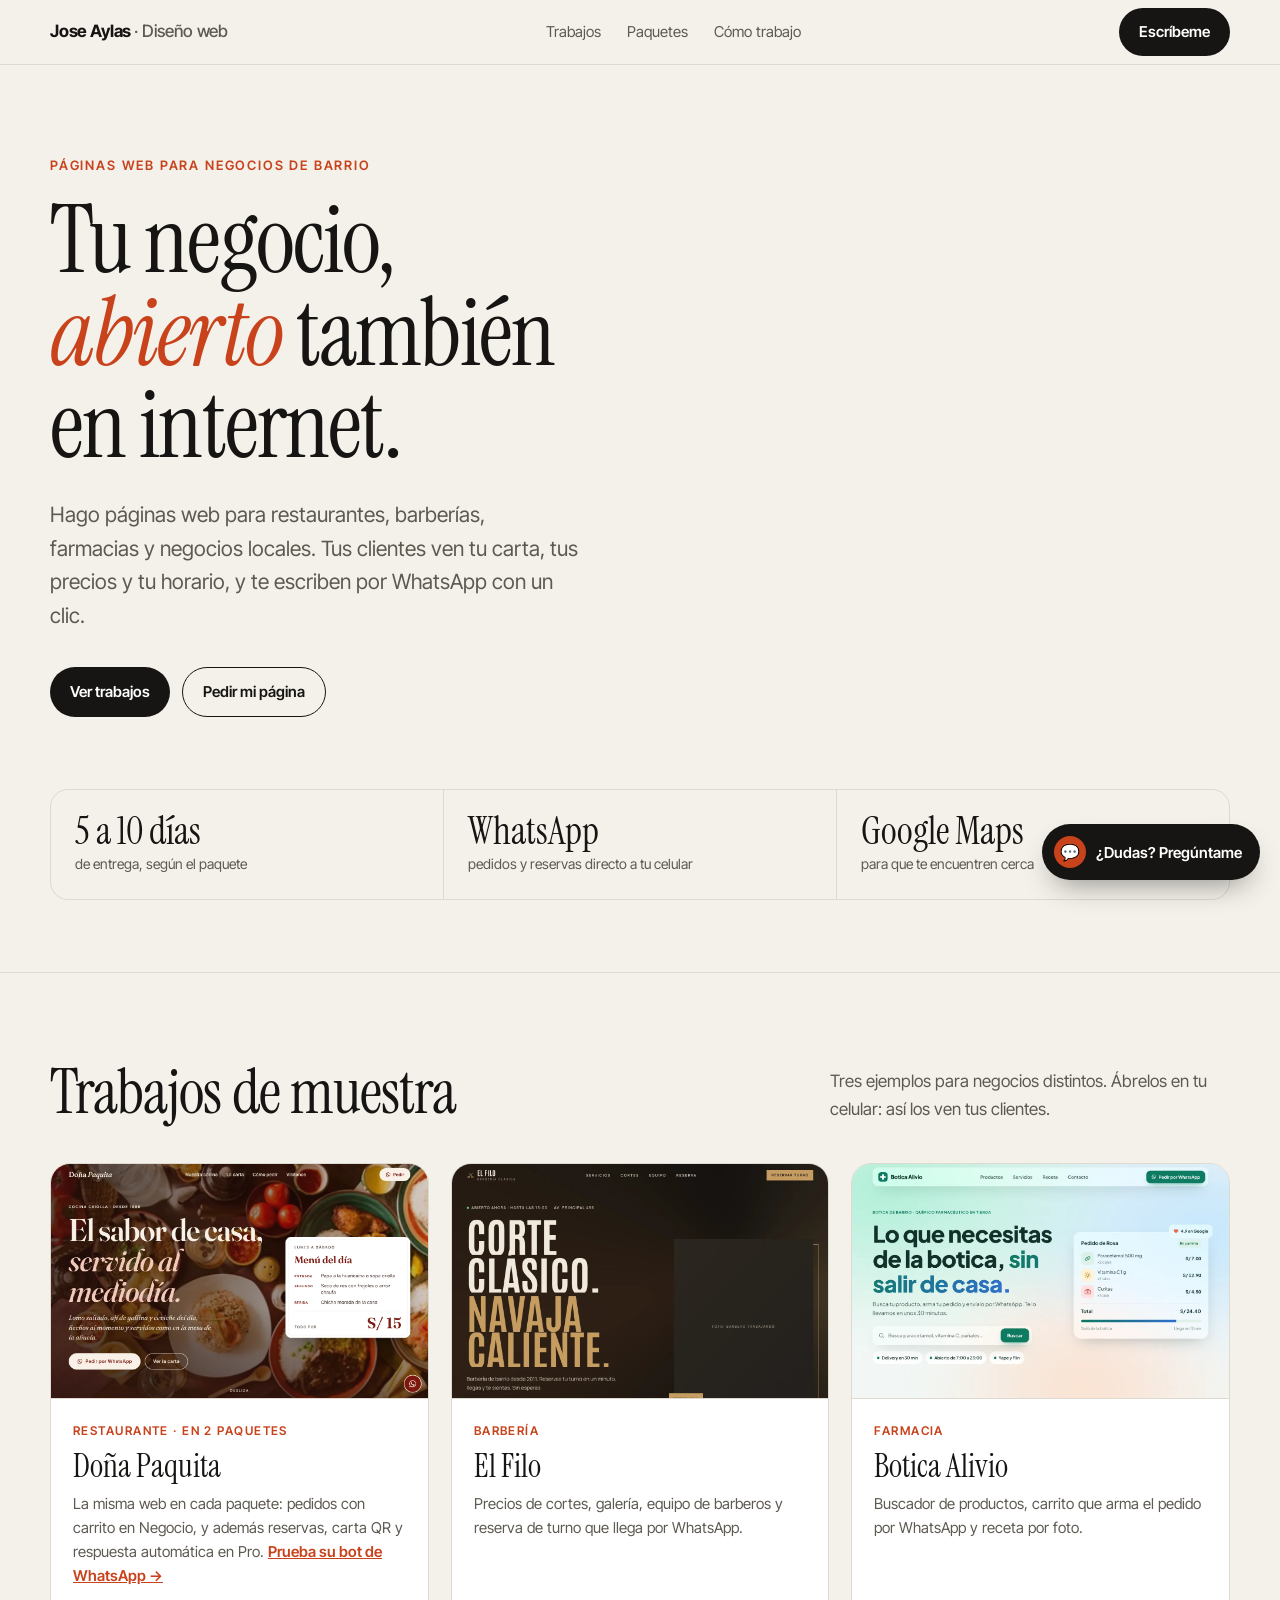
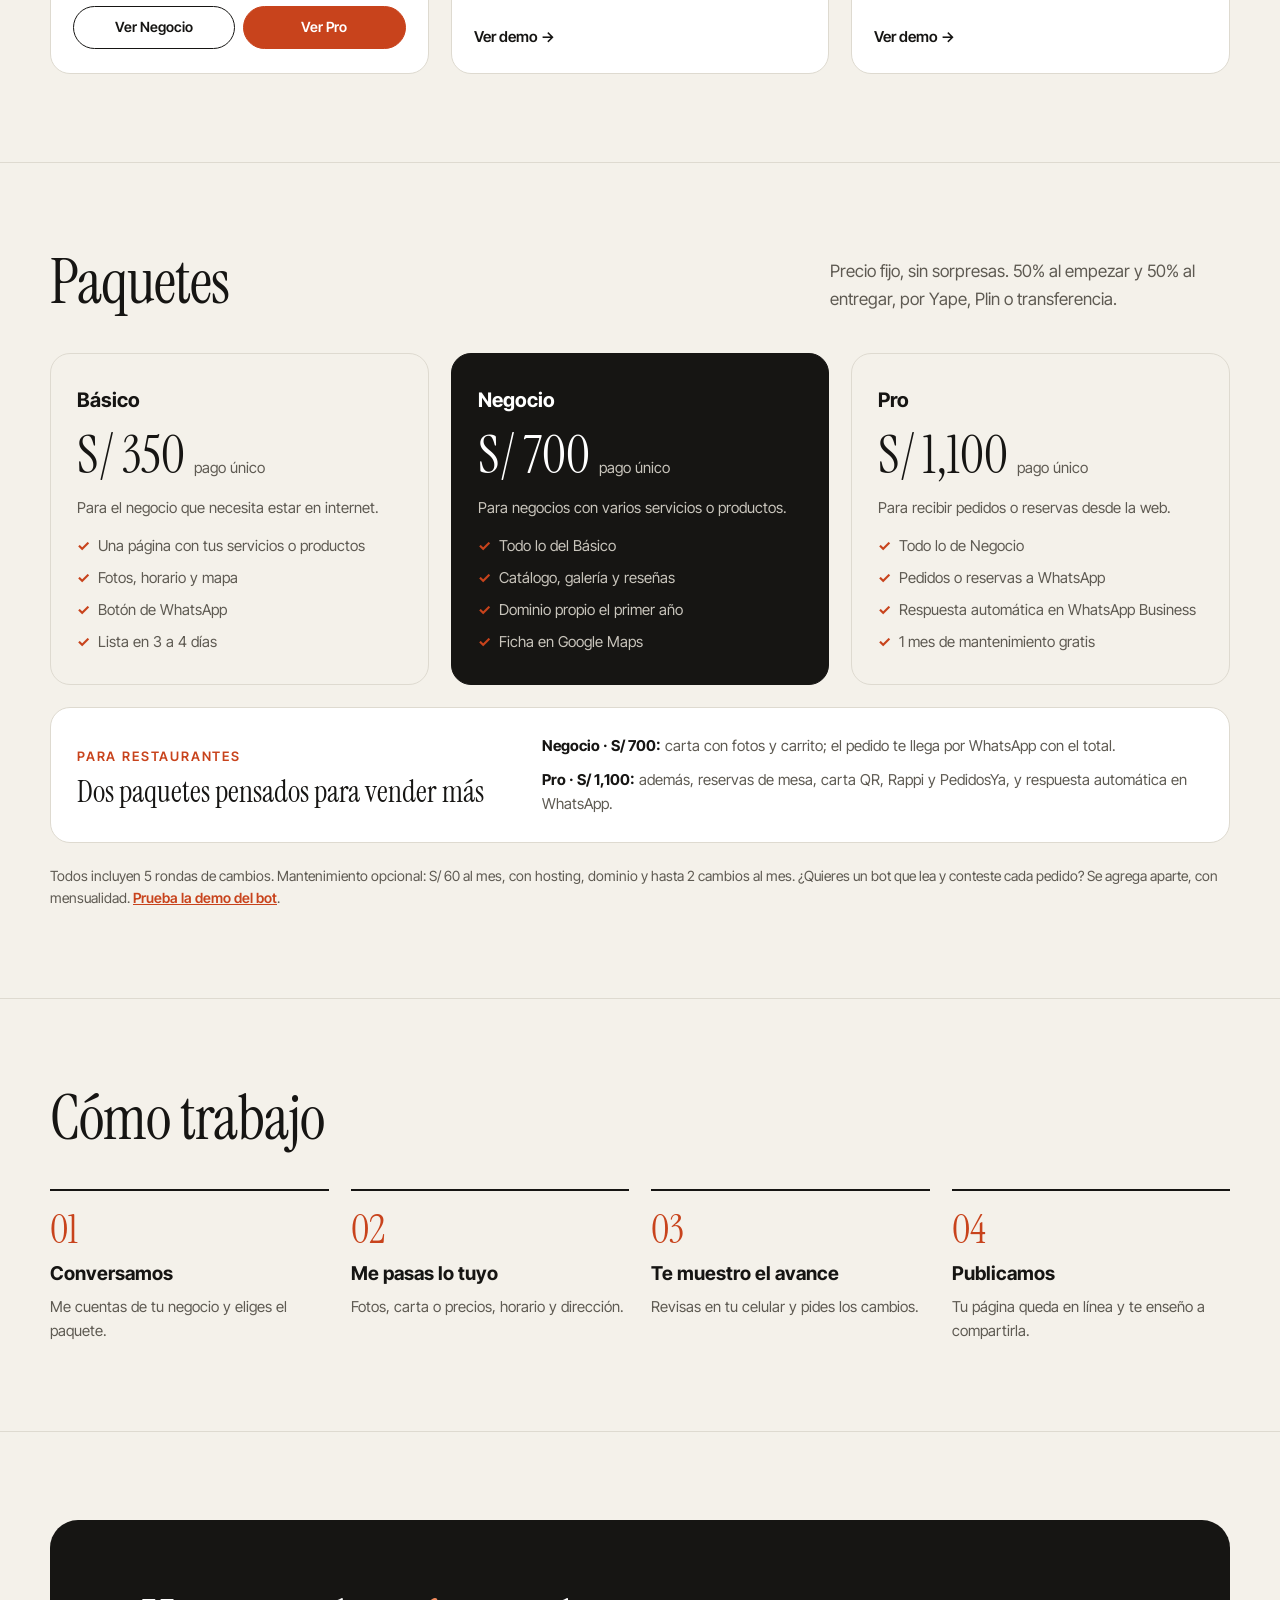
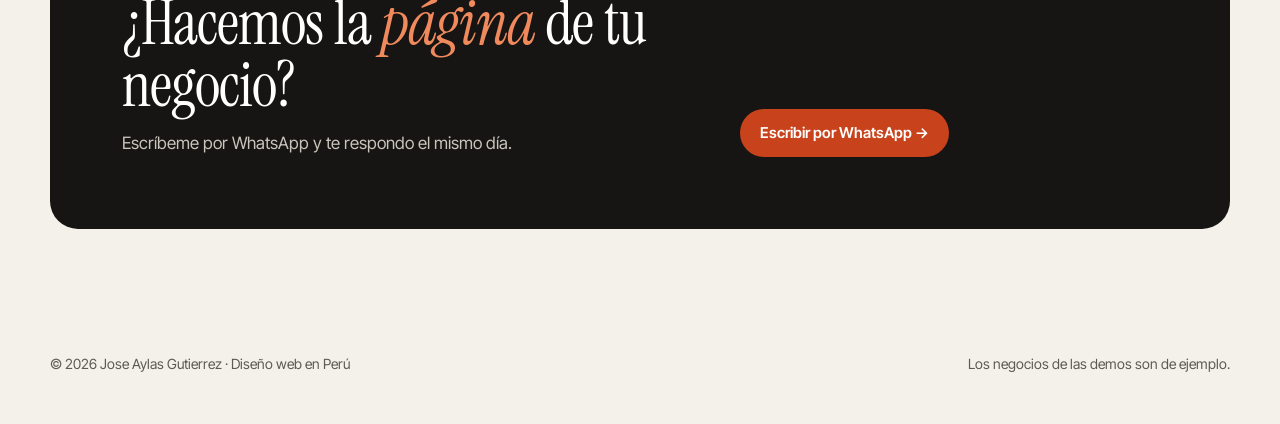
<file: index.html>
<!doctype html>
<html lang="es">
<head>
<meta charset="utf-8">
<meta name="viewport" content="width=device-width, initial-scale=1">
<title>Jose Aylas Gutierrez · Páginas web para negocios locales</title>
<meta name="description" content="Diseño páginas web para restaurantes, barberías, farmacias y negocios de barrio en Perú. Pedidos y reservas por WhatsApp, Google Maps y entrega en días.">
<link rel="canonical" href="https://wentoqleao.github.io/">
<meta property="og:title" content="Jose Aylas Gutierrez · Páginas web para negocios locales">
<meta property="og:description" content="Webs para restaurantes, barberías y farmacias con pedidos por WhatsApp.">
<meta property="og:image" content="https://wentoqleao.github.io/assets/dona-paquita.webp">
<meta property="og:type" content="website">
<!-- Google Search Console: pega aquí la etiqueta de verificación -->
<link rel="preconnect" href="https://fonts.googleapis.com">
<link rel="preconnect" href="https://fonts.gstatic.com" crossorigin>
<link href="https://fonts.googleapis.com/css2?family=Instrument+Serif:ital@0;1&family=Inter+Tight:wght@400;500;600;700&display=swap" rel="stylesheet">
<link rel="stylesheet" href="asistente.css?v=20261112">
<style>
:root{--bg:#F4F1EA;--card:#FFFFFF;--ink:#161513;--muted:#5E5A52;--line:#DEDAD0;--acc:#C8431C;--acc-ink:#FFFFFF}
*{box-sizing:border-box;margin:0;padding:0}
html{scroll-behavior:smooth}
body{background:var(--bg);color:var(--ink);font:400 17px/1.6 "Inter Tight",system-ui,sans-serif;-webkit-font-smoothing:antialiased}
a{color:inherit}
img{display:block;max-width:100%}
.wrap{width:min(1180px,100% - 32px);margin-inline:auto}
.serif{font-family:"Instrument Serif",Georgia,serif;font-weight:400}
header{position:sticky;top:0;z-index:5;background:color-mix(in srgb,var(--bg) 88%,transparent);backdrop-filter:blur(10px);border-bottom:1px solid var(--line)}
.bar{display:flex;align-items:center;justify-content:space-between;height:64px;gap:16px}
.logo{font-weight:700;letter-spacing:-.01em;text-decoration:none}
.logo span{color:var(--muted);font-weight:500}
nav{display:flex;gap:26px;font-size:15px}
nav a{text-decoration:none;color:var(--muted)}
nav a:hover{color:var(--ink)}
.btn{display:inline-flex;align-items:center;gap:8px;background:var(--ink);color:#fff;text-decoration:none;font-weight:600;font-size:15px;padding:12px 20px;border-radius:999px;transition:transform .2s,background .2s}
.btn:hover{transform:translateY(-2px);background:var(--acc)}
.btn.ghost{background:transparent;color:var(--ink);border:1px solid var(--ink)}
.btn.ghost:hover{background:var(--ink);color:#fff}
.hero{padding:96px 0 72px}
.kicker{font-size:13px;font-weight:600;letter-spacing:.14em;text-transform:uppercase;color:var(--acc)}
h1{font-size:clamp(46px,8vw,104px);line-height:.98;letter-spacing:-.02em;margin:18px 0 26px;max-width:12ch}
h1 em{color:var(--acc)}
.lead{font-size:clamp(18px,2vw,21px);color:var(--muted);max-width:44ch}
.cta{display:flex;flex-wrap:wrap;gap:12px;margin-top:34px}
.facts{display:grid;grid-template-columns:repeat(3,minmax(0,1fr));gap:1px;background:var(--line);border:1px solid var(--line);border-radius:18px;overflow:hidden;margin-top:72px}
.facts div{background:var(--bg);padding:22px 24px}
.facts b{display:block;font-family:"Instrument Serif",Georgia,serif;font-weight:400;font-size:38px;line-height:1}
.facts span{font-size:14px;color:var(--muted)}
section{padding:88px 0;border-top:1px solid var(--line)}
.head{display:flex;justify-content:space-between;align-items:end;gap:24px;margin-bottom:40px;flex-wrap:wrap}
h2{font-size:clamp(38px,5vw,62px);line-height:1;letter-spacing:-.015em}
.head p{color:var(--muted);max-width:40ch}
.demos{display:grid;grid-template-columns:repeat(3,minmax(0,1fr));gap:22px}
.demo{background:var(--card);border:1px solid var(--line);border-radius:20px;overflow:hidden;text-decoration:none;display:flex;flex-direction:column;transition:transform .25s,box-shadow .25s}
.demo:hover{transform:translateY(-6px);box-shadow:0 24px 50px -24px rgba(22,21,19,.35)}
.shot{aspect-ratio:16/10;overflow:hidden;background:#ddd;border-bottom:1px solid var(--line)}
.shot img{width:100%;height:100%;object-fit:cover;object-position:top;transition:transform .5s}
.demo:hover .shot img{transform:scale(1.04)}
.demo .body{padding:22px 22px 24px;display:flex;flex-direction:column;gap:10px;flex:1}
.tag{font-size:12px;font-weight:600;letter-spacing:.12em;text-transform:uppercase;color:var(--acc)}
.demo h3{font-family:"Instrument Serif",Georgia,serif;font-weight:400;font-size:32px;line-height:1}
.demo p{color:var(--muted);font-size:15px}
.demo p a,.note a{color:var(--acc);font-weight:600}
.demo .go{margin-top:auto;padding-top:8px;font-weight:600;font-size:15px}
a.shot{display:block}
.tiers{display:flex;gap:8px;margin-top:auto;padding-top:8px;flex-wrap:wrap}
.tiers a{flex:1;text-align:center;text-decoration:none;font-weight:600;font-size:14px;padding:9px 10px;border:1px solid var(--ink);border-radius:999px;transition:background .2s,color .2s}
.tiers a:hover{background:var(--ink);color:#fff}
.tiers a:last-child{background:var(--acc);border-color:var(--acc);color:#fff}
.resto{margin-top:22px;border:1px solid var(--line);border-radius:20px;padding:26px;display:grid;grid-template-columns:minmax(0,.8fr) minmax(0,1.2fr);gap:24px;align-items:center;background:var(--card)}
.resto h3{font-size:30px;line-height:1.05;margin-top:6px}
.resto ul{list-style:none;display:grid;gap:10px;font-size:15px;color:var(--muted)}
.resto b{color:var(--ink)}
@media (max-width:900px){.resto{grid-template-columns:minmax(0,1fr)}}
.packs.two{grid-template-columns:repeat(2,minmax(0,1fr));max-width:900px}
.packs{display:grid;grid-template-columns:repeat(3,minmax(0,1fr));gap:22px}
.pack{border:1px solid var(--line);border-radius:20px;padding:30px 26px;background:var(--bg);display:flex;flex-direction:column;gap:14px}
.pack.star{background:var(--ink);color:#fff;border-color:var(--ink)}
.pack.star .muted,.pack.star li{color:#C9C5BC}
.pack h3{font-size:20px}
.price{font-family:"Instrument Serif",Georgia,serif;font-size:52px;line-height:1}
.price small{font-family:"Inter Tight",sans-serif;font-size:15px;color:var(--muted)}
.pack.star .price small{color:#C9C5BC}
.muted{color:var(--muted);font-size:15px}
.pack ul{list-style:none;display:grid;gap:8px;font-size:15px;color:var(--muted)}
.pack li::before{content:"✓";color:var(--acc);font-weight:700;margin-right:8px}
.note{margin-top:22px;font-size:14px;color:var(--muted)}
.steps{display:grid;grid-template-columns:repeat(4,minmax(0,1fr));gap:22px;counter-reset:s}
.step{border-top:2px solid var(--ink);padding-top:18px}
.step::before{counter-increment:s;content:"0" counter(s);font-family:"Instrument Serif",Georgia,serif;font-size:40px;color:var(--acc);display:block;line-height:1;margin-bottom:10px}
.step h3{font-size:19px;margin-bottom:6px}
.step p{color:var(--muted);font-size:15px}
.contact{background:var(--ink);color:#fff;border-radius:28px;padding:clamp(36px,6vw,72px);display:grid;grid-template-columns:minmax(0,1.4fr) minmax(0,1fr);gap:32px;align-items:end}
.contact h2 em{color:#F08A5D}
.contact p{color:#C9C5BC}
.contact .btn{background:var(--acc)}
.contact .btn:hover{background:#fff;color:var(--ink)}
footer{padding:36px 0 48px;font-size:14px;color:var(--muted)}
footer .wrap{display:flex;justify-content:space-between;gap:16px;flex-wrap:wrap}
@media (max-width:900px){
  nav{display:none}
  .demos,.packs,.packs.two{grid-template-columns:minmax(0,1fr)}
  .steps{grid-template-columns:repeat(2,minmax(0,1fr))}
  .contact{grid-template-columns:minmax(0,1fr)}
}
@media (max-width:560px){
  .hero{padding:64px 0 48px}
  .facts{grid-template-columns:minmax(0,1fr)}
  .steps{grid-template-columns:minmax(0,1fr)}
  section{padding:64px 0}
  .bar .btn{padding:10px 16px;font-size:14px}
}
/* Proporción: el título no desborda pantallas bajas */
@media (min-width:700px){.hero{padding:clamp(56px,10svh,96px) 0 clamp(48px,8svh,72px)}h1{font-size:clamp(46px,min(7.4vw,12svh),104px)}}
</style>
</head>
<body>
<header>
  <div class="wrap bar">
    <a class="logo" href="#">Jose Aylas <span>· Diseño web</span></a>
    <nav><a href="#trabajos">Trabajos</a><a href="#paquetes">Paquetes</a><a href="#proceso">Cómo trabajo</a></nav>
    <a class="btn" href="#contacto">Escríbeme</a>
  </div>
</header>

<main>
  <div class="wrap hero">
    <p class="kicker">Páginas web para negocios de barrio</p>
    <h1 class="serif">Tu negocio, <em>abierto</em> también en internet.</h1>
    <p class="lead">Hago páginas web para restaurantes, barberías, farmacias y negocios locales. Tus clientes ven tu carta, tus precios y tu horario, y te escriben por WhatsApp con un clic.</p>
    <div class="cta">
      <a class="btn" href="#trabajos">Ver trabajos</a>
      <a class="btn ghost" href="#contacto">Pedir mi página</a>
    </div>
    <div class="facts">
      <div><b>5 a 10 días</b><span>de entrega, según el paquete</span></div>
      <div><b>WhatsApp</b><span>pedidos y reservas directo a tu celular</span></div>
      <div><b>Google Maps</b><span>para que te encuentren cerca</span></div>
    </div>
  </div>

  <section id="trabajos">
    <div class="wrap">
      <div class="head">
        <h2 class="serif">Trabajos de muestra</h2>
        <p>Tres ejemplos para negocios distintos. Ábrelos en tu celular: así los ven tus clientes.</p>
      </div>
      <div class="demos">
        <div class="demo">
          <a class="shot" href="dona-paquita/"><img src="assets/dona-paquita.webp" alt="Página web del restaurante Doña Paquita" loading="lazy" width="1280" height="800"></a>
          <div class="body">
            <span class="tag">Restaurante · en 2 paquetes</span>
            <h3>Doña Paquita</h3>
            <p>La misma web en cada paquete: pedidos con carrito en Negocio, y además reservas, carta QR y respuesta automática en Pro. <a href="bot-whatsapp/">Prueba su bot de WhatsApp →</a></p>
            <div class="tiers"><a href="dona-paquita/">Ver Negocio</a><a href="dona-paquita-pro/">Ver Pro</a></div>
          </div>
        </div>
        <a class="demo" href="el-filo-barberia/">
          <div class="shot"><img src="assets/el-filo-barberia.webp" alt="Página web de la barbería El Filo" loading="lazy" width="1280" height="800"></div>
          <div class="body">
            <span class="tag">Barbería</span>
            <h3>El Filo</h3>
            <p>Precios de cortes, galería, equipo de barberos y reserva de turno que llega por WhatsApp.</p>
            <span class="go">Ver demo →</span>
          </div>
        </a>
        <a class="demo" href="botica-alivio/">
          <div class="shot"><img src="assets/botica-alivio.webp" alt="Página web de la farmacia Botica Alivio" loading="lazy" width="1280" height="800"></div>
          <div class="body">
            <span class="tag">Farmacia</span>
            <h3>Botica Alivio</h3>
            <p>Buscador de productos, carrito que arma el pedido por WhatsApp y receta por foto.</p>
            <span class="go">Ver demo →</span>
          </div>
        </a>
      </div>
    </div>
  </section>

  <section id="paquetes">
    <div class="wrap">
      <div class="head">
        <h2 class="serif">Paquetes</h2>
        <p>Precio fijo, sin sorpresas. 50% al empezar y 50% al entregar, por Yape, Plin o transferencia.</p>
      </div>
      <div class="packs">
        <div class="pack">
          <h3>Básico</h3>
          <div class="price">S/ 350 <small>pago único</small></div>
          <p class="muted">Para el negocio que necesita estar en internet.</p>
          <ul><li>Una página con tus servicios o productos</li><li>Fotos, horario y mapa</li><li>Botón de WhatsApp</li><li>Lista en 3 a 4 días</li></ul>
        </div>
        <div class="pack star">
          <h3>Negocio</h3>
          <div class="price">S/ 700 <small>pago único</small></div>
          <p class="muted">Para negocios con varios servicios o productos.</p>
          <ul><li>Todo lo del Básico</li><li>Catálogo, galería y reseñas</li><li>Dominio propio el primer año</li><li>Ficha en Google Maps</li></ul>
        </div>
        <div class="pack">
          <h3>Pro</h3>
          <div class="price">S/ 1,100 <small>pago único</small></div>
          <p class="muted">Para recibir pedidos o reservas desde la web.</p>
          <ul><li>Todo lo de Negocio</li><li>Pedidos o reservas a WhatsApp</li><li>Respuesta automática en WhatsApp Business</li><li>1 mes de mantenimiento gratis</li></ul>
        </div>
      </div>
      <div class="resto">
        <div><span class="kicker">Para restaurantes</span><h3 class="serif">Dos paquetes pensados para vender más</h3></div>
        <ul>
          <li><b>Negocio · S/ 700:</b> carta con fotos y carrito; el pedido te llega por WhatsApp con el total.</li>
          <li><b>Pro · S/ 1,100:</b> además, reservas de mesa, carta QR, Rappi y PedidosYa, y respuesta automática en WhatsApp.</li>
        </ul>
      </div>
      <p class="note">Todos incluyen 5 rondas de cambios. Mantenimiento opcional: S/ 60 al mes, con hosting, dominio y hasta 2 cambios al mes. ¿Quieres un bot que lea y conteste cada pedido? Se agrega aparte, con mensualidad. <a href="bot-whatsapp/">Prueba la demo del bot</a>.</p>
    </div>
  </section>

  <section id="proceso">
    <div class="wrap">
      <div class="head"><h2 class="serif">Cómo trabajo</h2></div>
      <div class="steps">
        <div class="step"><h3>Conversamos</h3><p>Me cuentas de tu negocio y eliges el paquete.</p></div>
        <div class="step"><h3>Me pasas lo tuyo</h3><p>Fotos, carta o precios, horario y dirección.</p></div>
        <div class="step"><h3>Te muestro el avance</h3><p>Revisas en tu celular y pides los cambios.</p></div>
        <div class="step"><h3>Publicamos</h3><p>Tu página queda en línea y te enseño a compartirla.</p></div>
      </div>
    </div>
  </section>

  <section id="contacto">
    <div class="wrap">
      <div class="contact">
        <div>
          <h2 class="serif">¿Hacemos la <em>página</em> de tu negocio?</h2>
          <p style="margin-top:14px">Escríbeme por WhatsApp y te respondo el mismo día.</p>
        </div>
        <div><a class="btn" href="https://wa.me/51933952330?text=Hola%20Jose%2C%20vi%20tu%20portafolio%20y%20quiero%20una%20p%C3%A1gina%20web%20para%20mi%20negocio." target="_blank" rel="noopener">Escribir por WhatsApp →</a></div>
      </div>
    </div>
  </section>
</main>

<footer>
  <div class="wrap"><span>© 2026 Jose Aylas Gutierrez · Diseño web en Perú</span><span>Los negocios de las demos son de ejemplo.</span></div>
</footer>
<script src="asistente.js?v=20261112" defer></script>
</body>
</html>
</file>
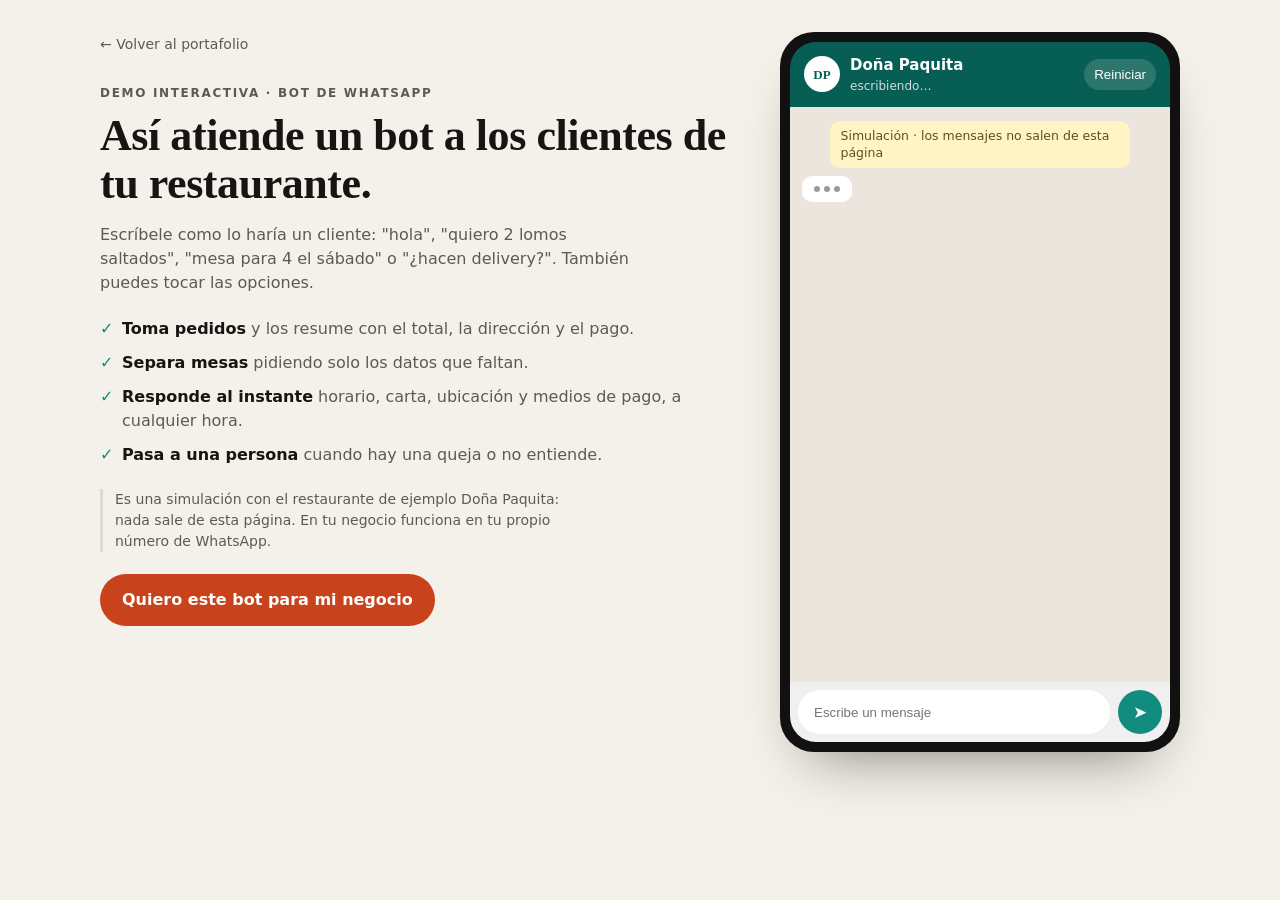
<file: bot-whatsapp/index.html>
<!doctype html>
<html lang="es">
<head>
<meta charset="utf-8">
<meta name="robots" content="noindex">
<meta http-equiv="Content-Security-Policy" content="default-src 'self'; script-src 'self'; style-src 'self'; img-src 'self' data:; font-src 'self'; connect-src 'none'; object-src 'none'; base-uri 'self'; form-action 'none'; upgrade-insecure-requests">
<meta name="referrer" content="strict-origin-when-cross-origin">
<meta name="viewport" content="width=device-width, initial-scale=1, viewport-fit=cover">
<title>Demo de bot de WhatsApp para restaurantes · Jose Aylas Gutierrez</title>
<meta name="description" content="Prueba cómo un bot de WhatsApp atiende un restaurante: carta, pedidos, reservas, horario y delivery.">
<meta name="theme-color" content="#075E54">
<link rel="stylesheet" href="bot.css?v=20261110">
</head>
<body>
<main class="layout">
  <section class="intro">
    <a class="back" href="../">← Volver al portafolio</a>
    <p class="kicker">Demo interactiva · bot de WhatsApp</p>
    <h1>Así atiende un bot a los clientes de tu restaurante.</h1>
    <p>Escríbele como lo haría un cliente: "hola", "quiero 2 lomos saltados", "mesa para 4 el sábado" o "¿hacen delivery?". También puedes tocar las opciones.</p>
    <ul class="feats">
      <li><b>Toma pedidos</b> y los resume con el total, la dirección y el pago.</li>
      <li><b>Separa mesas</b> pidiendo solo los datos que faltan.</li>
      <li><b>Responde al instante</b> horario, carta, ubicación y medios de pago, a cualquier hora.</li>
      <li><b>Pasa a una persona</b> cuando hay una queja o no entiende.</li>
    </ul>
    <p class="note">Es una simulación con el restaurante de ejemplo Doña Paquita: nada sale de esta página. En tu negocio funciona en tu propio número de WhatsApp.</p>
    <a class="cta" href="https://wa.me/51933952330?text=Hola%20Jose%2C%20prob%C3%A9%20la%20demo%20del%20bot%20y%20quiero%20uno%20para%20mi%20negocio" target="_blank" rel="noopener noreferrer">Quiero este bot para mi negocio</a>
  </section>

  <section class="phone" aria-label="Simulación de chat de WhatsApp">
    <header class="ph-head">
      <span class="avatar" aria-hidden="true">DP</span>
      <div><b>Doña Paquita</b><span data-status>Cuenta de empresa</span></div>
      <button class="reset" type="button" data-reset aria-label="Reiniciar la conversación">Reiniciar</button>
    </header>
    <div class="chat" data-chat role="log" aria-live="polite" aria-relevant="additions"></div>
    <div class="chips" data-chips></div>
    <form class="composer" data-form autocomplete="off">
      <label class="sr" for="msg">Escribe un mensaje</label>
      <input id="msg" name="msg" type="text" maxlength="200" placeholder="Escribe un mensaje" data-input>
      <button type="submit" aria-label="Enviar">➤</button>
    </form>
  </section>
</main>
<script src="bot.js?v=20261110"></script>
</body>
</html>
</file>
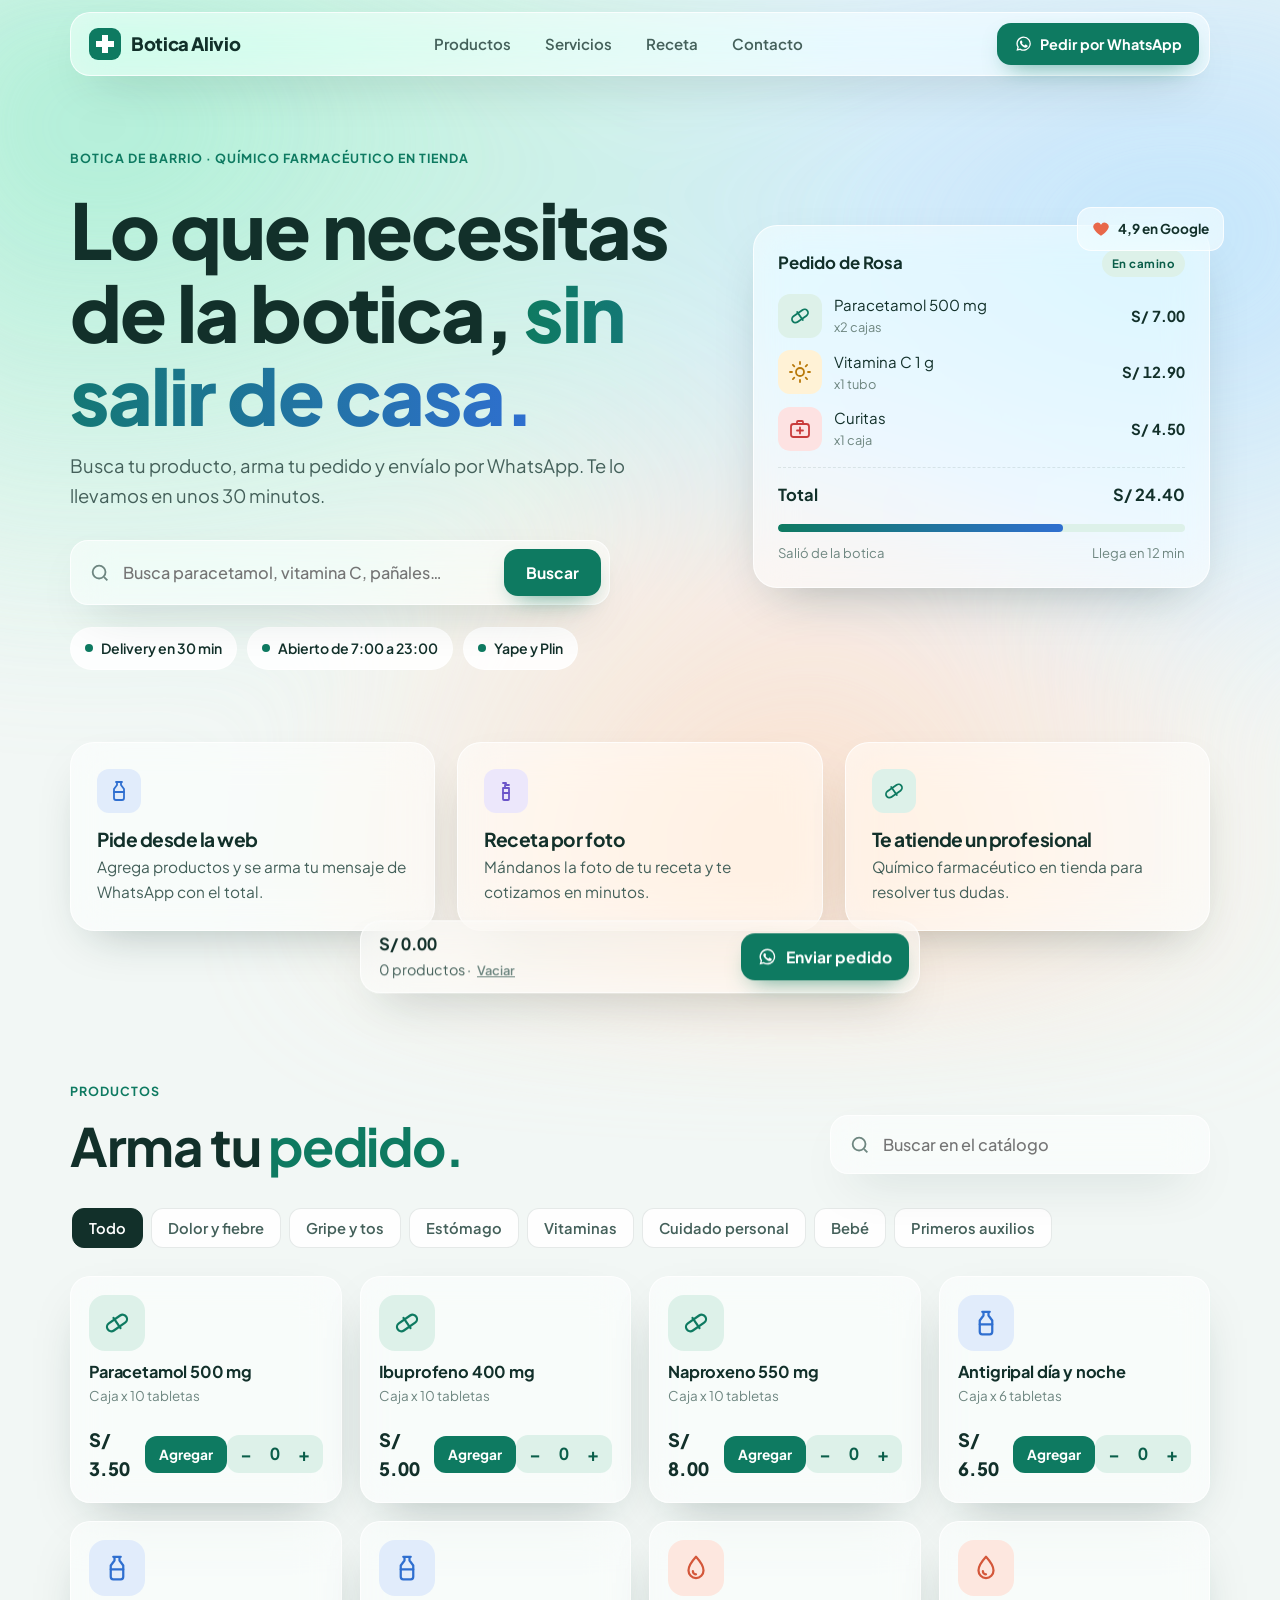
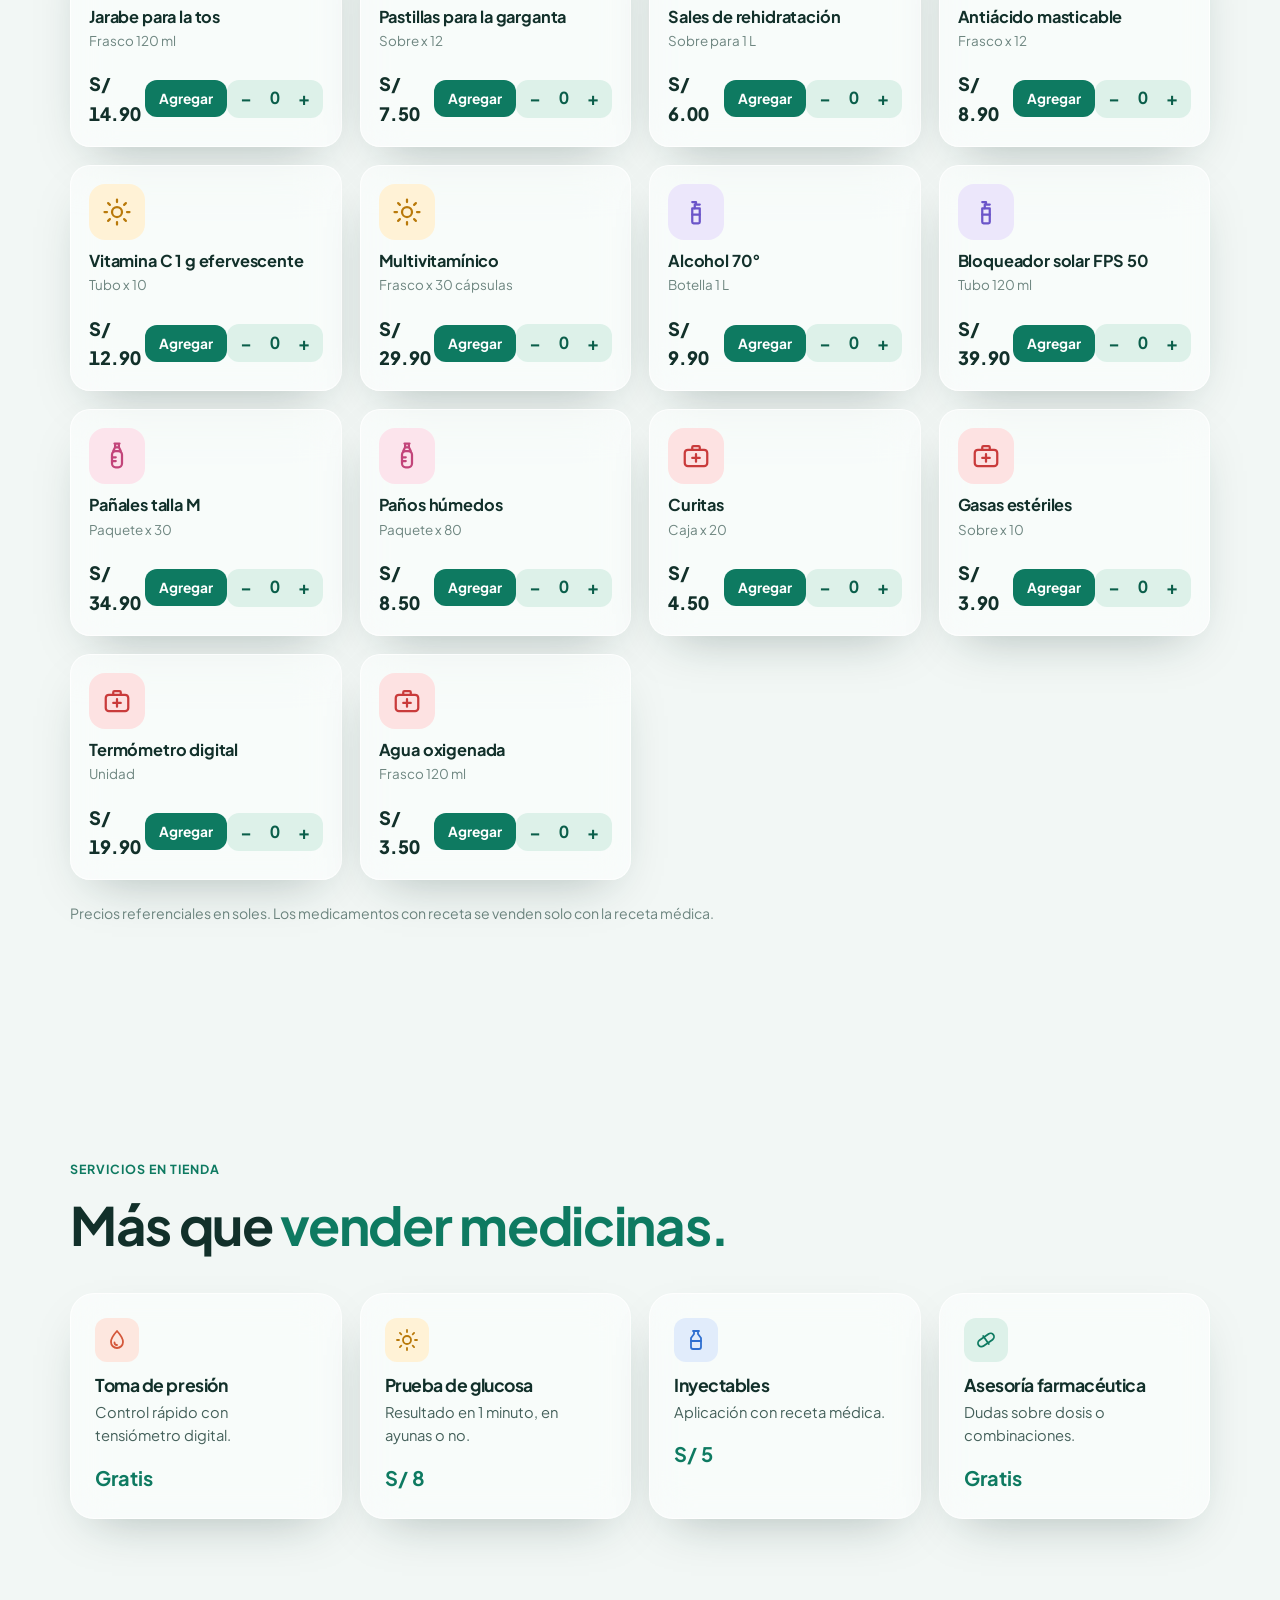
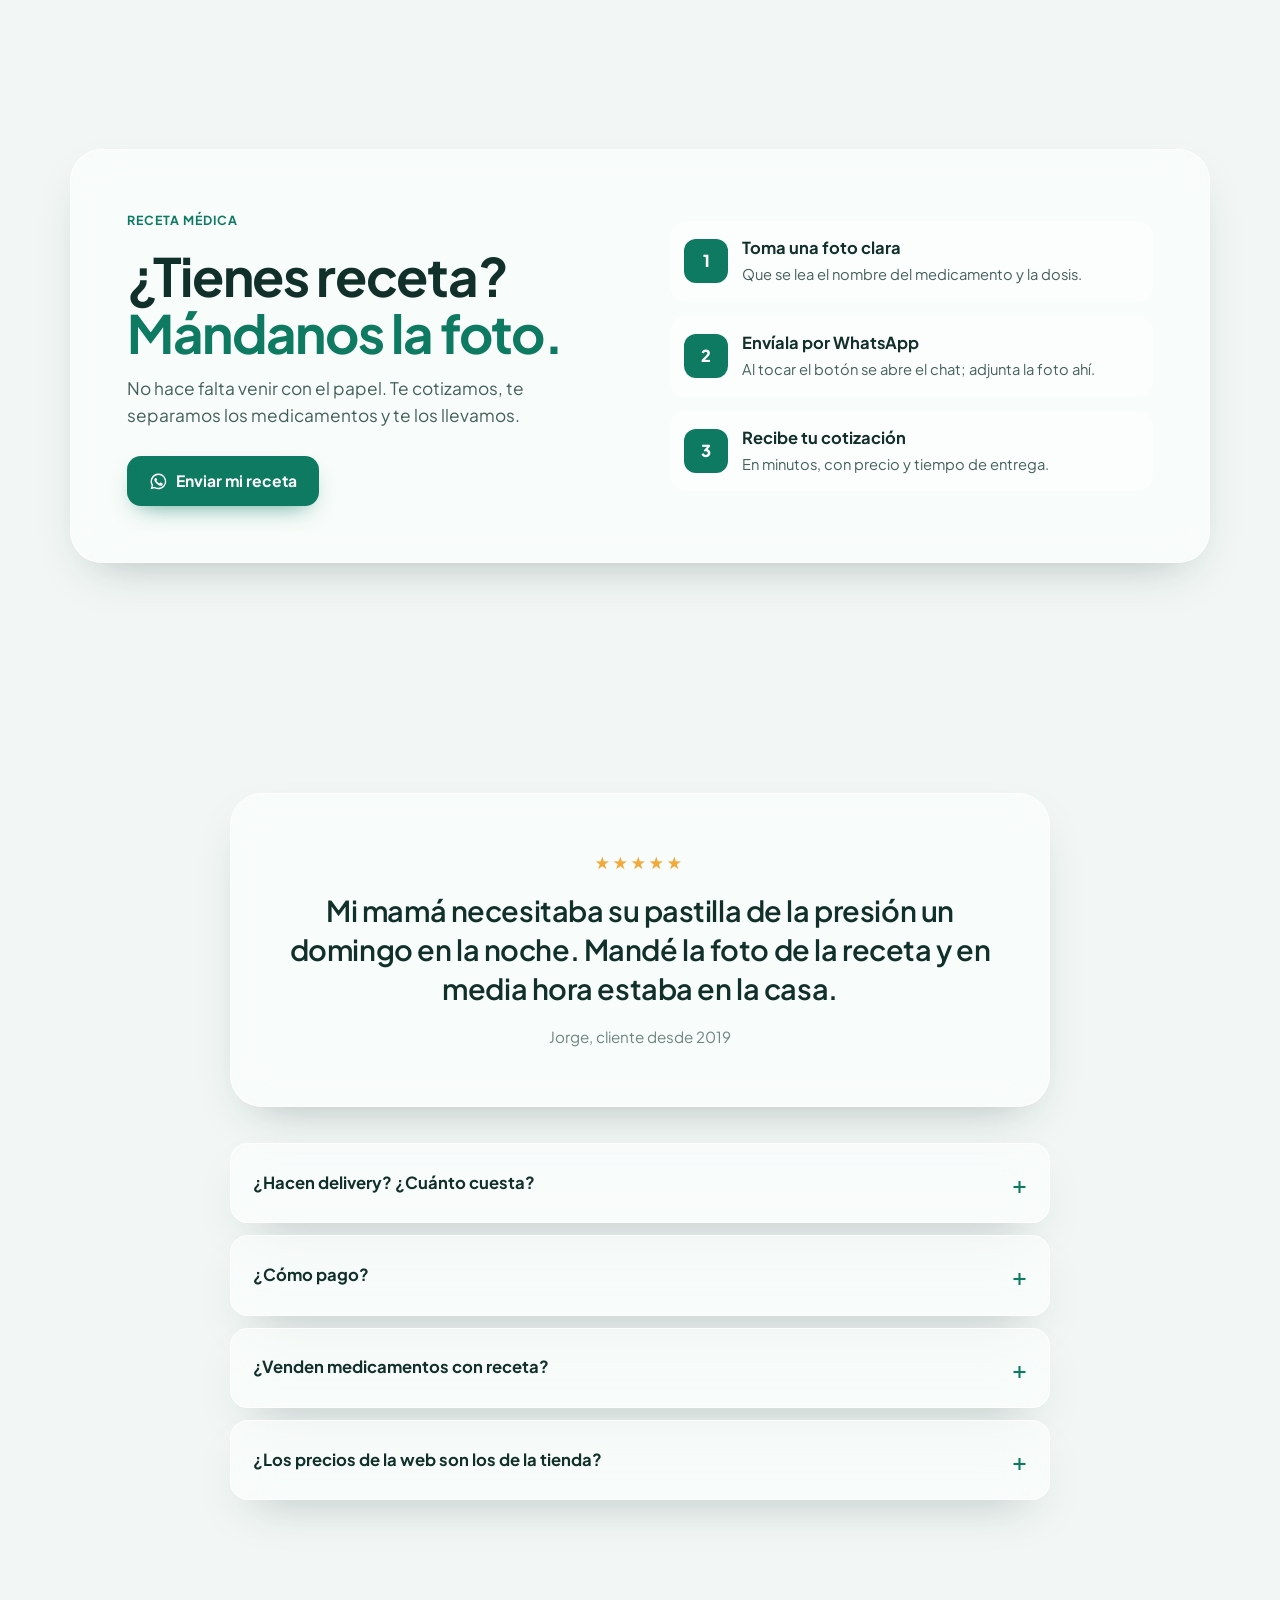
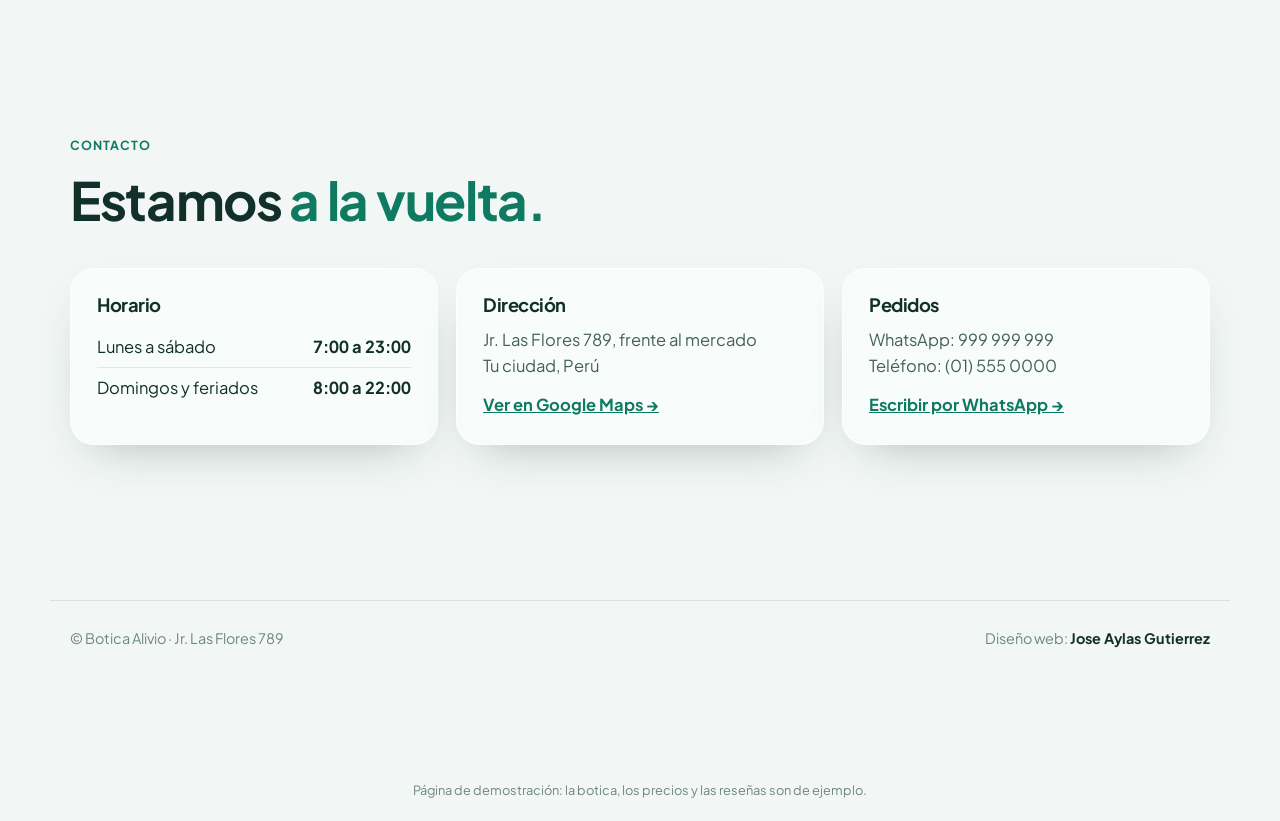
<file: botica-alivio/index.html>
<!doctype html>
<html lang="es">
<head>
<meta charset="utf-8">
<meta name="robots" content="noindex, follow">
<meta name="viewport" content="width=device-width, initial-scale=1, viewport-fit=cover">
<title>Botica Alivio</title>
<meta name="description" content="Botica de barrio con delivery en 30 minutos. Arma tu pedido y envíalo por WhatsApp.">
<meta name="theme-color" content="#0E7A61">
<script>document.documentElement.classList.add("js")</script>
<link rel="preconnect" href="https://fonts.googleapis.com">
<link rel="preconnect" href="https://fonts.gstatic.com" crossorigin>
<link rel="stylesheet" href="https://fonts.googleapis.com/css2?family=Plus+Jakarta+Sans:wght@400;500;600;700;800&display=swap">
<link rel="stylesheet" href="styles.css?v=20261108">
<script defer src="main.js?v=20261108"></script>
</head>
<body>
<a class="skip" href="#contenido">Saltar al contenido</a>
<div class="mesh" aria-hidden="true"></div>
<header class="nav">
  <div class="wrap"><div class="nav-in glass">
    <a class="logo" href="#inicio"><svg viewBox="0 0 32 32" aria-hidden="true"><rect width="32" height="32" rx="9" fill="#0E7A61"/><path d="M13 7h6v6h6v6h-6v6h-6v-6H7v-6h6z" fill="#fff"/></svg>Botica Alivio</a>
    <nav class="nav-links" aria-label="Secciones"><span class="nav-pill" aria-hidden="true"></span><a href="#productos">Productos</a><a href="#servicios">Servicios</a><a href="#receta">Receta</a><a href="#contacto">Contacto</a></nav>
    <a class="btn" href="https://wa.me/51999999999?text=Hola%2C%20quisiera%20hacer%20un%20pedido" target="_blank" rel="noopener"><svg viewBox="0 0 24 24" aria-hidden="true"><path d="M12 2a10 10 0 0 0-8.6 15.1L2 22l5-1.3A10 10 0 1 0 12 2zm0 18.2a8.2 8.2 0 0 1-4.2-1.2l-.3-.2-3 .8.8-2.9-.2-.3A8.2 8.2 0 1 1 12 20.2zm4.5-6.1c-.2-.1-1.5-.7-1.7-.8s-.4-.1-.6.1-.7.8-.8 1-.3.2-.5.1a6.7 6.7 0 0 1-3.3-2.9c-.2-.4.2-.4.7-1.3.1-.2 0-.3 0-.4l-.8-1.8c-.2-.5-.4-.4-.6-.4h-.5a1 1 0 0 0-.7.3 3 3 0 0 0-.9 2.2 5.2 5.2 0 0 0 1.1 2.7 11.8 11.8 0 0 0 4.5 4c1.7.7 2.3.8 3.2.6a2.7 2.7 0 0 0 1.8-1.2 2.2 2.2 0 0 0 .1-1.3c0-.1-.2-.2-.5-.3z"/></svg><span>Pedir por WhatsApp</span></a>
  </div></div>
</header>
<main id="contenido">
  <section class="hero" id="inicio">
    <div class="wrap hero-grid">
      <div class="reveal">
        <span class="eyebrow">Botica de barrio · Químico farmacéutico en tienda</span>
        <h1>Lo que necesitas de la botica, <em>sin salir de casa.</em></h1>
        <p class="sec-sub">Busca tu producto, arma tu pedido y envíalo por WhatsApp. Te lo llevamos en unos 30 minutos.</p>
        <form class="search glass" data-hero-search role="search"><svg viewBox="0 0 24 24" aria-hidden="true"><circle cx="11" cy="11" r="7"/><path d="m20 20-3.5-3.5"/></svg><label class="sr" for="s-hero" style="position:absolute;width:1px;height:1px;overflow:hidden;clip:rect(0 0 0 0)">Buscar producto</label><input id="s-hero" data-search type="search" placeholder="Busca paracetamol, vitamina C, pañales…" autocomplete="off"><button class="btn" type="submit" data-magnetic>Buscar</button></form>
        <div class="chips"><span class="chip"><i></i>Delivery en 30 min</span><span class="chip"><i></i>Abierto de 7:00 a 23:00</span><span class="chip"><i></i>Yape y Plin</span></div>
      </div>
      <div class="reveal" style="--d:150ms;position:relative">
        <div class="order glass" aria-label="Ejemplo de pedido">
          <div class="order-top"><b>Pedido de Rosa</b><span class="badge">En camino</span></div>
          <ul><li><span class="ico" style="background:#DDF1E9"><svg viewBox="0 0 24 24" fill="none" stroke="#0E7A61" stroke-width="1.8" stroke-linecap="round" stroke-linejoin="round" aria-hidden="true"><rect x="3" y="8.5" width="18" height="7" rx="3.5" transform="rotate(-35 12 12)"/><path d="m9.2 7.9 5.6 8.2"/></svg></span><span>Paracetamol 500 mg<small>x2 cajas</small></span><b>S/ 7.00</b></li><li><span class="ico" style="background:#FFF2D6"><svg viewBox="0 0 24 24" fill="none" stroke="#B9790A" stroke-width="1.8" stroke-linecap="round" stroke-linejoin="round" aria-hidden="true"><circle cx="12" cy="12" r="4"/><path d="M12 2v2M12 20v2M4.9 4.9l1.4 1.4M17.7 17.7l1.4 1.4M2 12h2M20 12h2M4.9 19.1l1.4-1.4M17.7 6.3l1.4-1.4"/></svg></span><span>Vitamina C 1 g<small>x1 tubo</small></span><b>S/ 12.90</b></li><li><span class="ico" style="background:#FDE2E2"><svg viewBox="0 0 24 24" fill="none" stroke="#C93B3B" stroke-width="1.8" stroke-linecap="round" stroke-linejoin="round" aria-hidden="true"><rect x="3" y="7" width="18" height="13" rx="2.5"/><path d="M9 7V5a1 1 0 0 1 1-1h4a1 1 0 0 1 1 1v2M12 10.5v6M9 13.5h6"/></svg></span><span>Curitas<small>x1 caja</small></span><b>S/ 4.50</b></li></ul>
          <div class="order-total"><span>Total</span><span>S/ 24.40</span></div>
          <div class="track"><i></i></div>
          <div class="order-foot"><span>Salió de la botica</span><span>Llega en 12 min</span></div>
        </div>
        <span class="float-pill glass"><svg viewBox="0 0 24 24" aria-hidden="true"><path d="M12 21s-7-4.4-9.3-9A5.3 5.3 0 0 1 12 6.2 5.3 5.3 0 0 1 21.3 12C19 16.6 12 21 12 21z"/></svg>4,9 en Google</span>
      </div>
    </div>
  </section>

  <div class="wrap benefits">
    <div class="benefit glass reveal"><span class="ico" style="background:#E1ECFB"><svg viewBox="0 0 24 24" fill="none" stroke="#2F6FD0" stroke-width="1.8" stroke-linecap="round" stroke-linejoin="round" aria-hidden="true"><path d="M9 3h6M10 3v3l-3 4v9a2 2 0 0 0 2 2h6a2 2 0 0 0 2-2v-9l-3-4V3"/><path d="M7 13h10"/></svg></span><h3>Pide desde la web</h3><p>Agrega productos y se arma tu mensaje de WhatsApp con el total.</p></div>
    <div class="benefit glass reveal" style="--d:100ms"><span class="ico" style="background:#ECE7FB"><svg viewBox="0 0 24 24" fill="none" stroke="#6B55C9" stroke-width="1.8" stroke-linecap="round" stroke-linejoin="round" aria-hidden="true"><path d="M9 9h6v11a1 1 0 0 1-1 1h-4a1 1 0 0 1-1-1z"/><path d="M11 9V6h4M12 6V4h-3"/><path d="M9 14h6"/></svg></span><h3>Receta por foto</h3><p>Mándanos la foto de tu receta y te cotizamos en minutos.</p></div>
    <div class="benefit glass reveal" style="--d:200ms"><span class="ico" style="background:#DDF1E9"><svg viewBox="0 0 24 24" fill="none" stroke="#0E7A61" stroke-width="1.8" stroke-linecap="round" stroke-linejoin="round" aria-hidden="true"><rect x="3" y="8.5" width="18" height="7" rx="3.5" transform="rotate(-35 12 12)"/><path d="m9.2 7.9 5.6 8.2"/></svg></span><h3>Te atiende un profesional</h3><p>Químico farmacéutico en tienda para resolver tus dudas.</p></div>
  </div>

  <section id="productos">
    <div class="wrap">
      <div class="cat-head reveal">
        <div><span class="eyebrow">Productos</span><h2 class="sec-title">Arma tu <em>pedido.</em></h2></div>
        <form class="search glass" role="search" onsubmit="return false" style="margin-top:0;flex:1;max-width:380px"><svg viewBox="0 0 24 24" aria-hidden="true"><circle cx="11" cy="11" r="7"/><path d="m20 20-3.5-3.5"/></svg><label for="s-cat" style="position:absolute;width:1px;height:1px;overflow:hidden;clip:rect(0 0 0 0)">Buscar en el catálogo</label><input id="s-cat" data-search type="search" placeholder="Buscar en el catálogo" autocomplete="off"></form>
      </div>
      <div class="cats" role="group" aria-label="Categorías"><button class="cat" type="button" id="c-todo" data-cat="todo" aria-pressed="true">Todo</button><button class="cat" type="button" id="c-dolor" data-cat="dolor" aria-pressed="false">Dolor y fiebre</button><button class="cat" type="button" id="c-gripe" data-cat="gripe" aria-pressed="false">Gripe y tos</button><button class="cat" type="button" id="c-estomago" data-cat="estomago" aria-pressed="false">Estómago</button><button class="cat" type="button" id="c-vitaminas" data-cat="vitaminas" aria-pressed="false">Vitaminas</button><button class="cat" type="button" id="c-cuidado" data-cat="cuidado" aria-pressed="false">Cuidado personal</button><button class="cat" type="button" id="c-bebe" data-cat="bebe" aria-pressed="false">Bebé</button><button class="cat" type="button" id="c-auxilios" data-cat="auxilios" aria-pressed="false">Primeros auxilios</button></div>
      <div class="products">
        <article class="prod glass reveal" data-id="p0" data-cat="dolor" data-name="Paracetamol 500 mg (Caja x 10 tabletas)" data-price="3.50" data-q="Paracetamol 500 mg Caja x 10 tabletas Dolor y fiebre" style="--d:0ms">
          <span class="ico" style="background:#DDF1E9"><svg viewBox="0 0 24 24" fill="none" stroke="#0E7A61" stroke-width="1.8" stroke-linecap="round" stroke-linejoin="round" aria-hidden="true"><rect x="3" y="8.5" width="18" height="7" rx="3.5" transform="rotate(-35 12 12)"/><path d="m9.2 7.9 5.6 8.2"/></svg></span>
          <div><h3>Paracetamol 500 mg</h3><small>Caja x 10 tabletas</small></div>
          <div class="prod-foot"><span class="price">S/ 3.50</span><button class="add" type="button" aria-label="Agregar Paracetamol 500 mg">Agregar</button><span class="qty" hidden><button type="button" data-minus aria-label="Quitar uno">−</button><output>0</output><button type="button" data-plus aria-label="Agregar uno">+</button></span></div>
        </article>
        <article class="prod glass reveal" data-id="p1" data-cat="dolor" data-name="Ibuprofeno 400 mg (Caja x 10 tabletas)" data-price="5.00" data-q="Ibuprofeno 400 mg Caja x 10 tabletas Dolor y fiebre" style="--d:60ms">
          <span class="ico" style="background:#DDF1E9"><svg viewBox="0 0 24 24" fill="none" stroke="#0E7A61" stroke-width="1.8" stroke-linecap="round" stroke-linejoin="round" aria-hidden="true"><rect x="3" y="8.5" width="18" height="7" rx="3.5" transform="rotate(-35 12 12)"/><path d="m9.2 7.9 5.6 8.2"/></svg></span>
          <div><h3>Ibuprofeno 400 mg</h3><small>Caja x 10 tabletas</small></div>
          <div class="prod-foot"><span class="price">S/ 5.00</span><button class="add" type="button" aria-label="Agregar Ibuprofeno 400 mg">Agregar</button><span class="qty" hidden><button type="button" data-minus aria-label="Quitar uno">−</button><output>0</output><button type="button" data-plus aria-label="Agregar uno">+</button></span></div>
        </article>
        <article class="prod glass reveal" data-id="p2" data-cat="dolor" data-name="Naproxeno 550 mg (Caja x 10 tabletas)" data-price="8.00" data-q="Naproxeno 550 mg Caja x 10 tabletas Dolor y fiebre" style="--d:120ms">
          <span class="ico" style="background:#DDF1E9"><svg viewBox="0 0 24 24" fill="none" stroke="#0E7A61" stroke-width="1.8" stroke-linecap="round" stroke-linejoin="round" aria-hidden="true"><rect x="3" y="8.5" width="18" height="7" rx="3.5" transform="rotate(-35 12 12)"/><path d="m9.2 7.9 5.6 8.2"/></svg></span>
          <div><h3>Naproxeno 550 mg</h3><small>Caja x 10 tabletas</small></div>
          <div class="prod-foot"><span class="price">S/ 8.00</span><button class="add" type="button" aria-label="Agregar Naproxeno 550 mg">Agregar</button><span class="qty" hidden><button type="button" data-minus aria-label="Quitar uno">−</button><output>0</output><button type="button" data-plus aria-label="Agregar uno">+</button></span></div>
        </article>
        <article class="prod glass reveal" data-id="p3" data-cat="gripe" data-name="Antigripal día y noche (Caja x 6 tabletas)" data-price="6.50" data-q="Antigripal día y noche Caja x 6 tabletas Gripe y tos" style="--d:180ms">
          <span class="ico" style="background:#E1ECFB"><svg viewBox="0 0 24 24" fill="none" stroke="#2F6FD0" stroke-width="1.8" stroke-linecap="round" stroke-linejoin="round" aria-hidden="true"><path d="M9 3h6M10 3v3l-3 4v9a2 2 0 0 0 2 2h6a2 2 0 0 0 2-2v-9l-3-4V3"/><path d="M7 13h10"/></svg></span>
          <div><h3>Antigripal día y noche</h3><small>Caja x 6 tabletas</small></div>
          <div class="prod-foot"><span class="price">S/ 6.50</span><button class="add" type="button" aria-label="Agregar Antigripal día y noche">Agregar</button><span class="qty" hidden><button type="button" data-minus aria-label="Quitar uno">−</button><output>0</output><button type="button" data-plus aria-label="Agregar uno">+</button></span></div>
        </article>
        <article class="prod glass reveal" data-id="p4" data-cat="gripe" data-name="Jarabe para la tos (Frasco 120 ml)" data-price="14.90" data-q="Jarabe para la tos Frasco 120 ml Gripe y tos" style="--d:0ms">
          <span class="ico" style="background:#E1ECFB"><svg viewBox="0 0 24 24" fill="none" stroke="#2F6FD0" stroke-width="1.8" stroke-linecap="round" stroke-linejoin="round" aria-hidden="true"><path d="M9 3h6M10 3v3l-3 4v9a2 2 0 0 0 2 2h6a2 2 0 0 0 2-2v-9l-3-4V3"/><path d="M7 13h10"/></svg></span>
          <div><h3>Jarabe para la tos</h3><small>Frasco 120 ml</small></div>
          <div class="prod-foot"><span class="price">S/ 14.90</span><button class="add" type="button" aria-label="Agregar Jarabe para la tos">Agregar</button><span class="qty" hidden><button type="button" data-minus aria-label="Quitar uno">−</button><output>0</output><button type="button" data-plus aria-label="Agregar uno">+</button></span></div>
        </article>
        <article class="prod glass reveal" data-id="p5" data-cat="gripe" data-name="Pastillas para la garganta (Sobre x 12)" data-price="7.50" data-q="Pastillas para la garganta Sobre x 12 Gripe y tos" style="--d:60ms">
          <span class="ico" style="background:#E1ECFB"><svg viewBox="0 0 24 24" fill="none" stroke="#2F6FD0" stroke-width="1.8" stroke-linecap="round" stroke-linejoin="round" aria-hidden="true"><path d="M9 3h6M10 3v3l-3 4v9a2 2 0 0 0 2 2h6a2 2 0 0 0 2-2v-9l-3-4V3"/><path d="M7 13h10"/></svg></span>
          <div><h3>Pastillas para la garganta</h3><small>Sobre x 12</small></div>
          <div class="prod-foot"><span class="price">S/ 7.50</span><button class="add" type="button" aria-label="Agregar Pastillas para la garganta">Agregar</button><span class="qty" hidden><button type="button" data-minus aria-label="Quitar uno">−</button><output>0</output><button type="button" data-plus aria-label="Agregar uno">+</button></span></div>
        </article>
        <article class="prod glass reveal" data-id="p6" data-cat="estomago" data-name="Sales de rehidratación (Sobre para 1 L)" data-price="6.00" data-q="Sales de rehidratación Sobre para 1 L Estómago" style="--d:120ms">
          <span class="ico" style="background:#FDE7DF"><svg viewBox="0 0 24 24" fill="none" stroke="#D4573A" stroke-width="1.8" stroke-linecap="round" stroke-linejoin="round" aria-hidden="true"><path d="M12 3s6 6.5 6 11a6 6 0 0 1-12 0c0-4.5 6-11 6-11z"/><path d="M9.5 14.5a2.5 2.5 0 0 0 2.5 2.5"/></svg></span>
          <div><h3>Sales de rehidratación</h3><small>Sobre para 1 L</small></div>
          <div class="prod-foot"><span class="price">S/ 6.00</span><button class="add" type="button" aria-label="Agregar Sales de rehidratación">Agregar</button><span class="qty" hidden><button type="button" data-minus aria-label="Quitar uno">−</button><output>0</output><button type="button" data-plus aria-label="Agregar uno">+</button></span></div>
        </article>
        <article class="prod glass reveal" data-id="p7" data-cat="estomago" data-name="Antiácido masticable (Frasco x 12)" data-price="8.90" data-q="Antiácido masticable Frasco x 12 Estómago" style="--d:180ms">
          <span class="ico" style="background:#FDE7DF"><svg viewBox="0 0 24 24" fill="none" stroke="#D4573A" stroke-width="1.8" stroke-linecap="round" stroke-linejoin="round" aria-hidden="true"><path d="M12 3s6 6.5 6 11a6 6 0 0 1-12 0c0-4.5 6-11 6-11z"/><path d="M9.5 14.5a2.5 2.5 0 0 0 2.5 2.5"/></svg></span>
          <div><h3>Antiácido masticable</h3><small>Frasco x 12</small></div>
          <div class="prod-foot"><span class="price">S/ 8.90</span><button class="add" type="button" aria-label="Agregar Antiácido masticable">Agregar</button><span class="qty" hidden><button type="button" data-minus aria-label="Quitar uno">−</button><output>0</output><button type="button" data-plus aria-label="Agregar uno">+</button></span></div>
        </article>
        <article class="prod glass reveal" data-id="p8" data-cat="vitaminas" data-name="Vitamina C 1 g efervescente (Tubo x 10)" data-price="12.90" data-q="Vitamina C 1 g efervescente Tubo x 10 Vitaminas" style="--d:0ms">
          <span class="ico" style="background:#FFF2D6"><svg viewBox="0 0 24 24" fill="none" stroke="#B9790A" stroke-width="1.8" stroke-linecap="round" stroke-linejoin="round" aria-hidden="true"><circle cx="12" cy="12" r="4"/><path d="M12 2v2M12 20v2M4.9 4.9l1.4 1.4M17.7 17.7l1.4 1.4M2 12h2M20 12h2M4.9 19.1l1.4-1.4M17.7 6.3l1.4-1.4"/></svg></span>
          <div><h3>Vitamina C 1 g efervescente</h3><small>Tubo x 10</small></div>
          <div class="prod-foot"><span class="price">S/ 12.90</span><button class="add" type="button" aria-label="Agregar Vitamina C 1 g efervescente">Agregar</button><span class="qty" hidden><button type="button" data-minus aria-label="Quitar uno">−</button><output>0</output><button type="button" data-plus aria-label="Agregar uno">+</button></span></div>
        </article>
        <article class="prod glass reveal" data-id="p9" data-cat="vitaminas" data-name="Multivitamínico (Frasco x 30 cápsulas)" data-price="29.90" data-q="Multivitamínico Frasco x 30 cápsulas Vitaminas" style="--d:60ms">
          <span class="ico" style="background:#FFF2D6"><svg viewBox="0 0 24 24" fill="none" stroke="#B9790A" stroke-width="1.8" stroke-linecap="round" stroke-linejoin="round" aria-hidden="true"><circle cx="12" cy="12" r="4"/><path d="M12 2v2M12 20v2M4.9 4.9l1.4 1.4M17.7 17.7l1.4 1.4M2 12h2M20 12h2M4.9 19.1l1.4-1.4M17.7 6.3l1.4-1.4"/></svg></span>
          <div><h3>Multivitamínico</h3><small>Frasco x 30 cápsulas</small></div>
          <div class="prod-foot"><span class="price">S/ 29.90</span><button class="add" type="button" aria-label="Agregar Multivitamínico">Agregar</button><span class="qty" hidden><button type="button" data-minus aria-label="Quitar uno">−</button><output>0</output><button type="button" data-plus aria-label="Agregar uno">+</button></span></div>
        </article>
        <article class="prod glass reveal" data-id="p10" data-cat="cuidado" data-name="Alcohol 70° (Botella 1 L)" data-price="9.90" data-q="Alcohol 70° Botella 1 L Cuidado personal" style="--d:120ms">
          <span class="ico" style="background:#ECE7FB"><svg viewBox="0 0 24 24" fill="none" stroke="#6B55C9" stroke-width="1.8" stroke-linecap="round" stroke-linejoin="round" aria-hidden="true"><path d="M9 9h6v11a1 1 0 0 1-1 1h-4a1 1 0 0 1-1-1z"/><path d="M11 9V6h4M12 6V4h-3"/><path d="M9 14h6"/></svg></span>
          <div><h3>Alcohol 70°</h3><small>Botella 1 L</small></div>
          <div class="prod-foot"><span class="price">S/ 9.90</span><button class="add" type="button" aria-label="Agregar Alcohol 70°">Agregar</button><span class="qty" hidden><button type="button" data-minus aria-label="Quitar uno">−</button><output>0</output><button type="button" data-plus aria-label="Agregar uno">+</button></span></div>
        </article>
        <article class="prod glass reveal" data-id="p11" data-cat="cuidado" data-name="Bloqueador solar FPS 50 (Tubo 120 ml)" data-price="39.90" data-q="Bloqueador solar FPS 50 Tubo 120 ml Cuidado personal" style="--d:180ms">
          <span class="ico" style="background:#ECE7FB"><svg viewBox="0 0 24 24" fill="none" stroke="#6B55C9" stroke-width="1.8" stroke-linecap="round" stroke-linejoin="round" aria-hidden="true"><path d="M9 9h6v11a1 1 0 0 1-1 1h-4a1 1 0 0 1-1-1z"/><path d="M11 9V6h4M12 6V4h-3"/><path d="M9 14h6"/></svg></span>
          <div><h3>Bloqueador solar FPS 50</h3><small>Tubo 120 ml</small></div>
          <div class="prod-foot"><span class="price">S/ 39.90</span><button class="add" type="button" aria-label="Agregar Bloqueador solar FPS 50">Agregar</button><span class="qty" hidden><button type="button" data-minus aria-label="Quitar uno">−</button><output>0</output><button type="button" data-plus aria-label="Agregar uno">+</button></span></div>
        </article>
        <article class="prod glass reveal" data-id="p12" data-cat="bebe" data-name="Pañales talla M (Paquete x 30)" data-price="34.90" data-q="Pañales talla M Paquete x 30 Bebé" style="--d:0ms">
          <span class="ico" style="background:#FCE4EC"><svg viewBox="0 0 24 24" fill="none" stroke="#C2457A" stroke-width="1.8" stroke-linecap="round" stroke-linejoin="round" aria-hidden="true"><path d="M10 2h4M10.5 2v3h3V2M9 8l1.5-3h3L15 8"/><rect x="8" y="8" width="8" height="13" rx="3"/><path d="M8 13h3M8 16h3"/></svg></span>
          <div><h3>Pañales talla M</h3><small>Paquete x 30</small></div>
          <div class="prod-foot"><span class="price">S/ 34.90</span><button class="add" type="button" aria-label="Agregar Pañales talla M">Agregar</button><span class="qty" hidden><button type="button" data-minus aria-label="Quitar uno">−</button><output>0</output><button type="button" data-plus aria-label="Agregar uno">+</button></span></div>
        </article>
        <article class="prod glass reveal" data-id="p13" data-cat="bebe" data-name="Paños húmedos (Paquete x 80)" data-price="8.50" data-q="Paños húmedos Paquete x 80 Bebé" style="--d:60ms">
          <span class="ico" style="background:#FCE4EC"><svg viewBox="0 0 24 24" fill="none" stroke="#C2457A" stroke-width="1.8" stroke-linecap="round" stroke-linejoin="round" aria-hidden="true"><path d="M10 2h4M10.5 2v3h3V2M9 8l1.5-3h3L15 8"/><rect x="8" y="8" width="8" height="13" rx="3"/><path d="M8 13h3M8 16h3"/></svg></span>
          <div><h3>Paños húmedos</h3><small>Paquete x 80</small></div>
          <div class="prod-foot"><span class="price">S/ 8.50</span><button class="add" type="button" aria-label="Agregar Paños húmedos">Agregar</button><span class="qty" hidden><button type="button" data-minus aria-label="Quitar uno">−</button><output>0</output><button type="button" data-plus aria-label="Agregar uno">+</button></span></div>
        </article>
        <article class="prod glass reveal" data-id="p14" data-cat="auxilios" data-name="Curitas (Caja x 20)" data-price="4.50" data-q="Curitas Caja x 20 Primeros auxilios" style="--d:120ms">
          <span class="ico" style="background:#FDE2E2"><svg viewBox="0 0 24 24" fill="none" stroke="#C93B3B" stroke-width="1.8" stroke-linecap="round" stroke-linejoin="round" aria-hidden="true"><rect x="3" y="7" width="18" height="13" rx="2.5"/><path d="M9 7V5a1 1 0 0 1 1-1h4a1 1 0 0 1 1 1v2M12 10.5v6M9 13.5h6"/></svg></span>
          <div><h3>Curitas</h3><small>Caja x 20</small></div>
          <div class="prod-foot"><span class="price">S/ 4.50</span><button class="add" type="button" aria-label="Agregar Curitas">Agregar</button><span class="qty" hidden><button type="button" data-minus aria-label="Quitar uno">−</button><output>0</output><button type="button" data-plus aria-label="Agregar uno">+</button></span></div>
        </article>
        <article class="prod glass reveal" data-id="p15" data-cat="auxilios" data-name="Gasas estériles (Sobre x 10)" data-price="3.90" data-q="Gasas estériles Sobre x 10 Primeros auxilios" style="--d:180ms">
          <span class="ico" style="background:#FDE2E2"><svg viewBox="0 0 24 24" fill="none" stroke="#C93B3B" stroke-width="1.8" stroke-linecap="round" stroke-linejoin="round" aria-hidden="true"><rect x="3" y="7" width="18" height="13" rx="2.5"/><path d="M9 7V5a1 1 0 0 1 1-1h4a1 1 0 0 1 1 1v2M12 10.5v6M9 13.5h6"/></svg></span>
          <div><h3>Gasas estériles</h3><small>Sobre x 10</small></div>
          <div class="prod-foot"><span class="price">S/ 3.90</span><button class="add" type="button" aria-label="Agregar Gasas estériles">Agregar</button><span class="qty" hidden><button type="button" data-minus aria-label="Quitar uno">−</button><output>0</output><button type="button" data-plus aria-label="Agregar uno">+</button></span></div>
        </article>
        <article class="prod glass reveal" data-id="p16" data-cat="auxilios" data-name="Termómetro digital (Unidad)" data-price="19.90" data-q="Termómetro digital Unidad Primeros auxilios" style="--d:0ms">
          <span class="ico" style="background:#FDE2E2"><svg viewBox="0 0 24 24" fill="none" stroke="#C93B3B" stroke-width="1.8" stroke-linecap="round" stroke-linejoin="round" aria-hidden="true"><rect x="3" y="7" width="18" height="13" rx="2.5"/><path d="M9 7V5a1 1 0 0 1 1-1h4a1 1 0 0 1 1 1v2M12 10.5v6M9 13.5h6"/></svg></span>
          <div><h3>Termómetro digital</h3><small>Unidad</small></div>
          <div class="prod-foot"><span class="price">S/ 19.90</span><button class="add" type="button" aria-label="Agregar Termómetro digital">Agregar</button><span class="qty" hidden><button type="button" data-minus aria-label="Quitar uno">−</button><output>0</output><button type="button" data-plus aria-label="Agregar uno">+</button></span></div>
        </article>
        <article class="prod glass reveal" data-id="p17" data-cat="auxilios" data-name="Agua oxigenada (Frasco 120 ml)" data-price="3.50" data-q="Agua oxigenada Frasco 120 ml Primeros auxilios" style="--d:60ms">
          <span class="ico" style="background:#FDE2E2"><svg viewBox="0 0 24 24" fill="none" stroke="#C93B3B" stroke-width="1.8" stroke-linecap="round" stroke-linejoin="round" aria-hidden="true"><rect x="3" y="7" width="18" height="13" rx="2.5"/><path d="M9 7V5a1 1 0 0 1 1-1h4a1 1 0 0 1 1 1v2M12 10.5v6M9 13.5h6"/></svg></span>
          <div><h3>Agua oxigenada</h3><small>Frasco 120 ml</small></div>
          <div class="prod-foot"><span class="price">S/ 3.50</span><button class="add" type="button" aria-label="Agregar Agua oxigenada">Agregar</button><span class="qty" hidden><button type="button" data-minus aria-label="Quitar uno">−</button><output>0</output><button type="button" data-plus aria-label="Agregar uno">+</button></span></div>
        </article>
      </div>
      <p class="empty" data-empty hidden>No encontramos ese producto. Escríbenos por WhatsApp y te decimos si lo tenemos.</p>
      <p class="note">Precios referenciales en soles. Los medicamentos con receta se venden solo con la receta médica.</p>
    </div>
  </section>

  <section id="servicios">
    <div class="wrap">
      <div class="reveal"><span class="eyebrow">Servicios en tienda</span><h2 class="sec-title">Más que <em>vender medicinas.</em></h2></div>
      <div class="serv-grid">
<div class="serv glass reveal" style="--d:0ms"><span class="ico" style="background:#FDE7DF"><svg viewBox="0 0 24 24" fill="none" stroke="#D4573A" stroke-width="1.8" stroke-linecap="round" stroke-linejoin="round" aria-hidden="true"><path d="M12 3s6 6.5 6 11a6 6 0 0 1-12 0c0-4.5 6-11 6-11z"/><path d="M9.5 14.5a2.5 2.5 0 0 0 2.5 2.5"/></svg></span><h3>Toma de presión</h3><p>Control rápido con tensiómetro digital.</p><b>Gratis</b></div>
<div class="serv glass reveal" style="--d:80ms"><span class="ico" style="background:#FFF2D6"><svg viewBox="0 0 24 24" fill="none" stroke="#B9790A" stroke-width="1.8" stroke-linecap="round" stroke-linejoin="round" aria-hidden="true"><circle cx="12" cy="12" r="4"/><path d="M12 2v2M12 20v2M4.9 4.9l1.4 1.4M17.7 17.7l1.4 1.4M2 12h2M20 12h2M4.9 19.1l1.4-1.4M17.7 6.3l1.4-1.4"/></svg></span><h3>Prueba de glucosa</h3><p>Resultado en 1 minuto, en ayunas o no.</p><b>S/ 8</b></div>
<div class="serv glass reveal" style="--d:160ms"><span class="ico" style="background:#E1ECFB"><svg viewBox="0 0 24 24" fill="none" stroke="#2F6FD0" stroke-width="1.8" stroke-linecap="round" stroke-linejoin="round" aria-hidden="true"><path d="M9 3h6M10 3v3l-3 4v9a2 2 0 0 0 2 2h6a2 2 0 0 0 2-2v-9l-3-4V3"/><path d="M7 13h10"/></svg></span><h3>Inyectables</h3><p>Aplicación con receta médica.</p><b>S/ 5</b></div>
<div class="serv glass reveal" style="--d:240ms"><span class="ico" style="background:#DDF1E9"><svg viewBox="0 0 24 24" fill="none" stroke="#0E7A61" stroke-width="1.8" stroke-linecap="round" stroke-linejoin="round" aria-hidden="true"><rect x="3" y="8.5" width="18" height="7" rx="3.5" transform="rotate(-35 12 12)"/><path d="m9.2 7.9 5.6 8.2"/></svg></span><h3>Asesoría farmacéutica</h3><p>Dudas sobre dosis o combinaciones.</p><b>Gratis</b></div>
      </div>
    </div>
  </section>

  <section id="receta">
    <div class="wrap">
      <div class="receta glass reveal">
        <div><span class="eyebrow">Receta médica</span><h2 class="sec-title">¿Tienes receta? <em>Mándanos la foto.</em></h2><p class="sec-sub">No hace falta venir con el papel. Te cotizamos, te separamos los medicamentos y te los llevamos.</p>
          <div style="margin-top:26px"><a class="btn" data-magnetic href="https://wa.me/51999999999?text=Hola%2C%20les%20env%C3%ADo%20la%20foto%20de%20mi%20receta%20para%20que%20me%20coticen" target="_blank" rel="noopener"><svg viewBox="0 0 24 24" aria-hidden="true"><path d="M12 2a10 10 0 0 0-8.6 15.1L2 22l5-1.3A10 10 0 1 0 12 2zm0 18.2a8.2 8.2 0 0 1-4.2-1.2l-.3-.2-3 .8.8-2.9-.2-.3A8.2 8.2 0 1 1 12 20.2zm4.5-6.1c-.2-.1-1.5-.7-1.7-.8s-.4-.1-.6.1-.7.8-.8 1-.3.2-.5.1a6.7 6.7 0 0 1-3.3-2.9c-.2-.4.2-.4.7-1.3.1-.2 0-.3 0-.4l-.8-1.8c-.2-.5-.4-.4-.6-.4h-.5a1 1 0 0 0-.7.3 3 3 0 0 0-.9 2.2 5.2 5.2 0 0 0 1.1 2.7 11.8 11.8 0 0 0 4.5 4c1.7.7 2.3.8 3.2.6a2.7 2.7 0 0 0 1.8-1.2 2.2 2.2 0 0 0 .1-1.3c0-.1-.2-.2-.5-.3z"/></svg>Enviar mi receta</a></div></div>
        <ol class="steps">
          <li><div><b>Toma una foto clara</b><span>Que se lea el nombre del medicamento y la dosis.</span></div></li>
          <li><div><b>Envíala por WhatsApp</b><span>Al tocar el botón se abre el chat; adjunta la foto ahí.</span></div></li>
          <li><div><b>Recibe tu cotización</b><span>En minutos, con precio y tiempo de entrega.</span></div></li>
        </ol>
      </div>
    </div>
  </section>

  <section>
    <div class="wrap">
      <figure class="quote glass reveal" style="margin:0 auto"><div class="stars" aria-label="5 de 5 estrellas">★★★★★</div><blockquote style="margin:0"><p>Mi mamá necesitaba su pastilla de la presión un domingo en la noche. Mandé la foto de la receta y en media hora estaba en la casa.</p></blockquote><cite>Jorge, cliente desde 2019</cite></figure>
      <div class="faq">
<details class="glass reveal"><summary>¿Hacen delivery? ¿Cuánto cuesta?</summary><p>Sí. Dentro de 2 km el delivery es gratis desde S/ 30 de compra; si no, cuesta S/ 4. Llega en unos 30 minutos.</p></details>
<details class="glass reveal"><summary>¿Cómo pago?</summary><p>Con Yape, Plin, tarjeta o efectivo. En delivery puedes pagar al recibir.</p></details>
<details class="glass reveal"><summary>¿Venden medicamentos con receta?</summary><p>Sí, pero necesitamos ver la receta. Envíanos la foto por WhatsApp y te cotizamos.</p></details>
<details class="glass reveal"><summary>¿Los precios de la web son los de la tienda?</summary><p>Son precios referenciales. Te confirmamos el total por WhatsApp antes de despachar.</p></details>
      </div>
    </div>
  </section>

  <section id="contacto">
    <div class="wrap">
      <div class="reveal"><span class="eyebrow">Contacto</span><h2 class="sec-title">Estamos <em>a la vuelta.</em></h2></div>
      <div class="contact">
        <div class="glass reveal"><h3>Horario</h3><table class="horas"><tr><td>Lunes a sábado</td><td>7:00 a 23:00</td></tr><tr><td>Domingos y feriados</td><td>8:00 a 22:00</td></tr></table></div>
        <div class="glass reveal" style="--d:100ms"><h3>Dirección</h3><address>Jr. Las Flores 789, frente al mercado<br>Tu ciudad, Perú</address><a class="link" href="https://maps.google.com/?q=botica" target="_blank" rel="noopener">Ver en Google Maps →</a></div>
        <div class="glass reveal" style="--d:200ms"><h3>Pedidos</h3><address>WhatsApp: 999 999 999<br>Teléfono: (01) 555 0000</address><a class="link" href="https://wa.me/51999999999?text=Hola%2C%20quisiera%20hacer%20un%20pedido" target="_blank" rel="noopener">Escribir por WhatsApp →</a></div>
      </div>
    </div>
  </section>
</main>
<footer>
  <div class="wrap foot"><span>© Botica Alivio · Jr. Las Flores 789</span><span>Diseño web: <b>Jose Aylas Gutierrez</b></span></div>
</footer>
<p class="demo-note">Página de demostración: la botica, los precios y las reseñas son de ejemplo.</p>
<div class="cart glass" data-cart aria-live="polite">
  <div class="cart-info"><b data-cart-total>S/ 0.00</b><span data-cart-count>0 productos</span> · <button class="cart-clear" type="button" data-clear>Vaciar</button></div>
  <a class="btn" data-cart-link href="https://wa.me/51999999999?text=Hola%2C%20quisiera%20hacer%20un%20pedido" target="_blank" rel="noopener"><svg viewBox="0 0 24 24" aria-hidden="true"><path d="M12 2a10 10 0 0 0-8.6 15.1L2 22l5-1.3A10 10 0 1 0 12 2zm0 18.2a8.2 8.2 0 0 1-4.2-1.2l-.3-.2-3 .8.8-2.9-.2-.3A8.2 8.2 0 1 1 12 20.2zm4.5-6.1c-.2-.1-1.5-.7-1.7-.8s-.4-.1-.6.1-.7.8-.8 1-.3.2-.5.1a6.7 6.7 0 0 1-3.3-2.9c-.2-.4.2-.4.7-1.3.1-.2 0-.3 0-.4l-.8-1.8c-.2-.5-.4-.4-.6-.4h-.5a1 1 0 0 0-.7.3 3 3 0 0 0-.9 2.2 5.2 5.2 0 0 0 1.1 2.7 11.8 11.8 0 0 0 4.5 4c1.7.7 2.3.8 3.2.6a2.7 2.7 0 0 0 1.8-1.2 2.2 2.2 0 0 0 .1-1.3c0-.1-.2-.2-.5-.3z"/></svg>Enviar pedido</a>
</div>
</body>
</html>
</file>
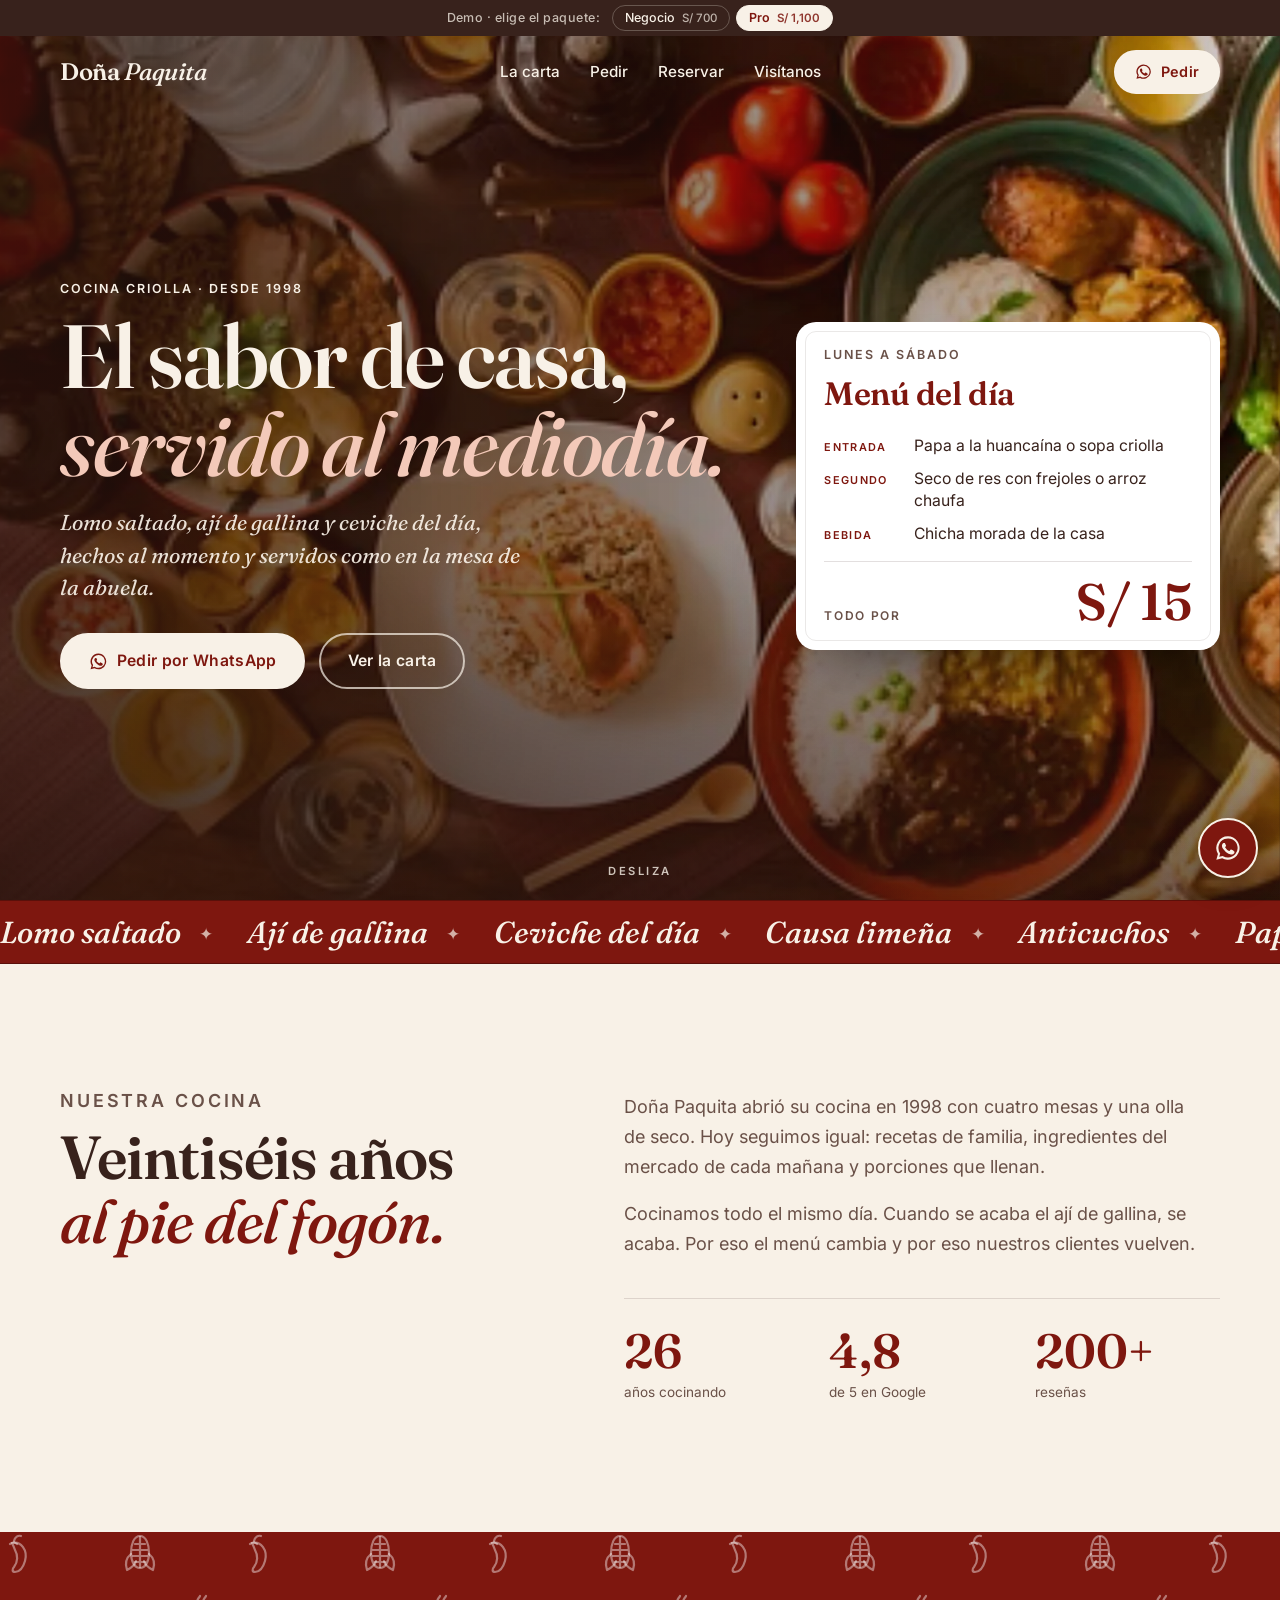
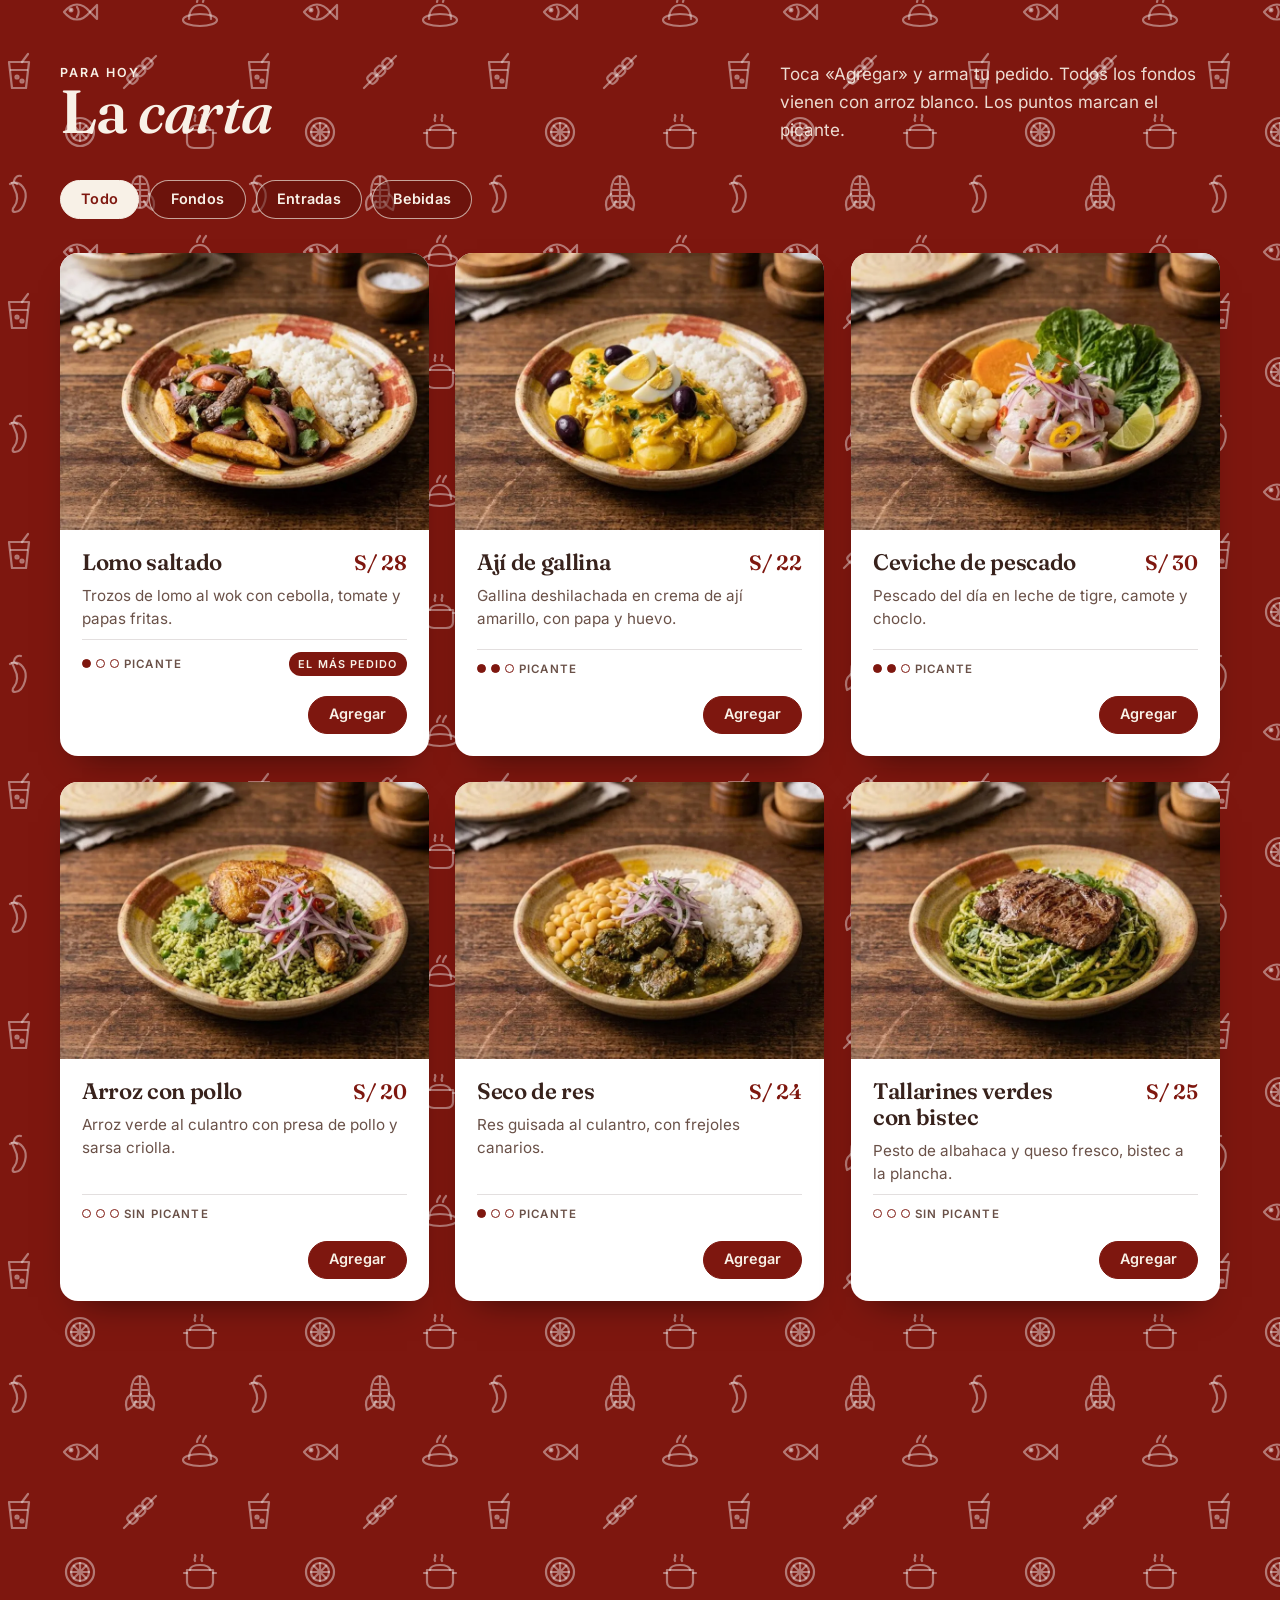
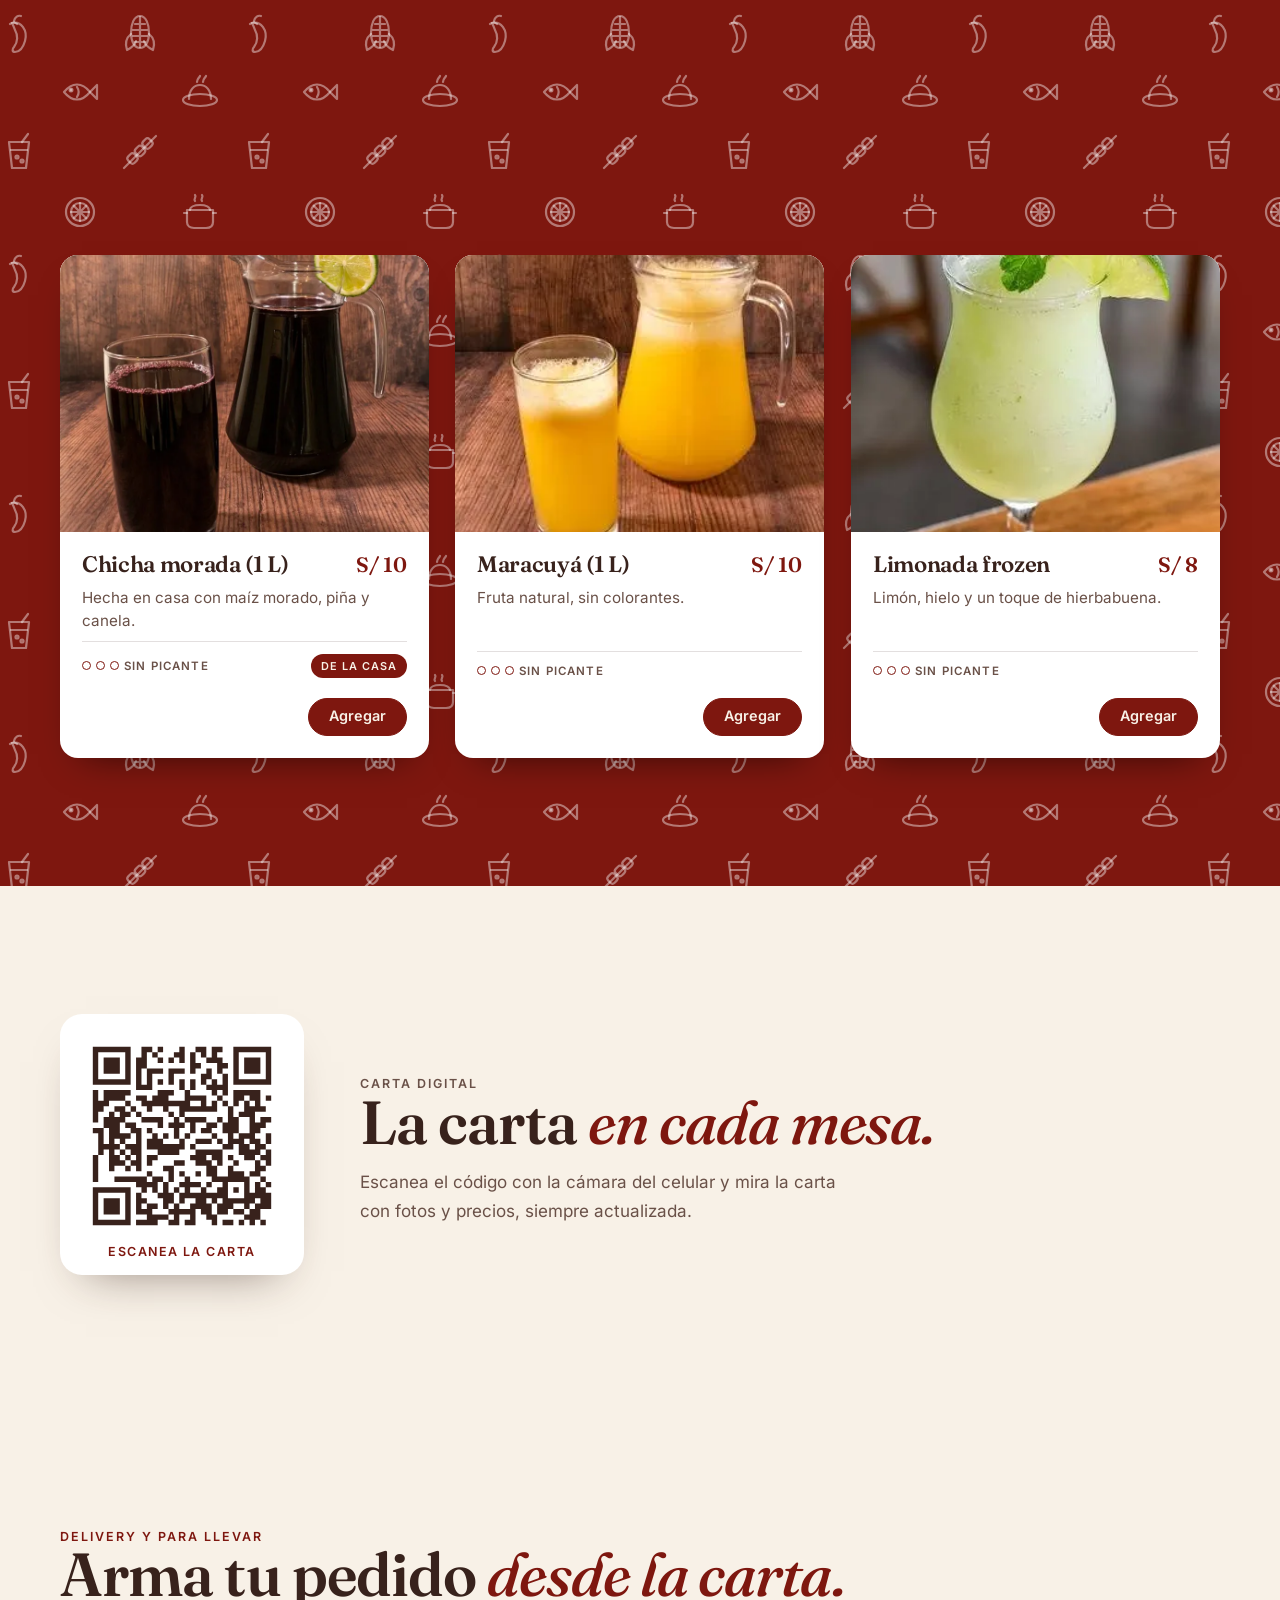
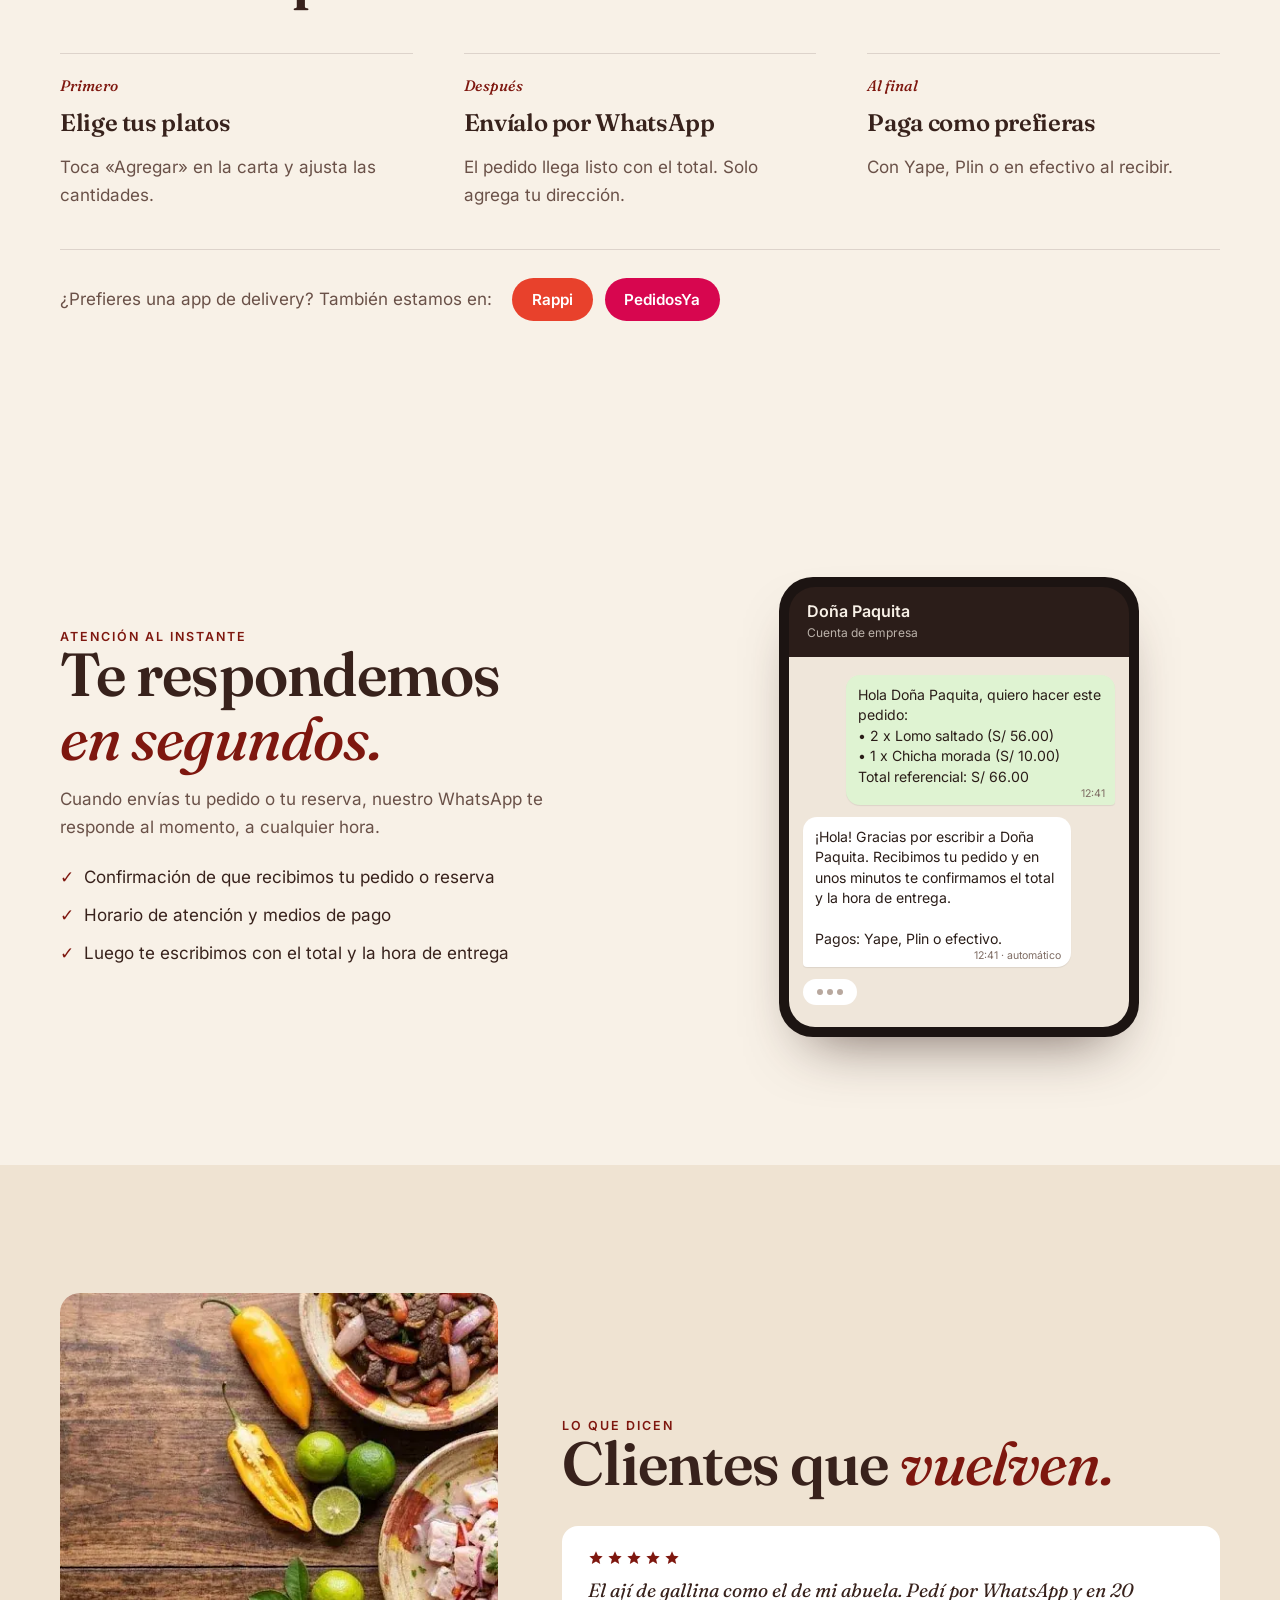
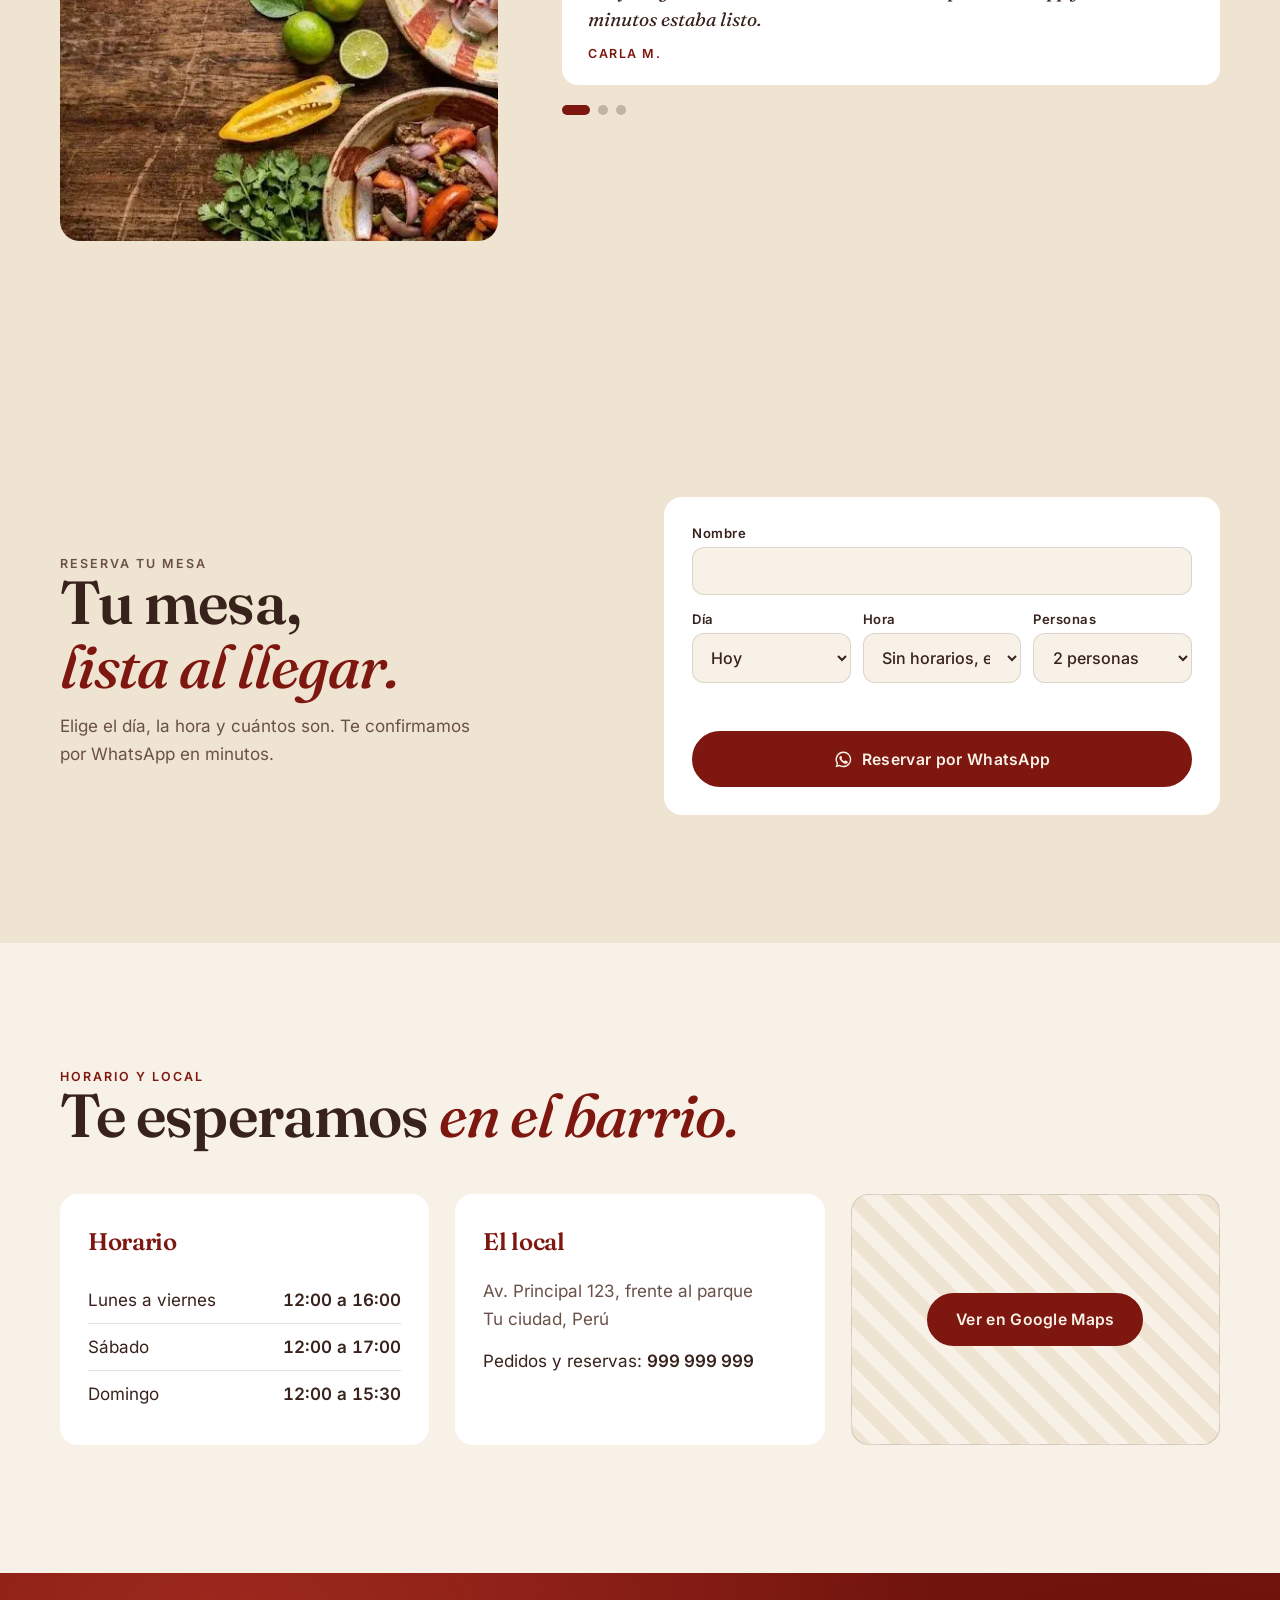
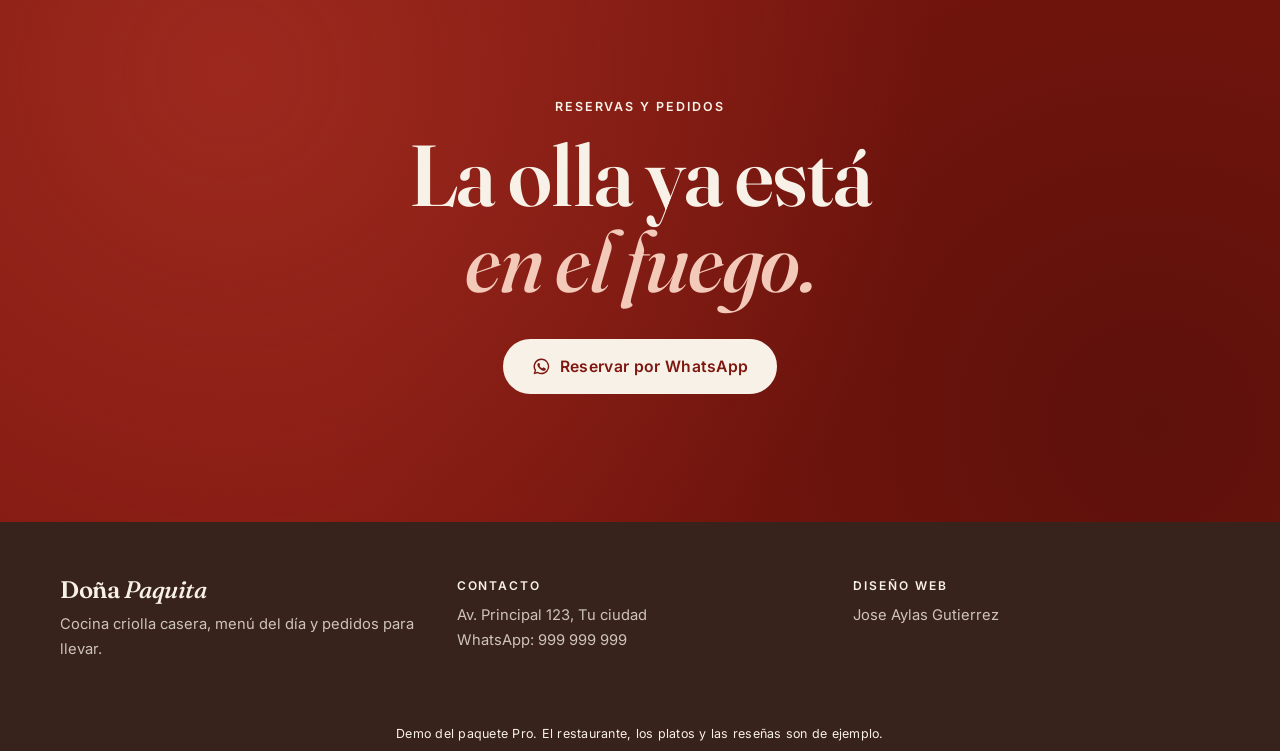
<file: dona-paquita-pro/index.html>
<!doctype html>
<html lang="es">
<head>
<meta charset="utf-8">
<meta name="robots" content="noindex, follow">
<meta http-equiv="Content-Security-Policy" content="default-src 'self'; script-src 'self' 'sha256-qOhFsq0QMV2REqNwk5hGH5bZE9SkX6gt6yeyKdYPv+U='; style-src 'self' 'unsafe-inline'; img-src 'self' data:; font-src 'self'; connect-src 'self'; object-src 'none'; base-uri 'self'; form-action 'none'; upgrade-insecure-requests">
<meta name="referrer" content="strict-origin-when-cross-origin">
<link rel="preload" href="assets/fonts/fraunces.woff2" as="font" type="font/woff2" crossorigin>
<link rel="preload" href="assets/fonts/inter.woff2" as="font" type="font/woff2" crossorigin>

<meta name="viewport" content="width=device-width, initial-scale=1, viewport-fit=cover">
<title>Doña Paquita · Demo paquete Pro</title>
<meta name="description" content="Cocina criolla casera desde 1998. Menú del día, carta y pedidos por WhatsApp.">
<meta name="theme-color" content="#7E170F">
<script>document.documentElement.classList.add("js")</script>
<link rel="stylesheet" href="styles.css?v=20261108">
<script defer src="main.js?v=20261108"></script>
<script defer src="pedidos.js?v=20261108"></script>
</head>
<body class="pk-pro">
<a class="skip" href="#contenido">Saltar al contenido</a>
<nav class="pk" aria-label="Paquetes de esta demo"><span class="pk-l">Demo · elige el paquete:</span><a href="../dona-paquita/">Negocio <small>S/ 700</small></a><a href="../dona-paquita-pro/" aria-current="page">Pro <small>S/ 1,100</small></a></nav>
<div class="splash" data-splash aria-hidden="true"><div class="splash-in"><b>Doña <em>Paquita</em></b><small>Cocina criolla · desde 1998</small></div></div>
<div class="progress" data-progress aria-hidden="true"></div>
<div class="cursor" data-cursor aria-hidden="true"><i class="dot"></i><i class="ring"></i></div>

<header class="nav" data-nav>
  <div class="wrap nav-in">
    <a class="logo" href="#inicio">Doña <em>Paquita</em></a>
    <nav class="nav-links" aria-label="Secciones">
      <a href="#carta">La carta</a>
      <a href="#pedir">Pedir</a>
      <a href="#reservas">Reservar</a>
      <a href="#visitanos">Visítanos</a>
    </nav>
    <a class="btn" href="https://wa.me/51999999999?text=Hola%2C%20quisiera%20hacer%20un%20pedido" target="_blank" rel="noopener noreferrer"><svg viewBox="0 0 24 24" aria-hidden="true"><path d="M12 2a10 10 0 0 0-8.6 15.1L2 22l5-1.3A10 10 0 1 0 12 2zm0 18.2a8.2 8.2 0 0 1-4.2-1.2l-.3-.2-3 .8.8-2.9-.2-.3A8.2 8.2 0 1 1 12 20.2zm4.5-6.1c-.2-.1-1.5-.7-1.7-.8s-.4-.1-.6.1-.7.8-.8 1-.3.2-.5.1a6.7 6.7 0 0 1-3.3-2.9c-.2-.4.2-.4.7-1.3.1-.2 0-.3 0-.4l-.8-1.8c-.2-.5-.4-.4-.6-.4h-.5a1 1 0 0 0-.7.3 3 3 0 0 0-.9 2.2 5.2 5.2 0 0 0 1.1 2.7 11.8 11.8 0 0 0 4.5 4c1.7.7 2.3.8 3.2.6a2.7 2.7 0 0 0 1.8-1.2 2.2 2.2 0 0 0 .1-1.3c0-.1-.2-.2-.5-.3z"/></svg>Pedir</a>
  </div>
</header>

<main id="contenido">
  <section class="hero" id="inicio" style="padding:0">
    <div class="hero-bg" aria-hidden="true"></div>
    <div class="wrap hero-in">
      <div>
        <p class="kicker">Cocina criolla · Desde 1998</p>
        <h1 data-split>El sabor de casa,<br><em>servido al mediodía.</em></h1>
        <p class="sub">Lomo saltado, ají de gallina y ceviche del día, hechos al momento y servidos como en la mesa de la abuela.</p>
        <div class="ctas">
          <a class="btn btn-light" href="https://wa.me/51999999999?text=Hola%2C%20quisiera%20hacer%20un%20pedido" target="_blank" rel="noopener noreferrer"><svg viewBox="0 0 24 24" aria-hidden="true"><path d="M12 2a10 10 0 0 0-8.6 15.1L2 22l5-1.3A10 10 0 1 0 12 2zm0 18.2a8.2 8.2 0 0 1-4.2-1.2l-.3-.2-3 .8.8-2.9-.2-.3A8.2 8.2 0 1 1 12 20.2zm4.5-6.1c-.2-.1-1.5-.7-1.7-.8s-.4-.1-.6.1-.7.8-.8 1-.3.2-.5.1a6.7 6.7 0 0 1-3.3-2.9c-.2-.4.2-.4.7-1.3.1-.2 0-.3 0-.4l-.8-1.8c-.2-.5-.4-.4-.6-.4h-.5a1 1 0 0 0-.7.3 3 3 0 0 0-.9 2.2 5.2 5.2 0 0 0 1.1 2.7 11.8 11.8 0 0 0 4.5 4c1.7.7 2.3.8 3.2.6a2.7 2.7 0 0 0 1.8-1.2 2.2 2.2 0 0 0 .1-1.3c0-.1-.2-.2-.5-.3z"/></svg>Pedir por WhatsApp</a>
          <a class="btn btn-line" href="#carta">Ver la carta</a>
        </div>
      </div>
      <aside class="menu-card reveal" style="--d:300ms" aria-label="Menú del día">
        <p class="kicker">Lunes a sábado</p>
        <h2>Menú del día</h2>
        <ul>
          <li><b>Entrada</b><span>Papa a la huancaína o sopa criolla</span></li>
          <li><b>Segundo</b><span>Seco de res con frejoles o arroz chaufa</span></li>
          <li><b>Bebida</b><span>Chicha morada de la casa</span></li>
        </ul>
        <div class="menu-price"><span>Todo por</span><strong>S/ 15</strong></div>
      </aside>
    </div>
    <a class="scroll-cue" href="#historia">Desliza</a>
  </section>

  <div class="marquee" aria-hidden="true"><div class="marquee-track"><span>Lomo saltado</span><span>Ají de gallina</span><span>Ceviche del día</span><span>Causa limeña</span><span>Anticuchos</span><span>Papa a la huancaína</span><span>Chicha morada</span><span>Seco de res</span><span>Lomo saltado</span><span>Ají de gallina</span><span>Ceviche del día</span><span>Causa limeña</span><span>Anticuchos</span><span>Papa a la huancaína</span><span>Chicha morada</span><span>Seco de res</span></div></div>

  <section class="story" id="historia">
    <div class="wrap story-grid">
      <div class="reveal">
        <p class="kicker">Nuestra cocina</p>
        <h2 class="sec-title">Veintiséis años <em>al pie del fogón.</em></h2>
      </div>
      <div class="reveal" style="--d:120ms">
        <p>Doña Paquita abrió su cocina en 1998 con cuatro mesas y una olla de seco. Hoy seguimos igual: recetas de familia, ingredientes del mercado de cada mañana y porciones que llenan.</p>
        <p>Cocinamos todo el mismo día. Cuando se acaba el ají de gallina, se acaba. Por eso el menú cambia y por eso nuestros clientes vuelven.</p>
        <div class="stats">
          <div><b data-count="26">26</b><span>años cocinando</span></div>
          <div><b data-count="4.8">4,8</b><span>de 5 en Google</span></div>
          <div><b data-count="200" data-suffix="+">200+</b><span>reseñas</span></div>
        </div>
      </div>
    </div>
  </section>

  <section class="red" id="carta">
    <div class="wrap">
      <div class="carta-head reveal">
        <div><p class="kicker">Para hoy</p><h2 class="sec-title">La <em>carta</em></h2></div>
        <p>Toca «Agregar» y arma tu pedido. Todos los fondos vienen con arroz blanco. Los puntos marcan el picante.</p>
      </div>
      <div class="filtros reveal" role="group" aria-label="Filtrar la carta">
        <button class="filtro" type="button" id="f-todo" data-cat="todo" aria-pressed="true">Todo</button>
        <button class="filtro" type="button" id="f-fondos" data-cat="fondos" aria-pressed="false">Fondos</button>
        <button class="filtro" type="button" id="f-entradas" data-cat="entradas" aria-pressed="false">Entradas</button>
        <button class="filtro" type="button" id="f-bebidas" data-cat="bebidas" aria-pressed="false">Bebidas</button>
      </div>
      <div class="platos">
        <article class="dish reveal" data-cat="fondos" data-tilt style="--d:0ms">
          <div class="dish-img"><img src="assets/img/platos/lomo-saltado.webp" alt="Lomo saltado" loading="lazy" width="800" height="600"></div>
          <div class="dish-body">
            <div class="dish-top"><h3>Lomo saltado</h3><span class="price">S/ 28</span></div>
            <p>Trozos de lomo al wok con cebolla, tomate y papas fritas.</p>
            <div class="dish-foot"><span class="hot" aria-label="Picante 1 de 3"><i class="on"></i><i></i><i></i> Picante</span><span class="tag">El más pedido</span></div>
          </div>
        </article>
        <article class="dish reveal" data-cat="fondos" data-tilt style="--d:90ms">
          <div class="dish-img"><img src="assets/img/platos/aji-de-gallina.webp" alt="Ají de gallina" loading="lazy" width="800" height="600"></div>
          <div class="dish-body">
            <div class="dish-top"><h3>Ají de gallina</h3><span class="price">S/ 22</span></div>
            <p>Gallina deshilachada en crema de ají amarillo, con papa y huevo.</p>
            <div class="dish-foot"><span class="hot" aria-label="Picante 2 de 3"><i class="on"></i><i class="on"></i><i></i> Picante</span></div>
          </div>
        </article>
        <article class="dish reveal" data-cat="fondos" data-tilt style="--d:180ms">
          <div class="dish-img"><img src="assets/img/platos/ceviche-de-pescado.webp" alt="Ceviche de pescado" loading="lazy" width="800" height="600"></div>
          <div class="dish-body">
            <div class="dish-top"><h3>Ceviche de pescado</h3><span class="price">S/ 30</span></div>
            <p>Pescado del día en leche de tigre, camote y choclo.</p>
            <div class="dish-foot"><span class="hot" aria-label="Picante 2 de 3"><i class="on"></i><i class="on"></i><i></i> Picante</span></div>
          </div>
        </article>
        <article class="dish reveal" data-cat="fondos" data-tilt style="--d:0ms">
          <div class="dish-img"><img src="assets/img/platos/arroz-con-pollo.webp" alt="Arroz con pollo" loading="lazy" width="800" height="600"></div>
          <div class="dish-body">
            <div class="dish-top"><h3>Arroz con pollo</h3><span class="price">S/ 20</span></div>
            <p>Arroz verde al culantro con presa de pollo y sarsa criolla.</p>
            <div class="dish-foot"><span class="hot" aria-label="Sin picante"><i></i><i></i><i></i> Sin picante</span></div>
          </div>
        </article>
        <article class="dish reveal" data-cat="fondos" data-tilt style="--d:90ms">
          <div class="dish-img"><img src="assets/img/platos/seco-de-res.webp" alt="Seco de res" loading="lazy" width="800" height="600"></div>
          <div class="dish-body">
            <div class="dish-top"><h3>Seco de res</h3><span class="price">S/ 24</span></div>
            <p>Res guisada al culantro, con frejoles canarios.</p>
            <div class="dish-foot"><span class="hot" aria-label="Picante 1 de 3"><i class="on"></i><i></i><i></i> Picante</span></div>
          </div>
        </article>
        <article class="dish reveal" data-cat="fondos" data-tilt style="--d:180ms">
          <div class="dish-img"><img src="assets/img/platos/tallarines-verdes-con-bistec.webp" alt="Tallarines verdes con bistec" loading="lazy" width="800" height="600"></div>
          <div class="dish-body">
            <div class="dish-top"><h3>Tallarines verdes con bistec</h3><span class="price">S/ 25</span></div>
            <p>Pesto de albahaca y queso fresco, bistec a la plancha.</p>
            <div class="dish-foot"><span class="hot" aria-label="Sin picante"><i></i><i></i><i></i> Sin picante</span></div>
          </div>
        </article>
        <article class="dish reveal" data-cat="entradas" data-tilt style="--d:0ms">
          <div class="dish-img"><img src="assets/img/platos/papa-a-la-huancaina.webp" alt="Papa a la huancaína" loading="lazy" width="800" height="600"></div>
          <div class="dish-body">
            <div class="dish-top"><h3>Papa a la huancaína</h3><span class="price">S/ 12</span></div>
            <p>Papa amarilla bañada en crema de ají y queso.</p>
            <div class="dish-foot"><span class="hot" aria-label="Picante 1 de 3"><i class="on"></i><i></i><i></i> Picante</span><span class="tag light">Vegetariano</span></div>
          </div>
        </article>
        <article class="dish reveal" data-cat="entradas" data-tilt style="--d:90ms">
          <div class="dish-img"><img src="assets/img/platos/causa-limena.webp" alt="Causa limeña" loading="lazy" width="800" height="600"></div>
          <div class="dish-body">
            <div class="dish-top"><h3>Causa limeña</h3><span class="price">S/ 14</span></div>
            <p>Masa de papa al limón rellena de pollo y palta.</p>
            <div class="dish-foot"><span class="hot" aria-label="Picante 1 de 3"><i class="on"></i><i></i><i></i> Picante</span></div>
          </div>
        </article>
        <article class="dish reveal" data-cat="entradas" data-tilt style="--d:180ms">
          <div class="dish-img"><img src="assets/img/platos/anticuchos.webp" alt="Anticuchos (2 palitos)" loading="lazy" width="800" height="600"></div>
          <div class="dish-body">
            <div class="dish-top"><h3>Anticuchos (2 palitos)</h3><span class="price">S/ 16</span></div>
            <p>Corazón de res a la parrilla con papa y choclo.</p>
            <div class="dish-foot"><span class="hot" aria-label="Picante 2 de 3"><i class="on"></i><i class="on"></i><i></i> Picante</span></div>
          </div>
        </article>
        <article class="dish reveal" data-cat="bebidas" data-tilt style="--d:0ms">
          <div class="dish-img"><img src="assets/img/platos/chicha-morada.webp" alt="Chicha morada (1 L)" loading="lazy" width="800" height="600"></div>
          <div class="dish-body">
            <div class="dish-top"><h3>Chicha morada (1 L)</h3><span class="price">S/ 10</span></div>
            <p>Hecha en casa con maíz morado, piña y canela.</p>
            <div class="dish-foot"><span class="hot" aria-label="Sin picante"><i></i><i></i><i></i> Sin picante</span><span class="tag">De la casa</span></div>
          </div>
        </article>
        <article class="dish reveal" data-cat="bebidas" data-tilt style="--d:90ms">
          <div class="dish-img"><img src="assets/img/platos/maracuya.webp" alt="Maracuyá (1 L)" loading="lazy" width="800" height="600"></div>
          <div class="dish-body">
            <div class="dish-top"><h3>Maracuyá (1 L)</h3><span class="price">S/ 10</span></div>
            <p>Fruta natural, sin colorantes.</p>
            <div class="dish-foot"><span class="hot" aria-label="Sin picante"><i></i><i></i><i></i> Sin picante</span></div>
          </div>
        </article>
        <article class="dish reveal" data-cat="bebidas" data-tilt style="--d:180ms">
          <div class="dish-img"><img src="assets/img/platos/limonada-frozen.webp" alt="Limonada frozen" loading="lazy" width="800" height="600"></div>
          <div class="dish-body">
            <div class="dish-top"><h3>Limonada frozen</h3><span class="price">S/ 8</span></div>
            <p>Limón, hielo y un toque de hierbabuena.</p>
            <div class="dish-foot"><span class="hot" aria-label="Sin picante"><i></i><i></i><i></i> Sin picante</span></div>
          </div>
        </article>
      </div>
    </div>
  </section>

  <section class="qr-sec" id="qr">
    <div class="wrap qr-grid">
      <div class="qr-card reveal"><img src="assets/img/qr-carta.svg" alt="Código QR que abre la carta" width="200" height="200"><span>Escanea la carta</span></div>
      <div class="reveal" style="--d:120ms">
        <p class="kicker">Carta digital</p>
        <h2 class="sec-title">La carta <em>en cada mesa.</em></h2>
        <p>Escanea el código con la cámara del celular y mira la carta con fotos y precios, siempre actualizada.</p>
      </div>
    </div>
  </section>
  <section id="pedir">
    <div class="wrap">
      <div class="reveal"><p class="kicker">Delivery y para llevar</p><h2 class="sec-title">Arma tu pedido <em>desde la carta.</em></h2></div>
      <div class="pedir-grid">
        <div class="step reveal"><span class="n">Primero</span><h3>Elige tus platos</h3><p>Toca «Agregar» en la carta y ajusta las cantidades.</p></div>
        <div class="step reveal" style="--d:120ms"><span class="n">Después</span><h3>Envíalo por WhatsApp</h3><p>El pedido llega listo con el total. Solo agrega tu dirección.</p></div>
        <div class="step reveal" style="--d:240ms"><span class="n">Al final</span><h3>Paga como prefieras</h3><p>Con Yape, Plin o en efectivo al recibir.</p></div>
      </div>
      <div class="apps reveal">
        <p>¿Prefieres una app de delivery? También estamos en:</p>
        <a class="app-btn rappi" href="https://www.rappi.com.pe/" target="_blank" rel="noopener noreferrer">Rappi</a>
        <a class="app-btn pya" href="https://www.pedidosya.com.pe/" target="_blank" rel="noopener noreferrer">PedidosYa</a>
      </div>
    </div>
  </section>
  <section class="bot-sec" id="respuesta">
    <div class="wrap bot-grid">
      <div class="reveal">
        <p class="kicker">Atención al instante</p>
        <h2 class="sec-title">Te respondemos <em>en segundos.</em></h2>
        <p>Cuando envías tu pedido o tu reserva, nuestro WhatsApp te responde al momento, a cualquier hora.</p>
        <ul class="bot-list">
          <li>Confirmación de que recibimos tu pedido o reserva</li>
          <li>Horario de atención y medios de pago</li>
          <li>Luego te escribimos con el total y la hora de entrega</li>
        </ul>
      </div>
      <div class="phone reveal" style="--d:150ms" role="img" aria-label="Ejemplo de conversación: el cliente envía su pedido y recibe una respuesta automática al instante">
        <div class="ph-head"><b>Doña Paquita</b><span>Cuenta de empresa</span></div>
        <div class="ph-body" aria-hidden="true">
          <p class="msg out">Hola Doña Paquita, quiero hacer este pedido:<br>• 2 x Lomo saltado (S/ 56.00)<br>• 1 x Chicha morada (S/ 10.00)<br>Total referencial: S/ 66.00<span class="t">12:41</span></p>
          <p class="msg in">¡Hola! Gracias por escribir a Doña Paquita. Recibimos tu pedido y en unos minutos te confirmamos el total y la hora de entrega.<br><br>Pagos: Yape, Plin o efectivo.<span class="t">12:41 · automático</span></p>
          <div class="typing"><i></i><i></i><i></i></div>
        </div>
      </div>
    </div>
  </section>

  <section class="reviews" id="resenas">
    <div class="wrap rev-grid">
      <div class="rev-photo reveal"><img src="assets/img/carta.webp" alt="Mesa con lomo saltado, ceviche y ají amarillo" loading="lazy" width="1024" height="572"></div>
      <div class="reveal" style="--d:120ms">
        <p class="kicker">Lo que dicen</p>
        <h2 class="sec-title">Clientes que <em>vuelven.</em></h2>
        <div class="rev-list" data-reviews>
          <blockquote><div class="stars" aria-label="5 de 5 estrellas"><svg viewBox="0 0 24 24" aria-hidden="true"><path d="m12 2 3 6.6 7 .7-5.3 4.8 1.6 7L12 17.3 5.7 21l1.6-7L2 9.3l7-.7z"/></svg><svg viewBox="0 0 24 24" aria-hidden="true"><path d="m12 2 3 6.6 7 .7-5.3 4.8 1.6 7L12 17.3 5.7 21l1.6-7L2 9.3l7-.7z"/></svg><svg viewBox="0 0 24 24" aria-hidden="true"><path d="m12 2 3 6.6 7 .7-5.3 4.8 1.6 7L12 17.3 5.7 21l1.6-7L2 9.3l7-.7z"/></svg><svg viewBox="0 0 24 24" aria-hidden="true"><path d="m12 2 3 6.6 7 .7-5.3 4.8 1.6 7L12 17.3 5.7 21l1.6-7L2 9.3l7-.7z"/></svg><svg viewBox="0 0 24 24" aria-hidden="true"><path d="m12 2 3 6.6 7 .7-5.3 4.8 1.6 7L12 17.3 5.7 21l1.6-7L2 9.3l7-.7z"/></svg></div><p>El ají de gallina como el de mi abuela. Pedí por WhatsApp y en 20 minutos estaba listo.</p><cite>Carla M.</cite></blockquote>
          <blockquote><div class="stars" aria-label="5 de 5 estrellas"><svg viewBox="0 0 24 24" aria-hidden="true"><path d="m12 2 3 6.6 7 .7-5.3 4.8 1.6 7L12 17.3 5.7 21l1.6-7L2 9.3l7-.7z"/></svg><svg viewBox="0 0 24 24" aria-hidden="true"><path d="m12 2 3 6.6 7 .7-5.3 4.8 1.6 7L12 17.3 5.7 21l1.6-7L2 9.3l7-.7z"/></svg><svg viewBox="0 0 24 24" aria-hidden="true"><path d="m12 2 3 6.6 7 .7-5.3 4.8 1.6 7L12 17.3 5.7 21l1.6-7L2 9.3l7-.7z"/></svg><svg viewBox="0 0 24 24" aria-hidden="true"><path d="m12 2 3 6.6 7 .7-5.3 4.8 1.6 7L12 17.3 5.7 21l1.6-7L2 9.3l7-.7z"/></svg><svg viewBox="0 0 24 24" aria-hidden="true"><path d="m12 2 3 6.6 7 .7-5.3 4.8 1.6 7L12 17.3 5.7 21l1.6-7L2 9.3l7-.7z"/></svg></div><p>El menú de 15 soles es lo mejor de la zona. Vengo todos los días desde la oficina.</p><cite>Luis R.</cite></blockquote>
          <blockquote><div class="stars" aria-label="5 de 5 estrellas"><svg viewBox="0 0 24 24" aria-hidden="true"><path d="m12 2 3 6.6 7 .7-5.3 4.8 1.6 7L12 17.3 5.7 21l1.6-7L2 9.3l7-.7z"/></svg><svg viewBox="0 0 24 24" aria-hidden="true"><path d="m12 2 3 6.6 7 .7-5.3 4.8 1.6 7L12 17.3 5.7 21l1.6-7L2 9.3l7-.7z"/></svg><svg viewBox="0 0 24 24" aria-hidden="true"><path d="m12 2 3 6.6 7 .7-5.3 4.8 1.6 7L12 17.3 5.7 21l1.6-7L2 9.3l7-.7z"/></svg><svg viewBox="0 0 24 24" aria-hidden="true"><path d="m12 2 3 6.6 7 .7-5.3 4.8 1.6 7L12 17.3 5.7 21l1.6-7L2 9.3l7-.7z"/></svg><svg viewBox="0 0 24 24" aria-hidden="true"><path d="m12 2 3 6.6 7 .7-5.3 4.8 1.6 7L12 17.3 5.7 21l1.6-7L2 9.3l7-.7z"/></svg></div><p>Atención rápida y el lomo saltado bien servido. La chicha morada es de verdad.</p><cite>Andrea P.</cite></blockquote>
        </div>
        <div class="dots" data-dots></div>
      </div>
    </div>
  </section>
  <section class="reservas" id="reservas">
    <div class="wrap res-grid">
      <div class="reveal">
        <p class="kicker">Reserva tu mesa</p>
        <h2 class="sec-title">Tu mesa, <em>lista al llegar.</em></h2>
        <p>Elige el día, la hora y cuántos son. Te confirmamos por WhatsApp en minutos.</p>
      </div>
      <form class="card res-form reveal" style="--d:120ms" data-reserva novalidate>
        <label for="r-nombre">Nombre<input id="r-nombre" name="nombre" autocomplete="name" maxlength="40" required></label>
        <div class="row">
          <label for="r-dia">Día<select id="r-dia" name="dia"></select></label>
          <label for="r-hora">Hora<select id="r-hora" name="hora"></select></label>
          <label for="r-personas">Personas<select id="r-personas" name="personas"></select></label>
        </div>
        <p class="err" data-err role="alert"></p>
        <button class="btn" type="submit"><svg viewBox="0 0 24 24" aria-hidden="true"><path d="M12 2a10 10 0 0 0-8.6 15.1L2 22l5-1.3A10 10 0 1 0 12 2zm0 18.2a8.2 8.2 0 0 1-4.2-1.2l-.3-.2-3 .8.8-2.9-.2-.3A8.2 8.2 0 1 1 12 20.2zm4.5-6.1c-.2-.1-1.5-.7-1.7-.8s-.4-.1-.6.1-.7.8-.8 1-.3.2-.5.1a6.7 6.7 0 0 1-3.3-2.9c-.2-.4.2-.4.7-1.3.1-.2 0-.3 0-.4l-.8-1.8c-.2-.5-.4-.4-.6-.4h-.5a1 1 0 0 0-.7.3 3 3 0 0 0-.9 2.2 5.2 5.2 0 0 0 1.1 2.7 11.8 11.8 0 0 0 4.5 4c1.7.7 2.3.8 3.2.6a2.7 2.7 0 0 0 1.8-1.2 2.2 2.2 0 0 0 .1-1.3c0-.1-.2-.2-.5-.3z"/></svg>Reservar por WhatsApp</button>
        <p class="res-ok" data-ok hidden>Se abrió WhatsApp con tu reserva. ¿No se abrió? <a data-oklink href="#" target="_blank" rel="noopener noreferrer">Toca aquí</a>.</p>
      </form>
    </div>
  </section>

  <section id="visitanos">
    <div class="wrap">
      <div class="reveal"><p class="kicker">Horario y local</p><h2 class="sec-title">Te esperamos <em>en el barrio.</em></h2></div>
      <div class="visit-grid">
        <div class="card reveal">
          <h3>Horario</h3>
          <table class="horas">
            <tr><td>Lunes a viernes</td><td>12:00 a 16:00</td></tr>
            <tr><td>Sábado</td><td>12:00 a 17:00</td></tr>
            <tr><td>Domingo</td><td>12:00 a 15:30</td></tr>
          </table>
        </div>
        <div class="card reveal" style="--d:120ms">
          <h3>El local</h3>
          <address>Av. Principal 123, frente al parque<br>Tu ciudad, Perú</address>
          <p>Pedidos y reservas: <b>999 999 999</b></p>
        </div>
        <a class="mapa reveal" style="--d:240ms" href="https://www.google.com/maps/search/?api=1&amp;query=Av.%20Principal%20123" target="_blank" rel="noopener noreferrer"><span class="btn">Ver en Google Maps</span></a>
      </div>
    </div>
  </section>

  <section class="red cierre">
    <div class="wrap reveal">
      <p class="kicker">Reservas y pedidos</p>
      <h2>La olla ya está <em>en el fuego.</em></h2>
      <a class="btn btn-light" href="https://wa.me/51999999999?text=Hola%2C%20quisiera%20hacer%20un%20pedido" target="_blank" rel="noopener noreferrer"><svg viewBox="0 0 24 24" aria-hidden="true"><path d="M12 2a10 10 0 0 0-8.6 15.1L2 22l5-1.3A10 10 0 1 0 12 2zm0 18.2a8.2 8.2 0 0 1-4.2-1.2l-.3-.2-3 .8.8-2.9-.2-.3A8.2 8.2 0 1 1 12 20.2zm4.5-6.1c-.2-.1-1.5-.7-1.7-.8s-.4-.1-.6.1-.7.8-.8 1-.3.2-.5.1a6.7 6.7 0 0 1-3.3-2.9c-.2-.4.2-.4.7-1.3.1-.2 0-.3 0-.4l-.8-1.8c-.2-.5-.4-.4-.6-.4h-.5a1 1 0 0 0-.7.3 3 3 0 0 0-.9 2.2 5.2 5.2 0 0 0 1.1 2.7 11.8 11.8 0 0 0 4.5 4c1.7.7 2.3.8 3.2.6a2.7 2.7 0 0 0 1.8-1.2 2.2 2.2 0 0 0 .1-1.3c0-.1-.2-.2-.5-.3z"/></svg>Reservar por WhatsApp</a>
    </div>
  </section>
</main>

<footer>
  <div class="wrap foot-grid">
    <div><a class="logo" href="#inicio">Doña <em>Paquita</em></a><p>Cocina criolla casera, menú del día y pedidos para llevar.</p></div>
    <div><h4>Contacto</h4><p>Av. Principal 123, Tu ciudad<br>WhatsApp: 999 999 999</p></div>
    <div><h4>Diseño web</h4><p>Jose Aylas Gutierrez</p></div>
  </div>
</footer>
<div class="demo-note">Demo del paquete Pro. El restaurante, los platos y las reseñas son de ejemplo.</div>

<a class="float-wa" href="https://wa.me/51999999999?text=Hola%2C%20quisiera%20hacer%20un%20pedido" target="_blank" rel="noopener noreferrer" aria-label="Escribir por WhatsApp"><svg viewBox="0 0 24 24" aria-hidden="true"><path d="M12 2a10 10 0 0 0-8.6 15.1L2 22l5-1.3A10 10 0 1 0 12 2zm0 18.2a8.2 8.2 0 0 1-4.2-1.2l-.3-.2-3 .8.8-2.9-.2-.3A8.2 8.2 0 1 1 12 20.2zm4.5-6.1c-.2-.1-1.5-.7-1.7-.8s-.4-.1-.6.1-.7.8-.8 1-.3.2-.5.1a6.7 6.7 0 0 1-3.3-2.9c-.2-.4.2-.4.7-1.3.1-.2 0-.3 0-.4l-.8-1.8c-.2-.5-.4-.4-.6-.4h-.5a1 1 0 0 0-.7.3 3 3 0 0 0-.9 2.2 5.2 5.2 0 0 0 1.1 2.7 11.8 11.8 0 0 0 4.5 4c1.7.7 2.3.8 3.2.6a2.7 2.7 0 0 0 1.8-1.2 2.2 2.2 0 0 0 .1-1.3c0-.1-.2-.2-.5-.3z"/></svg></a>
<div class="cartbar" data-cart aria-hidden="true" aria-label="Tu pedido"><div class="info"><b data-cart-count>0 platos</b><span data-cart-total>S/ 0.00</span></div><a class="btn" data-cart-link href="#" target="_blank" rel="noopener noreferrer">Enviar pedido</a><button class="clear" type="button" data-clear aria-label="Vaciar pedido">×</button></div>
<nav class="tabbar" aria-label="Accesos rápidos">
  <a href="#inicio" class="activo"><svg viewBox="0 0 24 24" aria-hidden="true"><path d="M3 11 12 3l9 8v10h-6v-6H9v6H3z"/></svg>Inicio</a>
  <a href="#carta"><svg viewBox="0 0 24 24" aria-hidden="true"><path d="M5 3h14v18H5zM8 7h8v2H8zm0 4h8v2H8zm0 4h5v2H8z"/></svg>Carta</a>
  <a href="#pedir"><svg viewBox="0 0 24 24" aria-hidden="true"><path d="M6 7h12l-1 14H7zM9 7a3 3 0 0 1 6 0h-2a1 1 0 0 0-2 0z"/></svg>Pedir</a>
  <a href="#reservas"><svg viewBox="0 0 24 24" aria-hidden="true"><path d="M7 2h2v2h6V2h2v2h3v18H4V4h3zm11 8H6v10h12zM8 12h3v3H8z"/></svg>Reservar</a>
  <a class="wa" href="https://wa.me/51999999999?text=Hola%2C%20quisiera%20hacer%20un%20pedido" target="_blank" rel="noopener noreferrer"><svg viewBox="0 0 24 24" aria-hidden="true"><path d="M12 2a10 10 0 0 0-8.6 15.1L2 22l5-1.3A10 10 0 1 0 12 2zm0 18.2a8.2 8.2 0 0 1-4.2-1.2l-.3-.2-3 .8.8-2.9-.2-.3A8.2 8.2 0 1 1 12 20.2zm4.5-6.1c-.2-.1-1.5-.7-1.7-.8s-.4-.1-.6.1-.7.8-.8 1-.3.2-.5.1a6.7 6.7 0 0 1-3.3-2.9c-.2-.4.2-.4.7-1.3.1-.2 0-.3 0-.4l-.8-1.8c-.2-.5-.4-.4-.6-.4h-.5a1 1 0 0 0-.7.3 3 3 0 0 0-.9 2.2 5.2 5.2 0 0 0 1.1 2.7 11.8 11.8 0 0 0 4.5 4c1.7.7 2.3.8 3.2.6a2.7 2.7 0 0 0 1.8-1.2 2.2 2.2 0 0 0 .1-1.3c0-.1-.2-.2-.5-.3z"/></svg>WhatsApp</a>
</nav>
</body>
</html>
</file>
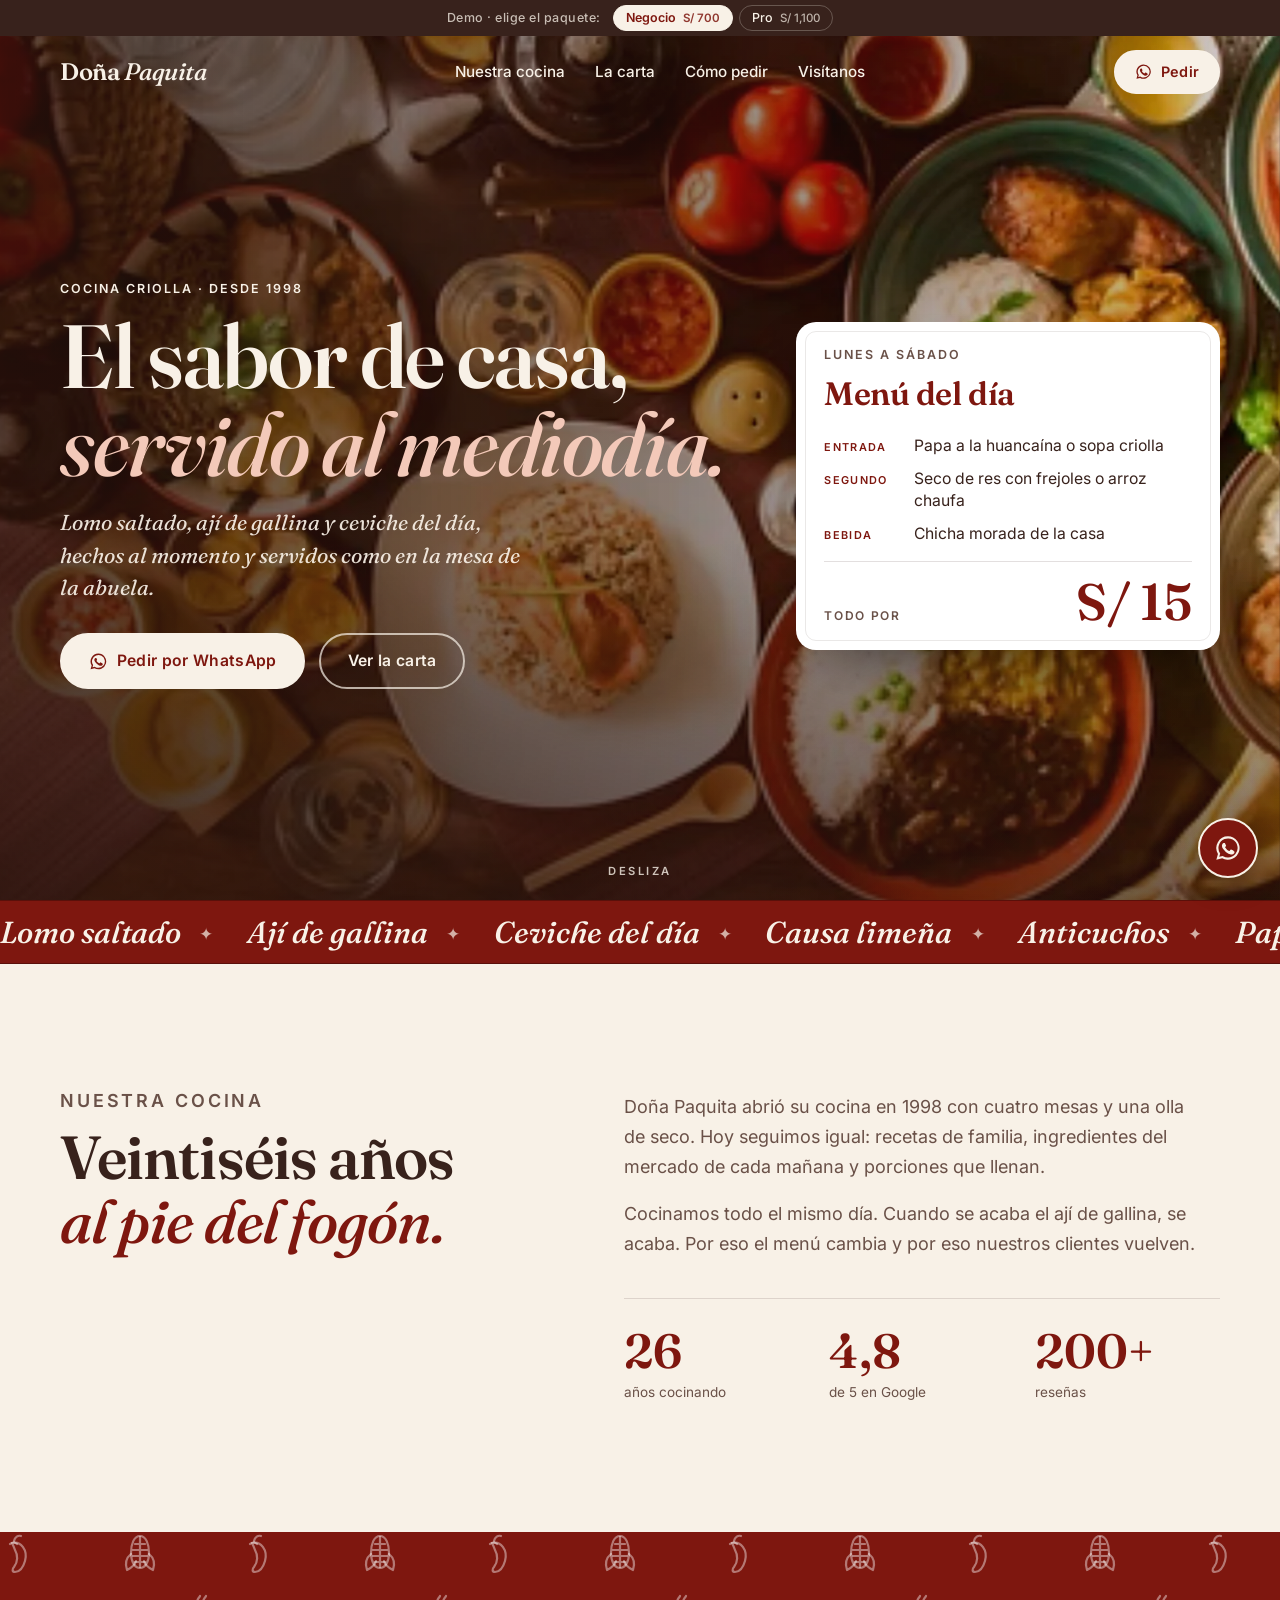
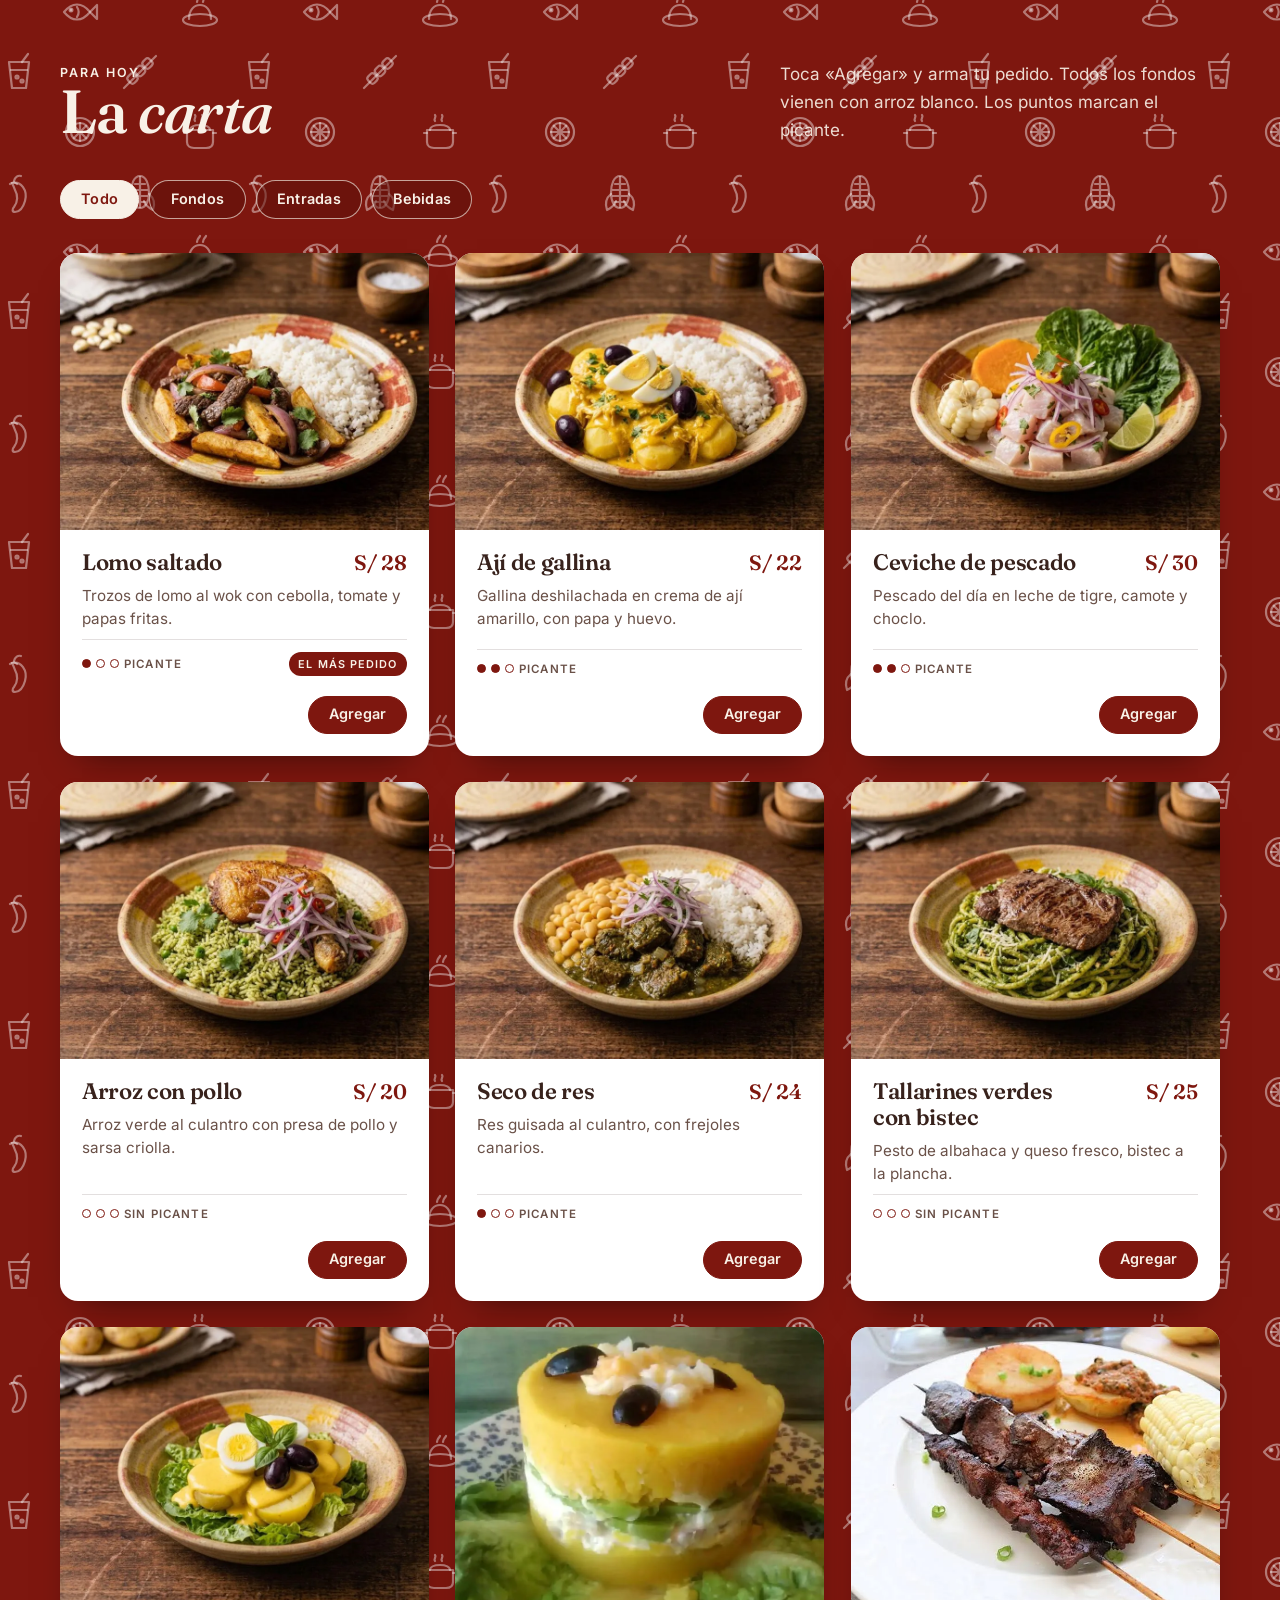
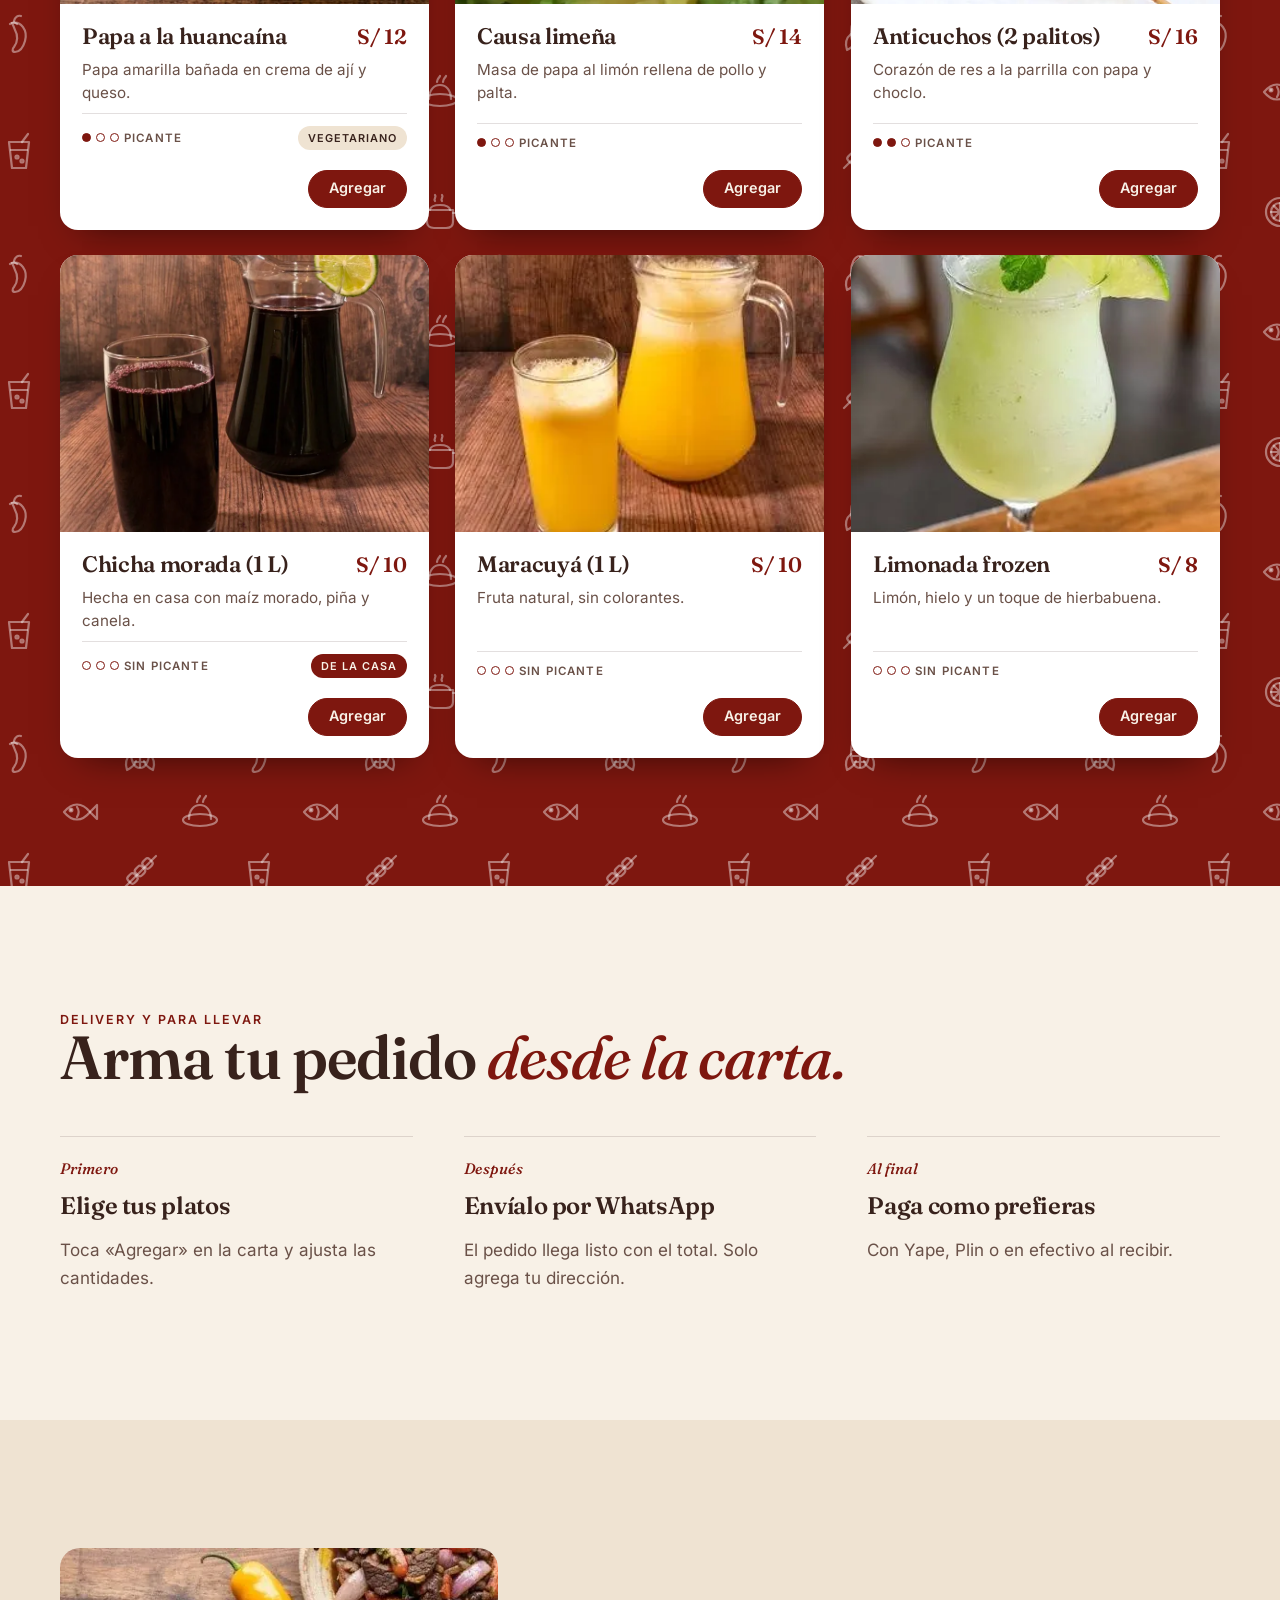
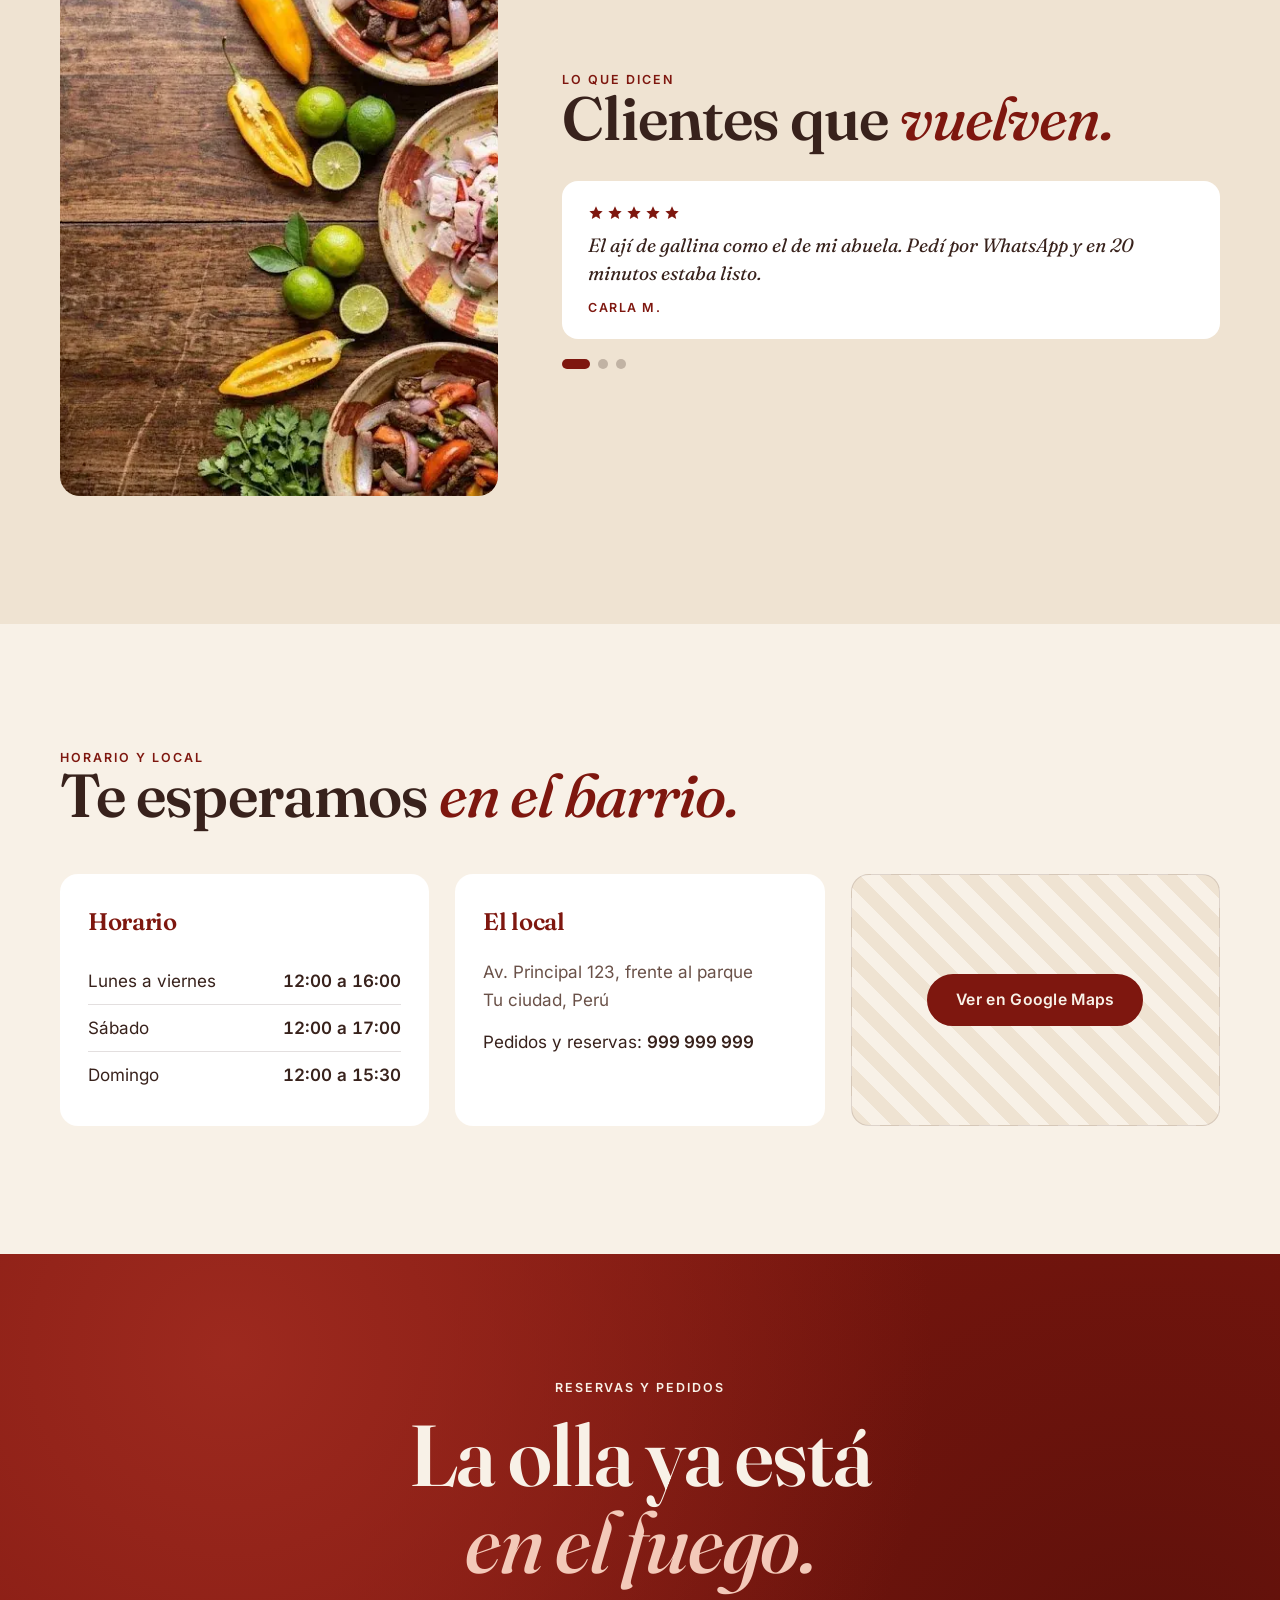
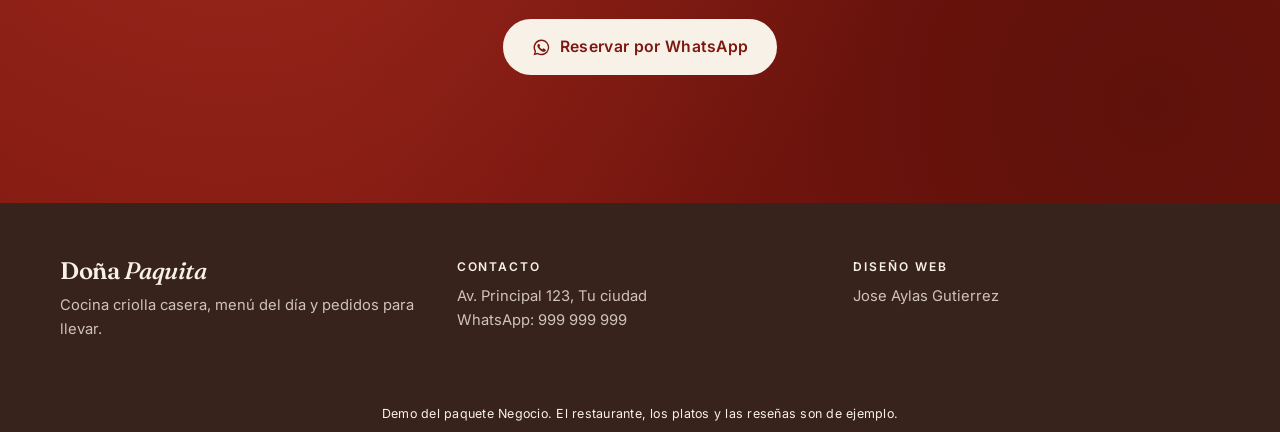
<file: dona-paquita/index.html>
<!doctype html>
<html lang="es">
<head>
<meta charset="utf-8">
<meta name="robots" content="noindex, follow">
<meta http-equiv="Content-Security-Policy" content="default-src 'self'; script-src 'self' 'sha256-qOhFsq0QMV2REqNwk5hGH5bZE9SkX6gt6yeyKdYPv+U='; style-src 'self' 'unsafe-inline'; img-src 'self' data:; font-src 'self'; connect-src 'self'; object-src 'none'; base-uri 'self'; form-action 'none'; upgrade-insecure-requests">
<meta name="referrer" content="strict-origin-when-cross-origin">
<link rel="preload" href="assets/fonts/fraunces.woff2" as="font" type="font/woff2" crossorigin>
<link rel="preload" href="assets/fonts/inter.woff2" as="font" type="font/woff2" crossorigin>

<meta name="viewport" content="width=device-width, initial-scale=1, viewport-fit=cover">
<title>Doña Paquita · Demo paquete Negocio</title>
<meta name="description" content="Cocina criolla casera desde 1998. Menú del día, carta y pedidos por WhatsApp.">
<meta name="theme-color" content="#7E170F">
<script>document.documentElement.classList.add("js")</script>
<link rel="stylesheet" href="styles.css?v=20261108">
<script defer src="main.js?v=20261108"></script>
<script defer src="pedidos.js?v=20261108"></script>
</head>
<body class="pk-negocio">
<a class="skip" href="#contenido">Saltar al contenido</a>
<nav class="pk" aria-label="Paquetes de esta demo"><span class="pk-l">Demo · elige el paquete:</span><a href="../dona-paquita/" aria-current="page">Negocio <small>S/ 700</small></a><a href="../dona-paquita-pro/">Pro <small>S/ 1,100</small></a></nav>
<div class="splash" data-splash aria-hidden="true"><div class="splash-in"><b>Doña <em>Paquita</em></b><small>Cocina criolla · desde 1998</small></div></div>
<div class="progress" data-progress aria-hidden="true"></div>
<div class="cursor" data-cursor aria-hidden="true"><i class="dot"></i><i class="ring"></i></div>

<header class="nav" data-nav>
  <div class="wrap nav-in">
    <a class="logo" href="#inicio">Doña <em>Paquita</em></a>
    <nav class="nav-links" aria-label="Secciones">
      <a href="#historia">Nuestra cocina</a>
      <a href="#carta">La carta</a>
      <a href="#pedir">Cómo pedir</a>
      <a href="#visitanos">Visítanos</a>
    </nav>
    <a class="btn" href="https://wa.me/51999999999?text=Hola%2C%20quisiera%20hacer%20un%20pedido" target="_blank" rel="noopener noreferrer"><svg viewBox="0 0 24 24" aria-hidden="true"><path d="M12 2a10 10 0 0 0-8.6 15.1L2 22l5-1.3A10 10 0 1 0 12 2zm0 18.2a8.2 8.2 0 0 1-4.2-1.2l-.3-.2-3 .8.8-2.9-.2-.3A8.2 8.2 0 1 1 12 20.2zm4.5-6.1c-.2-.1-1.5-.7-1.7-.8s-.4-.1-.6.1-.7.8-.8 1-.3.2-.5.1a6.7 6.7 0 0 1-3.3-2.9c-.2-.4.2-.4.7-1.3.1-.2 0-.3 0-.4l-.8-1.8c-.2-.5-.4-.4-.6-.4h-.5a1 1 0 0 0-.7.3 3 3 0 0 0-.9 2.2 5.2 5.2 0 0 0 1.1 2.7 11.8 11.8 0 0 0 4.5 4c1.7.7 2.3.8 3.2.6a2.7 2.7 0 0 0 1.8-1.2 2.2 2.2 0 0 0 .1-1.3c0-.1-.2-.2-.5-.3z"/></svg>Pedir</a>
  </div>
</header>

<main id="contenido">
  <section class="hero" id="inicio" style="padding:0">
    <div class="hero-bg" aria-hidden="true"></div>
    <div class="wrap hero-in">
      <div>
        <p class="kicker">Cocina criolla · Desde 1998</p>
        <h1 data-split>El sabor de casa,<br><em>servido al mediodía.</em></h1>
        <p class="sub">Lomo saltado, ají de gallina y ceviche del día, hechos al momento y servidos como en la mesa de la abuela.</p>
        <div class="ctas">
          <a class="btn btn-light" href="https://wa.me/51999999999?text=Hola%2C%20quisiera%20hacer%20un%20pedido" target="_blank" rel="noopener noreferrer"><svg viewBox="0 0 24 24" aria-hidden="true"><path d="M12 2a10 10 0 0 0-8.6 15.1L2 22l5-1.3A10 10 0 1 0 12 2zm0 18.2a8.2 8.2 0 0 1-4.2-1.2l-.3-.2-3 .8.8-2.9-.2-.3A8.2 8.2 0 1 1 12 20.2zm4.5-6.1c-.2-.1-1.5-.7-1.7-.8s-.4-.1-.6.1-.7.8-.8 1-.3.2-.5.1a6.7 6.7 0 0 1-3.3-2.9c-.2-.4.2-.4.7-1.3.1-.2 0-.3 0-.4l-.8-1.8c-.2-.5-.4-.4-.6-.4h-.5a1 1 0 0 0-.7.3 3 3 0 0 0-.9 2.2 5.2 5.2 0 0 0 1.1 2.7 11.8 11.8 0 0 0 4.5 4c1.7.7 2.3.8 3.2.6a2.7 2.7 0 0 0 1.8-1.2 2.2 2.2 0 0 0 .1-1.3c0-.1-.2-.2-.5-.3z"/></svg>Pedir por WhatsApp</a>
          <a class="btn btn-line" href="#carta">Ver la carta</a>
        </div>
      </div>
      <aside class="menu-card reveal" style="--d:300ms" aria-label="Menú del día">
        <p class="kicker">Lunes a sábado</p>
        <h2>Menú del día</h2>
        <ul>
          <li><b>Entrada</b><span>Papa a la huancaína o sopa criolla</span></li>
          <li><b>Segundo</b><span>Seco de res con frejoles o arroz chaufa</span></li>
          <li><b>Bebida</b><span>Chicha morada de la casa</span></li>
        </ul>
        <div class="menu-price"><span>Todo por</span><strong>S/ 15</strong></div>
      </aside>
    </div>
    <a class="scroll-cue" href="#historia">Desliza</a>
  </section>

  <div class="marquee" aria-hidden="true"><div class="marquee-track"><span>Lomo saltado</span><span>Ají de gallina</span><span>Ceviche del día</span><span>Causa limeña</span><span>Anticuchos</span><span>Papa a la huancaína</span><span>Chicha morada</span><span>Seco de res</span><span>Lomo saltado</span><span>Ají de gallina</span><span>Ceviche del día</span><span>Causa limeña</span><span>Anticuchos</span><span>Papa a la huancaína</span><span>Chicha morada</span><span>Seco de res</span></div></div>

  <section class="story" id="historia">
    <div class="wrap story-grid">
      <div class="reveal">
        <p class="kicker">Nuestra cocina</p>
        <h2 class="sec-title">Veintiséis años <em>al pie del fogón.</em></h2>
      </div>
      <div class="reveal" style="--d:120ms">
        <p>Doña Paquita abrió su cocina en 1998 con cuatro mesas y una olla de seco. Hoy seguimos igual: recetas de familia, ingredientes del mercado de cada mañana y porciones que llenan.</p>
        <p>Cocinamos todo el mismo día. Cuando se acaba el ají de gallina, se acaba. Por eso el menú cambia y por eso nuestros clientes vuelven.</p>
        <div class="stats">
          <div><b data-count="26">26</b><span>años cocinando</span></div>
          <div><b data-count="4.8">4,8</b><span>de 5 en Google</span></div>
          <div><b data-count="200" data-suffix="+">200+</b><span>reseñas</span></div>
        </div>
      </div>
    </div>
  </section>

  <section class="red" id="carta">
    <div class="wrap">
      <div class="carta-head reveal">
        <div><p class="kicker">Para hoy</p><h2 class="sec-title">La <em>carta</em></h2></div>
        <p>Toca «Agregar» y arma tu pedido. Todos los fondos vienen con arroz blanco. Los puntos marcan el picante.</p>
      </div>
      <div class="filtros reveal" role="group" aria-label="Filtrar la carta">
        <button class="filtro" type="button" id="f-todo" data-cat="todo" aria-pressed="true">Todo</button>
        <button class="filtro" type="button" id="f-fondos" data-cat="fondos" aria-pressed="false">Fondos</button>
        <button class="filtro" type="button" id="f-entradas" data-cat="entradas" aria-pressed="false">Entradas</button>
        <button class="filtro" type="button" id="f-bebidas" data-cat="bebidas" aria-pressed="false">Bebidas</button>
      </div>
      <div class="platos">
        <article class="dish reveal" data-cat="fondos" data-tilt style="--d:0ms">
          <div class="dish-img"><img src="assets/img/platos/lomo-saltado.webp" alt="Lomo saltado" loading="lazy" width="800" height="600"></div>
          <div class="dish-body">
            <div class="dish-top"><h3>Lomo saltado</h3><span class="price">S/ 28</span></div>
            <p>Trozos de lomo al wok con cebolla, tomate y papas fritas.</p>
            <div class="dish-foot"><span class="hot" aria-label="Picante 1 de 3"><i class="on"></i><i></i><i></i> Picante</span><span class="tag">El más pedido</span></div>
          </div>
        </article>
        <article class="dish reveal" data-cat="fondos" data-tilt style="--d:90ms">
          <div class="dish-img"><img src="assets/img/platos/aji-de-gallina.webp" alt="Ají de gallina" loading="lazy" width="800" height="600"></div>
          <div class="dish-body">
            <div class="dish-top"><h3>Ají de gallina</h3><span class="price">S/ 22</span></div>
            <p>Gallina deshilachada en crema de ají amarillo, con papa y huevo.</p>
            <div class="dish-foot"><span class="hot" aria-label="Picante 2 de 3"><i class="on"></i><i class="on"></i><i></i> Picante</span></div>
          </div>
        </article>
        <article class="dish reveal" data-cat="fondos" data-tilt style="--d:180ms">
          <div class="dish-img"><img src="assets/img/platos/ceviche-de-pescado.webp" alt="Ceviche de pescado" loading="lazy" width="800" height="600"></div>
          <div class="dish-body">
            <div class="dish-top"><h3>Ceviche de pescado</h3><span class="price">S/ 30</span></div>
            <p>Pescado del día en leche de tigre, camote y choclo.</p>
            <div class="dish-foot"><span class="hot" aria-label="Picante 2 de 3"><i class="on"></i><i class="on"></i><i></i> Picante</span></div>
          </div>
        </article>
        <article class="dish reveal" data-cat="fondos" data-tilt style="--d:0ms">
          <div class="dish-img"><img src="assets/img/platos/arroz-con-pollo.webp" alt="Arroz con pollo" loading="lazy" width="800" height="600"></div>
          <div class="dish-body">
            <div class="dish-top"><h3>Arroz con pollo</h3><span class="price">S/ 20</span></div>
            <p>Arroz verde al culantro con presa de pollo y sarsa criolla.</p>
            <div class="dish-foot"><span class="hot" aria-label="Sin picante"><i></i><i></i><i></i> Sin picante</span></div>
          </div>
        </article>
        <article class="dish reveal" data-cat="fondos" data-tilt style="--d:90ms">
          <div class="dish-img"><img src="assets/img/platos/seco-de-res.webp" alt="Seco de res" loading="lazy" width="800" height="600"></div>
          <div class="dish-body">
            <div class="dish-top"><h3>Seco de res</h3><span class="price">S/ 24</span></div>
            <p>Res guisada al culantro, con frejoles canarios.</p>
            <div class="dish-foot"><span class="hot" aria-label="Picante 1 de 3"><i class="on"></i><i></i><i></i> Picante</span></div>
          </div>
        </article>
        <article class="dish reveal" data-cat="fondos" data-tilt style="--d:180ms">
          <div class="dish-img"><img src="assets/img/platos/tallarines-verdes-con-bistec.webp" alt="Tallarines verdes con bistec" loading="lazy" width="800" height="600"></div>
          <div class="dish-body">
            <div class="dish-top"><h3>Tallarines verdes con bistec</h3><span class="price">S/ 25</span></div>
            <p>Pesto de albahaca y queso fresco, bistec a la plancha.</p>
            <div class="dish-foot"><span class="hot" aria-label="Sin picante"><i></i><i></i><i></i> Sin picante</span></div>
          </div>
        </article>
        <article class="dish reveal" data-cat="entradas" data-tilt style="--d:0ms">
          <div class="dish-img"><img src="assets/img/platos/papa-a-la-huancaina.webp" alt="Papa a la huancaína" loading="lazy" width="800" height="600"></div>
          <div class="dish-body">
            <div class="dish-top"><h3>Papa a la huancaína</h3><span class="price">S/ 12</span></div>
            <p>Papa amarilla bañada en crema de ají y queso.</p>
            <div class="dish-foot"><span class="hot" aria-label="Picante 1 de 3"><i class="on"></i><i></i><i></i> Picante</span><span class="tag light">Vegetariano</span></div>
          </div>
        </article>
        <article class="dish reveal" data-cat="entradas" data-tilt style="--d:90ms">
          <div class="dish-img"><img src="assets/img/platos/causa-limena.webp" alt="Causa limeña" loading="lazy" width="800" height="600"></div>
          <div class="dish-body">
            <div class="dish-top"><h3>Causa limeña</h3><span class="price">S/ 14</span></div>
            <p>Masa de papa al limón rellena de pollo y palta.</p>
            <div class="dish-foot"><span class="hot" aria-label="Picante 1 de 3"><i class="on"></i><i></i><i></i> Picante</span></div>
          </div>
        </article>
        <article class="dish reveal" data-cat="entradas" data-tilt style="--d:180ms">
          <div class="dish-img"><img src="assets/img/platos/anticuchos.webp" alt="Anticuchos (2 palitos)" loading="lazy" width="800" height="600"></div>
          <div class="dish-body">
            <div class="dish-top"><h3>Anticuchos (2 palitos)</h3><span class="price">S/ 16</span></div>
            <p>Corazón de res a la parrilla con papa y choclo.</p>
            <div class="dish-foot"><span class="hot" aria-label="Picante 2 de 3"><i class="on"></i><i class="on"></i><i></i> Picante</span></div>
          </div>
        </article>
        <article class="dish reveal" data-cat="bebidas" data-tilt style="--d:0ms">
          <div class="dish-img"><img src="assets/img/platos/chicha-morada.webp" alt="Chicha morada (1 L)" loading="lazy" width="800" height="600"></div>
          <div class="dish-body">
            <div class="dish-top"><h3>Chicha morada (1 L)</h3><span class="price">S/ 10</span></div>
            <p>Hecha en casa con maíz morado, piña y canela.</p>
            <div class="dish-foot"><span class="hot" aria-label="Sin picante"><i></i><i></i><i></i> Sin picante</span><span class="tag">De la casa</span></div>
          </div>
        </article>
        <article class="dish reveal" data-cat="bebidas" data-tilt style="--d:90ms">
          <div class="dish-img"><img src="assets/img/platos/maracuya.webp" alt="Maracuyá (1 L)" loading="lazy" width="800" height="600"></div>
          <div class="dish-body">
            <div class="dish-top"><h3>Maracuyá (1 L)</h3><span class="price">S/ 10</span></div>
            <p>Fruta natural, sin colorantes.</p>
            <div class="dish-foot"><span class="hot" aria-label="Sin picante"><i></i><i></i><i></i> Sin picante</span></div>
          </div>
        </article>
        <article class="dish reveal" data-cat="bebidas" data-tilt style="--d:180ms">
          <div class="dish-img"><img src="assets/img/platos/limonada-frozen.webp" alt="Limonada frozen" loading="lazy" width="800" height="600"></div>
          <div class="dish-body">
            <div class="dish-top"><h3>Limonada frozen</h3><span class="price">S/ 8</span></div>
            <p>Limón, hielo y un toque de hierbabuena.</p>
            <div class="dish-foot"><span class="hot" aria-label="Sin picante"><i></i><i></i><i></i> Sin picante</span></div>
          </div>
        </article>
      </div>
    </div>
  </section>

  <section id="pedir">
    <div class="wrap">
      <div class="reveal"><p class="kicker">Delivery y para llevar</p><h2 class="sec-title">Arma tu pedido <em>desde la carta.</em></h2></div>
      <div class="pedir-grid">
        <div class="step reveal"><span class="n">Primero</span><h3>Elige tus platos</h3><p>Toca «Agregar» en la carta y ajusta las cantidades.</p></div>
        <div class="step reveal" style="--d:120ms"><span class="n">Después</span><h3>Envíalo por WhatsApp</h3><p>El pedido llega listo con el total. Solo agrega tu dirección.</p></div>
        <div class="step reveal" style="--d:240ms"><span class="n">Al final</span><h3>Paga como prefieras</h3><p>Con Yape, Plin o en efectivo al recibir.</p></div>
      </div>
    </div>
  </section>

  <section class="reviews" id="resenas">
    <div class="wrap rev-grid">
      <div class="rev-photo reveal"><img src="assets/img/carta.webp" alt="Mesa con lomo saltado, ceviche y ají amarillo" loading="lazy" width="1024" height="572"></div>
      <div class="reveal" style="--d:120ms">
        <p class="kicker">Lo que dicen</p>
        <h2 class="sec-title">Clientes que <em>vuelven.</em></h2>
        <div class="rev-list" data-reviews>
          <blockquote><div class="stars" aria-label="5 de 5 estrellas"><svg viewBox="0 0 24 24" aria-hidden="true"><path d="m12 2 3 6.6 7 .7-5.3 4.8 1.6 7L12 17.3 5.7 21l1.6-7L2 9.3l7-.7z"/></svg><svg viewBox="0 0 24 24" aria-hidden="true"><path d="m12 2 3 6.6 7 .7-5.3 4.8 1.6 7L12 17.3 5.7 21l1.6-7L2 9.3l7-.7z"/></svg><svg viewBox="0 0 24 24" aria-hidden="true"><path d="m12 2 3 6.6 7 .7-5.3 4.8 1.6 7L12 17.3 5.7 21l1.6-7L2 9.3l7-.7z"/></svg><svg viewBox="0 0 24 24" aria-hidden="true"><path d="m12 2 3 6.6 7 .7-5.3 4.8 1.6 7L12 17.3 5.7 21l1.6-7L2 9.3l7-.7z"/></svg><svg viewBox="0 0 24 24" aria-hidden="true"><path d="m12 2 3 6.6 7 .7-5.3 4.8 1.6 7L12 17.3 5.7 21l1.6-7L2 9.3l7-.7z"/></svg></div><p>El ají de gallina como el de mi abuela. Pedí por WhatsApp y en 20 minutos estaba listo.</p><cite>Carla M.</cite></blockquote>
          <blockquote><div class="stars" aria-label="5 de 5 estrellas"><svg viewBox="0 0 24 24" aria-hidden="true"><path d="m12 2 3 6.6 7 .7-5.3 4.8 1.6 7L12 17.3 5.7 21l1.6-7L2 9.3l7-.7z"/></svg><svg viewBox="0 0 24 24" aria-hidden="true"><path d="m12 2 3 6.6 7 .7-5.3 4.8 1.6 7L12 17.3 5.7 21l1.6-7L2 9.3l7-.7z"/></svg><svg viewBox="0 0 24 24" aria-hidden="true"><path d="m12 2 3 6.6 7 .7-5.3 4.8 1.6 7L12 17.3 5.7 21l1.6-7L2 9.3l7-.7z"/></svg><svg viewBox="0 0 24 24" aria-hidden="true"><path d="m12 2 3 6.6 7 .7-5.3 4.8 1.6 7L12 17.3 5.7 21l1.6-7L2 9.3l7-.7z"/></svg><svg viewBox="0 0 24 24" aria-hidden="true"><path d="m12 2 3 6.6 7 .7-5.3 4.8 1.6 7L12 17.3 5.7 21l1.6-7L2 9.3l7-.7z"/></svg></div><p>El menú de 15 soles es lo mejor de la zona. Vengo todos los días desde la oficina.</p><cite>Luis R.</cite></blockquote>
          <blockquote><div class="stars" aria-label="5 de 5 estrellas"><svg viewBox="0 0 24 24" aria-hidden="true"><path d="m12 2 3 6.6 7 .7-5.3 4.8 1.6 7L12 17.3 5.7 21l1.6-7L2 9.3l7-.7z"/></svg><svg viewBox="0 0 24 24" aria-hidden="true"><path d="m12 2 3 6.6 7 .7-5.3 4.8 1.6 7L12 17.3 5.7 21l1.6-7L2 9.3l7-.7z"/></svg><svg viewBox="0 0 24 24" aria-hidden="true"><path d="m12 2 3 6.6 7 .7-5.3 4.8 1.6 7L12 17.3 5.7 21l1.6-7L2 9.3l7-.7z"/></svg><svg viewBox="0 0 24 24" aria-hidden="true"><path d="m12 2 3 6.6 7 .7-5.3 4.8 1.6 7L12 17.3 5.7 21l1.6-7L2 9.3l7-.7z"/></svg><svg viewBox="0 0 24 24" aria-hidden="true"><path d="m12 2 3 6.6 7 .7-5.3 4.8 1.6 7L12 17.3 5.7 21l1.6-7L2 9.3l7-.7z"/></svg></div><p>Atención rápida y el lomo saltado bien servido. La chicha morada es de verdad.</p><cite>Andrea P.</cite></blockquote>
        </div>
        <div class="dots" data-dots></div>
      </div>
    </div>
  </section>

  <section id="visitanos">
    <div class="wrap">
      <div class="reveal"><p class="kicker">Horario y local</p><h2 class="sec-title">Te esperamos <em>en el barrio.</em></h2></div>
      <div class="visit-grid">
        <div class="card reveal">
          <h3>Horario</h3>
          <table class="horas">
            <tr><td>Lunes a viernes</td><td>12:00 a 16:00</td></tr>
            <tr><td>Sábado</td><td>12:00 a 17:00</td></tr>
            <tr><td>Domingo</td><td>12:00 a 15:30</td></tr>
          </table>
        </div>
        <div class="card reveal" style="--d:120ms">
          <h3>El local</h3>
          <address>Av. Principal 123, frente al parque<br>Tu ciudad, Perú</address>
          <p>Pedidos y reservas: <b>999 999 999</b></p>
        </div>
        <a class="mapa reveal" style="--d:240ms" href="https://www.google.com/maps/search/?api=1&amp;query=Av.%20Principal%20123" target="_blank" rel="noopener noreferrer"><span class="btn">Ver en Google Maps</span></a>
      </div>
    </div>
  </section>

  <section class="red cierre">
    <div class="wrap reveal">
      <p class="kicker">Reservas y pedidos</p>
      <h2>La olla ya está <em>en el fuego.</em></h2>
      <a class="btn btn-light" href="https://wa.me/51999999999?text=Hola%2C%20quisiera%20hacer%20un%20pedido" target="_blank" rel="noopener noreferrer"><svg viewBox="0 0 24 24" aria-hidden="true"><path d="M12 2a10 10 0 0 0-8.6 15.1L2 22l5-1.3A10 10 0 1 0 12 2zm0 18.2a8.2 8.2 0 0 1-4.2-1.2l-.3-.2-3 .8.8-2.9-.2-.3A8.2 8.2 0 1 1 12 20.2zm4.5-6.1c-.2-.1-1.5-.7-1.7-.8s-.4-.1-.6.1-.7.8-.8 1-.3.2-.5.1a6.7 6.7 0 0 1-3.3-2.9c-.2-.4.2-.4.7-1.3.1-.2 0-.3 0-.4l-.8-1.8c-.2-.5-.4-.4-.6-.4h-.5a1 1 0 0 0-.7.3 3 3 0 0 0-.9 2.2 5.2 5.2 0 0 0 1.1 2.7 11.8 11.8 0 0 0 4.5 4c1.7.7 2.3.8 3.2.6a2.7 2.7 0 0 0 1.8-1.2 2.2 2.2 0 0 0 .1-1.3c0-.1-.2-.2-.5-.3z"/></svg>Reservar por WhatsApp</a>
    </div>
  </section>
</main>

<footer>
  <div class="wrap foot-grid">
    <div><a class="logo" href="#inicio">Doña <em>Paquita</em></a><p>Cocina criolla casera, menú del día y pedidos para llevar.</p></div>
    <div><h4>Contacto</h4><p>Av. Principal 123, Tu ciudad<br>WhatsApp: 999 999 999</p></div>
    <div><h4>Diseño web</h4><p>Jose Aylas Gutierrez</p></div>
  </div>
</footer>
<div class="demo-note">Demo del paquete Negocio. El restaurante, los platos y las reseñas son de ejemplo.</div>

<a class="float-wa" href="https://wa.me/51999999999?text=Hola%2C%20quisiera%20hacer%20un%20pedido" target="_blank" rel="noopener noreferrer" aria-label="Escribir por WhatsApp"><svg viewBox="0 0 24 24" aria-hidden="true"><path d="M12 2a10 10 0 0 0-8.6 15.1L2 22l5-1.3A10 10 0 1 0 12 2zm0 18.2a8.2 8.2 0 0 1-4.2-1.2l-.3-.2-3 .8.8-2.9-.2-.3A8.2 8.2 0 1 1 12 20.2zm4.5-6.1c-.2-.1-1.5-.7-1.7-.8s-.4-.1-.6.1-.7.8-.8 1-.3.2-.5.1a6.7 6.7 0 0 1-3.3-2.9c-.2-.4.2-.4.7-1.3.1-.2 0-.3 0-.4l-.8-1.8c-.2-.5-.4-.4-.6-.4h-.5a1 1 0 0 0-.7.3 3 3 0 0 0-.9 2.2 5.2 5.2 0 0 0 1.1 2.7 11.8 11.8 0 0 0 4.5 4c1.7.7 2.3.8 3.2.6a2.7 2.7 0 0 0 1.8-1.2 2.2 2.2 0 0 0 .1-1.3c0-.1-.2-.2-.5-.3z"/></svg></a>
<div class="cartbar" data-cart aria-hidden="true" aria-label="Tu pedido"><div class="info"><b data-cart-count>0 platos</b><span data-cart-total>S/ 0.00</span></div><a class="btn" data-cart-link href="#" target="_blank" rel="noopener noreferrer">Enviar pedido</a><button class="clear" type="button" data-clear aria-label="Vaciar pedido">×</button></div>
<nav class="tabbar" aria-label="Accesos rápidos">
  <a href="#inicio" class="activo"><svg viewBox="0 0 24 24" aria-hidden="true"><path d="M3 11 12 3l9 8v10h-6v-6H9v6H3z"/></svg>Inicio</a>
  <a href="#carta"><svg viewBox="0 0 24 24" aria-hidden="true"><path d="M5 3h14v18H5zM8 7h8v2H8zm0 4h8v2H8zm0 4h5v2H8z"/></svg>Carta</a>
  <a href="#pedir"><svg viewBox="0 0 24 24" aria-hidden="true"><path d="M6 7h12l-1 14H7zM9 7a3 3 0 0 1 6 0h-2a1 1 0 0 0-2 0z"/></svg>Pedir</a>
  <a href="#visitanos"><svg viewBox="0 0 24 24" aria-hidden="true"><path d="M12 2a7 7 0 0 0-7 7c0 5 7 13 7 13s7-8 7-13a7 7 0 0 0-7-7zm0 9.5A2.5 2.5 0 1 1 12 6.5a2.5 2.5 0 0 1 0 5z"/></svg>Local</a>
  <a class="wa" href="https://wa.me/51999999999?text=Hola%2C%20quisiera%20hacer%20un%20pedido" target="_blank" rel="noopener noreferrer"><svg viewBox="0 0 24 24" aria-hidden="true"><path d="M12 2a10 10 0 0 0-8.6 15.1L2 22l5-1.3A10 10 0 1 0 12 2zm0 18.2a8.2 8.2 0 0 1-4.2-1.2l-.3-.2-3 .8.8-2.9-.2-.3A8.2 8.2 0 1 1 12 20.2zm4.5-6.1c-.2-.1-1.5-.7-1.7-.8s-.4-.1-.6.1-.7.8-.8 1-.3.2-.5.1a6.7 6.7 0 0 1-3.3-2.9c-.2-.4.2-.4.7-1.3.1-.2 0-.3 0-.4l-.8-1.8c-.2-.5-.4-.4-.6-.4h-.5a1 1 0 0 0-.7.3 3 3 0 0 0-.9 2.2 5.2 5.2 0 0 0 1.1 2.7 11.8 11.8 0 0 0 4.5 4c1.7.7 2.3.8 3.2.6a2.7 2.7 0 0 0 1.8-1.2 2.2 2.2 0 0 0 .1-1.3c0-.1-.2-.2-.5-.3z"/></svg>WhatsApp</a>
</nav>
</body>
</html>
</file>
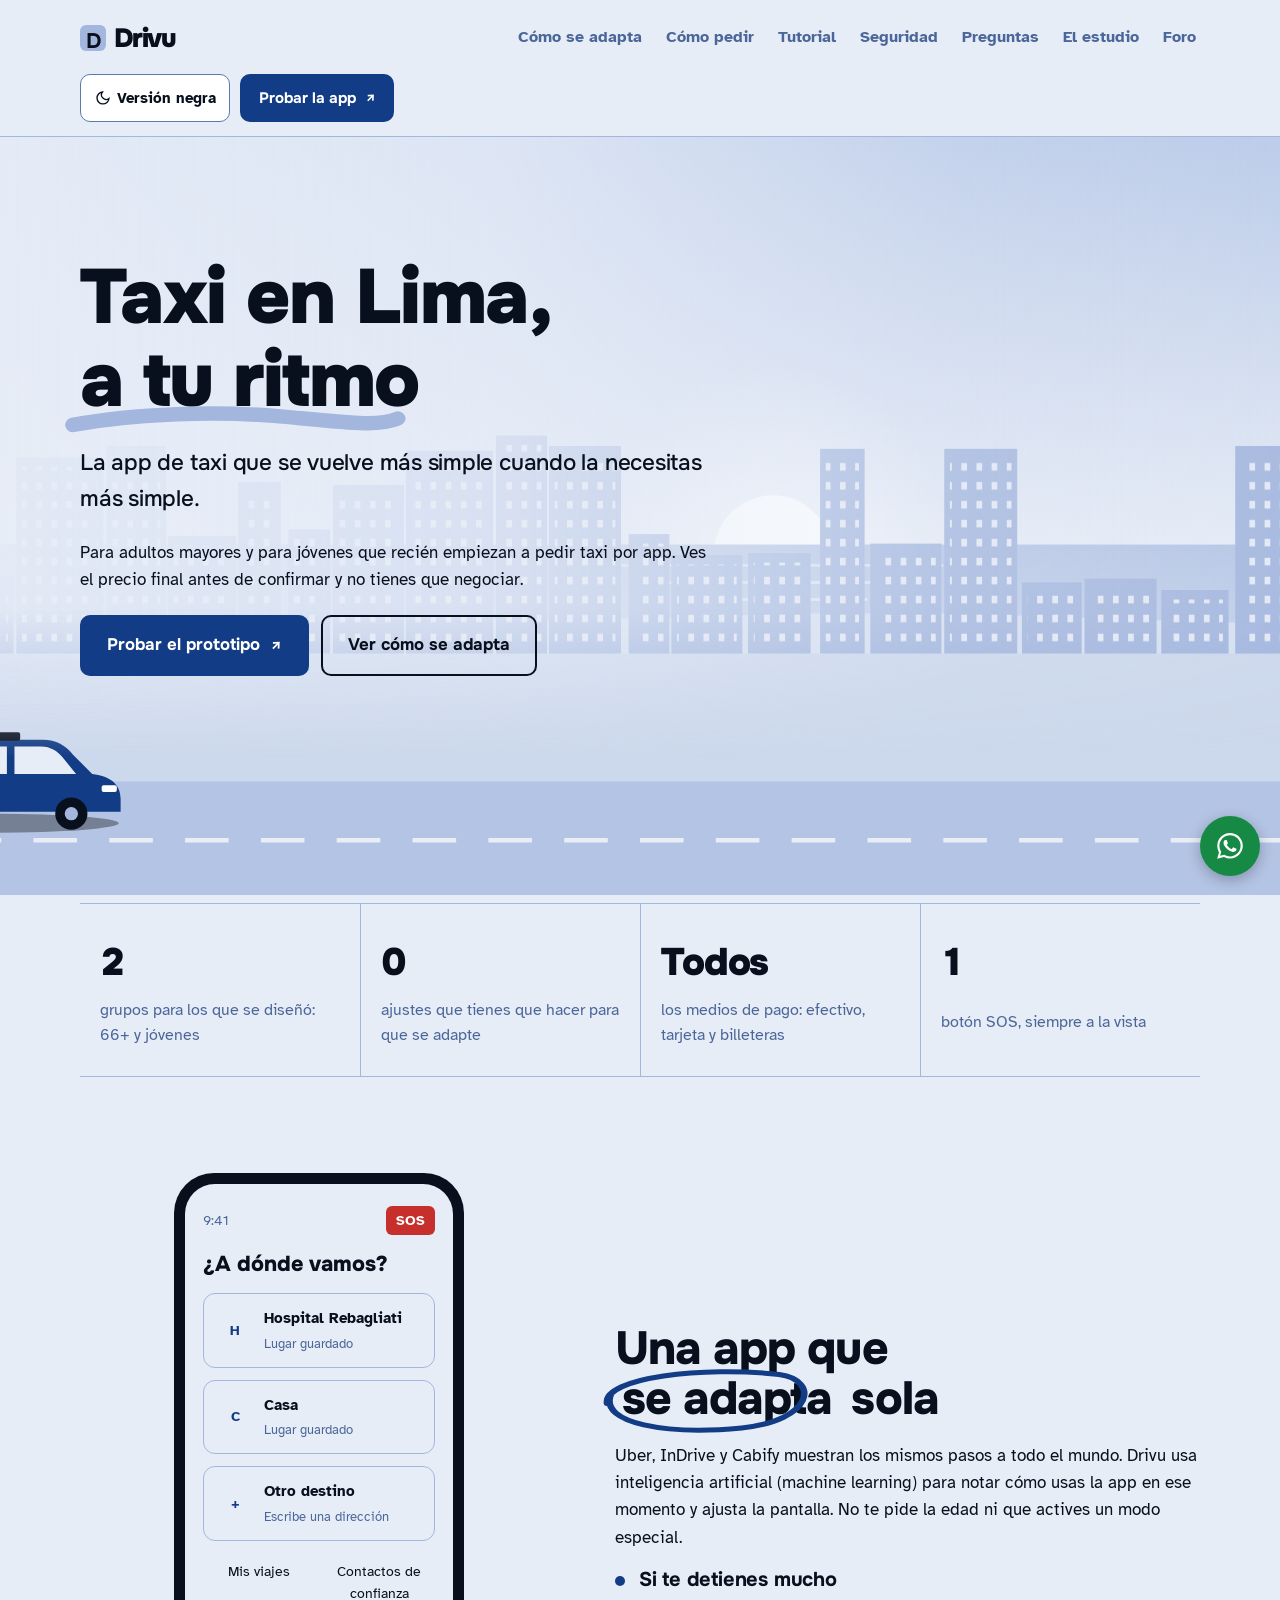
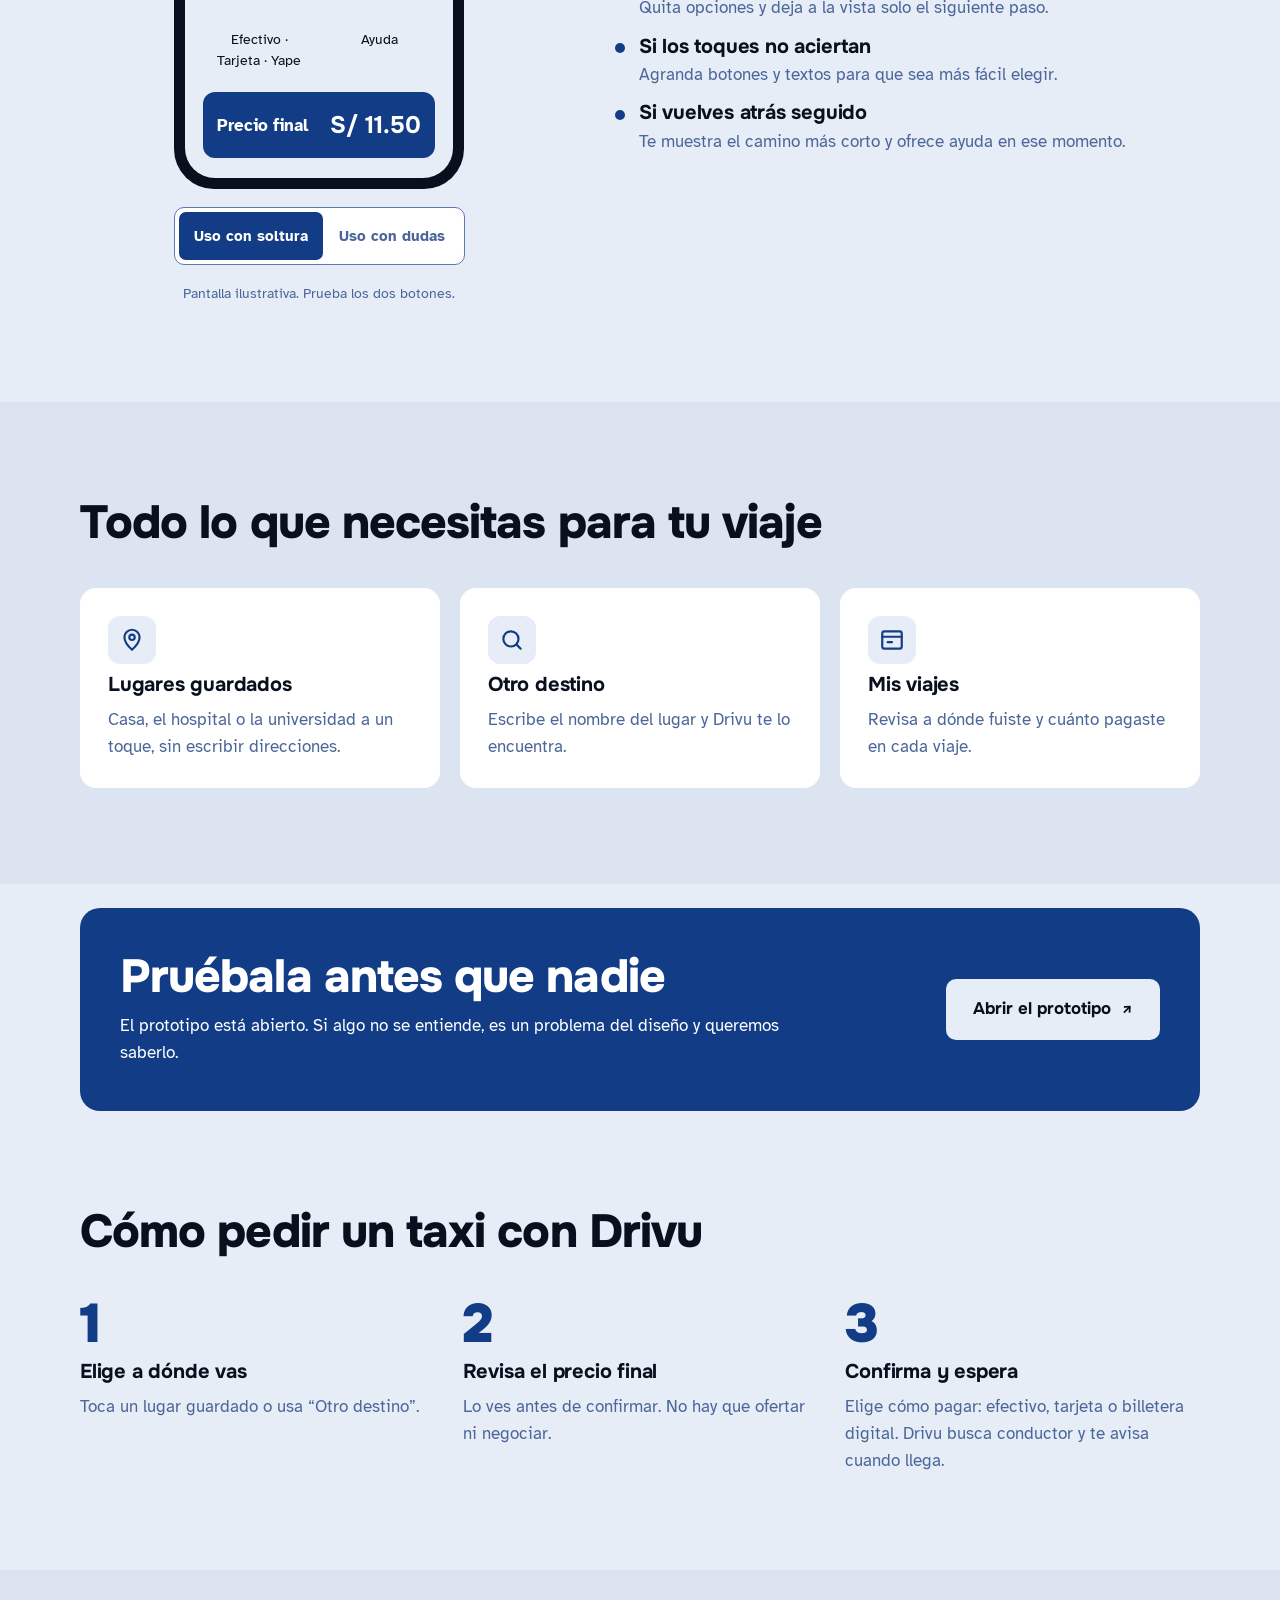
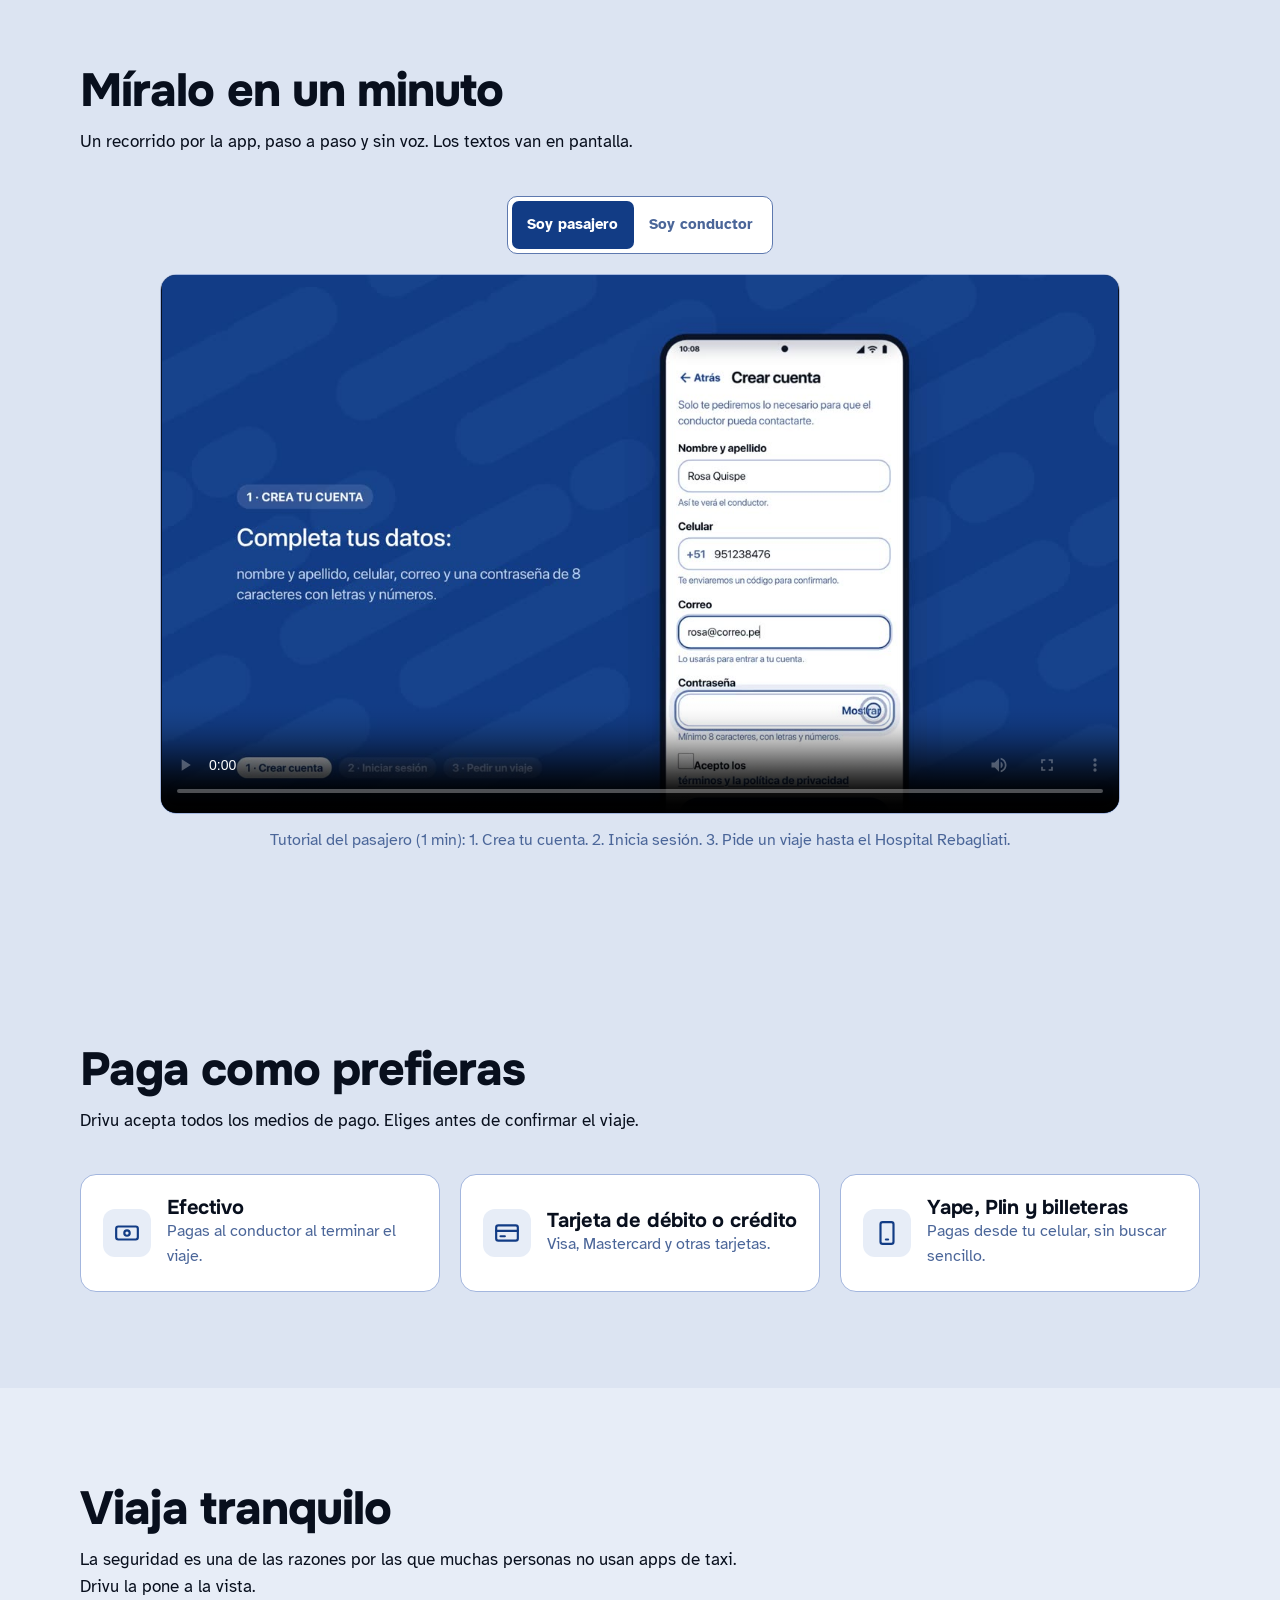
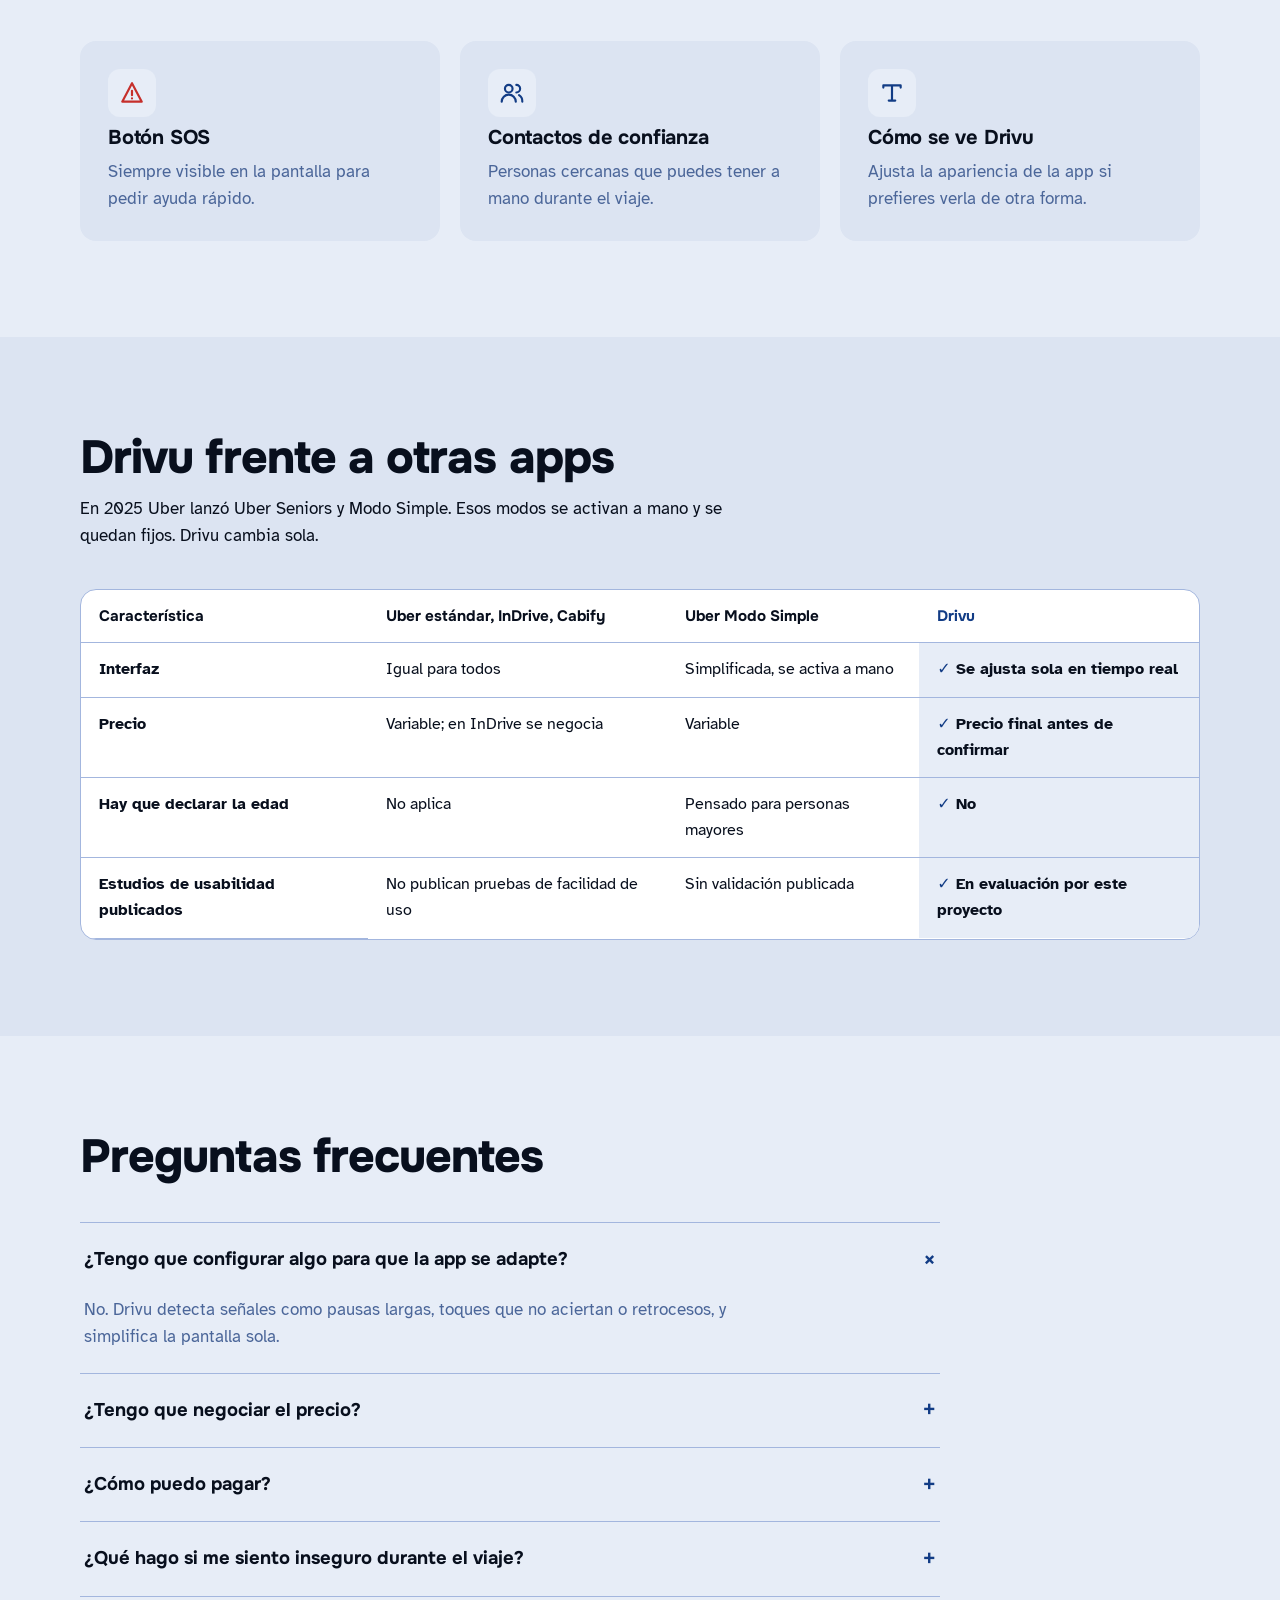
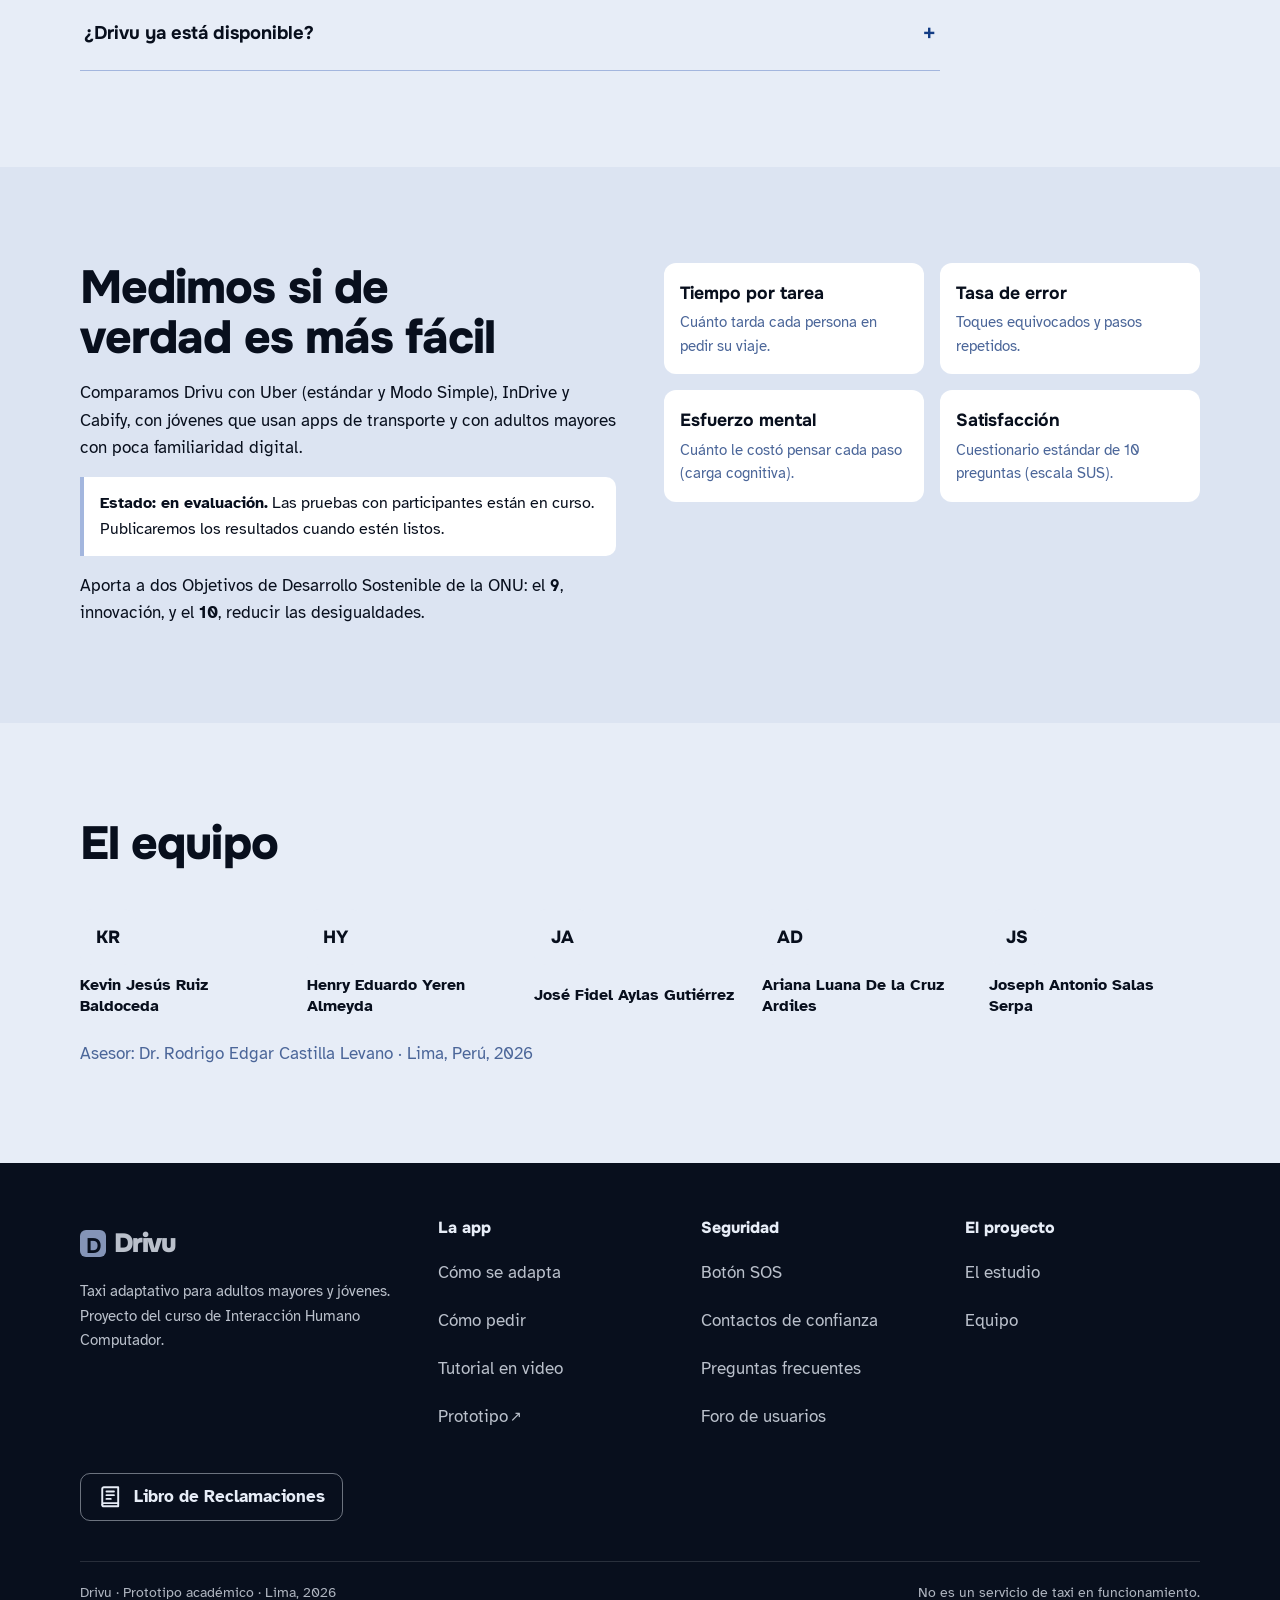
<file: drivu/index.html>
<!doctype html><html lang="es"><head><meta charset="utf-8"><meta name="viewport" content="width=device-width,initial-scale=1,viewport-fit=cover"></head><body>
<title>Drivu Taxi Lima</title>
<link rel="preconnect" href="https://fonts.googleapis.com">
<link rel="preconnect" href="https://fonts.gstatic.com" crossorigin>
<link rel="stylesheet" href="https://fonts.googleapis.com/css2?family=Onest:wght@500;700;800;900&family=Atkinson+Hyperlegible:wght@400;700&display=swap">
<style>
/* Reset básico */
:root{padding-top:0!important;padding-bottom:0!important}
html{-webkit-text-size-adjust:100%}
body{margin:0}
img,svg{max-width:100%}
[hidden]{display:none!important}

/* Layout: estructura de landing tipo inDrive (una columna larga, hero con formulario, grupos de 3 tarjetas, FAQ en acordeón, footer como mapa del sitio). Diseño plano: bloques separados por color, sin sombras ni degradados; el trazo de "marcador" es el único recurso gráfico. */
:root{
  --bg:#E7EDF7; --band:#DCE4F2; --surface:#FFFFFF; --ink:#080F1D; --muted:#4B6699; --line:#A3B6DE;
  --accent:#123C85; --accent-ink:#FFFFFF; --link:#123C85; --hi:#A3B6DE; --hi-ink:#080F1D; --danger:#C62F2B;
  --dark:#080F1D; --dark-ink:#E7EDF7; --chip:#E7EDF7; --control:#5E79AF; --focus:#123C85; --phone:#080F1D; --screen:#E7EDF7;
  --ov:231,237,247; --sk0:#B8C9E8; --sk1:#D3DDF0; --sk2:#E7EDF7; --sk3:#EFF3FA; --sea0:#B4C4E4; --sea1:#C9D6EE; --win:#FFFFFF; --sun:#FFFFFF; --hill:#D6E0F1; --bld:#A3B6DE; --gnd:#CCD8EC; --road:#B4C4E4; --dash:#FFFFFF; --car:#123C85; --carwin:#E7EDF7; --wheel:#080F1D; --lamp:#FFFFFF; --hub:#A3B6DE;
  --f-display:"Onest","Segoe UI",system-ui,sans-serif;
  --f-body:"Atkinson Hyperlegible","Verdana",system-ui,sans-serif;
  --r:10px; --wrap:1160px;
}
@media (prefers-color-scheme: dark){:root:not([data-theme="light"]){
  --bg:#080F1D; --band:#0C1526; --surface:#101B2D; --ink:#E7EDF7; --muted:#A3B6DE; --line:#2B3C5A;
  --accent:#A3B6DE; --accent-ink:#080F1D; --link:#A3B6DE; --hi:#A3B6DE; --hi-ink:#080F1D; --danger:#D23C35;
  --dark:#050A14; --dark-ink:#E7EDF7; --chip:#172B52; --control:#5E79AF; --focus:#A3B6DE; --phone:#03060D; --screen:#101B2D;
  --ov:8,15,29; --sk0:#080F1D; --sk1:#101B2D; --sk2:#123C85; --sk3:#5E79AF; --sea0:#123C85; --sea1:#101B2D; --win:#A3B6DE; --sun:#A3B6DE; --hill:#101B2D; --bld:#0C1526; --gnd:#101B2D; --road:#080F1D; --dash:#A3B6DE; --car:#A3B6DE; --carwin:#123C85; --wheel:#080F1D; --lamp:#E7EDF7; --hub:#5E79AF; color-scheme:dark }}
:root[data-theme="dark"]{
  --bg:#080F1D; --band:#0C1526; --surface:#101B2D; --ink:#E7EDF7; --muted:#A3B6DE; --line:#2B3C5A;
  --accent:#A3B6DE; --accent-ink:#080F1D; --link:#A3B6DE; --hi:#A3B6DE; --hi-ink:#080F1D; --danger:#D23C35;
  --dark:#050A14; --dark-ink:#E7EDF7; --chip:#172B52; --control:#5E79AF; --focus:#A3B6DE; --phone:#03060D; --screen:#101B2D;
  --ov:8,15,29; --sk0:#080F1D; --sk1:#101B2D; --sk2:#123C85; --sk3:#5E79AF; --sea0:#123C85; --sea1:#101B2D; --win:#A3B6DE; --sun:#A3B6DE; --hill:#101B2D; --bld:#0C1526; --gnd:#101B2D; --road:#080F1D; --dash:#A3B6DE; --car:#A3B6DE; --carwin:#123C85; --wheel:#080F1D; --lamp:#E7EDF7; --hub:#5E79AF; color-scheme:dark }

*{box-sizing:border-box}
body{background:var(--bg);color:var(--ink);font-family:var(--f-body);font-size:1.0625rem;line-height:1.6}
.wrap{max-width:var(--wrap);margin-inline:auto;padding-inline:max(20px,env(safe-area-inset-left,0px)) max(20px,env(safe-area-inset-right,0px))}
h1,h2,h3{font-family:var(--f-display);line-height:1.08;text-wrap:balance;margin:0;letter-spacing:-.02em}
h1{font-size:clamp(2.6rem,6.2vw,4.8rem);font-weight:900}
h2{font-size:clamp(1.9rem,3.8vw,2.9rem);font-weight:800}
h3{font-size:1.25rem;font-weight:700;letter-spacing:-.01em}
p{margin:0;max-width:62ch}
a{color:var(--link)}
:focus-visible{outline:3px solid var(--focus);outline-offset:3px;border-radius:6px}
.hero-bg :focus-visible,footer :focus-visible,.banner :focus-visible{outline-color:#A3B6DE}
html{scroll-padding-top:calc(110px + env(safe-area-inset-top,0px))}
main:focus{outline:none}
.sr-only{position:absolute;width:1px;height:1px;padding:0;margin:-1px;overflow:hidden;clip:rect(0,0,0,0);white-space:nowrap;border:0}
.skip{position:absolute;left:16px;top:-80px;z-index:20;background:var(--ink);color:var(--bg);font-weight:700;padding:.8em 1.2em;border-radius:var(--r);text-decoration:none}
.skip:focus{top:calc(12px + env(safe-area-inset-top,0px))}
.ext{font-size:.85em;margin-left:.15em}
.sub{font-family:var(--f-display);font-weight:500;font-size:clamp(1.15rem,2vw,1.4rem);color:var(--muted);letter-spacing:-.01em}
.btn{display:inline-flex;align-items:center;justify-content:center;gap:.5em;font-family:var(--f-display);font-weight:700;text-decoration:none;padding:.9em 1.5em;border-radius:var(--r);border:2px solid var(--accent);font-size:1.05rem;cursor:pointer}
.btn.primary{background:var(--accent);color:var(--accent-ink)}
.btn.ghost{background:transparent;color:var(--ink);border-color:var(--ink)}

/* trazo de marcador */
.mark{position:relative;white-space:nowrap;display:inline-block}
.mark svg{position:absolute;left:-4%;bottom:-.18em;width:108%;height:.42em;overflow:visible;pointer-events:none}
.mark path{fill:none;stroke:var(--hi);stroke-width:9;stroke-linecap:round;stroke-linejoin:round}
.circle{position:relative;display:inline-block;padding-inline:.15em}
.circle svg{position:absolute;inset:-22% -10%;width:120%;height:144%;overflow:visible;pointer-events:none}
.circle path{fill:none;stroke:var(--accent);stroke-width:3.5;stroke-linecap:round}
@media (prefers-reduced-motion:no-preference){
  .mark path{stroke-dasharray:420;stroke-dashoffset:0;animation:draw 1s .25s ease-out both}
  @keyframes draw{from{stroke-dashoffset:420}to{stroke-dashoffset:0}}
}

/* header */
header.top{border-bottom:1px solid var(--line);position:sticky;top:0;padding-top:env(safe-area-inset-top,0px);background:var(--bg);z-index:5}
.bar{display:flex;align-items:center;justify-content:space-between;gap:12px;padding-block:14px;flex-wrap:wrap}
.logo{min-height:44px;font-family:var(--f-display);font-weight:900;font-size:1.65rem;letter-spacing:-.05em;color:var(--ink);text-decoration:none;display:inline-flex;align-items:center;gap:.3em}
.logo b{display:inline-grid;place-items:center;width:1.25em;height:1.25em;background:var(--hi);color:var(--hi-ink);border-radius:6px;font-size:.8em;letter-spacing:-.06em}
.bar nav{display:flex;gap:16px;flex-wrap:wrap}
.bar nav a{color:var(--muted);text-decoration:none;font-weight:700;font-size:.98rem;display:inline-flex;align-items:center;min-height:44px;padding-inline:4px}
.bar nav a:hover{color:var(--ink)}
.actions{display:flex;gap:10px;align-items:center}
.actions .btn{padding:.6em 1.1em;font-size:.95rem;min-height:44px}
.theme{font:inherit;font-weight:700;font-size:.95rem;min-height:44px;display:inline-flex;align-items:center;gap:.4em;border:1.5px solid var(--control);background:var(--surface);color:var(--ink);border-radius:var(--r);padding:.55em .9em;cursor:pointer}
.theme svg{width:1.05em;height:1.05em}

/* hero */
.hero{display:grid;grid-template-columns:minmax(0,640px);gap:48px;align-items:center;padding-block:120px calc(14vw + 40px)}
.hero > div{min-width:0;display:grid;gap:22px}
.order{background:var(--band);border-radius:16px;padding:24px;display:grid;gap:14px}
.order h3{font-size:1.15rem}
.field{display:grid;gap:6px}
.field label{font-weight:700;font-size:.92rem;color:var(--muted)}
.field select,.field input{font:inherit;font-size:1.05rem;padding:.8em .9em;border-radius:var(--r);border:1.5px solid var(--control);background:var(--surface);color:var(--ink);width:100%}
.fare{display:flex;justify-content:space-between;align-items:center;gap:12px;background:var(--surface);border:1.5px solid var(--line);border-radius:var(--r);padding:12px 14px}
.fare .amt{font-family:var(--f-display);font-weight:800;font-size:1.6rem;color:var(--ink)}
.badge{display:inline-flex;align-items:center;gap:.35em;background:var(--accent);color:var(--accent-ink);font-weight:700;font-size:.82rem;border-radius:6px;padding:.25em .6em}
.pay{display:flex;gap:8px;flex-wrap:wrap}
.pay button{flex:1 1 30%;min-width:0;min-height:48px;font:inherit;font-weight:700;padding:.7em;border-radius:var(--r);border:1.5px solid var(--control);background:var(--surface);color:var(--ink);cursor:pointer}
.pay button[aria-pressed="true"]{border-color:var(--accent);background:var(--chip)}
.note{font-size:1rem;color:var(--muted)}
#order-note.done{color:var(--ink);font-weight:700;background:var(--chip);border-radius:var(--r);padding:10px 12px}

/* hero con imagen de fondo: ilustración de la Costa Verde al atardecer, siempre oscura en ambos temas */
.hero-bg{position:relative;overflow:hidden;background:var(--sk3)}
.scene{position:absolute;inset:0;width:100%;height:100%;display:block}
.hero-bg::after{content:"";position:absolute;inset:0;background:linear-gradient(90deg,rgba(var(--ov),.92) 0%,rgba(var(--ov),.78) 38%,rgba(var(--ov),.25) 75%,rgba(var(--ov),.1) 100%)}
.hero-bg .hero{position:relative;z-index:1}
.hero-bg .hero > div{color:var(--ink)}
.hero-bg h1{color:var(--ink)}
.hero-bg .sub{color:var(--ink)}
.hero-bg .btn.ghost{color:var(--ink);border-color:var(--ink)}
.hero-bg :focus-visible{outline-color:var(--focus)}
.hero-bg::after{-webkit-mask-image:linear-gradient(180deg,#000 0,#000 62%,transparent 82%);mask-image:linear-gradient(180deg,#000 0,#000 62%,transparent 82%)}
.taxi{animation:drive 16s linear infinite}
.dashes{animation:dashes 1.6s linear infinite}
@keyframes drive{from{transform:translateX(-340px)}to{transform:translateX(1680px)}}
@keyframes dashes{to{stroke-dashoffset:-80}}
@media (prefers-reduced-motion:reduce){.taxi{transform:translateX(600px)}}
@media (max-width:960px){.hero-bg::after{background:linear-gradient(180deg,rgba(var(--ov),.9) 0%,rgba(var(--ov),.75) 55%,rgba(var(--ov),.55) 100%)}}
/* cifras */
.facts{display:grid;grid-template-columns:repeat(4,1fr);gap:0;border-block:1px solid var(--line)}
.fact{padding:28px 20px;display:grid;gap:4px;border-left:1px solid var(--line)}
.fact:first-child{border-left:0}
.fact b{font-family:var(--f-display);font-weight:900;font-size:2.4rem;letter-spacing:-.03em;font-variant-numeric:tabular-nums}
.fact span{color:var(--muted);font-size:.98rem}

section{padding-block:80px}
section.band{background:var(--band)}
.head{display:grid;gap:12px;margin-bottom:40px}

/* adaptación */
.adapt{display:grid;grid-template-columns:.9fr 1.1fr;gap:56px;align-items:center}
.adapt > div{min-width:0;display:grid;gap:18px}
.stage{display:grid;justify-items:center;gap:14px}
.phone{width:290px;max-width:100%;background:var(--phone);border-radius:40px;padding:11px}
.screen{background:var(--screen);border-radius:30px;padding:22px 18px 20px;min-height:520px;display:flex;flex-direction:column;gap:12px;transition:gap .4s}
.s-top{display:flex;justify-content:space-between;align-items:center;font-size:.9rem;color:var(--muted)}
.sos{background:var(--danger);color:#ffffff;font-weight:700;border-radius:6px;padding:.2em .7em;font-size:.9rem}
.greet{font-family:var(--f-display);font-weight:800;font-size:1.35rem;transition:font-size .4s}
.place{display:flex;align-items:center;gap:12px;background:var(--bg);border:1.5px solid var(--line);border-radius:12px;padding:12px 14px;transition:padding .4s,font-size .4s;font-size:.95rem}
.place b{display:block}.place small{color:var(--muted)}
.dot{flex:none;width:34px;height:34px;border-radius:8px;background:var(--chip);display:grid;place-items:center;font-weight:700;font-size:.85rem;color:var(--accent);transition:width .4s,height .4s}
.extras{display:grid;grid-template-columns:1fr 1fr;gap:8px;transition:opacity .35s,max-height .45s;max-height:200px;overflow:hidden}
.extras span{background:var(--chip);border-radius:8px;padding:8px;font-size:.85rem;text-align:center}
.price{margin-top:auto;background:var(--accent);color:var(--accent-ink);border-radius:12px;padding:14px;display:flex;justify-content:space-between;align-items:center;font-weight:700;transition:padding .4s,font-size .4s}
.price .amt{font-family:var(--f-display);font-size:1.5rem}
.phone.simple .screen{gap:16px}
.phone.simple .greet{font-size:1.7rem}
.phone.simple .place{padding:18px 16px;font-size:1.15rem}
.phone.simple .place.minor{display:none}
.phone.simple .dot{width:44px;height:44px}
.phone.simple .extras{opacity:0;max-height:0}
.phone.simple .price{padding:20px 16px;font-size:1.15rem}
.toggle{display:inline-flex;background:var(--surface);border:1.5px solid var(--control);border-radius:var(--r);padding:4px}
.toggle button{font:inherit;font-weight:700;font-size:.95rem;min-height:44px;border:0;background:transparent;color:var(--muted);padding:.5em 1em;border-radius:7px;cursor:pointer}
.toggle button[aria-pressed="true"]{background:var(--accent);color:var(--accent-ink)}
.caption{font-size:.88rem;color:var(--muted);text-align:center;max-width:34ch}
.signals{display:grid;gap:14px;list-style:none;margin:0;padding:0}
.signals li{display:grid;grid-template-columns:auto 1fr;gap:4px 14px;align-items:start}
.signals li::before{content:"";grid-row:span 2;width:10px;height:10px;margin-top:.45em;border-radius:50%;background:var(--accent)}
.signals p{color:var(--muted)}

/* tarjetas x3 */
.cards{display:grid;grid-template-columns:repeat(3,1fr);gap:20px}
.card{background:var(--band);border-radius:16px;padding:28px;display:grid;gap:10px;align-content:start}
section.band .card{background:var(--surface)}
.card p{color:var(--muted)}
.ico{width:48px;height:48px;border-radius:12px;background:var(--chip);color:var(--accent);display:grid;place-items:center}
.ico svg{width:26px;height:26px;fill:none;stroke:currentColor;stroke-width:2;stroke-linecap:round;stroke-linejoin:round}
.ico.red{color:var(--danger)}

/* banner */
.banner{background:var(--accent);color:var(--accent-ink);border-radius:20px;padding:44px 40px;display:flex;justify-content:space-between;align-items:center;gap:24px;flex-wrap:wrap}
.banner h2{color:var(--accent-ink);max-width:20ch}
.banner p{color:var(--accent-ink);margin-top:10px}
.banner .btn{background:var(--bg);color:var(--ink);border-color:var(--bg)}

/* pasos */
.steps{list-style:none;margin:0;padding:0;display:grid;grid-template-columns:repeat(3,1fr);gap:28px;counter-reset:n}
.steps li{counter-increment:n;display:grid;gap:10px;align-content:start}
.steps li::before{content:counter(n);font-family:var(--f-display);font-weight:900;font-size:3.4rem;line-height:1;color:var(--accent);letter-spacing:-.04em}
.steps p{color:var(--muted)}

/* pagos */
.payments{display:grid;grid-template-columns:repeat(3,1fr);gap:20px}
.payment{display:flex;gap:16px;align-items:center;border:1.5px solid var(--line);border-radius:16px;padding:22px;background:var(--surface)}
.payment .ico{flex:none}
.payment p{color:var(--muted);font-size:.98rem}

/* comparación */
.compare{overflow-x:auto;border:1.5px solid var(--line);border-radius:16px;background:var(--surface)}
table{width:100%;border-collapse:collapse;min-width:640px;font-size:1rem}
th,td{padding:14px 18px;text-align:left;border-bottom:1px solid var(--line);vertical-align:top}
thead th{font-family:var(--f-display);font-size:.95rem;font-weight:700}
thead th.us{color:var(--accent)}
tbody tr:last-child td{border-bottom:0}
td.us{background:var(--chip);font-weight:700}
td.us::before{content:"✓ ";color:var(--accent);font-weight:700}

/* FAQ */
.faq{display:grid;gap:0;border-top:1px solid var(--line);max-width:860px}
.faq details{border-bottom:1px solid var(--line)}
.faq summary{list-style:none;cursor:pointer;display:flex;justify-content:space-between;align-items:center;gap:16px;padding:22px 4px;font-family:var(--f-display);font-weight:700;font-size:1.15rem}
.faq summary::-webkit-details-marker{display:none}
.faq summary::after{content:"+";font-size:1.6rem;font-weight:500;line-height:1;color:var(--accent);transition:transform .2s}
.faq details[open] summary::after{transform:rotate(45deg)}
.faq details p{padding:0 4px 22px;color:var(--muted)}

/* estudio y equipo */
.study{display:grid;grid-template-columns:1fr 1fr;gap:48px;align-items:start}
.study > div{min-width:0;display:grid;gap:16px}
.metrics{display:grid;grid-template-columns:1fr 1fr;gap:12px}
.metric{background:var(--surface);border-radius:12px;padding:16px;display:grid;gap:4px}
.metric b{font-family:var(--f-display);font-size:1.1rem}
.metric span{color:var(--muted);font-size:.92rem}
.status{border-left:4px solid var(--hi);background:var(--surface);padding:14px 16px;border-radius:0 10px 10px 0;font-size:1rem}
.team{list-style:none;margin:0;padding:0;display:grid;grid-template-columns:repeat(5,1fr);gap:16px}
.team li{display:grid;gap:10px;justify-items:start}
.avatar{width:56px;height:56px;border-radius:12px;background:var(--chip);display:grid;place-items:center;font-family:var(--f-display);font-weight:800;color:var(--ink);font-size:1.1rem}
.team b{font-size:1rem;line-height:1.3}
.prof{margin-top:24px;color:var(--muted)}

/* footer */
footer{background:var(--dark);color:var(--dark-ink);padding-block:56px calc(32px + env(safe-area-inset-bottom,0px))}
.fcols{display:grid;grid-template-columns:1.4fr repeat(3,1fr);gap:28px}
.fcols h4{font-family:var(--f-display);font-size:1rem;margin:0 0 12px}
.fcols ul{list-style:none;margin:0;padding:0;display:grid;gap:8px}
.fcols a{color:var(--dark-ink);opacity:.8;text-decoration:none}
.fcols a:hover{opacity:1;text-decoration:underline}
.fcols p{opacity:.8;font-size:.95rem}
footer .logo{color:var(--dark-ink)}
.legal{border-top:1px solid rgba(248,249,250,.18);margin-top:40px;padding-top:20px;display:flex;justify-content:space-between;gap:12px;flex-wrap:wrap;font-size:.88rem;opacity:.75}

@media (max-width:960px){
  .hero,.adapt,.study{grid-template-columns:1fr}
  .facts{grid-template-columns:1fr 1fr}
  .fact:nth-child(3){border-left:0}
  .fact:nth-child(n+3){border-top:1px solid var(--line)}
  .cards,.steps{grid-template-columns:1fr 1fr}
  .payments{grid-template-columns:1fr}
  .team{grid-template-columns:repeat(3,1fr)}
  .fcols{grid-template-columns:1fr 1fr}
  .bar nav{display:none}
}
@media (max-width:600px){
  .wrap{padding-inline:max(16px,env(safe-area-inset-left,0px)) max(16px,env(safe-area-inset-right,0px))}
  .cards,.steps,.payments,.metrics{grid-template-columns:1fr}
  .team{grid-template-columns:1fr 1fr}
  .banner{padding:32px 22px}
  section{padding-block:60px}
  .actions .btn{display:none}
  .fact b{font-size:2rem}
}
/* adaptación por tamaño de pantalla */
@media (min-width:1600px){
  :root{--wrap:1440px}
  body{font-size:1.25rem}
  h1{font-size:5.8rem}
  h2{font-size:3.4rem}
  .sub{font-size:1.7rem}
  .hero{grid-template-columns:minmax(0,820px);padding-block:150px calc(14vw + 40px)}
  .btn{font-size:1.2rem}
  .phone{width:340px}
}
@media (min-width:2200px){
  :root{--wrap:1800px}
  body{font-size:1.5rem}
  h1{font-size:7.2rem}
  h2{font-size:4.2rem}
}
@media (min-width:601px) and (max-width:960px){
  .hero{padding-block:96px 104px}
  .btn{padding:.9em 1.4em}
}
@media (max-width:600px){
  .hero{padding-block:56px 240px}
  h1{font-size:2.5rem}
  .hero .btn{width:100%}
  .bar{flex-wrap:nowrap;gap:8px}
  .actions{margin-left:auto}
  .theme span{display:none}
  .theme{padding:.55em .7em}
  .logo{font-size:1.45rem}
  .bar nav#secciones{flex-basis:100%}
  .bar{flex-wrap:wrap}
  .facts{grid-template-columns:1fr 1fr}
  .phone{width:100%;max-width:300px}
}
@media (prefers-reduced-motion:reduce){*{transition:none!important;animation:none!important}}

/* menú de secciones en pantallas angostas */
.menu-btn{display:none;font:inherit;font-weight:700;min-height:44px;padding:.5em 1em;border:1.5px solid var(--control);border-radius:var(--r);background:var(--surface);color:var(--ink);cursor:pointer}
@media (max-width:960px){
  .menu-btn{display:inline-flex;align-items:center}
  .bar nav#secciones{display:none;order:5;width:100%;flex-direction:column;gap:0;border-top:1px solid var(--line);padding-top:6px}
  .bar nav#secciones.open{display:flex}
}
/* formulario */
.form-title{font-size:1.2rem;display:flex;align-items:center;gap:.5em;flex-wrap:wrap}
.tag-ej{font-family:var(--f-body);font-size:.8rem;font-weight:700;letter-spacing:.04em;text-transform:uppercase;background:var(--hi);color:var(--hi-ink);border-radius:6px;padding:.2em .55em}
fieldset.pay{border:0;margin:0;padding:0;min-width:0}
fieldset.pay legend{font-weight:700;font-size:.92rem;color:var(--muted);padding:0;margin-bottom:6px;float:left;width:100%}
.pay button[aria-pressed="true"]::before{content:"✓ ";color:var(--accent)}
.pay button[aria-pressed="true"]{border-width:2.5px}
/* tabla: encabezados de fila */
tbody th{font-weight:700;text-align:left}
/* pie de página */
.fcols h2.fh{font-family:var(--f-display);font-size:1rem;margin:0 0 12px;letter-spacing:0}
.fcols a{display:inline-flex;align-items:center;min-height:44px}
.fcols ul{gap:0}
/* criterios de la clase de diseño responsive y adaptativo */
/* objetivos táctiles de al menos 48 px y separación entre ellos */
.btn,.theme,.menu-btn,.toggle button,.bar nav a,.logo,.fcols a{min-height:48px}
.actions .btn{min-height:48px}
.faq summary{min-height:56px}
.theme{min-width:48px;justify-content:center}
.pay button{min-height:48px}
/* retroalimentación inmediata al tocar */
a,button,summary{-webkit-tap-highlight-color:rgba(18,60,133,.18)}
.btn,.theme,.menu-btn,.toggle button{transition:transform .08s,filter .15s}
.btn:active,.theme:active,.menu-btn:active,.toggle button:active{transform:scale(.97);filter:brightness(.92)}
.faq summary:active{background:var(--band)}
@media (hover:hover) and (pointer:fine){.btn:hover{filter:brightness(1.08)}.card:hover,.payment:hover{border-color:var(--accent)}}
/* contenido fluido */
section{padding-block:clamp(48px,8vw,96px)}
/* teléfono en horizontal: menos relleno vertical */
@media (orientation:landscape) and (max-height:520px){
  .hero{padding-block:48px 120px}
  section{padding-block:40px}
}
/* móvil: comparación apilada en tarjetas y acción principal al alcance del pulgar */
.cta-bar{display:none}
@media (max-width:600px){
  .compare{border:0;background:transparent;overflow:visible}
  table,thead,tbody,tr,th,td{display:block;min-width:0}
  thead{position:absolute;width:1px;height:1px;overflow:hidden;clip:rect(0,0,0,0)}
  table{min-width:0}
  tbody tr{background:var(--surface);border:1.5px solid var(--line);border-radius:16px;margin-bottom:14px;overflow:hidden}
  tbody th{padding:14px 16px;background:var(--band);font-family:var(--f-display)}
  tbody td{border-bottom:1px solid var(--line);padding:12px 16px}
  tbody tr td:last-child{border-bottom:0}
  tbody td::before{content:attr(data-label);display:block;font-size:.82rem;font-weight:700;color:var(--muted);margin-bottom:2px}
  td.us::before{content:attr(data-label);color:var(--accent)}
  .cta-bar{display:block;position:fixed;left:0;right:0;bottom:0;z-index:6;background:var(--bg);border-top:1px solid var(--line);padding:10px max(16px,env(safe-area-inset-right,0px)) calc(10px + env(safe-area-inset-bottom,0px)) max(16px,env(safe-area-inset-left,0px))}
  .cta-bar .btn{width:100%}
  body{padding-bottom:calc(80px + env(safe-area-inset-bottom,0px))}
}
@media (forced-colors:active){.btn,.theme,.menu-btn{border:2px solid ButtonText}}

/* tutorial en video */
.vid-ctl{display:flex;justify-content:center;margin-bottom:20px}
.video{max-width:960px;margin-inline:auto;border-radius:16px;overflow:hidden;background:#080F1D;aspect-ratio:16/9;border:1.5px solid var(--line)}
.video video{width:100%;height:100%;display:block;background:#080F1D}
.vid-note{max-width:960px;margin:14px auto 0;text-align:center}
@media (max-width:600px){.toggle{width:100%}.toggle button{flex:1}}

/* Libro de Reclamaciones (acceso en el footer) y botón flotante de WhatsApp */
.lr-pie{margin-top:32px}
.lr-link{display:inline-flex;align-items:center;gap:.6em;min-height:48px;padding:.55em 1em;border:1.5px solid rgba(231,237,247,.45);border-radius:var(--r);color:var(--dark-ink);text-decoration:none;font-weight:700}
.lr-link:hover{border-color:var(--dark-ink);text-decoration:underline}
.lr-link svg{width:1.5em;height:1.5em;flex:none;fill:none;stroke:currentColor;stroke-width:1.8;stroke-linecap:round;stroke-linejoin:round}
.wa-float{position:fixed;z-index:7;right:max(20px,env(safe-area-inset-right,0px));bottom:calc(24px + env(safe-area-inset-bottom,0px));width:60px;height:60px;border-radius:50%;background:#168A45;color:#FFFFFF;display:grid;place-items:center;box-shadow:0 4px 14px rgba(8,15,29,.28);text-decoration:none;transition:transform .18s ease,box-shadow .18s ease,background-color .18s ease,opacity .18s ease}
.wa-float svg{width:32px;height:32px;fill:currentColor}
.wa-float:hover{background:#12753A;box-shadow:0 8px 22px rgba(8,15,29,.34);transform:translateY(-2px)}
.wa-float:focus-visible{outline:3px solid var(--focus);outline-offset:4px}
@media (prefers-reduced-motion:reduce){.wa-float,.wa-float:hover{transition:none;transform:none}}
footer{padding-bottom:calc(104px + env(safe-area-inset-bottom,0px))}
@media (max-width:600px){
  .wa-float{width:56px;height:56px;right:max(16px,env(safe-area-inset-right,0px))}
  .wa-float.sobre-cta{bottom:calc(84px + env(safe-area-inset-bottom,0px))}
  .lr-pie{padding-right:72px}
  .wa-float.oculto{opacity:0;pointer-events:none;transform:translateY(12px)}
}
</style>

<a class="skip" href="#contenido">Saltar al contenido</a>
<header class="top">
  <div class="wrap bar">
    <a class="logo" href="#inicio"><b aria-hidden="true">D</b>Drivu<span class="sr-only">, ir al inicio</span></a>
    <button type="button" class="menu-btn" id="menu-btn" aria-expanded="false" aria-controls="secciones">Secciones</button>
    <nav aria-label="Secciones" id="secciones">
      <a href="#adapta">Cómo se adapta</a>
      <a href="#pedir">Cómo pedir</a>
      <a href="#tutorial">Tutorial</a>
      <a href="#seguridad">Seguridad</a>
      <a href="#preguntas">Preguntas</a>
      <a href="#estudio">El estudio</a>
      <a href="foro.html">Foro</a>
    </nav>
    <div class="actions">
      <button type="button" class="theme" id="theme" aria-label="Cambiar a versión negra"><svg viewBox="0 0 24 24" fill="none" stroke="currentColor" stroke-width="2" aria-hidden="true"><path d="M21 12.8A9 9 0 1 1 11.2 3a7 7 0 0 0 9.8 9.8z"/></svg><span>Versión negra</span></button>
      <a class="btn primary" href="https://claude.ai/artifact/MpJ3Tn1Fr54TbG2AzQWLHt" target="_blank" rel="noopener">Probar la app <span class="sr-only">(se abre en una pestaña nueva)</span><span class="ext" aria-hidden="true">↗</span></a>
    </div>
  </div>
</header>

<main id="contenido" tabindex="-1">
<div class="hero-bg" id="inicio">
<svg class="scene" viewBox="0 0 1600 800" preserveAspectRatio="xMidYMax slice" aria-hidden="true" focusable="false">
  <defs>
    <linearGradient id="sky" x1="0" y1="0" x2="0" y2="1"><stop offset="0" style="stop-color:var(--sk0)"/><stop offset=".45" style="stop-color:var(--sk1)"/><stop offset=".8" style="stop-color:var(--sk2)"/><stop offset="1" style="stop-color:var(--sk3)"/></linearGradient>
    <linearGradient id="sea" x1="0" y1="0" x2="0" y2="1"><stop offset="0" style="stop-color:var(--sea0)"/><stop offset="1" style="stop-color:var(--sea1)"/></linearGradient>
    <pattern id="win" width="16" height="20" patternUnits="userSpaceOnUse"><rect x="3" y="4" width="6" height="8" style="fill:var(--win)" opacity=".7"/></pattern>
    <radialGradient id="glow" cx=".5" cy=".5" r=".5"><stop offset="0" style="stop-color:var(--sun)" stop-opacity=".55"/><stop offset="1" style="stop-color:var(--sun)" stop-opacity="0"/></radialGradient>
  </defs>
  <rect width="1600" height="560" fill="url(#sky)"/>
  <circle cx="940" cy="430" r="190" fill="url(#glow)"/>
  <circle cx="940" cy="440" r="62" style="fill:var(--sun)"/>
  <rect y="430" width="1600" height="140" fill="url(#sea)"/>
  <path d="M760 452h360M800 470h280M840 488h200" style="stroke:var(--sun)" stroke-opacity=".45" stroke-width="3"/>
  <path d="M0 520 C 300 500, 600 515, 900 505 S 1400 520, 1600 512 V 700 H 0 Z" style="fill:var(--hill)"/>
  <g><rect x="-10" y="437" width="60" height="128" style="fill:var(--bld)"/><rect x="-4" y="447" width="48" height="94" fill="url(#win)"/><rect x="58" y="463" width="81" height="102" style="fill:var(--bld)"/><rect x="64" y="473" width="69" height="68" fill="url(#win)"/><rect x="142" y="338" width="92" height="227" style="fill:var(--bld)"/><rect x="148" y="348" width="80" height="193" fill="url(#win)"/><rect x="237" y="326" width="63" height="239" style="fill:var(--bld)"/><rect x="243" y="336" width="51" height="205" fill="url(#win)"/><rect x="302" y="421" width="72" height="144" style="fill:var(--bld)"/><rect x="308" y="431" width="60" height="110" fill="url(#win)"/><rect x="376" y="364" width="45" height="201" style="fill:var(--bld)"/><rect x="382" y="374" width="33" height="167" fill="url(#win)"/><rect x="429" y="414" width="44" height="151" style="fill:var(--bld)"/><rect x="435" y="424" width="32" height="117" fill="url(#win)"/><rect x="476" y="367" width="75" height="198" style="fill:var(--bld)"/><rect x="482" y="377" width="63" height="164" fill="url(#win)"/><rect x="553" y="331" width="92" height="234" style="fill:var(--bld)"/><rect x="559" y="341" width="80" height="200" fill="url(#win)"/><rect x="648" y="315" width="54" height="250" style="fill:var(--bld)"/><rect x="654" y="325" width="42" height="216" fill="url(#win)"/><rect x="704" y="326" width="76" height="239" style="fill:var(--bld)"/><rect x="710" y="336" width="64" height="205" fill="url(#win)"/><rect x="788" y="419" width="43" height="146" style="fill:var(--bld)"/><rect x="794" y="429" width="31" height="112" fill="url(#win)"/><rect x="833" y="441" width="75" height="124" style="fill:var(--bld)"/><rect x="839" y="451" width="63" height="90" fill="url(#win)"/><rect x="914" y="439" width="66" height="126" style="fill:var(--bld)"/><rect x="920" y="449" width="54" height="92" fill="url(#win)"/><rect x="990" y="329" width="47" height="236" style="fill:var(--bld)"/><rect x="996" y="339" width="35" height="202" fill="url(#win)"/><rect x="1043" y="429" width="75" height="136" style="fill:var(--bld)"/><rect x="1049" y="439" width="63" height="102" fill="url(#win)"/><rect x="1121" y="329" width="77" height="236" style="fill:var(--bld)"/><rect x="1127" y="339" width="65" height="202" fill="url(#win)"/><rect x="1203" y="470" width="63" height="95" style="fill:var(--bld)"/><rect x="1209" y="480" width="51" height="61" fill="url(#win)"/><rect x="1269" y="466" width="76" height="99" style="fill:var(--bld)"/><rect x="1275" y="476" width="64" height="65" fill="url(#win)"/><rect x="1350" y="478" width="71" height="87" style="fill:var(--bld)"/><rect x="1356" y="488" width="59" height="53" fill="url(#win)"/><rect x="1428" y="326" width="69" height="239" style="fill:var(--bld)"/><rect x="1434" y="336" width="57" height="205" fill="url(#win)"/><rect x="1506" y="399" width="63" height="166" style="fill:var(--bld)"/><rect x="1512" y="409" width="51" height="132" fill="url(#win)"/><rect x="1574" y="429" width="90" height="136" style="fill:var(--bld)"/><rect x="1580" y="439" width="78" height="102" fill="url(#win)"/></g>
  <rect y="545" width="1600" height="140" style="fill:var(--gnd)"/>
  <rect y="680" width="1600" height="120" style="fill:var(--road)"/>
  <path d="M0 742 H1600" style="stroke:var(--dash)" stroke-width="5" stroke-dasharray="46 34" opacity=".7" class="dashes"/>
  <g class="taxi"><g transform="translate(0 628)">
    <ellipse cx="120" cy="96" rx="130" ry="10" fill="#000" opacity=".35"/>
    <path d="M10 70 C 12 52, 30 46, 52 44 L 80 18 C 88 10, 98 8, 110 8 H 170 C 184 8, 194 14, 202 24 L 222 44 C 240 46, 252 54, 252 70 V 84 H 10 Z" style="fill:var(--car)"/>
    <path d="M90 22 C 96 16, 102 15, 110 15 H 132 V 44 H 70 Z" style="fill:var(--carwin)"/>
    <path d="M140 15 H 168 C 178 15, 186 20, 192 28 L 205 44 H 140 Z" style="fill:var(--carwin)"/>
    <rect x="112" y="0" width="34" height="9" rx="2" style="fill:var(--wheel)"/>
    <rect x="232" y="56" width="16" height="7" rx="2" style="fill:var(--lamp)"/>
    <circle cx="62" cy="86" r="17" style="fill:var(--wheel)"/><circle cx="62" cy="86" r="7" style="fill:var(--hub)"/>
    <circle cx="200" cy="86" r="17" style="fill:var(--wheel)"/><circle cx="200" cy="86" r="7" style="fill:var(--hub)"/>
  </g></g>
</svg>
<div class="wrap hero">
  <div>
    <h1>Taxi en Lima, <span class="mark">a tu ritmo<svg viewBox="0 0 200 20" preserveAspectRatio="none" aria-hidden="true"><path d="M4 13 C 40 6, 90 4, 130 8 S 185 14, 196 9"/></svg></span></h1>
    <p class="sub">La app de taxi que se vuelve más simple cuando la necesitas más simple.</p>
    <p>Para adultos mayores y para jóvenes que recién empiezan a pedir taxi por app. Ves el precio final antes de confirmar y no tienes que negociar.</p>
    <div style="display:flex;gap:12px;flex-wrap:wrap">
      <a class="btn primary" href="https://claude.ai/artifact/MpJ3Tn1Fr54TbG2AzQWLHt" target="_blank" rel="noopener">Probar el prototipo <span class="sr-only">(se abre en una pestaña nueva)</span><span class="ext" aria-hidden="true">↗</span></a>
      <a class="btn ghost" href="#adapta">Ver cómo se adapta</a>
    </div>
  </div>
</div>
</div>

<div class="wrap" style="padding-top:8px">
  <div class="facts">
    <div class="fact"><b>2</b><span>grupos para los que se diseñó: 66+ y jóvenes</span></div>
    <div class="fact"><b>0</b><span>ajustes que tienes que hacer para que se adapte</span></div>
    <div class="fact"><b>Todos</b><span>los medios de pago: efectivo, tarjeta y billeteras</span></div>
    <div class="fact"><b>1</b><span>botón SOS, siempre a la vista</span></div>
  </div>
</div>

<section id="adapta">
  <div class="wrap adapt">
    <div class="stage">
      <div class="phone" id="phone" role="img" aria-label="Ejemplo de la pantalla de inicio de Drivu en uso con soltura: pregunta ¿A dónde vamos?, muestra los lugares guardados Hospital Rebagliati y Casa, la opción Otro destino, accesos a Mis viajes, Contactos de confianza, pagos y Ayuda, el botón SOS y el precio final de 11.50 soles.">
        <div class="screen">
          <div class="s-top"><span>9:41</span><span class="sos">SOS</span></div>
          <div class="greet">¿A dónde vamos?</div>
          <div class="place"><span class="dot">H</span><span><b>Hospital Rebagliati</b><small>Lugar guardado</small></span></div>
          <div class="place"><span class="dot">C</span><span><b>Casa</b><small>Lugar guardado</small></span></div>
          <div class="place minor"><span class="dot">+</span><span><b>Otro destino</b><small>Escribe una dirección</small></span></div>
          <div class="extras"><span>Mis viajes</span><span>Contactos de confianza</span><span>Efectivo · Tarjeta · Yape</span><span>Ayuda</span></div>
          <div class="price"><span>Precio final</span><span class="amt">S/ 11.50</span></div>
        </div>
      </div>
      <div class="toggle" role="group" aria-label="Cambiar el ejemplo del celular">
        <button type="button" id="b-full" aria-pressed="true" aria-controls="phone">Uso con soltura</button>
        <button type="button" id="b-simple" aria-pressed="false" aria-controls="phone">Uso con dudas</button>
      </div>
      <p class="caption">Pantalla ilustrativa. Prueba los dos botones.</p>
    </div>
    <div>
      <h2>Una app que <span class="circle">se adapta<svg viewBox="0 0 120 50" preserveAspectRatio="none" aria-hidden="true"><path d="M8 28 C 6 10, 60 2, 100 8 C 122 12, 118 40, 80 45 C 40 50, 4 42, 10 22"/></svg></span> sola</h2>
      <p>Uber, InDrive y Cabify muestran los mismos pasos a todo el mundo. Drivu usa inteligencia artificial (machine learning) para notar cómo usas la app en ese momento y ajusta la pantalla. No te pide la edad ni que actives un modo especial.</p>
      <ul class="signals">
        <li><h3>Si te detienes mucho</h3><p>Quita opciones y deja a la vista solo el siguiente paso.</p></li>
        <li><h3>Si los toques no aciertan</h3><p>Agranda botones y textos para que sea más fácil elegir.</p></li>
        <li><h3>Si vuelves atrás seguido</h3><p>Te muestra el camino más corto y ofrece ayuda en ese momento.</p></li>
      </ul>
    </div>
  </div>
</section>

<section class="band">
  <div class="wrap">
    <div class="head"><h2>Todo lo que necesitas para tu viaje</h2></div>
    <div class="cards">
      <div class="card"><span class="ico"><svg viewBox="0 0 24 24" aria-hidden="true"><path d="M12 21s-7-6.2-7-11.5A7 7 0 0 1 19 9.5C19 14.8 12 21 12 21z"/><circle cx="12" cy="9.5" r="2.5"/></svg></span><h3>Lugares guardados</h3><p>Casa, el hospital o la universidad a un toque, sin escribir direcciones.</p></div>
      <div class="card"><span class="ico"><svg viewBox="0 0 24 24" aria-hidden="true"><circle cx="11" cy="11" r="7"/><path d="m20 20-3.5-3.5"/></svg></span><h3>Otro destino</h3><p>Escribe el nombre del lugar y Drivu te lo encuentra.</p></div>
      <div class="card"><span class="ico"><svg viewBox="0 0 24 24" aria-hidden="true"><rect x="3" y="4" width="18" height="16" rx="2"/><path d="M3 9h18M8 14h4"/></svg></span><h3>Mis viajes</h3><p>Revisa a dónde fuiste y cuánto pagaste en cada viaje.</p></div>
    </div>
  </div>
</section>

<div class="wrap" style="padding-block:24px 0">
  <div class="banner">
    <div><h2>Pruébala antes que nadie</h2><p>El prototipo está abierto. Si algo no se entiende, es un problema del diseño y queremos saberlo.</p></div>
    <a class="btn" href="https://claude.ai/artifact/MpJ3Tn1Fr54TbG2AzQWLHt" target="_blank" rel="noopener">Abrir el prototipo <span class="sr-only">(se abre en una pestaña nueva)</span><span class="ext" aria-hidden="true">↗</span></a>
  </div>
</div>

<section id="pedir">
  <div class="wrap">
    <div class="head"><h2>Cómo pedir un taxi con Drivu</h2></div>
    <ol class="steps">
      <li><h3>Elige a dónde vas</h3><p>Toca un lugar guardado o usa “Otro destino”.</p></li>
      <li><h3>Revisa el precio final</h3><p>Lo ves antes de confirmar. No hay que ofertar ni negociar.</p></li>
      <li><h3>Confirma y espera</h3><p>Elige cómo pagar: efectivo, tarjeta o billetera digital. Drivu busca conductor y te avisa cuando llega.</p></li>
    </ol>
  </div>
</section>
<section class="band" id="tutorial">
  <div class="wrap">
    <div class="head"><h2>Míralo en un minuto</h2><p>Un recorrido por la app, paso a paso y sin voz. Los textos van en pantalla.</p></div>
    <div class="vid-ctl">
      <div class="toggle" role="group" aria-label="Elegir tutorial">
        <button type="button" id="v-pas" aria-pressed="true" aria-controls="tut">Soy pasajero</button>
        <button type="button" id="v-con" aria-pressed="false" aria-controls="tut">Soy conductor</button>
      </div>
    </div>
    <div class="video">
      <video id="tut" controls playsinline preload="metadata" poster="media/poster-pasajero.jpg" src="media/tutorial-pasajero.mp4" aria-describedby="tut-desc">Tu navegador no puede reproducir este video.</video>
    </div>
    <p class="note vid-note" id="tut-desc">Tutorial del pasajero (1 min): 1. Crea tu cuenta. 2. Inicia sesión. 3. Pide un viaje hasta el Hospital Rebagliati.</p>
  </div>
</section>

<section class="band">
  <div class="wrap">
    <div class="head"><h2>Paga como prefieras</h2><p>Drivu acepta todos los medios de pago. Eliges antes de confirmar el viaje.</p></div>
    <div class="payments">
      <div class="payment"><span class="ico"><svg viewBox="0 0 24 24" aria-hidden="true"><rect x="2" y="6" width="20" height="12" rx="2"/><circle cx="12" cy="12" r="2.5"/></svg></span><div><h3>Efectivo</h3><p>Pagas al conductor al terminar el viaje.</p></div></div>
      <div class="payment"><span class="ico"><svg viewBox="0 0 24 24" aria-hidden="true"><rect x="2" y="5" width="20" height="14" rx="2"/><path d="M2 10h20M6 15h4"/></svg></span><div><h3>Tarjeta de débito o crédito</h3><p>Visa, Mastercard y otras tarjetas.</p></div></div>
      <div class="payment"><span class="ico"><svg viewBox="0 0 24 24" aria-hidden="true"><rect x="6" y="2" width="12" height="20" rx="2"/><path d="M11 18h2"/></svg></span><div><h3>Yape, Plin y billeteras</h3><p>Pagas desde tu celular, sin buscar sencillo.</p></div></div>
    </div>
  </div>
</section>

<section id="seguridad">
  <div class="wrap">
    <div class="head"><h2>Viaja tranquilo</h2><p>La seguridad es una de las razones por las que muchas personas no usan apps de taxi. Drivu la pone a la vista.</p></div>
    <div class="cards">
      <div class="card"><span class="ico red"><svg viewBox="0 0 24 24" aria-hidden="true"><path d="M12 3 3 20h18L12 3z"/><path d="M12 10v4M12 17h.01"/></svg></span><h3>Botón SOS</h3><p>Siempre visible en la pantalla para pedir ayuda rápido.</p></div>
      <div class="card"><span class="ico"><svg viewBox="0 0 24 24" aria-hidden="true"><circle cx="9" cy="8" r="3.5"/><path d="M2.5 20a6.5 6.5 0 0 1 13 0"/><path d="M16 4.5a3.5 3.5 0 0 1 0 7M18.5 14a6.5 6.5 0 0 1 3 6"/></svg></span><h3>Contactos de confianza</h3><p>Personas cercanas que puedes tener a mano durante el viaje.</p></div>
      <div class="card"><span class="ico"><svg viewBox="0 0 24 24" aria-hidden="true"><path d="M4 7V5h16v2M9 19h6M12 5v14"/></svg></span><h3>Cómo se ve Drivu</h3><p>Ajusta la apariencia de la app si prefieres verla de otra forma.</p></div>
    </div>
  </div>
</section>

<section class="band">
  <div class="wrap">
    <div class="head"><h2>Drivu frente a otras apps</h2><p>En 2025 Uber lanzó Uber Seniors y Modo Simple. Esos modos se activan a mano y se quedan fijos. Drivu cambia sola.</p></div>
    <div class="compare">
      <table>
        <caption class="sr-only">Comparación de Drivu con otras apps de taxi</caption>
        <thead><tr><th scope="col">Característica</th><th scope="col">Uber estándar, InDrive, Cabify</th><th scope="col">Uber Modo Simple</th><th scope="col" class="us">Drivu</th></tr></thead>
        <tbody>
          <tr><th scope="row">Interfaz</th><td data-label="Uber estándar, InDrive, Cabify">Igual para todos</td><td data-label="Uber Modo Simple">Simplificada, se activa a mano</td><td data-label="Drivu" class="us">Se ajusta sola en tiempo real</td></tr>
          <tr><th scope="row">Precio</th><td data-label="Uber estándar, InDrive, Cabify">Variable; en InDrive se negocia</td><td data-label="Uber Modo Simple">Variable</td><td data-label="Drivu" class="us">Precio final antes de confirmar</td></tr>
          <tr><th scope="row">Hay que declarar la edad</th><td data-label="Uber estándar, InDrive, Cabify">No aplica</td><td data-label="Uber Modo Simple">Pensado para personas mayores</td><td data-label="Drivu" class="us">No</td></tr>
          <tr><th scope="row">Estudios de usabilidad publicados</th><td data-label="Uber estándar, InDrive, Cabify">No publican pruebas de facilidad de uso</td><td data-label="Uber Modo Simple">Sin validación publicada</td><td data-label="Drivu" class="us">En evaluación por este proyecto</td></tr>
        </tbody>
      </table>
    </div>
  </div>
</section>

<section id="preguntas">
  <div class="wrap">
    <div class="head"><h2>Preguntas frecuentes</h2></div>
    <div class="faq">
      <details open><summary>¿Tengo que configurar algo para que la app se adapte?</summary><p>No. Drivu detecta señales como pausas largas, toques que no aciertan o retrocesos, y simplifica la pantalla sola.</p></details>
      <details><summary>¿Tengo que negociar el precio?</summary><p>No. Ves el precio final en “Revisa tu viaje” antes de confirmar.</p></details>
      <details><summary>¿Cómo puedo pagar?</summary><p>Con cualquier medio: efectivo, tarjeta de débito o crédito, Yape, Plin u otra billetera digital. Eliges antes de confirmar el viaje.</p></details>
      <details><summary>¿Qué hago si me siento inseguro durante el viaje?</summary><p>Toca el botón SOS, que siempre está a la vista. También puedes tener a mano tus contactos de confianza.</p></details>
      <details><summary>¿Drivu ya está disponible?</summary><p>Todavía no. Drivu es un prototipo académico del curso de Interacción Humano Computador y se está evaluando con usuarios. Puedes probar el prototipo en línea.</p></details>
    </div>
  </div>
</section>

<section class="band" id="estudio">
  <div class="wrap study">
    <div>
      <h2>Medimos si de verdad es más fácil</h2>
      <p>Comparamos Drivu con Uber (estándar y Modo Simple), InDrive y Cabify, con jóvenes que usan apps de transporte y con adultos mayores con poca familiaridad digital.</p>
      <p class="status"><b>Estado: en evaluación.</b> Las pruebas con participantes están en curso. Publicaremos los resultados cuando estén listos.</p>
      <p>Aporta a dos Objetivos de Desarrollo Sostenible de la ONU: el <b>9</b>, innovación, y el <b>10</b>, reducir las desigualdades.</p>
    </div>
    <div class="metrics">
      <div class="metric"><b>Tiempo por tarea</b><span>Cuánto tarda cada persona en pedir su viaje.</span></div>
      <div class="metric"><b>Tasa de error</b><span>Toques equivocados y pasos repetidos.</span></div>
      <div class="metric"><b>Esfuerzo mental</b><span>Cuánto le costó pensar cada paso (carga cognitiva).</span></div>
      <div class="metric"><b>Satisfacción</b><span>Cuestionario estándar de 10 preguntas (escala SUS).</span></div>
    </div>
  </div>
</section>

<section id="equipo">
  <div class="wrap">
    <div class="head"><h2>El equipo</h2></div>
    <ul class="team">
      <li><span class="avatar" aria-hidden="true">KR</span><b>Kevin Jesús Ruiz Baldoceda</b></li>
      <li><span class="avatar" aria-hidden="true">HY</span><b>Henry Eduardo Yeren Almeyda</b></li>
      <li><span class="avatar" aria-hidden="true">JA</span><b>José Fidel Aylas Gutiérrez</b></li>
      <li><span class="avatar" aria-hidden="true">AD</span><b>Ariana Luana De la Cruz Ardiles</b></li>
      <li><span class="avatar" aria-hidden="true">JS</span><b>Joseph Antonio Salas Serpa</b></li>
    </ul>
    <p class="prof">Asesor: Dr. Rodrigo Edgar Castilla Levano · Lima, Perú, 2026</p>
  </div>
</section>
<div class="cta-bar"><a class="btn primary" href="https://claude.ai/artifact/MpJ3Tn1Fr54TbG2AzQWLHt" target="_blank" rel="noopener">Probar el prototipo <span class="sr-only">(se abre en una pestaña nueva)</span><span class="ext" aria-hidden="true">↗</span></a></div>
</main>

<footer>
  <div class="wrap">
    <div class="fcols">
      <div><a class="logo" href="#inicio"><b aria-hidden="true">D</b>Drivu<span class="sr-only">, ir al inicio</span></a><p style="margin-top:12px">Taxi adaptativo para adultos mayores y jóvenes. Proyecto del curso de Interacción Humano Computador.</p></div>
      <div><h2 class="fh">La app</h2><ul><li><a href="#adapta">Cómo se adapta</a></li><li><a href="#pedir">Cómo pedir</a></li><li><a href="#tutorial">Tutorial en video</a></li><li><a href="https://claude.ai/artifact/MpJ3Tn1Fr54TbG2AzQWLHt" target="_blank" rel="noopener">Prototipo <span class="sr-only">(se abre en una pestaña nueva)</span><span class="ext" aria-hidden="true">↗</span></a></li></ul></div>
      <div><h2 class="fh">Seguridad</h2><ul><li><a href="#seguridad">Botón SOS</a></li><li><a href="#seguridad">Contactos de confianza</a></li><li><a href="#preguntas">Preguntas frecuentes</a></li><li><a href="foro.html">Foro de usuarios</a></li></ul></div>
      <div><h2 class="fh">El proyecto</h2><ul><li><a href="#estudio">El estudio</a></li><li><a href="#equipo">Equipo</a></li></ul></div>
    </div>
    <div class="lr-pie"><a class="lr-link" href="libro-de-reclamaciones.html"><svg viewBox="0 0 24 24" aria-hidden="true"><path d="M4 4.5A1.5 1.5 0 0 1 5.5 3H19v15H5.5A1.5 1.5 0 0 0 4 19.5z"/><path d="M4 19.5A1.5 1.5 0 0 0 5.5 21H19v-3"/><path d="M8 7h7M8 10.5h7M8 14h4"/></svg>Libro de Reclamaciones</a></div>
    <div class="legal"><span>Drivu · Prototipo académico · Lima, 2026</span><span>No es un servicio de taxi en funcionamiento.</span></div>
  </div>
</footer>
<a class="wa-float sobre-cta" href="https://wa.link/jjhop8" target="_blank" rel="noopener" aria-label="Contáctanos por WhatsApp" title="Contáctanos por WhatsApp"><svg viewBox="0 0 32 32" aria-hidden="true" focusable="false"><path d="M16.04 3C9 3 3.3 8.7 3.3 15.74c0 2.25.59 4.45 1.71 6.39L3.2 28.8l6.84-1.79a12.7 12.7 0 0 0 6 1.53h.01c7.03 0 12.75-5.72 12.75-12.75 0-3.4-1.33-6.6-3.74-9.01A12.66 12.66 0 0 0 16.04 3zm0 23.4h-.01a10.6 10.6 0 0 1-5.4-1.48l-.39-.23-4.06 1.06 1.08-3.96-.25-.41a10.57 10.57 0 0 1-1.62-5.64c0-5.85 4.76-10.61 10.62-10.61 2.83 0 5.5 1.11 7.5 3.11a10.55 10.55 0 0 1 3.1 7.51c0 5.86-4.76 10.65-10.57 10.65zm5.82-7.94c-.32-.16-1.89-.93-2.18-1.04-.29-.11-.5-.16-.72.16-.21.32-.82 1.04-1.01 1.25-.19.21-.37.24-.69.08-.32-.16-1.35-.5-2.57-1.59-.95-.85-1.59-1.9-1.78-2.22-.19-.32-.02-.49.14-.65.14-.14.32-.37.48-.56.16-.19.21-.32.32-.53.11-.21.05-.4-.03-.56-.08-.16-.72-1.73-.98-2.37-.26-.62-.52-.54-.72-.55h-.61c-.21 0-.56.08-.85.4-.29.32-1.12 1.09-1.12 2.66s1.14 3.09 1.3 3.3c.16.21 2.25 3.43 5.44 4.81.76.33 1.35.52 1.82.67.76.24 1.46.21 2.01.13.61-.09 1.89-.77 2.15-1.52.27-.74.27-1.38.19-1.52-.08-.13-.29-.21-.61-.37z"/></svg></a>

<script>
(function(){
  var phone=document.getElementById('phone'),f=document.getElementById('b-full'),s=document.getElementById('b-simple');
  var desc={full:phone.getAttribute('aria-label'),simple:'Ejemplo de la pantalla de Drivu cuando detecta dudas: letra y botones más grandes, solo los lugares guardados Hospital Rebagliati y Casa, el botón SOS y el precio final de 11.50 soles. Las opciones secundarias se ocultan.'};
  function set(simple){phone.classList.toggle('simple',simple);phone.setAttribute('aria-label',simple?desc.simple:desc.full);f.setAttribute('aria-pressed',String(!simple));s.setAttribute('aria-pressed',String(simple));}
  f.addEventListener('click',function(){set(false)});
  s.addEventListener('click',function(){set(true)});
})();
(function(){
  var root=document.documentElement,btn=document.getElementById('theme'),label=btn.querySelector('span');
  var moon='<path d="M21 12.8A9 9 0 1 1 11.2 3a7 7 0 0 0 9.8 9.8z"/>';
  var sun='<circle cx="12" cy="12" r="4"/><path d="M12 2v2M12 20v2M4.9 4.9l1.4 1.4M17.7 17.7l1.4 1.4M2 12h2M20 12h2M4.9 19.1l1.4-1.4M17.7 6.3l1.4-1.4"/>';
  function isDark(){var t=root.getAttribute('data-theme');return t?t==='dark':window.matchMedia('(prefers-color-scheme: dark)').matches;}
  function paint(){var d=isDark();label.textContent=d?'Versión clara':'Versión negra';btn.setAttribute('aria-label',d?'Cambiar a versión clara':'Cambiar a versión negra');btn.querySelector('svg').innerHTML=d?sun:moon;}
  try{var saved=localStorage.getItem('drivu-theme');if(saved)root.setAttribute('data-theme',saved);}catch(e){}
  paint();
  btn.addEventListener('click',function(){var next=isDark()?'light':'dark';root.setAttribute('data-theme',next);try{localStorage.setItem('drivu-theme',next);}catch(e){}paint();});
  try{window.matchMedia('(prefers-color-scheme: dark)').addEventListener('change',paint);}catch(e){}
})();

(function(){
  var b=document.getElementById('menu-btn'),n=document.getElementById('secciones');if(!b||!n)return;
  b.addEventListener('click',function(){var o=n.classList.toggle('open');b.setAttribute('aria-expanded',String(o));});
  n.addEventListener('click',function(e){if(e.target.closest('a')){n.classList.remove('open');b.setAttribute('aria-expanded','false');}});
  document.addEventListener('keydown',function(e){if(e.key==='Escape'&&n.classList.contains('open')){n.classList.remove('open');b.setAttribute('aria-expanded','false');b.focus();}});
})();

(function(){
  // Evita que la barra fija tape el elemento que recibe el foco (WCAG 2.4.11)
  var hdr=document.querySelector('header.top');if(!hdr)return;
  document.addEventListener('focusin',function(e){
    var el=e.target;if(!el||hdr.contains(el)||el.id==='contenido')return;
    var r=el.getBoundingClientRect(),hb=hdr.getBoundingClientRect().bottom;
    if(r.top<hb+8)window.scrollBy(0,r.top-hb-16);
  });
})();

(function(){
  var v=document.getElementById('tut'),a=document.getElementById('v-pas'),b=document.getElementById('v-con'),d=document.getElementById('tut-desc');if(!v||!a||!b)return;
  var T={pas:{src:'media/tutorial-pasajero.mp4',poster:'media/poster-pasajero.jpg',txt:'Tutorial del pasajero (1 min): 1. Crea tu cuenta. 2. Inicia sesión. 3. Pide un viaje hasta el Hospital Rebagliati.'},
         con:{src:'media/tutorial-conductor.mp4',poster:'media/poster-conductor.jpg',txt:'Tutorial del conductor (1 min): 1. Regístrate con tus datos y los de tu auto. 2. Inicia sesión. 3. Conéctate, acepta un viaje y termínalo.'}};
  function set(k){var t=T[k];v.pause();v.poster=t.poster;v.src=t.src;v.load();d.textContent=t.txt;a.setAttribute('aria-pressed',String(k==='pas'));b.setAttribute('aria-pressed',String(k==='con'));}
  a.addEventListener('click',function(){set('pas')});b.addEventListener('click',function(){set('con')});
})();
(function(){
  // En pantallas pequeñas el botón de WhatsApp se esconde mientras se escribe, para no tapar campos ni el teclado.
  var w=document.querySelector('.wa-float');if(!w)return;
  document.addEventListener('focusin',function(e){if(e.target.matches('input,textarea,select'))w.classList.add('oculto');});
  document.addEventListener('focusout',function(){w.classList.remove('oculto');});
})();
</script>

</body></html>
</file>
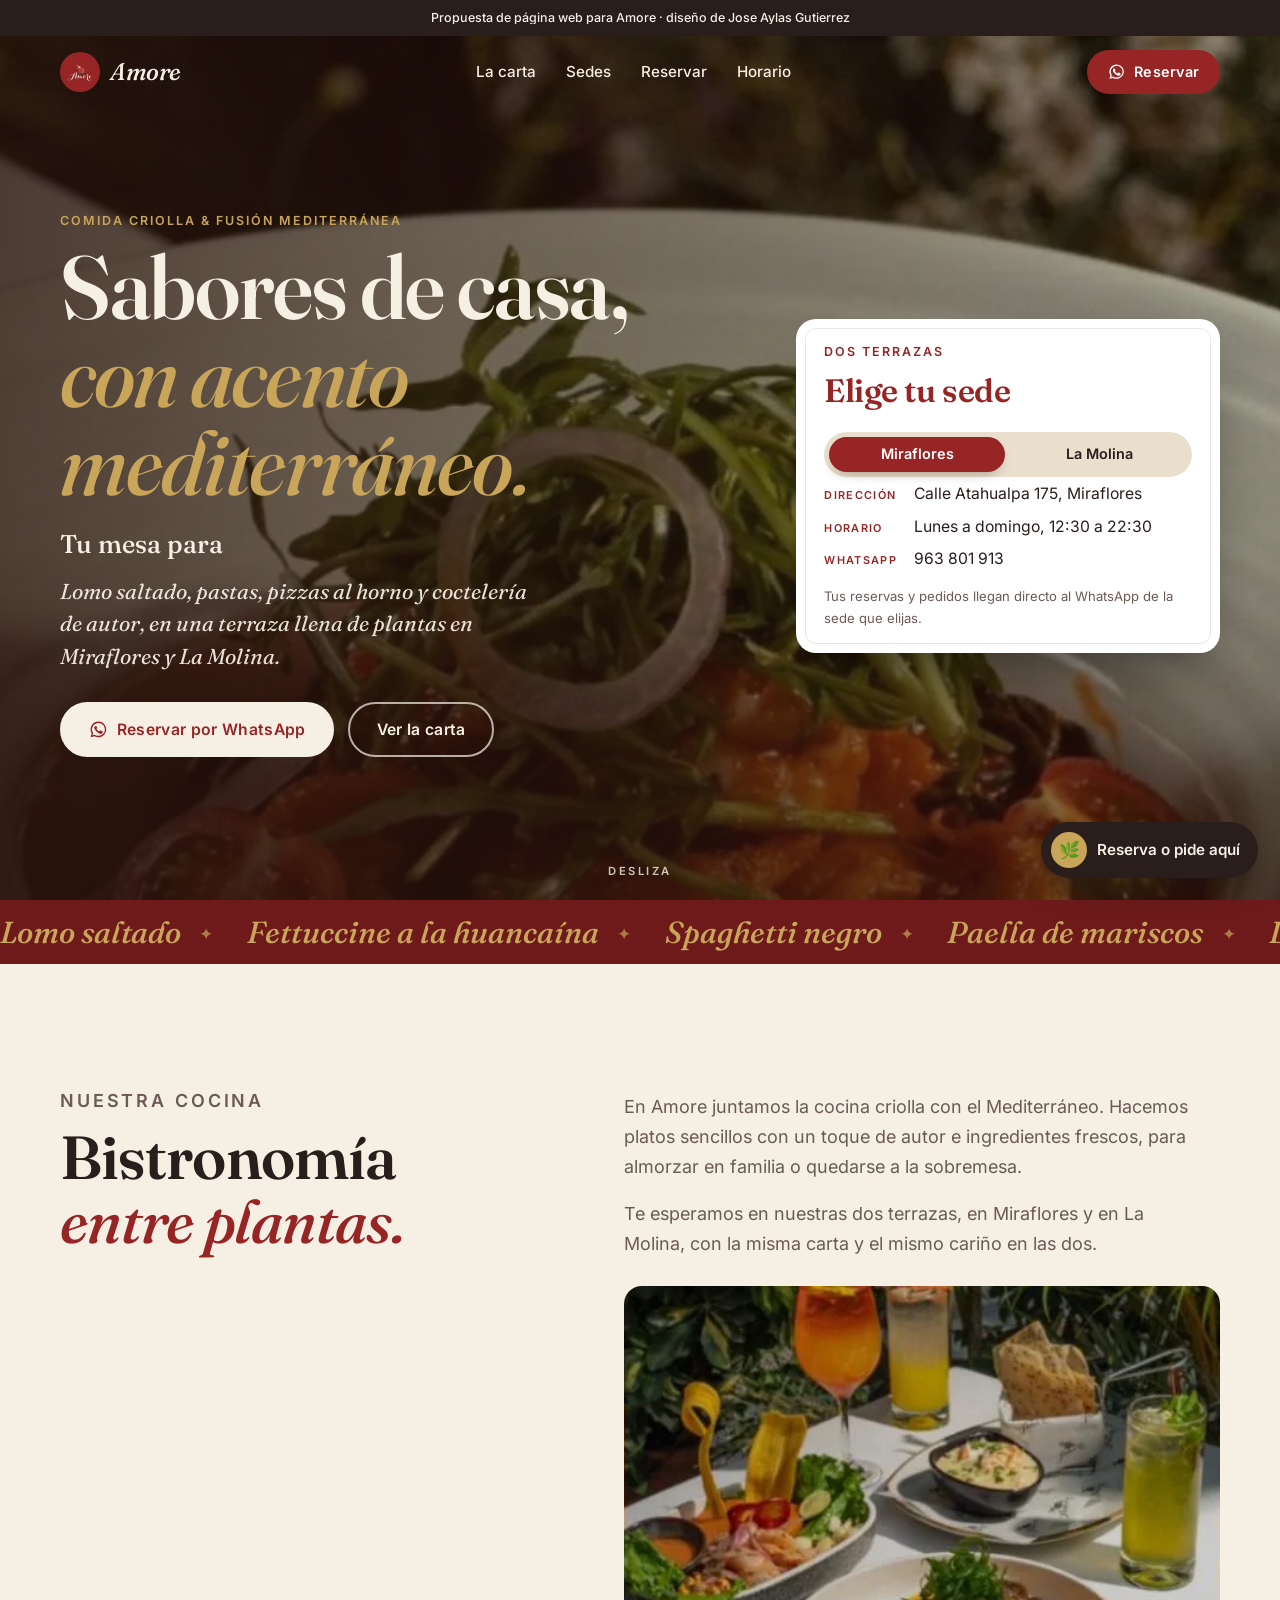
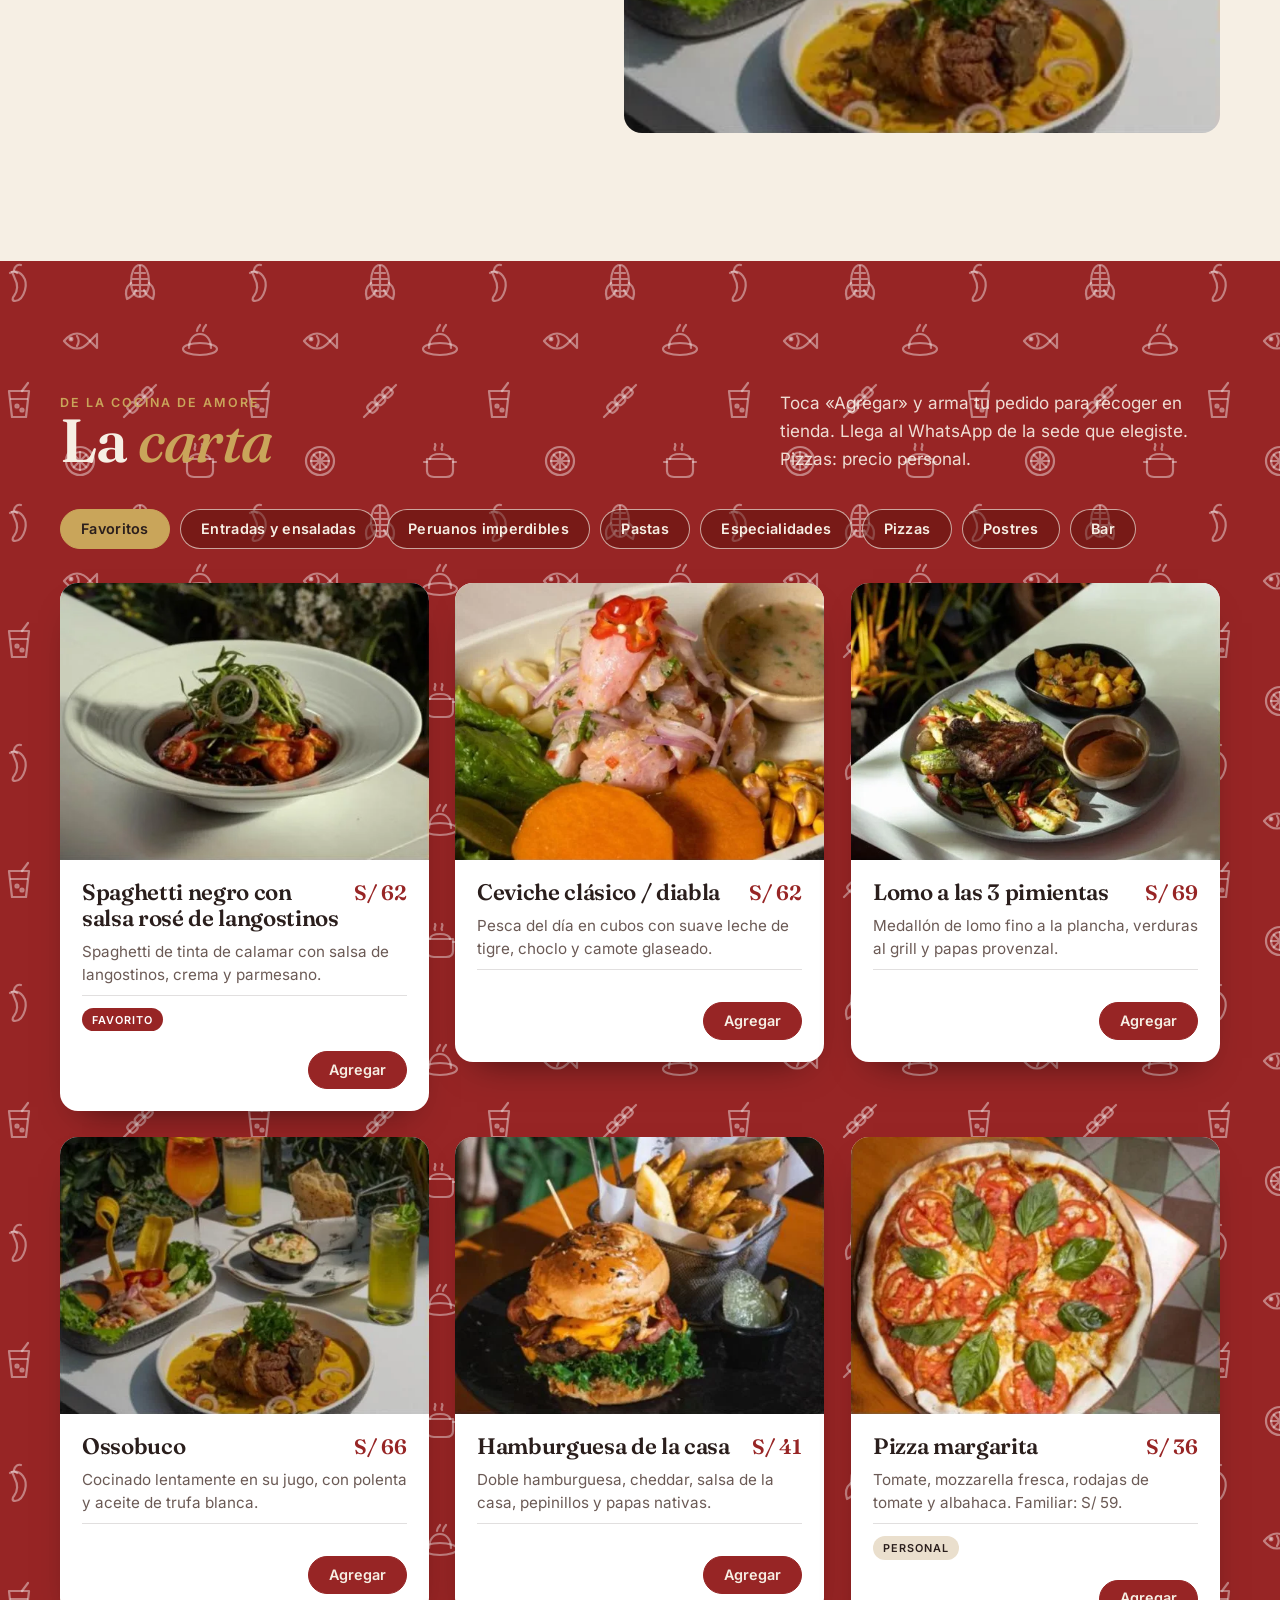
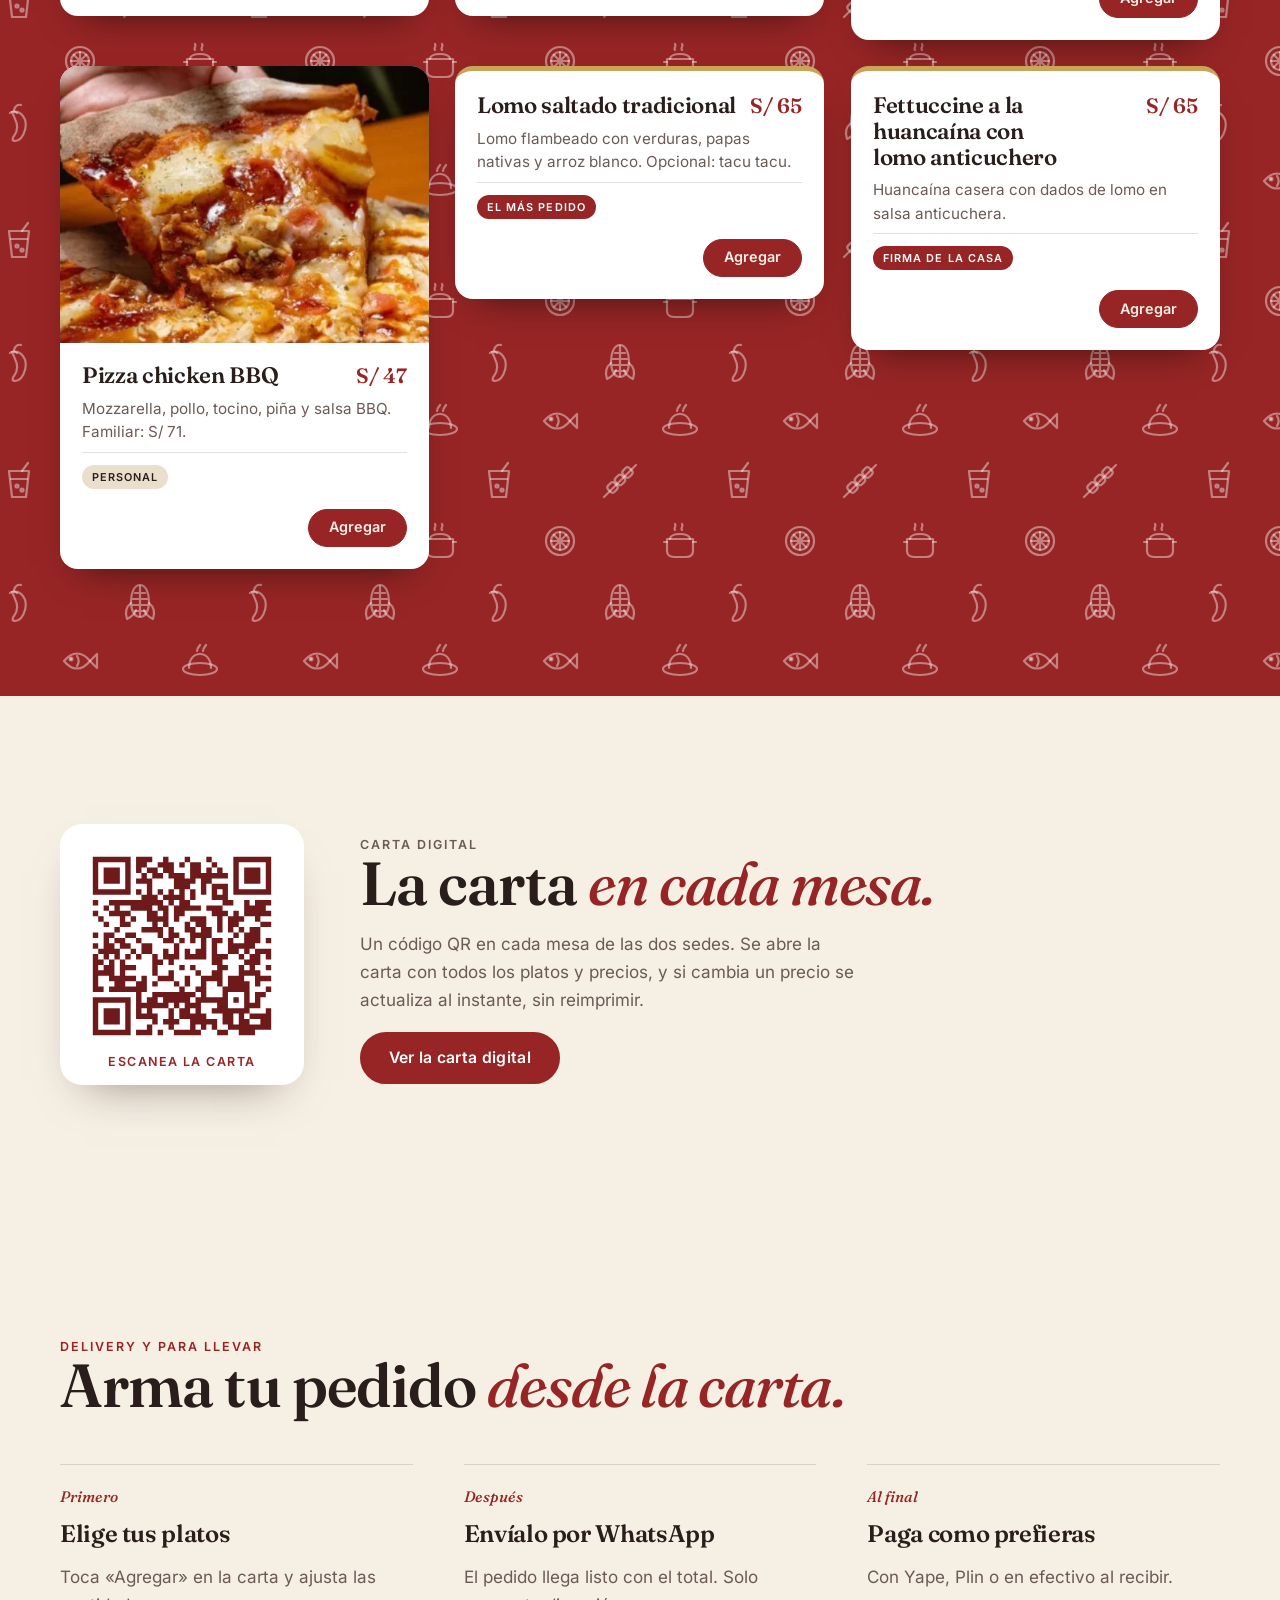
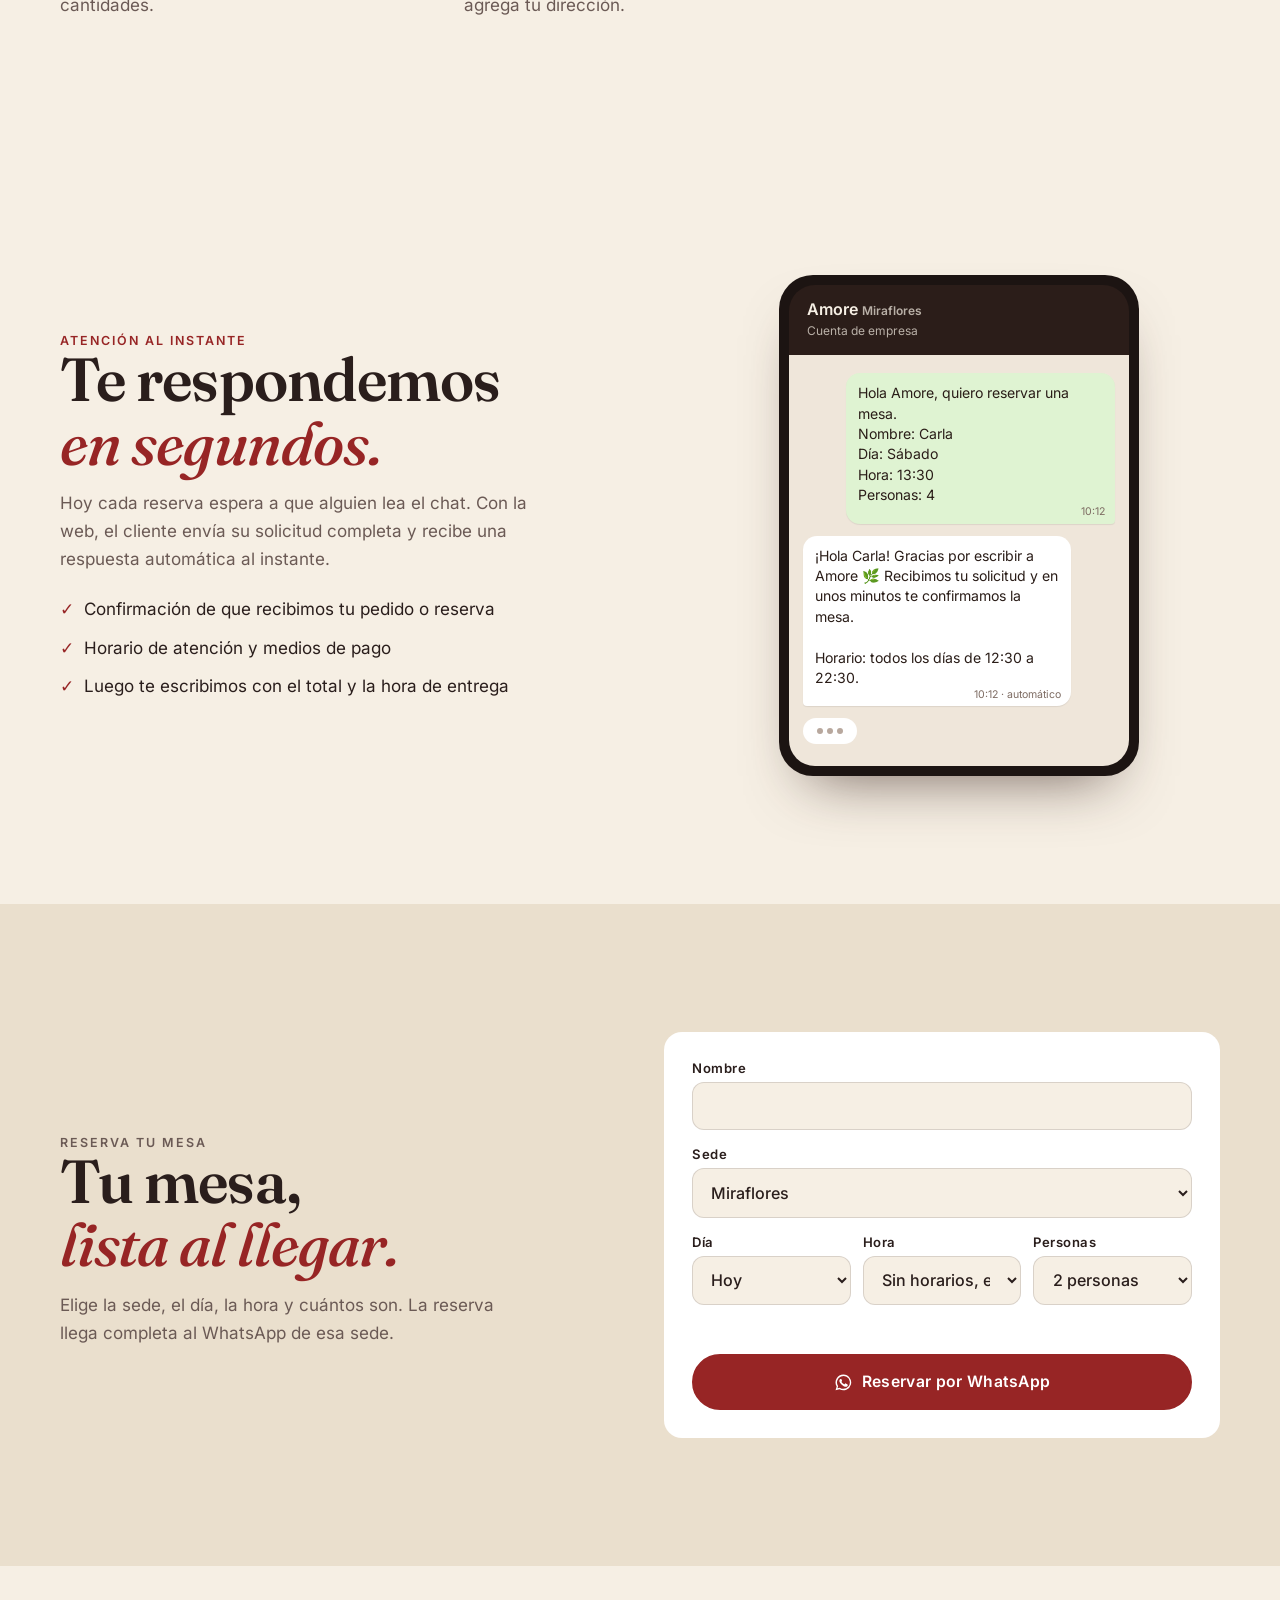
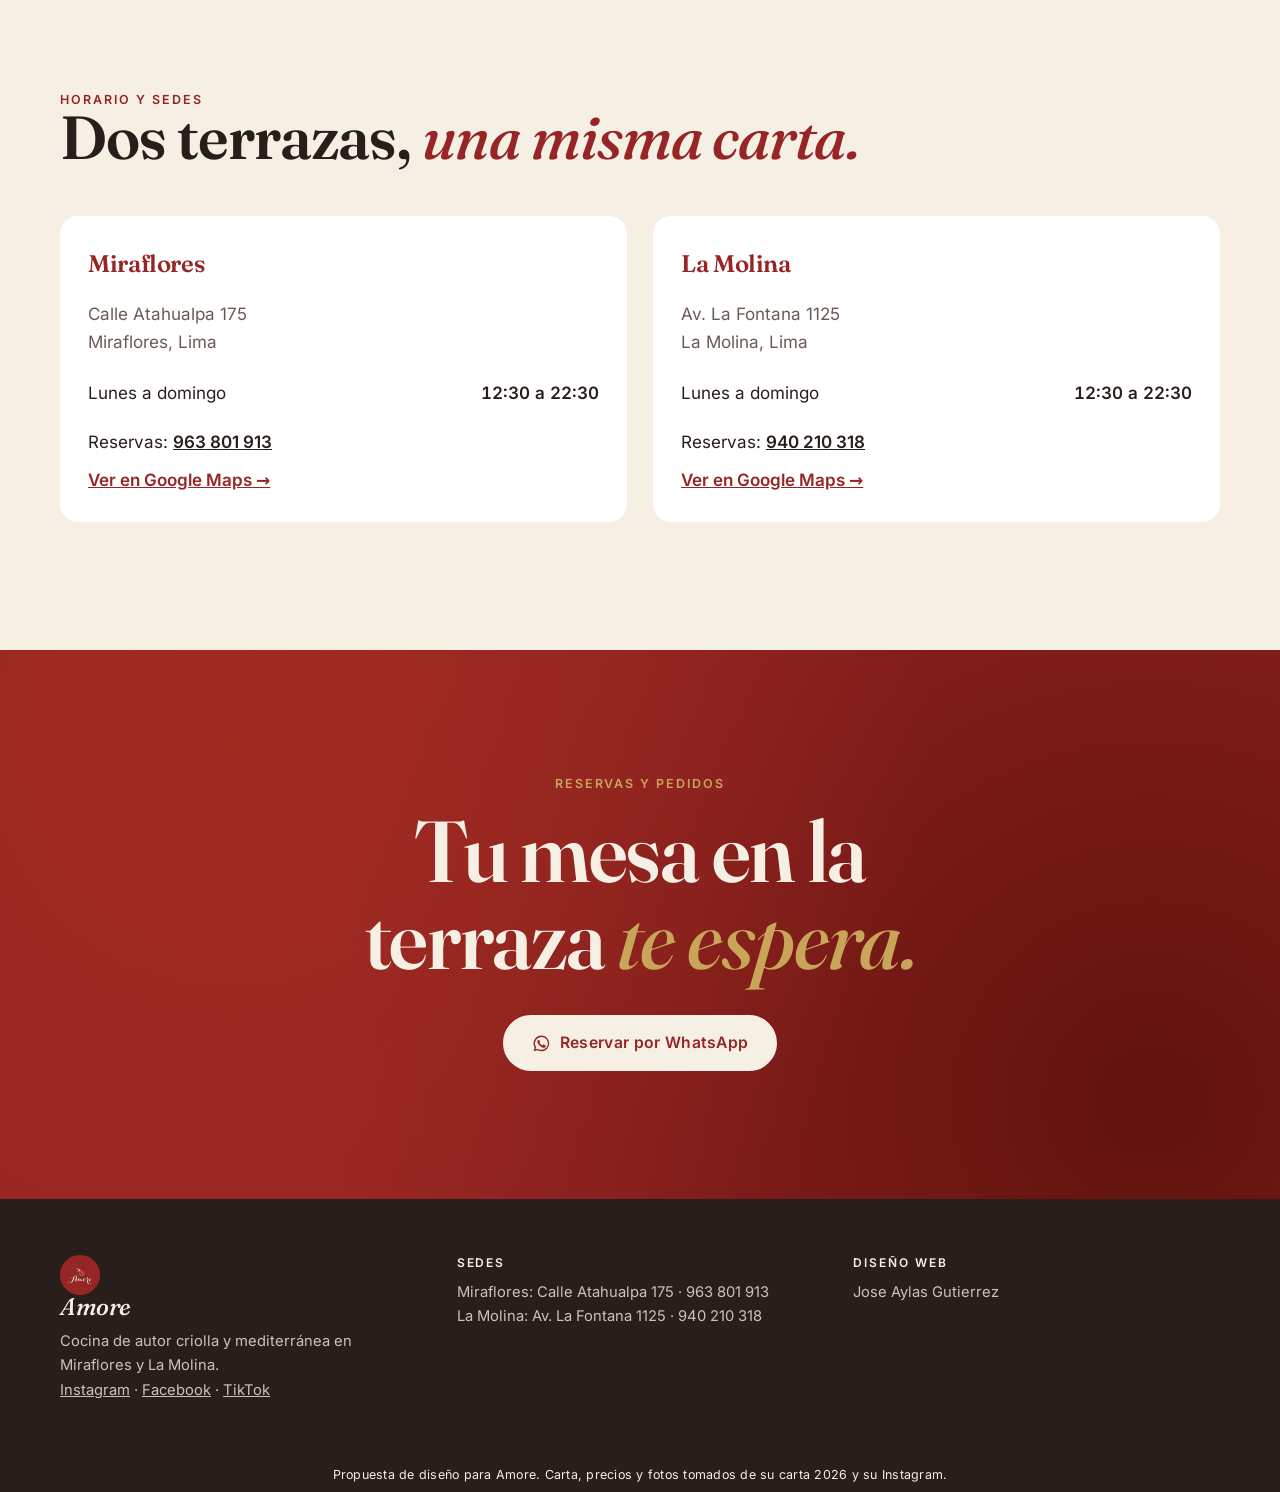
<file: propuestas/amore/index.html>
<!doctype html>
<html lang="es">
<head>
<meta charset="utf-8">
<meta name="robots" content="noindex, nofollow">
<meta http-equiv="Content-Security-Policy" content="default-src 'self'; script-src 'self' 'sha256-qOhFsq0QMV2REqNwk5hGH5bZE9SkX6gt6yeyKdYPv+U='; style-src 'self' 'unsafe-inline'; img-src 'self' data:; font-src 'self'; connect-src 'self'; object-src 'none'; base-uri 'self'; form-action 'none'; upgrade-insecure-requests">
<meta name="referrer" content="strict-origin-when-cross-origin">
<link rel="preload" href="assets/fonts/fraunces.woff2" as="font" type="font/woff2" crossorigin>
<link rel="preload" href="assets/fonts/inter.woff2" as="font" type="font/woff2" crossorigin>

<meta name="viewport" content="width=device-width, initial-scale=1, viewport-fit=cover">
<title>Amore · Restaurante en Miraflores y La Molina</title>
<meta name="description" content="Cocina de autor criolla y mediterránea en terraza. Reserva tu mesa en Miraflores o La Molina por WhatsApp.">
<meta name="theme-color" content="#6E1A1B">
<link rel="icon" href="assets/img/logo.webp">
<script>document.documentElement.classList.add("js")</script>
<link rel="stylesheet" href="styles.css?v=20261112b">
<link rel="stylesheet" href="asistente.css?v=20261113">
<script defer src="sede.js?v=20261112"></script>
<script defer src="main.js?v=20261112"></script>
<script defer src="pedidos.js?v=20261112"></script>
<script defer src="asistente.js?v=20261112"></script>
<script defer src="efectos.js?v=20261112b"></script>
</head>
<body class="pk-pro amore">
<a class="skip" href="#contenido">Saltar al contenido</a>
<div class="pk"><span>Propuesta de página web para Amore · diseño de Jose Aylas Gutierrez</span></div>
<div class="splash" data-splash aria-hidden="true"><div class="splash-in"><img src="assets/img/logo.webp" alt="" width="96" height="96"><b><em>Amore</em></b><small>Miraflores · La Molina</small></div></div>
<div class="progress" data-progress aria-hidden="true"></div>
<div class="cursor" data-cursor aria-hidden="true"><i class="dot"></i><i class="ring"></i></div>

<header class="nav" data-nav>
  <div class="wrap nav-in">
    <a class="logo" href="#inicio"><img src="assets/img/logo.webp" alt="" width="40" height="40"><em>Amore</em></a>
    <nav class="nav-links" aria-label="Secciones">
      <a href="#carta">La carta</a>
      <a href="#sedes">Sedes</a>
      <a href="#reservas">Reservar</a>
      <a href="#visitanos">Horario</a>
    </nav>
    <a class="btn btn-shine" href="https://wa.me/51963801913?text=Hola%20Amore%2C%20quisiera%20hacer%20una%20reserva" data-wa target="_blank" rel="noopener noreferrer"><svg viewBox="0 0 24 24" aria-hidden="true"><path d="M12 2a10 10 0 0 0-8.6 15.1L2 22l5-1.3A10 10 0 1 0 12 2zm0 18.2a8.2 8.2 0 0 1-4.2-1.2l-.3-.2-3 .8.8-2.9-.2-.3A8.2 8.2 0 1 1 12 20.2zm4.5-6.1c-.2-.1-1.5-.7-1.7-.8s-.4-.1-.6.1-.7.8-.8 1-.3.2-.5.1a6.7 6.7 0 0 1-3.3-2.9c-.2-.4.2-.4.7-1.3.1-.2 0-.3 0-.4l-.8-1.8c-.2-.5-.4-.4-.6-.4h-.5a1 1 0 0 0-.7.3 3 3 0 0 0-.9 2.2 5.2 5.2 0 0 0 1.1 2.7 11.8 11.8 0 0 0 4.5 4c1.7.7 2.3.8 3.2.6a2.7 2.7 0 0 0 1.8-1.2 2.2 2.2 0 0 0 .1-1.3c0-.1-.2-.2-.5-.3z"/></svg>Reservar</a>
  </div>
</header>

<main id="contenido">
  <section class="hero" id="inicio" style="padding:0">
    <div class="hero-bg" aria-hidden="true"></div>
    <div class="wrap hero-in">
      <div>
        <p class="kicker">Comida criolla &amp; fusión mediterránea</p>
        <h1 data-split>Sabores de casa,<br><em>con acento mediterráneo.</em></h1>
        <p class="rotator">Tu mesa para <span class="rot" data-words="cumpleaños|aniversario|almuerzo de trabajo|after office|domingo en familia|primera cita" aria-live="off"><span class="rot-w">cumpleaños</span></span></p>
        <p class="sub">Lomo saltado, pastas, pizzas al horno y coctelería de autor, en una terraza llena de plantas en Miraflores y La Molina.</p>
        <div class="ctas">
          <a class="btn btn-light btn-shine" href="https://wa.me/51963801913?text=Hola%20Amore%2C%20quisiera%20hacer%20una%20reserva" data-wa target="_blank" rel="noopener noreferrer"><svg viewBox="0 0 24 24" aria-hidden="true"><path d="M12 2a10 10 0 0 0-8.6 15.1L2 22l5-1.3A10 10 0 1 0 12 2zm0 18.2a8.2 8.2 0 0 1-4.2-1.2l-.3-.2-3 .8.8-2.9-.2-.3A8.2 8.2 0 1 1 12 20.2zm4.5-6.1c-.2-.1-1.5-.7-1.7-.8s-.4-.1-.6.1-.7.8-.8 1-.3.2-.5.1a6.7 6.7 0 0 1-3.3-2.9c-.2-.4.2-.4.7-1.3.1-.2 0-.3 0-.4l-.8-1.8c-.2-.5-.4-.4-.6-.4h-.5a1 1 0 0 0-.7.3 3 3 0 0 0-.9 2.2 5.2 5.2 0 0 0 1.1 2.7 11.8 11.8 0 0 0 4.5 4c1.7.7 2.3.8 3.2.6a2.7 2.7 0 0 0 1.8-1.2 2.2 2.2 0 0 0 .1-1.3c0-.1-.2-.2-.5-.3z"/></svg>Reservar por WhatsApp</a>
          <a class="btn btn-line" href="#carta">Ver la carta</a>
        </div>
      </div>
      <aside class="menu-card sede-card reveal" style="--d:300ms" aria-label="Elige tu sede" id="sedes">
        <p class="kicker">Dos terrazas</p>
        <h2>Elige tu sede</h2>
        <div class="sede-pick" role="group" aria-label="Elige tu sede"><button type="button" data-sede-btn="miraflores" aria-pressed="true">Miraflores</button><button type="button" data-sede-btn="lamolina" aria-pressed="false">La Molina</button></div>
        <ul>
          <li><b>Dirección</b><span data-sede-addr>Calle Atahualpa 175, Miraflores</span></li>
          <li><b>Horario</b><span>Lunes a domingo, 12:30 a 22:30</span></li>
          <li><b>WhatsApp</b><span data-sede-tel>963 801 913</span></li>
        </ul>
        <p class="sede-note">Tus reservas y pedidos llegan directo al WhatsApp de la sede que elijas.</p>
      </aside>
    </div>
    <a class="scroll-cue" href="#historia">Desliza</a>
  </section>

  <div class="marquee" aria-hidden="true"><div class="marquee-track"><span>Lomo saltado</span><span>Fettuccine a la huancaína</span><span>Spaghetti negro</span><span>Paella de mariscos</span><span>Lasaña de rabo</span><span>Ceviche carretillero</span><span>Tiramisú</span><span>Sangría</span><span>Lomo saltado</span><span>Fettuccine a la huancaína</span><span>Spaghetti negro</span><span>Paella de mariscos</span><span>Lasaña de rabo</span><span>Ceviche carretillero</span><span>Tiramisú</span><span>Sangría</span></div></div>

  <section class="story" id="historia">
    <div class="wrap story-grid">
      <div class="reveal">
        <p class="kicker">Nuestra cocina</p>
        <h2 class="sec-title">Bistronomía <em>entre plantas.</em></h2>
      </div>
      <div class="reveal" style="--d:120ms">
        <p>En Amore juntamos la cocina criolla con el Mediterráneo. Hacemos platos sencillos con un toque de autor e ingredientes frescos, para almorzar en familia o quedarse a la sobremesa.</p>
        <p>Te esperamos en nuestras dos terrazas, en Miraflores y en La Molina, con la misma carta y el mismo cariño en las dos.</p>
        <div class="story-photo"><img src="assets/img/ossobuco.webp" alt="Mesa en la terraza de Amore con ossobuco, ceviche y cócteles" loading="lazy" width="500" height="375"></div>
      </div>
    </div>
  </section>

  <section class="red" id="carta">
    <div class="wrap">
      <div class="carta-head reveal">
        <div><p class="kicker">De la cocina de Amore</p><h2 class="sec-title">La <em>carta</em></h2></div>
        <p>Toca «Agregar» y arma tu pedido para recoger en tienda. Llega al WhatsApp de la sede que elegiste. Pizzas: precio personal.</p>
      </div>
      <div class="filtros reveal" role="group" aria-label="Filtrar la carta">
        <button class="filtro" type="button" data-cat="favoritos" aria-pressed="true">Favoritos</button>
        <button class="filtro" type="button" data-cat="entradas" aria-pressed="false">Entradas y ensaladas</button>
        <button class="filtro" type="button" data-cat="peruanos" aria-pressed="false">Peruanos imperdibles</button>
        <button class="filtro" type="button" data-cat="pastas" aria-pressed="false">Pastas</button>
        <button class="filtro" type="button" data-cat="especialidades" aria-pressed="false">Especialidades</button>
        <button class="filtro" type="button" data-cat="pizzas" aria-pressed="false">Pizzas</button>
        <button class="filtro" type="button" data-cat="postres" aria-pressed="false">Postres</button>
        <button class="filtro" type="button" data-cat="bar" aria-pressed="false">Bar</button>
      </div>
      <div class="platos">
        <article class="dish reveal" data-cat="favoritos" data-tilt style="--d:0ms">
          <div class="dish-img"><img src="assets/img/spaghetti-negro.webp" alt="Spaghetti negro con salsa rosé de langostinos" loading="lazy" width="800" height="600"></div>
          <div class="dish-body">
            <div class="dish-top"><h3>Spaghetti negro con salsa rosé de langostinos</h3><span class="price">S/ 62</span></div>
            <p>Spaghetti de tinta de calamar con salsa de langostinos, crema y parmesano.</p>
            <div class="dish-foot"><span class="tag">Favorito</span></div>
          </div>
        </article>
        <article class="dish reveal" data-cat="favoritos" data-tilt style="--d:90ms">
          <div class="dish-img"><img src="assets/img/ceviche-clasico.webp" alt="Ceviche clásico / diabla" loading="lazy" width="800" height="600"></div>
          <div class="dish-body">
            <div class="dish-top"><h3>Ceviche clásico / diabla</h3><span class="price">S/ 62</span></div>
            <p>Pesca del día en cubos con suave leche de tigre, choclo y camote glaseado.</p>
            <div class="dish-foot"></div>
          </div>
        </article>
        <article class="dish reveal" data-cat="favoritos" data-tilt style="--d:180ms">
          <div class="dish-img"><img src="assets/img/lomo-3-pimientas.webp" alt="Lomo a las 3 pimientas" loading="lazy" width="800" height="600"></div>
          <div class="dish-body">
            <div class="dish-top"><h3>Lomo a las 3 pimientas</h3><span class="price">S/ 69</span></div>
            <p>Medallón de lomo fino a la plancha, verduras al grill y papas provenzal.</p>
            <div class="dish-foot"></div>
          </div>
        </article>
        <article class="dish reveal" data-cat="favoritos" data-tilt style="--d:0ms">
          <div class="dish-img"><img src="assets/img/ossobuco.webp" alt="Ossobuco" loading="lazy" width="800" height="600"></div>
          <div class="dish-body">
            <div class="dish-top"><h3>Ossobuco</h3><span class="price">S/ 66</span></div>
            <p>Cocinado lentamente en su jugo, con polenta y aceite de trufa blanca.</p>
            <div class="dish-foot"></div>
          </div>
        </article>
        <article class="dish reveal" data-cat="favoritos" data-tilt style="--d:90ms">
          <div class="dish-img"><img src="assets/img/hamburguesa.webp" alt="Hamburguesa de la casa" loading="lazy" width="800" height="600"></div>
          <div class="dish-body">
            <div class="dish-top"><h3>Hamburguesa de la casa</h3><span class="price">S/ 41</span></div>
            <p>Doble hamburguesa, cheddar, salsa de la casa, pepinillos y papas nativas.</p>
            <div class="dish-foot"></div>
          </div>
        </article>
        <article class="dish reveal" data-cat="favoritos" data-tilt style="--d:180ms">
          <div class="dish-img"><img src="assets/img/pizza-margarita.webp" alt="Pizza margarita" loading="lazy" width="800" height="600"></div>
          <div class="dish-body">
            <div class="dish-top"><h3>Pizza margarita</h3><span class="price">S/ 36</span></div>
            <p>Tomate, mozzarella fresca, rodajas de tomate y albahaca. Familiar: S/ 59.</p>
            <div class="dish-foot"><span class="tag light">Personal</span></div>
          </div>
        </article>
        <article class="dish reveal" data-cat="favoritos" data-tilt style="--d:0ms">
          <div class="dish-img"><img src="assets/img/pizza-chicken-bbq.webp" alt="Pizza chicken BBQ" loading="lazy" width="800" height="600"></div>
          <div class="dish-body">
            <div class="dish-top"><h3>Pizza chicken BBQ</h3><span class="price">S/ 47</span></div>
            <p>Mozzarella, pollo, tocino, piña y salsa BBQ. Familiar: S/ 71.</p>
            <div class="dish-foot"><span class="tag light">Personal</span></div>
          </div>
        </article>
        <article class="dish no-img reveal" data-cat="favoritos" data-tilt style="--d:90ms">
          <div class="dish-body">
            <div class="dish-top"><h3>Lomo saltado tradicional</h3><span class="price">S/ 65</span></div>
            <p>Lomo flambeado con verduras, papas nativas y arroz blanco. Opcional: tacu tacu.</p>
            <div class="dish-foot"><span class="tag">El más pedido</span></div>
          </div>
        </article>
        <article class="dish no-img reveal" data-cat="favoritos" data-tilt style="--d:180ms">
          <div class="dish-body">
            <div class="dish-top"><h3>Fettuccine a la huancaína con lomo anticuchero</h3><span class="price">S/ 65</span></div>
            <p>Huancaína casera con dados de lomo en salsa anticuchera.</p>
            <div class="dish-foot"><span class="tag">Firma de la casa</span></div>
          </div>
        </article>
        <article class="dish no-img reveal" data-cat="entradas" data-tilt style="--d:0ms" hidden>
          <div class="dish-body">
            <div class="dish-top"><h3>Fingers de polenta frita y pomodoro</h3><span class="price">S/ 29</span></div>
            <p>Bastones de polenta al panko con salsa pomodoro y salsa diabla.</p>
            <div class="dish-foot"></div>
          </div>
        </article>
        <article class="dish no-img reveal" data-cat="entradas" data-tilt style="--d:90ms" hidden>
          <div class="dish-body">
            <div class="dish-top"><h3>Ensalada Caesar con pollo</h3><span class="price">S/ 34</span></div>
            <p>Romana, parmesano, tocino, croutons, pollo y aliño de anchoas.</p>
            <div class="dish-foot"></div>
          </div>
        </article>
        <article class="dish no-img reveal" data-cat="entradas" data-tilt style="--d:180ms" hidden>
          <div class="dish-body">
            <div class="dish-top"><h3>Ensalada thai</h3><span class="price">S/ 39</span></div>
            <p>Mix de coles, hierbas, langostinos, maní tostado y vinagreta de manzana.</p>
            <div class="dish-foot"></div>
          </div>
        </article>
        <article class="dish no-img reveal" data-cat="entradas" data-tilt style="--d:0ms" hidden>
          <div class="dish-body">
            <div class="dish-top"><h3>Berenjena a la parmesana</h3><span class="price">S/ 38</span></div>
            <p>Berenjena grillada, pomodoro, mozzarella y parmesano gratinado.</p>
            <div class="dish-foot"></div>
          </div>
        </article>
        <article class="dish no-img reveal" data-cat="entradas" data-tilt style="--d:90ms" hidden>
          <div class="dish-body">
            <div class="dish-top"><h3>Langostinos al brandy</h3><span class="price">S/ 48</span></div>
            <p>Langostinos flambeados, cebolla blanca, crema de leche y parmesano.</p>
            <div class="dish-foot"></div>
          </div>
        </article>
        <article class="dish no-img reveal" data-cat="entradas" data-tilt style="--d:180ms" hidden>
          <div class="dish-body">
            <div class="dish-top"><h3>Carpaccio de lomo</h3><span class="price">S/ 48</span></div>
            <p>Láminas de lomo fino, cherry, alioli, parmesano y reducción de balsámico.</p>
            <div class="dish-foot"></div>
          </div>
        </article>
        <article class="dish no-img reveal" data-cat="entradas" data-tilt style="--d:0ms" hidden>
          <div class="dish-body">
            <div class="dish-top"><h3>Causas</h3><span class="price">S/ 49</span></div>
            <p>Acevichada o de langostinos al panko.</p>
            <div class="dish-foot"></div>
          </div>
        </article>
        <article class="dish no-img reveal" data-cat="entradas" data-tilt style="--d:90ms" hidden>
          <div class="dish-body">
            <div class="dish-top"><h3>Burrata rellena</h3><span class="price">S/ 51</span></div>
            <p>Tomate italiano, aceite de oliva extra virgen, albahaca y pesto genovés.</p>
            <div class="dish-foot"></div>
          </div>
        </article>
        <article class="dish no-img reveal" data-cat="entradas" data-tilt style="--d:180ms" hidden>
          <div class="dish-body">
            <div class="dish-top"><h3>Tartare Amore</h3><span class="price">S/ 63</span></div>
            <p>Salmón y pesca del día acevichada, palta y galleta crocante de quinua.</p>
            <div class="dish-foot"></div>
          </div>
        </article>
        <article class="dish no-img reveal" data-cat="entradas" data-tilt style="--d:0ms" hidden>
          <div class="dish-body">
            <div class="dish-top"><h3>Pulpo a la parrilla</h3><span class="price">S/ 65</span></div>
            <p>Con papas bebé a la crema y alioli de olivo.</p>
            <div class="dish-foot"></div>
          </div>
        </article>
        <article class="dish no-img reveal" data-cat="peruanos" data-tilt style="--d:90ms" hidden>
          <div class="dish-body">
            <div class="dish-top"><h3>Seco borracho</h3><span class="price">S/ 53</span></div>
            <p>Asado de tira en salsa de seco, frejol canario y arroz con choclo.</p>
            <div class="dish-foot"></div>
          </div>
        </article>
        <article class="dish no-img reveal" data-cat="peruanos" data-tilt style="--d:180ms" hidden>
          <div class="dish-body">
            <div class="dish-top"><h3>Tiradito nikkei</h3><span class="price">S/ 49</span></div>
            <p>Pescado en salsa nikkei cítrica, aceite de ajonjolí y palta.</p>
            <div class="dish-foot"></div>
          </div>
        </article>
        <article class="dish no-img reveal" data-cat="peruanos" data-tilt style="--d:0ms" hidden>
          <div class="dish-body">
            <div class="dish-top"><h3>Chicharrón de calamar</h3><span class="price">S/ 49</span></div>
            <p>Aros crocantes con yuca frita, choclo, cancha y leche de tigre.</p>
            <div class="dish-foot"></div>
          </div>
        </article>
        <article class="dish no-img reveal" data-cat="peruanos" data-tilt style="--d:90ms" hidden>
          <div class="dish-body">
            <div class="dish-top"><h3>Ceviche carretillero</h3><span class="price">S/ 65</span></div>
            <p>Ceviche con aros de calamar crocantes, choclo y camote glaseado.</p>
            <div class="dish-foot"></div>
          </div>
        </article>
        <article class="dish no-img reveal" data-cat="peruanos" data-tilt style="--d:180ms" hidden>
          <div class="dish-body">
            <div class="dish-top"><h3>Arroz con pato borracho</h3><span class="price">S/ 73</span></div>
            <p>Pato tostado, cerveza negra, chicha de jora y criolla con palta.</p>
            <div class="dish-foot"></div>
          </div>
        </article>
        <article class="dish no-img reveal" data-cat="pastas" data-tilt style="--d:0ms" hidden>
          <div class="dish-body">
            <div class="dish-top"><h3>Penne primavera</h3><span class="price">S/ 36</span></div>
            <p>Zucchini, champiñones, pimientos, berenjena y salsa rosse.</p>
            <div class="dish-foot"></div>
          </div>
        </article>
        <article class="dish no-img reveal" data-cat="pastas" data-tilt style="--d:90ms" hidden>
          <div class="dish-body">
            <div class="dish-top"><h3>Tortellini de ricotta en salsa pesto</h3><span class="price">S/ 44</span></div>
            <p>Pesto rústico con tomates cherry y albahaca.</p>
            <div class="dish-foot"></div>
          </div>
        </article>
        <article class="dish no-img reveal" data-cat="pastas" data-tilt style="--d:180ms" hidden>
          <div class="dish-body">
            <div class="dish-top"><h3>Lasagna de carne</h3><span class="price">S/ 46</span></div>
            <p>Ragú de carne, bechamel, mozzarella y parmesano.</p>
            <div class="dish-foot"></div>
          </div>
        </article>
        <article class="dish no-img reveal" data-cat="pastas" data-tilt style="--d:0ms" hidden>
          <div class="dish-body">
            <div class="dish-top"><h3>Gnocchis a los 4 quesos</h3><span class="price">S/ 48</span></div>
            <p>Queso azul, parmesano, gruyère y mozzarella gratinados.</p>
            <div class="dish-foot"></div>
          </div>
        </article>
        <article class="dish no-img reveal" data-cat="pastas" data-tilt style="--d:90ms" hidden>
          <div class="dish-body">
            <div class="dish-top"><h3>Pappardelle con ragú de cola de buey</h3><span class="price">S/ 46</span></div>
            <p>Guiso de cola de buey cocido lentamente y grana padano.</p>
            <div class="dish-foot"></div>
          </div>
        </article>
        <article class="dish no-img reveal" data-cat="pastas" data-tilt style="--d:180ms" hidden>
          <div class="dish-body">
            <div class="dish-top"><h3>Lasagna de cola de buey</h3><span class="price">S/ 47</span></div>
            <p>Bechamel, guiso de cola de buey, mozzarella y parmesano.</p>
            <div class="dish-foot"></div>
          </div>
        </article>
        <article class="dish no-img reveal" data-cat="pastas" data-tilt style="--d:0ms" hidden>
          <div class="dish-body">
            <div class="dish-top"><h3>Fettuccine en salsa de langostinos</h3><span class="price">S/ 62</span></div>
            <p>Langostinos, brandy, crema, tomates confitados y tierra de morcilla.</p>
            <div class="dish-foot"></div>
          </div>
        </article>
        <article class="dish no-img reveal" data-cat="pastas" data-tilt style="--d:90ms" hidden>
          <div class="dish-body">
            <div class="dish-top"><h3>Fettuccine frutti di mare</h3><span class="price">S/ 66</span></div>
            <p>Mariscos, pulpo, salsa americana, tomate concassé y crema.</p>
            <div class="dish-foot"></div>
          </div>
        </article>
        <article class="dish no-img reveal" data-cat="pastas" data-tilt style="--d:180ms" hidden>
          <div class="dish-body">
            <div class="dish-top"><h3>Spaghetti carbonara estilo Amore</h3><span class="price">S/ 54</span></div>
            <p>Salsa de yemas, tocino ahumado, parmesano y pimienta recién molida.</p>
            <div class="dish-foot"></div>
          </div>
        </article>
        <article class="dish no-img reveal" data-cat="especialidades" data-tilt style="--d:0ms" hidden>
          <div class="dish-body">
            <div class="dish-top"><h3>Milanesa napolitana</h3><span class="price">S/ 42</span></div>
            <p>Milanesa de pollo con pomodoro y queso gratinado, con papas fritas.</p>
            <div class="dish-foot"></div>
          </div>
        </article>
        <article class="dish no-img reveal" data-cat="especialidades" data-tilt style="--d:90ms" hidden>
          <div class="dish-body">
            <div class="dish-top"><h3>Chaufa estilo Amore</h3><span class="price">S/ 44</span></div>
            <p>Arroz al wok con pescado apanado al panko y huevo.</p>
            <div class="dish-foot"></div>
          </div>
        </article>
        <article class="dish no-img reveal" data-cat="especialidades" data-tilt style="--d:180ms" hidden>
          <div class="dish-body">
            <div class="dish-top"><h3>Pollo estilo Vietnam</h3><span class="price">S/ 44</span></div>
            <p>Pollo al wok con vegetales de temporada y salsa nuoc cham.</p>
            <div class="dish-foot"></div>
          </div>
        </article>
        <article class="dish no-img reveal" data-cat="especialidades" data-tilt style="--d:0ms" hidden>
          <div class="dish-body">
            <div class="dish-top"><h3>Yakimeshi</h3><span class="price">S/ 45</span></div>
            <p>Arroz al wok con langostinos al vino, tocino y pollo char-siu.</p>
            <div class="dish-foot"></div>
          </div>
        </article>
        <article class="dish no-img reveal" data-cat="especialidades" data-tilt style="--d:90ms" hidden>
          <div class="dish-body">
            <div class="dish-top"><h3>Arroz estilo paella</h3><span class="price">S/ 66</span></div>
            <p>Arroz arbóreo en caldo de mariscos, langostinos, conchas, pulpo y chorizo.</p>
            <div class="dish-foot"></div>
          </div>
        </article>
        <article class="dish no-img reveal" data-cat="especialidades" data-tilt style="--d:180ms" hidden>
          <div class="dish-body">
            <div class="dish-top"><h3>Codillo de cerdo crocante</h3><span class="price">S/ 69</span></div>
            <p>Codillo confitado al ajo con champiñones al ajillo.</p>
            <div class="dish-foot"></div>
          </div>
        </article>
        <article class="dish no-img reveal" data-cat="especialidades" data-tilt style="--d:0ms" hidden>
          <div class="dish-body">
            <div class="dish-top"><h3>Costillar a la BBQ</h3><span class="price">S/ 69</span></div>
            <p>Ribs de cerdo laqueados en BBQ casera, con pastel de papa.</p>
            <div class="dish-foot"></div>
          </div>
        </article>
        <article class="dish no-img reveal" data-cat="especialidades" data-tilt style="--d:90ms" hidden>
          <div class="dish-body">
            <div class="dish-top"><h3>Salmón thai</h3><span class="price">S/ 73</span></div>
            <p>Filete de salmón al curry con arroz oriental al wok.</p>
            <div class="dish-foot"></div>
          </div>
        </article>
        <article class="dish no-img reveal" data-cat="especialidades" data-tilt style="--d:180ms" hidden>
          <div class="dish-body">
            <div class="dish-top"><h3>Asado de tira</h3><span class="price">S/ 79</span></div>
            <p>Cocido lentamente, con gnocchis fritos.</p>
            <div class="dish-foot"></div>
          </div>
        </article>
        <article class="dish no-img reveal" data-cat="especialidades" data-tilt style="--d:0ms" hidden>
          <div class="dish-body">
            <div class="dish-top"><h3>Chita crocante al ajo</h3><span class="price">S/ 89</span></div>
            <p>Chita entera (500 g), chips de ajo, yuca frita y sarza criolla.</p>
            <div class="dish-foot"></div>
          </div>
        </article>
        <article class="dish no-img reveal" data-cat="especialidades" data-tilt style="--d:90ms" hidden>
          <div class="dish-body">
            <div class="dish-top"><h3>Arroz marinero Amore</h3><span class="price">S/ 109</span></div>
            <p>Arroz meloso norteño con pulpo, conchas, langostinos, pesca del día y gambas.</p>
            <div class="dish-foot"><span class="tag">Para compartir</span></div>
          </div>
        </article>
        <article class="dish no-img reveal" data-cat="pizzas" data-tilt style="--d:180ms" hidden>
          <div class="dish-body">
            <div class="dish-top"><h3>Pizza americana</h3><span class="price">S/ 36</span></div>
            <p>Tomate, mozzarella fresca y jamón. Familiar: S/ 59.</p>
            <div class="dish-foot"><span class="tag light">Personal</span></div>
          </div>
        </article>
        <article class="dish no-img reveal" data-cat="pizzas" data-tilt style="--d:0ms" hidden>
          <div class="dish-body">
            <div class="dish-top"><h3>Calzone clásico</h3><span class="price">S/ 36</span></div>
            <p>Tomate, mozzarella fresca y jamón. Familiar: S/ 61.</p>
            <div class="dish-foot"><span class="tag light">Personal</span></div>
          </div>
        </article>
        <article class="dish no-img reveal" data-cat="pizzas" data-tilt style="--d:90ms" hidden>
          <div class="dish-body">
            <div class="dish-top"><h3>Calzone campesino</h3><span class="price">S/ 41</span></div>
            <p>Tomate, mozzarella, jamón, cebolla, champiñones y aceituna negra. Familiar: S/ 65.</p>
            <div class="dish-foot"><span class="tag light">Personal</span></div>
          </div>
        </article>
        <article class="dish no-img reveal" data-cat="pizzas" data-tilt style="--d:180ms" hidden>
          <div class="dish-body">
            <div class="dish-top"><h3>Pizza internacional</h3><span class="price">S/ 41</span></div>
            <p>Mozzarella, cebolla blanca, jamón y champiñones. Familiar: S/ 69.</p>
            <div class="dish-foot"><span class="tag light">Personal</span></div>
          </div>
        </article>
        <article class="dish no-img reveal" data-cat="pizzas" data-tilt style="--d:0ms" hidden>
          <div class="dish-body">
            <div class="dish-top"><h3>Pizza carbonara</h3><span class="price">S/ 43</span></div>
            <p>Mozzarella, cebolla caramelizada, tocino, crema y tomillo. Familiar: S/ 69.</p>
            <div class="dish-foot"><span class="tag light">Personal</span></div>
          </div>
        </article>
        <article class="dish no-img reveal" data-cat="pizzas" data-tilt style="--d:90ms" hidden>
          <div class="dish-body">
            <div class="dish-top"><h3>Pizza pepperoni</h3><span class="price">S/ 41</span></div>
            <p>Tomate, mozzarella fresca y pepperoni. Familiar: S/ 64.</p>
            <div class="dish-foot"><span class="tag light">Personal</span></div>
          </div>
        </article>
        <article class="dish no-img reveal" data-cat="pizzas" data-tilt style="--d:180ms" hidden>
          <div class="dish-body">
            <div class="dish-top"><h3>Pizza hawaiana</h3><span class="price">S/ 41</span></div>
            <p>Mozzarella, piña, durazno y jamón. Familiar: S/ 63.</p>
            <div class="dish-foot"><span class="tag light">Personal</span></div>
          </div>
        </article>
        <article class="dish no-img reveal" data-cat="pizzas" data-tilt style="--d:0ms" hidden>
          <div class="dish-body">
            <div class="dish-top"><h3>Pizza mediterránea</h3><span class="price">S/ 41</span></div>
            <p>Mozzarella, aceitunas verdes, champiñones y tomate. Familiar: S/ 69.</p>
            <div class="dish-foot"><span class="tag light">Personal</span></div>
          </div>
        </article>
        <article class="dish no-img reveal" data-cat="pizzas" data-tilt style="--d:90ms" hidden>
          <div class="dish-body">
            <div class="dish-top"><h3>Pizza vegetariana especial</h3><span class="price">S/ 43</span></div>
            <p>Champiñones, zucchini, espárragos, pimientos y aceitunas. Familiar: S/ 71.</p>
            <div class="dish-foot"><span class="tag light">Personal</span></div>
          </div>
        </article>
        <article class="dish no-img reveal" data-cat="pizzas" data-tilt style="--d:180ms" hidden>
          <div class="dish-body">
            <div class="dish-top"><h3>Pizza Amore</h3><span class="price">S/ 44</span></div>
            <p>Mozzarella, pimiento, chorizo, champiñones y cebolla. Familiar: S/ 71.</p>
            <div class="dish-foot"><span class="tag light">Personal</span></div>
          </div>
        </article>
        <article class="dish no-img reveal" data-cat="pizzas" data-tilt style="--d:0ms" hidden>
          <div class="dish-body">
            <div class="dish-top"><h3>Pizza porcón prosciutto</h3><span class="price">S/ 47</span></div>
            <p>Mozzarella, hongos porcón, champiñones y prosciutto. Familiar: S/ 71.</p>
            <div class="dish-foot"><span class="tag light">Personal</span></div>
          </div>
        </article>
        <article class="dish no-img reveal" data-cat="pizzas" data-tilt style="--d:90ms" hidden>
          <div class="dish-body">
            <div class="dish-top"><h3>Pizza tres chanchitos</h3><span class="price">S/ 48</span></div>
            <p>Mozzarella, tocino, jamón y salchicha frankfurter. Familiar: S/ 71.</p>
            <div class="dish-foot"><span class="tag light">Personal</span></div>
          </div>
        </article>
        <article class="dish no-img reveal" data-cat="pizzas" data-tilt style="--d:180ms" hidden>
          <div class="dish-body">
            <div class="dish-top"><h3>Pizza ranchera</h3><span class="price">S/ 48</span></div>
            <p>Res, chorizo, pollo, tocino, pimientos y cebolla. Familiar: S/ 72.</p>
            <div class="dish-foot"><span class="tag light">Personal</span></div>
          </div>
        </article>
        <article class="dish no-img reveal" data-cat="pizzas" data-tilt style="--d:0ms" hidden>
          <div class="dish-body">
            <div class="dish-top"><h3>Focaccia</h3><span class="price">S/ 18</span></div>
            <div class="dish-foot"></div>
          </div>
        </article>
        <article class="dish no-img reveal" data-cat="postres" data-tilt style="--d:90ms" hidden>
          <div class="dish-body">
            <div class="dish-top"><h3>Brownie</h3><span class="price">S/ 26</span></div>
            <p>Doble chocolate con pecanas y helado de vainilla.</p>
            <div class="dish-foot"></div>
          </div>
        </article>
        <article class="dish no-img reveal" data-cat="postres" data-tilt style="--d:180ms" hidden>
          <div class="dish-body">
            <div class="dish-top"><h3>Crème brûlée</h3><span class="price">S/ 28</span></div>
            <p>Crema de vainilla horneada con azúcar flambeada.</p>
            <div class="dish-foot"></div>
          </div>
        </article>
        <article class="dish no-img reveal" data-cat="postres" data-tilt style="--d:0ms" hidden>
          <div class="dish-body">
            <div class="dish-top"><h3>Apple pie</h3><span class="price">S/ 29</span></div>
            <p>Pie tradicional de receta familiar.</p>
            <div class="dish-foot"></div>
          </div>
        </article>
        <article class="dish no-img reveal" data-cat="postres" data-tilt style="--d:90ms" hidden>
          <div class="dish-body">
            <div class="dish-top"><h3>Panqueque Amore</h3><span class="price">S/ 29</span></div>
            <p>Relleno de duraznos flambeados al ron y canela, con helado.</p>
            <div class="dish-foot"></div>
          </div>
        </article>
        <article class="dish no-img reveal" data-cat="postres" data-tilt style="--d:180ms" hidden>
          <div class="dish-body">
            <div class="dish-top"><h3>Merengado de chirimoya</h3><span class="price">S/ 34</span></div>
            <p>Chirimoya, merengues crocantes, manjar blanco y chantilly.</p>
            <div class="dish-foot"></div>
          </div>
        </article>
        <article class="dish no-img reveal" data-cat="postres" data-tilt style="--d:0ms" hidden>
          <div class="dish-body">
            <div class="dish-top"><h3>Volcán de chocolate</h3><span class="price">S/ 33</span></div>
            <p>Bizcochuelo de corazón líquido, caliente y con helado.</p>
            <div class="dish-foot"></div>
          </div>
        </article>
        <article class="dish no-img reveal" data-cat="postres" data-tilt style="--d:90ms" hidden>
          <div class="dish-body">
            <div class="dish-top"><h3>Tiramisú</h3><span class="price">S/ 33</span></div>
            <p>Bizcotelas en café y amaretto con crema de queso.</p>
            <div class="dish-foot"></div>
          </div>
        </article>
        <article class="dish no-img reveal" data-cat="postres" data-tilt style="--d:180ms" hidden>
          <div class="dish-body">
            <div class="dish-top"><h3>Mousse de lúcuma</h3><span class="price">S/ 33</span></div>
            <p>Base de brownie, mousse de lúcuma y fudge de chocolate.</p>
            <div class="dish-foot"></div>
          </div>
        </article>
        <article class="dish no-img reveal" data-cat="bar" data-tilt style="--d:0ms" hidden>
          <div class="dish-body">
            <div class="dish-top"><h3>Sangría de la casa (jarra 1 L)</h3><span class="price">S/ 69</span></div>
            <p>Vino tinto, naranja, fruta picada y pisco. Media jarra: S/ 41.</p>
            <div class="dish-foot"><span class="tag">Para compartir</span></div>
          </div>
        </article>
        <article class="dish no-img reveal" data-cat="bar" data-tilt style="--d:90ms" hidden>
          <div class="dish-body">
            <div class="dish-top"><h3>Pisco sour</h3><span class="price">S/ 35</span></div>
            <p>Pisco quebranta, limón, jarabe de goma y clara de huevo.</p>
            <div class="dish-foot"></div>
          </div>
        </article>
        <article class="dish no-img reveal" data-cat="bar" data-tilt style="--d:180ms" hidden>
          <div class="dish-body">
            <div class="dish-top"><h3>Chilcano macerado</h3><span class="price">S/ 36</span></div>
            <p>Macerado de coca, piña, arándanos, hierba luisa, kion y más.</p>
            <div class="dish-foot"></div>
          </div>
        </article>
        <article class="dish no-img reveal" data-cat="bar" data-tilt style="--d:0ms" hidden>
          <div class="dish-body">
            <div class="dish-top"><h3>Amore tonic</h3><span class="price">S/ 46</span></div>
            <p>Gin, cointreau, tónica, arándanos, maracuyá y ají amarillo.</p>
            <div class="dish-foot"><span class="tag">De autor</span></div>
          </div>
        </article>
        <article class="dish no-img reveal" data-cat="bar" data-tilt style="--d:90ms" hidden>
          <div class="dish-body">
            <div class="dish-top"><h3>Aperol spritz</h3><span class="price">S/ 34</span></div>
            <p>Aperol, espumante y agua gasificada.</p>
            <div class="dish-foot"></div>
          </div>
        </article>
        <article class="dish no-img reveal" data-cat="bar" data-tilt style="--d:180ms" hidden>
          <div class="dish-body">
            <div class="dish-top"><h3>Limonada frozen</h3><span class="price">S/ 16</span></div>
            <div class="dish-foot"></div>
          </div>
        </article>
        <article class="dish no-img reveal" data-cat="bar" data-tilt style="--d:0ms" hidden>
          <div class="dish-body">
            <div class="dish-top"><h3>Dolce Amore</h3><span class="price">S/ 16</span></div>
            <p>Piña natural, camu camu, hierba buena y jarabe de muña.</p>
            <div class="dish-foot"></div>
          </div>
        </article>
      </div>
    </div>
  </section>

  <section class="qr-sec" id="qr">
    <div class="wrap qr-grid">
      <div class="qr-card reveal"><img src="assets/img/qr-carta.svg" alt="Código QR que abre la carta" width="200" height="200"><span>Escanea la carta</span></div>
      <div class="reveal" style="--d:120ms">
        <p class="kicker">Carta digital</p>
        <h2 class="sec-title">La carta <em>en cada mesa.</em></h2>
        <p>Un código QR en cada mesa de las dos sedes. Se abre la carta con todos los platos y precios, y si cambia un precio se actualiza al instante, sin reimprimir.</p>
        <a class="btn btn-ver" href="carta/">Ver la carta digital</a>
      </div>
    </div>
  </section>
  <section id="pedir">
    <div class="wrap">
      <div class="reveal"><p class="kicker">Delivery y para llevar</p><h2 class="sec-title">Arma tu pedido <em>desde la carta.</em></h2></div>
      <div class="pedir-grid">
        <div class="step reveal"><span class="n">Primero</span><h3>Elige tus platos</h3><p>Toca «Agregar» en la carta y ajusta las cantidades.</p></div>
        <div class="step reveal" style="--d:120ms"><span class="n">Después</span><h3>Envíalo por WhatsApp</h3><p>El pedido llega listo con el total. Solo agrega tu dirección.</p></div>
        <div class="step reveal" style="--d:240ms"><span class="n">Al final</span><h3>Paga como prefieras</h3><p>Con Yape, Plin o en efectivo al recibir.</p></div>
      </div>
    </div>
  </section>
  <section class="bot-sec" id="respuesta">
    <div class="wrap bot-grid">
      <div class="reveal">
        <p class="kicker">Atención al instante</p>
        <h2 class="sec-title">Te respondemos <em>en segundos.</em></h2>
        <p>Hoy cada reserva espera a que alguien lea el chat. Con la web, el cliente envía su solicitud completa y recibe una respuesta automática al instante.</p>
        <ul class="bot-list">
          <li>Confirmación de que recibimos tu pedido o reserva</li>
          <li>Horario de atención y medios de pago</li>
          <li>Luego te escribimos con el total y la hora de entrega</li>
        </ul>
      </div>
      <div class="phone reveal" style="--d:150ms" role="img" aria-label="Ejemplo de conversación: el cliente envía su pedido y recibe una respuesta automática al instante">
        <div class="ph-head"><b>Amore <span data-sede-name>Miraflores</span></b><span>Cuenta de empresa</span></div>
        <div class="ph-body" aria-hidden="true">
          <p class="msg out">Hola Amore, quiero reservar una mesa.<br>Nombre: Carla<br>Día: Sábado<br>Hora: 13:30<br>Personas: 4<span class="t">10:12</span></p>
          <p class="msg in">¡Hola Carla! Gracias por escribir a Amore 🌿 Recibimos tu solicitud y en unos minutos te confirmamos la mesa.<br><br>Horario: todos los días de 12:30 a 22:30.<span class="t">10:12 · automático</span></p>
          <div class="typing"><i></i><i></i><i></i></div>
        </div>
      </div>
    </div>
  </section>

  <section class="reservas" id="reservas">
    <div class="wrap res-grid">
      <div class="reveal">
        <p class="kicker">Reserva tu mesa</p>
        <h2 class="sec-title">Tu mesa, <em>lista al llegar.</em></h2>
        <p>Elige la sede, el día, la hora y cuántos son. La reserva llega completa al WhatsApp de esa sede.</p>
      </div>
      <form class="card res-form reveal" style="--d:120ms" data-reserva novalidate>
        <label for="r-nombre">Nombre<input id="r-nombre" name="nombre" autocomplete="name" maxlength="40" required></label>
        <label for="r-sede">Sede<select id="r-sede" name="sede"><option value="miraflores">Miraflores</option><option value="lamolina">La Molina</option></select></label>
        <div class="row">
          <label for="r-dia">Día<select id="r-dia" name="dia"></select></label>
          <label for="r-hora">Hora<select id="r-hora" name="hora"></select></label>
          <label for="r-personas">Personas<select id="r-personas" name="personas"></select></label>
        </div>
        <p class="err" data-err role="alert"></p>
        <button class="btn btn-shine" type="submit"><svg viewBox="0 0 24 24" aria-hidden="true"><path d="M12 2a10 10 0 0 0-8.6 15.1L2 22l5-1.3A10 10 0 1 0 12 2zm0 18.2a8.2 8.2 0 0 1-4.2-1.2l-.3-.2-3 .8.8-2.9-.2-.3A8.2 8.2 0 1 1 12 20.2zm4.5-6.1c-.2-.1-1.5-.7-1.7-.8s-.4-.1-.6.1-.7.8-.8 1-.3.2-.5.1a6.7 6.7 0 0 1-3.3-2.9c-.2-.4.2-.4.7-1.3.1-.2 0-.3 0-.4l-.8-1.8c-.2-.5-.4-.4-.6-.4h-.5a1 1 0 0 0-.7.3 3 3 0 0 0-.9 2.2 5.2 5.2 0 0 0 1.1 2.7 11.8 11.8 0 0 0 4.5 4c1.7.7 2.3.8 3.2.6a2.7 2.7 0 0 0 1.8-1.2 2.2 2.2 0 0 0 .1-1.3c0-.1-.2-.2-.5-.3z"/></svg>Reservar por WhatsApp</button>
        <p class="res-ok" data-ok hidden>Se abrió WhatsApp con tu reserva. ¿No se abrió? <a data-oklink href="#" target="_blank" rel="noopener noreferrer">Toca aquí</a>.</p>
      </form>
    </div>
  </section>

  <section id="visitanos">
    <div class="wrap">
      <div class="reveal"><p class="kicker">Horario y sedes</p><h2 class="sec-title">Dos terrazas, <em>una misma carta.</em></h2></div>
      <div class="visit-grid sedes-grid">
        <div class="card reveal" style="--d:0ms">
          <h3>Miraflores</h3>
          <address>Calle Atahualpa 175<br>Miraflores, Lima</address>
          <table class="horas"><tr><td>Lunes a domingo</td><td>12:30 a 22:30</td></tr></table>
          <p>Reservas: <a href="https://wa.me/51963801913" target="_blank" rel="noopener noreferrer"><b>963 801 913</b></a></p>
          <a class="mapa-link" href="https://www.google.com/maps/search/?api=1&amp;query=Amore%20Miraflores%2C%20Calle%20Atahualpa%20175%2C%20Miraflores" target="_blank" rel="noopener noreferrer">Ver en Google Maps →</a>
        </div>
        <div class="card reveal" style="--d:120ms">
          <h3>La Molina</h3>
          <address>Av. La Fontana 1125<br>La Molina, Lima</address>
          <table class="horas"><tr><td>Lunes a domingo</td><td>12:30 a 22:30</td></tr></table>
          <p>Reservas: <a href="https://wa.me/51940210318" target="_blank" rel="noopener noreferrer"><b>940 210 318</b></a></p>
          <a class="mapa-link" href="https://www.google.com/maps/search/?api=1&amp;query=Amore%20La%20Molina%2C%20Av.%20La%20Fontana%201125%2C%20La%20Molina" target="_blank" rel="noopener noreferrer">Ver en Google Maps →</a>
        </div>
      </div>
    </div>
  </section>

  <section class="red cierre">
    <div class="wrap reveal">
      <p class="kicker">Reservas y pedidos</p>
      <h2>Tu mesa en la terraza <em>te espera.</em></h2>
      <a class="btn btn-light btn-shine" href="https://wa.me/51963801913?text=Hola%20Amore%2C%20quisiera%20hacer%20una%20reserva" data-wa target="_blank" rel="noopener noreferrer"><svg viewBox="0 0 24 24" aria-hidden="true"><path d="M12 2a10 10 0 0 0-8.6 15.1L2 22l5-1.3A10 10 0 1 0 12 2zm0 18.2a8.2 8.2 0 0 1-4.2-1.2l-.3-.2-3 .8.8-2.9-.2-.3A8.2 8.2 0 1 1 12 20.2zm4.5-6.1c-.2-.1-1.5-.7-1.7-.8s-.4-.1-.6.1-.7.8-.8 1-.3.2-.5.1a6.7 6.7 0 0 1-3.3-2.9c-.2-.4.2-.4.7-1.3.1-.2 0-.3 0-.4l-.8-1.8c-.2-.5-.4-.4-.6-.4h-.5a1 1 0 0 0-.7.3 3 3 0 0 0-.9 2.2 5.2 5.2 0 0 0 1.1 2.7 11.8 11.8 0 0 0 4.5 4c1.7.7 2.3.8 3.2.6a2.7 2.7 0 0 0 1.8-1.2 2.2 2.2 0 0 0 .1-1.3c0-.1-.2-.2-.5-.3z"/></svg>Reservar por WhatsApp</a>
    </div>
  </section>
</main>

<footer>
  <div class="wrap foot-grid">
    <div><a class="logo" href="#inicio"><img src="assets/img/logo.webp" alt="" width="40" height="40"><em>Amore</em></a><p>Cocina de autor criolla y mediterránea en Miraflores y La Molina.</p><p class="social"><a href="https://www.instagram.com/amoremiraflores/" target="_blank" rel="noopener noreferrer">Instagram</a> · <a href="https://www.facebook.com/amorelamolina/" target="_blank" rel="noopener noreferrer">Facebook</a> · <a href="https://www.tiktok.com/@restaurante_amore" target="_blank" rel="noopener noreferrer">TikTok</a></p></div>
    <div><h4>Sedes</h4><p>Miraflores: Calle Atahualpa 175 · 963 801 913<br>La Molina: Av. La Fontana 1125 · 940 210 318</p></div>
    <div><h4>Diseño web</h4><p>Jose Aylas Gutierrez</p></div>
  </div>
</footer>
<div class="demo-note">Propuesta de diseño para Amore. Carta, precios y fotos tomados de su carta 2026 y su Instagram.</div>

<div class="cartbar" data-cart aria-hidden="true" aria-label="Tu pedido"><div class="info"><b data-cart-count>0 platos</b><span data-cart-total>S/ 0.00</span></div><a class="btn" data-cart-link href="#" target="_blank" rel="noopener noreferrer">Enviar pedido</a><button class="clear" type="button" data-clear aria-label="Vaciar pedido">×</button></div>
<nav class="tabbar" aria-label="Accesos rápidos">
  <a href="#inicio" class="activo"><svg viewBox="0 0 24 24" aria-hidden="true"><path d="M3 11 12 3l9 8v10h-6v-6H9v6H3z"/></svg>Inicio</a>
  <a href="#carta"><svg viewBox="0 0 24 24" aria-hidden="true"><path d="M5 3h14v18H5zM8 7h8v2H8zm0 4h8v2H8zm0 4h5v2H8z"/></svg>Carta</a>
  <a href="#sedes"><svg viewBox="0 0 24 24" aria-hidden="true"><path d="M6 7h12l-1 14H7zM9 7a3 3 0 0 1 6 0h-2a1 1 0 0 0-2 0z"/></svg>Sedes</a>
  <a href="#reservas"><svg viewBox="0 0 24 24" aria-hidden="true"><path d="M7 2h2v2h6V2h2v2h3v18H4V4h3zm11 8H6v10h12zM8 12h3v3H8z"/></svg>Reservar</a>
  <a class="wa" href="https://wa.me/51963801913?text=Hola%20Amore%2C%20quisiera%20hacer%20una%20reserva" data-wa target="_blank" rel="noopener noreferrer"><svg viewBox="0 0 24 24" aria-hidden="true"><path d="M12 2a10 10 0 0 0-8.6 15.1L2 22l5-1.3A10 10 0 1 0 12 2zm0 18.2a8.2 8.2 0 0 1-4.2-1.2l-.3-.2-3 .8.8-2.9-.2-.3A8.2 8.2 0 1 1 12 20.2zm4.5-6.1c-.2-.1-1.5-.7-1.7-.8s-.4-.1-.6.1-.7.8-.8 1-.3.2-.5.1a6.7 6.7 0 0 1-3.3-2.9c-.2-.4.2-.4.7-1.3.1-.2 0-.3 0-.4l-.8-1.8c-.2-.5-.4-.4-.6-.4h-.5a1 1 0 0 0-.7.3 3 3 0 0 0-.9 2.2 5.2 5.2 0 0 0 1.1 2.7 11.8 11.8 0 0 0 4.5 4c1.7.7 2.3.8 3.2.6a2.7 2.7 0 0 0 1.8-1.2 2.2 2.2 0 0 0 .1-1.3c0-.1-.2-.2-.5-.3z"/></svg>WhatsApp</a>
</nav>
</body>
</html>
</file>
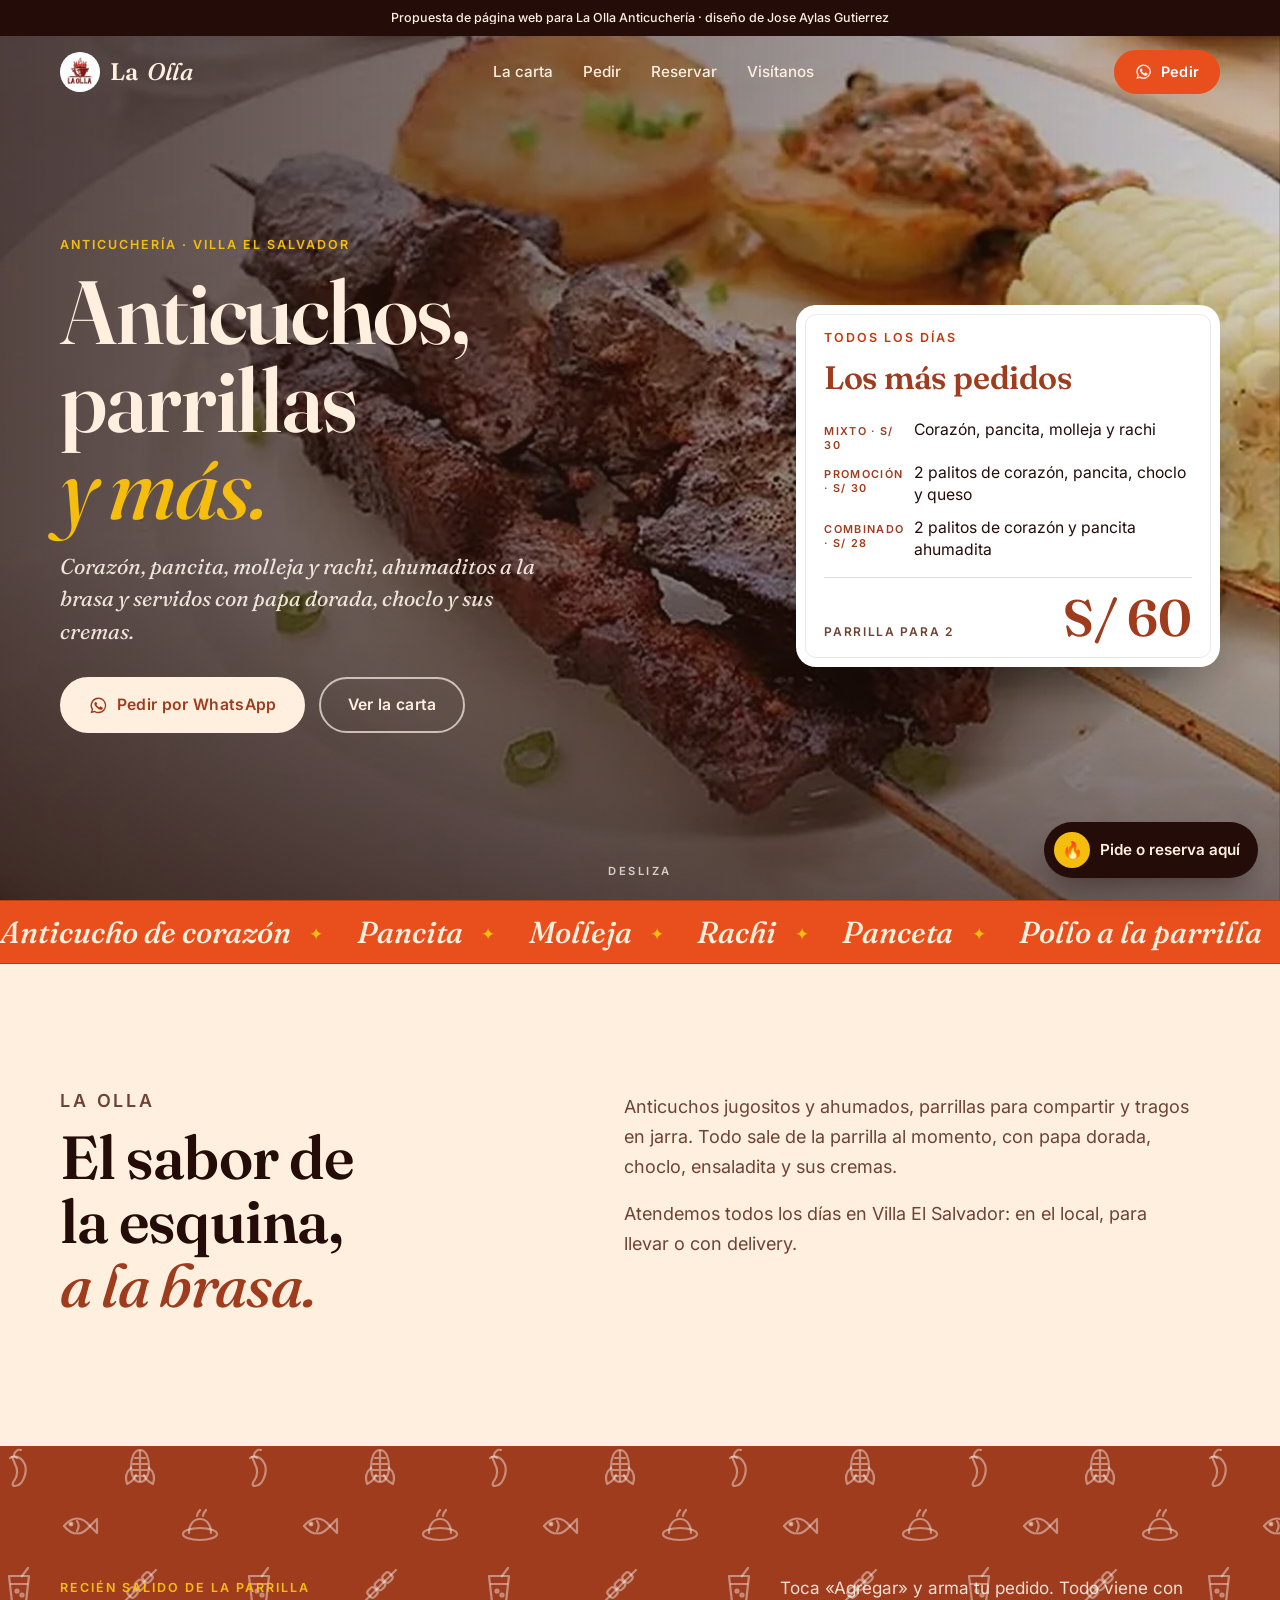
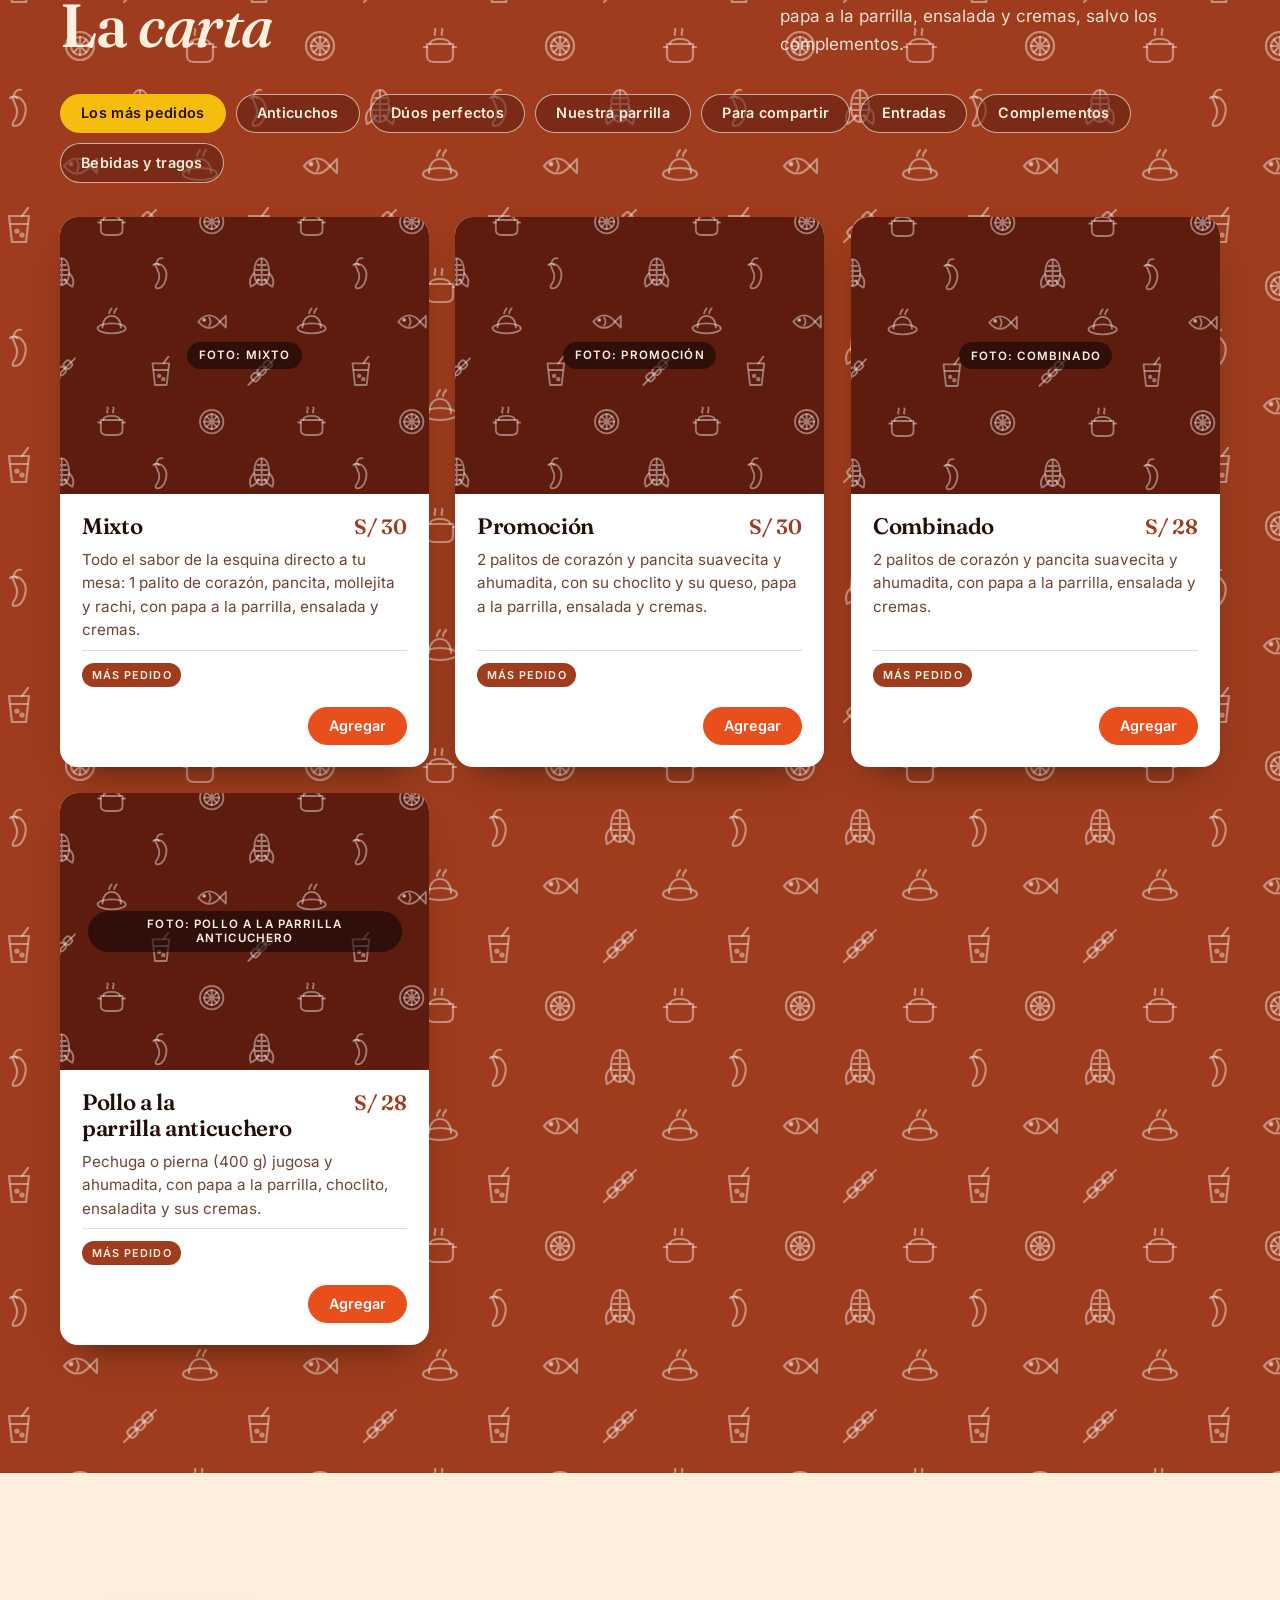
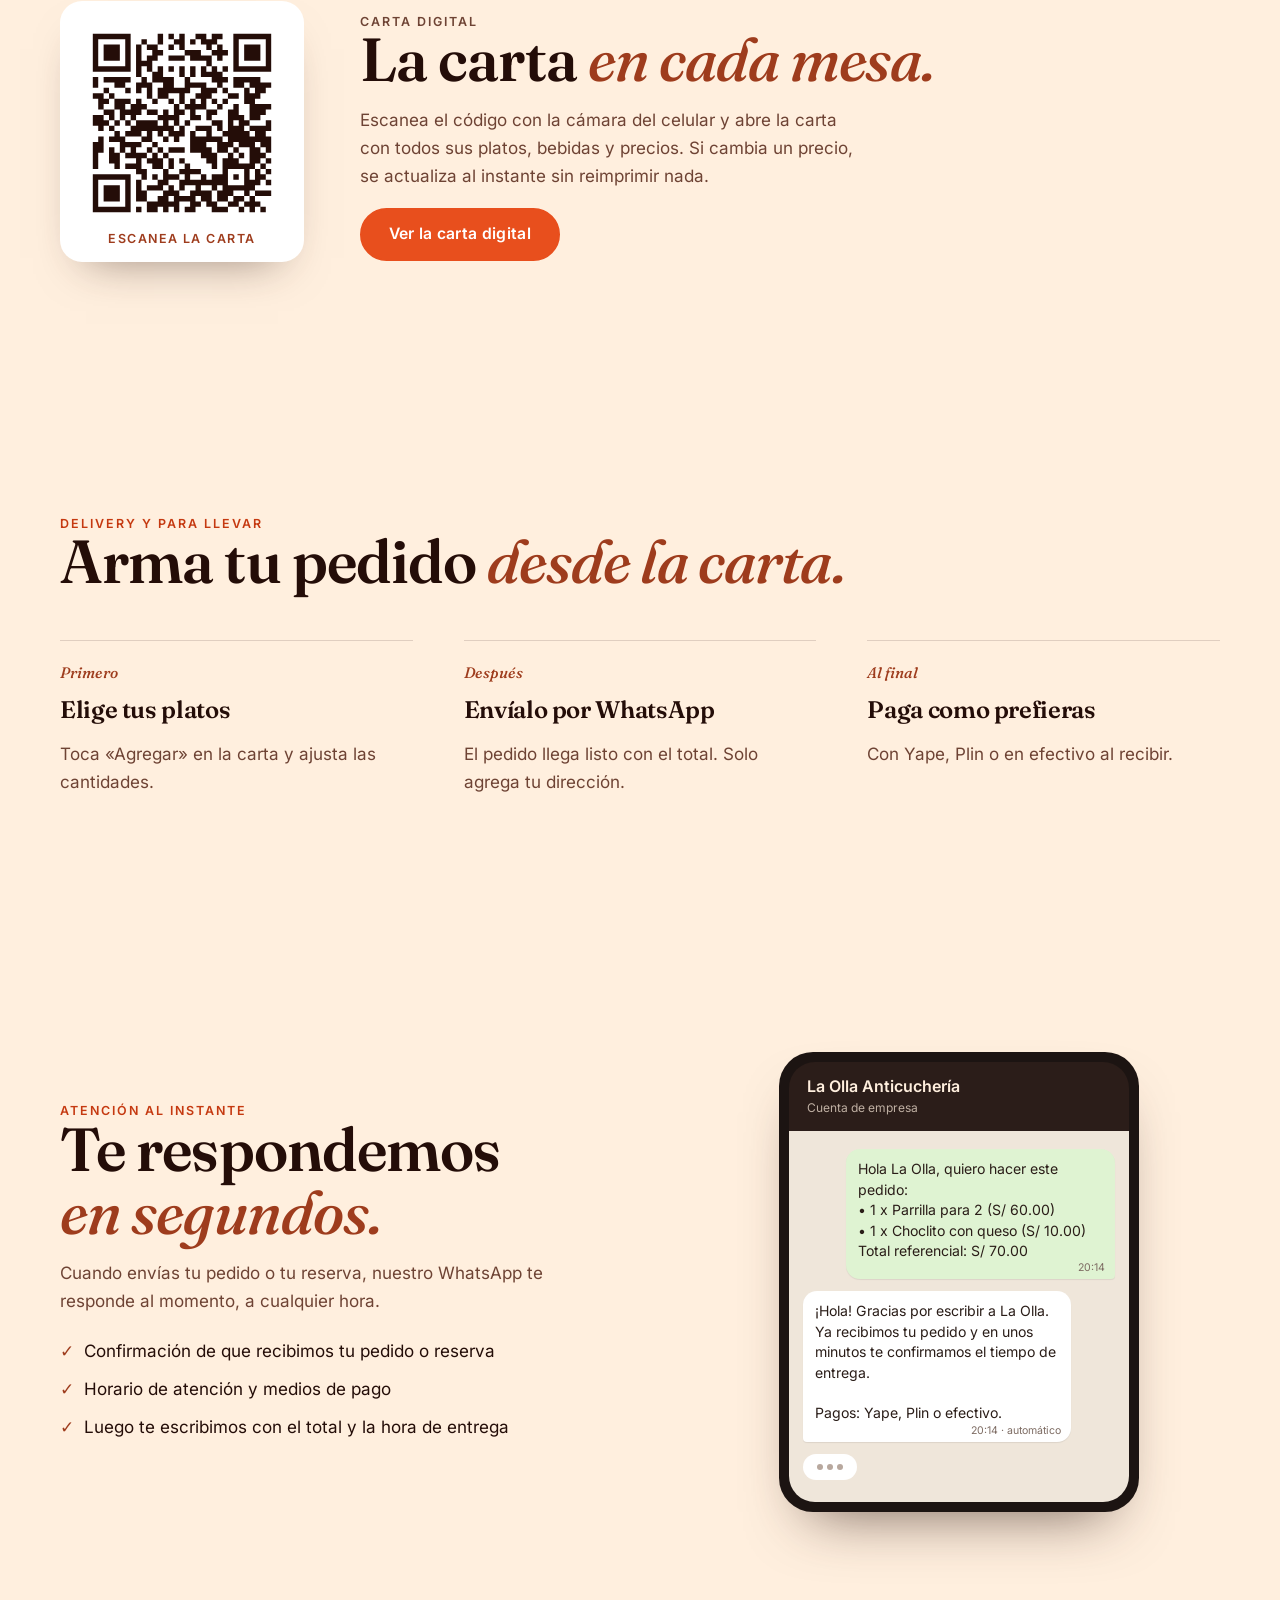
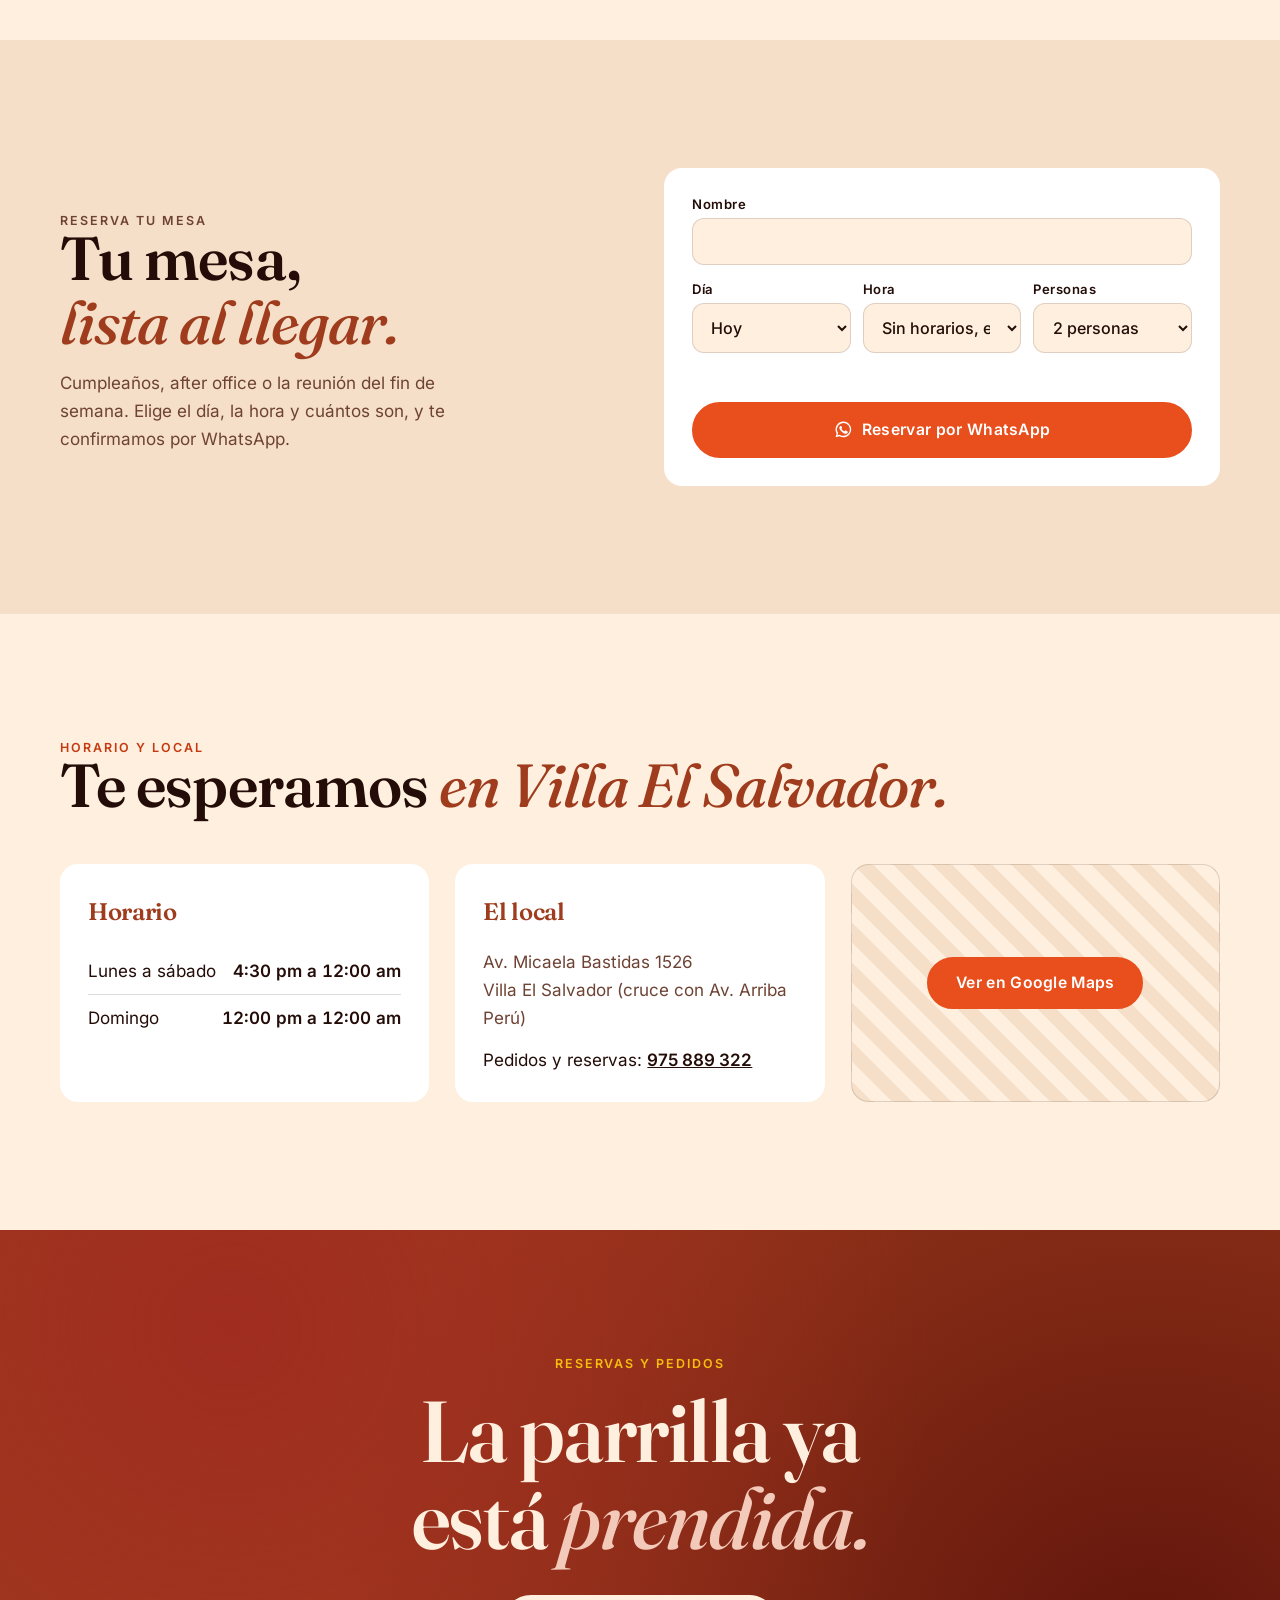
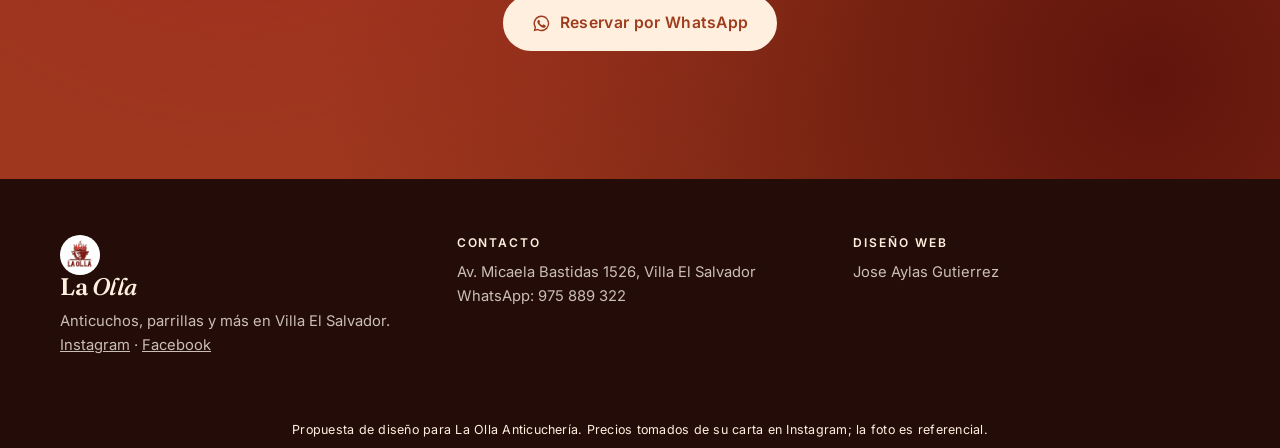
<file: propuestas/la-olla/index.html>
<!doctype html>
<html lang="es">
<head>
<meta charset="utf-8">
<meta name="robots" content="noindex, nofollow">
<meta http-equiv="Content-Security-Policy" content="default-src 'self'; script-src 'self' 'sha256-qOhFsq0QMV2REqNwk5hGH5bZE9SkX6gt6yeyKdYPv+U='; style-src 'self' 'unsafe-inline'; img-src 'self' data:; font-src 'self'; connect-src 'self'; object-src 'none'; base-uri 'self'; form-action 'none'; upgrade-insecure-requests">
<meta name="referrer" content="strict-origin-when-cross-origin">
<link rel="preload" href="assets/fonts/fraunces.woff2" as="font" type="font/woff2" crossorigin>
<link rel="preload" href="assets/fonts/inter.woff2" as="font" type="font/woff2" crossorigin>

<meta name="viewport" content="width=device-width, initial-scale=1, viewport-fit=cover">
<title>La Olla Anticuchería · Anticuchos, parrillas y más</title>
<meta name="description" content="Anticuchería en Villa El Salvador. Anticuchos, parrillas y tragos. Pedidos, delivery y reservas por WhatsApp.">
<meta name="theme-color" content="#5E1C0F">
<script>document.documentElement.classList.add("js")</script>
<link rel="stylesheet" href="styles.css?v=20261108">
<script defer src="main.js?v=20261108"></script>
<script defer src="pedidos.js?v=20261108"></script>
<link rel="stylesheet" href="asistente.css?v=20261113">
<script defer src="asistente.js?v=20261112"></script>
</head>
<body class="pk-pro olla">
<a class="skip" href="#contenido">Saltar al contenido</a>
<div class="pk"><span>Propuesta de página web para La Olla Anticuchería · diseño de Jose Aylas Gutierrez</span></div>
<div class="splash" data-splash aria-hidden="true"><div class="splash-in"><img src="assets/img/logo.webp" alt="" width="110" height="110"><b>La <em>Olla</em></b><small>Anticuchería · Villa El Salvador</small></div></div>
<div class="progress" data-progress aria-hidden="true"></div>
<div class="cursor" data-cursor aria-hidden="true"><i class="dot"></i><i class="ring"></i></div>

<header class="nav" data-nav>
  <div class="wrap nav-in">
    <a class="logo" href="#inicio"><img src="assets/img/logo.webp" alt="" width="40" height="40">La <em>Olla</em></a>
    <nav class="nav-links" aria-label="Secciones">
      <a href="#carta">La carta</a>
      <a href="#pedir">Pedir</a>
      <a href="#reservas">Reservar</a>
      <a href="#visitanos">Visítanos</a>
    </nav>
    <a class="btn" href="https://wa.me/51975889322?text=Hola%20La%20Olla%2C%20quisiera%20hacer%20un%20pedido" target="_blank" rel="noopener noreferrer"><svg viewBox="0 0 24 24" aria-hidden="true"><path d="M12 2a10 10 0 0 0-8.6 15.1L2 22l5-1.3A10 10 0 1 0 12 2zm0 18.2a8.2 8.2 0 0 1-4.2-1.2l-.3-.2-3 .8.8-2.9-.2-.3A8.2 8.2 0 1 1 12 20.2zm4.5-6.1c-.2-.1-1.5-.7-1.7-.8s-.4-.1-.6.1-.7.8-.8 1-.3.2-.5.1a6.7 6.7 0 0 1-3.3-2.9c-.2-.4.2-.4.7-1.3.1-.2 0-.3 0-.4l-.8-1.8c-.2-.5-.4-.4-.6-.4h-.5a1 1 0 0 0-.7.3 3 3 0 0 0-.9 2.2 5.2 5.2 0 0 0 1.1 2.7 11.8 11.8 0 0 0 4.5 4c1.7.7 2.3.8 3.2.6a2.7 2.7 0 0 0 1.8-1.2 2.2 2.2 0 0 0 .1-1.3c0-.1-.2-.2-.5-.3z"/></svg>Pedir</a>
  </div>
</header>

<main id="contenido">
  <section class="hero" id="inicio" style="padding:0">
    <div class="hero-bg" aria-hidden="true"></div>
    <div class="wrap hero-in">
      <div>
        <p class="kicker">Anticuchería · Villa El Salvador</p>
        <h1 data-split>Anticuchos, parrillas<br><em>y más.</em></h1>
        <p class="sub">Corazón, pancita, molleja y rachi, ahumaditos a la brasa y servidos con papa dorada, choclo y sus cremas.</p>
        <div class="ctas">
          <a class="btn btn-light" href="https://wa.me/51975889322?text=Hola%20La%20Olla%2C%20quisiera%20hacer%20un%20pedido" target="_blank" rel="noopener noreferrer"><svg viewBox="0 0 24 24" aria-hidden="true"><path d="M12 2a10 10 0 0 0-8.6 15.1L2 22l5-1.3A10 10 0 1 0 12 2zm0 18.2a8.2 8.2 0 0 1-4.2-1.2l-.3-.2-3 .8.8-2.9-.2-.3A8.2 8.2 0 1 1 12 20.2zm4.5-6.1c-.2-.1-1.5-.7-1.7-.8s-.4-.1-.6.1-.7.8-.8 1-.3.2-.5.1a6.7 6.7 0 0 1-3.3-2.9c-.2-.4.2-.4.7-1.3.1-.2 0-.3 0-.4l-.8-1.8c-.2-.5-.4-.4-.6-.4h-.5a1 1 0 0 0-.7.3 3 3 0 0 0-.9 2.2 5.2 5.2 0 0 0 1.1 2.7 11.8 11.8 0 0 0 4.5 4c1.7.7 2.3.8 3.2.6a2.7 2.7 0 0 0 1.8-1.2 2.2 2.2 0 0 0 .1-1.3c0-.1-.2-.2-.5-.3z"/></svg>Pedir por WhatsApp</a>
          <a class="btn btn-line" href="#carta">Ver la carta</a>
        </div>
      </div>
      <aside class="menu-card reveal" style="--d:300ms" aria-label="Los más pedidos">
        <p class="kicker">Todos los días</p>
        <h2>Los más pedidos</h2>
        <ul>
          <li><b>Mixto · S/ 30</b><span>Corazón, pancita, molleja y rachi</span></li>
          <li><b>Promoción · S/ 30</b><span>2 palitos de corazón, pancita, choclo y queso</span></li>
          <li><b>Combinado · S/ 28</b><span>2 palitos de corazón y pancita ahumadita</span></li>
        </ul>
        <div class="menu-price"><span>Parrilla para 2</span><strong>S/ 60</strong></div>
      </aside>
    </div>
    <a class="scroll-cue" href="#historia">Desliza</a>
  </section>

  <div class="marquee" aria-hidden="true"><div class="marquee-track"><span>Anticucho de corazón</span><span>Pancita</span><span>Molleja</span><span>Rachi</span><span>Panceta</span><span>Pollo a la parrilla</span><span>Choclo con queso</span><span>Ocopa</span><span>Parrilla familiar</span><span>Pisco sour en jarra</span><span>Anticucho de corazón</span><span>Pancita</span><span>Molleja</span><span>Rachi</span><span>Panceta</span><span>Pollo a la parrilla</span><span>Choclo con queso</span><span>Ocopa</span><span>Parrilla familiar</span><span>Pisco sour en jarra</span></div></div>

  <section class="story" id="historia">
    <div class="wrap story-grid">
      <div class="reveal">
        <p class="kicker">La Olla</p>
        <h2 class="sec-title">El sabor de la esquina, <em>a la brasa.</em></h2>
      </div>
      <div class="reveal" style="--d:120ms">
        <p>Anticuchos jugositos y ahumados, parrillas para compartir y tragos en jarra. Todo sale de la parrilla al momento, con papa dorada, choclo, ensaladita y sus cremas.</p>
        <p>Atendemos todos los días en Villa El Salvador: en el local, para llevar o con delivery.</p>
      </div>
    </div>
  </section>

  <section class="red" id="carta">
    <div class="wrap">
      <div class="carta-head reveal">
        <div><p class="kicker">Recién salido de la parrilla</p><h2 class="sec-title">La <em>carta</em></h2></div>
        <p>Toca «Agregar» y arma tu pedido. Todo viene con papa a la parrilla, ensalada y cremas, salvo los complementos.</p>
      </div>
      <div class="filtros reveal" role="group" aria-label="Filtrar la carta">
        <button class="filtro" type="button" data-cat="pedidos" aria-pressed="true">Los más pedidos</button>
        <button class="filtro" type="button" data-cat="anticuchos" aria-pressed="false">Anticuchos</button>
        <button class="filtro" type="button" data-cat="duos" aria-pressed="false">Dúos perfectos</button>
        <button class="filtro" type="button" data-cat="parrilla" aria-pressed="false">Nuestra parrilla</button>
        <button class="filtro" type="button" data-cat="compartir" aria-pressed="false">Para compartir</button>
        <button class="filtro" type="button" data-cat="entradas" aria-pressed="false">Entradas</button>
        <button class="filtro" type="button" data-cat="complementos" aria-pressed="false">Complementos</button>
        <button class="filtro" type="button" data-cat="bebidas" aria-pressed="false">Bebidas y tragos</button>
      </div>
      <div class="platos">
        <article class="dish reveal" data-cat="pedidos" data-tilt style="--d:0ms">
          <div class="dish-img ph"><span>Foto: Mixto</span></div>
          <div class="dish-body">
            <div class="dish-top"><h3>Mixto</h3><span class="price">S/ 30</span></div>
            <p>Todo el sabor de la esquina directo a tu mesa: 1 palito de corazón, pancita, mollejita y rachi, con papa a la parrilla, ensalada y cremas.</p>
            <div class="dish-foot"><span class="tag">Más pedido</span></div>
          </div>
        </article>
        <article class="dish reveal" data-cat="pedidos" data-tilt style="--d:90ms">
          <div class="dish-img ph"><span>Foto: Promoción</span></div>
          <div class="dish-body">
            <div class="dish-top"><h3>Promoción</h3><span class="price">S/ 30</span></div>
            <p>2 palitos de corazón y pancita suavecita y ahumadita, con su choclito y su queso, papa a la parrilla, ensalada y cremas.</p>
            <div class="dish-foot"><span class="tag">Más pedido</span></div>
          </div>
        </article>
        <article class="dish reveal" data-cat="pedidos" data-tilt style="--d:180ms">
          <div class="dish-img ph"><span>Foto: Combinado</span></div>
          <div class="dish-body">
            <div class="dish-top"><h3>Combinado</h3><span class="price">S/ 28</span></div>
            <p>2 palitos de corazón y pancita suavecita y ahumadita, con papa a la parrilla, ensalada y cremas.</p>
            <div class="dish-foot"><span class="tag">Más pedido</span></div>
          </div>
        </article>
        <article class="dish reveal" data-cat="pedidos" data-tilt style="--d:0ms">
          <div class="dish-img ph"><span>Foto: Pollo a la parrilla anticuchero</span></div>
          <div class="dish-body">
            <div class="dish-top"><h3>Pollo a la parrilla anticuchero</h3><span class="price">S/ 28</span></div>
            <p>Pechuga o pierna (400 g) jugosa y ahumadita, con papa a la parrilla, choclito, ensaladita y sus cremas.</p>
            <div class="dish-foot"><span class="tag">Más pedido</span></div>
          </div>
        </article>
        <article class="dish reveal" data-cat="anticuchos" data-tilt style="--d:90ms" hidden>
          <div class="dish-img"><img src="assets/img/anticuchos.webp" alt="Anticuchos de corazón a la parrilla" loading="lazy" width="640" height="480"></div>
          <div class="dish-body">
            <div class="dish-top"><h3>Anticucho de corazón</h3><span class="price">S/ 25</span></div>
            <p>2 palos (300 g) jugositos y ahumaditos, con papa a la parrilla, choclo, ensaladita y sus cremas.</p>
            <div class="dish-foot"><span class="tag light">Anticucho</span></div>
          </div>
        </article>
        <article class="dish reveal" data-cat="anticuchos" data-tilt style="--d:180ms" hidden>
          <div class="dish-img ph"><span>Foto: Anticucho de pollo</span></div>
          <div class="dish-body">
            <div class="dish-top"><h3>Anticucho de pollo</h3><span class="price">S/ 25</span></div>
            <p>2 palos (300 g) jugositos y ahumaditos, con papa a la parrilla, ensaladita y sus cremas.</p>
            <div class="dish-foot"><span class="tag light">Anticucho</span></div>
          </div>
        </article>
        <article class="dish reveal" data-cat="anticuchos" data-tilt style="--d:0ms" hidden>
          <div class="dish-img ph"><span>Foto: Anticucho de panceta</span></div>
          <div class="dish-body">
            <div class="dish-top"><h3>Anticucho de panceta</h3><span class="price">S/ 28</span></div>
            <p>2 palos (300 g) con el punto exacto de grasita, con papa a la parrilla, choclo, ensaladita y sus cremas.</p>
            <div class="dish-foot"><span class="tag light">Anticucho</span></div>
          </div>
        </article>
        <article class="dish reveal" data-cat="anticuchos" data-tilt style="--d:90ms" hidden>
          <div class="dish-img ph"><span>Foto: Cristhian Domínguez</span></div>
          <div class="dish-body">
            <div class="dish-top"><h3>Cristhian Domínguez</h3><span class="price">S/ 38</span></div>
            <p>Para los que no se conforman con uno solo: 3 palos (450 g) de corazón, pollo y panceta, con papa a la parrilla, choclo, ensaladita y sus cremas.</p>
            <div class="dish-foot"><span class="tag light">Anticucho</span></div>
          </div>
        </article>
        <article class="dish reveal" data-cat="duos" data-tilt style="--d:180ms" hidden>
          <div class="dish-img ph"><span>Foto: Anticuchos con rachi</span></div>
          <div class="dish-body">
            <div class="dish-top"><h3>Anticuchos con rachi</h3><span class="price">S/ 35</span></div>
            <p>2 palitos de corazón (200 g) con rachi doradito y ahumado, choclito, papas a la parrilla, ensalada y cremas.</p>
            <div class="dish-foot"><span class="tag light">Dúo</span></div>
          </div>
        </article>
        <article class="dish reveal" data-cat="duos" data-tilt style="--d:0ms" hidden>
          <div class="dish-img ph"><span>Foto: Anticuchos con molleja</span></div>
          <div class="dish-body">
            <div class="dish-top"><h3>Anticuchos con molleja</h3><span class="price">S/ 30</span></div>
            <p>2 palitos de corazón (200 g) con mollejita suave y jugosa, choclito, papas a la parrilla, ensalada y cremas.</p>
            <div class="dish-foot"><span class="tag light">Dúo</span></div>
          </div>
        </article>
        <article class="dish reveal" data-cat="duos" data-tilt style="--d:90ms" hidden>
          <div class="dish-img ph"><span>Foto: Arma tu dúo</span></div>
          <div class="dish-body">
            <div class="dish-top"><h3>Arma tu dúo</h3><span class="price">S/ 32</span></div>
            <p>Combínalos como quieras: pancita, molleja o rachi, con choclito, papas a la parrilla, ensalada y cremas.</p>
            <div class="dish-foot"><span class="tag light">Dúo</span></div>
          </div>
        </article>
        <article class="dish reveal" data-cat="parrilla" data-tilt style="--d:180ms" hidden>
          <div class="dish-img ph"><span>Foto: Pancita</span></div>
          <div class="dish-body">
            <div class="dish-top"><h3>Pancita</h3><span class="price">S/ 22</span></div>
            <p>Suavecita, doradita y ahumada, con choclito, papas a la parrilla, ensalada y cremas.</p>
            <div class="dish-foot"><span class="tag light">Parrilla</span></div>
          </div>
        </article>
        <article class="dish reveal" data-cat="parrilla" data-tilt style="--d:0ms" hidden>
          <div class="dish-img ph"><span>Foto: Molleja</span></div>
          <div class="dish-body">
            <div class="dish-top"><h3>Molleja</h3><span class="price">S/ 22</span></div>
            <p>Jugosa y bien ahumada, con choclito, papas a la parrilla, ensalada y cremas.</p>
            <div class="dish-foot"><span class="tag light">Parrilla</span></div>
          </div>
        </article>
        <article class="dish reveal" data-cat="parrilla" data-tilt style="--d:90ms" hidden>
          <div class="dish-img ph"><span>Foto: Rachi</span></div>
          <div class="dish-body">
            <div class="dish-top"><h3>Rachi</h3><span class="price">S/ 28</span></div>
            <p>Suave, jugoso y bien ahumado, con choclito, papas a la parrilla, ensalada y cremas.</p>
            <div class="dish-foot"><span class="tag light">Parrilla</span></div>
          </div>
        </article>
        <article class="dish reveal" data-cat="compartir" data-tilt style="--d:180ms" hidden>
          <div class="dish-img ph"><span>Foto: Parrilla para 2</span></div>
          <div class="dish-body">
            <div class="dish-top"><h3>Parrilla para 2</h3><span class="price">S/ 60</span></div>
            <p>2 palitos de corazón (200 g), pollo a la parrilla (250 g) y pancita ahumadita, con choclito, papas a la parrilla, ensalada y cremas.</p>
            <div class="dish-foot"><span class="tag light">Para compartir</span></div>
          </div>
        </article>
        <article class="dish reveal" data-cat="compartir" data-tilt style="--d:0ms" hidden>
          <div class="dish-img ph"><span>Foto: Parrilla familiar</span></div>
          <div class="dish-body">
            <div class="dish-top"><h3>Parrilla familiar</h3><span class="price">S/ 120</span></div>
            <p>4 palitos de corazón (400 g), 2 pollos a la parrilla (500 g), pancita, mollejita y rachi, con choclito, papas a la parrilla, ensalada y cremas.</p>
            <div class="dish-foot"><span class="tag light">Para compartir</span></div>
          </div>
        </article>
        <article class="dish reveal" data-cat="entradas" data-tilt style="--d:90ms" hidden>
          <div class="dish-img ph"><span>Foto: Choclito con queso</span></div>
          <div class="dish-body">
            <div class="dish-top"><h3>Choclito con queso</h3><span class="price">S/ 10</span></div>
            <p>Tiernito, ligeramente dulce, con su punto de anís y queso paria.</p>
            <div class="dish-foot"><span class="tag light">Entrada</span></div>
          </div>
        </article>
        <article class="dish reveal" data-cat="entradas" data-tilt style="--d:180ms" hidden>
          <div class="dish-img ph"><span>Foto: Ocopa limeña</span></div>
          <div class="dish-body">
            <div class="dish-top"><h3>Ocopa limeña</h3><span class="price">S/ 20</span></div>
            <p>Cremosita, con queso paria a la parrilla, huevito y trozos de maní.</p>
            <div class="dish-foot"><span class="tag light">Entrada</span></div>
          </div>
        </article>
        <article class="dish reveal" data-cat="complementos" data-tilt style="--d:0ms" hidden>
          <div class="dish-img ph"><span>Foto: Porción de papas a la parrilla</span></div>
          <div class="dish-body">
            <div class="dish-top"><h3>Porción de papas a la parrilla</h3><span class="price">S/ 12</span></div>
            <p>Doraditas, suaves por dentro y con ese toque ahumado.</p>
            <div class="dish-foot"><span class="tag light">Complemento</span></div>
          </div>
        </article>
        <article class="dish reveal" data-cat="complementos" data-tilt style="--d:90ms" hidden>
          <div class="dish-img ph"><span>Foto: 1/2 porción de papas a la parrilla</span></div>
          <div class="dish-body">
            <div class="dish-top"><h3>1/2 porción de papas a la parrilla</h3><span class="price">S/ 7</span></div>
            <p>Para sumar sin exagerar.</p>
            <div class="dish-foot"><span class="tag light">Complemento</span></div>
          </div>
        </article>
        <article class="dish reveal" data-cat="complementos" data-tilt style="--d:180ms" hidden>
          <div class="dish-img ph"><span>Foto: Choclo</span></div>
          <div class="dish-body">
            <div class="dish-top"><h3>Choclo</h3><span class="price">S/ 5</span></div>
            <p>Dulcecito y tierno.</p>
            <div class="dish-foot"><span class="tag light">Complemento</span></div>
          </div>
        </article>
        <article class="dish reveal" data-cat="complementos" data-tilt style="--d:0ms" hidden>
          <div class="dish-img ph"><span>Foto: Arroz</span></div>
          <div class="dish-body">
            <div class="dish-top"><h3>Arroz</h3><span class="price">S/ 7</span></div>
            <p>Blanco y suelto.</p>
            <div class="dish-foot"><span class="tag light">Complemento</span></div>
          </div>
        </article>
        <article class="dish reveal" data-cat="complementos" data-tilt style="--d:90ms" hidden>
          <div class="dish-img ph"><span>Foto: Palito de corazón (adicional)</span></div>
          <div class="dish-body">
            <div class="dish-top"><h3>Palito de corazón (adicional)</h3><span class="price">S/ 12</span></div>
            <div class="dish-foot"><span class="tag light">Complemento</span></div>
          </div>
        </article>
        <article class="dish reveal" data-cat="complementos" data-tilt style="--d:180ms" hidden>
          <div class="dish-img ph"><span>Foto: Palito de panceta (adicional)</span></div>
          <div class="dish-body">
            <div class="dish-top"><h3>Palito de panceta (adicional)</h3><span class="price">S/ 15</span></div>
            <div class="dish-foot"><span class="tag light">Complemento</span></div>
          </div>
        </article>
        <article class="dish reveal" data-cat="complementos" data-tilt style="--d:0ms" hidden>
          <div class="dish-img ph"><span>Foto: Palito de pollo (adicional)</span></div>
          <div class="dish-body">
            <div class="dish-top"><h3>Palito de pollo (adicional)</h3><span class="price">S/ 12</span></div>
            <div class="dish-foot"><span class="tag light">Complemento</span></div>
          </div>
        </article>
        <article class="dish reveal" data-cat="complementos" data-tilt style="--d:90ms" hidden>
          <div class="dish-img ph"><span>Foto: Rachi (adicional)</span></div>
          <div class="dish-body">
            <div class="dish-top"><h3>Rachi (adicional)</h3><span class="price">S/ 18</span></div>
            <p>Trocitos crujientes y sabrosos.</p>
            <div class="dish-foot"><span class="tag light">Complemento</span></div>
          </div>
        </article>
        <article class="dish reveal" data-cat="complementos" data-tilt style="--d:180ms" hidden>
          <div class="dish-img ph"><span>Foto: Molleja (adicional)</span></div>
          <div class="dish-body">
            <div class="dish-top"><h3>Molleja (adicional)</h3><span class="price">S/ 12</span></div>
            <p>Suavecita y doradita.</p>
            <div class="dish-foot"><span class="tag light">Complemento</span></div>
          </div>
        </article>
        <article class="dish reveal" data-cat="complementos" data-tilt style="--d:0ms" hidden>
          <div class="dish-img ph"><span>Foto: Chorizo parrillero</span></div>
          <div class="dish-body">
            <div class="dish-top"><h3>Chorizo parrillero</h3><span class="price">S/ 7</span></div>
            <p>Especiado y jugoso.</p>
            <div class="dish-foot"><span class="tag light">Complemento</span></div>
          </div>
        </article>
        <article class="dish reveal" data-cat="complementos" data-tilt style="--d:90ms" hidden>
          <div class="dish-img ph"><span>Foto: Ensalada</span></div>
          <div class="dish-body">
            <div class="dish-top"><h3>Ensalada</h3><span class="price">S/ 10</span></div>
            <p>Fresca y crocante.</p>
            <div class="dish-foot"><span class="tag light">Complemento</span></div>
          </div>
        </article>
        <article class="dish drinks-card reveal" data-cat="bebidas" hidden>
          <div class="dish-body"><h3>Bebidas y tragos</h3><ul class="drinks"><li><b>Tragos</b><span>Corona margarita, pisco sour, maracuyá sour, chilcano, algarrobina, Machu Picchu, piña colada, mojito, mojito de maracuyá, laguna azul, cóctel primavera, cóctel bárbaros, cuba libre y tequila.</span></li><li><b>Tragos en jarra</b><span>Pisco sour y mojito.</span></li><li><b>Bebidas frías y cervezas</b><span>Gaseosas, cerveza, agua de mesa, limonadas y chicha morada.</span></li><li><b>Vinos y licores</b><span>Tabernero, Queirolo, Casillero del Diablo, Colección Privada, Viña Vieja, whisky y ron Cartavio.</span></li></ul><p class="drinks-note">Pregunta por precios y promociones por WhatsApp.</p></div>
        </article>
      </div>
    </div>
  </section>

  <section class="qr-sec" id="qr">
    <div class="wrap qr-grid">
      <div class="qr-card reveal"><img src="assets/img/qr-carta.svg" alt="Código QR que abre la carta" width="200" height="200"><span>Escanea la carta</span></div>
      <div class="reveal" style="--d:120ms">
        <p class="kicker">Carta digital</p>
        <h2 class="sec-title">La carta <em>en cada mesa.</em></h2>
        <p>Escanea el código con la cámara del celular y abre la carta con todos sus platos, bebidas y precios. Si cambia un precio, se actualiza al instante sin reimprimir nada.</p>
        <a class="btn btn-ver" href="carta/">Ver la carta digital</a>
      </div>
    </div>
  </section>
  <section id="pedir">
    <div class="wrap">
      <div class="reveal"><p class="kicker">Delivery y para llevar</p><h2 class="sec-title">Arma tu pedido <em>desde la carta.</em></h2></div>
      <div class="pedir-grid">
        <div class="step reveal"><span class="n">Primero</span><h3>Elige tus platos</h3><p>Toca «Agregar» en la carta y ajusta las cantidades.</p></div>
        <div class="step reveal" style="--d:120ms"><span class="n">Después</span><h3>Envíalo por WhatsApp</h3><p>El pedido llega listo con el total. Solo agrega tu dirección.</p></div>
        <div class="step reveal" style="--d:240ms"><span class="n">Al final</span><h3>Paga como prefieras</h3><p>Con Yape, Plin o en efectivo al recibir.</p></div>
      </div>
    </div>
  </section>
  <section class="bot-sec" id="respuesta">
    <div class="wrap bot-grid">
      <div class="reveal">
        <p class="kicker">Atención al instante</p>
        <h2 class="sec-title">Te respondemos <em>en segundos.</em></h2>
        <p>Cuando envías tu pedido o tu reserva, nuestro WhatsApp te responde al momento, a cualquier hora.</p>
        <ul class="bot-list">
          <li>Confirmación de que recibimos tu pedido o reserva</li>
          <li>Horario de atención y medios de pago</li>
          <li>Luego te escribimos con el total y la hora de entrega</li>
        </ul>
      </div>
      <div class="phone reveal" style="--d:150ms" role="img" aria-label="Ejemplo de conversación: el cliente envía su pedido y recibe una respuesta automática al instante">
        <div class="ph-head"><b>La Olla Anticuchería</b><span>Cuenta de empresa</span></div>
        <div class="ph-body" aria-hidden="true">
          <p class="msg out">Hola La Olla, quiero hacer este pedido:<br>• 1 x Parrilla para 2 (S/ 60.00)<br>• 1 x Choclito con queso (S/ 10.00)<br>Total referencial: S/ 70.00<span class="t">20:14</span></p>
          <p class="msg in">¡Hola! Gracias por escribir a La Olla. Ya recibimos tu pedido y en unos minutos te confirmamos el tiempo de entrega.<br><br>Pagos: Yape, Plin o efectivo.<span class="t">20:14 · automático</span></p>
          <div class="typing"><i></i><i></i><i></i></div>
        </div>
      </div>
    </div>
  </section>

  <section class="reservas" id="reservas">
    <div class="wrap res-grid">
      <div class="reveal">
        <p class="kicker">Reserva tu mesa</p>
        <h2 class="sec-title">Tu mesa, <em>lista al llegar.</em></h2>
        <p>Cumpleaños, after office o la reunión del fin de semana. Elige el día, la hora y cuántos son, y te confirmamos por WhatsApp.</p>
      </div>
      <form class="card res-form reveal" style="--d:120ms" data-reserva novalidate>
        <label for="r-nombre">Nombre<input id="r-nombre" name="nombre" autocomplete="name" maxlength="40" required></label>
        <div class="row">
          <label for="r-dia">Día<select id="r-dia" name="dia"></select></label>
          <label for="r-hora">Hora<select id="r-hora" name="hora"></select></label>
          <label for="r-personas">Personas<select id="r-personas" name="personas"></select></label>
        </div>
        <p class="err" data-err role="alert"></p>
        <button class="btn" type="submit"><svg viewBox="0 0 24 24" aria-hidden="true"><path d="M12 2a10 10 0 0 0-8.6 15.1L2 22l5-1.3A10 10 0 1 0 12 2zm0 18.2a8.2 8.2 0 0 1-4.2-1.2l-.3-.2-3 .8.8-2.9-.2-.3A8.2 8.2 0 1 1 12 20.2zm4.5-6.1c-.2-.1-1.5-.7-1.7-.8s-.4-.1-.6.1-.7.8-.8 1-.3.2-.5.1a6.7 6.7 0 0 1-3.3-2.9c-.2-.4.2-.4.7-1.3.1-.2 0-.3 0-.4l-.8-1.8c-.2-.5-.4-.4-.6-.4h-.5a1 1 0 0 0-.7.3 3 3 0 0 0-.9 2.2 5.2 5.2 0 0 0 1.1 2.7 11.8 11.8 0 0 0 4.5 4c1.7.7 2.3.8 3.2.6a2.7 2.7 0 0 0 1.8-1.2 2.2 2.2 0 0 0 .1-1.3c0-.1-.2-.2-.5-.3z"/></svg>Reservar por WhatsApp</button>
        <p class="res-ok" data-ok hidden>Se abrió WhatsApp con tu reserva. ¿No se abrió? <a data-oklink href="#" target="_blank" rel="noopener noreferrer">Toca aquí</a>.</p>
      </form>
    </div>
  </section>

  <section id="visitanos">
    <div class="wrap">
      <div class="reveal"><p class="kicker">Horario y local</p><h2 class="sec-title">Te esperamos <em>en Villa El Salvador.</em></h2></div>
      <div class="visit-grid">
        <div class="card reveal">
          <h3>Horario</h3>
          <table class="horas">
            <tr><td>Lunes a sábado</td><td>4:30 pm a 12:00 am</td></tr>
            <tr><td>Domingo</td><td>12:00 pm a 12:00 am</td></tr>
          </table>
        </div>
        <div class="card reveal" style="--d:120ms">
          <h3>El local</h3>
          <address>Av. Micaela Bastidas 1526<br>Villa El Salvador (cruce con Av. Arriba Perú)</address>
          <p>Pedidos y reservas: <a href="tel:+51975889322"><b>975 889 322</b></a></p>
        </div>
        <a class="mapa reveal" style="--d:240ms" href="https://www.google.com/maps/search/?api=1&amp;query=La%20Olla%20Anticucheria%20Av%20Micaela%20Bastidas%201526%20Villa%20El%20Salvador" target="_blank" rel="noopener noreferrer"><span class="btn">Ver en Google Maps</span></a>
      </div>
    </div>
  </section>

  <section class="red cierre">
    <div class="wrap reveal">
      <p class="kicker">Reservas y pedidos</p>
      <h2>La parrilla ya está <em>prendida.</em></h2>
      <a class="btn btn-light" href="https://wa.me/51975889322?text=Hola%20La%20Olla%2C%20quisiera%20hacer%20un%20pedido" target="_blank" rel="noopener noreferrer"><svg viewBox="0 0 24 24" aria-hidden="true"><path d="M12 2a10 10 0 0 0-8.6 15.1L2 22l5-1.3A10 10 0 1 0 12 2zm0 18.2a8.2 8.2 0 0 1-4.2-1.2l-.3-.2-3 .8.8-2.9-.2-.3A8.2 8.2 0 1 1 12 20.2zm4.5-6.1c-.2-.1-1.5-.7-1.7-.8s-.4-.1-.6.1-.7.8-.8 1-.3.2-.5.1a6.7 6.7 0 0 1-3.3-2.9c-.2-.4.2-.4.7-1.3.1-.2 0-.3 0-.4l-.8-1.8c-.2-.5-.4-.4-.6-.4h-.5a1 1 0 0 0-.7.3 3 3 0 0 0-.9 2.2 5.2 5.2 0 0 0 1.1 2.7 11.8 11.8 0 0 0 4.5 4c1.7.7 2.3.8 3.2.6a2.7 2.7 0 0 0 1.8-1.2 2.2 2.2 0 0 0 .1-1.3c0-.1-.2-.2-.5-.3z"/></svg>Reservar por WhatsApp</a>
    </div>
  </section>
</main>

<footer>
  <div class="wrap foot-grid">
    <div><a class="logo" href="#inicio"><img src="assets/img/logo.webp" alt="" width="40" height="40">La <em>Olla</em></a><p>Anticuchos, parrillas y más en Villa El Salvador.</p><p class="social"><a href="https://www.instagram.com/la_olla_anticucheria/" target="_blank" rel="noopener noreferrer">Instagram</a> · <a href="https://www.facebook.com/profile.php?id=61565937345789" target="_blank" rel="noopener noreferrer">Facebook</a></p></div>
    <div><h4>Contacto</h4><p>Av. Micaela Bastidas 1526, Villa El Salvador<br>WhatsApp: 975 889 322</p></div>
    <div><h4>Diseño web</h4><p>Jose Aylas Gutierrez</p></div>
  </div>
</footer>
<div class="demo-note">Propuesta de diseño para La Olla Anticuchería. Precios tomados de su carta en Instagram; la foto es referencial.</div>

<div class="cartbar" data-cart aria-hidden="true" aria-label="Tu pedido"><div class="info"><b data-cart-count>0 productos</b><span data-cart-total>S/ 0.00</span></div><a class="btn" data-cart-link href="#" target="_blank" rel="noopener noreferrer">Enviar pedido</a><button class="clear" type="button" data-clear aria-label="Vaciar pedido">×</button></div>
<nav class="tabbar" aria-label="Accesos rápidos">
  <a href="#inicio" class="activo"><svg viewBox="0 0 24 24" aria-hidden="true"><path d="M3 11 12 3l9 8v10h-6v-6H9v6H3z"/></svg>Inicio</a>
  <a href="#carta"><svg viewBox="0 0 24 24" aria-hidden="true"><path d="M5 3h14v18H5zM8 7h8v2H8zm0 4h8v2H8zm0 4h5v2H8z"/></svg>Carta</a>
  <a href="#pedir"><svg viewBox="0 0 24 24" aria-hidden="true"><path d="M6 7h12l-1 14H7zM9 7a3 3 0 0 1 6 0h-2a1 1 0 0 0-2 0z"/></svg>Pedir</a>
  <a href="#reservas"><svg viewBox="0 0 24 24" aria-hidden="true"><path d="M7 2h2v2h6V2h2v2h3v18H4V4h3zm11 8H6v10h12zM8 12h3v3H8z"/></svg>Reservar</a>
  <a class="wa" href="https://wa.me/51975889322?text=Hola%20La%20Olla%2C%20quisiera%20hacer%20un%20pedido" target="_blank" rel="noopener noreferrer"><svg viewBox="0 0 24 24" aria-hidden="true"><path d="M12 2a10 10 0 0 0-8.6 15.1L2 22l5-1.3A10 10 0 1 0 12 2zm0 18.2a8.2 8.2 0 0 1-4.2-1.2l-.3-.2-3 .8.8-2.9-.2-.3A8.2 8.2 0 1 1 12 20.2zm4.5-6.1c-.2-.1-1.5-.7-1.7-.8s-.4-.1-.6.1-.7.8-.8 1-.3.2-.5.1a6.7 6.7 0 0 1-3.3-2.9c-.2-.4.2-.4.7-1.3.1-.2 0-.3 0-.4l-.8-1.8c-.2-.5-.4-.4-.6-.4h-.5a1 1 0 0 0-.7.3 3 3 0 0 0-.9 2.2 5.2 5.2 0 0 0 1.1 2.7 11.8 11.8 0 0 0 4.5 4c1.7.7 2.3.8 3.2.6a2.7 2.7 0 0 0 1.8-1.2 2.2 2.2 0 0 0 .1-1.3c0-.1-.2-.2-.5-.3z"/></svg>WhatsApp</a>
</nav>
</body>
</html>
</file>
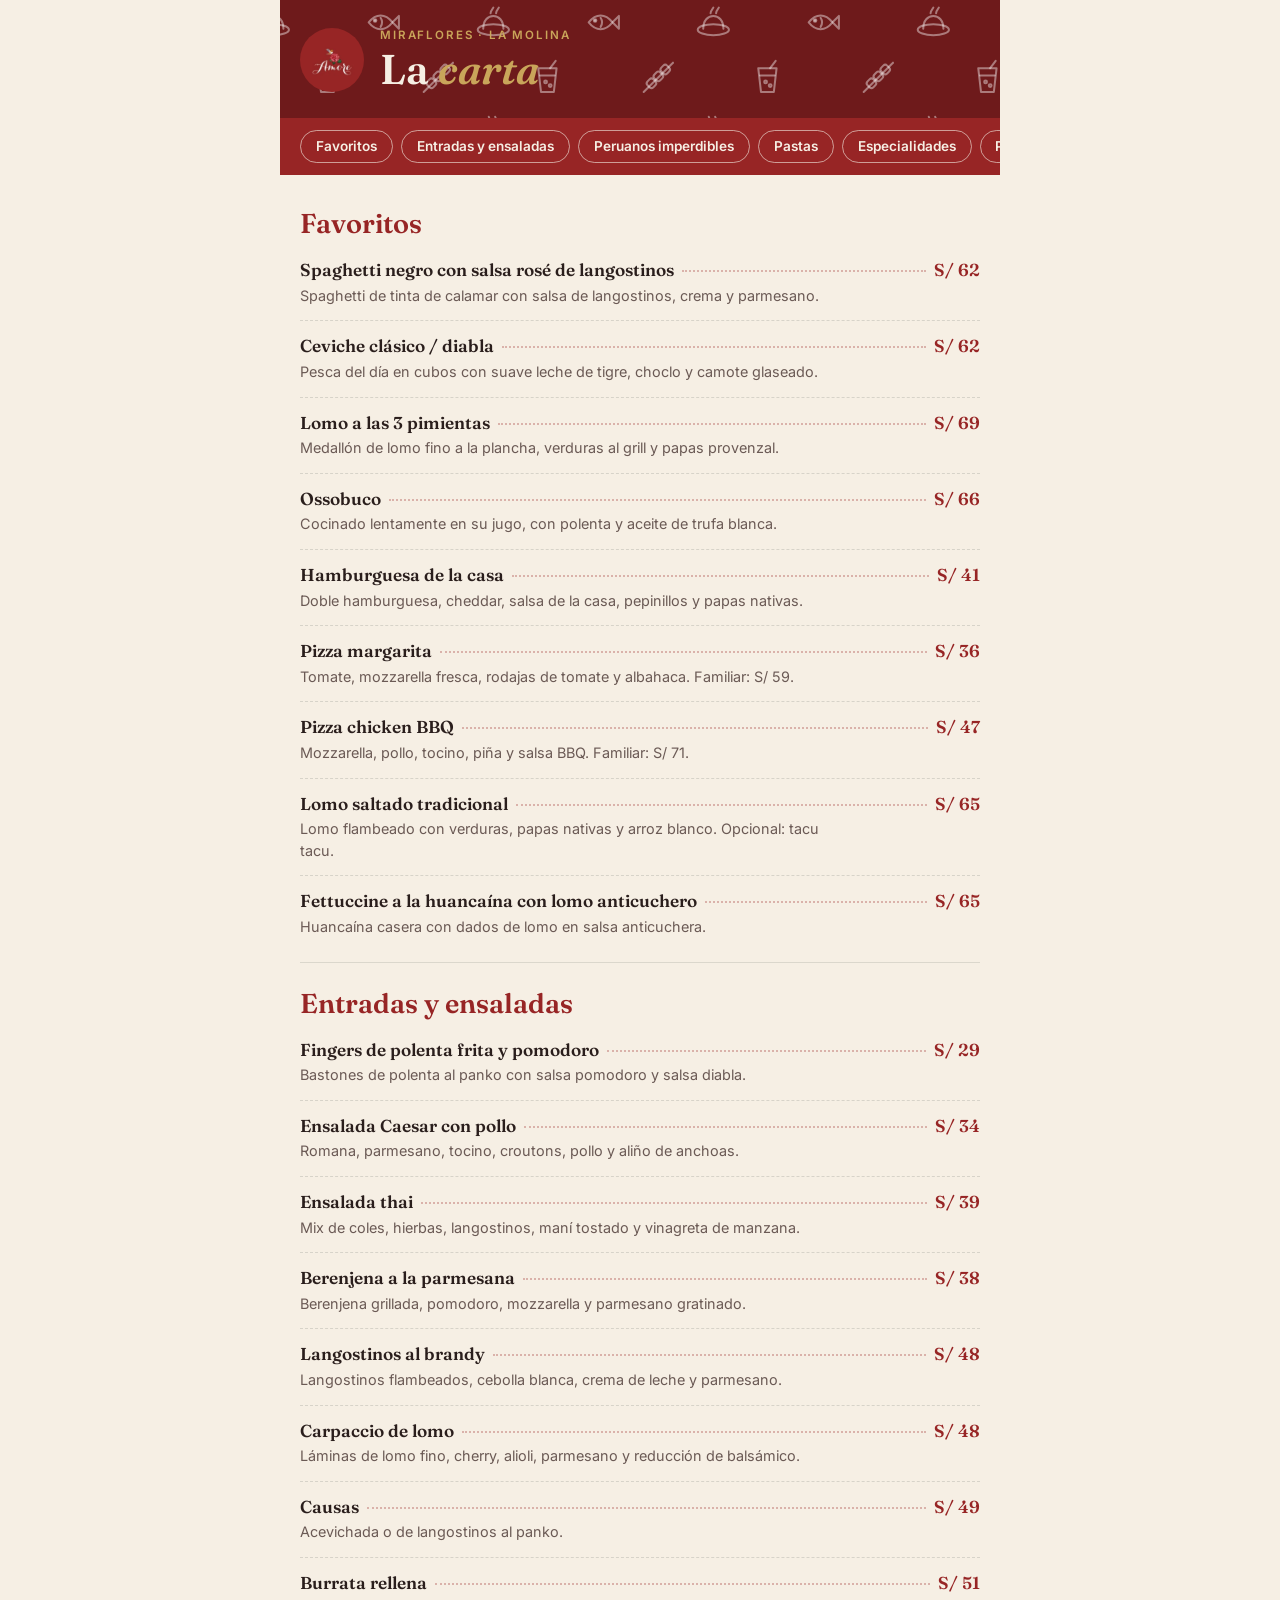
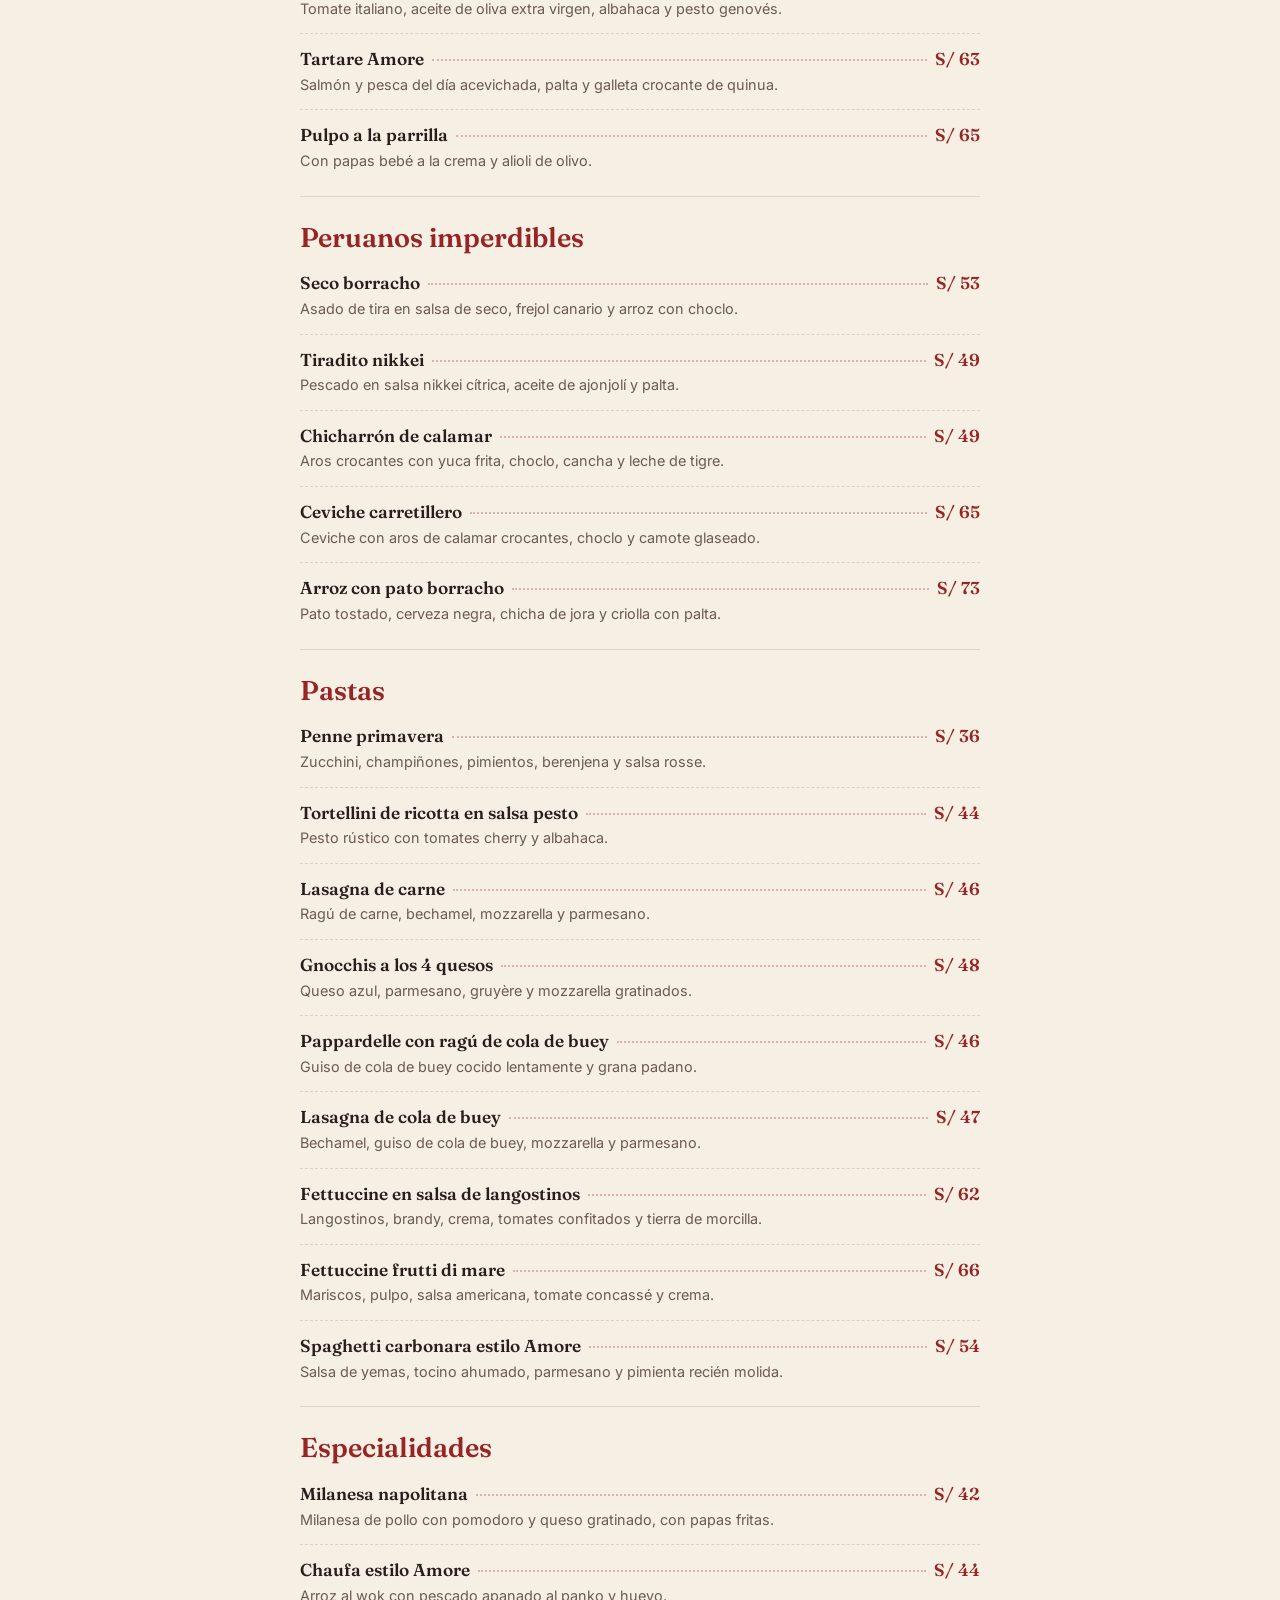
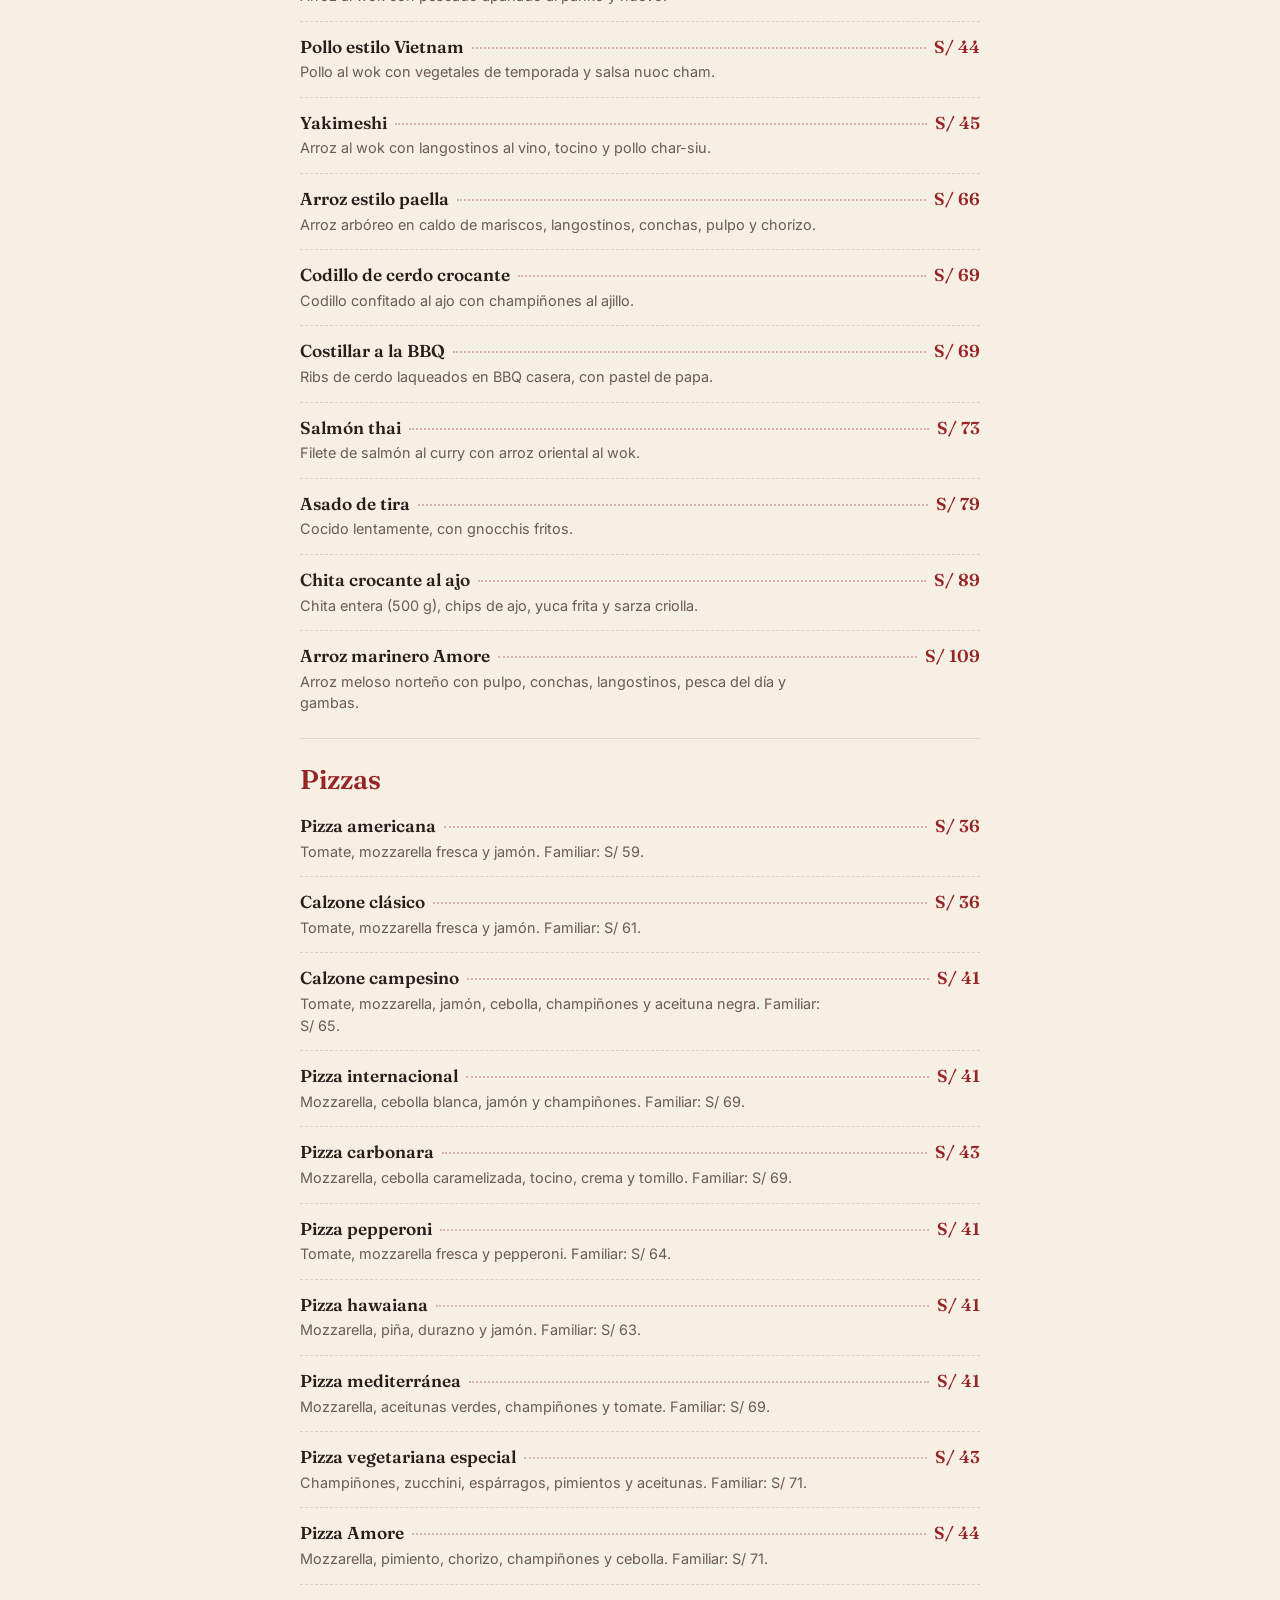
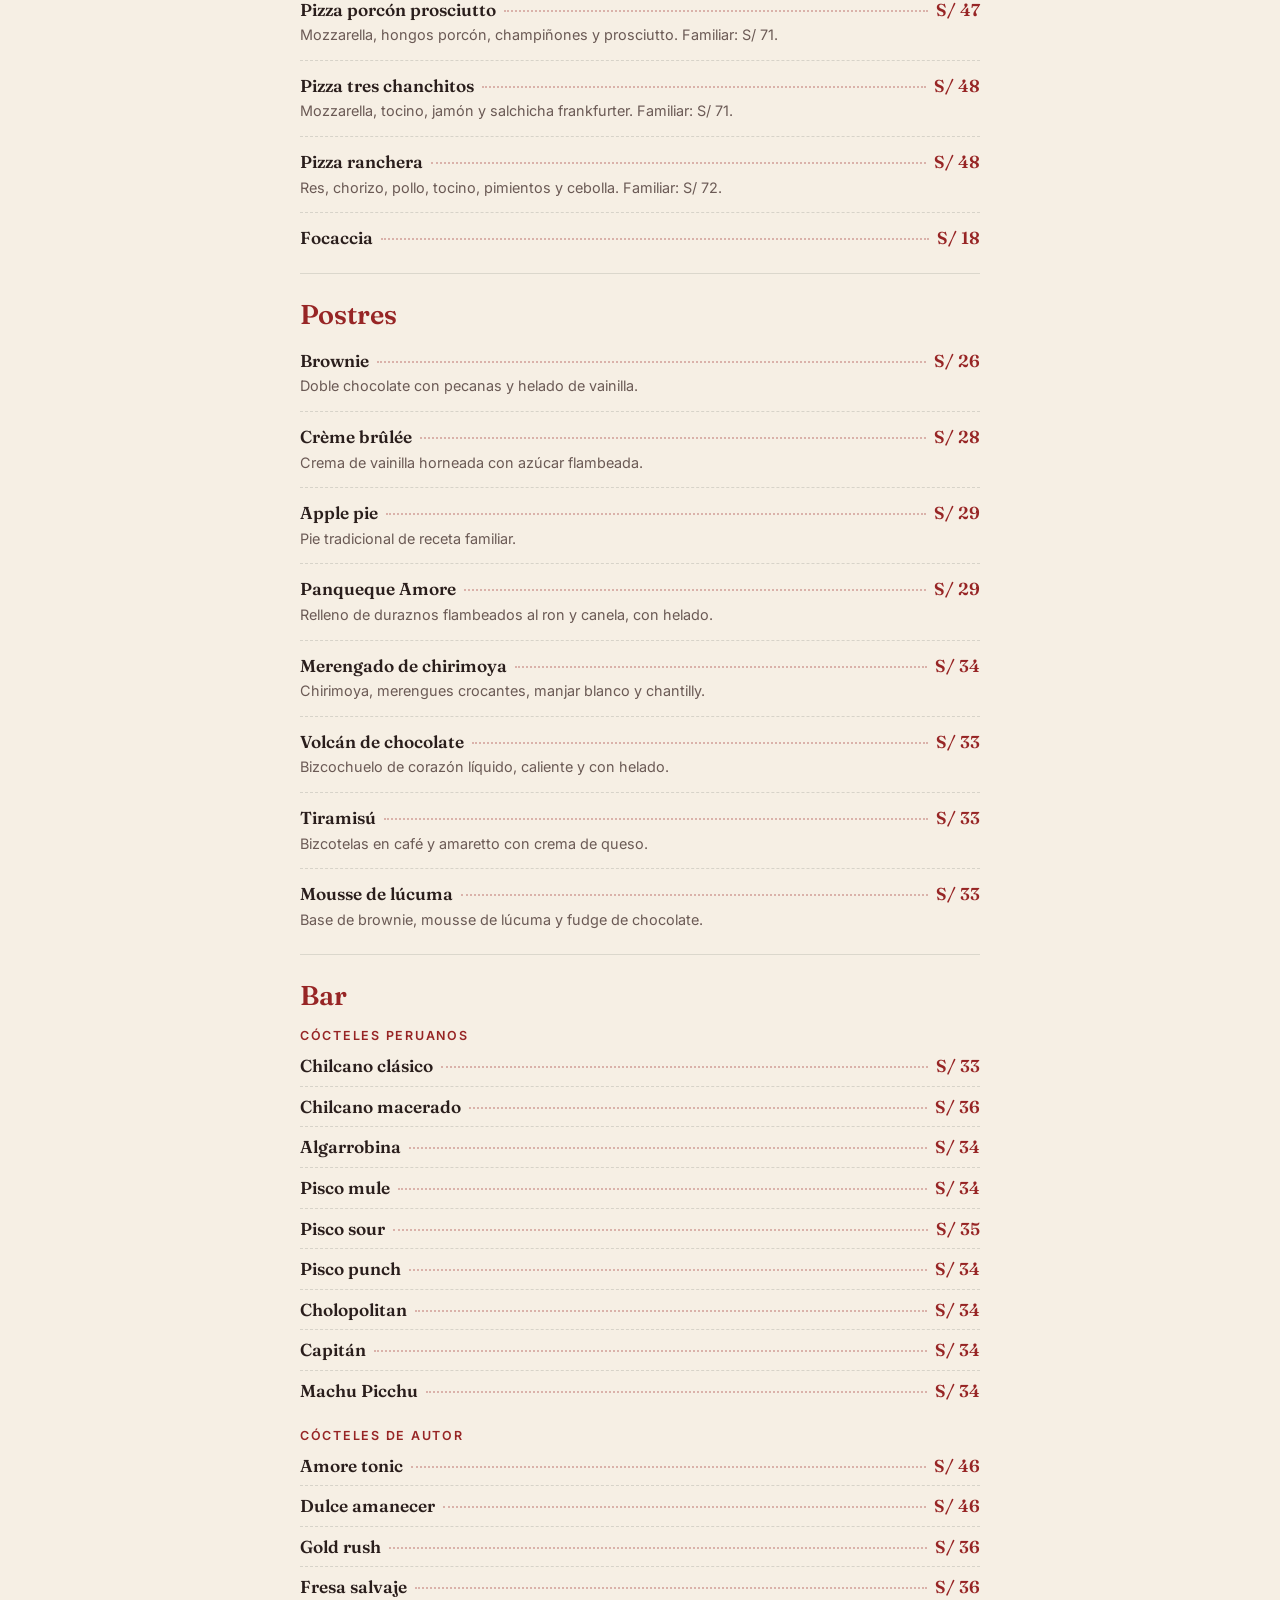
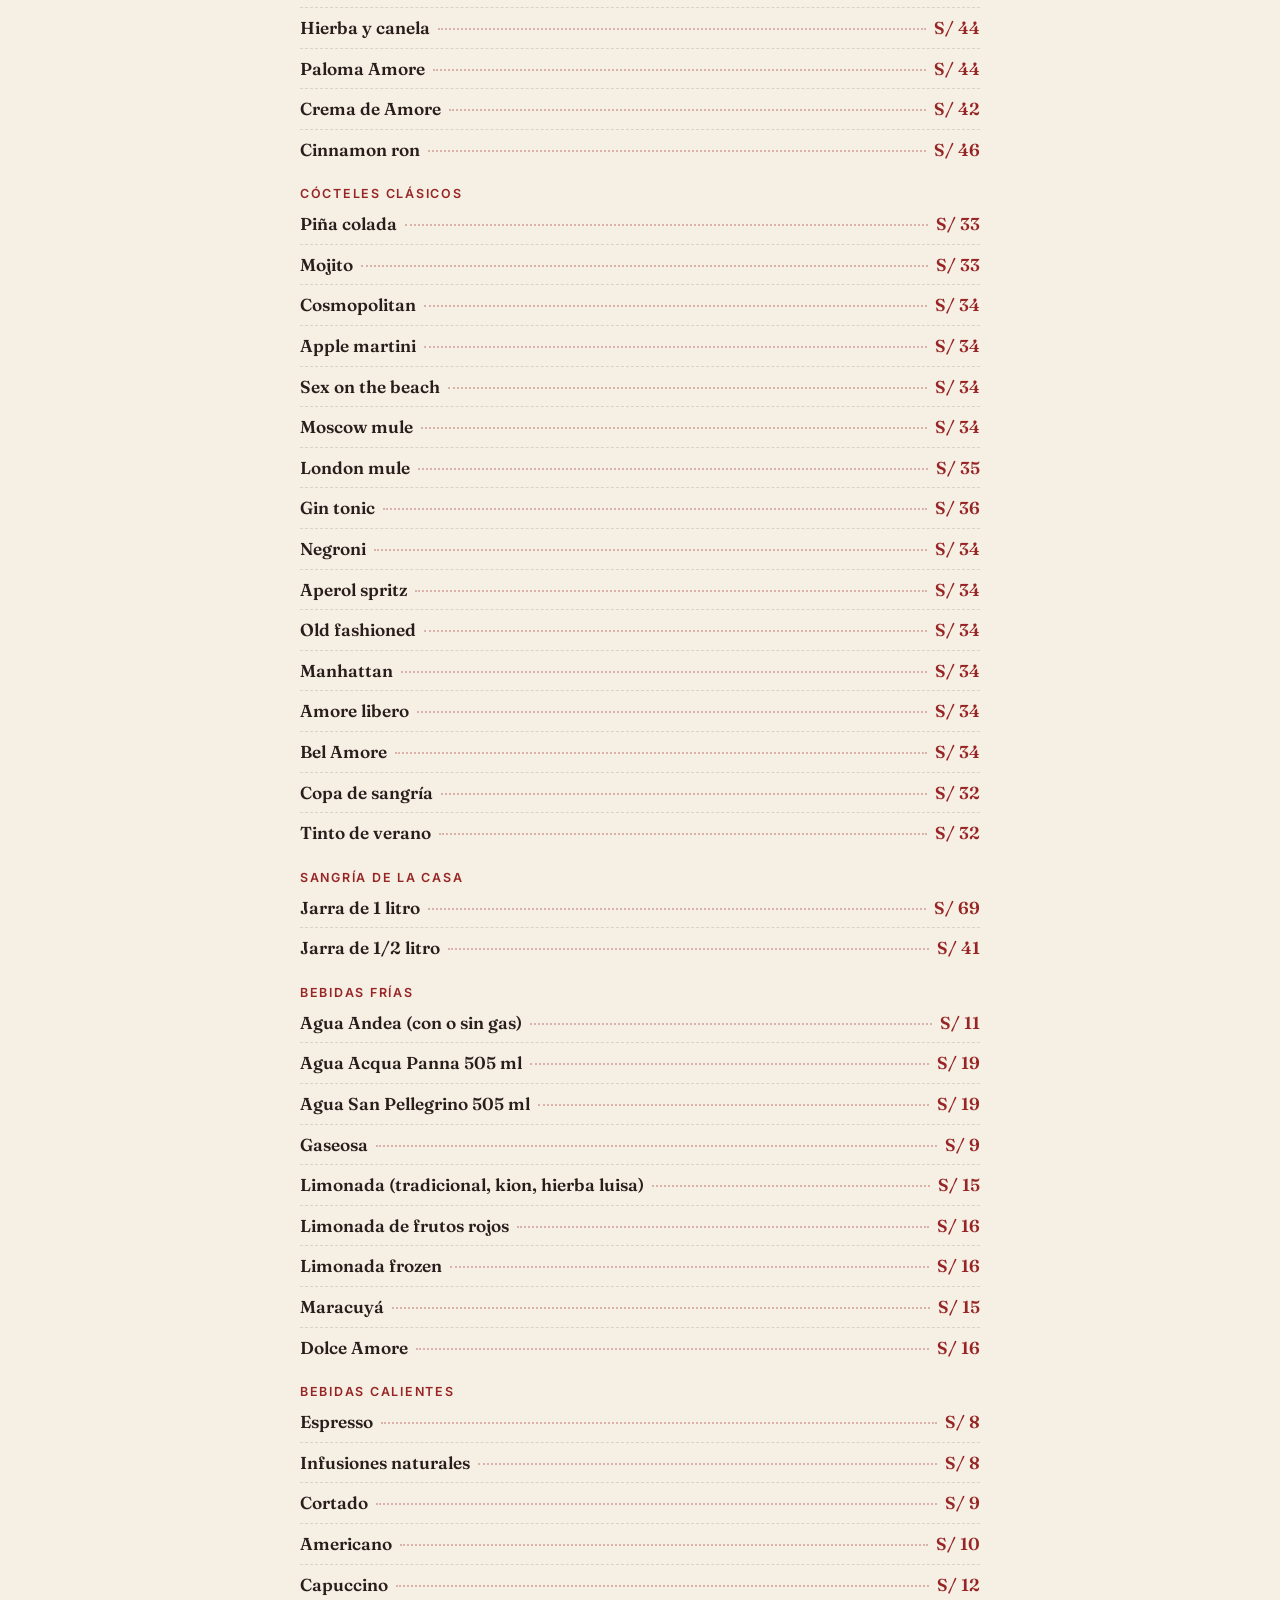
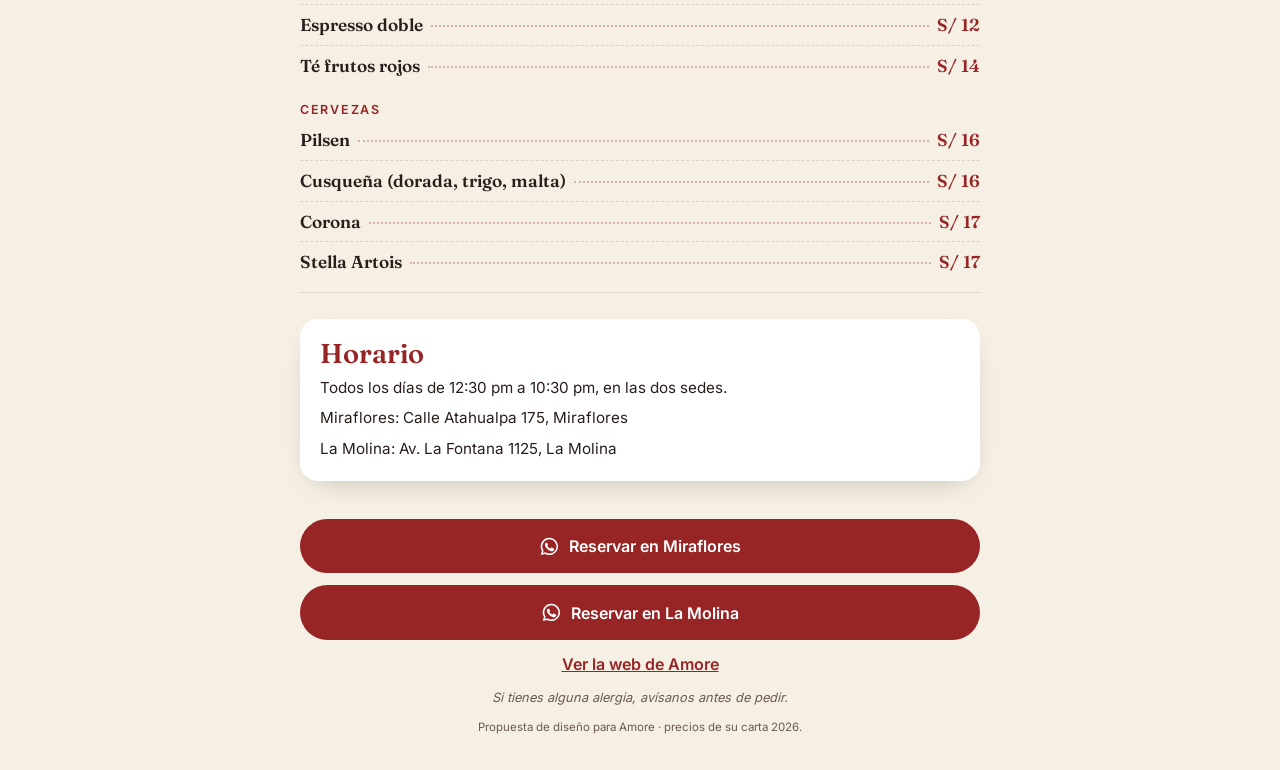
<file: propuestas/amore/carta/index.html>
<!doctype html>
<html lang="es">
<head>
<meta charset="utf-8">
<meta name="robots" content="noindex, nofollow">
<meta http-equiv="Content-Security-Policy" content="default-src 'self'; script-src 'none'; style-src 'self'; img-src 'self' data:; font-src 'self'; object-src 'none'; base-uri 'self'; form-action 'none'; upgrade-insecure-requests">
<meta name="referrer" content="strict-origin-when-cross-origin">
<meta name="viewport" content="width=device-width, initial-scale=1, viewport-fit=cover">
<title>Carta · Amore</title>
<meta name="description" content="Carta de Amore, Miraflores y La Molina.">
<meta name="theme-color" content="#6E1A1B">
<link rel="preload" href="../assets/fonts/fraunces.woff2" as="font" type="font/woff2" crossorigin>
<link rel="icon" href="../assets/img/logo.webp">
<link rel="stylesheet" href="carta.css?v=20261112">
</head>
<body>
<header class="top">
  <img src="../assets/img/logo.webp" alt="Logo de Amore" width="64" height="64">
  <div><p class="k">Miraflores · La Molina</p><h1>La <em>carta</em></h1></div>
</header>
<nav class="chips" aria-label="Categorías de la carta"><a href="#favoritos">Favoritos</a><a href="#entradas">Entradas y ensaladas</a><a href="#peruanos">Peruanos imperdibles</a><a href="#pastas">Pastas</a><a href="#especialidades">Especialidades</a><a href="#pizzas">Pizzas</a><a href="#postres">Postres</a><a href="#bar">Bar</a></nav>
<main><section id="favoritos" class="cat"><h2>Favoritos</h2><ul><li><div class="row"><h3>Spaghetti negro con salsa rosé de langostinos</h3><span class="dots" aria-hidden="true"></span><b>S/ 62</b></div><p>Spaghetti de tinta de calamar con salsa de langostinos, crema y parmesano.</p></li><li><div class="row"><h3>Ceviche clásico / diabla</h3><span class="dots" aria-hidden="true"></span><b>S/ 62</b></div><p>Pesca del día en cubos con suave leche de tigre, choclo y camote glaseado.</p></li><li><div class="row"><h3>Lomo a las 3 pimientas</h3><span class="dots" aria-hidden="true"></span><b>S/ 69</b></div><p>Medallón de lomo fino a la plancha, verduras al grill y papas provenzal.</p></li><li><div class="row"><h3>Ossobuco</h3><span class="dots" aria-hidden="true"></span><b>S/ 66</b></div><p>Cocinado lentamente en su jugo, con polenta y aceite de trufa blanca.</p></li><li><div class="row"><h3>Hamburguesa de la casa</h3><span class="dots" aria-hidden="true"></span><b>S/ 41</b></div><p>Doble hamburguesa, cheddar, salsa de la casa, pepinillos y papas nativas.</p></li><li><div class="row"><h3>Pizza margarita</h3><span class="dots" aria-hidden="true"></span><b>S/ 36</b></div><p>Tomate, mozzarella fresca, rodajas de tomate y albahaca. Familiar: S/ 59.</p></li><li><div class="row"><h3>Pizza chicken BBQ</h3><span class="dots" aria-hidden="true"></span><b>S/ 47</b></div><p>Mozzarella, pollo, tocino, piña y salsa BBQ. Familiar: S/ 71.</p></li><li><div class="row"><h3>Lomo saltado tradicional</h3><span class="dots" aria-hidden="true"></span><b>S/ 65</b></div><p>Lomo flambeado con verduras, papas nativas y arroz blanco. Opcional: tacu tacu.</p></li><li><div class="row"><h3>Fettuccine a la huancaína con lomo anticuchero</h3><span class="dots" aria-hidden="true"></span><b>S/ 65</b></div><p>Huancaína casera con dados de lomo en salsa anticuchera.</p></li></ul></section>
<section id="entradas" class="cat"><h2>Entradas y ensaladas</h2><ul><li><div class="row"><h3>Fingers de polenta frita y pomodoro</h3><span class="dots" aria-hidden="true"></span><b>S/ 29</b></div><p>Bastones de polenta al panko con salsa pomodoro y salsa diabla.</p></li><li><div class="row"><h3>Ensalada Caesar con pollo</h3><span class="dots" aria-hidden="true"></span><b>S/ 34</b></div><p>Romana, parmesano, tocino, croutons, pollo y aliño de anchoas.</p></li><li><div class="row"><h3>Ensalada thai</h3><span class="dots" aria-hidden="true"></span><b>S/ 39</b></div><p>Mix de coles, hierbas, langostinos, maní tostado y vinagreta de manzana.</p></li><li><div class="row"><h3>Berenjena a la parmesana</h3><span class="dots" aria-hidden="true"></span><b>S/ 38</b></div><p>Berenjena grillada, pomodoro, mozzarella y parmesano gratinado.</p></li><li><div class="row"><h3>Langostinos al brandy</h3><span class="dots" aria-hidden="true"></span><b>S/ 48</b></div><p>Langostinos flambeados, cebolla blanca, crema de leche y parmesano.</p></li><li><div class="row"><h3>Carpaccio de lomo</h3><span class="dots" aria-hidden="true"></span><b>S/ 48</b></div><p>Láminas de lomo fino, cherry, alioli, parmesano y reducción de balsámico.</p></li><li><div class="row"><h3>Causas</h3><span class="dots" aria-hidden="true"></span><b>S/ 49</b></div><p>Acevichada o de langostinos al panko.</p></li><li><div class="row"><h3>Burrata rellena</h3><span class="dots" aria-hidden="true"></span><b>S/ 51</b></div><p>Tomate italiano, aceite de oliva extra virgen, albahaca y pesto genovés.</p></li><li><div class="row"><h3>Tartare Amore</h3><span class="dots" aria-hidden="true"></span><b>S/ 63</b></div><p>Salmón y pesca del día acevichada, palta y galleta crocante de quinua.</p></li><li><div class="row"><h3>Pulpo a la parrilla</h3><span class="dots" aria-hidden="true"></span><b>S/ 65</b></div><p>Con papas bebé a la crema y alioli de olivo.</p></li></ul></section>
<section id="peruanos" class="cat"><h2>Peruanos imperdibles</h2><ul><li><div class="row"><h3>Seco borracho</h3><span class="dots" aria-hidden="true"></span><b>S/ 53</b></div><p>Asado de tira en salsa de seco, frejol canario y arroz con choclo.</p></li><li><div class="row"><h3>Tiradito nikkei</h3><span class="dots" aria-hidden="true"></span><b>S/ 49</b></div><p>Pescado en salsa nikkei cítrica, aceite de ajonjolí y palta.</p></li><li><div class="row"><h3>Chicharrón de calamar</h3><span class="dots" aria-hidden="true"></span><b>S/ 49</b></div><p>Aros crocantes con yuca frita, choclo, cancha y leche de tigre.</p></li><li><div class="row"><h3>Ceviche carretillero</h3><span class="dots" aria-hidden="true"></span><b>S/ 65</b></div><p>Ceviche con aros de calamar crocantes, choclo y camote glaseado.</p></li><li><div class="row"><h3>Arroz con pato borracho</h3><span class="dots" aria-hidden="true"></span><b>S/ 73</b></div><p>Pato tostado, cerveza negra, chicha de jora y criolla con palta.</p></li></ul></section>
<section id="pastas" class="cat"><h2>Pastas</h2><ul><li><div class="row"><h3>Penne primavera</h3><span class="dots" aria-hidden="true"></span><b>S/ 36</b></div><p>Zucchini, champiñones, pimientos, berenjena y salsa rosse.</p></li><li><div class="row"><h3>Tortellini de ricotta en salsa pesto</h3><span class="dots" aria-hidden="true"></span><b>S/ 44</b></div><p>Pesto rústico con tomates cherry y albahaca.</p></li><li><div class="row"><h3>Lasagna de carne</h3><span class="dots" aria-hidden="true"></span><b>S/ 46</b></div><p>Ragú de carne, bechamel, mozzarella y parmesano.</p></li><li><div class="row"><h3>Gnocchis a los 4 quesos</h3><span class="dots" aria-hidden="true"></span><b>S/ 48</b></div><p>Queso azul, parmesano, gruyère y mozzarella gratinados.</p></li><li><div class="row"><h3>Pappardelle con ragú de cola de buey</h3><span class="dots" aria-hidden="true"></span><b>S/ 46</b></div><p>Guiso de cola de buey cocido lentamente y grana padano.</p></li><li><div class="row"><h3>Lasagna de cola de buey</h3><span class="dots" aria-hidden="true"></span><b>S/ 47</b></div><p>Bechamel, guiso de cola de buey, mozzarella y parmesano.</p></li><li><div class="row"><h3>Fettuccine en salsa de langostinos</h3><span class="dots" aria-hidden="true"></span><b>S/ 62</b></div><p>Langostinos, brandy, crema, tomates confitados y tierra de morcilla.</p></li><li><div class="row"><h3>Fettuccine frutti di mare</h3><span class="dots" aria-hidden="true"></span><b>S/ 66</b></div><p>Mariscos, pulpo, salsa americana, tomate concassé y crema.</p></li><li><div class="row"><h3>Spaghetti carbonara estilo Amore</h3><span class="dots" aria-hidden="true"></span><b>S/ 54</b></div><p>Salsa de yemas, tocino ahumado, parmesano y pimienta recién molida.</p></li></ul></section>
<section id="especialidades" class="cat"><h2>Especialidades</h2><ul><li><div class="row"><h3>Milanesa napolitana</h3><span class="dots" aria-hidden="true"></span><b>S/ 42</b></div><p>Milanesa de pollo con pomodoro y queso gratinado, con papas fritas.</p></li><li><div class="row"><h3>Chaufa estilo Amore</h3><span class="dots" aria-hidden="true"></span><b>S/ 44</b></div><p>Arroz al wok con pescado apanado al panko y huevo.</p></li><li><div class="row"><h3>Pollo estilo Vietnam</h3><span class="dots" aria-hidden="true"></span><b>S/ 44</b></div><p>Pollo al wok con vegetales de temporada y salsa nuoc cham.</p></li><li><div class="row"><h3>Yakimeshi</h3><span class="dots" aria-hidden="true"></span><b>S/ 45</b></div><p>Arroz al wok con langostinos al vino, tocino y pollo char-siu.</p></li><li><div class="row"><h3>Arroz estilo paella</h3><span class="dots" aria-hidden="true"></span><b>S/ 66</b></div><p>Arroz arbóreo en caldo de mariscos, langostinos, conchas, pulpo y chorizo.</p></li><li><div class="row"><h3>Codillo de cerdo crocante</h3><span class="dots" aria-hidden="true"></span><b>S/ 69</b></div><p>Codillo confitado al ajo con champiñones al ajillo.</p></li><li><div class="row"><h3>Costillar a la BBQ</h3><span class="dots" aria-hidden="true"></span><b>S/ 69</b></div><p>Ribs de cerdo laqueados en BBQ casera, con pastel de papa.</p></li><li><div class="row"><h3>Salmón thai</h3><span class="dots" aria-hidden="true"></span><b>S/ 73</b></div><p>Filete de salmón al curry con arroz oriental al wok.</p></li><li><div class="row"><h3>Asado de tira</h3><span class="dots" aria-hidden="true"></span><b>S/ 79</b></div><p>Cocido lentamente, con gnocchis fritos.</p></li><li><div class="row"><h3>Chita crocante al ajo</h3><span class="dots" aria-hidden="true"></span><b>S/ 89</b></div><p>Chita entera (500 g), chips de ajo, yuca frita y sarza criolla.</p></li><li><div class="row"><h3>Arroz marinero Amore</h3><span class="dots" aria-hidden="true"></span><b>S/ 109</b></div><p>Arroz meloso norteño con pulpo, conchas, langostinos, pesca del día y gambas.</p></li></ul></section>
<section id="pizzas" class="cat"><h2>Pizzas</h2><ul><li><div class="row"><h3>Pizza americana</h3><span class="dots" aria-hidden="true"></span><b>S/ 36</b></div><p>Tomate, mozzarella fresca y jamón. Familiar: S/ 59.</p></li><li><div class="row"><h3>Calzone clásico</h3><span class="dots" aria-hidden="true"></span><b>S/ 36</b></div><p>Tomate, mozzarella fresca y jamón. Familiar: S/ 61.</p></li><li><div class="row"><h3>Calzone campesino</h3><span class="dots" aria-hidden="true"></span><b>S/ 41</b></div><p>Tomate, mozzarella, jamón, cebolla, champiñones y aceituna negra. Familiar: S/ 65.</p></li><li><div class="row"><h3>Pizza internacional</h3><span class="dots" aria-hidden="true"></span><b>S/ 41</b></div><p>Mozzarella, cebolla blanca, jamón y champiñones. Familiar: S/ 69.</p></li><li><div class="row"><h3>Pizza carbonara</h3><span class="dots" aria-hidden="true"></span><b>S/ 43</b></div><p>Mozzarella, cebolla caramelizada, tocino, crema y tomillo. Familiar: S/ 69.</p></li><li><div class="row"><h3>Pizza pepperoni</h3><span class="dots" aria-hidden="true"></span><b>S/ 41</b></div><p>Tomate, mozzarella fresca y pepperoni. Familiar: S/ 64.</p></li><li><div class="row"><h3>Pizza hawaiana</h3><span class="dots" aria-hidden="true"></span><b>S/ 41</b></div><p>Mozzarella, piña, durazno y jamón. Familiar: S/ 63.</p></li><li><div class="row"><h3>Pizza mediterránea</h3><span class="dots" aria-hidden="true"></span><b>S/ 41</b></div><p>Mozzarella, aceitunas verdes, champiñones y tomate. Familiar: S/ 69.</p></li><li><div class="row"><h3>Pizza vegetariana especial</h3><span class="dots" aria-hidden="true"></span><b>S/ 43</b></div><p>Champiñones, zucchini, espárragos, pimientos y aceitunas. Familiar: S/ 71.</p></li><li><div class="row"><h3>Pizza Amore</h3><span class="dots" aria-hidden="true"></span><b>S/ 44</b></div><p>Mozzarella, pimiento, chorizo, champiñones y cebolla. Familiar: S/ 71.</p></li><li><div class="row"><h3>Pizza porcón prosciutto</h3><span class="dots" aria-hidden="true"></span><b>S/ 47</b></div><p>Mozzarella, hongos porcón, champiñones y prosciutto. Familiar: S/ 71.</p></li><li><div class="row"><h3>Pizza tres chanchitos</h3><span class="dots" aria-hidden="true"></span><b>S/ 48</b></div><p>Mozzarella, tocino, jamón y salchicha frankfurter. Familiar: S/ 71.</p></li><li><div class="row"><h3>Pizza ranchera</h3><span class="dots" aria-hidden="true"></span><b>S/ 48</b></div><p>Res, chorizo, pollo, tocino, pimientos y cebolla. Familiar: S/ 72.</p></li><li><div class="row"><h3>Focaccia</h3><span class="dots" aria-hidden="true"></span><b>S/ 18</b></div></li></ul></section>
<section id="postres" class="cat"><h2>Postres</h2><ul><li><div class="row"><h3>Brownie</h3><span class="dots" aria-hidden="true"></span><b>S/ 26</b></div><p>Doble chocolate con pecanas y helado de vainilla.</p></li><li><div class="row"><h3>Crème brûlée</h3><span class="dots" aria-hidden="true"></span><b>S/ 28</b></div><p>Crema de vainilla horneada con azúcar flambeada.</p></li><li><div class="row"><h3>Apple pie</h3><span class="dots" aria-hidden="true"></span><b>S/ 29</b></div><p>Pie tradicional de receta familiar.</p></li><li><div class="row"><h3>Panqueque Amore</h3><span class="dots" aria-hidden="true"></span><b>S/ 29</b></div><p>Relleno de duraznos flambeados al ron y canela, con helado.</p></li><li><div class="row"><h3>Merengado de chirimoya</h3><span class="dots" aria-hidden="true"></span><b>S/ 34</b></div><p>Chirimoya, merengues crocantes, manjar blanco y chantilly.</p></li><li><div class="row"><h3>Volcán de chocolate</h3><span class="dots" aria-hidden="true"></span><b>S/ 33</b></div><p>Bizcochuelo de corazón líquido, caliente y con helado.</p></li><li><div class="row"><h3>Tiramisú</h3><span class="dots" aria-hidden="true"></span><b>S/ 33</b></div><p>Bizcotelas en café y amaretto con crema de queso.</p></li><li><div class="row"><h3>Mousse de lúcuma</h3><span class="dots" aria-hidden="true"></span><b>S/ 33</b></div><p>Base de brownie, mousse de lúcuma y fudge de chocolate.</p></li></ul></section>
<section id="bar" class="cat"><h2>Bar</h2><h3 class="sub">Cócteles peruanos</h3><ul><li><div class="row"><h3>Chilcano clásico</h3><span class="dots" aria-hidden="true"></span><b>S/ 33</b></div></li><li><div class="row"><h3>Chilcano macerado</h3><span class="dots" aria-hidden="true"></span><b>S/ 36</b></div></li><li><div class="row"><h3>Algarrobina</h3><span class="dots" aria-hidden="true"></span><b>S/ 34</b></div></li><li><div class="row"><h3>Pisco mule</h3><span class="dots" aria-hidden="true"></span><b>S/ 34</b></div></li><li><div class="row"><h3>Pisco sour</h3><span class="dots" aria-hidden="true"></span><b>S/ 35</b></div></li><li><div class="row"><h3>Pisco punch</h3><span class="dots" aria-hidden="true"></span><b>S/ 34</b></div></li><li><div class="row"><h3>Cholopolitan</h3><span class="dots" aria-hidden="true"></span><b>S/ 34</b></div></li><li><div class="row"><h3>Capitán</h3><span class="dots" aria-hidden="true"></span><b>S/ 34</b></div></li><li><div class="row"><h3>Machu Picchu</h3><span class="dots" aria-hidden="true"></span><b>S/ 34</b></div></li></ul><h3 class="sub">Cócteles de autor</h3><ul><li><div class="row"><h3>Amore tonic</h3><span class="dots" aria-hidden="true"></span><b>S/ 46</b></div></li><li><div class="row"><h3>Dulce amanecer</h3><span class="dots" aria-hidden="true"></span><b>S/ 46</b></div></li><li><div class="row"><h3>Gold rush</h3><span class="dots" aria-hidden="true"></span><b>S/ 36</b></div></li><li><div class="row"><h3>Fresa salvaje</h3><span class="dots" aria-hidden="true"></span><b>S/ 36</b></div></li><li><div class="row"><h3>Hierba y canela</h3><span class="dots" aria-hidden="true"></span><b>S/ 44</b></div></li><li><div class="row"><h3>Paloma Amore</h3><span class="dots" aria-hidden="true"></span><b>S/ 44</b></div></li><li><div class="row"><h3>Crema de Amore</h3><span class="dots" aria-hidden="true"></span><b>S/ 42</b></div></li><li><div class="row"><h3>Cinnamon ron</h3><span class="dots" aria-hidden="true"></span><b>S/ 46</b></div></li></ul><h3 class="sub">Cócteles clásicos</h3><ul><li><div class="row"><h3>Piña colada</h3><span class="dots" aria-hidden="true"></span><b>S/ 33</b></div></li><li><div class="row"><h3>Mojito</h3><span class="dots" aria-hidden="true"></span><b>S/ 33</b></div></li><li><div class="row"><h3>Cosmopolitan</h3><span class="dots" aria-hidden="true"></span><b>S/ 34</b></div></li><li><div class="row"><h3>Apple martini</h3><span class="dots" aria-hidden="true"></span><b>S/ 34</b></div></li><li><div class="row"><h3>Sex on the beach</h3><span class="dots" aria-hidden="true"></span><b>S/ 34</b></div></li><li><div class="row"><h3>Moscow mule</h3><span class="dots" aria-hidden="true"></span><b>S/ 34</b></div></li><li><div class="row"><h3>London mule</h3><span class="dots" aria-hidden="true"></span><b>S/ 35</b></div></li><li><div class="row"><h3>Gin tonic</h3><span class="dots" aria-hidden="true"></span><b>S/ 36</b></div></li><li><div class="row"><h3>Negroni</h3><span class="dots" aria-hidden="true"></span><b>S/ 34</b></div></li><li><div class="row"><h3>Aperol spritz</h3><span class="dots" aria-hidden="true"></span><b>S/ 34</b></div></li><li><div class="row"><h3>Old fashioned</h3><span class="dots" aria-hidden="true"></span><b>S/ 34</b></div></li><li><div class="row"><h3>Manhattan</h3><span class="dots" aria-hidden="true"></span><b>S/ 34</b></div></li><li><div class="row"><h3>Amore libero</h3><span class="dots" aria-hidden="true"></span><b>S/ 34</b></div></li><li><div class="row"><h3>Bel Amore</h3><span class="dots" aria-hidden="true"></span><b>S/ 34</b></div></li><li><div class="row"><h3>Copa de sangría</h3><span class="dots" aria-hidden="true"></span><b>S/ 32</b></div></li><li><div class="row"><h3>Tinto de verano</h3><span class="dots" aria-hidden="true"></span><b>S/ 32</b></div></li></ul><h3 class="sub">Sangría de la casa</h3><ul><li><div class="row"><h3>Jarra de 1 litro</h3><span class="dots" aria-hidden="true"></span><b>S/ 69</b></div></li><li><div class="row"><h3>Jarra de 1/2 litro</h3><span class="dots" aria-hidden="true"></span><b>S/ 41</b></div></li></ul><h3 class="sub">Bebidas frías</h3><ul><li><div class="row"><h3>Agua Andea (con o sin gas)</h3><span class="dots" aria-hidden="true"></span><b>S/ 11</b></div></li><li><div class="row"><h3>Agua Acqua Panna 505 ml</h3><span class="dots" aria-hidden="true"></span><b>S/ 19</b></div></li><li><div class="row"><h3>Agua San Pellegrino 505 ml</h3><span class="dots" aria-hidden="true"></span><b>S/ 19</b></div></li><li><div class="row"><h3>Gaseosa</h3><span class="dots" aria-hidden="true"></span><b>S/ 9</b></div></li><li><div class="row"><h3>Limonada (tradicional, kion, hierba luisa)</h3><span class="dots" aria-hidden="true"></span><b>S/ 15</b></div></li><li><div class="row"><h3>Limonada de frutos rojos</h3><span class="dots" aria-hidden="true"></span><b>S/ 16</b></div></li><li><div class="row"><h3>Limonada frozen</h3><span class="dots" aria-hidden="true"></span><b>S/ 16</b></div></li><li><div class="row"><h3>Maracuyá</h3><span class="dots" aria-hidden="true"></span><b>S/ 15</b></div></li><li><div class="row"><h3>Dolce Amore</h3><span class="dots" aria-hidden="true"></span><b>S/ 16</b></div></li></ul><h3 class="sub">Bebidas calientes</h3><ul><li><div class="row"><h3>Espresso</h3><span class="dots" aria-hidden="true"></span><b>S/ 8</b></div></li><li><div class="row"><h3>Infusiones naturales</h3><span class="dots" aria-hidden="true"></span><b>S/ 8</b></div></li><li><div class="row"><h3>Cortado</h3><span class="dots" aria-hidden="true"></span><b>S/ 9</b></div></li><li><div class="row"><h3>Americano</h3><span class="dots" aria-hidden="true"></span><b>S/ 10</b></div></li><li><div class="row"><h3>Capuccino</h3><span class="dots" aria-hidden="true"></span><b>S/ 12</b></div></li><li><div class="row"><h3>Espresso doble</h3><span class="dots" aria-hidden="true"></span><b>S/ 12</b></div></li><li><div class="row"><h3>Té frutos rojos</h3><span class="dots" aria-hidden="true"></span><b>S/ 14</b></div></li></ul><h3 class="sub">Cervezas</h3><ul><li><div class="row"><h3>Pilsen</h3><span class="dots" aria-hidden="true"></span><b>S/ 16</b></div></li><li><div class="row"><h3>Cusqueña (dorada, trigo, malta)</h3><span class="dots" aria-hidden="true"></span><b>S/ 16</b></div></li><li><div class="row"><h3>Corona</h3><span class="dots" aria-hidden="true"></span><b>S/ 17</b></div></li><li><div class="row"><h3>Stella Artois</h3><span class="dots" aria-hidden="true"></span><b>S/ 17</b></div></li></ul></section>
<section class="info">
  <h2>Horario</h2>
  <p>Todos los días de 12:30 pm a 10:30 pm, en las dos sedes.</p>
  <p>Miraflores: Calle Atahualpa 175, Miraflores</p><p>La Molina: Av. La Fontana 1125, La Molina</p>
</section>
</main>
<footer>
  <a class="wa" href="https://wa.me/51963801913?text=Hola%20Amore%20Miraflores%2C%20vi%20la%20carta%20y%20quisiera%20reservar" target="_blank" rel="noopener noreferrer"><svg viewBox="0 0 24 24" aria-hidden="true"><path d="M12 2a10 10 0 0 0-8.6 15.1L2 22l5-1.3A10 10 0 1 0 12 2zm0 18.2a8.2 8.2 0 0 1-4.2-1.2l-.3-.2-3 .8.8-2.9-.2-.3A8.2 8.2 0 1 1 12 20.2zm4.5-6.1c-.2-.1-1.5-.7-1.7-.8s-.4-.1-.6.1-.7.8-.8 1-.3.2-.5.1a6.7 6.7 0 0 1-3.3-2.9c-.2-.4.2-.4.7-1.3.1-.2 0-.3 0-.4l-.8-1.8c-.2-.5-.4-.4-.6-.4h-.5a1 1 0 0 0-.7.3 3 3 0 0 0-.9 2.2 5.2 5.2 0 0 0 1.1 2.7 11.8 11.8 0 0 0 4.5 4c1.7.7 2.3.8 3.2.6a2.7 2.7 0 0 0 1.8-1.2 2.2 2.2 0 0 0 .1-1.3c0-.1-.2-.2-.5-.3z"/></svg> Reservar en Miraflores</a><a class="wa" href="https://wa.me/51940210318?text=Hola%20Amore%20La%20Molina%2C%20vi%20la%20carta%20y%20quisiera%20reservar" target="_blank" rel="noopener noreferrer"><svg viewBox="0 0 24 24" aria-hidden="true"><path d="M12 2a10 10 0 0 0-8.6 15.1L2 22l5-1.3A10 10 0 1 0 12 2zm0 18.2a8.2 8.2 0 0 1-4.2-1.2l-.3-.2-3 .8.8-2.9-.2-.3A8.2 8.2 0 1 1 12 20.2zm4.5-6.1c-.2-.1-1.5-.7-1.7-.8s-.4-.1-.6.1-.7.8-.8 1-.3.2-.5.1a6.7 6.7 0 0 1-3.3-2.9c-.2-.4.2-.4.7-1.3.1-.2 0-.3 0-.4l-.8-1.8c-.2-.5-.4-.4-.6-.4h-.5a1 1 0 0 0-.7.3 3 3 0 0 0-.9 2.2 5.2 5.2 0 0 0 1.1 2.7 11.8 11.8 0 0 0 4.5 4c1.7.7 2.3.8 3.2.6a2.7 2.7 0 0 0 1.8-1.2 2.2 2.2 0 0 0 .1-1.3c0-.1-.2-.2-.5-.3z"/></svg> Reservar en La Molina</a>
  <a class="web" href="../">Ver la web de Amore</a>
  <p class="allergy">Si tienes alguna alergia, avísanos antes de pedir.</p>
  <p class="demo">Propuesta de diseño para Amore · precios de su carta 2026.</p>
</footer>
</body>
</html>
</file>
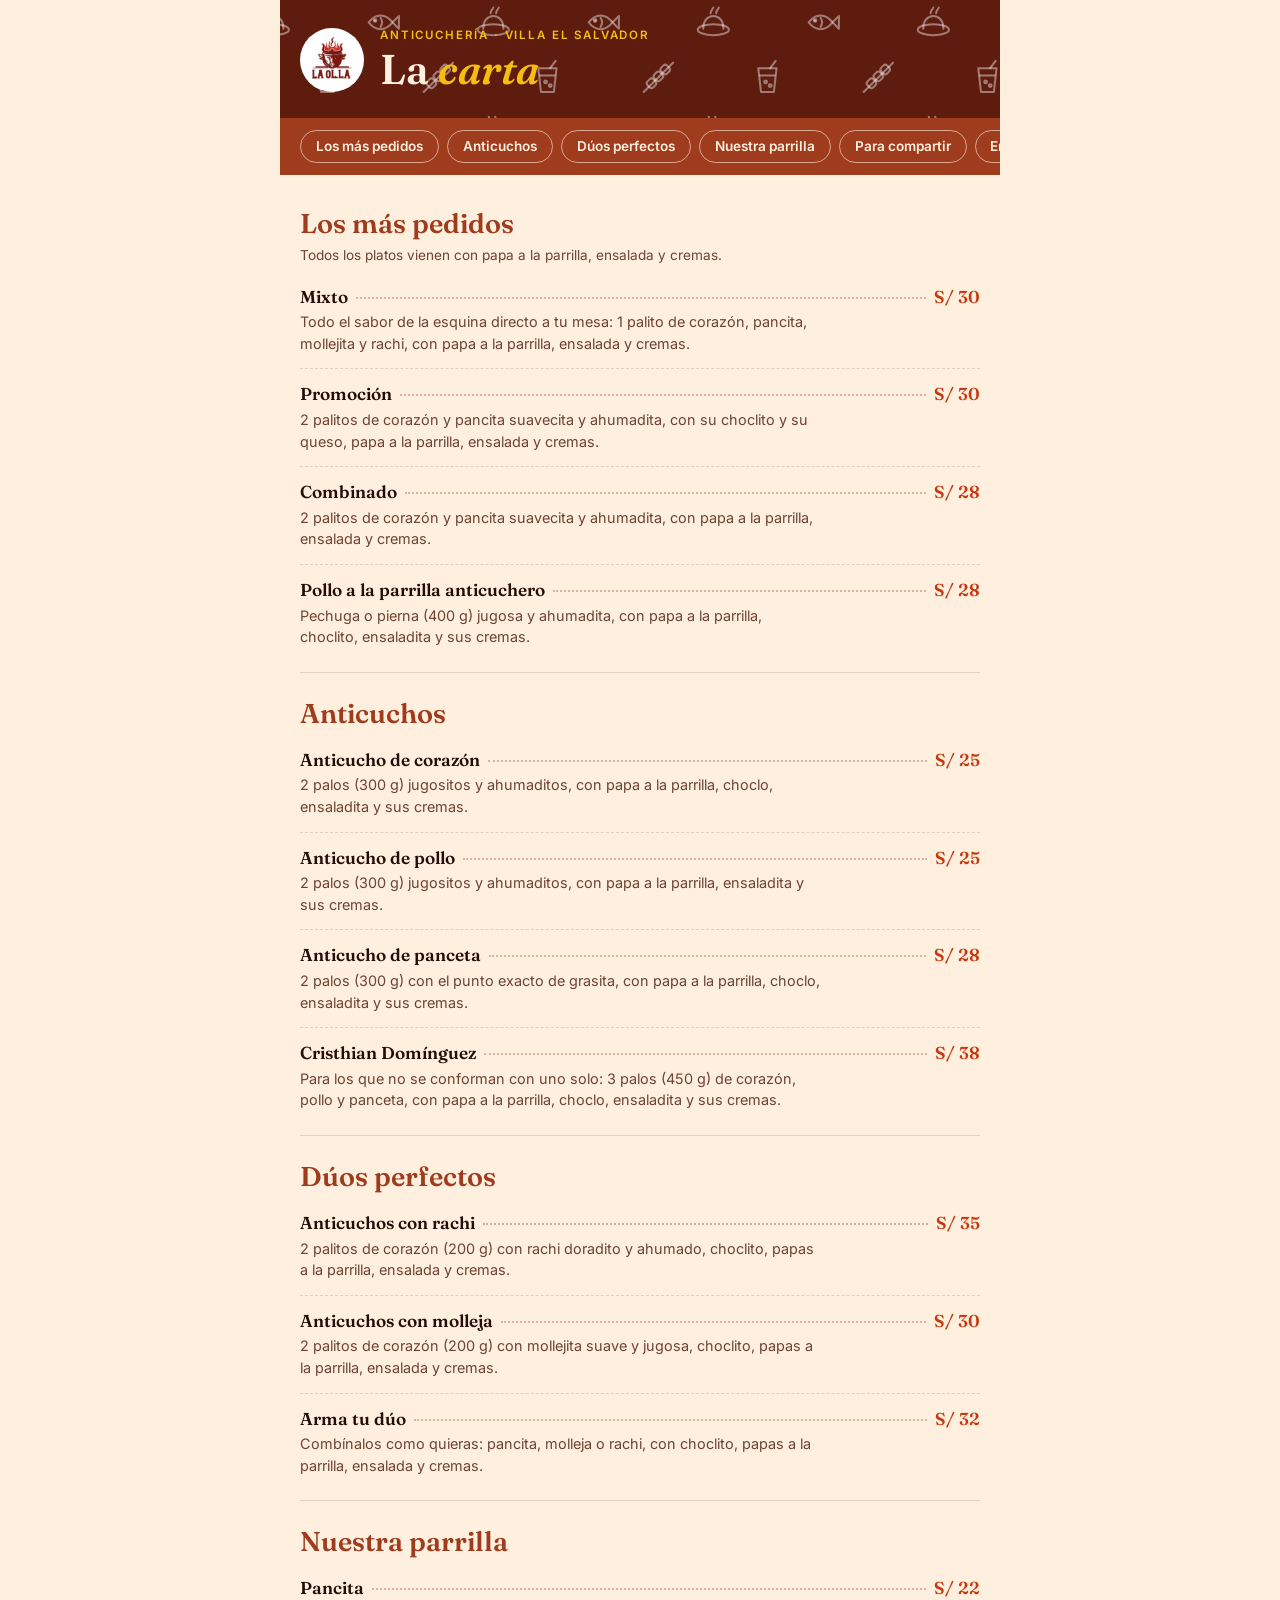
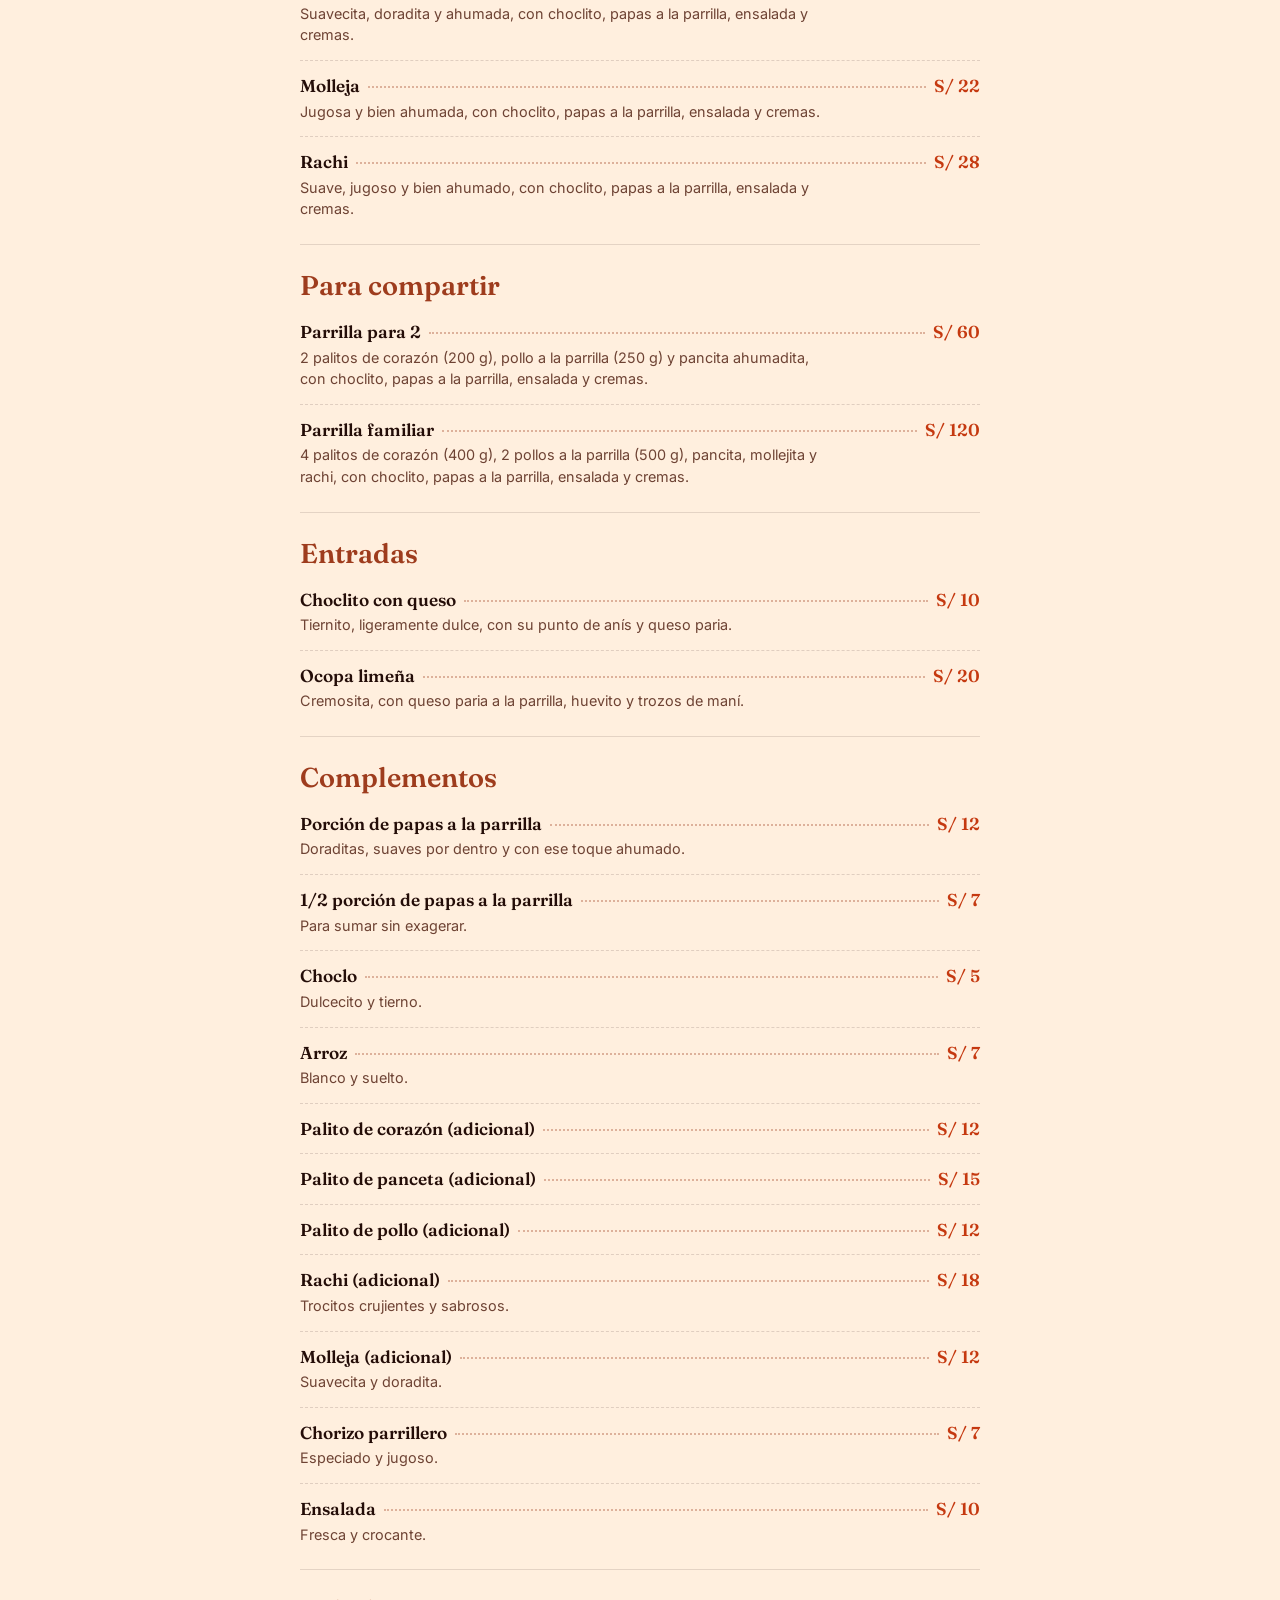
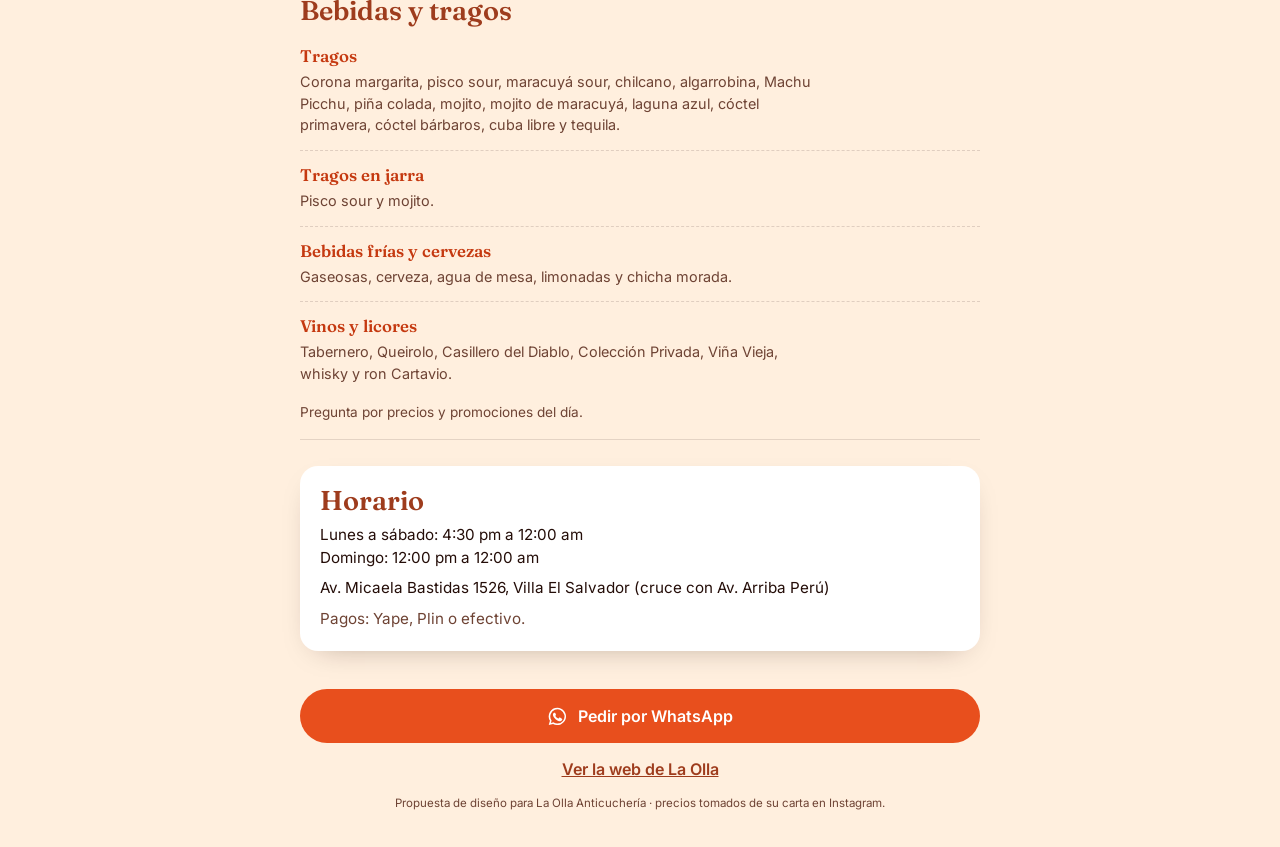
<file: propuestas/la-olla/carta/index.html>
<!doctype html>
<html lang="es">
<head>
<meta charset="utf-8">
<meta name="robots" content="noindex, nofollow">
<meta http-equiv="Content-Security-Policy" content="default-src 'self'; script-src 'none'; style-src 'self'; img-src 'self' data:; font-src 'self'; object-src 'none'; base-uri 'self'; form-action 'none'; upgrade-insecure-requests">
<meta name="referrer" content="strict-origin-when-cross-origin">
<meta name="viewport" content="width=device-width, initial-scale=1, viewport-fit=cover">
<title>Carta · La Olla Anticuchería</title>
<meta name="description" content="Carta de La Olla Anticuchería: anticuchos, parrillas, dúos, complementos y tragos. Villa El Salvador.">
<meta name="theme-color" content="#5E1C0F">
<link rel="preload" href="../assets/fonts/fraunces.woff2" as="font" type="font/woff2" crossorigin>
<link rel="icon" href="../assets/img/logo.webp" type="image/webp">
<link rel="stylesheet" href="carta.css?v=20261108b">
</head>
<body>
<header class="top">
  <img src="../assets/img/logo.webp" alt="Logo de La Olla Anticuchería" width="64" height="64">
  <div><p class="k">Anticuchería · Villa El Salvador</p><h1>La <em>carta</em></h1></div>
</header>
<nav class="chips" aria-label="Categorías de la carta"><a href="#pedidos">Los más pedidos</a><a href="#anticuchos">Anticuchos</a><a href="#duos">Dúos perfectos</a><a href="#parrilla">Nuestra parrilla</a><a href="#compartir">Para compartir</a><a href="#entradas">Entradas</a><a href="#complementos">Complementos</a><a href="#bebidas">Bebidas y tragos</a></nav>
<main><section id="pedidos" class="cat"><h2>Los más pedidos</h2><p class="sec-note">Todos los platos vienen con papa a la parrilla, ensalada y cremas.</p><ul><li><div class="row"><h3>Mixto</h3><span class="dots" aria-hidden="true"></span><b>S/ 30</b></div><p>Todo el sabor de la esquina directo a tu mesa: 1 palito de corazón, pancita, mollejita y rachi, con papa a la parrilla, ensalada y cremas.</p></li><li><div class="row"><h3>Promoción</h3><span class="dots" aria-hidden="true"></span><b>S/ 30</b></div><p>2 palitos de corazón y pancita suavecita y ahumadita, con su choclito y su queso, papa a la parrilla, ensalada y cremas.</p></li><li><div class="row"><h3>Combinado</h3><span class="dots" aria-hidden="true"></span><b>S/ 28</b></div><p>2 palitos de corazón y pancita suavecita y ahumadita, con papa a la parrilla, ensalada y cremas.</p></li><li><div class="row"><h3>Pollo a la parrilla anticuchero</h3><span class="dots" aria-hidden="true"></span><b>S/ 28</b></div><p>Pechuga o pierna (400 g) jugosa y ahumadita, con papa a la parrilla, choclito, ensaladita y sus cremas.</p></li></ul></section>
<section id="anticuchos" class="cat"><h2>Anticuchos</h2><ul><li><div class="row"><h3>Anticucho de corazón</h3><span class="dots" aria-hidden="true"></span><b>S/ 25</b></div><p>2 palos (300 g) jugositos y ahumaditos, con papa a la parrilla, choclo, ensaladita y sus cremas.</p></li><li><div class="row"><h3>Anticucho de pollo</h3><span class="dots" aria-hidden="true"></span><b>S/ 25</b></div><p>2 palos (300 g) jugositos y ahumaditos, con papa a la parrilla, ensaladita y sus cremas.</p></li><li><div class="row"><h3>Anticucho de panceta</h3><span class="dots" aria-hidden="true"></span><b>S/ 28</b></div><p>2 palos (300 g) con el punto exacto de grasita, con papa a la parrilla, choclo, ensaladita y sus cremas.</p></li><li><div class="row"><h3>Cristhian Domínguez</h3><span class="dots" aria-hidden="true"></span><b>S/ 38</b></div><p>Para los que no se conforman con uno solo: 3 palos (450 g) de corazón, pollo y panceta, con papa a la parrilla, choclo, ensaladita y sus cremas.</p></li></ul></section>
<section id="duos" class="cat"><h2>Dúos perfectos</h2><ul><li><div class="row"><h3>Anticuchos con rachi</h3><span class="dots" aria-hidden="true"></span><b>S/ 35</b></div><p>2 palitos de corazón (200 g) con rachi doradito y ahumado, choclito, papas a la parrilla, ensalada y cremas.</p></li><li><div class="row"><h3>Anticuchos con molleja</h3><span class="dots" aria-hidden="true"></span><b>S/ 30</b></div><p>2 palitos de corazón (200 g) con mollejita suave y jugosa, choclito, papas a la parrilla, ensalada y cremas.</p></li><li><div class="row"><h3>Arma tu dúo</h3><span class="dots" aria-hidden="true"></span><b>S/ 32</b></div><p>Combínalos como quieras: pancita, molleja o rachi, con choclito, papas a la parrilla, ensalada y cremas.</p></li></ul></section>
<section id="parrilla" class="cat"><h2>Nuestra parrilla</h2><ul><li><div class="row"><h3>Pancita</h3><span class="dots" aria-hidden="true"></span><b>S/ 22</b></div><p>Suavecita, doradita y ahumada, con choclito, papas a la parrilla, ensalada y cremas.</p></li><li><div class="row"><h3>Molleja</h3><span class="dots" aria-hidden="true"></span><b>S/ 22</b></div><p>Jugosa y bien ahumada, con choclito, papas a la parrilla, ensalada y cremas.</p></li><li><div class="row"><h3>Rachi</h3><span class="dots" aria-hidden="true"></span><b>S/ 28</b></div><p>Suave, jugoso y bien ahumado, con choclito, papas a la parrilla, ensalada y cremas.</p></li></ul></section>
<section id="compartir" class="cat"><h2>Para compartir</h2><ul><li><div class="row"><h3>Parrilla para 2</h3><span class="dots" aria-hidden="true"></span><b>S/ 60</b></div><p>2 palitos de corazón (200 g), pollo a la parrilla (250 g) y pancita ahumadita, con choclito, papas a la parrilla, ensalada y cremas.</p></li><li><div class="row"><h3>Parrilla familiar</h3><span class="dots" aria-hidden="true"></span><b>S/ 120</b></div><p>4 palitos de corazón (400 g), 2 pollos a la parrilla (500 g), pancita, mollejita y rachi, con choclito, papas a la parrilla, ensalada y cremas.</p></li></ul></section>
<section id="entradas" class="cat"><h2>Entradas</h2><ul><li><div class="row"><h3>Choclito con queso</h3><span class="dots" aria-hidden="true"></span><b>S/ 10</b></div><p>Tiernito, ligeramente dulce, con su punto de anís y queso paria.</p></li><li><div class="row"><h3>Ocopa limeña</h3><span class="dots" aria-hidden="true"></span><b>S/ 20</b></div><p>Cremosita, con queso paria a la parrilla, huevito y trozos de maní.</p></li></ul></section>
<section id="complementos" class="cat"><h2>Complementos</h2><ul><li><div class="row"><h3>Porción de papas a la parrilla</h3><span class="dots" aria-hidden="true"></span><b>S/ 12</b></div><p>Doraditas, suaves por dentro y con ese toque ahumado.</p></li><li><div class="row"><h3>1/2 porción de papas a la parrilla</h3><span class="dots" aria-hidden="true"></span><b>S/ 7</b></div><p>Para sumar sin exagerar.</p></li><li><div class="row"><h3>Choclo</h3><span class="dots" aria-hidden="true"></span><b>S/ 5</b></div><p>Dulcecito y tierno.</p></li><li><div class="row"><h3>Arroz</h3><span class="dots" aria-hidden="true"></span><b>S/ 7</b></div><p>Blanco y suelto.</p></li><li><div class="row"><h3>Palito de corazón (adicional)</h3><span class="dots" aria-hidden="true"></span><b>S/ 12</b></div></li><li><div class="row"><h3>Palito de panceta (adicional)</h3><span class="dots" aria-hidden="true"></span><b>S/ 15</b></div></li><li><div class="row"><h3>Palito de pollo (adicional)</h3><span class="dots" aria-hidden="true"></span><b>S/ 12</b></div></li><li><div class="row"><h3>Rachi (adicional)</h3><span class="dots" aria-hidden="true"></span><b>S/ 18</b></div><p>Trocitos crujientes y sabrosos.</p></li><li><div class="row"><h3>Molleja (adicional)</h3><span class="dots" aria-hidden="true"></span><b>S/ 12</b></div><p>Suavecita y doradita.</p></li><li><div class="row"><h3>Chorizo parrillero</h3><span class="dots" aria-hidden="true"></span><b>S/ 7</b></div><p>Especiado y jugoso.</p></li><li><div class="row"><h3>Ensalada</h3><span class="dots" aria-hidden="true"></span><b>S/ 10</b></div><p>Fresca y crocante.</p></li></ul></section>
<section id="bebidas" class="cat"><h2>Bebidas y tragos</h2><ul class="beb"><li><h3>Tragos</h3><p>Corona margarita, pisco sour, maracuyá sour, chilcano, algarrobina, Machu Picchu, piña colada, mojito, mojito de maracuyá, laguna azul, cóctel primavera, cóctel bárbaros, cuba libre y tequila.</p></li><li><h3>Tragos en jarra</h3><p>Pisco sour y mojito.</p></li><li><h3>Bebidas frías y cervezas</h3><p>Gaseosas, cerveza, agua de mesa, limonadas y chicha morada.</p></li><li><h3>Vinos y licores</h3><p>Tabernero, Queirolo, Casillero del Diablo, Colección Privada, Viña Vieja, whisky y ron Cartavio.</p></li></ul><p class="sec-note">Pregunta por precios y promociones del día.</p></section>
<section class="info">
  <h2>Horario</h2>
  <p>Lunes a sábado: 4:30 pm a 12:00 am<br>Domingo: 12:00 pm a 12:00 am</p>
  <p>Av. Micaela Bastidas 1526, Villa El Salvador (cruce con Av. Arriba Perú)</p>
  <p class="pagos">Pagos: Yape, Plin o efectivo.</p>
</section>
</main>
<footer>
  <a class="wa" href="https://wa.me/51975889322?text=Hola%20La%20Olla%2C%20vi%20la%20carta%20y%20quisiera%20hacer%20un%20pedido" target="_blank" rel="noopener noreferrer"><svg viewBox="0 0 24 24" aria-hidden="true"><path d="M12 2a10 10 0 0 0-8.6 15.1L2 22l5-1.3A10 10 0 1 0 12 2zm0 18.2a8.2 8.2 0 0 1-4.2-1.2l-.3-.2-3 .8.8-2.9-.2-.3A8.2 8.2 0 1 1 12 20.2zm4.5-6.1c-.2-.1-1.5-.7-1.7-.8s-.4-.1-.6.1-.7.8-.8 1-.3.2-.5.1a6.7 6.7 0 0 1-3.3-2.9c-.2-.4.2-.4.7-1.3.1-.2 0-.3 0-.4l-.8-1.8c-.2-.5-.4-.4-.6-.4h-.5a1 1 0 0 0-.7.3 3 3 0 0 0-.9 2.2 5.2 5.2 0 0 0 1.1 2.7 11.8 11.8 0 0 0 4.5 4c1.7.7 2.3.8 3.2.6a2.7 2.7 0 0 0 1.8-1.2 2.2 2.2 0 0 0 .1-1.3c0-.1-.2-.2-.5-.3z"/></svg> Pedir por WhatsApp</a>
  <a class="web" href="../">Ver la web de La Olla</a>
  <p class="demo">Propuesta de diseño para La Olla Anticuchería · precios tomados de su carta en Instagram.</p>
</footer>
</body>
</html>
</file>
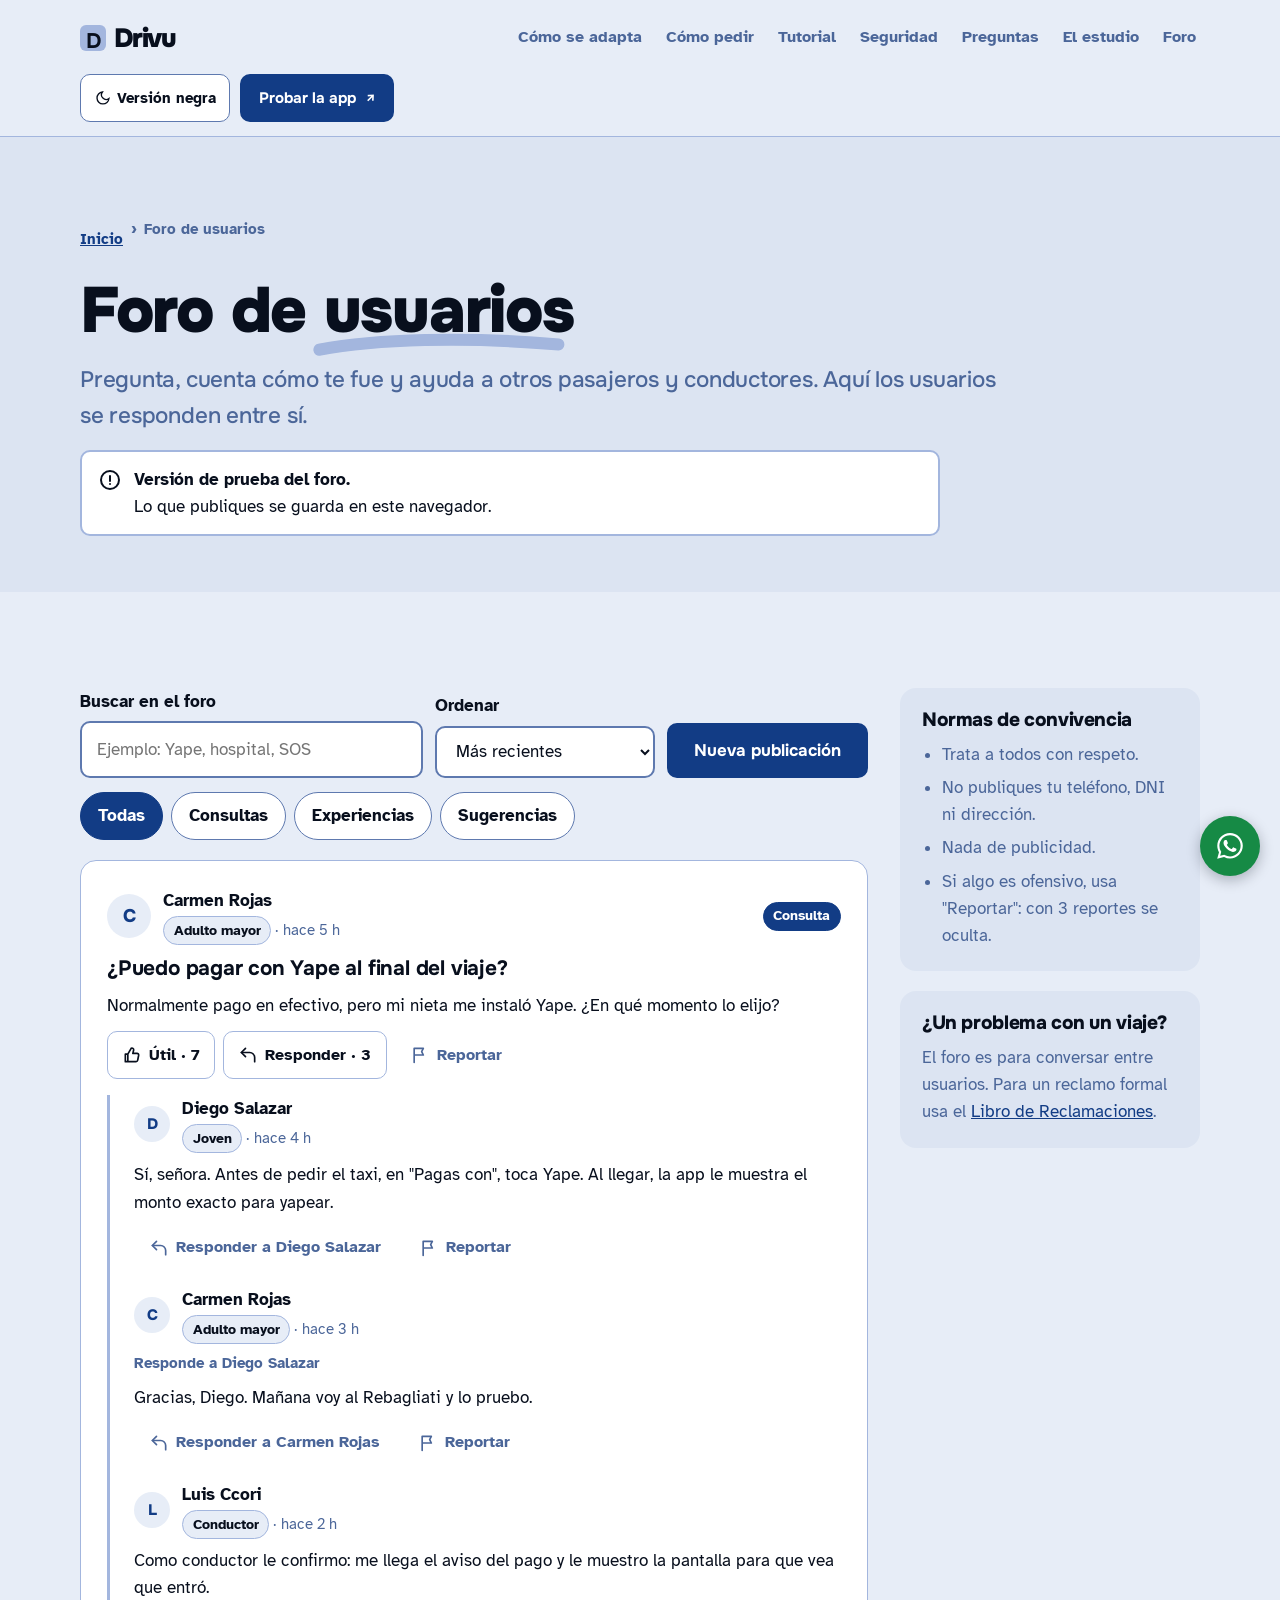
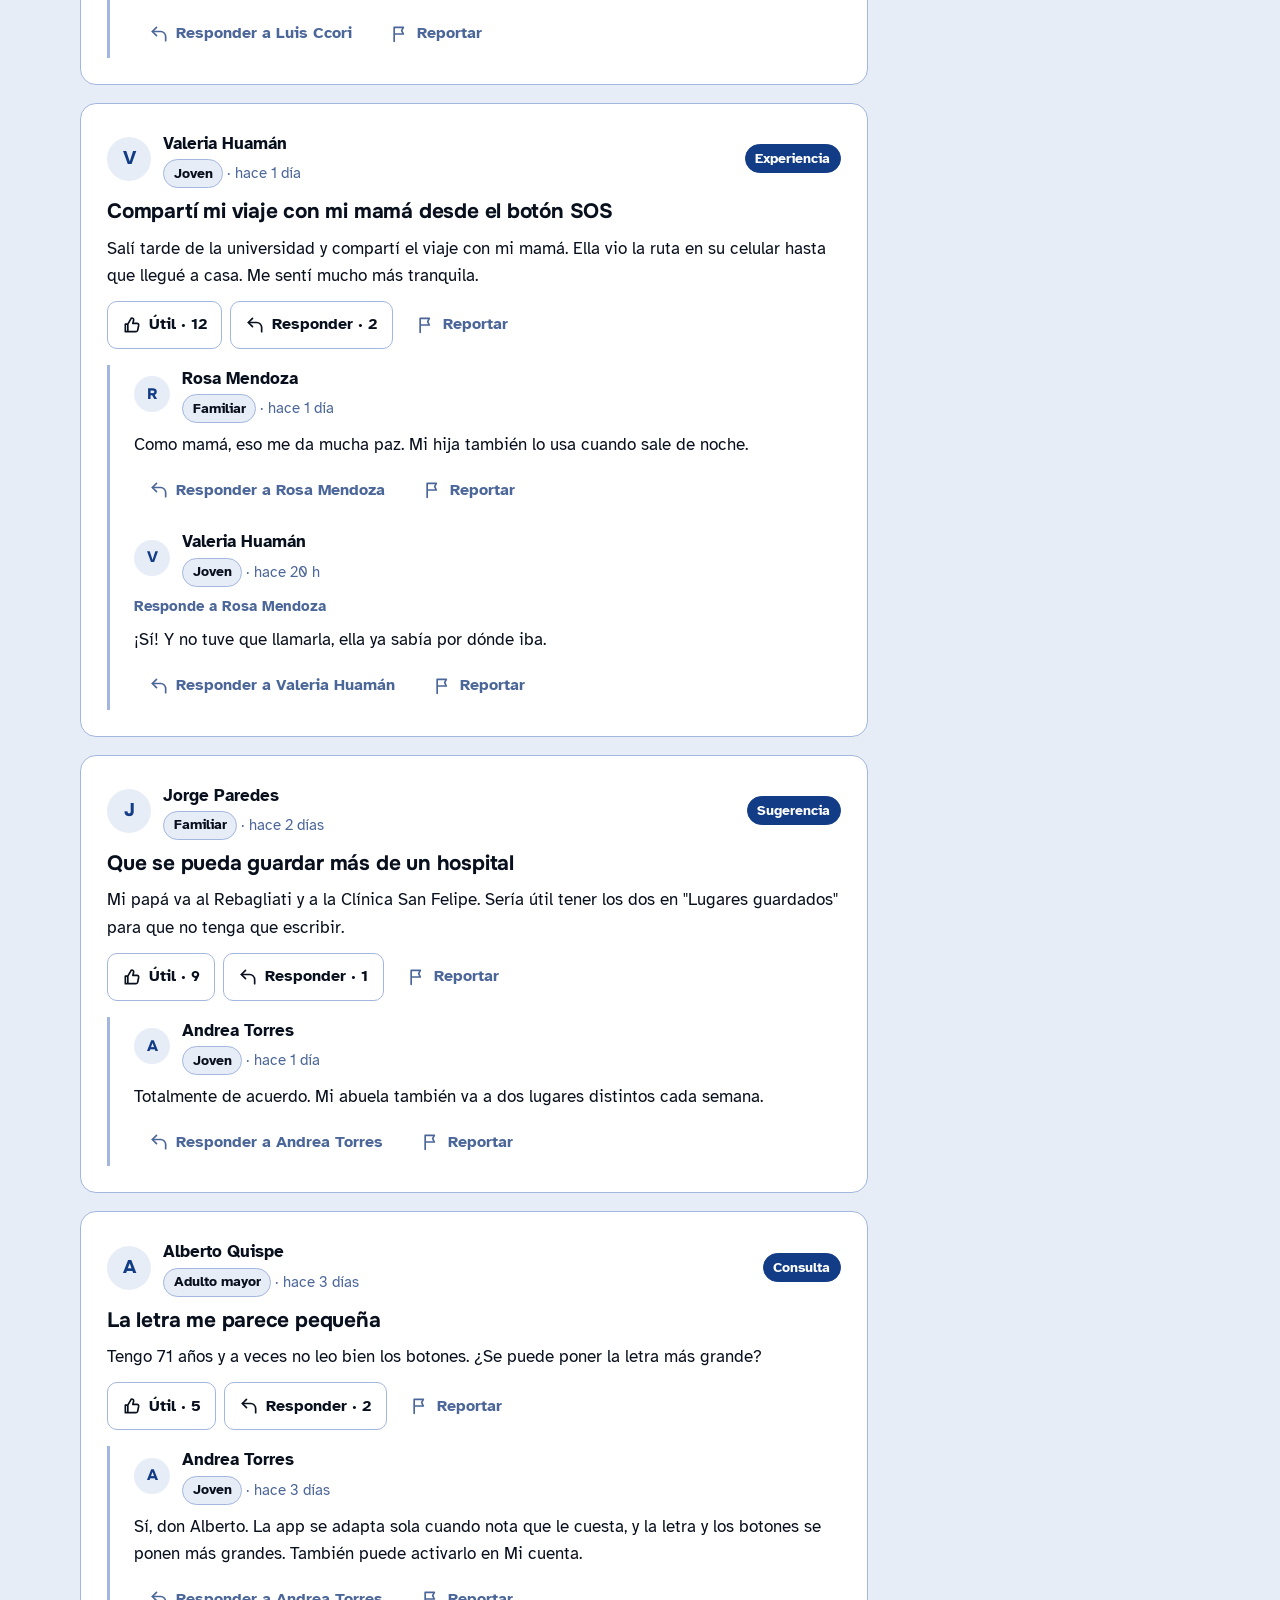
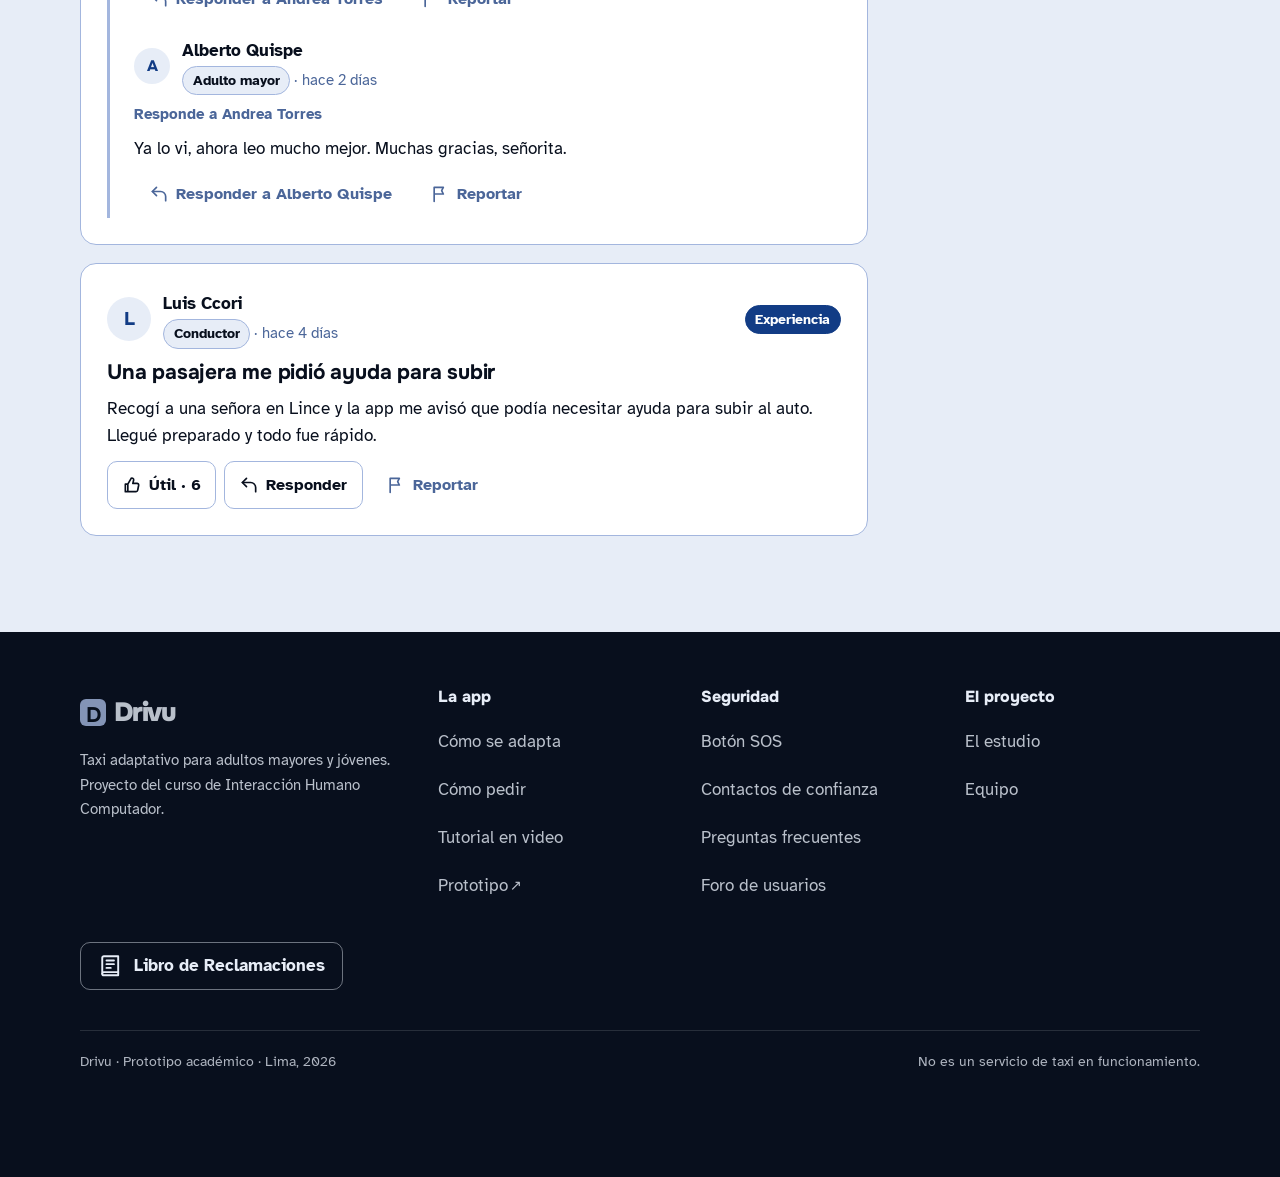
<file: drivu/foro.html>
<!doctype html>
<html lang="es">
<head>
<meta charset="utf-8">
<meta name="viewport" content="width=device-width,initial-scale=1,viewport-fit=cover">
<title>Foro de usuarios · Drivu</title>
<meta name="description" content="Foro de usuarios de Drivu: publica consultas, cuenta tu experiencia y responde a otros pasajeros y conductores.">
<!-- Conexión con el servidor: vacío = modo demostración; "mismo-origen" = API en el mismo dominio; o la dirección completa del servidor. -->
<meta name="drivu-api" content="">
<link rel="preconnect" href="https://fonts.googleapis.com">
<link rel="preconnect" href="https://fonts.gstatic.com" crossorigin>
<link rel="stylesheet" href="https://fonts.googleapis.com/css2?family=Onest:wght@500;700;800;900&family=Atkinson+Hyperlegible:wght@400;700&display=swap">
<style>
/* Reset básico */
:root{padding-top:0!important;padding-bottom:0!important}
html{-webkit-text-size-adjust:100%}
body{margin:0}
img,svg{max-width:100%}
[hidden]{display:none!important}

/* Layout: estructura de landing tipo inDrive (una columna larga, hero con formulario, grupos de 3 tarjetas, FAQ en acordeón, footer como mapa del sitio). Diseño plano: bloques separados por color, sin sombras ni degradados; el trazo de "marcador" es el único recurso gráfico. */
:root{
  --bg:#E7EDF7; --band:#DCE4F2; --surface:#FFFFFF; --ink:#080F1D; --muted:#4B6699; --line:#A3B6DE;
  --accent:#123C85; --accent-ink:#FFFFFF; --link:#123C85; --hi:#A3B6DE; --hi-ink:#080F1D; --danger:#C62F2B;
  --dark:#080F1D; --dark-ink:#E7EDF7; --chip:#E7EDF7; --control:#5E79AF; --focus:#123C85; --phone:#080F1D; --screen:#E7EDF7;
  --ov:231,237,247; --sk0:#B8C9E8; --sk1:#D3DDF0; --sk2:#E7EDF7; --sk3:#EFF3FA; --sea0:#B4C4E4; --sea1:#C9D6EE; --win:#FFFFFF; --sun:#FFFFFF; --hill:#D6E0F1; --bld:#A3B6DE; --gnd:#CCD8EC; --road:#B4C4E4; --dash:#FFFFFF; --car:#123C85; --carwin:#E7EDF7; --wheel:#080F1D; --lamp:#FFFFFF; --hub:#A3B6DE;
  --f-display:"Onest","Segoe UI",system-ui,sans-serif;
  --f-body:"Atkinson Hyperlegible","Verdana",system-ui,sans-serif;
  --r:10px; --wrap:1160px;
}
@media (prefers-color-scheme: dark){:root:not([data-theme="light"]){
  --bg:#080F1D; --band:#0C1526; --surface:#101B2D; --ink:#E7EDF7; --muted:#A3B6DE; --line:#2B3C5A;
  --accent:#A3B6DE; --accent-ink:#080F1D; --link:#A3B6DE; --hi:#A3B6DE; --hi-ink:#080F1D; --danger:#D23C35;
  --dark:#050A14; --dark-ink:#E7EDF7; --chip:#172B52; --control:#5E79AF; --focus:#A3B6DE; --phone:#03060D; --screen:#101B2D;
  --ov:8,15,29; --sk0:#080F1D; --sk1:#101B2D; --sk2:#123C85; --sk3:#5E79AF; --sea0:#123C85; --sea1:#101B2D; --win:#A3B6DE; --sun:#A3B6DE; --hill:#101B2D; --bld:#0C1526; --gnd:#101B2D; --road:#080F1D; --dash:#A3B6DE; --car:#A3B6DE; --carwin:#123C85; --wheel:#080F1D; --lamp:#E7EDF7; --hub:#5E79AF; color-scheme:dark }}
:root[data-theme="dark"]{
  --bg:#080F1D; --band:#0C1526; --surface:#101B2D; --ink:#E7EDF7; --muted:#A3B6DE; --line:#2B3C5A;
  --accent:#A3B6DE; --accent-ink:#080F1D; --link:#A3B6DE; --hi:#A3B6DE; --hi-ink:#080F1D; --danger:#D23C35;
  --dark:#050A14; --dark-ink:#E7EDF7; --chip:#172B52; --control:#5E79AF; --focus:#A3B6DE; --phone:#03060D; --screen:#101B2D;
  --ov:8,15,29; --sk0:#080F1D; --sk1:#101B2D; --sk2:#123C85; --sk3:#5E79AF; --sea0:#123C85; --sea1:#101B2D; --win:#A3B6DE; --sun:#A3B6DE; --hill:#101B2D; --bld:#0C1526; --gnd:#101B2D; --road:#080F1D; --dash:#A3B6DE; --car:#A3B6DE; --carwin:#123C85; --wheel:#080F1D; --lamp:#E7EDF7; --hub:#5E79AF; color-scheme:dark }

*{box-sizing:border-box}
body{background:var(--bg);color:var(--ink);font-family:var(--f-body);font-size:1.0625rem;line-height:1.6}
.wrap{max-width:var(--wrap);margin-inline:auto;padding-inline:max(20px,env(safe-area-inset-left,0px)) max(20px,env(safe-area-inset-right,0px))}
h1,h2,h3{font-family:var(--f-display);line-height:1.08;text-wrap:balance;margin:0;letter-spacing:-.02em}
h1{font-size:clamp(2.6rem,6.2vw,4.8rem);font-weight:900}
h2{font-size:clamp(1.9rem,3.8vw,2.9rem);font-weight:800}
h3{font-size:1.25rem;font-weight:700;letter-spacing:-.01em}
p{margin:0;max-width:62ch}
a{color:var(--link)}
:focus-visible{outline:3px solid var(--focus);outline-offset:3px;border-radius:6px}
.hero-bg :focus-visible,footer :focus-visible,.banner :focus-visible{outline-color:#A3B6DE}
html{scroll-padding-top:calc(110px + env(safe-area-inset-top,0px))}
main:focus{outline:none}
.sr-only{position:absolute;width:1px;height:1px;padding:0;margin:-1px;overflow:hidden;clip:rect(0,0,0,0);white-space:nowrap;border:0}
.skip{position:absolute;left:16px;top:-80px;z-index:20;background:var(--ink);color:var(--bg);font-weight:700;padding:.8em 1.2em;border-radius:var(--r);text-decoration:none}
.skip:focus{top:calc(12px + env(safe-area-inset-top,0px))}
.ext{font-size:.85em;margin-left:.15em}
.sub{font-family:var(--f-display);font-weight:500;font-size:clamp(1.15rem,2vw,1.4rem);color:var(--muted);letter-spacing:-.01em}
.btn{display:inline-flex;align-items:center;justify-content:center;gap:.5em;font-family:var(--f-display);font-weight:700;text-decoration:none;padding:.9em 1.5em;border-radius:var(--r);border:2px solid var(--accent);font-size:1.05rem;cursor:pointer}
.btn.primary{background:var(--accent);color:var(--accent-ink)}
.btn.ghost{background:transparent;color:var(--ink);border-color:var(--ink)}

/* trazo de marcador */
.mark{position:relative;white-space:nowrap;display:inline-block}
.mark svg{position:absolute;left:-4%;bottom:-.18em;width:108%;height:.42em;overflow:visible;pointer-events:none}
.mark path{fill:none;stroke:var(--hi);stroke-width:9;stroke-linecap:round;stroke-linejoin:round}
.circle{position:relative;display:inline-block;padding-inline:.15em}
.circle svg{position:absolute;inset:-22% -10%;width:120%;height:144%;overflow:visible;pointer-events:none}
.circle path{fill:none;stroke:var(--accent);stroke-width:3.5;stroke-linecap:round}
@media (prefers-reduced-motion:no-preference){
  .mark path{stroke-dasharray:420;stroke-dashoffset:0;animation:draw 1s .25s ease-out both}
  @keyframes draw{from{stroke-dashoffset:420}to{stroke-dashoffset:0}}
}

/* header */
header.top{border-bottom:1px solid var(--line);position:sticky;top:0;padding-top:env(safe-area-inset-top,0px);background:var(--bg);z-index:5}
.bar{display:flex;align-items:center;justify-content:space-between;gap:12px;padding-block:14px;flex-wrap:wrap}
.logo{min-height:44px;font-family:var(--f-display);font-weight:900;font-size:1.65rem;letter-spacing:-.05em;color:var(--ink);text-decoration:none;display:inline-flex;align-items:center;gap:.3em}
.logo b{display:inline-grid;place-items:center;width:1.25em;height:1.25em;background:var(--hi);color:var(--hi-ink);border-radius:6px;font-size:.8em;letter-spacing:-.06em}
.bar nav{display:flex;gap:16px;flex-wrap:wrap}
.bar nav a{color:var(--muted);text-decoration:none;font-weight:700;font-size:.98rem;display:inline-flex;align-items:center;min-height:44px;padding-inline:4px}
.bar nav a:hover{color:var(--ink)}
.actions{display:flex;gap:10px;align-items:center}
.actions .btn{padding:.6em 1.1em;font-size:.95rem;min-height:44px}
.theme{font:inherit;font-weight:700;font-size:.95rem;min-height:44px;display:inline-flex;align-items:center;gap:.4em;border:1.5px solid var(--control);background:var(--surface);color:var(--ink);border-radius:var(--r);padding:.55em .9em;cursor:pointer}
.theme svg{width:1.05em;height:1.05em}

/* hero */
.hero{display:grid;grid-template-columns:minmax(0,640px);gap:48px;align-items:center;padding-block:120px calc(14vw + 40px)}
.hero > div{min-width:0;display:grid;gap:22px}
.order{background:var(--band);border-radius:16px;padding:24px;display:grid;gap:14px}
.order h3{font-size:1.15rem}
.field{display:grid;gap:6px}
.field label{font-weight:700;font-size:.92rem;color:var(--muted)}
.field select,.field input{font:inherit;font-size:1.05rem;padding:.8em .9em;border-radius:var(--r);border:1.5px solid var(--control);background:var(--surface);color:var(--ink);width:100%}
.fare{display:flex;justify-content:space-between;align-items:center;gap:12px;background:var(--surface);border:1.5px solid var(--line);border-radius:var(--r);padding:12px 14px}
.fare .amt{font-family:var(--f-display);font-weight:800;font-size:1.6rem;color:var(--ink)}
.badge{display:inline-flex;align-items:center;gap:.35em;background:var(--accent);color:var(--accent-ink);font-weight:700;font-size:.82rem;border-radius:6px;padding:.25em .6em}
.pay{display:flex;gap:8px;flex-wrap:wrap}
.pay button{flex:1 1 30%;min-width:0;min-height:48px;font:inherit;font-weight:700;padding:.7em;border-radius:var(--r);border:1.5px solid var(--control);background:var(--surface);color:var(--ink);cursor:pointer}
.pay button[aria-pressed="true"]{border-color:var(--accent);background:var(--chip)}
.note{font-size:1rem;color:var(--muted)}
#order-note.done{color:var(--ink);font-weight:700;background:var(--chip);border-radius:var(--r);padding:10px 12px}

/* hero con imagen de fondo: ilustración de la Costa Verde al atardecer, siempre oscura en ambos temas */
.hero-bg{position:relative;overflow:hidden;background:var(--sk3)}
.scene{position:absolute;inset:0;width:100%;height:100%;display:block}
.hero-bg::after{content:"";position:absolute;inset:0;background:linear-gradient(90deg,rgba(var(--ov),.92) 0%,rgba(var(--ov),.78) 38%,rgba(var(--ov),.25) 75%,rgba(var(--ov),.1) 100%)}
.hero-bg .hero{position:relative;z-index:1}
.hero-bg .hero > div{color:var(--ink)}
.hero-bg h1{color:var(--ink)}
.hero-bg .sub{color:var(--ink)}
.hero-bg .btn.ghost{color:var(--ink);border-color:var(--ink)}
.hero-bg :focus-visible{outline-color:var(--focus)}
.hero-bg::after{-webkit-mask-image:linear-gradient(180deg,#000 0,#000 62%,transparent 82%);mask-image:linear-gradient(180deg,#000 0,#000 62%,transparent 82%)}
.taxi{animation:drive 16s linear infinite}
.dashes{animation:dashes 1.6s linear infinite}
@keyframes drive{from{transform:translateX(-340px)}to{transform:translateX(1680px)}}
@keyframes dashes{to{stroke-dashoffset:-80}}
@media (prefers-reduced-motion:reduce){.taxi{transform:translateX(600px)}}
@media (max-width:960px){.hero-bg::after{background:linear-gradient(180deg,rgba(var(--ov),.9) 0%,rgba(var(--ov),.75) 55%,rgba(var(--ov),.55) 100%)}}
/* cifras */
.facts{display:grid;grid-template-columns:repeat(4,1fr);gap:0;border-block:1px solid var(--line)}
.fact{padding:28px 20px;display:grid;gap:4px;border-left:1px solid var(--line)}
.fact:first-child{border-left:0}
.fact b{font-family:var(--f-display);font-weight:900;font-size:2.4rem;letter-spacing:-.03em;font-variant-numeric:tabular-nums}
.fact span{color:var(--muted);font-size:.98rem}

section{padding-block:80px}
section.band{background:var(--band)}
.head{display:grid;gap:12px;margin-bottom:40px}

/* adaptación */
.adapt{display:grid;grid-template-columns:.9fr 1.1fr;gap:56px;align-items:center}
.adapt > div{min-width:0;display:grid;gap:18px}
.stage{display:grid;justify-items:center;gap:14px}
.phone{width:290px;max-width:100%;background:var(--phone);border-radius:40px;padding:11px}
.screen{background:var(--screen);border-radius:30px;padding:22px 18px 20px;min-height:520px;display:flex;flex-direction:column;gap:12px;transition:gap .4s}
.s-top{display:flex;justify-content:space-between;align-items:center;font-size:.9rem;color:var(--muted)}
.sos{background:var(--danger);color:#ffffff;font-weight:700;border-radius:6px;padding:.2em .7em;font-size:.9rem}
.greet{font-family:var(--f-display);font-weight:800;font-size:1.35rem;transition:font-size .4s}
.place{display:flex;align-items:center;gap:12px;background:var(--bg);border:1.5px solid var(--line);border-radius:12px;padding:12px 14px;transition:padding .4s,font-size .4s;font-size:.95rem}
.place b{display:block}.place small{color:var(--muted)}
.dot{flex:none;width:34px;height:34px;border-radius:8px;background:var(--chip);display:grid;place-items:center;font-weight:700;font-size:.85rem;color:var(--accent);transition:width .4s,height .4s}
.extras{display:grid;grid-template-columns:1fr 1fr;gap:8px;transition:opacity .35s,max-height .45s;max-height:200px;overflow:hidden}
.extras span{background:var(--chip);border-radius:8px;padding:8px;font-size:.85rem;text-align:center}
.price{margin-top:auto;background:var(--accent);color:var(--accent-ink);border-radius:12px;padding:14px;display:flex;justify-content:space-between;align-items:center;font-weight:700;transition:padding .4s,font-size .4s}
.price .amt{font-family:var(--f-display);font-size:1.5rem}
.phone.simple .screen{gap:16px}
.phone.simple .greet{font-size:1.7rem}
.phone.simple .place{padding:18px 16px;font-size:1.15rem}
.phone.simple .place.minor{display:none}
.phone.simple .dot{width:44px;height:44px}
.phone.simple .extras{opacity:0;max-height:0}
.phone.simple .price{padding:20px 16px;font-size:1.15rem}
.toggle{display:inline-flex;background:var(--surface);border:1.5px solid var(--control);border-radius:var(--r);padding:4px}
.toggle button{font:inherit;font-weight:700;font-size:.95rem;min-height:44px;border:0;background:transparent;color:var(--muted);padding:.5em 1em;border-radius:7px;cursor:pointer}
.toggle button[aria-pressed="true"]{background:var(--accent);color:var(--accent-ink)}
.caption{font-size:.88rem;color:var(--muted);text-align:center;max-width:34ch}
.signals{display:grid;gap:14px;list-style:none;margin:0;padding:0}
.signals li{display:grid;grid-template-columns:auto 1fr;gap:4px 14px;align-items:start}
.signals li::before{content:"";grid-row:span 2;width:10px;height:10px;margin-top:.45em;border-radius:50%;background:var(--accent)}
.signals p{color:var(--muted)}

/* tarjetas x3 */
.cards{display:grid;grid-template-columns:repeat(3,1fr);gap:20px}
.card{background:var(--band);border-radius:16px;padding:28px;display:grid;gap:10px;align-content:start}
section.band .card{background:var(--surface)}
.card p{color:var(--muted)}
.ico{width:48px;height:48px;border-radius:12px;background:var(--chip);color:var(--accent);display:grid;place-items:center}
.ico svg{width:26px;height:26px;fill:none;stroke:currentColor;stroke-width:2;stroke-linecap:round;stroke-linejoin:round}
.ico.red{color:var(--danger)}

/* banner */
.banner{background:var(--accent);color:var(--accent-ink);border-radius:20px;padding:44px 40px;display:flex;justify-content:space-between;align-items:center;gap:24px;flex-wrap:wrap}
.banner h2{color:var(--accent-ink);max-width:20ch}
.banner p{color:var(--accent-ink);margin-top:10px}
.banner .btn{background:var(--bg);color:var(--ink);border-color:var(--bg)}

/* pasos */
.steps{list-style:none;margin:0;padding:0;display:grid;grid-template-columns:repeat(3,1fr);gap:28px;counter-reset:n}
.steps li{counter-increment:n;display:grid;gap:10px;align-content:start}
.steps li::before{content:counter(n);font-family:var(--f-display);font-weight:900;font-size:3.4rem;line-height:1;color:var(--accent);letter-spacing:-.04em}
.steps p{color:var(--muted)}

/* pagos */
.payments{display:grid;grid-template-columns:repeat(3,1fr);gap:20px}
.payment{display:flex;gap:16px;align-items:center;border:1.5px solid var(--line);border-radius:16px;padding:22px;background:var(--surface)}
.payment .ico{flex:none}
.payment p{color:var(--muted);font-size:.98rem}

/* comparación */
.compare{overflow-x:auto;border:1.5px solid var(--line);border-radius:16px;background:var(--surface)}
table{width:100%;border-collapse:collapse;min-width:640px;font-size:1rem}
th,td{padding:14px 18px;text-align:left;border-bottom:1px solid var(--line);vertical-align:top}
thead th{font-family:var(--f-display);font-size:.95rem;font-weight:700}
thead th.us{color:var(--accent)}
tbody tr:last-child td{border-bottom:0}
td.us{background:var(--chip);font-weight:700}
td.us::before{content:"✓ ";color:var(--accent);font-weight:700}

/* FAQ */
.faq{display:grid;gap:0;border-top:1px solid var(--line);max-width:860px}
.faq details{border-bottom:1px solid var(--line)}
.faq summary{list-style:none;cursor:pointer;display:flex;justify-content:space-between;align-items:center;gap:16px;padding:22px 4px;font-family:var(--f-display);font-weight:700;font-size:1.15rem}
.faq summary::-webkit-details-marker{display:none}
.faq summary::after{content:"+";font-size:1.6rem;font-weight:500;line-height:1;color:var(--accent);transition:transform .2s}
.faq details[open] summary::after{transform:rotate(45deg)}
.faq details p{padding:0 4px 22px;color:var(--muted)}

/* estudio y equipo */
.study{display:grid;grid-template-columns:1fr 1fr;gap:48px;align-items:start}
.study > div{min-width:0;display:grid;gap:16px}
.metrics{display:grid;grid-template-columns:1fr 1fr;gap:12px}
.metric{background:var(--surface);border-radius:12px;padding:16px;display:grid;gap:4px}
.metric b{font-family:var(--f-display);font-size:1.1rem}
.metric span{color:var(--muted);font-size:.92rem}
.status{border-left:4px solid var(--hi);background:var(--surface);padding:14px 16px;border-radius:0 10px 10px 0;font-size:1rem}
.team{list-style:none;margin:0;padding:0;display:grid;grid-template-columns:repeat(5,1fr);gap:16px}
.team li{display:grid;gap:10px;justify-items:start}
.avatar{width:56px;height:56px;border-radius:12px;background:var(--chip);display:grid;place-items:center;font-family:var(--f-display);font-weight:800;color:var(--ink);font-size:1.1rem}
.team b{font-size:1rem;line-height:1.3}
.prof{margin-top:24px;color:var(--muted)}

/* footer */
footer{background:var(--dark);color:var(--dark-ink);padding-block:56px calc(32px + env(safe-area-inset-bottom,0px))}
.fcols{display:grid;grid-template-columns:1.4fr repeat(3,1fr);gap:28px}
.fcols h4{font-family:var(--f-display);font-size:1rem;margin:0 0 12px}
.fcols ul{list-style:none;margin:0;padding:0;display:grid;gap:8px}
.fcols a{color:var(--dark-ink);opacity:.8;text-decoration:none}
.fcols a:hover{opacity:1;text-decoration:underline}
.fcols p{opacity:.8;font-size:.95rem}
footer .logo{color:var(--dark-ink)}
.legal{border-top:1px solid rgba(248,249,250,.18);margin-top:40px;padding-top:20px;display:flex;justify-content:space-between;gap:12px;flex-wrap:wrap;font-size:.88rem;opacity:.75}

@media (max-width:960px){
  .hero,.adapt,.study{grid-template-columns:1fr}
  .facts{grid-template-columns:1fr 1fr}
  .fact:nth-child(3){border-left:0}
  .fact:nth-child(n+3){border-top:1px solid var(--line)}
  .cards,.steps{grid-template-columns:1fr 1fr}
  .payments{grid-template-columns:1fr}
  .team{grid-template-columns:repeat(3,1fr)}
  .fcols{grid-template-columns:1fr 1fr}
  .bar nav{display:none}
}
@media (max-width:600px){
  .wrap{padding-inline:max(16px,env(safe-area-inset-left,0px)) max(16px,env(safe-area-inset-right,0px))}
  .cards,.steps,.payments,.metrics{grid-template-columns:1fr}
  .team{grid-template-columns:1fr 1fr}
  .banner{padding:32px 22px}
  section{padding-block:60px}
  .actions .btn{display:none}
  .fact b{font-size:2rem}
}
/* adaptación por tamaño de pantalla */
@media (min-width:1600px){
  :root{--wrap:1440px}
  body{font-size:1.25rem}
  h1{font-size:5.8rem}
  h2{font-size:3.4rem}
  .sub{font-size:1.7rem}
  .hero{grid-template-columns:minmax(0,820px);padding-block:150px calc(14vw + 40px)}
  .btn{font-size:1.2rem}
  .phone{width:340px}
}
@media (min-width:2200px){
  :root{--wrap:1800px}
  body{font-size:1.5rem}
  h1{font-size:7.2rem}
  h2{font-size:4.2rem}
}
@media (min-width:601px) and (max-width:960px){
  .hero{padding-block:96px 104px}
  .btn{padding:.9em 1.4em}
}
@media (max-width:600px){
  .hero{padding-block:56px 240px}
  h1{font-size:2.5rem}
  .hero .btn{width:100%}
  .bar{flex-wrap:nowrap;gap:8px}
  .actions{margin-left:auto}
  .theme span{display:none}
  .theme{padding:.55em .7em}
  .logo{font-size:1.45rem}
  .bar nav#secciones{flex-basis:100%}
  .bar{flex-wrap:wrap}
  .facts{grid-template-columns:1fr 1fr}
  .phone{width:100%;max-width:300px}
}
@media (prefers-reduced-motion:reduce){*{transition:none!important;animation:none!important}}

/* menú de secciones en pantallas angostas */
.menu-btn{display:none;font:inherit;font-weight:700;min-height:44px;padding:.5em 1em;border:1.5px solid var(--control);border-radius:var(--r);background:var(--surface);color:var(--ink);cursor:pointer}
@media (max-width:960px){
  .menu-btn{display:inline-flex;align-items:center}
  .bar nav#secciones{display:none;order:5;width:100%;flex-direction:column;gap:0;border-top:1px solid var(--line);padding-top:6px}
  .bar nav#secciones.open{display:flex}
}
/* formulario */
.form-title{font-size:1.2rem;display:flex;align-items:center;gap:.5em;flex-wrap:wrap}
.tag-ej{font-family:var(--f-body);font-size:.8rem;font-weight:700;letter-spacing:.04em;text-transform:uppercase;background:var(--hi);color:var(--hi-ink);border-radius:6px;padding:.2em .55em}
fieldset.pay{border:0;margin:0;padding:0;min-width:0}
fieldset.pay legend{font-weight:700;font-size:.92rem;color:var(--muted);padding:0;margin-bottom:6px;float:left;width:100%}
.pay button[aria-pressed="true"]::before{content:"✓ ";color:var(--accent)}
.pay button[aria-pressed="true"]{border-width:2.5px}
/* tabla: encabezados de fila */
tbody th{font-weight:700;text-align:left}
/* pie de página */
.fcols h2.fh{font-family:var(--f-display);font-size:1rem;margin:0 0 12px;letter-spacing:0}
.fcols a{display:inline-flex;align-items:center;min-height:44px}
.fcols ul{gap:0}
/* criterios de la clase de diseño responsive y adaptativo */
/* objetivos táctiles de al menos 48 px y separación entre ellos */
.btn,.theme,.menu-btn,.toggle button,.bar nav a,.logo,.fcols a{min-height:48px}
.actions .btn{min-height:48px}
.faq summary{min-height:56px}
.theme{min-width:48px;justify-content:center}
.pay button{min-height:48px}
/* retroalimentación inmediata al tocar */
a,button,summary{-webkit-tap-highlight-color:rgba(18,60,133,.18)}
.btn,.theme,.menu-btn,.toggle button{transition:transform .08s,filter .15s}
.btn:active,.theme:active,.menu-btn:active,.toggle button:active{transform:scale(.97);filter:brightness(.92)}
.faq summary:active{background:var(--band)}
@media (hover:hover) and (pointer:fine){.btn:hover{filter:brightness(1.08)}.card:hover,.payment:hover{border-color:var(--accent)}}
/* contenido fluido */
section{padding-block:clamp(48px,8vw,96px)}
/* teléfono en horizontal: menos relleno vertical */
@media (orientation:landscape) and (max-height:520px){
  .hero{padding-block:48px 120px}
  section{padding-block:40px}
}
/* móvil: comparación apilada en tarjetas y acción principal al alcance del pulgar */
.cta-bar{display:none}
@media (max-width:600px){
  .compare{border:0;background:transparent;overflow:visible}
  table,thead,tbody,tr,th,td{display:block;min-width:0}
  thead{position:absolute;width:1px;height:1px;overflow:hidden;clip:rect(0,0,0,0)}
  table{min-width:0}
  tbody tr{background:var(--surface);border:1.5px solid var(--line);border-radius:16px;margin-bottom:14px;overflow:hidden}
  tbody th{padding:14px 16px;background:var(--band);font-family:var(--f-display)}
  tbody td{border-bottom:1px solid var(--line);padding:12px 16px}
  tbody tr td:last-child{border-bottom:0}
  tbody td::before{content:attr(data-label);display:block;font-size:.82rem;font-weight:700;color:var(--muted);margin-bottom:2px}
  td.us::before{content:attr(data-label);color:var(--accent)}
  .cta-bar{display:block;position:fixed;left:0;right:0;bottom:0;z-index:6;background:var(--bg);border-top:1px solid var(--line);padding:10px max(16px,env(safe-area-inset-right,0px)) calc(10px + env(safe-area-inset-bottom,0px)) max(16px,env(safe-area-inset-left,0px))}
  .cta-bar .btn{width:100%}
  body{padding-bottom:calc(80px + env(safe-area-inset-bottom,0px))}
}
@media (forced-colors:active){.btn,.theme,.menu-btn{border:2px solid ButtonText}}

/* tutorial en video */
.vid-ctl{display:flex;justify-content:center;margin-bottom:20px}
.video{max-width:960px;margin-inline:auto;border-radius:16px;overflow:hidden;background:#080F1D;aspect-ratio:16/9;border:1.5px solid var(--line)}
.video video{width:100%;height:100%;display:block;background:#080F1D}
.vid-note{max-width:960px;margin:14px auto 0;text-align:center}
@media (max-width:600px){.toggle{width:100%}.toggle button{flex:1}}

/* Libro de Reclamaciones (acceso en el footer) y botón flotante de WhatsApp */
.lr-pie{margin-top:32px}
.lr-link{display:inline-flex;align-items:center;gap:.6em;min-height:48px;padding:.55em 1em;border:1.5px solid rgba(231,237,247,.45);border-radius:var(--r);color:var(--dark-ink);text-decoration:none;font-weight:700}
.lr-link:hover{border-color:var(--dark-ink);text-decoration:underline}
.lr-link svg{width:1.5em;height:1.5em;flex:none;fill:none;stroke:currentColor;stroke-width:1.8;stroke-linecap:round;stroke-linejoin:round}
.wa-float{position:fixed;z-index:7;right:max(20px,env(safe-area-inset-right,0px));bottom:calc(24px + env(safe-area-inset-bottom,0px));width:60px;height:60px;border-radius:50%;background:#168A45;color:#FFFFFF;display:grid;place-items:center;box-shadow:0 4px 14px rgba(8,15,29,.28);text-decoration:none;transition:transform .18s ease,box-shadow .18s ease,background-color .18s ease,opacity .18s ease}
.wa-float svg{width:32px;height:32px;fill:currentColor}
.wa-float:hover{background:#12753A;box-shadow:0 8px 22px rgba(8,15,29,.34);transform:translateY(-2px)}
.wa-float:focus-visible{outline:3px solid var(--focus);outline-offset:4px}
@media (prefers-reduced-motion:reduce){.wa-float,.wa-float:hover{transition:none;transform:none}}
footer{padding-bottom:calc(104px + env(safe-area-inset-bottom,0px))}
@media (max-width:600px){
  .wa-float{width:56px;height:56px;right:max(16px,env(safe-area-inset-right,0px))}
  .wa-float.sobre-cta{bottom:calc(84px + env(safe-area-inset-bottom,0px))}
  .lr-pie{padding-right:72px}
  .wa-float.oculto{opacity:0;pointer-events:none;transform:translateY(12px)}
}
</style>
<style>
/* Foro de usuarios: mismos tokens y componentes de la landing */
.fr-hero{padding-block:clamp(40px,7vw,80px) clamp(32px,5vw,56px)}
.fr-hero .wrap{display:grid;gap:16px}
.fr-hero h1{font-size:clamp(2.3rem,5.4vw,4rem)}
.migas{display:flex;gap:.5em;flex-wrap:wrap;color:var(--muted);font-weight:700;font-size:.95rem}
.migas a{color:var(--link);display:inline-flex;align-items:center;min-height:44px}
.aviso{display:flex;gap:12px;align-items:flex-start;border-radius:var(--r);padding:14px 16px;border:2px solid var(--line);background:var(--surface);max-width:860px}
.aviso svg{width:24px;height:24px;flex:none;margin-top:2px;fill:none;stroke:currentColor;stroke-width:2;stroke-linecap:round;stroke-linejoin:round}
.aviso.alerta{border-color:var(--danger)}
.aviso.alerta svg{color:var(--danger)}
.aviso p{max-width:none}
.aviso strong{display:block}
.fr-grid{display:grid;grid-template-columns:minmax(0,1fr) 300px;gap:32px;align-items:start}
.fr-lado{display:grid;gap:20px;position:sticky;top:110px}
.fr-lado .card{padding:22px}
.fr-lado ul{margin:0;padding-left:1.2em;display:grid;gap:6px;color:var(--muted)}
.fr-barra{display:grid;gap:14px;margin-bottom:20px}
.fr-buscar{display:flex;gap:12px;flex-wrap:wrap;align-items:end}
.fr-buscar .campo{flex:1 1 240px}
.filtros{display:flex;gap:8px;flex-wrap:wrap}
.filtros button,.fr-chipbtn{font:inherit;font-weight:700;min-height:48px;padding:.55em 1em;border-radius:999px;border:1.5px solid var(--control);background:var(--surface);color:var(--ink);cursor:pointer}
.filtros button[aria-pressed="true"]{background:var(--accent);color:var(--accent-ink);border-color:var(--accent)}
.campo{display:grid;gap:6px;align-content:start;min-width:0}
.campo label,.campo .lbl{font-weight:700;color:var(--ink)}
.campo .ayuda{font-size:.95rem;color:var(--muted)}
.opc{font-weight:400;color:var(--muted)}
.campo input,.campo select,.campo textarea{font:inherit;font-size:1.0625rem;min-height:52px;padding:.75em .9em;border-radius:var(--r);border:2px solid var(--control);background:var(--surface);color:var(--ink);width:100%}
.campo textarea{min-height:130px;resize:vertical;line-height:1.5}
.campo [aria-invalid="true"]{border-color:var(--danger)}
.error{display:none;gap:6px;align-items:flex-start;color:var(--danger);font-weight:700;font-size:.98rem}
.error.ver{display:flex}
.error::before{content:"!";flex:none;display:inline-grid;place-items:center;width:1.3em;height:1.3em;border-radius:50%;background:var(--danger);color:#fff;font-size:.8em;margin-top:.15em}
.fila{display:grid;grid-template-columns:repeat(2,minmax(0,1fr));gap:16px}
.eleccion{display:grid;grid-template-columns:repeat(3,minmax(0,1fr));gap:10px}
.eleccion label{display:flex;gap:10px;align-items:center;padding:12px 14px;border:2px solid var(--control);border-radius:var(--r);cursor:pointer;background:var(--surface);min-height:52px;font-weight:700}
.eleccion label:has(input:checked){border-color:var(--accent);background:var(--chip)}
.eleccion input{width:22px;height:22px;margin:0;accent-color:var(--accent)}
.check{display:grid;grid-template-columns:auto 1fr;gap:12px;align-items:start;cursor:pointer;min-height:48px}
.check input{width:24px;height:24px;margin:2px 0 0;accent-color:var(--accent)}
.btn[disabled]{opacity:.55;cursor:not-allowed}
.btn.sm{padding:.6em 1.1em;font-size:1rem;min-height:48px}
.nueva{background:var(--surface);border:1.5px solid var(--line);border-radius:16px;padding:22px;display:grid;gap:16px;margin-bottom:24px}
.nueva h2{font-size:1.4rem}
.acciones-form{display:flex;gap:12px;flex-wrap:wrap}
.posts{list-style:none;margin:0;padding:0;display:grid;gap:18px}
.post{background:var(--surface);border:1.5px solid var(--line);border-radius:16px;padding:clamp(18px,3vw,26px);display:grid;gap:12px}
.post.ejemplo{border-style:dashed}
.cab{display:flex;gap:12px;align-items:center;flex-wrap:wrap}
.avatar{width:44px;height:44px;border-radius:50%;display:grid;place-items:center;background:var(--chip);color:var(--accent);font-family:var(--f-display);font-weight:800;font-size:1.15rem;flex:none}
.avatar.sm{width:36px;height:36px;font-size:.95rem}
.quien{display:grid;gap:2px;min-width:0}
.quien strong{overflow-wrap:anywhere}
.quien time,.meta{font-size:.92rem;color:var(--muted)}
.chip{display:inline-flex;align-items:center;font-size:.85rem;font-weight:700;border-radius:999px;padding:.2em .7em;background:var(--chip);color:var(--ink);border:1px solid var(--line)}
.chip.tipo{margin-left:auto;background:var(--accent);color:var(--accent-ink);border-color:var(--accent)}
.chip.ej{background:transparent;color:var(--danger);border-color:var(--danger)}
.post h3{font-size:1.3rem}
.txt{white-space:pre-wrap;overflow-wrap:anywhere;max-width:none}
.acc{display:flex;gap:8px;flex-wrap:wrap}
.acc button{font:inherit;font-weight:700;font-size:.98rem;min-height:48px;display:inline-flex;align-items:center;gap:.45em;padding:.5em .9em;border-radius:var(--r);border:1.5px solid var(--line);background:transparent;color:var(--ink);cursor:pointer}
.acc button:hover{border-color:var(--control)}
.acc button[aria-pressed="true"]{background:var(--chip);border-color:var(--accent);color:var(--accent)}
.acc button.leve{border-color:transparent;color:var(--muted)}
.acc svg{width:20px;height:20px;fill:none;stroke:currentColor;stroke-width:2;stroke-linecap:round;stroke-linejoin:round}
.resps{list-style:none;margin:4px 0 0;padding:0 0 0 clamp(12px,3vw,24px);border-left:3px solid var(--line);display:grid;gap:14px}
.resp{display:grid;gap:8px}
.resp .responde{font-size:.92rem;color:var(--muted);font-weight:700}
.responder{display:grid;gap:12px;padding:16px;border-radius:var(--r);background:var(--band)}
.vacio{padding:32px;text-align:center;border:2px dashed var(--line);border-radius:16px;color:var(--muted)}
.vacio p{margin-inline:auto}
.sitio-web{position:absolute;left:-9999px;width:1px;height:1px;overflow:hidden}
@media (max-width:960px){.fr-grid{grid-template-columns:1fr}.fr-lado{position:static}}
@media (max-width:600px){.fila,.eleccion{grid-template-columns:1fr}.chip.tipo{margin-left:0}}
</style>
</head>
<body>
<a class="skip" href="#contenido">Saltar al contenido</a>
<header class="top">
  <div class="wrap bar">
    <a class="logo" href="index.html"><b aria-hidden="true">D</b>Drivu<span class="sr-only">, ir al inicio</span></a>
    <button type="button" class="menu-btn" id="menu-btn" aria-expanded="false" aria-controls="secciones">Secciones</button>
    <nav aria-label="Secciones" id="secciones">
      <a href="index.html#adapta">Cómo se adapta</a>
      <a href="index.html#pedir">Cómo pedir</a>
      <a href="index.html#tutorial">Tutorial</a>
      <a href="index.html#seguridad">Seguridad</a>
      <a href="index.html#preguntas">Preguntas</a>
      <a href="index.html#estudio">El estudio</a>
      <a href="foro.html" aria-current="page">Foro</a>
    </nav>
    <div class="actions">
      <button type="button" class="theme" id="theme" aria-label="Cambiar a versión negra"><svg viewBox="0 0 24 24" fill="none" stroke="currentColor" stroke-width="2" aria-hidden="true"><path d="M21 12.8A9 9 0 1 1 11.2 3a7 7 0 0 0 9.8 9.8z"/></svg><span>Versión negra</span></button>
      <a class="btn primary" href="https://claude.ai/artifact/MpJ3Tn1Fr54TbG2AzQWLHt" target="_blank" rel="noopener">Probar la app <span class="sr-only">(se abre en una pestaña nueva)</span><span class="ext" aria-hidden="true">↗</span></a>
    </div>
  </div>
</header>

<main id="contenido" tabindex="-1">
<section class="fr-hero band">
  <div class="wrap">
    <nav class="migas" aria-label="Ruta de navegación"><a href="index.html">Inicio</a><span aria-hidden="true">›</span><span aria-current="page">Foro de usuarios</span></nav>
    <h1>Foro de <span class="mark">usuarios<svg viewBox="0 0 200 20" preserveAspectRatio="none" aria-hidden="true"><path d="M4 14C50 6 120 4 196 10"/></svg></span></h1>
    <p class="sub">Pregunta, cuenta cómo te fue y ayuda a otros pasajeros y conductores. Aquí los usuarios se responden entre sí.</p>
    <div id="fr-modo" class="aviso" role="status" aria-live="polite"><svg viewBox="0 0 24 24" aria-hidden="true"><circle cx="12" cy="12" r="9"/><path d="M12 8v5M12 16h.01"/></svg><p><strong>Cargando el foro…</strong></p></div>
  </div>
</section>

<section>
  <div class="wrap fr-grid">
    <div>
      <div class="fr-barra">
        <div class="fr-buscar">
          <div class="campo"><label for="fr-q">Buscar en el foro</label><input id="fr-q" type="search" placeholder="Ejemplo: Yape, hospital, SOS" maxlength="80"></div>
          <div class="campo" style="flex:0 1 220px"><label for="fr-orden">Ordenar</label><select id="fr-orden"><option value="recientes">Más recientes</option><option value="utiles">Más útiles</option><option value="sin-respuesta">Sin respuesta</option></select></div>
          <button type="button" class="btn primary" id="fr-nueva-btn" aria-expanded="false" aria-controls="fr-nueva">Nueva publicación</button>
        </div>
        <div class="filtros" role="group" aria-label="Filtrar por tipo">
          <button type="button" data-tipo="" aria-pressed="true">Todas</button>
          <button type="button" data-tipo="consulta" aria-pressed="false">Consultas</button>
          <button type="button" data-tipo="experiencia" aria-pressed="false">Experiencias</button>
          <button type="button" data-tipo="sugerencia" aria-pressed="false">Sugerencias</button>
        </div>
      </div>

      <form id="fr-nueva" class="nueva" novalidate hidden>
        <h2>Nueva publicación</h2>
        <div class="campo" role="radiogroup" aria-labelledby="fr-l-tipo">
          <span class="lbl" id="fr-l-tipo">¿Qué quieres publicar?</span>
          <div class="eleccion">
            <label><input type="radio" name="fr-tipo" value="consulta" checked>Consulta</label>
            <label><input type="radio" name="fr-tipo" value="experiencia">Experiencia</label>
            <label><input type="radio" name="fr-tipo" value="sugerencia">Sugerencia</label>
          </div>
        </div>
        <div class="fila">
          <div class="campo"><label for="fr-autor">Tu nombre o apodo</label><input id="fr-autor" maxlength="40" autocomplete="nickname" aria-describedby="fr-a-autor"><p class="ayuda" id="fr-a-autor">Se mostrará en público. Puedes dejar "Anónimo".</p><p class="error" id="fr-e-autor"></p></div>
          <div class="campo"><label for="fr-perfil">Soy</label><select id="fr-perfil"><option value="adulto-mayor">Adulto mayor</option><option value="joven">Joven</option><option value="familiar">Familiar de un pasajero</option><option value="conductor">Conductor</option><option value="otro">Otro</option></select><p class="error" id="fr-e-perfil"></p></div>
        </div>
        <div class="campo"><label for="fr-titulo">Título</label><input id="fr-titulo" maxlength="120" aria-describedby="fr-a-titulo"><p class="ayuda" id="fr-a-titulo">Ejemplo: ¿Cómo agrego a mi hija como contacto de confianza?</p><p class="error" id="fr-e-titulo"></p></div>
        <div class="campo"><label for="fr-texto">Mensaje</label><textarea id="fr-texto" maxlength="2000"></textarea><p class="error" id="fr-e-texto"></p></div>
        <label class="check"><input type="checkbox" id="fr-normas"><span>Acepto las normas de convivencia: respeto, sin datos personales (teléfono, DNI, dirección) y sin publicidad.</span></label>
        <p class="error" id="fr-e-aceptaNormas"></p>
        <div class="sitio-web" aria-hidden="true"><label for="fr-sitio">No llenar</label><input id="fr-sitio" tabindex="-1" autocomplete="off"></div>
        <p id="fr-nueva-err" class="aviso alerta" role="alert" hidden></p>
        <div class="acciones-form"><button type="submit" class="btn primary" id="fr-publicar">Publicar</button><button type="button" class="btn ghost" id="fr-cancelar">Cancelar</button></div>
      </form>

      <p id="fr-estado" class="sr-only" role="status" aria-live="polite"></p>
      <ol id="fr-lista" class="posts" aria-label="Publicaciones del foro"></ol>
    </div>

    <aside class="fr-lado" aria-label="Sobre el foro">
      <div class="card"><h2 class="fh" style="font-size:1.2rem">Normas de convivencia</h2>
        <ul><li>Trata a todos con respeto.</li><li>No publiques tu teléfono, DNI ni dirección.</li><li>Nada de publicidad.</li><li>Si algo es ofensivo, usa "Reportar": con 3 reportes se oculta.</li></ul></div>
      <div class="card"><h2 class="fh" style="font-size:1.2rem">¿Un problema con un viaje?</h2><p>El foro es para conversar entre usuarios. Para un reclamo formal usa el <a href="libro-de-reclamaciones.html">Libro de Reclamaciones</a>.</p></div>
    </aside>
  </div>
</section>
</main>

<footer>
  <div class="wrap">
    <div class="fcols">
      <div><a class="logo" href="index.html"><b aria-hidden="true">D</b>Drivu<span class="sr-only">, ir al inicio</span></a><p style="margin-top:12px">Taxi adaptativo para adultos mayores y jóvenes. Proyecto del curso de Interacción Humano Computador.</p></div>
      <div><h2 class="fh">La app</h2><ul><li><a href="index.html#adapta">Cómo se adapta</a></li><li><a href="index.html#pedir">Cómo pedir</a></li><li><a href="index.html#tutorial">Tutorial en video</a></li><li><a href="https://claude.ai/artifact/MpJ3Tn1Fr54TbG2AzQWLHt" target="_blank" rel="noopener">Prototipo <span class="sr-only">(se abre en una pestaña nueva)</span><span class="ext" aria-hidden="true">↗</span></a></li></ul></div>
      <div><h2 class="fh">Seguridad</h2><ul><li><a href="index.html#seguridad">Botón SOS</a></li><li><a href="index.html#seguridad">Contactos de confianza</a></li><li><a href="index.html#preguntas">Preguntas frecuentes</a></li><li><a href="foro.html">Foro de usuarios</a></li></ul></div>
      <div><h2 class="fh">El proyecto</h2><ul><li><a href="index.html#estudio">El estudio</a></li><li><a href="index.html#equipo">Equipo</a></li></ul></div>
    </div>
    <div class="lr-pie"><a class="lr-link" href="libro-de-reclamaciones.html"><svg viewBox="0 0 24 24" aria-hidden="true"><path d="M4 4.5A1.5 1.5 0 0 1 5.5 3H19v15H5.5A1.5 1.5 0 0 0 4 19.5z"/><path d="M4 19.5A1.5 1.5 0 0 0 5.5 21H19v-3"/><path d="M8 7h7M8 10.5h7M8 14h4"/></svg>Libro de Reclamaciones</a></div>
    <div class="legal"><span>Drivu · Prototipo académico · Lima, 2026</span><span>No es un servicio de taxi en funcionamiento.</span></div>
  </div>
</footer>
<a class="wa-float" href="https://wa.link/jjhop8" target="_blank" rel="noopener" aria-label="Contáctanos por WhatsApp" title="Contáctanos por WhatsApp"><svg viewBox="0 0 32 32" aria-hidden="true" focusable="false"><path d="M16.04 3C9 3 3.3 8.7 3.3 15.74c0 2.25.59 4.45 1.71 6.39L3.2 28.8l6.84-1.79a12.7 12.7 0 0 0 6 1.53h.01c7.03 0 12.75-5.72 12.75-12.75 0-3.4-1.33-6.6-3.74-9.01A12.66 12.66 0 0 0 16.04 3zm0 23.4h-.01a10.6 10.6 0 0 1-5.4-1.48l-.39-.23-4.06 1.06 1.08-3.96-.25-.41a10.57 10.57 0 0 1-1.62-5.64c0-5.85 4.76-10.61 10.62-10.61 2.83 0 5.5 1.11 7.5 3.11a10.55 10.55 0 0 1 3.1 7.51c0 5.86-4.76 10.65-10.57 10.65zm5.82-7.94c-.32-.16-1.89-.93-2.18-1.04-.29-.11-.5-.16-.72.16-.21.32-.82 1.04-1.01 1.25-.19.21-.37.24-.69.08-.32-.16-1.35-.5-2.57-1.59-.95-.85-1.59-1.9-1.78-2.22-.19-.32-.02-.49.14-.65.14-.14.32-.37.48-.56.16-.19.21-.32.32-.53.11-.21.05-.4-.03-.56-.08-.16-.72-1.73-.98-2.37-.26-.62-.52-.54-.72-.55h-.61c-.21 0-.56.08-.85.4-.29.32-1.12 1.09-1.12 2.66s1.14 3.09 1.3 3.3c.16.21 2.25 3.43 5.44 4.81.76.33 1.35.52 1.82.67.76.24 1.46.21 2.01.13.61-.09 1.89-.77 2.15-1.52.27-.74.27-1.38.19-1.52-.08-.13-.29-.21-.61-.37z"/></svg></a>

<script>
(function(){
  var root=document.documentElement,btn=document.getElementById('theme'),label=btn.querySelector('span');
  var moon='<path d="M21 12.8A9 9 0 1 1 11.2 3a7 7 0 0 0 9.8 9.8z"/>';
  var sun='<circle cx="12" cy="12" r="4"/><path d="M12 2v2M12 20v2M4.9 4.9l1.4 1.4M17.7 17.7l1.4 1.4M2 12h2M20 12h2M4.9 19.1l1.4-1.4M17.7 6.3l1.4-1.4"/>';
  function isDark(){var t=root.getAttribute('data-theme');return t?t==='dark':window.matchMedia('(prefers-color-scheme: dark)').matches;}
  function paint(){var d=isDark();label.textContent=d?'Versión clara':'Versión negra';btn.setAttribute('aria-label',d?'Cambiar a versión clara':'Cambiar a versión negra');btn.querySelector('svg').innerHTML=d?sun:moon;}
  try{var saved=localStorage.getItem('drivu-theme');if(saved)root.setAttribute('data-theme',saved);}catch(e){}
  paint();
  btn.addEventListener('click',function(){var next=isDark()?'light':'dark';root.setAttribute('data-theme',next);try{localStorage.setItem('drivu-theme',next);}catch(e){}paint();});
  try{window.matchMedia('(prefers-color-scheme: dark)').addEventListener('change',paint);}catch(e){}
})();

(function(){
  var b=document.getElementById('menu-btn'),n=document.getElementById('secciones');if(!b||!n)return;
  b.addEventListener('click',function(){var o=n.classList.toggle('open');b.setAttribute('aria-expanded',String(o));});
  n.addEventListener('click',function(e){if(e.target.closest('a')){n.classList.remove('open');b.setAttribute('aria-expanded','false');}});
  document.addEventListener('keydown',function(e){if(e.key==='Escape'&&n.classList.contains('open')){n.classList.remove('open');b.setAttribute('aria-expanded','false');b.focus();}});
})();

(function(){
  // Evita que la barra fija tape el elemento que recibe el foco (WCAG 2.4.11)
  var hdr=document.querySelector('header.top');if(!hdr)return;
  document.addEventListener('focusin',function(e){
    var el=e.target;if(!el||hdr.contains(el)||el.id==='contenido')return;
    var r=el.getBoundingClientRect(),hb=hdr.getBoundingClientRect().bottom;
    if(r.top<hb+8)window.scrollBy(0,r.top-hb-16);
  });
})();

(function(){
  // En pantallas pequeñas el botón de WhatsApp se esconde mientras se escribe, para no tapar campos ni el teclado.
  var w=document.querySelector('.wa-float');if(!w)return;
  document.addEventListener('focusin',function(e){if(e.target.matches('input,textarea,select'))w.classList.add('oculto');});
  document.addEventListener('focusout',function(){w.classList.remove('oculto');});
})();

</script>
<script>
(function(){
  'use strict';
  var $=function(id){return document.getElementById(id)};
  var meta=document.querySelector('meta[name="drivu-api"]');
  var CONEXION=(meta&&meta.content||'').trim();
  var API=CONEXION==='mismo-origen'?'':CONEXION.replace(/\/$/,'');
  var modo='cargando',datos=[],filtro={tipo:'',q:'',orden:'recientes'},abiertas={};
  var KEY='drivu-foro-demo-v2',KV='drivu-foro-votante',KN='drivu-foro-yo';
  var PERFIL={'adulto-mayor':'Adulto mayor',joven:'Joven',familiar:'Familiar',conductor:'Conductor',otro:'Otro'};
  var TIPO={consulta:'Consulta',experiencia:'Experiencia',sugerencia:'Sugerencia'};
  var ICO={util:'<path d="M7 11v9H4v-9zM7 11l4-7a2 2 0 0 1 3 2l-1 4h5a2 2 0 0 1 2 2.3l-1.2 6A2 2 0 0 1 16.8 20H7"/>',resp:'<path d="M9 14 4 9l5-5"/><path d="M4 9h10a6 6 0 0 1 6 6v5"/>',rep:'<path d="M5 21V4h11l-2 4 2 4H5"/>'};

  function ls(k,v){try{if(v===undefined)return localStorage.getItem(k);localStorage.setItem(k,v);return true;}catch(e){return null;}}
  function uuid(){try{if(crypto.randomUUID)return crypto.randomUUID();}catch(e){}var a=new Uint8Array(16);crypto.getRandomValues(a);return Array.prototype.map.call(a,function(b){return('0'+b.toString(16)).slice(-2)}).join('');}
  var votante=ls(KV);if(!votante||votante.length<16){votante=uuid();ls(KV,votante);}
  var yo={autor:'',perfil:'adulto-mayor'};try{var g=JSON.parse(ls(KN)||'null');if(g)yo=g;}catch(e){}
  var idemNueva=uuid();

  function avisar(t){$('fr-estado').textContent='';setTimeout(function(){$('fr-estado').textContent=t},50);}
  function aviso(alerta,titulo,texto){var m=$('fr-modo'),p=m.querySelector('p');m.className='aviso'+(alerta?' alerta':'');p.innerHTML='';var b=document.createElement('strong');b.textContent=titulo;p.appendChild(b);p.appendChild(document.createTextNode(texto));}
  function hace(iso){var s=(Date.now()-Date.parse(iso))/1000;if(s<60)return'hace un momento';if(s<3600)return'hace '+Math.floor(s/60)+' min';if(s<86400)return'hace '+Math.floor(s/3600)+' h';if(s<604800){var d=Math.floor(s/86400);return'hace '+d+(d===1?' día':' días');}
    return new Intl.DateTimeFormat('es-PE',{dateStyle:'medium'}).format(new Date(iso));}
  function el(tag,cls,txt){var e=document.createElement(tag);if(cls)e.className=cls;if(txt!=null)e.textContent=txt;return e;}
  function icono(n){var s=document.createElementNS('http://www.w3.org/2000/svg','svg');s.setAttribute('viewBox','0 0 24 24');s.setAttribute('aria-hidden','true');s.innerHTML=ICO[n];return s;}
  function boton(n,txt,cls){var b=el('button',cls||'');b.type='button';b.appendChild(icono(n));b.appendChild(el('span',null,txt));return b;}

  // ---------- datos: servidor o demostración ----------
  var H=3600e3,ahora=Date.now(),F=function(h){return new Date(ahora-h*H).toISOString()};
  function R(id,h,autor,perfil,texto,a){return {id:id,creadoEn:F(h),autor:autor,perfil:perfil,texto:texto,respondeA:a||null};}
  var EJEMPLOS=[
    {id:-5,creadoEn:F(5),autor:'Carmen Rojas',perfil:'adulto-mayor',tipo:'consulta',titulo:'¿Puedo pagar con Yape al final del viaje?',texto:'Normalmente pago en efectivo, pero mi nieta me instaló Yape. ¿En qué momento lo elijo?',utiles:7,respuestas:[
      R(-51,4.5,'Diego Salazar','joven','Sí, señora. Antes de pedir el taxi, en "Pagas con", toca Yape. Al llegar, la app le muestra el monto exacto para yapear.'),
      R(-52,3,'Carmen Rojas','adulto-mayor','Gracias, Diego. Mañana voy al Rebagliati y lo pruebo.','Diego Salazar'),
      R(-53,2,'Luis Ccori','conductor','Como conductor le confirmo: me llega el aviso del pago y le muestro la pantalla para que vea que entró.')]},
    {id:-4,creadoEn:F(26),autor:'Valeria Huamán',perfil:'joven',tipo:'experiencia',titulo:'Compartí mi viaje con mi mamá desde el botón SOS',texto:'Salí tarde de la universidad y compartí el viaje con mi mamá. Ella vio la ruta en su celular hasta que llegué a casa. Me sentí mucho más tranquila.',utiles:12,respuestas:[
      R(-41,24,'Rosa Mendoza','familiar','Como mamá, eso me da mucha paz. Mi hija también lo usa cuando sale de noche.'),
      R(-42,20,'Valeria Huamán','joven','¡Sí! Y no tuve que llamarla, ella ya sabía por dónde iba.','Rosa Mendoza')]},
    {id:-3,creadoEn:F(50),autor:'Jorge Paredes',perfil:'familiar',tipo:'sugerencia',titulo:'Que se pueda guardar más de un hospital',texto:'Mi papá va al Rebagliati y a la Clínica San Felipe. Sería útil tener los dos en "Lugares guardados" para que no tenga que escribir.',utiles:9,respuestas:[
      R(-31,46,'Andrea Torres','joven','Totalmente de acuerdo. Mi abuela también va a dos lugares distintos cada semana.')]},
    {id:-2,creadoEn:F(74),autor:'Alberto Quispe',perfil:'adulto-mayor',tipo:'consulta',titulo:'La letra me parece pequeña',texto:'Tengo 71 años y a veces no leo bien los botones. ¿Se puede poner la letra más grande?',utiles:5,respuestas:[
      R(-21,72,'Andrea Torres','joven','Sí, don Alberto. La app se adapta sola cuando nota que le cuesta, y la letra y los botones se ponen más grandes. También puede activarlo en Mi cuenta.'),
      R(-22,70,'Alberto Quispe','adulto-mayor','Ya lo vi, ahora leo mucho mejor. Muchas gracias, señorita.','Andrea Torres')]},
    {id:-1,creadoEn:F(98),autor:'Luis Ccori',perfil:'conductor',tipo:'experiencia',titulo:'Una pasajera me pidió ayuda para subir',texto:'Recogí a una señora en Lince y la app me avisó que podía necesitar ayuda para subir al auto. Llegué preparado y todo fue rápido.',utiles:6,respuestas:[]}];
  function demoLeer(){var raw=ls(KEY),l=null;try{l=JSON.parse(raw||'null');}catch(e){}if(!Array.isArray(l)){l=EJEMPLOS;ls(KEY,JSON.stringify(l));}return l;}
  function demoGuardar(l){var ok=ls(KEY,JSON.stringify(l));if(!ok)throw new Error('almacen');var v=JSON.parse(ls(KEY));if(v.length!==l.length)throw new Error('almacen');}
  function pedir(metodo,ruta,cuerpo){
    return fetch(API+ruta,{method:metodo,headers:cuerpo?{'content-type':'application/json'}:{},body:cuerpo?JSON.stringify(cuerpo):undefined,cache:'no-store'})
      .then(function(r){return r.json().catch(function(){return {}}).then(function(j){return {s:r.status,j:j}})});
  }
  function cargar(){
    if(modo==='demo'){datos=demoLeer();return Promise.resolve();}
    var q='?votante='+encodeURIComponent(votante);
    return pedir('GET','/api/foro/publicaciones'+q).then(function(x){if(x.s!==200)throw new Error('lista');datos=x.j.publicaciones;});
  }
  function visibles(){
    var q=filtro.q.toLowerCase().trim();
    var l=datos.filter(function(p){return(!filtro.tipo||p.tipo===filtro.tipo)&&(!q||(p.titulo+' '+p.texto+' '+p.respuestas.map(function(r){return r.texto}).join(' ')).toLowerCase().indexOf(q)>=0);});
    if(filtro.orden==='utiles')l=l.slice().sort(function(a,b){return b.utiles-a.utiles||Date.parse(b.creadoEn)-Date.parse(a.creadoEn)});
    else if(filtro.orden==='sin-respuesta')l=l.filter(function(p){return!p.respuestas.length});
    else l=l.slice().sort(function(a,b){return Date.parse(b.creadoEn)-Date.parse(a.creadoEn)});
    return l;
  }

  // ---------- pintar ----------
  function persona(cont,o,sm){
    var cab=el('div','cab'),av=el('span','avatar'+(sm?' sm':''),(o.autor||'A').trim().charAt(0).toUpperCase());av.setAttribute('aria-hidden','true');
    var q=el('div','quien'),n=el('strong',null,o.autor);var linea=el('span','meta');
    var c=el('span','chip',PERFIL[o.perfil]||'Otro');var t=el('time',null,' · '+hace(o.creadoEn));t.dateTime=o.creadoEn;
    linea.appendChild(c);linea.appendChild(t);q.appendChild(n);q.appendChild(linea);cab.appendChild(av);cab.appendChild(q);cont.appendChild(cab);return cab;
  }
  function pintar(){
    var ol=$('fr-lista');ol.innerHTML='';var l=visibles();
    if(!l.length){var li=el('li','vacio');li.appendChild(el('p',null,filtro.q||filtro.tipo||filtro.orden==='sin-respuesta'?'No hay publicaciones con ese filtro.':'Todavía no hay publicaciones. ¡Sé la primera persona en escribir!'));ol.appendChild(li);return;}
    l.forEach(function(p){
      var li=el('li'),art=el('article','post');art.setAttribute('aria-labelledby','fr-t'+p.id);
      var cab=persona(art,p);var tp=el('span','chip tipo',TIPO[p.tipo]);cab.appendChild(tp);
      var h=el('h3',null,p.titulo);h.id='fr-t'+p.id;art.appendChild(h);art.appendChild(el('p','txt',p.texto));
      var acc=el('div','acc'),bu=boton('util','Útil · '+p.utiles);bu.setAttribute('aria-pressed',String(!!p.yaUtil));bu.setAttribute('aria-label','Marcar como útil. '+p.utiles+(p.utiles===1?' persona':' personas')+' lo marcaron.');
      bu.addEventListener('click',function(){util(p,bu);});
      var n=p.respuestas.length,br=boton('resp','Responder'+(n?' · '+n:''));br.setAttribute('aria-expanded','false');
      br.addEventListener('click',function(){abrirRespuesta(p,art,null,br);});
      var bp=boton('rep','Reportar','leve');bp.addEventListener('click',function(){reportar('publicacion',p,bp);});
      acc.appendChild(bu);acc.appendChild(br);acc.appendChild(bp);art.appendChild(acc);
      if(n){
        var rs=el('ol','resps');rs.setAttribute('aria-label',n+(n===1?' respuesta':' respuestas'));
        p.respuestas.forEach(function(r){
          var ri=el('li','resp');persona(ri,r,true);
          if(r.respondeA)ri.appendChild(el('span','responde','Responde a '+r.respondeA));
          ri.appendChild(el('p','txt',r.texto));
          var a2=el('div','acc'),b2=boton('resp','Responder a '+r.autor,'leve');b2.setAttribute('aria-expanded','false');
          b2.addEventListener('click',function(){abrirRespuesta(p,art,r.autor,b2);});a2.appendChild(b2);
          var b3=boton('rep','Reportar','leve');b3.addEventListener('click',function(){reportar('respuesta',r,b3);});a2.appendChild(b3);
          ri.appendChild(a2);rs.appendChild(ri);
        });
        art.appendChild(rs);
      }
      li.appendChild(art);ol.appendChild(li);
      if(abiertas[p.id])abrirRespuesta(p,art,abiertas[p.id].a,null,true);
    });
  }

  // ---------- responder ----------
  function abrirRespuesta(p,art,a,boton,restaurar){
    var prev=art.querySelector('form.responder');if(prev)prev.remove();
    abiertas[p.id]={a:a};
    var f=el('form','responder');f.noValidate=true;var uid='fr-r'+p.id;
    f.innerHTML='<div class="fila"><div class="campo"><label for="'+uid+'-a">Tu nombre o apodo</label><input id="'+uid+'-a" maxlength="40" autocomplete="nickname"></div><div class="campo"><label for="'+uid+'-p">Soy</label><select id="'+uid+'-p"></select></div></div>'
      +'<div class="campo"><label for="'+uid+'-t"></label><textarea id="'+uid+'-t" maxlength="1500" style="min-height:100px"></textarea><p class="error" id="'+uid+'-e"></p></div>'
      +'<p class="meta">Al responder aceptas las normas de convivencia.</p><div class="acciones-form"><button type="submit" class="btn primary sm">Publicar respuesta</button><button type="button" class="btn ghost sm">Cancelar</button></div>';
    f.querySelector('label[for="'+uid+'-t"]').textContent=a?'Tu respuesta a '+a:'Tu respuesta a "'+p.titulo+'"';
    var sel=f.querySelector('select');Object.keys(PERFIL).forEach(function(k){var o=el('option',null,k==='familiar'?'Familiar de un pasajero':PERFIL[k]);o.value=k;sel.appendChild(o);});
    f.querySelector('input').value=yo.autor;sel.value=yo.perfil;
    var idem=uuid(),enviando=false;
    f.querySelector('button[type=button]').addEventListener('click',function(){delete abiertas[p.id];f.remove();if(boton)boton.setAttribute('aria-expanded','false');var b=art.querySelector('.acc button:nth-child(2)');if(b)b.focus();});
    f.addEventListener('submit',function(ev){
      ev.preventDefault();if(enviando)return;
      var cuerpo={idempotencia:idem,autor:f.querySelector('input').value.trim()||'Anónimo',perfil:sel.value,texto:f.querySelector('textarea').value.trim(),respondeA:a,aceptaNormas:true};
      var err=$(uid+'-e'),ta=f.querySelector('textarea');
      function mal(t){err.textContent=t;err.classList.add('ver');ta.setAttribute('aria-invalid','true');ta.setAttribute('aria-describedby',uid+'-e');ta.focus();}
      if(cuerpo.texto.length<2)return mal('Escribe tu respuesta.');
      if(cuerpo.autor.length<2)return mal('Escribe un nombre de al menos 2 letras o deja "Anónimo".');
      recordar(cuerpo);enviando=true;f.querySelector('button[type=submit]').disabled=true;
      var fin=function(){delete abiertas[p.id];return cargar().then(function(){pintar();avisar('Tu respuesta se publicó.');var t=document.getElementById('fr-t'+p.id);if(t){t.setAttribute('tabindex','-1');t.focus();}});};
      if(modo==='demo'){
        try{var l=demoLeer(),x=l.filter(function(z){return z.id===p.id})[0];if(!x)throw 0;
          if(!x.respuestas.some(function(r){return r.idem===idem})){x.respuestas.push({id:Date.now(),idem:idem,creadoEn:new Date().toISOString(),autor:cuerpo.autor,perfil:cuerpo.perfil,texto:cuerpo.texto,respondeA:a});demoGuardar(l);}
          fin();}catch(e){enviando=false;f.querySelector('button[type=submit]').disabled=false;mal('No se pudo guardar en este navegador. Tu respuesta NO se publicó.');}
        return;
      }
      pedir('POST','/api/foro/publicaciones/'+p.id+'/respuestas',cuerpo).then(function(x){
        if((x.s===201||x.s===200)&&x.j.ok)return fin();
        enviando=false;f.querySelector('button[type=submit]').disabled=false;
        mal((x.j.errores&&(x.j.errores.texto||x.j.errores.autor))||x.j.mensaje||'No se pudo publicar. Tu respuesta NO se publicó.');
      },function(){enviando=false;f.querySelector('button[type=submit]').disabled=false;mal('Sin conexión con el servidor. Tu respuesta NO se publicó.');});
    });
    var acc=art.querySelector('.acc');acc.parentNode.insertBefore(f,acc.nextSibling);
    if(boton)boton.setAttribute('aria-expanded','true');
    if(!restaurar)f.querySelector('textarea').focus();
  }
  function recordar(c){yo={autor:c.autor==='Anónimo'?'':c.autor,perfil:c.perfil};ls(KN,JSON.stringify(yo));}

  // ---------- útil y reportar ----------
  function util(p,b){
    if(modo==='demo'){
      try{var l=demoLeer(),x=l.filter(function(z){return z.id===p.id})[0];x.yaUtil=!x.yaUtil;x.utiles=Math.max(0,(x.utiles||0)+(x.yaUtil?1:-1));demoGuardar(l);}catch(e){return avisar('No se pudo guardar tu voto.');}
      return cargar().then(pintar).then(function(){avisar(p.yaUtil?'Quitaste tu voto.':'Marcaste la publicación como útil.')});
    }
    b.disabled=true;
    pedir('POST','/api/foro/publicaciones/'+p.id+'/util',{votante:votante}).then(function(x){
      if(x.s===200){p.utiles=x.j.utiles;p.yaUtil=x.j.yaUtil;pintar();avisar(x.j.yaUtil?'Marcaste la publicación como útil.':'Quitaste tu voto.');}else{b.disabled=false;avisar(x.j.mensaje||'No se pudo registrar tu voto.');}
    },function(){b.disabled=false;avisar('Sin conexión con el servidor.');});
  }
  function reportar(clase,o,b){
    if(!confirm('¿Reportar este contenido como ofensivo o inapropiado?'))return;
    if(modo==='demo'){b.disabled=true;b.querySelector('span').textContent='Reportado';return avisar('Gracias. Revisaremos el reporte.');}
    b.disabled=true;
    pedir('POST','/api/foro/reportes',{clase:clase,id:o.id,votante:votante}).then(function(x){if(x.s===200){b.querySelector('span').textContent='Reportado';avisar('Gracias. Revisaremos el reporte.');}else{b.disabled=false;avisar('No se pudo enviar el reporte.');}},function(){b.disabled=false;avisar('Sin conexión con el servidor.');});
  }

  // ---------- nueva publicación ----------
  var form=$('fr-nueva'),btnN=$('fr-nueva-btn');
  function mostrarNueva(si){form.hidden=!si;btnN.setAttribute('aria-expanded',String(si));if(si){$('fr-autor').value=$('fr-autor').value||yo.autor;$('fr-perfil').value=yo.perfil;$('fr-titulo').focus();}else btnN.focus();}
  btnN.addEventListener('click',function(){mostrarNueva(form.hidden);});
  $('fr-cancelar').addEventListener('click',function(){mostrarNueva(false);});
  function marca(k,msg){var p=$('fr-e-'+k),i={autor:'fr-autor',perfil:'fr-perfil',titulo:'fr-titulo',texto:'fr-texto',aceptaNormas:'fr-normas'}[k];if(!p)return;p.textContent=msg||'';p.classList.toggle('ver',!!msg);var e=$(i);if(e){if(msg){e.setAttribute('aria-invalid','true');e.setAttribute('aria-errormessage','fr-e-'+k);}else{e.removeAttribute('aria-invalid');e.removeAttribute('aria-errormessage');}}}
  form.addEventListener('submit',function(ev){
    ev.preventDefault();
    var r=document.querySelector('input[name="fr-tipo"]:checked');
    var c={idempotencia:idemNueva,sitioWeb:$('fr-sitio').value,autor:$('fr-autor').value.trim()||'Anónimo',perfil:$('fr-perfil').value,tipo:r?r.value:'',titulo:$('fr-titulo').value.trim(),texto:$('fr-texto').value.trim(),aceptaNormas:$('fr-normas').checked};
    var e={};
    if(c.autor.length<2)e.autor='Escribe un nombre de al menos 2 letras o deja "Anónimo".';
    if(c.titulo.length<5)e.titulo='Escribe un título de al menos 5 caracteres.';
    if(c.texto.length<10)e.texto='Escribe tu mensaje en al menos 10 caracteres.';
    if(!c.aceptaNormas)e.aceptaNormas='Acepta las normas de convivencia para publicar.';
    ['autor','perfil','titulo','texto','aceptaNormas'].forEach(function(k){marca(k,e[k]);});
    var err=$('fr-nueva-err');err.hidden=true;
    var primero=Object.keys(e)[0];if(primero){$({autor:'fr-autor',titulo:'fr-titulo',texto:'fr-texto',aceptaNormas:'fr-normas'}[primero]).focus();return;}
    recordar(c);var bt=$('fr-publicar');bt.disabled=true;bt.textContent='Publicando…';
    var listo=function(){form.reset();idemNueva=uuid();bt.disabled=false;bt.textContent='Publicar';form.hidden=true;btnN.setAttribute('aria-expanded','false');
      filtro.tipo='';filtro.q='';filtro.orden='recientes';$('fr-q').value='';$('fr-orden').value='recientes';pintarFiltros();
      return cargar().then(function(){pintar();avisar('Tu publicación se publicó.');var h=$('fr-lista').querySelector('h3');if(h){h.setAttribute('tabindex','-1');h.focus();}});};
    var falla=function(t){bt.disabled=false;bt.textContent='Publicar';err.textContent=t+' Tu publicación NO se publicó.';err.hidden=false;};
    if(modo==='demo'){
      try{var l=demoLeer();if(!l.some(function(p){return p.idem===c.idempotencia})){l.push({id:Date.now(),idem:c.idempotencia,creadoEn:new Date().toISOString(),autor:c.autor,perfil:c.perfil,tipo:c.tipo,titulo:c.titulo,texto:c.texto,utiles:0,yaUtil:false,respuestas:[]});demoGuardar(l);}listo();}
      catch(x){falla('No se pudo guardar en este navegador.');}
      return;
    }
    pedir('POST','/api/foro/publicaciones',c).then(function(x){
      if((x.s===201||x.s===200)&&x.j.ok)return listo();
      if(x.j.errores)Object.keys(x.j.errores).forEach(function(k){marca(k,x.j.errores[k]);});
      falla(x.j.mensaje||'No se pudo publicar.');
    },function(){falla('Sin conexión con el servidor.');});
  });

  // ---------- filtros ----------
  function pintarFiltros(){Array.prototype.forEach.call(document.querySelectorAll('.filtros button'),function(b){b.setAttribute('aria-pressed',String(b.getAttribute('data-tipo')===filtro.tipo));});}
  Array.prototype.forEach.call(document.querySelectorAll('.filtros button'),function(b){b.addEventListener('click',function(){filtro.tipo=b.getAttribute('data-tipo');pintarFiltros();pintar();avisar(visibles().length+' publicaciones.');});});
  var tq;$('fr-q').addEventListener('input',function(){clearTimeout(tq);var v=this.value;tq=setTimeout(function(){filtro.q=v;pintar();avisar(visibles().length+' publicaciones encontradas.');},250);});
  $('fr-orden').addEventListener('change',function(){filtro.orden=this.value;pintar();});

  // ---------- inicio ----------
  function demo(){modo='demo';aviso(false,'Versión de prueba del foro.',' Lo que publiques se guarda en este navegador.');cargar().then(pintar);}
  if(!CONEXION){demo();}
  else pedir('GET','/api/foro/publicaciones?votante='+encodeURIComponent(votante)).then(function(x){
    if(x.s!==200||!x.j.ok)return demo();
    modo='real';datos=x.j.publicaciones;aviso(false,'Foro en línea.',' Lo que publiques lo verán todas las personas que visiten el foro, y podrán responderte.');pintar();
    setInterval(function(){if(document.visibilityState==='visible'&&!document.querySelector('form.responder')&&form.hidden)cargar().then(pintar).catch(function(){});},30000);
  },demo);
})();
</script>
</body>
</html>
</file>
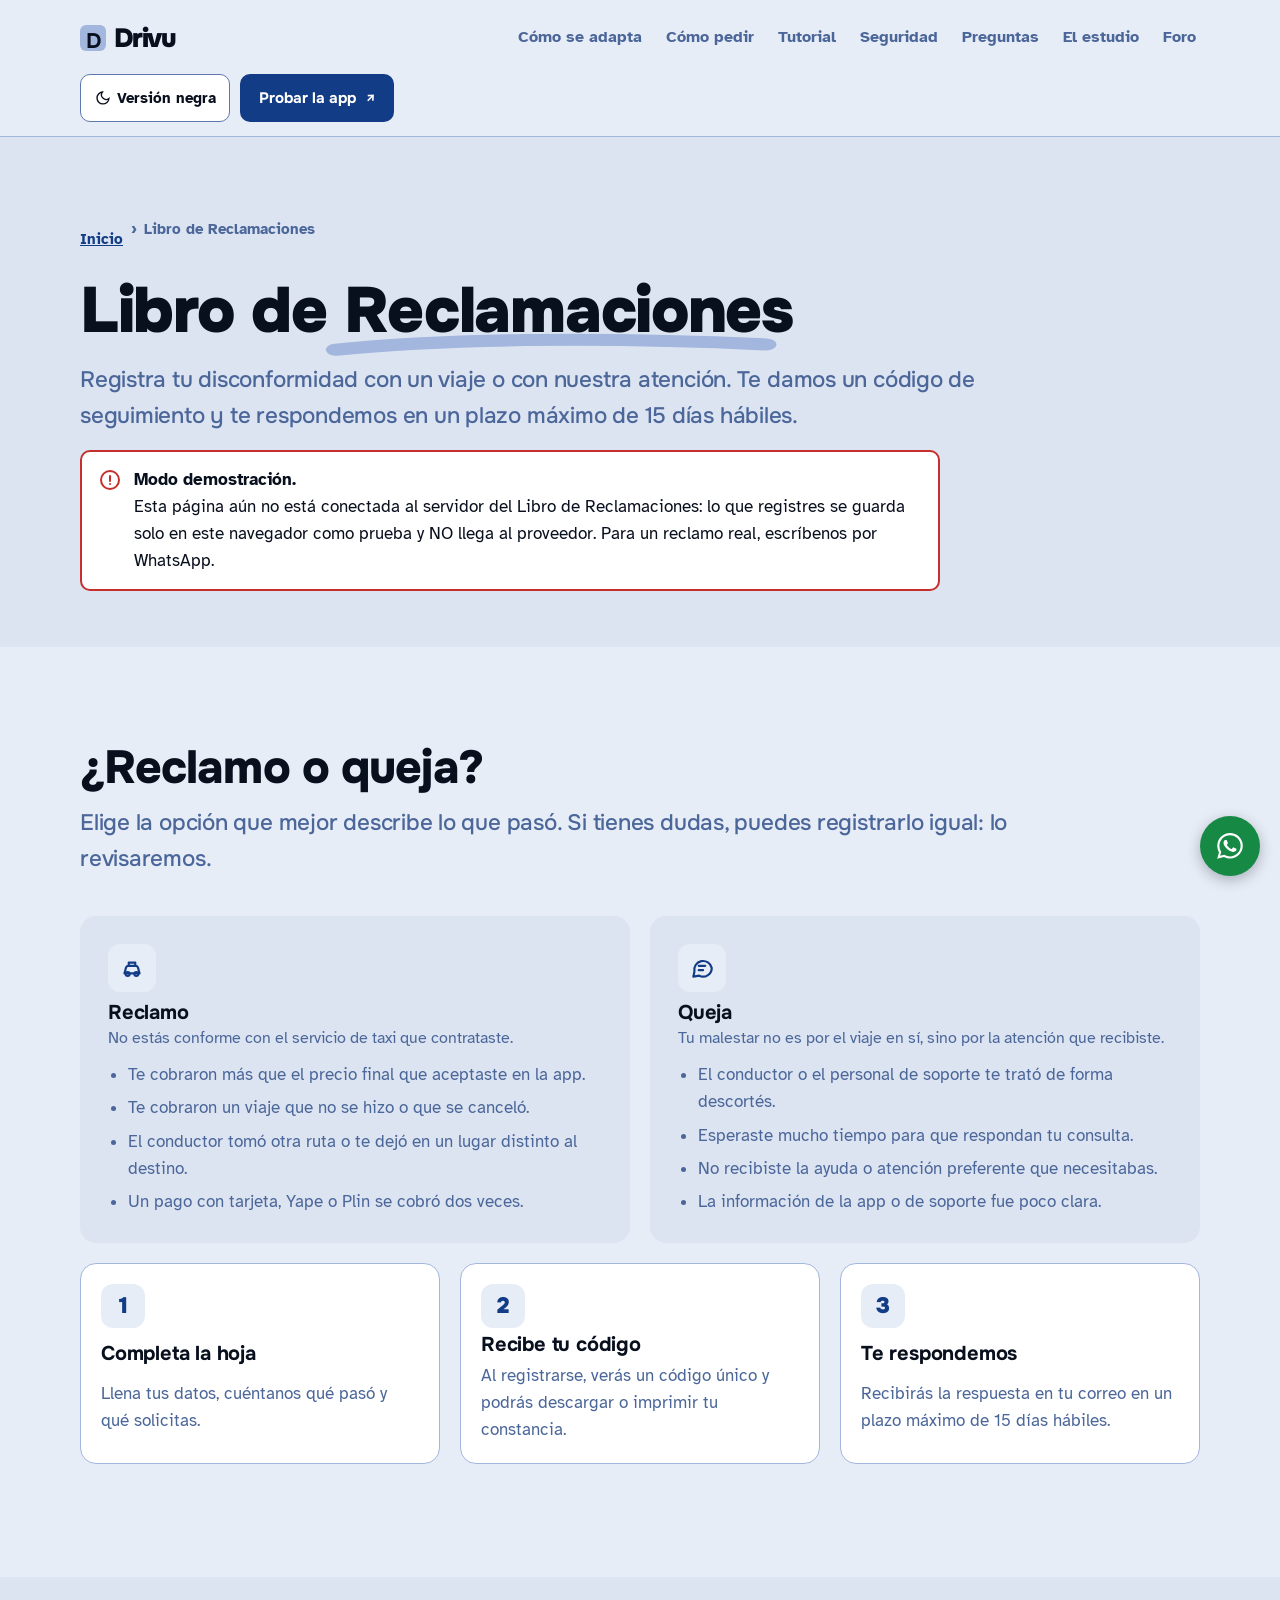
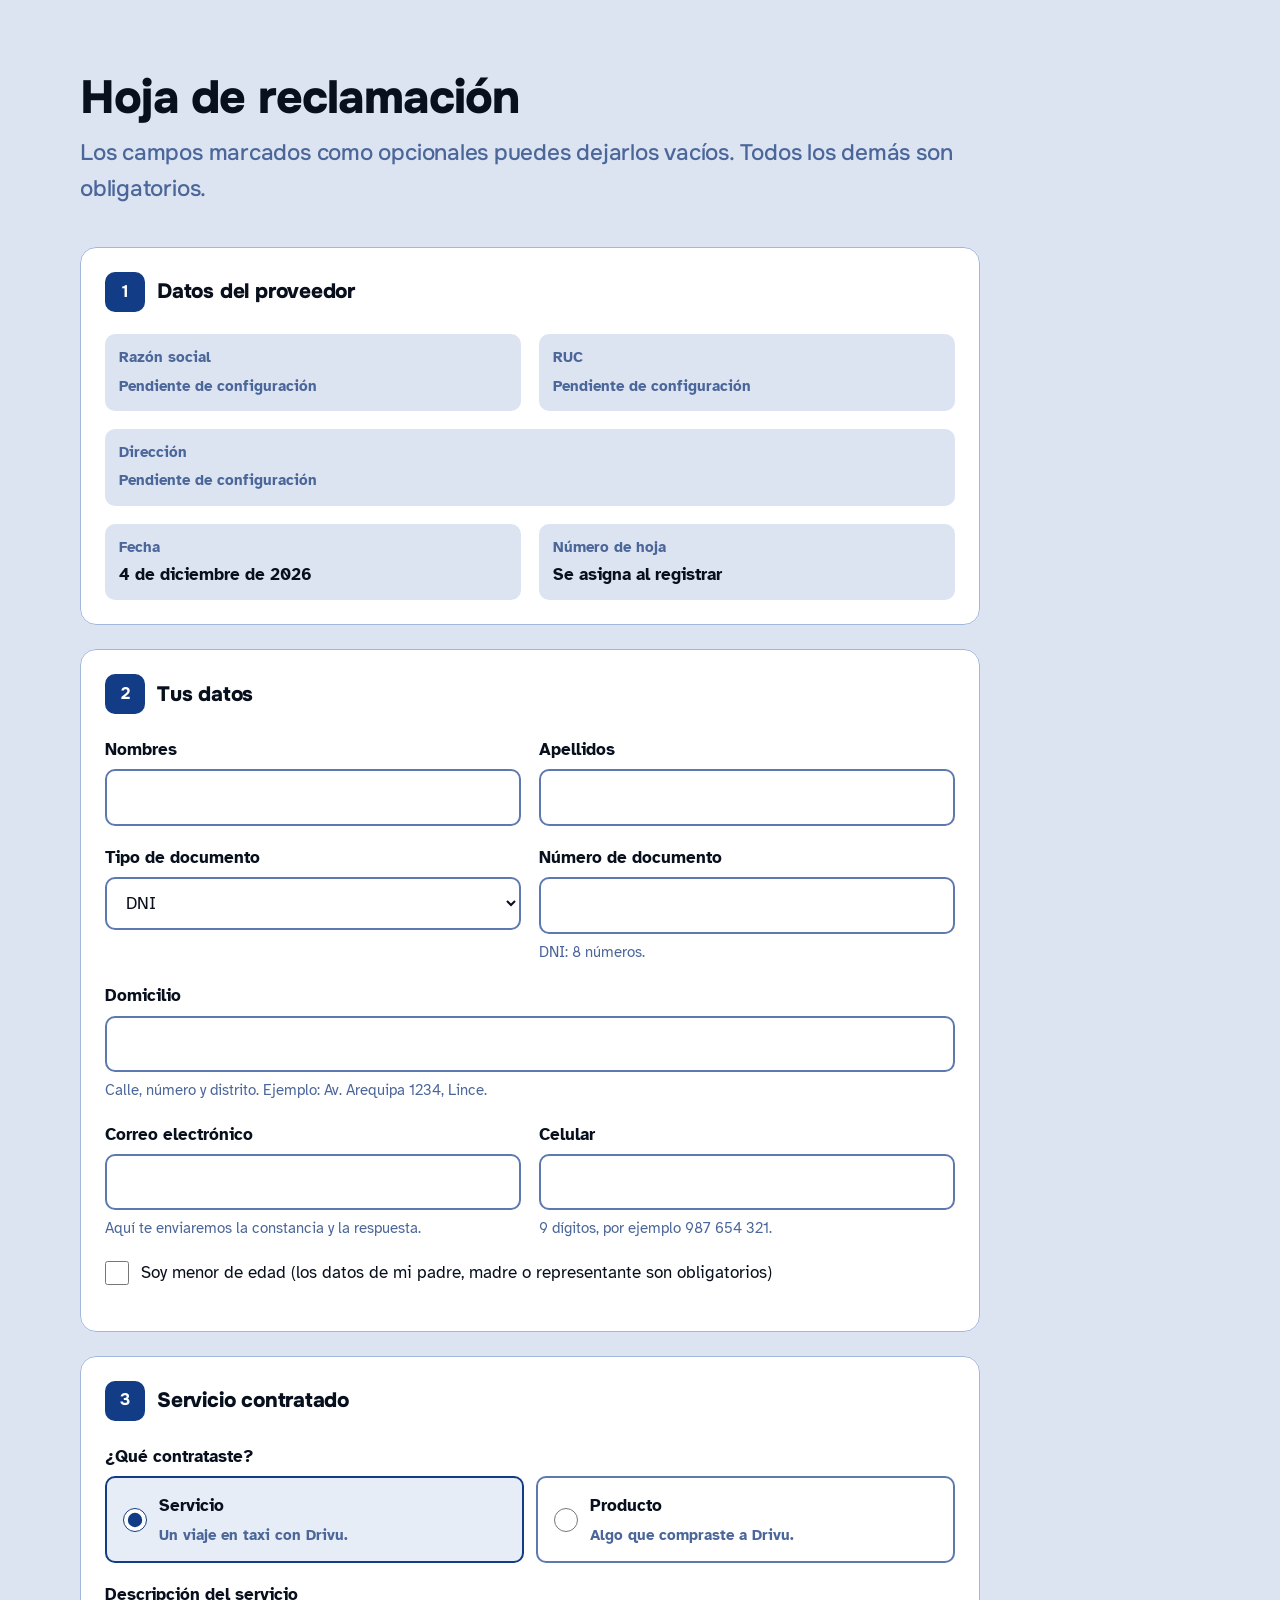
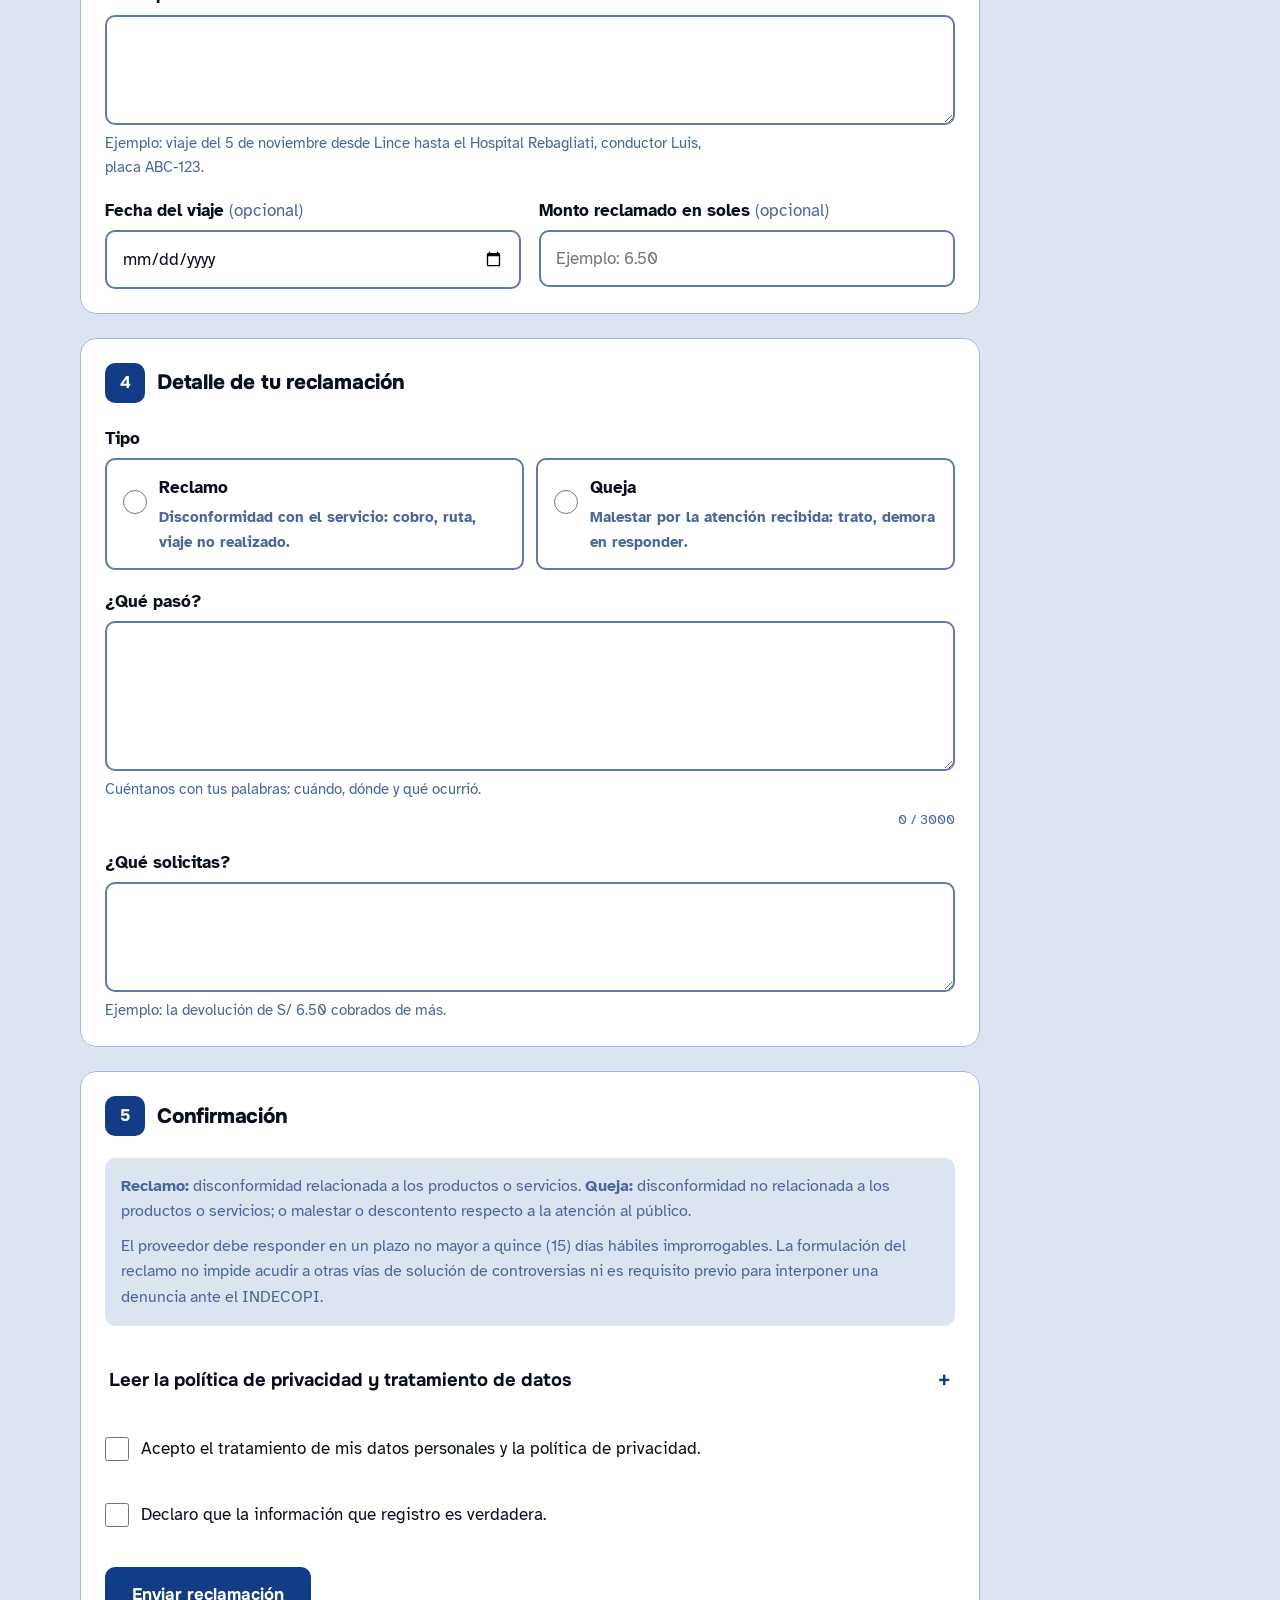
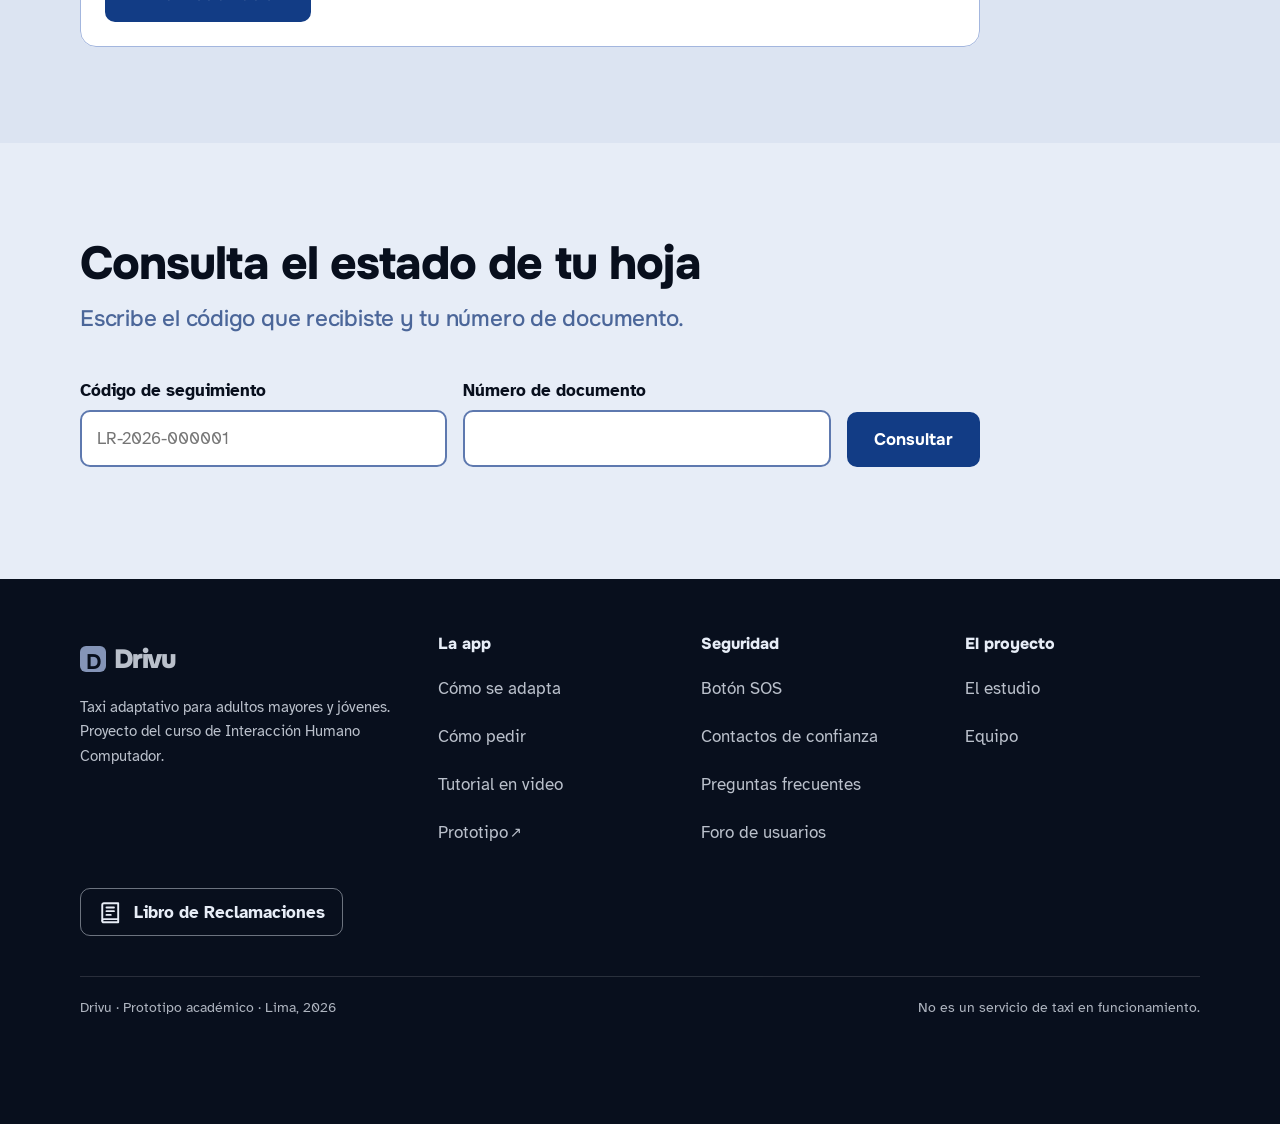
<file: drivu/libro-de-reclamaciones.html>
<!doctype html>
<html lang="es">
<head>
<meta charset="utf-8">
<meta name="viewport" content="width=device-width,initial-scale=1,viewport-fit=cover">
<title>Libro de Reclamaciones · Drivu</title>
<meta name="description" content="Libro de Reclamaciones Virtual de Drivu. Registra un reclamo o una queja y recibe tu constancia con código de seguimiento.">
<!-- Conexión con el servidor del libro: vacío = modo demostración (sin servidor); "mismo-origen" = la API está en el mismo dominio que esta página; o la dirección completa del servidor (por ejemplo https://drivu-libro.onrender.com). -->
<meta name="drivu-libro-api" content="">
<link rel="preconnect" href="https://fonts.googleapis.com">
<link rel="preconnect" href="https://fonts.gstatic.com" crossorigin>
<link rel="stylesheet" href="https://fonts.googleapis.com/css2?family=Onest:wght@500;700;800;900&family=Atkinson+Hyperlegible:wght@400;700&display=swap">
<style>
/* Reset básico */
:root{padding-top:0!important;padding-bottom:0!important}
html{-webkit-text-size-adjust:100%}
body{margin:0}
img,svg{max-width:100%}
[hidden]{display:none!important}

/* Layout: estructura de landing tipo inDrive (una columna larga, hero con formulario, grupos de 3 tarjetas, FAQ en acordeón, footer como mapa del sitio). Diseño plano: bloques separados por color, sin sombras ni degradados; el trazo de "marcador" es el único recurso gráfico. */
:root{
  --bg:#E7EDF7; --band:#DCE4F2; --surface:#FFFFFF; --ink:#080F1D; --muted:#4B6699; --line:#A3B6DE;
  --accent:#123C85; --accent-ink:#FFFFFF; --link:#123C85; --hi:#A3B6DE; --hi-ink:#080F1D; --danger:#C62F2B;
  --dark:#080F1D; --dark-ink:#E7EDF7; --chip:#E7EDF7; --control:#5E79AF; --focus:#123C85; --phone:#080F1D; --screen:#E7EDF7;
  --ov:231,237,247; --sk0:#B8C9E8; --sk1:#D3DDF0; --sk2:#E7EDF7; --sk3:#EFF3FA; --sea0:#B4C4E4; --sea1:#C9D6EE; --win:#FFFFFF; --sun:#FFFFFF; --hill:#D6E0F1; --bld:#A3B6DE; --gnd:#CCD8EC; --road:#B4C4E4; --dash:#FFFFFF; --car:#123C85; --carwin:#E7EDF7; --wheel:#080F1D; --lamp:#FFFFFF; --hub:#A3B6DE;
  --f-display:"Onest","Segoe UI",system-ui,sans-serif;
  --f-body:"Atkinson Hyperlegible","Verdana",system-ui,sans-serif;
  --r:10px; --wrap:1160px;
}
@media (prefers-color-scheme: dark){:root:not([data-theme="light"]){
  --bg:#080F1D; --band:#0C1526; --surface:#101B2D; --ink:#E7EDF7; --muted:#A3B6DE; --line:#2B3C5A;
  --accent:#A3B6DE; --accent-ink:#080F1D; --link:#A3B6DE; --hi:#A3B6DE; --hi-ink:#080F1D; --danger:#D23C35;
  --dark:#050A14; --dark-ink:#E7EDF7; --chip:#172B52; --control:#5E79AF; --focus:#A3B6DE; --phone:#03060D; --screen:#101B2D;
  --ov:8,15,29; --sk0:#080F1D; --sk1:#101B2D; --sk2:#123C85; --sk3:#5E79AF; --sea0:#123C85; --sea1:#101B2D; --win:#A3B6DE; --sun:#A3B6DE; --hill:#101B2D; --bld:#0C1526; --gnd:#101B2D; --road:#080F1D; --dash:#A3B6DE; --car:#A3B6DE; --carwin:#123C85; --wheel:#080F1D; --lamp:#E7EDF7; --hub:#5E79AF; color-scheme:dark }}
:root[data-theme="dark"]{
  --bg:#080F1D; --band:#0C1526; --surface:#101B2D; --ink:#E7EDF7; --muted:#A3B6DE; --line:#2B3C5A;
  --accent:#A3B6DE; --accent-ink:#080F1D; --link:#A3B6DE; --hi:#A3B6DE; --hi-ink:#080F1D; --danger:#D23C35;
  --dark:#050A14; --dark-ink:#E7EDF7; --chip:#172B52; --control:#5E79AF; --focus:#A3B6DE; --phone:#03060D; --screen:#101B2D;
  --ov:8,15,29; --sk0:#080F1D; --sk1:#101B2D; --sk2:#123C85; --sk3:#5E79AF; --sea0:#123C85; --sea1:#101B2D; --win:#A3B6DE; --sun:#A3B6DE; --hill:#101B2D; --bld:#0C1526; --gnd:#101B2D; --road:#080F1D; --dash:#A3B6DE; --car:#A3B6DE; --carwin:#123C85; --wheel:#080F1D; --lamp:#E7EDF7; --hub:#5E79AF; color-scheme:dark }

*{box-sizing:border-box}
body{background:var(--bg);color:var(--ink);font-family:var(--f-body);font-size:1.0625rem;line-height:1.6}
.wrap{max-width:var(--wrap);margin-inline:auto;padding-inline:max(20px,env(safe-area-inset-left,0px)) max(20px,env(safe-area-inset-right,0px))}
h1,h2,h3{font-family:var(--f-display);line-height:1.08;text-wrap:balance;margin:0;letter-spacing:-.02em}
h1{font-size:clamp(2.6rem,6.2vw,4.8rem);font-weight:900}
h2{font-size:clamp(1.9rem,3.8vw,2.9rem);font-weight:800}
h3{font-size:1.25rem;font-weight:700;letter-spacing:-.01em}
p{margin:0;max-width:62ch}
a{color:var(--link)}
:focus-visible{outline:3px solid var(--focus);outline-offset:3px;border-radius:6px}
.hero-bg :focus-visible,footer :focus-visible,.banner :focus-visible{outline-color:#A3B6DE}
html{scroll-padding-top:calc(110px + env(safe-area-inset-top,0px))}
main:focus{outline:none}
.sr-only{position:absolute;width:1px;height:1px;padding:0;margin:-1px;overflow:hidden;clip:rect(0,0,0,0);white-space:nowrap;border:0}
.skip{position:absolute;left:16px;top:-80px;z-index:20;background:var(--ink);color:var(--bg);font-weight:700;padding:.8em 1.2em;border-radius:var(--r);text-decoration:none}
.skip:focus{top:calc(12px + env(safe-area-inset-top,0px))}
.ext{font-size:.85em;margin-left:.15em}
.sub{font-family:var(--f-display);font-weight:500;font-size:clamp(1.15rem,2vw,1.4rem);color:var(--muted);letter-spacing:-.01em}
.btn{display:inline-flex;align-items:center;justify-content:center;gap:.5em;font-family:var(--f-display);font-weight:700;text-decoration:none;padding:.9em 1.5em;border-radius:var(--r);border:2px solid var(--accent);font-size:1.05rem;cursor:pointer}
.btn.primary{background:var(--accent);color:var(--accent-ink)}
.btn.ghost{background:transparent;color:var(--ink);border-color:var(--ink)}

/* trazo de marcador */
.mark{position:relative;white-space:nowrap;display:inline-block}
.mark svg{position:absolute;left:-4%;bottom:-.18em;width:108%;height:.42em;overflow:visible;pointer-events:none}
.mark path{fill:none;stroke:var(--hi);stroke-width:9;stroke-linecap:round;stroke-linejoin:round}
.circle{position:relative;display:inline-block;padding-inline:.15em}
.circle svg{position:absolute;inset:-22% -10%;width:120%;height:144%;overflow:visible;pointer-events:none}
.circle path{fill:none;stroke:var(--accent);stroke-width:3.5;stroke-linecap:round}
@media (prefers-reduced-motion:no-preference){
  .mark path{stroke-dasharray:420;stroke-dashoffset:0;animation:draw 1s .25s ease-out both}
  @keyframes draw{from{stroke-dashoffset:420}to{stroke-dashoffset:0}}
}

/* header */
header.top{border-bottom:1px solid var(--line);position:sticky;top:0;padding-top:env(safe-area-inset-top,0px);background:var(--bg);z-index:5}
.bar{display:flex;align-items:center;justify-content:space-between;gap:12px;padding-block:14px;flex-wrap:wrap}
.logo{min-height:44px;font-family:var(--f-display);font-weight:900;font-size:1.65rem;letter-spacing:-.05em;color:var(--ink);text-decoration:none;display:inline-flex;align-items:center;gap:.3em}
.logo b{display:inline-grid;place-items:center;width:1.25em;height:1.25em;background:var(--hi);color:var(--hi-ink);border-radius:6px;font-size:.8em;letter-spacing:-.06em}
.bar nav{display:flex;gap:16px;flex-wrap:wrap}
.bar nav a{color:var(--muted);text-decoration:none;font-weight:700;font-size:.98rem;display:inline-flex;align-items:center;min-height:44px;padding-inline:4px}
.bar nav a:hover{color:var(--ink)}
.actions{display:flex;gap:10px;align-items:center}
.actions .btn{padding:.6em 1.1em;font-size:.95rem;min-height:44px}
.theme{font:inherit;font-weight:700;font-size:.95rem;min-height:44px;display:inline-flex;align-items:center;gap:.4em;border:1.5px solid var(--control);background:var(--surface);color:var(--ink);border-radius:var(--r);padding:.55em .9em;cursor:pointer}
.theme svg{width:1.05em;height:1.05em}

/* hero */
.hero{display:grid;grid-template-columns:minmax(0,640px);gap:48px;align-items:center;padding-block:120px calc(14vw + 40px)}
.hero > div{min-width:0;display:grid;gap:22px}
.order{background:var(--band);border-radius:16px;padding:24px;display:grid;gap:14px}
.order h3{font-size:1.15rem}
.field{display:grid;gap:6px}
.field label{font-weight:700;font-size:.92rem;color:var(--muted)}
.field select,.field input{font:inherit;font-size:1.05rem;padding:.8em .9em;border-radius:var(--r);border:1.5px solid var(--control);background:var(--surface);color:var(--ink);width:100%}
.fare{display:flex;justify-content:space-between;align-items:center;gap:12px;background:var(--surface);border:1.5px solid var(--line);border-radius:var(--r);padding:12px 14px}
.fare .amt{font-family:var(--f-display);font-weight:800;font-size:1.6rem;color:var(--ink)}
.badge{display:inline-flex;align-items:center;gap:.35em;background:var(--accent);color:var(--accent-ink);font-weight:700;font-size:.82rem;border-radius:6px;padding:.25em .6em}
.pay{display:flex;gap:8px;flex-wrap:wrap}
.pay button{flex:1 1 30%;min-width:0;min-height:48px;font:inherit;font-weight:700;padding:.7em;border-radius:var(--r);border:1.5px solid var(--control);background:var(--surface);color:var(--ink);cursor:pointer}
.pay button[aria-pressed="true"]{border-color:var(--accent);background:var(--chip)}
.note{font-size:1rem;color:var(--muted)}
#order-note.done{color:var(--ink);font-weight:700;background:var(--chip);border-radius:var(--r);padding:10px 12px}

/* hero con imagen de fondo: ilustración de la Costa Verde al atardecer, siempre oscura en ambos temas */
.hero-bg{position:relative;overflow:hidden;background:var(--sk3)}
.scene{position:absolute;inset:0;width:100%;height:100%;display:block}
.hero-bg::after{content:"";position:absolute;inset:0;background:linear-gradient(90deg,rgba(var(--ov),.92) 0%,rgba(var(--ov),.78) 38%,rgba(var(--ov),.25) 75%,rgba(var(--ov),.1) 100%)}
.hero-bg .hero{position:relative;z-index:1}
.hero-bg .hero > div{color:var(--ink)}
.hero-bg h1{color:var(--ink)}
.hero-bg .sub{color:var(--ink)}
.hero-bg .btn.ghost{color:var(--ink);border-color:var(--ink)}
.hero-bg :focus-visible{outline-color:var(--focus)}
.hero-bg::after{-webkit-mask-image:linear-gradient(180deg,#000 0,#000 62%,transparent 82%);mask-image:linear-gradient(180deg,#000 0,#000 62%,transparent 82%)}
.taxi{animation:drive 16s linear infinite}
.dashes{animation:dashes 1.6s linear infinite}
@keyframes drive{from{transform:translateX(-340px)}to{transform:translateX(1680px)}}
@keyframes dashes{to{stroke-dashoffset:-80}}
@media (prefers-reduced-motion:reduce){.taxi{transform:translateX(600px)}}
@media (max-width:960px){.hero-bg::after{background:linear-gradient(180deg,rgba(var(--ov),.9) 0%,rgba(var(--ov),.75) 55%,rgba(var(--ov),.55) 100%)}}
/* cifras */
.facts{display:grid;grid-template-columns:repeat(4,1fr);gap:0;border-block:1px solid var(--line)}
.fact{padding:28px 20px;display:grid;gap:4px;border-left:1px solid var(--line)}
.fact:first-child{border-left:0}
.fact b{font-family:var(--f-display);font-weight:900;font-size:2.4rem;letter-spacing:-.03em;font-variant-numeric:tabular-nums}
.fact span{color:var(--muted);font-size:.98rem}

section{padding-block:80px}
section.band{background:var(--band)}
.head{display:grid;gap:12px;margin-bottom:40px}

/* adaptación */
.adapt{display:grid;grid-template-columns:.9fr 1.1fr;gap:56px;align-items:center}
.adapt > div{min-width:0;display:grid;gap:18px}
.stage{display:grid;justify-items:center;gap:14px}
.phone{width:290px;max-width:100%;background:var(--phone);border-radius:40px;padding:11px}
.screen{background:var(--screen);border-radius:30px;padding:22px 18px 20px;min-height:520px;display:flex;flex-direction:column;gap:12px;transition:gap .4s}
.s-top{display:flex;justify-content:space-between;align-items:center;font-size:.9rem;color:var(--muted)}
.sos{background:var(--danger);color:#ffffff;font-weight:700;border-radius:6px;padding:.2em .7em;font-size:.9rem}
.greet{font-family:var(--f-display);font-weight:800;font-size:1.35rem;transition:font-size .4s}
.place{display:flex;align-items:center;gap:12px;background:var(--bg);border:1.5px solid var(--line);border-radius:12px;padding:12px 14px;transition:padding .4s,font-size .4s;font-size:.95rem}
.place b{display:block}.place small{color:var(--muted)}
.dot{flex:none;width:34px;height:34px;border-radius:8px;background:var(--chip);display:grid;place-items:center;font-weight:700;font-size:.85rem;color:var(--accent);transition:width .4s,height .4s}
.extras{display:grid;grid-template-columns:1fr 1fr;gap:8px;transition:opacity .35s,max-height .45s;max-height:200px;overflow:hidden}
.extras span{background:var(--chip);border-radius:8px;padding:8px;font-size:.85rem;text-align:center}
.price{margin-top:auto;background:var(--accent);color:var(--accent-ink);border-radius:12px;padding:14px;display:flex;justify-content:space-between;align-items:center;font-weight:700;transition:padding .4s,font-size .4s}
.price .amt{font-family:var(--f-display);font-size:1.5rem}
.phone.simple .screen{gap:16px}
.phone.simple .greet{font-size:1.7rem}
.phone.simple .place{padding:18px 16px;font-size:1.15rem}
.phone.simple .place.minor{display:none}
.phone.simple .dot{width:44px;height:44px}
.phone.simple .extras{opacity:0;max-height:0}
.phone.simple .price{padding:20px 16px;font-size:1.15rem}
.toggle{display:inline-flex;background:var(--surface);border:1.5px solid var(--control);border-radius:var(--r);padding:4px}
.toggle button{font:inherit;font-weight:700;font-size:.95rem;min-height:44px;border:0;background:transparent;color:var(--muted);padding:.5em 1em;border-radius:7px;cursor:pointer}
.toggle button[aria-pressed="true"]{background:var(--accent);color:var(--accent-ink)}
.caption{font-size:.88rem;color:var(--muted);text-align:center;max-width:34ch}
.signals{display:grid;gap:14px;list-style:none;margin:0;padding:0}
.signals li{display:grid;grid-template-columns:auto 1fr;gap:4px 14px;align-items:start}
.signals li::before{content:"";grid-row:span 2;width:10px;height:10px;margin-top:.45em;border-radius:50%;background:var(--accent)}
.signals p{color:var(--muted)}

/* tarjetas x3 */
.cards{display:grid;grid-template-columns:repeat(3,1fr);gap:20px}
.card{background:var(--band);border-radius:16px;padding:28px;display:grid;gap:10px;align-content:start}
section.band .card{background:var(--surface)}
.card p{color:var(--muted)}
.ico{width:48px;height:48px;border-radius:12px;background:var(--chip);color:var(--accent);display:grid;place-items:center}
.ico svg{width:26px;height:26px;fill:none;stroke:currentColor;stroke-width:2;stroke-linecap:round;stroke-linejoin:round}
.ico.red{color:var(--danger)}

/* banner */
.banner{background:var(--accent);color:var(--accent-ink);border-radius:20px;padding:44px 40px;display:flex;justify-content:space-between;align-items:center;gap:24px;flex-wrap:wrap}
.banner h2{color:var(--accent-ink);max-width:20ch}
.banner p{color:var(--accent-ink);margin-top:10px}
.banner .btn{background:var(--bg);color:var(--ink);border-color:var(--bg)}

/* pasos */
.steps{list-style:none;margin:0;padding:0;display:grid;grid-template-columns:repeat(3,1fr);gap:28px;counter-reset:n}
.steps li{counter-increment:n;display:grid;gap:10px;align-content:start}
.steps li::before{content:counter(n);font-family:var(--f-display);font-weight:900;font-size:3.4rem;line-height:1;color:var(--accent);letter-spacing:-.04em}
.steps p{color:var(--muted)}

/* pagos */
.payments{display:grid;grid-template-columns:repeat(3,1fr);gap:20px}
.payment{display:flex;gap:16px;align-items:center;border:1.5px solid var(--line);border-radius:16px;padding:22px;background:var(--surface)}
.payment .ico{flex:none}
.payment p{color:var(--muted);font-size:.98rem}

/* comparación */
.compare{overflow-x:auto;border:1.5px solid var(--line);border-radius:16px;background:var(--surface)}
table{width:100%;border-collapse:collapse;min-width:640px;font-size:1rem}
th,td{padding:14px 18px;text-align:left;border-bottom:1px solid var(--line);vertical-align:top}
thead th{font-family:var(--f-display);font-size:.95rem;font-weight:700}
thead th.us{color:var(--accent)}
tbody tr:last-child td{border-bottom:0}
td.us{background:var(--chip);font-weight:700}
td.us::before{content:"✓ ";color:var(--accent);font-weight:700}

/* FAQ */
.faq{display:grid;gap:0;border-top:1px solid var(--line);max-width:860px}
.faq details{border-bottom:1px solid var(--line)}
.faq summary{list-style:none;cursor:pointer;display:flex;justify-content:space-between;align-items:center;gap:16px;padding:22px 4px;font-family:var(--f-display);font-weight:700;font-size:1.15rem}
.faq summary::-webkit-details-marker{display:none}
.faq summary::after{content:"+";font-size:1.6rem;font-weight:500;line-height:1;color:var(--accent);transition:transform .2s}
.faq details[open] summary::after{transform:rotate(45deg)}
.faq details p{padding:0 4px 22px;color:var(--muted)}

/* estudio y equipo */
.study{display:grid;grid-template-columns:1fr 1fr;gap:48px;align-items:start}
.study > div{min-width:0;display:grid;gap:16px}
.metrics{display:grid;grid-template-columns:1fr 1fr;gap:12px}
.metric{background:var(--surface);border-radius:12px;padding:16px;display:grid;gap:4px}
.metric b{font-family:var(--f-display);font-size:1.1rem}
.metric span{color:var(--muted);font-size:.92rem}
.status{border-left:4px solid var(--hi);background:var(--surface);padding:14px 16px;border-radius:0 10px 10px 0;font-size:1rem}
.team{list-style:none;margin:0;padding:0;display:grid;grid-template-columns:repeat(5,1fr);gap:16px}
.team li{display:grid;gap:10px;justify-items:start}
.avatar{width:56px;height:56px;border-radius:12px;background:var(--chip);display:grid;place-items:center;font-family:var(--f-display);font-weight:800;color:var(--ink);font-size:1.1rem}
.team b{font-size:1rem;line-height:1.3}
.prof{margin-top:24px;color:var(--muted)}

/* footer */
footer{background:var(--dark);color:var(--dark-ink);padding-block:56px calc(32px + env(safe-area-inset-bottom,0px))}
.fcols{display:grid;grid-template-columns:1.4fr repeat(3,1fr);gap:28px}
.fcols h4{font-family:var(--f-display);font-size:1rem;margin:0 0 12px}
.fcols ul{list-style:none;margin:0;padding:0;display:grid;gap:8px}
.fcols a{color:var(--dark-ink);opacity:.8;text-decoration:none}
.fcols a:hover{opacity:1;text-decoration:underline}
.fcols p{opacity:.8;font-size:.95rem}
footer .logo{color:var(--dark-ink)}
.legal{border-top:1px solid rgba(248,249,250,.18);margin-top:40px;padding-top:20px;display:flex;justify-content:space-between;gap:12px;flex-wrap:wrap;font-size:.88rem;opacity:.75}

@media (max-width:960px){
  .hero,.adapt,.study{grid-template-columns:1fr}
  .facts{grid-template-columns:1fr 1fr}
  .fact:nth-child(3){border-left:0}
  .fact:nth-child(n+3){border-top:1px solid var(--line)}
  .cards,.steps{grid-template-columns:1fr 1fr}
  .payments{grid-template-columns:1fr}
  .team{grid-template-columns:repeat(3,1fr)}
  .fcols{grid-template-columns:1fr 1fr}
  .bar nav{display:none}
}
@media (max-width:600px){
  .wrap{padding-inline:max(16px,env(safe-area-inset-left,0px)) max(16px,env(safe-area-inset-right,0px))}
  .cards,.steps,.payments,.metrics{grid-template-columns:1fr}
  .team{grid-template-columns:1fr 1fr}
  .banner{padding:32px 22px}
  section{padding-block:60px}
  .actions .btn{display:none}
  .fact b{font-size:2rem}
}
/* adaptación por tamaño de pantalla */
@media (min-width:1600px){
  :root{--wrap:1440px}
  body{font-size:1.25rem}
  h1{font-size:5.8rem}
  h2{font-size:3.4rem}
  .sub{font-size:1.7rem}
  .hero{grid-template-columns:minmax(0,820px);padding-block:150px calc(14vw + 40px)}
  .btn{font-size:1.2rem}
  .phone{width:340px}
}
@media (min-width:2200px){
  :root{--wrap:1800px}
  body{font-size:1.5rem}
  h1{font-size:7.2rem}
  h2{font-size:4.2rem}
}
@media (min-width:601px) and (max-width:960px){
  .hero{padding-block:96px 104px}
  .btn{padding:.9em 1.4em}
}
@media (max-width:600px){
  .hero{padding-block:56px 240px}
  h1{font-size:2.5rem}
  .hero .btn{width:100%}
  .bar{flex-wrap:nowrap;gap:8px}
  .actions{margin-left:auto}
  .theme span{display:none}
  .theme{padding:.55em .7em}
  .logo{font-size:1.45rem}
  .bar nav#secciones{flex-basis:100%}
  .bar{flex-wrap:wrap}
  .facts{grid-template-columns:1fr 1fr}
  .phone{width:100%;max-width:300px}
}
@media (prefers-reduced-motion:reduce){*{transition:none!important;animation:none!important}}

/* menú de secciones en pantallas angostas */
.menu-btn{display:none;font:inherit;font-weight:700;min-height:44px;padding:.5em 1em;border:1.5px solid var(--control);border-radius:var(--r);background:var(--surface);color:var(--ink);cursor:pointer}
@media (max-width:960px){
  .menu-btn{display:inline-flex;align-items:center}
  .bar nav#secciones{display:none;order:5;width:100%;flex-direction:column;gap:0;border-top:1px solid var(--line);padding-top:6px}
  .bar nav#secciones.open{display:flex}
}
/* formulario */
.form-title{font-size:1.2rem;display:flex;align-items:center;gap:.5em;flex-wrap:wrap}
.tag-ej{font-family:var(--f-body);font-size:.8rem;font-weight:700;letter-spacing:.04em;text-transform:uppercase;background:var(--hi);color:var(--hi-ink);border-radius:6px;padding:.2em .55em}
fieldset.pay{border:0;margin:0;padding:0;min-width:0}
fieldset.pay legend{font-weight:700;font-size:.92rem;color:var(--muted);padding:0;margin-bottom:6px;float:left;width:100%}
.pay button[aria-pressed="true"]::before{content:"✓ ";color:var(--accent)}
.pay button[aria-pressed="true"]{border-width:2.5px}
/* tabla: encabezados de fila */
tbody th{font-weight:700;text-align:left}
/* pie de página */
.fcols h2.fh{font-family:var(--f-display);font-size:1rem;margin:0 0 12px;letter-spacing:0}
.fcols a{display:inline-flex;align-items:center;min-height:44px}
.fcols ul{gap:0}
/* criterios de la clase de diseño responsive y adaptativo */
/* objetivos táctiles de al menos 48 px y separación entre ellos */
.btn,.theme,.menu-btn,.toggle button,.bar nav a,.logo,.fcols a{min-height:48px}
.actions .btn{min-height:48px}
.faq summary{min-height:56px}
.theme{min-width:48px;justify-content:center}
.pay button{min-height:48px}
/* retroalimentación inmediata al tocar */
a,button,summary{-webkit-tap-highlight-color:rgba(18,60,133,.18)}
.btn,.theme,.menu-btn,.toggle button{transition:transform .08s,filter .15s}
.btn:active,.theme:active,.menu-btn:active,.toggle button:active{transform:scale(.97);filter:brightness(.92)}
.faq summary:active{background:var(--band)}
@media (hover:hover) and (pointer:fine){.btn:hover{filter:brightness(1.08)}.card:hover,.payment:hover{border-color:var(--accent)}}
/* contenido fluido */
section{padding-block:clamp(48px,8vw,96px)}
/* teléfono en horizontal: menos relleno vertical */
@media (orientation:landscape) and (max-height:520px){
  .hero{padding-block:48px 120px}
  section{padding-block:40px}
}
/* móvil: comparación apilada en tarjetas y acción principal al alcance del pulgar */
.cta-bar{display:none}
@media (max-width:600px){
  .compare{border:0;background:transparent;overflow:visible}
  table,thead,tbody,tr,th,td{display:block;min-width:0}
  thead{position:absolute;width:1px;height:1px;overflow:hidden;clip:rect(0,0,0,0)}
  table{min-width:0}
  tbody tr{background:var(--surface);border:1.5px solid var(--line);border-radius:16px;margin-bottom:14px;overflow:hidden}
  tbody th{padding:14px 16px;background:var(--band);font-family:var(--f-display)}
  tbody td{border-bottom:1px solid var(--line);padding:12px 16px}
  tbody tr td:last-child{border-bottom:0}
  tbody td::before{content:attr(data-label);display:block;font-size:.82rem;font-weight:700;color:var(--muted);margin-bottom:2px}
  td.us::before{content:attr(data-label);color:var(--accent)}
  .cta-bar{display:block;position:fixed;left:0;right:0;bottom:0;z-index:6;background:var(--bg);border-top:1px solid var(--line);padding:10px max(16px,env(safe-area-inset-right,0px)) calc(10px + env(safe-area-inset-bottom,0px)) max(16px,env(safe-area-inset-left,0px))}
  .cta-bar .btn{width:100%}
  body{padding-bottom:calc(80px + env(safe-area-inset-bottom,0px))}
}
@media (forced-colors:active){.btn,.theme,.menu-btn{border:2px solid ButtonText}}

/* tutorial en video */
.vid-ctl{display:flex;justify-content:center;margin-bottom:20px}
.video{max-width:960px;margin-inline:auto;border-radius:16px;overflow:hidden;background:#080F1D;aspect-ratio:16/9;border:1.5px solid var(--line)}
.video video{width:100%;height:100%;display:block;background:#080F1D}
.vid-note{max-width:960px;margin:14px auto 0;text-align:center}
@media (max-width:600px){.toggle{width:100%}.toggle button{flex:1}}

/* Libro de Reclamaciones (acceso en el footer) y botón flotante de WhatsApp */
.lr-pie{margin-top:32px}
.lr-link{display:inline-flex;align-items:center;gap:.6em;min-height:48px;padding:.55em 1em;border:1.5px solid rgba(231,237,247,.45);border-radius:var(--r);color:var(--dark-ink);text-decoration:none;font-weight:700}
.lr-link:hover{border-color:var(--dark-ink);text-decoration:underline}
.lr-link svg{width:1.5em;height:1.5em;flex:none;fill:none;stroke:currentColor;stroke-width:1.8;stroke-linecap:round;stroke-linejoin:round}
.wa-float{position:fixed;z-index:7;right:max(20px,env(safe-area-inset-right,0px));bottom:calc(24px + env(safe-area-inset-bottom,0px));width:60px;height:60px;border-radius:50%;background:#168A45;color:#FFFFFF;display:grid;place-items:center;box-shadow:0 4px 14px rgba(8,15,29,.28);text-decoration:none;transition:transform .18s ease,box-shadow .18s ease,background-color .18s ease,opacity .18s ease}
.wa-float svg{width:32px;height:32px;fill:currentColor}
.wa-float:hover{background:#12753A;box-shadow:0 8px 22px rgba(8,15,29,.34);transform:translateY(-2px)}
.wa-float:focus-visible{outline:3px solid var(--focus);outline-offset:4px}
@media (prefers-reduced-motion:reduce){.wa-float,.wa-float:hover{transition:none;transform:none}}
footer{padding-bottom:calc(104px + env(safe-area-inset-bottom,0px))}
@media (max-width:600px){
  .wa-float{width:56px;height:56px;right:max(16px,env(safe-area-inset-right,0px))}
  .wa-float.sobre-cta{bottom:calc(84px + env(safe-area-inset-bottom,0px))}
  .lr-pie{padding-right:72px}
  .wa-float.oculto{opacity:0;pointer-events:none;transform:translateY(12px)}
}
</style>
<style>
/* Libro de Reclamaciones: usa los mismos tokens, tipografías y componentes de la landing */
.lr-hero{padding-block:clamp(40px,7vw,80px) clamp(32px,5vw,56px)}
.lr-hero .wrap{display:grid;gap:16px}
.migas{display:flex;gap:.5em;flex-wrap:wrap;color:var(--muted);font-weight:700;font-size:.95rem}
.migas a{color:var(--link);display:inline-flex;align-items:center;min-height:44px}
.lr-hero h1{font-size:clamp(2.3rem,5.4vw,4rem)}
.aviso{display:flex;gap:12px;align-items:flex-start;border-radius:var(--r);padding:14px 16px;border:2px solid var(--line);background:var(--surface);max-width:860px}
.aviso svg{width:24px;height:24px;flex:none;margin-top:2px;fill:none;stroke:currentColor;stroke-width:2;stroke-linecap:round;stroke-linejoin:round}
.aviso.alerta{border-color:var(--danger)}
.aviso.alerta svg{color:var(--danger)}
.aviso p{max-width:none}
.aviso strong{display:block}
.tipos{display:grid;grid-template-columns:repeat(2,1fr);gap:20px}
.tipos .card ul{margin:4px 0 0;padding-left:1.2em;display:grid;gap:6px;color:var(--muted)}
.tipos .card h3 span{display:block;font-family:var(--f-body);font-weight:400;font-size:1rem;color:var(--muted);letter-spacing:0;margin-top:6px}
.pasos{display:grid;grid-template-columns:repeat(3,1fr);gap:20px;margin-top:20px;counter-reset:paso;list-style:none;padding:0}
.pasos li{background:var(--surface);border:1.5px solid var(--line);border-radius:16px;padding:20px;display:grid;gap:6px;counter-increment:paso}
.pasos li::before{content:counter(paso);font-family:var(--f-display);font-weight:900;font-size:1.4rem;width:44px;height:44px;border-radius:12px;display:grid;place-items:center;background:var(--chip);color:var(--accent)}
.pasos p{color:var(--muted)}
.lr-form{display:grid;gap:24px;max-width:900px}
.bloque{border:0;margin:0;padding:24px;background:var(--surface);border:1.5px solid var(--line);border-radius:16px;display:grid;gap:18px;min-width:0}
.bloque legend{float:left;width:100%;padding:0;margin-bottom:4px;font-family:var(--f-display);font-weight:800;font-size:1.3rem;letter-spacing:-.01em;display:flex;gap:12px;align-items:center}
.bloque legend + *{clear:both}
.bloque legend b{display:inline-grid;place-items:center;width:40px;height:40px;border-radius:10px;background:var(--accent);color:var(--accent-ink);font-size:1.05rem;flex:none}
.fila{display:grid;grid-template-columns:repeat(2,minmax(0,1fr));gap:18px}
.campo{display:grid;gap:6px;align-content:start;min-width:0}
.campo.ancho{grid-column:1/-1}
.campo label,.campo .lbl{font-weight:700;color:var(--ink)}
.campo .ayuda{font-size:.95rem;color:var(--muted)}
.opc{font-weight:400;color:var(--muted)}
.campo input,.campo select,.campo textarea{font:inherit;font-size:1.0625rem;min-height:52px;padding:.75em .9em;border-radius:var(--r);border:2px solid var(--control);background:var(--surface);color:var(--ink);width:100%}
.campo textarea{min-height:150px;resize:vertical;line-height:1.5}
.campo input:focus-visible,.campo select:focus-visible,.campo textarea:focus-visible{outline:3px solid var(--focus);outline-offset:2px}
.campo [aria-invalid="true"]{border-color:var(--danger)}
.error{display:none;gap:6px;align-items:flex-start;color:var(--danger);font-weight:700;font-size:.98rem}
.error.ver{display:flex}
.error::before{content:"!";flex:none;display:inline-grid;place-items:center;width:1.3em;height:1.3em;border-radius:50%;background:var(--danger);color:#fff;font-size:.8em;margin-top:.15em}
.contador{font-size:.9rem;color:var(--muted);justify-self:end}
.dato{display:grid;gap:2px;padding:12px 14px;border-radius:var(--r);background:var(--band)}
.dato span{font-size:.92rem;color:var(--muted);font-weight:700}
.dato strong{font-weight:700;overflow-wrap:anywhere}
.pend{display:inline-flex;align-items:center;gap:.4em;font-weight:700;color:var(--danger)}
.eleccion{display:grid;grid-template-columns:repeat(2,minmax(0,1fr));gap:12px}
.eleccion label{display:grid;grid-template-columns:auto 1fr;gap:4px 12px;align-items:start;padding:14px 16px;border:2px solid var(--control);border-radius:var(--r);cursor:pointer;background:var(--surface);min-height:56px}
.eleccion label:has(input:checked){border-color:var(--accent);background:var(--chip)}
.eleccion input{width:24px;height:24px;margin:2px 0 0;accent-color:var(--accent);grid-row:span 2}
.eleccion small{color:var(--muted);font-size:.95rem;grid-column:2}
.check{display:grid;grid-template-columns:auto 1fr;gap:12px;align-items:start;cursor:pointer;min-height:48px}
.check input{width:24px;height:24px;margin:2px 0 0;accent-color:var(--accent)}
.legales{display:grid;gap:10px;font-size:.98rem;color:var(--muted);padding:16px;border-radius:var(--r);background:var(--band)}
.legales p{max-width:none}
.enviar{display:flex;gap:16px;align-items:center;flex-wrap:wrap}
.btn[disabled],.btn[aria-disabled="true"]{opacity:.55;cursor:not-allowed}
.btn.ghost.sm,.btn.primary.sm{padding:.65em 1.1em;font-size:1rem;min-height:48px}
.resumen-err{border:2px solid var(--danger);border-radius:var(--r);padding:16px 18px;background:var(--surface)}
.resumen-err h2{font-size:1.2rem;color:var(--danger)}
.resumen-err ul{margin:10px 0 0;padding-left:1.2em;display:grid;gap:4px}
.resumen-err a{color:var(--link);font-weight:700}
.resultado{border:2px solid var(--accent);border-radius:16px;padding:clamp(20px,4vw,32px);background:var(--surface);display:grid;gap:16px;max-width:900px}
.resultado.demo{border-style:dashed;border-color:var(--danger)}
.resultado h2{font-size:clamp(1.6rem,3vw,2.1rem)}
.codigo{display:flex;gap:12px;align-items:center;flex-wrap:wrap}
.codigo output{font-family:var(--f-display);font-weight:900;font-size:clamp(1.5rem,4vw,2.2rem);letter-spacing:.03em;background:var(--chip);color:var(--ink);padding:.25em .6em;border-radius:var(--r);overflow-wrap:anywhere}
.acciones{display:flex;gap:12px;flex-wrap:wrap}
.estado-msg{font-weight:700}
.estado-msg.mal{color:var(--danger)}
.consulta{display:grid;grid-template-columns:repeat(2,minmax(0,1fr)) auto;gap:16px;align-items:end;max-width:900px}
.consulta-res{margin-top:16px;max-width:900px}
.sitio-web{position:absolute;left:-9999px;width:1px;height:1px;overflow:hidden}
@media (max-width:760px){
  .tipos,.pasos,.fila,.eleccion,.consulta{grid-template-columns:1fr}
  .bloque{padding:18px}
  .enviar .btn{flex:1 1 100%}
}
@media print{
  header.top,footer,.wa-float,.skip{display:none!important}
}
</style>
</head>
<body>
<a class="skip" href="#contenido">Saltar al contenido</a>
<header class="top">
  <div class="wrap bar">
    <a class="logo" href="index.html"><b aria-hidden="true">D</b>Drivu<span class="sr-only">, ir al inicio</span></a>
    <button type="button" class="menu-btn" id="menu-btn" aria-expanded="false" aria-controls="secciones">Secciones</button>
    <nav aria-label="Secciones" id="secciones">
      <a href="index.html#adapta">Cómo se adapta</a>
      <a href="index.html#pedir">Cómo pedir</a>
      <a href="index.html#tutorial">Tutorial</a>
      <a href="index.html#seguridad">Seguridad</a>
      <a href="index.html#preguntas">Preguntas</a>
      <a href="index.html#estudio">El estudio</a>
      <a href="foro.html">Foro</a>
    </nav>
    <div class="actions">
      <button type="button" class="theme" id="theme" aria-label="Cambiar a versión negra"><svg viewBox="0 0 24 24" fill="none" stroke="currentColor" stroke-width="2" aria-hidden="true"><path d="M21 12.8A9 9 0 1 1 11.2 3a7 7 0 0 0 9.8 9.8z"/></svg><span>Versión negra</span></button>
      <a class="btn primary" href="https://claude.ai/artifact/MpJ3Tn1Fr54TbG2AzQWLHt" target="_blank" rel="noopener">Probar la app <span class="sr-only">(se abre en una pestaña nueva)</span><span class="ext" aria-hidden="true">↗</span></a>
    </div>
  </div>
</header>

<main id="contenido" tabindex="-1">
<section class="lr-hero band">
  <div class="wrap">
    <nav class="migas" aria-label="Ruta de navegación"><a href="index.html">Inicio</a><span aria-hidden="true">›</span><span aria-current="page">Libro de Reclamaciones</span></nav>
    <h1>Libro de <span class="mark">Reclamaciones<svg viewBox="0 0 200 20" preserveAspectRatio="none" aria-hidden="true"><path d="M4 14C50 6 120 4 196 10"/></svg></span></h1>
    <p class="sub">Registra tu disconformidad con un viaje o con nuestra atención. Te damos un código de seguimiento y te respondemos en un plazo máximo de 15 días hábiles.</p>
    <div id="modo" class="aviso" role="status" aria-live="polite"><svg viewBox="0 0 24 24" aria-hidden="true"><circle cx="12" cy="12" r="9"/><path d="M12 8v5M12 16h.01"/></svg><p><strong>Comprobando la conexión con el libro…</strong>Espera un momento.</p></div>
  </div>
</section>

<section aria-labelledby="t-tipos">
  <div class="wrap">
    <div class="head"><h2 id="t-tipos">¿Reclamo o queja?</h2><p class="sub">Elige la opción que mejor describe lo que pasó. Si tienes dudas, puedes registrarlo igual: lo revisaremos.</p></div>
    <div class="tipos cards">
      <div class="card"><span class="ico"><svg viewBox="0 0 24 24" aria-hidden="true"><path d="M5 17h14l-1.5-5.5A2 2 0 0 0 15.6 10H8.4a2 2 0 0 0-1.9 1.5z"/><circle cx="8" cy="17.5" r="1.8"/><circle cx="16" cy="17.5" r="1.8"/><path d="M9 10V7h6v3"/></svg></span>
        <h3>Reclamo<span>No estás conforme con el servicio de taxi que contrataste.</span></h3>
        <ul>
          <li>Te cobraron más que el precio final que aceptaste en la app.</li>
          <li>Te cobraron un viaje que no se hizo o que se canceló.</li>
          <li>El conductor tomó otra ruta o te dejó en un lugar distinto al destino.</li>
          <li>Un pago con tarjeta, Yape o Plin se cobró dos veces.</li>
        </ul>
      </div>
      <div class="card"><span class="ico"><svg viewBox="0 0 24 24" aria-hidden="true"><path d="M21 12a8 8 0 0 1-11.6 7.1L4 20l1-4.6A8 8 0 1 1 21 12z"/><path d="M9 10h6M9 14h4"/></svg></span>
        <h3>Queja<span>Tu malestar no es por el viaje en sí, sino por la atención que recibiste.</span></h3>
        <ul>
          <li>El conductor o el personal de soporte te trató de forma descortés.</li>
          <li>Esperaste mucho tiempo para que respondan tu consulta.</li>
          <li>No recibiste la ayuda o atención preferente que necesitabas.</li>
          <li>La información de la app o de soporte fue poco clara.</li>
        </ul>
      </div>
    </div>
    <ol class="pasos">
      <li><h3>Completa la hoja</h3><p>Llena tus datos, cuéntanos qué pasó y qué solicitas.</p></li>
      <li><h3>Recibe tu código</h3><p>Al registrarse, verás un código único y podrás descargar o imprimir tu constancia.</p></li>
      <li><h3>Te respondemos</h3><p>Recibirás la respuesta en tu correo en un plazo máximo de 15 días hábiles.</p></li>
    </ol>
  </div>
</section>

<section class="band" aria-labelledby="t-hoja">
  <div class="wrap">
    <div class="head"><h2 id="t-hoja">Hoja de reclamación</h2><p class="sub">Los campos marcados como opcionales puedes dejarlos vacíos. Todos los demás son obligatorios.</p></div>

    <div id="errores" class="resumen-err" tabindex="-1" hidden><h2>Revisa estos datos antes de enviar</h2><ul></ul></div>

    <form id="hoja" class="lr-form" novalidate>
      <fieldset class="bloque">
        <legend><b aria-hidden="true">1</b>Datos del proveedor</legend>
        <div class="fila">
          <div class="dato"><span>Razón social</span><strong id="p-razon"></strong></div>
          <div class="dato"><span>RUC</span><strong id="p-ruc"></strong></div>
          <div class="dato campo ancho"><span>Dirección</span><strong id="p-dir"></strong></div>
        </div>
        <div class="fila">
          <div class="dato"><span>Fecha</span><strong id="p-fecha"></strong></div>
          <div class="dato"><span>Número de hoja</span><strong>Se asigna al registrar</strong></div>
        </div>
      </fieldset>

      <fieldset class="bloque">
        <legend><b aria-hidden="true">2</b>Tus datos</legend>
        <div class="fila">
          <div class="campo"><label for="nombres">Nombres</label><input id="nombres" name="nombres" autocomplete="given-name" maxlength="80"><p class="error" id="e-nombres"></p></div>
          <div class="campo"><label for="apellidos">Apellidos</label><input id="apellidos" name="apellidos" autocomplete="family-name" maxlength="80"><p class="error" id="e-apellidos"></p></div>
          <div class="campo"><label for="tipoDoc">Tipo de documento</label><select id="tipoDoc" name="tipoDoc"><option value="DNI">DNI</option><option value="CE">Carné de extranjería</option><option value="PAS">Pasaporte</option></select><p class="error" id="e-tipoDoc"></p></div>
          <div class="campo"><label for="numDoc">Número de documento</label><input id="numDoc" name="numDoc" inputmode="numeric" autocomplete="off" maxlength="12" aria-describedby="a-numDoc"><p class="ayuda" id="a-numDoc">DNI: 8 números.</p><p class="error" id="e-numDoc"></p></div>
          <div class="campo ancho"><label for="domicilio">Domicilio</label><input id="domicilio" name="domicilio" autocomplete="street-address" maxlength="200" aria-describedby="a-domicilio"><p class="ayuda" id="a-domicilio">Calle, número y distrito. Ejemplo: Av. Arequipa 1234, Lince.</p><p class="error" id="e-domicilio"></p></div>
          <div class="campo"><label for="correo">Correo electrónico</label><input id="correo" name="correo" type="email" autocomplete="email" maxlength="254" aria-describedby="a-correo"><p class="ayuda" id="a-correo">Aquí te enviaremos la constancia y la respuesta.</p><p class="error" id="e-correo"></p></div>
          <div class="campo"><label for="telefono">Celular</label><input id="telefono" name="telefono" type="tel" inputmode="tel" autocomplete="tel" maxlength="15" aria-describedby="a-telefono"><p class="ayuda" id="a-telefono">9 dígitos, por ejemplo 987 654 321.</p><p class="error" id="e-telefono"></p></div>
        </div>
        <label class="check"><input type="checkbox" id="menor" name="menor" aria-controls="rep"><span>Soy menor de edad (los datos de mi padre, madre o representante son obligatorios)</span></label>
        <div id="rep" class="fila" hidden>
          <div class="campo ancho"><label for="repNombre">Nombre completo del padre, madre o representante</label><input id="repNombre" name="repNombre" maxlength="160"><p class="error" id="e-repNombre"></p></div>
          <div class="campo"><label for="repTipoDoc">Tipo de documento del representante</label><select id="repTipoDoc" name="repTipoDoc"><option value="DNI">DNI</option><option value="CE">Carné de extranjería</option><option value="PAS">Pasaporte</option></select><p class="error" id="e-repTipoDoc"></p></div>
          <div class="campo"><label for="repNumDoc">Número de documento del representante</label><input id="repNumDoc" name="repNumDoc" inputmode="numeric" maxlength="12"><p class="error" id="e-repNumDoc"></p></div>
        </div>
      </fieldset>

      <fieldset class="bloque">
        <legend><b aria-hidden="true">3</b>Servicio contratado</legend>
        <div class="campo" role="radiogroup" aria-labelledby="l-tipoBien" aria-describedby="e-tipoBien">
          <span class="lbl" id="l-tipoBien">¿Qué contrataste?</span>
          <div class="eleccion">
            <label><input type="radio" name="tipoBien" value="servicio" checked><span>Servicio</span><small>Un viaje en taxi con Drivu.</small></label>
            <label><input type="radio" name="tipoBien" value="producto"><span>Producto</span><small>Algo que compraste a Drivu.</small></label>
          </div>
          <p class="error" id="e-tipoBien"></p>
        </div>
        <div class="campo"><label for="descripcion">Descripción del servicio</label><textarea id="descripcion" name="descripcion" maxlength="500" style="min-height:110px" aria-describedby="a-descripcion"></textarea><p class="ayuda" id="a-descripcion">Ejemplo: viaje del 5 de noviembre desde Lince hasta el Hospital Rebagliati, conductor Luis, placa ABC-123.</p><p class="error" id="e-descripcion"></p></div>
        <div class="fila">
          <div class="campo"><label for="fechaServicio">Fecha del viaje <span class="opc">(opcional)</span></label><input id="fechaServicio" name="fechaServicio" type="date"><p class="error" id="e-fechaServicio"></p></div>
          <div class="campo"><label for="monto">Monto reclamado en soles <span class="opc">(opcional)</span></label><input id="monto" name="monto" inputmode="decimal" placeholder="Ejemplo: 6.50" maxlength="10"><p class="error" id="e-monto"></p></div>
        </div>
      </fieldset>

      <fieldset class="bloque">
        <legend><b aria-hidden="true">4</b>Detalle de tu reclamación</legend>
        <div class="campo" role="radiogroup" aria-labelledby="l-tipo" aria-describedby="e-tipo">
          <span class="lbl" id="l-tipo">Tipo</span>
          <div class="eleccion">
            <label><input type="radio" name="tipo" value="reclamo"><span>Reclamo</span><small>Disconformidad con el servicio: cobro, ruta, viaje no realizado.</small></label>
            <label><input type="radio" name="tipo" value="queja"><span>Queja</span><small>Malestar por la atención recibida: trato, demora en responder.</small></label>
          </div>
          <p class="error" id="e-tipo"></p>
        </div>
        <div class="campo"><label for="hechos">¿Qué pasó?</label><textarea id="hechos" name="hechos" maxlength="3000" aria-describedby="a-hechos c-hechos"></textarea><p class="ayuda" id="a-hechos">Cuéntanos con tus palabras: cuándo, dónde y qué ocurrió.</p><span class="contador" id="c-hechos" aria-live="off">0 / 3000</span><p class="error" id="e-hechos"></p></div>
        <div class="campo"><label for="pedido">¿Qué solicitas?</label><textarea id="pedido" name="pedido" maxlength="1500" style="min-height:110px" aria-describedby="a-pedido"></textarea><p class="ayuda" id="a-pedido">Ejemplo: la devolución de S/ 6.50 cobrados de más.</p><p class="error" id="e-pedido"></p></div>
      </fieldset>

      <fieldset class="bloque">
        <legend><b aria-hidden="true">5</b>Confirmación</legend>
        <div class="legales">
          <p><strong>Reclamo:</strong> disconformidad relacionada a los productos o servicios. <strong>Queja:</strong> disconformidad no relacionada a los productos o servicios; o malestar o descontento respecto a la atención al público.</p>
          <p>El proveedor debe responder en un plazo no mayor a quince (15) días hábiles improrrogables. La formulación del reclamo no impide acudir a otras vías de solución de controversias ni es requisito previo para interponer una denuncia ante el INDECOPI.</p>
        </div>
        <details class="faq" style="max-width:none;border-top:0">
          <summary>Leer la política de privacidad y tratamiento de datos</summary>
          <p>Tus datos personales se usan solo para registrar, atender y responder esta hoja de reclamación, conforme a la Ley N.º 29733, Ley de Protección de Datos Personales, y su reglamento. Se guardan en un servidor con acceso restringido durante el tiempo que exige la norma de protección al consumidor y no se comparten con terceros, salvo con el INDECOPI u otra autoridad que los solicite. Puedes ejercer tus derechos de acceso, rectificación, cancelación y oposición escribiendo al correo de atención del proveedor. <span id="priv-pend"></span></p>
        </details>
        <label class="check"><input type="checkbox" id="aceptaDatos" name="aceptaDatos" aria-describedby="e-aceptaDatos"><span>Acepto el tratamiento de mis datos personales y la política de privacidad.</span></label>
        <p class="error" id="e-aceptaDatos"></p>
        <label class="check"><input type="checkbox" id="declaraVeraz" name="declaraVeraz" aria-describedby="e-declaraVeraz"><span>Declaro que la información que registro es verdadera.</span></label>
        <p class="error" id="e-declaraVeraz"></p>
        <div class="sitio-web" aria-hidden="true"><label for="sitioWeb">No llenar</label><input id="sitioWeb" name="sitioWeb" tabindex="-1" autocomplete="off"></div>
        <div id="envio-err" class="aviso alerta" role="alert" hidden><svg viewBox="0 0 24 24" aria-hidden="true"><circle cx="12" cy="12" r="9"/><path d="M12 8v5M12 16h.01"/></svg><p></p></div>
        <div class="enviar"><button type="submit" class="btn primary" id="btn-enviar">Enviar reclamación</button></div>
      </fieldset>
    </form>

    <div id="resultado" class="resultado" tabindex="-1" hidden>
      <h2 id="r-titulo"></h2>
      <p id="r-texto"></p>
      <div class="codigo"><span>Tu código de seguimiento:</span><output id="r-codigo"></output><button type="button" class="btn ghost sm" id="r-copiar">Copiar código</button></div>
      <p id="r-correo" class="estado-msg"></p>
      <div class="acciones">
        <button type="button" class="btn primary sm" id="r-descargar">Descargar constancia</button>
        <button type="button" class="btn ghost sm" id="r-imprimir">Imprimir constancia</button>
        <button type="button" class="btn ghost sm" id="r-enviar">Enviar a mi correo</button>
      </div>
      <p id="r-accion" class="estado-msg" role="status" aria-live="polite"></p>
      <p><button type="button" class="btn ghost sm" id="r-otra">Registrar otra hoja</button></p>
    </div>
  </div>
</section>

<section aria-labelledby="t-consulta">
  <div class="wrap">
    <div class="head"><h2 id="t-consulta">Consulta el estado de tu hoja</h2><p class="sub">Escribe el código que recibiste y tu número de documento.</p></div>
    <form id="consulta" class="consulta" novalidate>
      <div class="campo"><label for="q-codigo">Código de seguimiento</label><input id="q-codigo" autocomplete="off" placeholder="LR-2026-000001" maxlength="24"></div>
      <div class="campo"><label for="q-doc">Número de documento</label><input id="q-doc" autocomplete="off" maxlength="12"></div>
      <button type="submit" class="btn primary">Consultar</button>
    </form>
    <div id="q-res" class="consulta-res" role="status" aria-live="polite"></div>
  </div>
</section>
</main>

<footer>
  <div class="wrap">
    <div class="fcols">
      <div><a class="logo" href="index.html"><b aria-hidden="true">D</b>Drivu<span class="sr-only">, ir al inicio</span></a><p style="margin-top:12px">Taxi adaptativo para adultos mayores y jóvenes. Proyecto del curso de Interacción Humano Computador.</p></div>
      <div><h2 class="fh">La app</h2><ul><li><a href="index.html#adapta">Cómo se adapta</a></li><li><a href="index.html#pedir">Cómo pedir</a></li><li><a href="index.html#tutorial">Tutorial en video</a></li><li><a href="https://claude.ai/artifact/MpJ3Tn1Fr54TbG2AzQWLHt" target="_blank" rel="noopener">Prototipo <span class="sr-only">(se abre en una pestaña nueva)</span><span class="ext" aria-hidden="true">↗</span></a></li></ul></div>
      <div><h2 class="fh">Seguridad</h2><ul><li><a href="index.html#seguridad">Botón SOS</a></li><li><a href="index.html#seguridad">Contactos de confianza</a></li><li><a href="index.html#preguntas">Preguntas frecuentes</a></li><li><a href="foro.html">Foro de usuarios</a></li></ul></div>
      <div><h2 class="fh">El proyecto</h2><ul><li><a href="index.html#estudio">El estudio</a></li><li><a href="index.html#equipo">Equipo</a></li></ul></div>
    </div>
    <div class="lr-pie"><a class="lr-link" href="libro-de-reclamaciones.html" aria-current="page"><svg viewBox="0 0 24 24" aria-hidden="true"><path d="M4 4.5A1.5 1.5 0 0 1 5.5 3H19v15H5.5A1.5 1.5 0 0 0 4 19.5z"/><path d="M4 19.5A1.5 1.5 0 0 0 5.5 21H19v-3"/><path d="M8 7h7M8 10.5h7M8 14h4"/></svg>Libro de Reclamaciones</a></div>
    <div class="legal"><span>Drivu · Prototipo académico · Lima, 2026</span><span>No es un servicio de taxi en funcionamiento.</span></div>
  </div>
</footer>
<a class="wa-float" href="https://wa.link/jjhop8" target="_blank" rel="noopener" aria-label="Contáctanos por WhatsApp" title="Contáctanos por WhatsApp"><svg viewBox="0 0 32 32" aria-hidden="true" focusable="false"><path d="M16.04 3C9 3 3.3 8.7 3.3 15.74c0 2.25.59 4.45 1.71 6.39L3.2 28.8l6.84-1.79a12.7 12.7 0 0 0 6 1.53h.01c7.03 0 12.75-5.72 12.75-12.75 0-3.4-1.33-6.6-3.74-9.01A12.66 12.66 0 0 0 16.04 3zm0 23.4h-.01a10.6 10.6 0 0 1-5.4-1.48l-.39-.23-4.06 1.06 1.08-3.96-.25-.41a10.57 10.57 0 0 1-1.62-5.64c0-5.85 4.76-10.61 10.62-10.61 2.83 0 5.5 1.11 7.5 3.11a10.55 10.55 0 0 1 3.1 7.51c0 5.86-4.76 10.65-10.57 10.65zm5.82-7.94c-.32-.16-1.89-.93-2.18-1.04-.29-.11-.5-.16-.72.16-.21.32-.82 1.04-1.01 1.25-.19.21-.37.24-.69.08-.32-.16-1.35-.5-2.57-1.59-.95-.85-1.59-1.9-1.78-2.22-.19-.32-.02-.49.14-.65.14-.14.32-.37.48-.56.16-.19.21-.32.32-.53.11-.21.05-.4-.03-.56-.08-.16-.72-1.73-.98-2.37-.26-.62-.52-.54-.72-.55h-.61c-.21 0-.56.08-.85.4-.29.32-1.12 1.09-1.12 2.66s1.14 3.09 1.3 3.3c.16.21 2.25 3.43 5.44 4.81.76.33 1.35.52 1.82.67.76.24 1.46.21 2.01.13.61-.09 1.89-.77 2.15-1.52.27-.74.27-1.38.19-1.52-.08-.13-.29-.21-.61-.37z"/></svg></a>

<iframe id="impresion" title="Constancia para imprimir" style="position:absolute;width:0;height:0;border:0;visibility:hidden" tabindex="-1" aria-hidden="true"></iframe>

<script>
// Genera la constancia (Hoja de Reclamación) como documento HTML imprimible.
// Se usa en el servidor (correo y descarga) y se inserta tal cual en la página del libro.
(function (raiz) {
  'use strict';
  function esc(v) {
    return String(v == null ? '' : v).replace(/[&<>"']/g, function (c) {
      return { '&': '&amp;', '<': '&lt;', '>': '&gt;', '"': '&quot;', "'": '&#39;' }[c];
    });
  }
  var DOCS = { DNI: 'DNI', CE: 'Carné de extranjería', PAS: 'Pasaporte' };
  function fecha(iso) {
    try {
      return new Intl.DateTimeFormat('es-PE', { timeZone: 'America/Lima', dateStyle: 'long', timeStyle: 'short' }).format(new Date(iso));
    } catch (e) { return iso; }
  }
  function pendiente(v) { return v ? esc(v) : '<em>Pendiente de configuración</em>'; }
  function fila(k, v) { return '<tr><th scope="row">' + esc(k) + '</th><td>' + v + '</td></tr>'; }

  function constanciaHTML(h, opciones) {
    opciones = opciones || {};
    var p = h.proveedor || {}, c = h.consumidor || {}, s = h.servicio || {}, d = h.detalle || {};
    var demo = !!opciones.demo;
    var rep = c.menorDeEdad && c.representante
      ? fila('Padre, madre o representante', esc(c.representante.nombre) + ' · ' + esc(DOCS[c.representante.tipoDoc] || '') + ' ' + esc(c.representante.numDoc))
      : '';
    return '<!doctype html><html lang="es"><head><meta charset="utf-8"><meta name="viewport" content="width=device-width,initial-scale=1">' +
      '<title>Constancia ' + esc(h.codigo) + '</title><style>' +
      'body{font-family:"Atkinson Hyperlegible",Verdana,system-ui,sans-serif;color:#080F1D;background:#fff;margin:0;padding:24px;line-height:1.5}' +
      '.hoja{max-width:760px;margin:auto;border:2px solid #123C85;border-radius:10px;padding:24px}' +
      'h1{font-family:Onest,"Segoe UI",system-ui,sans-serif;font-size:1.5rem;margin:0 0 4px;color:#123C85}' +
      'h2{font-size:1rem;margin:20px 0 6px;padding:6px 10px;background:#E7EDF7;border-radius:6px}' +
      'table{width:100%;border-collapse:collapse}th,td{text-align:left;vertical-align:top;padding:6px 8px;border-bottom:1px solid #A3B6DE}' +
      'th{width:38%;font-weight:700}.cod{font-size:1.25rem;font-weight:700;letter-spacing:.04em}' +
      '.demo{border:2px dashed #C62F2B;color:#C62F2B;padding:10px;border-radius:8px;font-weight:700;margin:12px 0}' +
      '.nota{font-size:.9rem;color:#4B6699}.pre{white-space:pre-wrap}' +
      '@media print{body{padding:0}.hoja{border:0}}' +
      '</style></head><body><div class="hoja">' +
      '<h1>Libro de Reclamaciones Virtual · Hoja de Reclamación</h1>' +
      '<p class="cod">N.º ' + esc(h.numeroHoja) + ' · Código ' + esc(h.codigo) + '</p>' +
      '<p>Fecha de registro: ' + esc(fecha(h.creadoEn)) + '</p>' +
      (demo ? '<p class="demo">CONSTANCIA DE PRUEBA. Generada en modo demostración: esta hoja NO fue enviada al proveedor ni tiene validez legal.</p>' : '') +
      '<h2>1. Identificación del proveedor</h2><table>' +
      fila('Razón social', pendiente(p.razonSocial)) + fila('RUC', pendiente(p.ruc)) + fila('Dirección', pendiente(p.direccion)) +
      '</table><h2>2. Identificación del consumidor reclamante</h2><table>' +
      fila('Nombres y apellidos', esc(c.nombres) + ' ' + esc(c.apellidos)) +
      fila('Documento', esc(DOCS[c.tipoDoc] || c.tipoDoc) + ' ' + esc(c.numDoc)) +
      fila('Domicilio', esc(c.domicilio)) + fila('Correo electrónico', esc(c.correo)) + fila('Teléfono', esc(c.telefono)) +
      fila('Menor de edad', c.menorDeEdad ? 'Sí' : 'No') + rep +
      '</table><h2>3. Identificación del bien contratado</h2><table>' +
      fila('Tipo', s.tipo === 'producto' ? 'Producto' : 'Servicio') +
      fila('Descripción', '<span class="pre">' + esc(s.descripcion) + '</span>') +
      fila('Fecha del servicio', s.fechaServicio ? esc(s.fechaServicio) : 'No indicada') +
      fila('Monto reclamado', s.monto ? 'S/ ' + esc(Number(s.monto).toFixed(2)) : 'No indicado') +
      '</table><h2>4. Detalle de la reclamación y pedido del consumidor</h2><table>' +
      fila('Tipo', d.tipo === 'queja' ? 'Queja' : 'Reclamo') +
      fila('Detalle', '<span class="pre">' + esc(d.hechos) + '</span>') +
      fila('Pedido', '<span class="pre">' + esc(d.pedido) + '</span>') +
      '</table><h2>5. Observaciones y acciones adoptadas por el proveedor</h2><table>' +
      fila('Estado', h.respuesta ? 'Respondido' : 'Registrado, pendiente de respuesta') +
      (h.respuesta ? fila('Respuesta', '<span class="pre">' + esc(h.respuesta) + '</span>') + fila('Fecha de respuesta', esc(fecha(h.respondidoEn))) : '') +
      '</table>' +
      '<p class="nota"><strong>Reclamo:</strong> disconformidad relacionada a los productos o servicios. <strong>Queja:</strong> disconformidad no relacionada a los productos o servicios; o malestar o descontento respecto a la atención al público.</p>' +
      '<p class="nota">El proveedor debe responder en un plazo no mayor a quince (15) días hábiles improrrogables. La formulación del reclamo no impide acudir a otras vías de solución de controversias ni es requisito previo para interponer una denuncia ante el INDECOPI.</p>' +
      '<p class="nota">El consumidor aceptó el tratamiento de sus datos personales para la atención de esta hoja (Ley N.º 29733).</p>' +
      '</div></body></html>';
  }
  var api = { constanciaHTML: constanciaHTML, esc: esc };
  if (typeof module === 'object' && module.exports) module.exports = api;
  else raiz.DrivuConstancia = api;
})(typeof self !== 'undefined' ? self : this);

</script>
<script>
(function(){
  var root=document.documentElement,btn=document.getElementById('theme'),label=btn.querySelector('span');
  var moon='<path d="M21 12.8A9 9 0 1 1 11.2 3a7 7 0 0 0 9.8 9.8z"/>';
  var sun='<circle cx="12" cy="12" r="4"/><path d="M12 2v2M12 20v2M4.9 4.9l1.4 1.4M17.7 17.7l1.4 1.4M2 12h2M20 12h2M4.9 19.1l1.4-1.4M17.7 6.3l1.4-1.4"/>';
  function isDark(){var t=root.getAttribute('data-theme');return t?t==='dark':window.matchMedia('(prefers-color-scheme: dark)').matches;}
  function paint(){var d=isDark();label.textContent=d?'Versión clara':'Versión negra';btn.setAttribute('aria-label',d?'Cambiar a versión clara':'Cambiar a versión negra');btn.querySelector('svg').innerHTML=d?sun:moon;}
  try{var saved=localStorage.getItem('drivu-theme');if(saved)root.setAttribute('data-theme',saved);}catch(e){}
  paint();
  btn.addEventListener('click',function(){var next=isDark()?'light':'dark';root.setAttribute('data-theme',next);try{localStorage.setItem('drivu-theme',next);}catch(e){}paint();});
  try{window.matchMedia('(prefers-color-scheme: dark)').addEventListener('change',paint);}catch(e){}
})();

(function(){
  var b=document.getElementById('menu-btn'),n=document.getElementById('secciones');if(!b||!n)return;
  b.addEventListener('click',function(){var o=n.classList.toggle('open');b.setAttribute('aria-expanded',String(o));});
  n.addEventListener('click',function(e){if(e.target.closest('a')){n.classList.remove('open');b.setAttribute('aria-expanded','false');}});
  document.addEventListener('keydown',function(e){if(e.key==='Escape'&&n.classList.contains('open')){n.classList.remove('open');b.setAttribute('aria-expanded','false');b.focus();}});
})();

(function(){
  // Evita que la barra fija tape el elemento que recibe el foco (WCAG 2.4.11)
  var hdr=document.querySelector('header.top');if(!hdr)return;
  document.addEventListener('focusin',function(e){
    var el=e.target;if(!el||hdr.contains(el)||el.id==='contenido')return;
    var r=el.getBoundingClientRect(),hb=hdr.getBoundingClientRect().bottom;
    if(r.top<hb+8)window.scrollBy(0,r.top-hb-16);
  });
})();

(function(){
  // En pantallas pequeñas el botón de WhatsApp se esconde mientras se escribe, para no tapar campos ni el teclado.
  var w=document.querySelector('.wa-float');if(!w)return;
  document.addEventListener('focusin',function(e){if(e.target.matches('input,textarea,select'))w.classList.add('oculto');});
  document.addEventListener('focusout',function(){w.classList.remove('oculto');});
})();

</script>
<script>
(function(){
  'use strict';
  var $=function(id){return document.getElementById(id)};
  var metaApi=document.querySelector('meta[name="drivu-libro-api"]');
  var CONEXION=(metaApi&&metaApi.content||'').trim();
  var API=CONEXION==='mismo-origen'?'':CONEXION.replace(/\/$/,'');
  var PEND='Pendiente de configuración';
  var estado={modo:'comprobando',proveedor:{razonSocial:null,ruc:null,direccion:null},listo:false,correo:false};
  var actual=null; // última hoja registrada {hoja, token, demo}
  var enviando=false;
  var DEMO_KEY='drivu-libro-demo';

  function uuid(){try{if(crypto.randomUUID)return crypto.randomUUID();}catch(e){}var a=new Uint8Array(16);crypto.getRandomValues(a);return Array.prototype.map.call(a,function(b){return('0'+b.toString(16)).slice(-2)}).join('');}
  var idem=uuid();

  // ---- modo: servidor real o demostración ----
  function pintarProveedor(){
    [['p-razon','razonSocial'],['p-ruc','ruc'],['p-dir','direccion']].forEach(function(x){
      var el=$(x[0]),v=estado.proveedor[x[1]];
      el.innerHTML='';
      if(v)el.textContent=v;else{var s=document.createElement('span');s.className='pend';s.textContent=PEND;el.appendChild(s);}
    });
    $('priv-pend').textContent=estado.proveedor.razonSocial?'':'(El correo de atención y los datos del responsable del tratamiento están pendientes de configuración.)';
    $('p-fecha').textContent=new Intl.DateTimeFormat('es-PE',{timeZone:'America/Lima',dateStyle:'long'}).format(new Date());
  }
  function aviso(tipo,titulo,texto){
    var m=$('modo');m.className='aviso'+(tipo==='alerta'?' alerta':'');
    m.querySelector('p').innerHTML='';
    var b=document.createElement('strong');b.textContent=titulo;m.querySelector('p').appendChild(b);
    m.querySelector('p').appendChild(document.createTextNode(texto));
  }
  function detectar(){
    if(!CONEXION)return Promise.reject(new Error('sin servidor configurado'));
    var ctl=('AbortController' in window)?new AbortController():null;
    var t=setTimeout(function(){if(ctl)ctl.abort()},6000);
    return fetch(API+'/api/libro/estado',{cache:'no-store',signal:ctl&&ctl.signal}).then(function(r){
      clearTimeout(t);if(!r.ok)throw new Error('sin api');
      return r.json();
    }).then(function(j){if(!j||j.ok!==true)throw new Error('sin api');return j;});
  }
  function aplicarModo(){
    pintarProveedor();
    var btn=$('btn-enviar');
    if(estado.modo==='real'&&estado.listo){
      aviso('ok','Libro de Reclamaciones en línea.',' Tu hoja se guarda en el servidor del proveedor y recibirás una constancia con código de seguimiento.');
      btn.disabled=false;
    }else if(estado.modo==='real'){
      aviso('alerta','El libro todavía no puede recibir hojas.',' Faltan la razón social, el RUC o la dirección del proveedor en la configuración. Mientras tanto, escríbenos por WhatsApp.');
      btn.disabled=true;
    }else{
      aviso('alerta','Modo demostración.',' Esta página aún no está conectada al servidor del Libro de Reclamaciones: lo que registres se guarda solo en este navegador como prueba y NO llega al proveedor. Para un reclamo real, escríbenos por WhatsApp.');
      btn.disabled=false;
    }
  }

  // ---- validación (mismas reglas que el servidor) ----
  var DOC={DNI:/^\d{8}$/,CE:/^[A-Za-z0-9]{9,12}$/,PAS:/^[A-Za-z0-9]{6,12}$/};
  var AYUDA_DOC={DNI:'DNI: 8 números.',CE:'Carné de extranjería: de 9 a 12 letras o números.',PAS:'Pasaporte: de 6 a 12 letras o números.'};
  var MSG_DOC={DNI:'El DNI tiene 8 números.',CE:'El carné de extranjería tiene de 9 a 12 letras o números.',PAS:'El pasaporte tiene de 6 a 12 letras o números.'};
  var MAPA={ // clave del servidor -> id del campo
    'consumidor.nombres':'nombres','consumidor.apellidos':'apellidos','consumidor.tipoDoc':'tipoDoc','consumidor.numDoc':'numDoc','consumidor.domicilio':'domicilio','consumidor.correo':'correo','consumidor.telefono':'telefono',
    'representante.nombre':'repNombre','representante.tipoDoc':'repTipoDoc','representante.numDoc':'repNumDoc',
    'servicio.tipo':'tipoBien','servicio.descripcion':'descripcion','servicio.monto':'monto','servicio.fechaServicio':'fechaServicio',
    'detalle.tipo':'tipo','detalle.hechos':'hechos','detalle.pedido':'pedido','aceptaDatos':'aceptaDatos','declaraVeraz':'declaraVeraz'};
  var ETIQ={nombres:'Nombres',apellidos:'Apellidos',tipoDoc:'Tipo de documento',numDoc:'Número de documento',domicilio:'Domicilio',correo:'Correo electrónico',telefono:'Celular',repNombre:'Representante',repTipoDoc:'Documento del representante',repNumDoc:'Número de documento del representante',tipoBien:'Servicio contratado',descripcion:'Descripción del servicio',monto:'Monto reclamado',fechaServicio:'Fecha del viaje',tipo:'Tipo (reclamo o queja)',hechos:'¿Qué pasó?',pedido:'¿Qué solicitas?',aceptaDatos:'Tratamiento de datos',declaraVeraz:'Declaración de veracidad'};
  function val(id){return($(id).value||'').replace(/\s+/g,' ').trim();}
  function radio(n){var r=document.querySelector('input[name="'+n+'"]:checked');return r?r.value:'';}
  function datos(){
    var menor=$('menor').checked;
    return {
      idempotencia:idem,sitioWeb:$('sitioWeb').value,
      consumidor:{nombres:val('nombres'),apellidos:val('apellidos'),tipoDoc:$('tipoDoc').value,numDoc:val('numDoc').toUpperCase(),domicilio:val('domicilio'),correo:val('correo').toLowerCase(),telefono:val('telefono').replace(/[\s-]/g,''),menorDeEdad:menor,
        representante:menor?{nombre:val('repNombre'),tipoDoc:$('repTipoDoc').value,numDoc:val('repNumDoc').toUpperCase()}:null},
      servicio:{tipo:radio('tipoBien'),descripcion:$('descripcion').value.trim(),monto:val('monto').replace(',','.'),fechaServicio:$('fechaServicio').value},
      detalle:{tipo:radio('tipo'),hechos:$('hechos').value.trim(),pedido:$('pedido').value.trim()},
      aceptaDatos:$('aceptaDatos').checked,declaraVeraz:$('declaraVeraz').checked
    };
  }
  function validar(d){
    var e={},c=d.consumidor,s=d.servicio,t=d.detalle;
    if(c.nombres.length<2)e.nombres='Escribe tus nombres.';
    if(c.apellidos.length<2)e.apellidos='Escribe tus apellidos.';
    if(!DOC[c.tipoDoc].test(c.numDoc))e.numDoc=MSG_DOC[c.tipoDoc];
    if(c.domicilio.length<5)e.domicilio='Escribe tu domicilio (calle, número y distrito).';
    if(!/^[^\s@]{1,64}@[^\s@]{1,190}\.[A-Za-z]{2,}$/.test(c.correo))e.correo='Escribe un correo válido, por ejemplo nombre@correo.com.';
    if(!/^(\+?51)?9\d{8}$/.test(c.telefono))e.telefono='Escribe un celular de 9 dígitos que empiece con 9.';
    if(c.menorDeEdad){var r=c.representante;
      if(r.nombre.length<5)e.repNombre='Escribe el nombre completo del padre, madre o representante.';
      if(!DOC[r.tipoDoc].test(r.numDoc))e.repNumDoc=MSG_DOC[r.tipoDoc];}
    if(s.tipo!=='servicio'&&s.tipo!=='producto')e.tipoBien='Indica si fue un producto o un servicio.';
    if(s.descripcion.length<10)e.descripcion='Describe el servicio en al menos 10 caracteres (por ejemplo, fecha y ruta del viaje).';
    if(s.monto&&!/^\d{1,7}(\.\d{1,2})?$/.test(s.monto))e.monto='Escribe un monto en soles, por ejemplo 15.50, o déjalo vacío.';
    if(s.fechaServicio&&Date.parse(s.fechaServicio)>Date.now()+86400000)e.fechaServicio='La fecha del viaje no puede ser futura.';
    if(t.tipo!=='reclamo'&&t.tipo!=='queja')e.tipo='Elige si es un reclamo o una queja.';
    if(t.hechos.length<20)e.hechos='Cuéntanos qué pasó en al menos 20 caracteres.';
    if(t.pedido.length<10)e.pedido='Indica qué solicitas en al menos 10 caracteres.';
    if(!d.aceptaDatos)e.aceptaDatos='Debes aceptar el tratamiento de tus datos personales para registrar la hoja.';
    if(!d.declaraVeraz)e.declaraVeraz='Confirma que la información es verdadera.';
    return e;
  }
  function objetivo(id){return id==='tipoBien'||id==='tipo'?document.querySelector('input[name="'+id+'"]'):$(id);}
  function marcar(id,msg){
    var p=$('e-'+id),el=objetivo(id);if(!p)return;
    p.textContent=msg||'';p.classList.toggle('ver',!!msg);
    if(el&&el.type!=='radio'){
      if(msg)el.setAttribute('aria-invalid','true');else el.removeAttribute('aria-invalid');
      var db=(el.getAttribute('aria-describedby')||'').split(' ').filter(function(x){return x&&x!=='e-'+id});
      if(msg)db.push('e-'+id);
      if(db.length)el.setAttribute('aria-describedby',db.join(' '));else el.removeAttribute('aria-describedby');
    }
  }
  function mostrarErrores(e){
    Object.keys(ETIQ).forEach(function(k){marcar(k,e[k]);});
    var ks=Object.keys(e),box=$('errores'),ul=box.querySelector('ul');ul.innerHTML='';
    if(!ks.length){box.hidden=true;return;}
    ks.forEach(function(k){var li=document.createElement('li'),a=document.createElement('a');a.href='#'+(objetivo(k)||{}).id;a.textContent=ETIQ[k]+': '+e[k];
      a.addEventListener('click',function(ev){ev.preventDefault();var el=objetivo(k);if(el){el.focus();}});li.appendChild(a);ul.appendChild(li);});
    box.hidden=false;box.focus();
  }

  // ---- envío ----
  function errorEnvio(msg){var b=$('envio-err');b.querySelector('p').textContent=msg;b.hidden=!msg;}
  function bloquear(si){enviando=si;var b=$('btn-enviar');b.disabled=si||(estado.modo==='real'&&!estado.listo);b.textContent=si?'Enviando…':'Enviar reclamación';$('hoja').setAttribute('aria-busy',String(si));}

  function guardarDemo(d){
    var lista;
    try{lista=JSON.parse(localStorage.getItem(DEMO_KEY)||'[]');if(!Array.isArray(lista))lista=[];}catch(e){throw new Error('almacen');}
    var previa=lista.filter(function(h){return h.idem===d.idempotencia})[0];
    if(previa)return previa;
    var anio=new Date().getFullYear(),n=lista.filter(function(h){return h.anio===anio}).length+1,num=('00000'+n).slice(-6);
    var hoja={idem:d.idempotencia,anio:anio,codigo:'DEMO-LR-'+anio+'-'+num,numeroHoja:num+'-'+anio+' (prueba)',creadoEn:new Date().toISOString(),
      proveedor:estado.proveedor,consumidor:d.consumidor,servicio:d.servicio,detalle:d.detalle,estado:'registrado',correoEnviado:false};
    lista.push(hoja);
    try{localStorage.setItem(DEMO_KEY,JSON.stringify(lista));
      var ok=JSON.parse(localStorage.getItem(DEMO_KEY)).some(function(h){return h.codigo===hoja.codigo});if(!ok)throw 0;}
    catch(e){throw new Error('almacen');}
    return hoja;
  }

  $('hoja').addEventListener('submit',function(ev){
    ev.preventDefault();
    if(enviando)return;
    errorEnvio('');
    var d=datos(),e=validar(d);
    mostrarErrores(e);
    if(Object.keys(e).length)return;
    if(estado.modo==='demo'){
      try{var h=guardarDemo(d);mostrarResultado({hoja:h,token:null,demo:true});}
      catch(x){errorEnvio('No se pudo guardar el registro de prueba en este navegador (el almacenamiento está bloqueado). Tu hoja NO se registró.');}
      return;
    }
    if(!estado.listo)return;
    bloquear(true);
    fetch(API+'/api/libro/hojas',{method:'POST',headers:{'content-type':'application/json'},body:JSON.stringify(d)})
      .then(function(r){return r.json().catch(function(){return {}}).then(function(j){return {s:r.status,j:j}})})
      .then(function(x){
        bloquear(false);
        if((x.s===201||x.s===200)&&x.j.ok&&x.j.hoja&&x.j.hoja.codigo){mostrarResultado({hoja:x.j.hoja,token:x.j.token,demo:false});return;}
        if(x.s===422&&x.j.errores){var e2={};Object.keys(x.j.errores).forEach(function(k){if(MAPA[k])e2[MAPA[k]]=x.j.errores[k]});mostrarErrores(e2);}
        errorEnvio((x.j.mensaje||'No se pudo registrar la hoja.')+' Tu hoja NO se registró.');
      })
      .catch(function(){bloquear(false);errorEnvio('No hay conexión con el servidor. Tu hoja NO se registró. Revisa tu internet e inténtalo otra vez; no se duplicará.');});
  });

  // ---- resultado y constancia ----
  function mostrarResultado(r){
    actual=r;var h=r.hoja;
    $('hoja').hidden=true;$('errores').hidden=true;
    var box=$('resultado');box.hidden=false;box.classList.toggle('demo',r.demo);
    $('r-titulo').textContent=r.demo?'Registro de prueba guardado en este navegador':'Tu '+(h.detalle.tipo==='queja'?'queja':'reclamo')+' fue registrado';
    $('r-texto').textContent=r.demo?'Estás en modo demostración: esta hoja no llegó al proveedor y no tiene validez legal. Para un reclamo real, escríbenos por WhatsApp.'
      :'Hoja N.º '+h.numeroHoja+'. El proveedor debe responderte en un plazo máximo de 15 días hábiles al correo '+h.consumidor.correo+'.';
    $('r-codigo').textContent=h.codigo;
    var rc=$('r-correo');
    if(r.demo){rc.textContent='En modo demostración no se envían correos.';rc.className='estado-msg';}
    else if(h.correoEnviado){rc.textContent='Te enviamos la constancia a '+h.consumidor.correo+'.';rc.className='estado-msg';}
    else{rc.textContent='Tu hoja está registrada, pero no pudimos enviar el correo. Descarga o imprime tu constancia, o vuelve a intentar el envío.';rc.className='estado-msg mal';}
    var be=$('r-enviar');be.disabled=r.demo;be.title=r.demo?'No disponible en modo demostración':'';
    $('r-accion').textContent='';
    idem=uuid();
    box.focus();box.scrollIntoView({block:'start'});
  }
  function constancia(){return DrivuConstancia.constanciaHTML(actual.hoja,{demo:actual.demo});}
  function accion(msg,mal){var p=$('r-accion');p.textContent=msg;p.className='estado-msg'+(mal?' mal':'');}

  $('r-copiar').addEventListener('click',function(){
    var t=actual&&actual.hoja.codigo;if(!t)return;
    var ok=function(){accion('Código copiado.')},no=function(){accion('No se pudo copiar. Anota el código: '+t,true)};
    try{navigator.clipboard.writeText(t).then(ok,no);}catch(e){no();}
  });
  $('r-descargar').addEventListener('click',function(){
    if(!actual)return;
    var nombre='constancia-'+actual.hoja.codigo+'.html',html=constancia();
    function ancla(){
      try{var url=URL.createObjectURL(new Blob([html],{type:'text/html'})),a=document.createElement('a');a.href=url;a.download=nombre;document.body.appendChild(a);a.click();a.remove();setTimeout(function(){URL.revokeObjectURL(url)},4000);accion('Constancia descargada: '+nombre+'. Ábrela y usa "Guardar como PDF" si la necesitas en PDF.');}
      catch(e){accion('No se pudo descargar en este navegador. Usa "Imprimir constancia".',true);}
    }
    var c=window.claude;
    if(c&&typeof c.use==='function'){
      c.use('downloads').then(function(dl){
        if(!dl)return ancla();
        return dl.save({filename:nombre,data:html}).then(function(){accion('Constancia descargada: '+nombre+'.');},function(err){if(err&&(err.code==='declined'||err.code==='cancelled'))accion('Descarga cancelada.');else ancla();});
      },ancla);
    }else ancla();
  });
  $('r-imprimir').addEventListener('click',function(){
    if(!actual)return;
    var f=$('impresion');
    f.onload=function(){try{f.contentWindow.focus();f.contentWindow.print();accion('Se abrió la ventana de impresión.');}catch(e){accion('Tu navegador no permitió imprimir aquí. Descarga la constancia e imprímela desde el archivo.',true);}f.onload=null;};
    f.srcdoc=constancia();
  });
  $('r-enviar').addEventListener('click',function(){
    if(!actual||actual.demo)return;
    var b=this;b.disabled=true;accion('Enviando…');
    fetch(API+'/api/libro/hojas/'+encodeURIComponent(actual.hoja.codigo)+'/reenviar',{method:'POST',headers:{'content-type':'application/json'},body:JSON.stringify({t:actual.token})})
      .then(function(r){return r.json().catch(function(){return {}}).then(function(j){return {s:r.status,j:j}})})
      .then(function(x){b.disabled=false;if(x.s===200&&x.j.ok)accion('Constancia enviada a '+actual.hoja.consumidor.correo+'.');else accion(x.j.mensaje||'No se pudo enviar el correo.',true);})
      .catch(function(){b.disabled=false;accion('No hay conexión con el servidor. No se envió el correo.',true);});
  });
  $('r-otra').addEventListener('click',function(){
    $('hoja').reset();$('rep').hidden=true;actualizarDoc();contar();
    $('resultado').hidden=true;$('hoja').hidden=false;actual=null;$('nombres').focus();
  });

  // ---- consulta ----
  $('consulta').addEventListener('submit',function(ev){
    ev.preventDefault();
    var cod=$('q-codigo').value.trim().toUpperCase(),doc=$('q-doc').value.trim().toUpperCase(),out=$('q-res');
    function msg(t,mal){out.innerHTML='';var p=document.createElement('p');p.className='aviso'+(mal?' alerta':'');p.textContent=t;out.appendChild(p);}
    if(!cod||!doc)return msg('Escribe el código y tu número de documento.',true);
    var txt=function(h){return 'Hoja '+h.codigo+' ('+(h.tipo||h.detalle&&h.detalle.tipo)+'), registrada el '+new Intl.DateTimeFormat('es-PE',{timeZone:'America/Lima',dateStyle:'long'}).format(new Date(h.creadoEn))+'. Estado: '+(h.estado==='respondido'?'respondida':'registrada, pendiente de respuesta')+'.';};
    if(estado.modo!=='real'){
      var lista=[];try{lista=JSON.parse(localStorage.getItem(DEMO_KEY)||'[]')}catch(e){}
      var h=lista.filter(function(x){return x.codigo===cod&&x.consumidor.numDoc===doc})[0];
      return h?msg(txt(h)+' (registro de prueba de este navegador)'):msg('No encontramos esa hoja. En modo demostración solo se consultan las hojas de prueba guardadas en este navegador.',true);
    }
    msg('Consultando…');
    fetch(API+'/api/libro/consulta',{method:'POST',headers:{'content-type':'application/json'},body:JSON.stringify({codigo:cod,numDoc:doc})})
      .then(function(r){return r.json().catch(function(){return {}}).then(function(j){return {s:r.status,j:j}})})
      .then(function(x){if(x.s===200&&x.j.hoja)msg(txt(x.j.hoja));else msg(x.j.mensaje||'No encontramos una hoja con ese código y documento.',true);})
      .catch(function(){msg('No hay conexión con el servidor. Inténtalo otra vez.',true);});
  });

  // ---- ayudas de los campos ----
  function actualizarDoc(){var t=$('tipoDoc').value;$('a-numDoc').textContent=AYUDA_DOC[t];$('numDoc').setAttribute('inputmode',t==='DNI'?'numeric':'text');$('numDoc').maxLength=t==='DNI'?8:12;}
  $('tipoDoc').addEventListener('change',actualizarDoc);
  $('repTipoDoc').addEventListener('change',function(){$('repNumDoc').setAttribute('inputmode',this.value==='DNI'?'numeric':'text');});
  $('menor').addEventListener('change',function(){$('rep').hidden=!this.checked;});
  function contar(){$('c-hechos').textContent=$('hechos').value.length+' / 3000';}
  $('hechos').addEventListener('input',contar);
  $('fechaServicio').max=new Date().toISOString().slice(0,10);
  // revalida un campo con error cuando la persona lo corrige
  $('hoja').addEventListener('input',function(ev){var id=ev.target.name==='tipo'||ev.target.name==='tipoBien'?ev.target.name:ev.target.id;var p=$('e-'+id);if(p&&p.classList.contains('ver')){var e=validar(datos());marcar(id,e[id]);}});
  $('hoja').addEventListener('change',function(ev){var id=ev.target.name==='tipo'||ev.target.name==='tipoBien'?ev.target.name:ev.target.id;var p=$('e-'+id);if(p&&p.classList.contains('ver')){var e=validar(datos());marcar(id,e[id]);}});

  actualizarDoc();
  pintarProveedor();
  $('btn-enviar').disabled=true;
  detectar().then(function(j){
    estado.modo='real';estado.proveedor=j.proveedor||estado.proveedor;estado.listo=!!j.proveedorConfigurado;estado.correo=!!j.correoConfigurado;aplicarModo();
  },function(){estado.modo='demo';aplicarModo();});
})();
</script>
</body>
</html>
</file>
<file: asistente.css>
/* Asistente del portafolio · Jose Aylas Gutierrez */
.as-fab{position:fixed;right:20px;bottom:20px;z-index:60;display:flex;align-items:center;gap:10px;background:var(--ink,#161513);color:#fff;border:0;border-radius:999px;padding:12px 18px 12px 12px;font:600 15px/1 "Inter Tight",system-ui,sans-serif;cursor:pointer;box-shadow:0 14px 30px -12px rgba(0,0,0,.45)}
.as-fab:hover{background:var(--acc,#C8431C)}
.as-fab .dot{width:32px;height:32px;border-radius:50%;background:var(--acc,#C8431C);display:grid;place-items:center;font-size:16px}
.as-fab:hover .dot{background:#fff;color:var(--acc,#C8431C)}
.as-fab[aria-expanded="true"]{display:none}
.as-panel{position:fixed;right:20px;bottom:20px;z-index:61;width:min(390px,calc(100vw - 24px));height:min(600px,calc(100dvh - 40px));background:#fff;border:1px solid var(--line,#DEDAD0);border-radius:20px;box-shadow:0 30px 60px -24px rgba(0,0,0,.45);display:flex;flex-direction:column;overflow:hidden;font-family:"Inter Tight",system-ui,sans-serif}
.as-panel[hidden]{display:none}
.as-head{display:flex;align-items:center;gap:10px;padding:12px 14px;background:var(--ink,#161513);color:#fff}
.as-head .av{width:36px;height:36px;border-radius:50%;background:var(--acc,#C8431C);display:grid;place-items:center;font:700 13px/1 Georgia,serif;flex:none}
.as-head div{flex:1;min-width:0;display:flex;flex-direction:column}
.as-head b{font-size:15px}
.as-head span{font-size:12px;opacity:.75}
.as-head button{background:rgba(255,255,255,.14);color:#fff;border:0;border-radius:999px;width:34px;height:34px;font-size:18px;cursor:pointer;flex:none}
.as-head button:hover{background:rgba(255,255,255,.28)}
.as-chat{flex:1;overflow-y:auto;background:var(--bg,#F4F1EA);padding:14px 12px;display:flex;flex-direction:column;gap:8px;overscroll-behavior:contain}
.as-msg{max-width:86%;min-width:60px;padding:9px 12px;border-radius:14px;font-size:14.5px;line-height:1.45;white-space:pre-line;word-wrap:break-word;animation:as-pop .18s ease-out}
.as-msg.in{align-self:flex-start;background:#fff;border:1px solid var(--line,#DEDAD0);border-top-left-radius:4px;color:var(--ink,#161513)}
.as-msg.out{align-self:flex-end;background:var(--ink,#161513);color:#fff;border-top-right-radius:4px}
.as-links{display:flex;flex-direction:column;gap:6px;margin-top:8px}
.as-links a{display:block;text-align:center;text-decoration:none;font-weight:600;font-size:14px;padding:9px 12px;border-radius:999px;border:1px solid var(--ink,#161513);color:var(--ink,#161513)}
.as-links a:hover{background:var(--ink,#161513);color:#fff}
.as-links a.wa{background:#1FA855;border-color:#1FA855;color:#fff}
.as-links a.wa:hover{background:#178a45;border-color:#178a45}
.as-typing{align-self:flex-start;background:#fff;border:1px solid var(--line,#DEDAD0);border-radius:14px;padding:10px 12px;display:flex;gap:4px}
.as-typing i{width:6px;height:6px;border-radius:50%;background:#9a958c;animation:as-blink 1.1s infinite}
.as-typing i:nth-child(2){animation-delay:.18s}.as-typing i:nth-child(3){animation-delay:.36s}
@keyframes as-blink{0%,60%,100%{opacity:.3}30%{opacity:1}}
@keyframes as-pop{from{opacity:0;transform:translateY(4px)}to{opacity:1;transform:none}}
.as-chips{display:flex;flex-wrap:wrap;gap:6px;padding:0 12px 10px;background:var(--bg,#F4F1EA)}
.as-chips:empty{padding:0}
.as-chips button{background:#fff;color:var(--ink,#161513);border:1px solid var(--line,#DEDAD0);border-radius:999px;font:600 13px/1 "Inter Tight",system-ui,sans-serif;padding:9px 12px;cursor:pointer}
.as-chips button:hover,.as-chips button:focus-visible{background:var(--acc,#C8431C);border-color:var(--acc,#C8431C);color:#fff;outline:none}
.as-form{display:flex;gap:8px;padding:10px;border-top:1px solid var(--line,#DEDAD0);background:#fff}
.as-form input{flex:1;min-width:0;border:1px solid var(--line,#DEDAD0);border-radius:999px;padding:11px 14px;font:400 16px/1.2 "Inter Tight",system-ui,sans-serif;color:var(--ink,#161513);background:#fff}
.as-form input:focus{outline:2px solid var(--acc,#C8431C);border-color:transparent}
.as-form button{width:42px;height:42px;border-radius:50%;border:0;background:var(--acc,#C8431C);color:#fff;font-size:16px;cursor:pointer;flex:none}
.as-sr{position:absolute;width:1px;height:1px;overflow:hidden;clip:rect(0 0 0 0);white-space:nowrap}
@media (max-width:520px){.as-fab{right:12px;bottom:12px}.as-panel{right:8px;left:8px;bottom:8px;width:auto;height:calc(100dvh - 16px);border-radius:16px}}
@media (prefers-reduced-motion:reduce){.as-msg{animation:none}.as-typing i{animation:none}}
</file>
<file: bot-whatsapp/bot.css>
:root{--bg:#F4F1EA;--ink:#161513;--muted:#5E5A52;--line:#DEDAD0;--acc:#C8431C;--wa:#075E54;--wa-2:#128C7E;--chat:#ECE5DD;--out:#DCF8C6}
*{box-sizing:border-box;margin:0;padding:0}
html{-webkit-text-size-adjust:100%}
body{background:var(--bg);color:var(--ink);font:400 16px/1.5 system-ui,-apple-system,"Segoe UI",Roboto,sans-serif}
.layout{max-width:1120px;margin:0 auto;padding:32px 20px 40px;display:grid;grid-template-columns:minmax(0,1fr) 400px;gap:48px;align-items:start}
.back{color:var(--muted);text-decoration:none;font-size:14px}
.back:hover{color:var(--ink)}
.kicker{margin-top:28px;font-size:12px;font-weight:600;letter-spacing:.14em;text-transform:uppercase;color:var(--acc)}
h1{font:600 clamp(28px,4vw,44px)/1.1 Georgia,"Times New Roman",serif;margin:10px 0 14px;letter-spacing:-.01em}
.intro p{color:var(--muted);max-width:52ch}
.feats{list-style:none;margin:22px 0;display:grid;gap:10px}
.feats li{padding-left:22px;position:relative;color:var(--muted)}
.feats li::before{content:"✓";position:absolute;left:0;color:var(--wa-2);font-weight:700}
.feats b{color:var(--ink)}
.note{font-size:14px;border-left:3px solid var(--line);padding-left:12px}
.cta{display:inline-block;margin-top:22px;background:var(--acc);color:#fff;text-decoration:none;font-weight:600;padding:14px 22px;border-radius:999px}
.cta:hover{filter:brightness(.92)}
.phone{position:sticky;top:20px;background:#111;border-radius:34px;padding:10px;box-shadow:0 30px 60px -30px rgba(0,0,0,.5);display:flex;flex-direction:column;height:min(720px,calc(100vh - 40px));min-height:520px}
.ph-head{background:var(--wa);color:#fff;border-radius:26px 26px 0 0;padding:12px 14px;display:flex;align-items:center;gap:10px}
.ph-head div{flex:1;min-width:0;display:flex;flex-direction:column}
.ph-head b{font-size:15px}
.ph-head span[data-status]{font-size:12px;opacity:.8}
.avatar{width:36px;height:36px;border-radius:50%;background:#fff;color:var(--wa);display:grid;place-items:center;font:700 13px/1 Georgia,serif;flex:none}
.reset{background:rgba(255,255,255,.15);color:#fff;border:0;border-radius:999px;font:600 12px/1 inherit;padding:8px 10px;cursor:pointer}
.reset:hover{background:rgba(255,255,255,.28)}
.chat{flex:1;overflow-y:auto;background:var(--chat);padding:14px 12px;display:flex;flex-direction:column;gap:8px;overscroll-behavior:contain}
.msg{max-width:84%;min-width:76px;padding:8px 10px 18px;border-radius:10px;font-size:14.5px;line-height:1.4;position:relative;white-space:pre-line;word-wrap:break-word;box-shadow:0 1px 1px rgba(0,0,0,.08);animation:pop .18s ease-out}
.msg.in{align-self:flex-start;background:#fff;border-top-left-radius:2px}
.msg.out{align-self:flex-end;background:var(--out);border-top-right-radius:2px}
.msg time{position:absolute;right:8px;bottom:3px;font-size:10.5px;color:#7a7a7a}
.msg.sys{align-self:center;background:#FFF5C4;font-size:12.5px;padding:6px 10px;box-shadow:none;color:#5b5023}
.typing{align-self:flex-start;background:#fff;border-radius:10px;padding:10px 12px;display:flex;gap:4px}
.typing i{width:6px;height:6px;border-radius:50%;background:#9a9a9a;animation:blink 1.1s infinite}
.typing i:nth-child(2){animation-delay:.18s}.typing i:nth-child(3){animation-delay:.36s}
@keyframes blink{0%,60%,100%{opacity:.3}30%{opacity:1}}
@keyframes pop{from{opacity:0;transform:translateY(4px)}to{opacity:1;transform:none}}
.chips{background:var(--chat);display:flex;flex-wrap:wrap;gap:6px;padding:0 12px 10px}
.chips:empty{padding:0}
.chips button{background:#fff;color:var(--wa);border:1px solid #cfd8d4;border-radius:999px;font:600 13px/1 inherit;padding:9px 12px;cursor:pointer}
.chips button:hover,.chips button:focus-visible{background:var(--wa-2);color:#fff;border-color:var(--wa-2);outline:none}
.composer{display:flex;gap:8px;background:#f0f0f0;padding:8px;border-radius:0 0 26px 26px}
.composer input{flex:1;min-width:0;border:0;border-radius:999px;padding:12px 16px;font:400 16px/1.2 inherit;background:#fff}
.composer input:focus{outline:2px solid var(--wa-2)}
.composer button{width:44px;height:44px;border-radius:50%;border:0;background:var(--wa-2);color:#fff;font-size:17px;cursor:pointer;flex:none}
.sr{position:absolute;width:1px;height:1px;overflow:hidden;clip:rect(0 0 0 0);white-space:nowrap}
@media (max-width:900px){.layout{grid-template-columns:minmax(0,1fr);gap:28px}.phone{position:static;height:640px}}
@media (max-width:480px){.layout{padding:20px 12px 28px}.phone{border-radius:24px;padding:6px;height:600px}.ph-head{border-radius:18px 18px 0 0}.composer{border-radius:0 0 18px 18px}}
@media (prefers-reduced-motion:reduce){.msg{animation:none}.typing i{animation:none}}
</file>
<file: botica-alivio/styles.css>
/* Botica Alivio · Glassmorphism Modern
   Fondo blanco verdoso, malla de menta y celeste, tarjetas de vidrio, acento verde botica */
:root{
  --bg:#F2F7F5; --ink:#12302A; --ink-soft:#44605A; --ink-mute:#6E8680;
  --verde:#0E7A61; --verde-osc:#0A5E4A; --verde-claro:#DDF1E9;
  --cielo:#2F6FD0; --coral:#E8684A;
  --mesh-1:#a8e6cf; --mesh-2:#bcdcf7; --mesh-3:#ffd9c7;
  --glass:rgba(255,255,255,.55); --glass-solid:rgba(255,255,255,.88);
  --glass-line:rgba(255,255,255,.75); --line:rgba(18,48,42,.10);
  --shadow:0 20px 50px -24px rgba(18,48,42,.35);
  --font:"Plus Jakarta Sans", system-ui, -apple-system, "Segoe UI", sans-serif;
  --ease:cubic-bezier(.22,.8,.24,1);
}
*{box-sizing:border-box}
html{scroll-behavior:smooth;scroll-padding-top:100px}
body{margin:0;background:var(--bg);color:var(--ink);font:400 16.5px/1.6 var(--font);-webkit-font-smoothing:antialiased;overflow-x:hidden}
img{max-width:100%;display:block}
a{color:inherit}
h1,h2,h3,p{margin:0}
h1,h2,h3{font-weight:700;letter-spacing:-.025em;line-height:1.08;text-wrap:balance}
:focus-visible{outline:3px solid var(--cielo);outline-offset:3px;border-radius:8px}
.wrap{width:100%;max-width:1180px;margin:0 auto;padding-left:max(20px,env(safe-area-inset-left,0px));padding-right:max(20px,env(safe-area-inset-right,0px))}
.skip{position:absolute;left:16px;top:-80px;z-index:100;background:var(--verde);color:#fff;padding:10px 16px;border-radius:10px;font-weight:700}
.skip:focus{top:12px}
.eyebrow{display:inline-block;font:700 .78rem/1 var(--font);letter-spacing:.08em;text-transform:uppercase;color:var(--verde)}
.sec-title{font-size:clamp(2rem,4.6vw,3.3rem);margin-top:14px}
.sec-title em{font-style:normal;color:var(--verde)}
.sec-sub{color:var(--ink-soft);font-size:1.08rem;max-width:56ch;margin-top:14px}

/* malla de fondo de toda la página */
.mesh{position:fixed;inset:-10%;z-index:-1;pointer-events:none;filter:blur(70px) saturate(140%);opacity:.75;
  background:radial-gradient(at 15% 20%,var(--mesh-1) 0,transparent 45%),radial-gradient(at 85% 30%,var(--mesh-2) 0,transparent 45%),radial-gradient(at 60% 90%,var(--mesh-3) 0,transparent 40%);
  animation:drift 30s ease-in-out infinite}
@keyframes drift{0%,100%{transform:scale(1) rotate(0)}50%{transform:scale(1.15) rotate(10deg)}}

/* vidrio */
.glass{background:var(--glass-solid);border:1px solid var(--glass-line);border-radius:24px;box-shadow:var(--shadow)}
@supports ((backdrop-filter:blur(20px)) or (-webkit-backdrop-filter:blur(20px))){
  .glass{background:var(--glass);backdrop-filter:blur(20px) saturate(180%);-webkit-backdrop-filter:blur(20px) saturate(180%)}
}

/* botones */
.btn{display:inline-flex;align-items:center;justify-content:center;gap:.55em;font:700 .98rem/1 var(--font);text-decoration:none;border:0;border-radius:14px;padding:1em 1.4em;cursor:pointer;
  background:var(--verde);color:#fff;box-shadow:0 10px 24px -12px rgba(14,122,97,.8);transition:background .2s,box-shadow .25s,transform .2s var(--ease)}
.btn:hover{background:var(--verde-osc);box-shadow:0 16px 30px -12px rgba(14,122,97,.85)}
.btn-soft{background:var(--glass-solid);color:var(--ink);box-shadow:none;border:1px solid var(--line)}
.btn-soft:hover{background:#fff}
.btn svg{width:1.2em;height:1.2em;fill:currentColor}

/* nav flotante */
.nav{position:fixed;left:0;right:0;top:calc(12px + env(safe-area-inset-top,0px));z-index:60}
.nav-in{display:flex;align-items:center;justify-content:space-between;gap:18px;padding:10px 10px 10px 18px;border-radius:20px}
.logo{display:flex;align-items:center;gap:10px;text-decoration:none;font-weight:800;font-size:1.15rem;letter-spacing:-.02em}
.logo svg{width:32px;height:32px}
.nav-links{position:relative;display:none;gap:6px}
.nav-links a{position:relative;z-index:1;text-decoration:none;font-weight:600;font-size:.94rem;color:var(--ink-soft);padding:9px 14px;border-radius:10px;transition:color .2s}
.nav-links a:hover{color:var(--ink)}
.nav-pill{position:absolute;z-index:0;top:0;left:0;height:100%;border-radius:10px;background:var(--verde-claro);opacity:0;transition:transform .35s var(--ease),width .35s var(--ease),opacity .2s}
.nav .btn{padding:.85em 1.2em;font-size:.9rem}
@media (min-width:920px){.nav-links{display:flex}}
@media (max-width:420px){.nav .btn span{display:none}}

/* hero */
.hero{padding-block:150px 80px}
.hero-grid{display:grid;grid-template-columns:minmax(0,1.15fr) minmax(0,.85fr);gap:clamp(30px,5vw,70px);align-items:center}
.hero h1{font-size:clamp(2.6rem,6.6vw,4.9rem);margin-top:18px;font-weight:800}
.hero h1 em{font-style:normal;background:linear-gradient(90deg,var(--verde),var(--cielo));-webkit-background-clip:text;background-clip:text;color:transparent}
.hero .sec-sub{font-size:1.15rem}
.search{display:flex;align-items:center;gap:8px;margin-top:30px;padding:8px 8px 8px 18px;border-radius:18px;max-width:540px}
.search svg{width:22px;height:22px;flex:none;stroke:var(--ink-mute);fill:none;stroke-width:2}
.search input{flex:1;min-width:0;border:0;background:transparent;font:500 1.02rem var(--font);color:var(--ink);padding:10px 4px}
.search input:focus{outline:none}
.search:focus-within{box-shadow:0 0 0 3px rgba(47,111,208,.35),var(--shadow)}
.chips{display:flex;flex-wrap:wrap;gap:10px;margin-top:22px}
.chip{display:inline-flex;align-items:center;gap:8px;font-weight:600;font-size:.88rem;padding:9px 14px;border-radius:999px;background:var(--glass-solid);border:1px solid var(--glass-line)}
.chip i{width:8px;height:8px;border-radius:50%;background:var(--verde)}
.order{position:relative;padding:24px;animation:bob 6s ease-in-out infinite}
@keyframes bob{50%{transform:translateY(-12px)}}
.order-top{display:flex;justify-content:space-between;align-items:center;margin-bottom:16px}
.order-top b{font-size:1.05rem}
.badge{font:700 .72rem var(--font);letter-spacing:.04em;padding:6px 10px;border-radius:999px;background:var(--verde-claro);color:var(--verde-osc)}
.order ul{list-style:none;margin:0;padding:0;display:grid;gap:12px}
.order li{display:grid;grid-template-columns:44px 1fr auto;gap:12px;align-items:center;font-size:.94rem}
.order li small{display:block;color:var(--ink-mute);font-size:.8rem}
.order li b{font-variant-numeric:tabular-nums}
.ico{width:44px;height:44px;border-radius:12px;display:grid;place-items:center}
.ico svg{width:24px;height:24px}
.order-total{display:flex;justify-content:space-between;margin-top:16px;padding-top:14px;border-top:1px dashed var(--line);font-weight:700}
.track{margin-top:16px;height:8px;border-radius:8px;background:var(--verde-claro);overflow:hidden}
.track i{display:block;height:100%;width:70%;border-radius:8px;background:linear-gradient(90deg,var(--verde),var(--cielo));animation:load 3.5s var(--ease) infinite alternate}
@keyframes load{from{width:35%}to{width:82%}}
.order-foot{display:flex;justify-content:space-between;margin-top:10px;font-size:.82rem;color:var(--ink-mute)}
.float-pill{position:absolute;right:-14px;top:-18px;padding:10px 14px;border-radius:14px;font-weight:700;font-size:.85rem;display:flex;align-items:center;gap:8px;animation:bob 6s ease-in-out -3s infinite}
.float-pill svg{width:18px;height:18px;fill:var(--coral)}
@media (max-width:899px){.hero{padding-block:120px 60px}.hero-grid{grid-template-columns:minmax(0,1fr)}.float-pill{right:8px}}

/* reveal */
section{padding-block:clamp(70px,9vw,120px)}
.reveal{opacity:0;transform:translateY(28px);transition:opacity .8s var(--ease),transform .8s var(--ease);transition-delay:var(--d,0ms)}
.reveal.is-visible{opacity:1;transform:none}
.reveal[data-split]{opacity:1;transform:none}
html:not(.js) .reveal{opacity:1;transform:none}

/* beneficios */
.benefits{display:grid;grid-template-columns:repeat(3,minmax(0,1fr));gap:22px;padding-block:0 30px}
.benefit{padding:26px}
.benefit .ico{margin-bottom:16px}
.benefit h3{font-size:1.2rem;margin-bottom:6px}
.benefit p{color:var(--ink-soft);font-size:.96rem}
@media (max-width:860px){.benefits{grid-template-columns:1fr}}

/* catálogo */
.cat-head{display:flex;flex-wrap:wrap;justify-content:space-between;align-items:end;gap:20px}
.cats{display:flex;gap:8px;overflow-x:auto;padding:6px 2px 10px;margin-top:28px;scrollbar-width:none}
.cats::-webkit-scrollbar{display:none}
.cat{flex:none;font:600 .92rem var(--font);padding:10px 16px;border-radius:12px;border:1px solid var(--line);background:var(--glass-solid);color:var(--ink-soft);cursor:pointer;transition:background .2s,color .2s,border-color .2s}
.cat:hover{color:var(--ink);border-color:rgba(18,48,42,.25)}
.cat[aria-pressed="true"]{background:var(--ink);color:#fff;border-color:var(--ink)}
.products{display:grid;grid-template-columns:repeat(4,minmax(0,1fr));gap:18px;margin-top:18px}
.prod{padding:18px;display:flex;flex-direction:column;gap:10px;border-radius:20px;transition:transform .3s var(--ease),box-shadow .3s}
.prod[hidden]{display:none}
.prod:hover{transform:translateY(-4px);box-shadow:0 26px 50px -26px rgba(18,48,42,.45)}
.prod .ico{width:56px;height:56px;border-radius:16px}
.prod .ico svg{width:30px;height:30px}
.prod h3{font-size:1.02rem;line-height:1.3;letter-spacing:-.01em}
.prod small{color:var(--ink-mute);font-size:.84rem}
.prod-foot{display:flex;justify-content:space-between;align-items:center;margin-top:auto;padding-top:6px}
.prod .price{font-weight:800;font-size:1.15rem;font-variant-numeric:tabular-nums}
.qty{display:flex;align-items:center;gap:4px;background:var(--verde-claro);border-radius:12px;padding:3px}
.qty button{width:32px;height:32px;border:0;border-radius:9px;background:transparent;color:var(--verde-osc);font:700 1.15rem/1 var(--font);cursor:pointer}
.qty button:hover{background:#fff}
.qty output{min-width:18px;text-align:center;font-weight:700;font-variant-numeric:tabular-nums;color:var(--verde-osc)}
.add{border:0;border-radius:12px;background:var(--verde);color:#fff;font:700 .86rem var(--font);padding:10px 14px;cursor:pointer;transition:background .2s}
.add:hover{background:var(--verde-osc)}
.empty{margin-top:24px;color:var(--ink-soft)}
.note{margin-top:22px;font-size:.88rem;color:var(--ink-mute)}
@media (max-width:1040px){.products{grid-template-columns:repeat(3,minmax(0,1fr))}}
@media (max-width:760px){.products{grid-template-columns:repeat(2,minmax(0,1fr))}}
@media (max-width:420px){.products{grid-template-columns:1fr}}

/* servicios */
.serv-grid{display:grid;grid-template-columns:repeat(4,minmax(0,1fr));gap:18px;margin-top:40px}
.serv{padding:24px}
.serv h3{font-size:1.1rem;margin:14px 0 6px}
.serv p{color:var(--ink-soft);font-size:.92rem}
.serv b{display:block;margin-top:14px;font-size:1.25rem;color:var(--verde)}
@media (max-width:1000px){.serv-grid{grid-template-columns:repeat(2,minmax(0,1fr))}}
@media (max-width:520px){.serv-grid{grid-template-columns:1fr}}

/* receta */
.receta{padding:clamp(28px,5vw,56px);display:grid;grid-template-columns:minmax(0,1fr) minmax(0,1fr);gap:clamp(24px,5vw,60px);align-items:center;border-radius:32px}
.steps{list-style:none;margin:0;padding:0;display:grid;gap:14px;counter-reset:s}
.steps li{counter-increment:s;display:grid;grid-template-columns:44px 1fr;gap:14px;align-items:center;padding:14px;border-radius:16px;background:rgba(255,255,255,.6)}
.steps li::before{content:counter(s);width:44px;height:44px;border-radius:12px;display:grid;place-items:center;background:var(--verde);color:#fff;font-weight:800}
.steps b{display:block}
.steps span{color:var(--ink-soft);font-size:.92rem}
@media (max-width:860px){.receta{grid-template-columns:1fr}}

/* testimonio */
.quote{max-width:820px;margin:0 auto;text-align:center;padding:clamp(30px,5vw,56px);border-radius:32px}
.quote p{font-size:clamp(1.3rem,2.6vw,1.8rem);font-weight:600;letter-spacing:-.015em;line-height:1.35}
.quote cite{display:block;margin-top:18px;font-style:normal;color:var(--ink-mute);font-size:.95rem}
.quote .stars{color:#F2A93B;letter-spacing:3px;margin-bottom:14px}

/* FAQ */
.faq{max-width:820px;margin:36px auto 0;display:grid;gap:12px}
.faq details{border-radius:18px;padding:0 22px}
.faq summary{list-style:none;cursor:pointer;display:flex;justify-content:space-between;align-items:center;gap:16px;padding:20px 0;font-weight:700;font-size:1.04rem}
.faq summary::-webkit-details-marker{display:none}
.faq summary::after{content:"+";font-size:1.5rem;font-weight:500;color:var(--verde);transition:transform .3s var(--ease)}
.faq details[open] summary::after{transform:rotate(45deg)}
.faq details p{padding:0 0 20px;color:var(--ink-soft)}

/* contacto */
.contact{display:grid;grid-template-columns:repeat(3,minmax(0,1fr));gap:18px;margin-top:40px}
.contact .glass{padding:26px}
.contact h3{font-size:1.15rem;margin-bottom:12px}
.horas{width:100%;border-collapse:collapse;font-variant-numeric:tabular-nums}
.horas td{padding:7px 0;border-bottom:1px solid var(--line)}
.horas tr:last-child td{border:0}
.horas td:last-child{text-align:right;font-weight:700}
address{font-style:normal;color:var(--ink-soft);margin-bottom:12px}
.contact a.link{font-weight:700;color:var(--verde)}
@media (max-width:860px){.contact{grid-template-columns:1fr}}

footer{padding-block:40px 130px;color:var(--ink-mute);font-size:.9rem}
.foot{display:flex;flex-wrap:wrap;justify-content:space-between;gap:16px;border-top:1px solid var(--line);padding-top:26px}
.foot b{color:var(--ink);font-weight:700}
.demo-note{text-align:center;font-size:.8rem;color:var(--ink-mute);padding:0 16px 20px}

/* carrito flotante */
.cart{position:fixed;left:50%;bottom:calc(16px + env(safe-area-inset-bottom,0px));z-index:70;width:min(560px,calc(100% - 24px));transform:translate(-50%,150%);transition:transform .45s var(--ease);
  display:flex;align-items:center;justify-content:space-between;gap:14px;padding:10px 10px 10px 18px;border-radius:20px}
.cart.show{transform:translate(-50%,0)}
.cart-info{min-width:0;font-size:.9rem;color:var(--ink-soft)}
.cart-info b{display:block;color:var(--ink);font-size:1.05rem;font-variant-numeric:tabular-nums}
.cart .btn{flex:none;padding:.9em 1.1em}
.cart-clear{border:0;background:transparent;color:var(--ink-mute);font:600 .8rem var(--font);cursor:pointer;text-decoration:underline;padding:4px}

@media (prefers-reduced-motion:reduce){.mesh{animation:none}}

/* ===== Proporción: el hero entra completo en la primera pantalla (2026-11-12) ===== */
@media (min-width:900px){
  .hero{padding-block:clamp(108px,16svh,150px) clamp(44px,8svh,80px)}
  .hero h1{font-size:clamp(2.4rem,min(6vw,9svh),4.9rem)}
}
</file>
<file: dona-paquita-pro/styles.css>
/* Fuentes alojadas en el propio sitio (SIL Open Font License) */
@font-face{font-family:"Fraunces";font-style:normal;font-weight:400 700;font-display:swap;src:url(assets/fonts/fraunces.woff2) format("woff2")}
@font-face{font-family:"Fraunces";font-style:italic;font-weight:400 700;font-display:swap;src:url(assets/fonts/fraunces-italic.woff2) format("woff2")}
@font-face{font-family:"Inter";font-style:normal;font-weight:400 600;font-display:swap;src:url(assets/fonts/inter.woff2) format("woff2")}
/* Doña Paquita · Editorial Light Cream
   Paleta: rojo #7E170F (identidad), crema #F8F1E7, blanco #FFFFFF, marrón #38221C */
:root{
  --rojo:#7E170F; --rojo-osc:#5a100a; --rojo-claro:#a02b20;
  --crema:#F8F1E7; --crema-2:#efe3d2; --blanco:#FFFFFF;
  --marron:#38221C; --marron-suave:#6a5148; --linea:rgba(56,34,28,.14);
  --display:"Fraunces", Georgia, "Times New Roman", serif;
  --body:"Inter", system-ui, -apple-system, "Segoe UI", sans-serif;
  --ease:cubic-bezier(.22,.8,.24,1);
  --gutter:max(20px, env(safe-area-inset-left,0px));
}
*{box-sizing:border-box}
html{scroll-behavior:smooth;scroll-padding-top:76px}
body{margin:0;background:var(--crema);color:var(--marron);font:400 17px/1.65 var(--body);-webkit-font-smoothing:antialiased;overflow-x:hidden}
img{max-width:100%;display:block}
a{color:inherit}
h1,h2,h3,p{margin:0}
h1,h2,h3{font-family:var(--display);font-weight:600;letter-spacing:-.015em;text-wrap:balance}
em{font-style:italic;font-weight:500}
:focus-visible{outline:3px solid var(--rojo);outline-offset:3px;border-radius:4px}
.red :focus-visible,.nav :focus-visible{outline-color:var(--crema)}
.wrap{width:100%;max-width:1200px;margin:0 auto;padding-left:max(20px,env(safe-area-inset-left,0px));padding-right:max(20px,env(safe-area-inset-right,0px))}
.skip{position:absolute;left:16px;top:-80px;z-index:100;background:var(--blanco);color:var(--marron);padding:10px 16px;border-radius:8px;font-weight:600}
.skip:focus{top:12px}
.kicker{font:600 .78rem/1 var(--body);letter-spacing:.16em;text-transform:uppercase;color:var(--rojo)}
.red .kicker,.hero .kicker{color:var(--crema)}
.sec-title{font-size:clamp(2.2rem,5vw,3.8rem);line-height:1.05}
.sec-title em{color:var(--rojo)}
.red .sec-title em{color:var(--crema)}

/* botones */
.btn{display:inline-flex;align-items:center;justify-content:center;gap:.6em;font:600 .98rem/1 var(--body);letter-spacing:.02em;text-decoration:none;
  padding:1.05em 1.7em;border-radius:999px;border:2px solid var(--rojo);background:var(--rojo);color:var(--crema);cursor:pointer;
  transition:transform .25s var(--ease),box-shadow .25s var(--ease),background .25s,color .25s}
.btn:hover{transform:translateY(-3px);box-shadow:0 12px 24px -10px rgba(56,34,28,.55);background:var(--rojo-osc);border-color:var(--rojo-osc)}
.btn:active{transform:translateY(0);box-shadow:none}
.btn-light{background:var(--crema);color:var(--rojo);border-color:var(--crema)}
.btn-light:hover{background:var(--blanco);border-color:var(--blanco)}
.btn-line{background:transparent;color:var(--crema);border-color:rgba(248,241,231,.7)}
.btn-line:hover{background:var(--crema);color:var(--rojo);border-color:var(--crema)}
.btn svg{width:1.2em;height:1.2em;fill:currentColor}

/* progreso y cursor */
.progress{position:fixed;left:0;top:0;height:3px;width:100%;transform-origin:left;transform:scaleX(0);background:var(--rojo);z-index:90}
.cursor{position:fixed;left:0;top:0;pointer-events:none;z-index:95;opacity:0;transition:opacity .25s;mix-blend-mode:difference}
.cursor.is-ready{opacity:1}
.cursor i{position:absolute;left:0;top:0;border-radius:50%}
.cursor .dot{width:6px;height:6px;margin:-3px 0 0 -3px;background:#fff}
.cursor .ring{width:36px;height:36px;margin:-18px 0 0 -18px;border:1.5px solid #fff;transition:width .25s,height .25s,margin .25s}
.cursor.is-hover .ring{width:60px;height:60px;margin:-30px 0 0 -30px}
@media (hover:none),(pointer:coarse){.cursor{display:none}}

/* splash (doble seguro: animación CSS a los 4.5 s + JS) */
.splash{position:fixed;inset:0;z-index:100;background:var(--rojo);color:var(--crema);display:grid;place-items:center;text-align:center;
  animation:splashSafety .01s 4.5s forwards;transition:clip-path .9s var(--ease)}
.splash.is-out{clip-path:inset(0 0 100% 0);pointer-events:none}
.splash-in{transition:transform .8s var(--ease),opacity .6s}
.splash.is-out .splash-in{transform:translateY(-60px) scale(.96);opacity:0}
.splash-bar{position:absolute;left:50%;bottom:max(12%,calc(60px + env(safe-area-inset-bottom,0px)));width:min(280px,64vw);height:3px;transform:translateX(-50%);background:rgba(248,241,231,.22);border-radius:3px;overflow:hidden}
.splash-bar i{display:block;height:100%;background:var(--crema);transform-origin:left;transform:scaleX(0);animation:barFill 2s cubic-bezier(.6,.05,.3,1) .2s forwards}
.splash-pct{position:absolute;left:50%;bottom:calc(max(12%,calc(60px + env(safe-area-inset-bottom,0px))) + 16px);transform:translateX(-50%);font:600 .72rem var(--body);letter-spacing:.2em;color:rgba(248,241,231,.75);font-variant-numeric:tabular-nums}
@keyframes barFill{to{transform:scaleX(1)}}
/* apertura: la portada entra con un leve zoom al abrirse el telón */
.hero-in{transition:transform 1.2s var(--ease),opacity 1s var(--ease)}
html.js:not(.is-open) .hero-in{transform:scale(.97) translateY(20px);opacity:.0}
html.js:not(.is-open) .hero-bg{filter:brightness(.6)}
.hero-bg{transition:filter 1.4s var(--ease)}
.splash b{display:block;font:600 clamp(2.4rem,9vw,5rem)/1 var(--display);letter-spacing:-.02em;animation:splashIn .9s var(--ease) both}
.splash small{display:block;margin-top:14px;font:600 .75rem var(--body);letter-spacing:.3em;text-transform:uppercase;opacity:.75}
@keyframes splashIn{from{opacity:0;transform:translateY(24px)}to{opacity:1;transform:none}}
@keyframes splashSafety{to{opacity:0;pointer-events:none;clip-path:inset(0 0 100% 0)}}

/* navegación */
.nav{position:fixed;top:0;left:0;right:0;z-index:60;padding-top:env(safe-area-inset-top,0px);color:var(--crema);transition:background .35s,box-shadow .35s,color .35s}
.nav.is-solid{background:rgba(248,241,231,.94);color:var(--marron);box-shadow:0 1px 0 var(--linea);backdrop-filter:blur(10px)}
.nav-in{display:flex;align-items:center;justify-content:space-between;gap:20px;height:72px}
.logo{font:600 1.5rem/1 var(--display);letter-spacing:-.02em;text-decoration:none}
.logo em{color:inherit}
.nav-links{display:none;gap:30px}
.nav-links a{position:relative;text-decoration:none;font-weight:500;font-size:.95rem;padding-block:6px}
.nav-links a::after{content:"";position:absolute;left:0;right:0;bottom:0;height:2px;background:currentColor;transform:scaleX(0);transform-origin:left;transition:transform .3s var(--ease)}
.nav-links a:hover::after{transform:scaleX(1)}
.nav .btn{padding:.8em 1.3em;font-size:.9rem;background:var(--crema);color:var(--rojo);border-color:var(--crema)}
.nav.is-solid .btn{background:var(--rojo);color:var(--crema);border-color:var(--rojo)}
@media (min-width:900px){.nav-links{display:flex}}

/* hero */
.hero{position:relative;min-height:min(100svh,880px);display:flex;align-items:center;color:var(--crema);overflow:hidden;background:var(--marron)}
.hero-bg{position:absolute;inset:-4% 0;background:url(assets/img/hero.webp) center/cover;animation:kb 26s ease-in-out infinite alternate;will-change:transform}
@keyframes kb{from{transform:scale(1.02)}to{transform:scale(1.1)}}
.hero::before{content:"";position:absolute;inset:0;z-index:1;background:linear-gradient(90deg,rgba(40,18,12,.78) 0%,rgba(40,18,12,.5) 55%,rgba(40,18,12,.2) 100%),linear-gradient(0deg,rgba(40,18,12,.55),transparent 40%)}
.hero-in{position:relative;z-index:2;display:grid;grid-template-columns:minmax(0,1.3fr) minmax(0,.8fr);gap:48px;align-items:center;padding-block:130px 90px}
.hero h1{font-size:clamp(3rem,8.4vw,6.6rem);line-height:.98;margin-block:20px 24px;font-weight:600}
.hero h1 em{color:#f3c9b9}
.hero .sub{font:italic 400 clamp(1.15rem,2vw,1.4rem)/1.5 var(--display);max-width:34ch;color:rgba(248,241,231,.92)}
.hero .ctas{display:flex;flex-wrap:wrap;gap:14px;margin-top:36px}
.split-line{display:block}
.split-word{display:inline-block;transform:translateY(40%);opacity:0;transition:transform .9s var(--ease),opacity .9s var(--ease);transition-delay:calc(var(--i)*70ms)}
.is-in .split-word{transform:none;opacity:1}
.menu-card{background:var(--blanco);color:var(--marron);border-radius:20px;padding:30px 30px 26px;box-shadow:0 30px 60px -25px rgba(0,0,0,.6);transform:rotate(-2deg);outline:1px solid rgba(56,34,28,.1);outline-offset:-10px;border:0}
.menu-card .kicker{color:var(--marron-suave)}
.menu-card h2{font-size:2.1rem;margin:8px 0 16px;color:var(--rojo)}
.menu-card ul{list-style:none;margin:0 0 18px;padding:0;display:grid;gap:12px}
.menu-card li{display:grid;grid-template-columns:78px 1fr;gap:12px;align-items:baseline;font-size:.98rem;line-height:1.4}
.menu-card li b{font:600 .68rem var(--body);letter-spacing:.12em;text-transform:uppercase;color:var(--rojo)}
.menu-price{display:flex;justify-content:space-between;align-items:baseline;border-top:1px solid var(--linea);padding-top:14px}
.menu-price span{font:600 .75rem var(--body);letter-spacing:.14em;text-transform:uppercase;color:var(--marron-suave)}
.menu-price strong{font:600 3.2rem/1 var(--display);color:var(--rojo)}
.scroll-cue{position:absolute;left:50%;bottom:22px;z-index:2;transform:translateX(-50%);font:600 .7rem var(--body);letter-spacing:.22em;text-transform:uppercase;color:rgba(248,241,231,.8);text-decoration:none;display:none}
@media (min-width:900px){.scroll-cue{display:block}}
@media (max-width:899px){.hero-in{grid-template-columns:1fr;padding-block:110px 56px;gap:34px}.menu-card{transform:rotate(-1deg)}}

/* marquee */
.marquee{background:var(--rojo);color:var(--crema);overflow:hidden;border-block:1px solid var(--rojo-osc);padding-block:16px}
.marquee-track{display:flex;width:max-content;animation:marq 38s linear infinite}
.marquee:hover .marquee-track{animation-play-state:paused}
.marquee span{font:italic 500 clamp(1.3rem,2.6vw,1.9rem)/1 var(--display);white-space:nowrap;padding-right:1.1em}
.marquee span::after{content:"✦";font-style:normal;font-size:.55em;margin-left:1.1em;vertical-align:.2em;opacity:.7}
@keyframes marq{to{transform:translateX(-50%)}}

/* secciones y reveal */
section{padding-block:clamp(72px,10vw,130px)}
.reveal{opacity:0;transform:translateY(34px);transition:opacity .9s var(--ease),transform .9s var(--ease);transition-delay:var(--d,0ms)}
.reveal.is-visible{opacity:1;transform:none}
.reveal[data-split]{opacity:1;transform:none}
html:not(.js) .reveal{opacity:1;transform:none}

/* historia */
.story-grid{display:grid;grid-template-columns:minmax(0,.9fr) minmax(0,1.1fr);gap:clamp(30px,6vw,90px);align-items:start}
.story h2{margin-top:16px}
.story p{color:var(--marron-suave);font-size:1.12rem;max-width:52ch}
.story p + p{margin-top:18px}
.stats{display:grid;grid-template-columns:repeat(3,minmax(0,1fr));gap:20px;margin-top:40px;border-top:1px solid var(--linea);padding-top:28px}
.stats b{display:block;font:600 clamp(2rem,4vw,3rem)/1 var(--display);color:var(--rojo);font-variant-numeric:tabular-nums}
.stats span{display:block;margin-top:6px;font-size:.85rem;color:var(--marron-suave)}
@media (max-width:899px){.story-grid{grid-template-columns:1fr}}

/* carta */
.red{background-color:var(--rojo);background-image:url(assets/img/patron-carta.svg);background-size:240px 240px;color:var(--crema)}
.carta-head{display:flex;flex-wrap:wrap;gap:20px;align-items:end;justify-content:space-between;margin-bottom:36px}
.carta-head p{max-width:40ch;color:rgba(248,241,231,.9)}
.filtros{display:flex;flex-wrap:wrap;gap:10px;margin-bottom:34px}
.filtro{font:600 .9rem/1 var(--body);letter-spacing:.02em;border:1.5px solid rgba(248,241,231,.65);background:rgba(90,16,10,.5);color:var(--crema);border-radius:999px;padding:.8em 1.4em;cursor:pointer;transition:background .2s,color .2s,transform .2s}
.filtro:hover{background:var(--rojo-osc);transform:translateY(-2px)}
.filtro[aria-pressed="true"]{background:var(--crema);color:var(--rojo);border-color:var(--crema)}
.platos{display:grid;grid-template-columns:repeat(3,minmax(0,1fr));gap:26px}
.dish{background:var(--blanco);color:var(--marron);border-radius:18px;overflow:hidden;display:flex;flex-direction:column;box-shadow:0 18px 36px -22px rgba(0,0,0,.65);transition:transform .35s var(--ease),box-shadow .35s var(--ease);will-change:transform}
.dish[hidden]{display:none}
.dish:hover{box-shadow:0 30px 50px -24px rgba(0,0,0,.75)}
.dish-img{aspect-ratio:4/3;overflow:hidden;background:var(--crema-2)}
.dish-img img{width:100%;height:100%;object-fit:cover;transition:transform .8s var(--ease),filter .8s}
.dish:hover .dish-img img{transform:scale(1.08);filter:saturate(1.15)}
.dish-body{padding:20px 22px 22px;display:flex;flex-direction:column;gap:8px;flex:1}
.dish-top{display:flex;justify-content:space-between;align-items:baseline;gap:14px}
.dish h3{font-size:1.4rem;line-height:1.15}
.price{font:600 1.3rem/1 var(--display);color:var(--rojo);white-space:nowrap;font-variant-numeric:tabular-nums}
.dish p{font-size:.95rem;color:var(--marron-suave);line-height:1.55}
.dish-foot{display:flex;justify-content:space-between;align-items:center;gap:10px;margin-top:auto;padding-top:12px;border-top:1px solid var(--linea)}
.hot{display:flex;align-items:center;gap:5px;font:600 .72rem var(--body);letter-spacing:.1em;text-transform:uppercase;color:var(--marron-suave)}
.hot i{width:9px;height:9px;border-radius:50%;border:1.5px solid var(--rojo)}
.hot i.on{background:var(--rojo)}
.tag{font:600 .68rem var(--body);letter-spacing:.1em;text-transform:uppercase;background:var(--rojo);color:var(--crema);border-radius:999px;padding:.45em .9em}
.tag.light{background:var(--crema-2);color:var(--marron)}
@media (max-width:1000px){.platos{grid-template-columns:repeat(2,minmax(0,1fr))}}
@media (max-width:600px){.platos{grid-template-columns:1fr}}

/* cómo pedir */
.pedir-grid{display:grid;grid-template-columns:repeat(3,minmax(0,1fr));gap:clamp(24px,4vw,60px);margin-top:46px}
.step{border-top:1px solid var(--linea);padding-top:22px}
.step h3{font-size:1.5rem;margin-bottom:10px}
.step p{color:var(--marron-suave);max-width:34ch}
.step .n{font:italic 500 .95rem var(--display);color:var(--rojo);display:block;margin-bottom:8px}
@media (max-width:800px){.pedir-grid{grid-template-columns:1fr}}

/* reseñas */
.reviews{background:var(--crema-2)}
.rev-grid{display:grid;grid-template-columns:minmax(0,.8fr) minmax(0,1.2fr);gap:clamp(30px,5vw,70px);align-items:center}
.rev-photo{aspect-ratio:4/5;border-radius:20px;overflow:hidden;background:var(--marron)}
.rev-photo img{width:100%;height:100%;object-fit:cover}
.rev-list{display:grid;gap:22px;margin-top:30px}
.rev-list blockquote{margin:0;background:var(--blanco);border-radius:16px;padding:24px 26px}
.rev-list p{font:italic 400 1.2rem/1.5 var(--display)}
.rev-list cite{display:block;margin-top:12px;font:600 .78rem var(--body);letter-spacing:.12em;text-transform:uppercase;font-style:normal;color:var(--rojo)}
.stars{display:flex;gap:3px;margin-bottom:10px}
.stars svg{width:16px;height:16px;fill:var(--rojo)}
.js-rot .rev-list{display:grid;grid-template-areas:"s";gap:0}
.js-rot .rev-list blockquote{grid-area:s;opacity:0;transform:translateY(16px);transition:opacity .7s var(--ease),transform .7s var(--ease);pointer-events:none}
.js-rot .rev-list blockquote.is-on{opacity:1;transform:none;pointer-events:auto}
.dots{display:none;gap:8px;margin-top:20px}
.js-rot .dots{display:flex}
.dots button{width:10px;height:10px;border-radius:50%;border:0;background:rgba(56,34,28,.25);cursor:pointer;padding:0}
.dots button[aria-current="true"]{background:var(--rojo);width:28px;border-radius:6px}
@media (max-width:800px){.rev-grid{grid-template-columns:1fr}.rev-photo{aspect-ratio:16/10}}

/* visita */
.visit-grid{display:grid;grid-template-columns:repeat(3,minmax(0,1fr));gap:26px;margin-top:46px}
.card{background:var(--blanco);border-radius:18px;padding:28px}
.card h3{font-size:1.5rem;color:var(--rojo);margin-bottom:16px}
.horas{width:100%;border-collapse:collapse;font-variant-numeric:tabular-nums}
.horas td{padding:9px 0;border-bottom:1px solid var(--linea)}
.horas tr:last-child td{border-bottom:0}
.horas td:last-child{text-align:right;font-weight:600}
address{font-style:normal;color:var(--marron-suave);margin-bottom:14px}
.mapa{display:grid;place-items:center;min-height:210px;border-radius:18px;text-decoration:none;
  background:repeating-linear-gradient(45deg,var(--crema-2) 0 14px,var(--crema) 14px 28px);border:1px solid var(--linea)}
@media (max-width:900px){.visit-grid{grid-template-columns:1fr}}

/* cierre */
.cierre{text-align:center}
.cierre h2{font-size:clamp(2.4rem,7vw,5.4rem);line-height:1;max-width:14ch;margin:18px auto 34px}
.cierre h2 em{color:#f3c9b9}
.cierre{position:relative;overflow:hidden}
.cierre::before{content:"";position:absolute;inset:-30%;background:radial-gradient(circle at 30% 30%,rgba(160,43,32,.9),transparent 45%),radial-gradient(circle at 75% 70%,rgba(90,16,10,.9),transparent 50%);animation:mesh 18s ease-in-out infinite alternate;z-index:0}
.cierre .wrap{position:relative;z-index:1}
.cierre.red{background-image:none}
@keyframes mesh{to{transform:translate3d(6%,-4%,0) rotate(8deg)}}

footer{background:var(--marron);color:rgba(248,241,231,.78);padding-block:56px 130px;font-size:.92rem}
.foot-grid{display:grid;grid-template-columns:repeat(3,minmax(0,1fr));gap:30px}
footer h4{margin:0 0 10px;font:600 .75rem var(--body);letter-spacing:.16em;text-transform:uppercase;color:var(--crema)}
footer .logo{color:var(--crema);display:inline-block;margin-bottom:10px}
@media (max-width:800px){.foot-grid{grid-template-columns:1fr}}
.demo-note{background:var(--marron);color:var(--crema);text-align:center;font-size:.78rem;padding:7px 16px;letter-spacing:.02em}

/* whatsapp flotante y barra móvil */
.float-wa{position:fixed;right:calc(22px + env(safe-area-inset-right,0px));bottom:calc(22px + env(safe-area-inset-bottom,0px));z-index:70;width:60px;height:60px;border-radius:50%;background:var(--rojo);color:var(--crema);display:none;place-items:center;box-shadow:0 12px 26px -8px rgba(56,34,28,.7);border:2px solid var(--crema);transition:transform .25s var(--ease)}
.float-wa:hover{transform:scale(1.08)}
.float-wa svg{width:28px;height:28px;fill:currentColor}
@media (min-width:900px){.float-wa{display:grid}}
.tabbar{position:fixed;left:0;right:0;bottom:0;z-index:70;background:var(--blanco);border-top:1px solid var(--linea);display:grid;grid-template-columns:repeat(5,1fr);
  padding:8px max(6px,env(safe-area-inset-right,0px)) calc(8px + env(safe-area-inset-bottom,0px)) max(6px,env(safe-area-inset-left,0px))}
.tabbar a{display:flex;flex-direction:column;align-items:center;gap:3px;text-decoration:none;font:600 .68rem var(--body);letter-spacing:.04em;color:var(--marron-suave);padding-block:4px}
.tabbar svg{width:21px;height:21px;fill:currentColor}
.tabbar a.activo{color:var(--rojo)}
.tabbar a.wa{color:var(--rojo)}
@media (min-width:900px){.tabbar{display:none}footer{padding-bottom:56px}}

/* Solo se apagan los efectos intrusivos con reduced-motion (ver guía de Windows) */
@media (prefers-reduced-motion:reduce){
  .hero-bg{animation:none}
  .cierre::before{animation:none}
  .marquee-track{animation-duration:80s}
}

/* ===== Selector de paquetes (solo demo) ===== */
.pk{position:fixed;top:0;left:0;right:0;z-index:65;height:36px;display:flex;align-items:center;justify-content:center;gap:6px;background:var(--marron);color:var(--crema);font:500 .78rem/1 var(--body);padding:0 12px}
.pk-l{opacity:.75;margin-right:6px;letter-spacing:.04em}
.pk a{color:var(--crema);text-decoration:none;padding:6px 12px;border-radius:999px;border:1px solid rgba(248,241,231,.25);white-space:nowrap;transition:background .2s,color .2s}
.pk a small{opacity:.7;font-size:.72rem;margin-left:4px}
.pk a:hover{background:rgba(248,241,231,.12)}
.pk a[aria-current="page"]{background:var(--crema);color:var(--rojo);border-color:var(--crema);font-weight:700}
.pk a[aria-current="page"] small{opacity:.85}
.nav{top:36px}
@media (max-width:440px){.pk-l{display:none}.pk a{padding:6px 10px}}
@media (max-width:360px){.pk a small{display:none}}

/* ===== Básico ===== */
.pk-basico .tabbar{grid-template-columns:repeat(4,1fr)}

/* ===== Pro: botón agregar ===== */
.dish-add{display:flex;justify-content:flex-end;padding-top:12px}
.add,.qty button{font:600 .9rem/1 var(--body);border:1.5px solid var(--rojo);background:var(--rojo);color:var(--crema);border-radius:999px;cursor:pointer;transition:background .2s,transform .2s}
.add{padding:.75em 1.4em}
.add:hover{background:var(--rojo-osc);transform:translateY(-1px)}
.qty{display:flex;align-items:center;gap:6px}
.qty[hidden],.add[hidden]{display:none}
.qty button{width:38px;height:38px;padding:0;font-size:1.15rem}
.qty output{min-width:28px;text-align:center;font:700 1.05rem var(--body);color:var(--marron)}

/* ===== Pro: barra del pedido ===== */
.cartbar{position:fixed;left:50%;bottom:calc(22px + env(safe-area-inset-bottom,0px));z-index:75;width:min(560px,calc(100% - 140px));transform:translate(-50%,140%);opacity:0;transition:transform .45s var(--ease),opacity .3s;display:flex;align-items:center;gap:14px;background:var(--marron);color:var(--crema);border-radius:18px;padding:12px 12px 12px 20px;box-shadow:0 20px 40px -18px rgba(0,0,0,.6)}
.cartbar.show{transform:translate(-50%,0);opacity:1}
.cartbar .info{display:flex;flex-direction:column;gap:3px;flex:1;min-width:0}
.cartbar .info b{font:600 .85rem var(--body);opacity:.85}
.cartbar .info span{font:600 1.35rem/1 var(--display)}
.cartbar .btn{background:var(--crema);color:var(--rojo);border-color:var(--crema);padding:.85em 1.2em;font-size:.92rem}
.cartbar .clear{background:none;border:0;color:var(--crema);opacity:.7;font-size:1.4rem;cursor:pointer;width:36px;height:36px;border-radius:50%}
.cartbar .clear:hover{opacity:1;background:rgba(248,241,231,.12)}
@media (max-width:899px){.cartbar{bottom:calc(76px + env(safe-area-inset-bottom,0px));width:calc(100% - 24px)}}

/* ===== Pro: apps de delivery ===== */
.apps{display:flex;flex-wrap:wrap;align-items:center;gap:12px;margin-top:40px;padding-top:28px;border-top:1px solid var(--linea)}
.apps p{margin:0 8px 0 0;color:var(--marron-suave)}
.app-btn{display:inline-flex;align-items:center;gap:8px;text-decoration:none;font:700 .95rem var(--body);padding:.8em 1.3em;border-radius:999px;color:#fff}
.app-btn.rappi{background:#E8412C}
.app-btn.pya{background:#D7064F}
.app-btn:hover{filter:brightness(1.08);transform:translateY(-1px)}

/* ===== Pro: reservas ===== */
.reservas{background:var(--crema-2)}
.res-grid{display:grid;grid-template-columns:minmax(0,1fr) minmax(0,1fr);gap:48px;align-items:center}
.res-grid > div p{color:var(--marron-suave);max-width:40ch;margin-top:14px}
.res-form{display:grid;gap:16px}
.res-form label{display:grid;gap:6px;font:600 .82rem var(--body);letter-spacing:.04em;color:var(--marron)}
.res-form input,.res-form select{font:500 1rem var(--body);color:var(--marron);background:var(--crema);border:1.5px solid var(--linea);border-radius:12px;padding:.8em .9em;width:100%}
.res-form input:focus,.res-form select:focus{outline:2px solid var(--rojo);outline-offset:1px;border-color:transparent}
.res-form input[aria-invalid="true"]{border-color:var(--rojo)}
.res-form .row{display:grid;grid-template-columns:repeat(3,minmax(0,1fr));gap:12px}
.res-form .err{min-height:1.2em;color:var(--rojo);font-size:.88rem;margin:0}
.res-form .btn{width:100%}
.res-ok{font-size:.9rem;color:var(--marron-suave);margin:0}
.res-ok a{color:var(--rojo);font-weight:600}
.res-ok[hidden]{display:none}
@media (max-width:899px){.res-grid{grid-template-columns:minmax(0,1fr)}}
@media (max-width:480px){.res-form .row{grid-template-columns:minmax(0,1fr) minmax(0,1fr)}.res-form .row label:last-child{grid-column:1/-1}}

/* ===== Pro: carta QR ===== */
.qr-grid{display:grid;grid-template-columns:auto minmax(0,1fr);gap:56px;align-items:center}
.qr-card{background:var(--blanco);border-radius:22px;padding:22px 22px 16px;box-shadow:0 22px 44px -26px rgba(56,34,28,.55);text-align:center;transform:rotate(-2deg)}
.qr-card img{width:200px;height:200px}
.qr-card span{display:block;margin-top:8px;font:600 .78rem var(--body);letter-spacing:.12em;text-transform:uppercase;color:var(--rojo)}
.qr-grid p{color:var(--marron-suave);max-width:46ch;margin-top:14px}
@media (max-width:700px){.qr-grid{grid-template-columns:minmax(0,1fr);gap:36px}.qr-card{justify-self:center}}
.hero-in{padding-top:166px}
@media (max-width:899px){.hero-in{padding-top:150px}}

/* ===== Pro: respuesta automática de WhatsApp ===== */
.bot-grid{display:grid;grid-template-columns:minmax(0,1fr) minmax(0,.9fr);gap:56px;align-items:center}
.bot-grid > div > p:not(.kicker){color:var(--marron-suave);max-width:44ch;margin-top:14px}
.bot-list{list-style:none;display:grid;gap:10px;margin-top:22px;padding:0}
.bot-list li{display:flex;gap:10px;align-items:baseline;color:var(--marron)}
.bot-list li::before{content:"✓";color:var(--rojo);font-weight:700}
.phone{justify-self:center;width:min(360px,100%);background:#1c1412;border-radius:34px;padding:10px;box-shadow:0 30px 60px -30px rgba(56,34,28,.7)}
.ph-head{display:flex;flex-direction:column;gap:2px;background:#2b1d19;color:var(--crema);padding:14px 18px;border-radius:26px 26px 0 0}
.ph-head b{font:600 1rem var(--body)}
.ph-head span{font-size:.75rem;opacity:.7}
.ph-body{background:#efe6da;border-radius:0 0 26px 26px;padding:18px 14px 22px;display:flex;flex-direction:column;gap:12px;min-height:320px}
.msg{max-width:86%;padding:10px 12px 18px;border-radius:14px;font-size:.88rem;line-height:1.45;color:#2a1d18;position:relative;margin:0;box-shadow:0 1px 1px rgba(0,0,0,.08)}
.msg .t{position:absolute;right:10px;bottom:4px;font-size:.66rem;color:#7d6b62}
.msg.out{align-self:flex-end;background:#dff3d2;border-bottom-right-radius:4px}
.msg.in{align-self:flex-start;background:#fff;border-bottom-left-radius:4px}
.typing{align-self:flex-start;background:#fff;border-radius:14px;padding:10px 14px;display:flex;gap:4px}
.typing i{width:6px;height:6px;border-radius:50%;background:#b8a89e;animation:typing 1.2s infinite}
.typing i:nth-child(2){animation-delay:.2s}.typing i:nth-child(3){animation-delay:.4s}
@keyframes typing{0%,60%,100%{opacity:.3;transform:none}30%{opacity:1;transform:translateY(-3px)}}
@media (max-width:899px){.bot-grid{grid-template-columns:minmax(0,1fr);gap:40px}}

/* ===== Proporción: el hero entra completo en la primera pantalla (2026-11-12) ===== */
@media (min-width:900px){
  .hero{min-height:100svh}
  .hero-in,body .hero-in{padding-top:clamp(118px,17svh,166px);padding-bottom:clamp(56px,9svh,90px)}
  .hero h1{font-size:clamp(2.8rem,min(7vw,10svh),6.2rem);margin-block:clamp(10px,1.8svh,20px) clamp(12px,2.2svh,24px)}
  .hero .sub{font-size:clamp(1.05rem,min(1.7vw,2.5svh),1.35rem)}
  .hero .ctas{margin-top:clamp(18px,3.2svh,36px)}
  .menu-card{padding:clamp(20px,3svh,30px) 28px clamp(18px,2.6svh,26px)}
  .menu-card h2{font-size:clamp(1.6rem,3.6svh,2.1rem);margin:6px 0 clamp(8px,1.6svh,16px)}
  .menu-card ul{gap:clamp(6px,1.2svh,12px);margin-bottom:clamp(10px,1.8svh,18px)}
  .scroll-cue{bottom:clamp(12px,2.4svh,22px)}
}
</file>
<file: dona-paquita/styles.css>
/* Fuentes alojadas en el propio sitio (SIL Open Font License) */
@font-face{font-family:"Fraunces";font-style:normal;font-weight:400 700;font-display:swap;src:url(assets/fonts/fraunces.woff2) format("woff2")}
@font-face{font-family:"Fraunces";font-style:italic;font-weight:400 700;font-display:swap;src:url(assets/fonts/fraunces-italic.woff2) format("woff2")}
@font-face{font-family:"Inter";font-style:normal;font-weight:400 600;font-display:swap;src:url(assets/fonts/inter.woff2) format("woff2")}
/* Doña Paquita · Editorial Light Cream
   Paleta: rojo #7E170F (identidad), crema #F8F1E7, blanco #FFFFFF, marrón #38221C */
:root{
  --rojo:#7E170F; --rojo-osc:#5a100a; --rojo-claro:#a02b20;
  --crema:#F8F1E7; --crema-2:#efe3d2; --blanco:#FFFFFF;
  --marron:#38221C; --marron-suave:#6a5148; --linea:rgba(56,34,28,.14);
  --display:"Fraunces", Georgia, "Times New Roman", serif;
  --body:"Inter", system-ui, -apple-system, "Segoe UI", sans-serif;
  --ease:cubic-bezier(.22,.8,.24,1);
  --gutter:max(20px, env(safe-area-inset-left,0px));
}
*{box-sizing:border-box}
html{scroll-behavior:smooth;scroll-padding-top:76px}
body{margin:0;background:var(--crema);color:var(--marron);font:400 17px/1.65 var(--body);-webkit-font-smoothing:antialiased;overflow-x:hidden}
img{max-width:100%;display:block}
a{color:inherit}
h1,h2,h3,p{margin:0}
h1,h2,h3{font-family:var(--display);font-weight:600;letter-spacing:-.015em;text-wrap:balance}
em{font-style:italic;font-weight:500}
:focus-visible{outline:3px solid var(--rojo);outline-offset:3px;border-radius:4px}
.red :focus-visible,.nav :focus-visible{outline-color:var(--crema)}
.wrap{width:100%;max-width:1200px;margin:0 auto;padding-left:max(20px,env(safe-area-inset-left,0px));padding-right:max(20px,env(safe-area-inset-right,0px))}
.skip{position:absolute;left:16px;top:-80px;z-index:100;background:var(--blanco);color:var(--marron);padding:10px 16px;border-radius:8px;font-weight:600}
.skip:focus{top:12px}
.kicker{font:600 .78rem/1 var(--body);letter-spacing:.16em;text-transform:uppercase;color:var(--rojo)}
.red .kicker,.hero .kicker{color:var(--crema)}
.sec-title{font-size:clamp(2.2rem,5vw,3.8rem);line-height:1.05}
.sec-title em{color:var(--rojo)}
.red .sec-title em{color:var(--crema)}

/* botones */
.btn{display:inline-flex;align-items:center;justify-content:center;gap:.6em;font:600 .98rem/1 var(--body);letter-spacing:.02em;text-decoration:none;
  padding:1.05em 1.7em;border-radius:999px;border:2px solid var(--rojo);background:var(--rojo);color:var(--crema);cursor:pointer;
  transition:transform .25s var(--ease),box-shadow .25s var(--ease),background .25s,color .25s}
.btn:hover{transform:translateY(-3px);box-shadow:0 12px 24px -10px rgba(56,34,28,.55);background:var(--rojo-osc);border-color:var(--rojo-osc)}
.btn:active{transform:translateY(0);box-shadow:none}
.btn-light{background:var(--crema);color:var(--rojo);border-color:var(--crema)}
.btn-light:hover{background:var(--blanco);border-color:var(--blanco)}
.btn-line{background:transparent;color:var(--crema);border-color:rgba(248,241,231,.7)}
.btn-line:hover{background:var(--crema);color:var(--rojo);border-color:var(--crema)}
.btn svg{width:1.2em;height:1.2em;fill:currentColor}

/* progreso y cursor */
.progress{position:fixed;left:0;top:0;height:3px;width:100%;transform-origin:left;transform:scaleX(0);background:var(--rojo);z-index:90}
.cursor{position:fixed;left:0;top:0;pointer-events:none;z-index:95;opacity:0;transition:opacity .25s;mix-blend-mode:difference}
.cursor.is-ready{opacity:1}
.cursor i{position:absolute;left:0;top:0;border-radius:50%}
.cursor .dot{width:6px;height:6px;margin:-3px 0 0 -3px;background:#fff}
.cursor .ring{width:36px;height:36px;margin:-18px 0 0 -18px;border:1.5px solid #fff;transition:width .25s,height .25s,margin .25s}
.cursor.is-hover .ring{width:60px;height:60px;margin:-30px 0 0 -30px}
@media (hover:none),(pointer:coarse){.cursor{display:none}}

/* splash (doble seguro: animación CSS a los 4.5 s + JS) */
.splash{position:fixed;inset:0;z-index:100;background:var(--rojo);color:var(--crema);display:grid;place-items:center;text-align:center;
  animation:splashSafety .01s 4.5s forwards;transition:clip-path .9s var(--ease)}
.splash.is-out{clip-path:inset(0 0 100% 0);pointer-events:none}
.splash-in{transition:transform .8s var(--ease),opacity .6s}
.splash.is-out .splash-in{transform:translateY(-60px) scale(.96);opacity:0}
.splash-bar{position:absolute;left:50%;bottom:max(12%,calc(60px + env(safe-area-inset-bottom,0px)));width:min(280px,64vw);height:3px;transform:translateX(-50%);background:rgba(248,241,231,.22);border-radius:3px;overflow:hidden}
.splash-bar i{display:block;height:100%;background:var(--crema);transform-origin:left;transform:scaleX(0);animation:barFill 2s cubic-bezier(.6,.05,.3,1) .2s forwards}
.splash-pct{position:absolute;left:50%;bottom:calc(max(12%,calc(60px + env(safe-area-inset-bottom,0px))) + 16px);transform:translateX(-50%);font:600 .72rem var(--body);letter-spacing:.2em;color:rgba(248,241,231,.75);font-variant-numeric:tabular-nums}
@keyframes barFill{to{transform:scaleX(1)}}
/* apertura: la portada entra con un leve zoom al abrirse el telón */
.hero-in{transition:transform 1.2s var(--ease),opacity 1s var(--ease)}
html.js:not(.is-open) .hero-in{transform:scale(.97) translateY(20px);opacity:.0}
html.js:not(.is-open) .hero-bg{filter:brightness(.6)}
.hero-bg{transition:filter 1.4s var(--ease)}
.splash b{display:block;font:600 clamp(2.4rem,9vw,5rem)/1 var(--display);letter-spacing:-.02em;animation:splashIn .9s var(--ease) both}
.splash small{display:block;margin-top:14px;font:600 .75rem var(--body);letter-spacing:.3em;text-transform:uppercase;opacity:.75}
@keyframes splashIn{from{opacity:0;transform:translateY(24px)}to{opacity:1;transform:none}}
@keyframes splashSafety{to{opacity:0;pointer-events:none;clip-path:inset(0 0 100% 0)}}

/* navegación */
.nav{position:fixed;top:0;left:0;right:0;z-index:60;padding-top:env(safe-area-inset-top,0px);color:var(--crema);transition:background .35s,box-shadow .35s,color .35s}
.nav.is-solid{background:rgba(248,241,231,.94);color:var(--marron);box-shadow:0 1px 0 var(--linea);backdrop-filter:blur(10px)}
.nav-in{display:flex;align-items:center;justify-content:space-between;gap:20px;height:72px}
.logo{font:600 1.5rem/1 var(--display);letter-spacing:-.02em;text-decoration:none}
.logo em{color:inherit}
.nav-links{display:none;gap:30px}
.nav-links a{position:relative;text-decoration:none;font-weight:500;font-size:.95rem;padding-block:6px}
.nav-links a::after{content:"";position:absolute;left:0;right:0;bottom:0;height:2px;background:currentColor;transform:scaleX(0);transform-origin:left;transition:transform .3s var(--ease)}
.nav-links a:hover::after{transform:scaleX(1)}
.nav .btn{padding:.8em 1.3em;font-size:.9rem;background:var(--crema);color:var(--rojo);border-color:var(--crema)}
.nav.is-solid .btn{background:var(--rojo);color:var(--crema);border-color:var(--rojo)}
@media (min-width:900px){.nav-links{display:flex}}

/* hero */
.hero{position:relative;min-height:min(100svh,880px);display:flex;align-items:center;color:var(--crema);overflow:hidden;background:var(--marron)}
.hero-bg{position:absolute;inset:-4% 0;background:url(assets/img/hero.webp) center/cover;animation:kb 26s ease-in-out infinite alternate;will-change:transform}
@keyframes kb{from{transform:scale(1.02)}to{transform:scale(1.1)}}
.hero::before{content:"";position:absolute;inset:0;z-index:1;background:linear-gradient(90deg,rgba(40,18,12,.78) 0%,rgba(40,18,12,.5) 55%,rgba(40,18,12,.2) 100%),linear-gradient(0deg,rgba(40,18,12,.55),transparent 40%)}
.hero-in{position:relative;z-index:2;display:grid;grid-template-columns:minmax(0,1.3fr) minmax(0,.8fr);gap:48px;align-items:center;padding-block:130px 90px}
.hero h1{font-size:clamp(3rem,8.4vw,6.6rem);line-height:.98;margin-block:20px 24px;font-weight:600}
.hero h1 em{color:#f3c9b9}
.hero .sub{font:italic 400 clamp(1.15rem,2vw,1.4rem)/1.5 var(--display);max-width:34ch;color:rgba(248,241,231,.92)}
.hero .ctas{display:flex;flex-wrap:wrap;gap:14px;margin-top:36px}
.split-line{display:block}
.split-word{display:inline-block;transform:translateY(40%);opacity:0;transition:transform .9s var(--ease),opacity .9s var(--ease);transition-delay:calc(var(--i)*70ms)}
.is-in .split-word{transform:none;opacity:1}
.menu-card{background:var(--blanco);color:var(--marron);border-radius:20px;padding:30px 30px 26px;box-shadow:0 30px 60px -25px rgba(0,0,0,.6);transform:rotate(-2deg);outline:1px solid rgba(56,34,28,.1);outline-offset:-10px;border:0}
.menu-card .kicker{color:var(--marron-suave)}
.menu-card h2{font-size:2.1rem;margin:8px 0 16px;color:var(--rojo)}
.menu-card ul{list-style:none;margin:0 0 18px;padding:0;display:grid;gap:12px}
.menu-card li{display:grid;grid-template-columns:78px 1fr;gap:12px;align-items:baseline;font-size:.98rem;line-height:1.4}
.menu-card li b{font:600 .68rem var(--body);letter-spacing:.12em;text-transform:uppercase;color:var(--rojo)}
.menu-price{display:flex;justify-content:space-between;align-items:baseline;border-top:1px solid var(--linea);padding-top:14px}
.menu-price span{font:600 .75rem var(--body);letter-spacing:.14em;text-transform:uppercase;color:var(--marron-suave)}
.menu-price strong{font:600 3.2rem/1 var(--display);color:var(--rojo)}
.scroll-cue{position:absolute;left:50%;bottom:22px;z-index:2;transform:translateX(-50%);font:600 .7rem var(--body);letter-spacing:.22em;text-transform:uppercase;color:rgba(248,241,231,.8);text-decoration:none;display:none}
@media (min-width:900px){.scroll-cue{display:block}}
@media (max-width:899px){.hero-in{grid-template-columns:1fr;padding-block:110px 56px;gap:34px}.menu-card{transform:rotate(-1deg)}}

/* marquee */
.marquee{background:var(--rojo);color:var(--crema);overflow:hidden;border-block:1px solid var(--rojo-osc);padding-block:16px}
.marquee-track{display:flex;width:max-content;animation:marq 38s linear infinite}
.marquee:hover .marquee-track{animation-play-state:paused}
.marquee span{font:italic 500 clamp(1.3rem,2.6vw,1.9rem)/1 var(--display);white-space:nowrap;padding-right:1.1em}
.marquee span::after{content:"✦";font-style:normal;font-size:.55em;margin-left:1.1em;vertical-align:.2em;opacity:.7}
@keyframes marq{to{transform:translateX(-50%)}}

/* secciones y reveal */
section{padding-block:clamp(72px,10vw,130px)}
.reveal{opacity:0;transform:translateY(34px);transition:opacity .9s var(--ease),transform .9s var(--ease);transition-delay:var(--d,0ms)}
.reveal.is-visible{opacity:1;transform:none}
.reveal[data-split]{opacity:1;transform:none}
html:not(.js) .reveal{opacity:1;transform:none}

/* historia */
.story-grid{display:grid;grid-template-columns:minmax(0,.9fr) minmax(0,1.1fr);gap:clamp(30px,6vw,90px);align-items:start}
.story h2{margin-top:16px}
.story p{color:var(--marron-suave);font-size:1.12rem;max-width:52ch}
.story p + p{margin-top:18px}
.stats{display:grid;grid-template-columns:repeat(3,minmax(0,1fr));gap:20px;margin-top:40px;border-top:1px solid var(--linea);padding-top:28px}
.stats b{display:block;font:600 clamp(2rem,4vw,3rem)/1 var(--display);color:var(--rojo);font-variant-numeric:tabular-nums}
.stats span{display:block;margin-top:6px;font-size:.85rem;color:var(--marron-suave)}
@media (max-width:899px){.story-grid{grid-template-columns:1fr}}

/* carta */
.red{background-color:var(--rojo);background-image:url(assets/img/patron-carta.svg);background-size:240px 240px;color:var(--crema)}
.carta-head{display:flex;flex-wrap:wrap;gap:20px;align-items:end;justify-content:space-between;margin-bottom:36px}
.carta-head p{max-width:40ch;color:rgba(248,241,231,.9)}
.filtros{display:flex;flex-wrap:wrap;gap:10px;margin-bottom:34px}
.filtro{font:600 .9rem/1 var(--body);letter-spacing:.02em;border:1.5px solid rgba(248,241,231,.65);background:rgba(90,16,10,.5);color:var(--crema);border-radius:999px;padding:.8em 1.4em;cursor:pointer;transition:background .2s,color .2s,transform .2s}
.filtro:hover{background:var(--rojo-osc);transform:translateY(-2px)}
.filtro[aria-pressed="true"]{background:var(--crema);color:var(--rojo);border-color:var(--crema)}
.platos{display:grid;grid-template-columns:repeat(3,minmax(0,1fr));gap:26px}
.dish{background:var(--blanco);color:var(--marron);border-radius:18px;overflow:hidden;display:flex;flex-direction:column;box-shadow:0 18px 36px -22px rgba(0,0,0,.65);transition:transform .35s var(--ease),box-shadow .35s var(--ease);will-change:transform}
.dish[hidden]{display:none}
.dish:hover{box-shadow:0 30px 50px -24px rgba(0,0,0,.75)}
.dish-img{aspect-ratio:4/3;overflow:hidden;background:var(--crema-2)}
.dish-img img{width:100%;height:100%;object-fit:cover;transition:transform .8s var(--ease),filter .8s}
.dish:hover .dish-img img{transform:scale(1.08);filter:saturate(1.15)}
.dish-body{padding:20px 22px 22px;display:flex;flex-direction:column;gap:8px;flex:1}
.dish-top{display:flex;justify-content:space-between;align-items:baseline;gap:14px}
.dish h3{font-size:1.4rem;line-height:1.15}
.price{font:600 1.3rem/1 var(--display);color:var(--rojo);white-space:nowrap;font-variant-numeric:tabular-nums}
.dish p{font-size:.95rem;color:var(--marron-suave);line-height:1.55}
.dish-foot{display:flex;justify-content:space-between;align-items:center;gap:10px;margin-top:auto;padding-top:12px;border-top:1px solid var(--linea)}
.hot{display:flex;align-items:center;gap:5px;font:600 .72rem var(--body);letter-spacing:.1em;text-transform:uppercase;color:var(--marron-suave)}
.hot i{width:9px;height:9px;border-radius:50%;border:1.5px solid var(--rojo)}
.hot i.on{background:var(--rojo)}
.tag{font:600 .68rem var(--body);letter-spacing:.1em;text-transform:uppercase;background:var(--rojo);color:var(--crema);border-radius:999px;padding:.45em .9em}
.tag.light{background:var(--crema-2);color:var(--marron)}
@media (max-width:1000px){.platos{grid-template-columns:repeat(2,minmax(0,1fr))}}
@media (max-width:600px){.platos{grid-template-columns:1fr}}

/* cómo pedir */
.pedir-grid{display:grid;grid-template-columns:repeat(3,minmax(0,1fr));gap:clamp(24px,4vw,60px);margin-top:46px}
.step{border-top:1px solid var(--linea);padding-top:22px}
.step h3{font-size:1.5rem;margin-bottom:10px}
.step p{color:var(--marron-suave);max-width:34ch}
.step .n{font:italic 500 .95rem var(--display);color:var(--rojo);display:block;margin-bottom:8px}
@media (max-width:800px){.pedir-grid{grid-template-columns:1fr}}

/* reseñas */
.reviews{background:var(--crema-2)}
.rev-grid{display:grid;grid-template-columns:minmax(0,.8fr) minmax(0,1.2fr);gap:clamp(30px,5vw,70px);align-items:center}
.rev-photo{aspect-ratio:4/5;border-radius:20px;overflow:hidden;background:var(--marron)}
.rev-photo img{width:100%;height:100%;object-fit:cover}
.rev-list{display:grid;gap:22px;margin-top:30px}
.rev-list blockquote{margin:0;background:var(--blanco);border-radius:16px;padding:24px 26px}
.rev-list p{font:italic 400 1.2rem/1.5 var(--display)}
.rev-list cite{display:block;margin-top:12px;font:600 .78rem var(--body);letter-spacing:.12em;text-transform:uppercase;font-style:normal;color:var(--rojo)}
.stars{display:flex;gap:3px;margin-bottom:10px}
.stars svg{width:16px;height:16px;fill:var(--rojo)}
.js-rot .rev-list{display:grid;grid-template-areas:"s";gap:0}
.js-rot .rev-list blockquote{grid-area:s;opacity:0;transform:translateY(16px);transition:opacity .7s var(--ease),transform .7s var(--ease);pointer-events:none}
.js-rot .rev-list blockquote.is-on{opacity:1;transform:none;pointer-events:auto}
.dots{display:none;gap:8px;margin-top:20px}
.js-rot .dots{display:flex}
.dots button{width:10px;height:10px;border-radius:50%;border:0;background:rgba(56,34,28,.25);cursor:pointer;padding:0}
.dots button[aria-current="true"]{background:var(--rojo);width:28px;border-radius:6px}
@media (max-width:800px){.rev-grid{grid-template-columns:1fr}.rev-photo{aspect-ratio:16/10}}

/* visita */
.visit-grid{display:grid;grid-template-columns:repeat(3,minmax(0,1fr));gap:26px;margin-top:46px}
.card{background:var(--blanco);border-radius:18px;padding:28px}
.card h3{font-size:1.5rem;color:var(--rojo);margin-bottom:16px}
.horas{width:100%;border-collapse:collapse;font-variant-numeric:tabular-nums}
.horas td{padding:9px 0;border-bottom:1px solid var(--linea)}
.horas tr:last-child td{border-bottom:0}
.horas td:last-child{text-align:right;font-weight:600}
address{font-style:normal;color:var(--marron-suave);margin-bottom:14px}
.mapa{display:grid;place-items:center;min-height:210px;border-radius:18px;text-decoration:none;
  background:repeating-linear-gradient(45deg,var(--crema-2) 0 14px,var(--crema) 14px 28px);border:1px solid var(--linea)}
@media (max-width:900px){.visit-grid{grid-template-columns:1fr}}

/* cierre */
.cierre{text-align:center}
.cierre h2{font-size:clamp(2.4rem,7vw,5.4rem);line-height:1;max-width:14ch;margin:18px auto 34px}
.cierre h2 em{color:#f3c9b9}
.cierre{position:relative;overflow:hidden}
.cierre::before{content:"";position:absolute;inset:-30%;background:radial-gradient(circle at 30% 30%,rgba(160,43,32,.9),transparent 45%),radial-gradient(circle at 75% 70%,rgba(90,16,10,.9),transparent 50%);animation:mesh 18s ease-in-out infinite alternate;z-index:0}
.cierre .wrap{position:relative;z-index:1}
.cierre.red{background-image:none}
@keyframes mesh{to{transform:translate3d(6%,-4%,0) rotate(8deg)}}

footer{background:var(--marron);color:rgba(248,241,231,.78);padding-block:56px 130px;font-size:.92rem}
.foot-grid{display:grid;grid-template-columns:repeat(3,minmax(0,1fr));gap:30px}
footer h4{margin:0 0 10px;font:600 .75rem var(--body);letter-spacing:.16em;text-transform:uppercase;color:var(--crema)}
footer .logo{color:var(--crema);display:inline-block;margin-bottom:10px}
@media (max-width:800px){.foot-grid{grid-template-columns:1fr}}
.demo-note{background:var(--marron);color:var(--crema);text-align:center;font-size:.78rem;padding:7px 16px;letter-spacing:.02em}

/* whatsapp flotante y barra móvil */
.float-wa{position:fixed;right:calc(22px + env(safe-area-inset-right,0px));bottom:calc(22px + env(safe-area-inset-bottom,0px));z-index:70;width:60px;height:60px;border-radius:50%;background:var(--rojo);color:var(--crema);display:none;place-items:center;box-shadow:0 12px 26px -8px rgba(56,34,28,.7);border:2px solid var(--crema);transition:transform .25s var(--ease)}
.float-wa:hover{transform:scale(1.08)}
.float-wa svg{width:28px;height:28px;fill:currentColor}
@media (min-width:900px){.float-wa{display:grid}}
.tabbar{position:fixed;left:0;right:0;bottom:0;z-index:70;background:var(--blanco);border-top:1px solid var(--linea);display:grid;grid-template-columns:repeat(5,1fr);
  padding:8px max(6px,env(safe-area-inset-right,0px)) calc(8px + env(safe-area-inset-bottom,0px)) max(6px,env(safe-area-inset-left,0px))}
.tabbar a{display:flex;flex-direction:column;align-items:center;gap:3px;text-decoration:none;font:600 .68rem var(--body);letter-spacing:.04em;color:var(--marron-suave);padding-block:4px}
.tabbar svg{width:21px;height:21px;fill:currentColor}
.tabbar a.activo{color:var(--rojo)}
.tabbar a.wa{color:var(--rojo)}
@media (min-width:900px){.tabbar{display:none}footer{padding-bottom:56px}}

/* Solo se apagan los efectos intrusivos con reduced-motion (ver guía de Windows) */
@media (prefers-reduced-motion:reduce){
  .hero-bg{animation:none}
  .cierre::before{animation:none}
  .marquee-track{animation-duration:80s}
}

/* ===== Selector de paquetes (solo demo) ===== */
.pk{position:fixed;top:0;left:0;right:0;z-index:65;height:36px;display:flex;align-items:center;justify-content:center;gap:6px;background:var(--marron);color:var(--crema);font:500 .78rem/1 var(--body);padding:0 12px}
.pk-l{opacity:.75;margin-right:6px;letter-spacing:.04em}
.pk a{color:var(--crema);text-decoration:none;padding:6px 12px;border-radius:999px;border:1px solid rgba(248,241,231,.25);white-space:nowrap;transition:background .2s,color .2s}
.pk a small{opacity:.7;font-size:.72rem;margin-left:4px}
.pk a:hover{background:rgba(248,241,231,.12)}
.pk a[aria-current="page"]{background:var(--crema);color:var(--rojo);border-color:var(--crema);font-weight:700}
.pk a[aria-current="page"] small{opacity:.85}
.nav{top:36px}
@media (max-width:440px){.pk-l{display:none}.pk a{padding:6px 10px}}
@media (max-width:360px){.pk a small{display:none}}

/* ===== Básico ===== */
.pk-basico .tabbar{grid-template-columns:repeat(4,1fr)}

/* ===== Pro: botón agregar ===== */
.dish-add{display:flex;justify-content:flex-end;padding-top:12px}
.add,.qty button{font:600 .9rem/1 var(--body);border:1.5px solid var(--rojo);background:var(--rojo);color:var(--crema);border-radius:999px;cursor:pointer;transition:background .2s,transform .2s}
.add{padding:.75em 1.4em}
.add:hover{background:var(--rojo-osc);transform:translateY(-1px)}
.qty{display:flex;align-items:center;gap:6px}
.qty[hidden],.add[hidden]{display:none}
.qty button{width:38px;height:38px;padding:0;font-size:1.15rem}
.qty output{min-width:28px;text-align:center;font:700 1.05rem var(--body);color:var(--marron)}

/* ===== Pro: barra del pedido ===== */
.cartbar{position:fixed;left:50%;bottom:calc(22px + env(safe-area-inset-bottom,0px));z-index:75;width:min(560px,calc(100% - 140px));transform:translate(-50%,140%);opacity:0;transition:transform .45s var(--ease),opacity .3s;display:flex;align-items:center;gap:14px;background:var(--marron);color:var(--crema);border-radius:18px;padding:12px 12px 12px 20px;box-shadow:0 20px 40px -18px rgba(0,0,0,.6)}
.cartbar.show{transform:translate(-50%,0);opacity:1}
.cartbar .info{display:flex;flex-direction:column;gap:3px;flex:1;min-width:0}
.cartbar .info b{font:600 .85rem var(--body);opacity:.85}
.cartbar .info span{font:600 1.35rem/1 var(--display)}
.cartbar .btn{background:var(--crema);color:var(--rojo);border-color:var(--crema);padding:.85em 1.2em;font-size:.92rem}
.cartbar .clear{background:none;border:0;color:var(--crema);opacity:.7;font-size:1.4rem;cursor:pointer;width:36px;height:36px;border-radius:50%}
.cartbar .clear:hover{opacity:1;background:rgba(248,241,231,.12)}
@media (max-width:899px){.cartbar{bottom:calc(76px + env(safe-area-inset-bottom,0px));width:calc(100% - 24px)}}

/* ===== Pro: apps de delivery ===== */
.apps{display:flex;flex-wrap:wrap;align-items:center;gap:12px;margin-top:40px;padding-top:28px;border-top:1px solid var(--linea)}
.apps p{margin:0 8px 0 0;color:var(--marron-suave)}
.app-btn{display:inline-flex;align-items:center;gap:8px;text-decoration:none;font:700 .95rem var(--body);padding:.8em 1.3em;border-radius:999px;color:#fff}
.app-btn.rappi{background:#E8412C}
.app-btn.pya{background:#D7064F}
.app-btn:hover{filter:brightness(1.08);transform:translateY(-1px)}

/* ===== Pro: reservas ===== */
.reservas{background:var(--crema-2)}
.res-grid{display:grid;grid-template-columns:minmax(0,1fr) minmax(0,1fr);gap:48px;align-items:center}
.res-grid > div p{color:var(--marron-suave);max-width:40ch;margin-top:14px}
.res-form{display:grid;gap:16px}
.res-form label{display:grid;gap:6px;font:600 .82rem var(--body);letter-spacing:.04em;color:var(--marron)}
.res-form input,.res-form select{font:500 1rem var(--body);color:var(--marron);background:var(--crema);border:1.5px solid var(--linea);border-radius:12px;padding:.8em .9em;width:100%}
.res-form input:focus,.res-form select:focus{outline:2px solid var(--rojo);outline-offset:1px;border-color:transparent}
.res-form input[aria-invalid="true"]{border-color:var(--rojo)}
.res-form .row{display:grid;grid-template-columns:repeat(3,minmax(0,1fr));gap:12px}
.res-form .err{min-height:1.2em;color:var(--rojo);font-size:.88rem;margin:0}
.res-form .btn{width:100%}
.res-ok{font-size:.9rem;color:var(--marron-suave);margin:0}
.res-ok a{color:var(--rojo);font-weight:600}
.res-ok[hidden]{display:none}
@media (max-width:899px){.res-grid{grid-template-columns:minmax(0,1fr)}}
@media (max-width:480px){.res-form .row{grid-template-columns:minmax(0,1fr) minmax(0,1fr)}.res-form .row label:last-child{grid-column:1/-1}}

/* ===== Pro: carta QR ===== */
.qr-grid{display:grid;grid-template-columns:auto minmax(0,1fr);gap:56px;align-items:center}
.qr-card{background:var(--blanco);border-radius:22px;padding:22px 22px 16px;box-shadow:0 22px 44px -26px rgba(56,34,28,.55);text-align:center;transform:rotate(-2deg)}
.qr-card img{width:200px;height:200px}
.qr-card span{display:block;margin-top:8px;font:600 .78rem var(--body);letter-spacing:.12em;text-transform:uppercase;color:var(--rojo)}
.qr-grid p{color:var(--marron-suave);max-width:46ch;margin-top:14px}
@media (max-width:700px){.qr-grid{grid-template-columns:minmax(0,1fr);gap:36px}.qr-card{justify-self:center}}
.hero-in{padding-top:166px}
@media (max-width:899px){.hero-in{padding-top:150px}}

/* ===== Pro: respuesta automática de WhatsApp ===== */
.bot-grid{display:grid;grid-template-columns:minmax(0,1fr) minmax(0,.9fr);gap:56px;align-items:center}
.bot-grid > div > p:not(.kicker){color:var(--marron-suave);max-width:44ch;margin-top:14px}
.bot-list{list-style:none;display:grid;gap:10px;margin-top:22px;padding:0}
.bot-list li{display:flex;gap:10px;align-items:baseline;color:var(--marron)}
.bot-list li::before{content:"✓";color:var(--rojo);font-weight:700}
.phone{justify-self:center;width:min(360px,100%);background:#1c1412;border-radius:34px;padding:10px;box-shadow:0 30px 60px -30px rgba(56,34,28,.7)}
.ph-head{display:flex;flex-direction:column;gap:2px;background:#2b1d19;color:var(--crema);padding:14px 18px;border-radius:26px 26px 0 0}
.ph-head b{font:600 1rem var(--body)}
.ph-head span{font-size:.75rem;opacity:.7}
.ph-body{background:#efe6da;border-radius:0 0 26px 26px;padding:18px 14px 22px;display:flex;flex-direction:column;gap:12px;min-height:320px}
.msg{max-width:86%;padding:10px 12px 18px;border-radius:14px;font-size:.88rem;line-height:1.45;color:#2a1d18;position:relative;margin:0;box-shadow:0 1px 1px rgba(0,0,0,.08)}
.msg .t{position:absolute;right:10px;bottom:4px;font-size:.66rem;color:#7d6b62}
.msg.out{align-self:flex-end;background:#dff3d2;border-bottom-right-radius:4px}
.msg.in{align-self:flex-start;background:#fff;border-bottom-left-radius:4px}
.typing{align-self:flex-start;background:#fff;border-radius:14px;padding:10px 14px;display:flex;gap:4px}
.typing i{width:6px;height:6px;border-radius:50%;background:#b8a89e;animation:typing 1.2s infinite}
.typing i:nth-child(2){animation-delay:.2s}.typing i:nth-child(3){animation-delay:.4s}
@keyframes typing{0%,60%,100%{opacity:.3;transform:none}30%{opacity:1;transform:translateY(-3px)}}
@media (max-width:899px){.bot-grid{grid-template-columns:minmax(0,1fr);gap:40px}}

/* ===== Proporción: el hero entra completo en la primera pantalla (2026-11-12) ===== */
@media (min-width:900px){
  .hero{min-height:100svh}
  .hero-in,body .hero-in{padding-top:clamp(118px,17svh,166px);padding-bottom:clamp(56px,9svh,90px)}
  .hero h1{font-size:clamp(2.8rem,min(7vw,10svh),6.2rem);margin-block:clamp(10px,1.8svh,20px) clamp(12px,2.2svh,24px)}
  .hero .sub{font-size:clamp(1.05rem,min(1.7vw,2.5svh),1.35rem)}
  .hero .ctas{margin-top:clamp(18px,3.2svh,36px)}
  .menu-card{padding:clamp(20px,3svh,30px) 28px clamp(18px,2.6svh,26px)}
  .menu-card h2{font-size:clamp(1.6rem,3.6svh,2.1rem);margin:6px 0 clamp(8px,1.6svh,16px)}
  .menu-card ul{gap:clamp(6px,1.2svh,12px);margin-bottom:clamp(10px,1.8svh,18px)}
  .scroll-cue{bottom:clamp(12px,2.4svh,22px)}
}
</file>
<file: propuestas/amore/styles.css>
/* Fuentes alojadas en el propio sitio (SIL Open Font License) */
@font-face{font-family:"Fraunces";font-style:normal;font-weight:400 700;font-display:swap;src:url(assets/fonts/fraunces.woff2) format("woff2")}
@font-face{font-family:"Fraunces";font-style:italic;font-weight:400 700;font-display:swap;src:url(assets/fonts/fraunces-italic.woff2) format("woff2")}
@font-face{font-family:"Inter";font-style:normal;font-weight:400 600;font-display:swap;src:url(assets/fonts/inter.woff2) format("woff2")}
/* Amore · Editorial vino y dorado (plantilla Doña Paquita)
   Paleta: rojo #7E170F (identidad), crema #F8F1E7, blanco #FFFFFF, marrón #38221C */
:root{
  --rojo:#7E170F; --rojo-osc:#5a100a; --rojo-claro:#a02b20;
  --crema:#F8F1E7; --crema-2:#efe3d2; --blanco:#FFFFFF;
  --marron:#38221C; --marron-suave:#6a5148; --linea:rgba(56,34,28,.14);
  --display:"Fraunces", Georgia, "Times New Roman", serif;
  --body:"Inter", system-ui, -apple-system, "Segoe UI", sans-serif;
  --ease:cubic-bezier(.22,.8,.24,1);
  --gutter:max(20px, env(safe-area-inset-left,0px));
}
*{box-sizing:border-box}
html{scroll-behavior:smooth;scroll-padding-top:76px}
body{margin:0;background:var(--crema);color:var(--marron);font:400 17px/1.65 var(--body);-webkit-font-smoothing:antialiased;overflow-x:hidden}
img{max-width:100%;display:block}
a{color:inherit}
h1,h2,h3,p{margin:0}
h1,h2,h3{font-family:var(--display);font-weight:600;letter-spacing:-.015em;text-wrap:balance}
em{font-style:italic;font-weight:500}
:focus-visible{outline:3px solid var(--rojo);outline-offset:3px;border-radius:4px}
.red :focus-visible,.nav :focus-visible{outline-color:var(--crema)}
.wrap{width:100%;max-width:1200px;margin:0 auto;padding-left:max(20px,env(safe-area-inset-left,0px));padding-right:max(20px,env(safe-area-inset-right,0px))}
.skip{position:absolute;left:16px;top:-80px;z-index:100;background:var(--blanco);color:var(--marron);padding:10px 16px;border-radius:8px;font-weight:600}
.skip:focus{top:12px}
.kicker{font:600 .78rem/1 var(--body);letter-spacing:.16em;text-transform:uppercase;color:var(--rojo)}
.red .kicker,.hero .kicker{color:var(--crema)}
.sec-title{font-size:clamp(2.2rem,5vw,3.8rem);line-height:1.05}
.sec-title em{color:var(--rojo)}
.red .sec-title em{color:var(--crema)}

/* botones */
.btn{display:inline-flex;align-items:center;justify-content:center;gap:.6em;font:600 .98rem/1 var(--body);letter-spacing:.02em;text-decoration:none;
  padding:1.05em 1.7em;border-radius:999px;border:2px solid var(--rojo);background:var(--rojo);color:var(--crema);cursor:pointer;
  transition:transform .25s var(--ease),box-shadow .25s var(--ease),background .25s,color .25s}
.btn:hover{transform:translateY(-3px);box-shadow:0 12px 24px -10px rgba(56,34,28,.55);background:var(--rojo-osc);border-color:var(--rojo-osc)}
.btn:active{transform:translateY(0);box-shadow:none}
.btn-light{background:var(--crema);color:var(--rojo);border-color:var(--crema)}
.btn-light:hover{background:var(--blanco);border-color:var(--blanco)}
.btn-line{background:transparent;color:var(--crema);border-color:rgba(248,241,231,.7)}
.btn-line:hover{background:var(--crema);color:var(--rojo);border-color:var(--crema)}
.btn svg{width:1.2em;height:1.2em;fill:currentColor}

/* progreso y cursor */
.progress{position:fixed;left:0;top:0;height:3px;width:100%;transform-origin:left;transform:scaleX(0);background:var(--rojo);z-index:90}
.cursor{position:fixed;left:0;top:0;pointer-events:none;z-index:95;opacity:0;transition:opacity .25s;mix-blend-mode:difference}
.cursor.is-ready{opacity:1}
.cursor i{position:absolute;left:0;top:0;border-radius:50%}
.cursor .dot{width:6px;height:6px;margin:-3px 0 0 -3px;background:#fff}
.cursor .ring{width:36px;height:36px;margin:-18px 0 0 -18px;border:1.5px solid #fff;transition:width .25s,height .25s,margin .25s}
.cursor.is-hover .ring{width:60px;height:60px;margin:-30px 0 0 -30px}
@media (hover:none),(pointer:coarse){.cursor{display:none}}

/* splash (doble seguro: animación CSS a los 4.5 s + JS) */
.splash{position:fixed;inset:0;z-index:100;background:var(--rojo);color:var(--crema);display:grid;place-items:center;text-align:center;
  animation:splashSafety .01s 4.5s forwards;transition:clip-path .9s var(--ease)}
.splash.is-out{clip-path:inset(0 0 100% 0);pointer-events:none}
.splash-in{transition:transform .8s var(--ease),opacity .6s}
.splash.is-out .splash-in{transform:translateY(-60px) scale(.96);opacity:0}
.splash-bar{position:absolute;left:50%;bottom:max(12%,calc(60px + env(safe-area-inset-bottom,0px)));width:min(280px,64vw);height:3px;transform:translateX(-50%);background:rgba(248,241,231,.22);border-radius:3px;overflow:hidden}
.splash-bar i{display:block;height:100%;background:var(--crema);transform-origin:left;transform:scaleX(0);animation:barFill 2s cubic-bezier(.6,.05,.3,1) .2s forwards}
.splash-pct{position:absolute;left:50%;bottom:calc(max(12%,calc(60px + env(safe-area-inset-bottom,0px))) + 16px);transform:translateX(-50%);font:600 .72rem var(--body);letter-spacing:.2em;color:rgba(248,241,231,.75);font-variant-numeric:tabular-nums}
@keyframes barFill{to{transform:scaleX(1)}}
/* apertura: la portada entra con un leve zoom al abrirse el telón */
.hero-in{transition:transform 1.2s var(--ease),opacity 1s var(--ease)}
html.js:not(.is-open) .hero-in{transform:scale(.97) translateY(20px);opacity:.0}
html.js:not(.is-open) .hero-bg{filter:brightness(.6)}
.hero-bg{transition:filter 1.4s var(--ease)}
.splash b{display:block;font:600 clamp(2.4rem,9vw,5rem)/1 var(--display);letter-spacing:-.02em;animation:splashIn .9s var(--ease) both}
.splash small{display:block;margin-top:14px;font:600 .75rem var(--body);letter-spacing:.3em;text-transform:uppercase;opacity:.75}
@keyframes splashIn{from{opacity:0;transform:translateY(24px)}to{opacity:1;transform:none}}
@keyframes splashSafety{to{opacity:0;pointer-events:none;clip-path:inset(0 0 100% 0)}}

/* navegación */
.nav{position:fixed;top:0;left:0;right:0;z-index:60;padding-top:env(safe-area-inset-top,0px);color:var(--crema);transition:background .35s,box-shadow .35s,color .35s}
.nav.is-solid{background:rgba(248,241,231,.94);color:var(--marron);box-shadow:0 1px 0 var(--linea);backdrop-filter:blur(10px)}
.nav-in{display:flex;align-items:center;justify-content:space-between;gap:20px;height:72px}
.logo{font:600 1.5rem/1 var(--display);letter-spacing:-.02em;text-decoration:none}
.logo em{color:inherit}
.nav-links{display:none;gap:30px}
.nav-links a{position:relative;text-decoration:none;font-weight:500;font-size:.95rem;padding-block:6px}
.nav-links a::after{content:"";position:absolute;left:0;right:0;bottom:0;height:2px;background:currentColor;transform:scaleX(0);transform-origin:left;transition:transform .3s var(--ease)}
.nav-links a:hover::after{transform:scaleX(1)}
.nav .btn{padding:.8em 1.3em;font-size:.9rem;background:var(--crema);color:var(--rojo);border-color:var(--crema)}
.nav.is-solid .btn{background:var(--rojo);color:var(--crema);border-color:var(--rojo)}
@media (min-width:900px){.nav-links{display:flex}}

/* hero */
.hero{position:relative;min-height:min(100svh,880px);display:flex;align-items:center;color:var(--crema);overflow:hidden;background:var(--marron)}
.hero-bg{position:absolute;inset:-4% 0;background:url(assets/img/hero.webp) center/cover;animation:kb 26s ease-in-out infinite alternate;will-change:transform}
@keyframes kb{from{transform:scale(1.02)}to{transform:scale(1.1)}}
.hero::before{content:"";position:absolute;inset:0;z-index:1;background:linear-gradient(90deg,rgba(40,18,12,.78) 0%,rgba(40,18,12,.5) 55%,rgba(40,18,12,.2) 100%),linear-gradient(0deg,rgba(40,18,12,.55),transparent 40%)}
.hero-in{position:relative;z-index:2;display:grid;grid-template-columns:minmax(0,1.3fr) minmax(0,.8fr);gap:48px;align-items:center;padding-block:130px 90px}
.hero h1{font-size:clamp(3rem,8.4vw,6.6rem);line-height:.98;margin-block:20px 24px;font-weight:600}
.hero h1 em{color:#f3c9b9}
.hero .sub{font:italic 400 clamp(1.15rem,2vw,1.4rem)/1.5 var(--display);max-width:34ch;color:rgba(248,241,231,.92)}
.hero .ctas{display:flex;flex-wrap:wrap;gap:14px;margin-top:36px}
.split-line{display:block}
.split-word{display:inline-block;transform:translateY(40%);opacity:0;transition:transform .9s var(--ease),opacity .9s var(--ease);transition-delay:calc(var(--i)*70ms)}
.is-in .split-word{transform:none;opacity:1}
.menu-card{background:var(--blanco);color:var(--marron);border-radius:20px;padding:30px 30px 26px;box-shadow:0 30px 60px -25px rgba(0,0,0,.6);transform:rotate(-2deg);outline:1px solid rgba(56,34,28,.1);outline-offset:-10px;border:0}
.menu-card .kicker{color:var(--marron-suave)}
.menu-card h2{font-size:2.1rem;margin:8px 0 16px;color:var(--rojo)}
.menu-card ul{list-style:none;margin:0 0 18px;padding:0;display:grid;gap:12px}
.menu-card li{display:grid;grid-template-columns:78px 1fr;gap:12px;align-items:baseline;font-size:.98rem;line-height:1.4}
.menu-card li b{font:600 .68rem var(--body);letter-spacing:.12em;text-transform:uppercase;color:var(--rojo)}
.menu-price{display:flex;justify-content:space-between;align-items:baseline;border-top:1px solid var(--linea);padding-top:14px}
.menu-price span{font:600 .75rem var(--body);letter-spacing:.14em;text-transform:uppercase;color:var(--marron-suave)}
.menu-price strong{font:600 3.2rem/1 var(--display);color:var(--rojo)}
.scroll-cue{position:absolute;left:50%;bottom:22px;z-index:2;transform:translateX(-50%);font:600 .7rem var(--body);letter-spacing:.22em;text-transform:uppercase;color:rgba(248,241,231,.8);text-decoration:none;display:none}
@media (min-width:900px){.scroll-cue{display:block}}
@media (max-width:899px){.hero-in{grid-template-columns:1fr;padding-block:110px 56px;gap:34px}.menu-card{transform:rotate(-1deg)}}

/* marquee */
.marquee{background:var(--rojo);color:var(--crema);overflow:hidden;border-block:1px solid var(--rojo-osc);padding-block:16px}
.marquee-track{display:flex;width:max-content;animation:marq 38s linear infinite}
.marquee:hover .marquee-track{animation-play-state:paused}
.marquee span{font:italic 500 clamp(1.3rem,2.6vw,1.9rem)/1 var(--display);white-space:nowrap;padding-right:1.1em}
.marquee span::after{content:"✦";font-style:normal;font-size:.55em;margin-left:1.1em;vertical-align:.2em;opacity:.7}
@keyframes marq{to{transform:translateX(-50%)}}

/* secciones y reveal */
section{padding-block:clamp(72px,10vw,130px)}
.reveal{opacity:0;transform:translateY(34px);transition:opacity .9s var(--ease),transform .9s var(--ease);transition-delay:var(--d,0ms)}
.reveal.is-visible{opacity:1;transform:none}
.reveal[data-split]{opacity:1;transform:none}
html:not(.js) .reveal{opacity:1;transform:none}

/* historia */
.story-grid{display:grid;grid-template-columns:minmax(0,.9fr) minmax(0,1.1fr);gap:clamp(30px,6vw,90px);align-items:start}
.story h2{margin-top:16px}
.story p{color:var(--marron-suave);font-size:1.12rem;max-width:52ch}
.story p + p{margin-top:18px}
.stats{display:grid;grid-template-columns:repeat(3,minmax(0,1fr));gap:20px;margin-top:40px;border-top:1px solid var(--linea);padding-top:28px}
.stats b{display:block;font:600 clamp(2rem,4vw,3rem)/1 var(--display);color:var(--rojo);font-variant-numeric:tabular-nums}
.stats span{display:block;margin-top:6px;font-size:.85rem;color:var(--marron-suave)}
@media (max-width:899px){.story-grid{grid-template-columns:1fr}}

/* carta */
.red{background-color:var(--rojo);background-image:url(assets/img/patron-carta.svg);background-size:240px 240px;color:var(--crema)}
.carta-head{display:flex;flex-wrap:wrap;gap:20px;align-items:end;justify-content:space-between;margin-bottom:36px}
.carta-head p{max-width:40ch;color:rgba(248,241,231,.9)}
.filtros{display:flex;flex-wrap:wrap;gap:10px;margin-bottom:34px}
.filtro{font:600 .9rem/1 var(--body);letter-spacing:.02em;border:1.5px solid rgba(248,241,231,.65);background:rgba(90,16,10,.5);color:var(--crema);border-radius:999px;padding:.8em 1.4em;cursor:pointer;transition:background .2s,color .2s,transform .2s}
.filtro:hover{background:var(--rojo-osc);transform:translateY(-2px)}
.filtro[aria-pressed="true"]{background:var(--crema);color:var(--rojo);border-color:var(--crema)}
.platos{display:grid;grid-template-columns:repeat(3,minmax(0,1fr));gap:26px}
.dish{background:var(--blanco);color:var(--marron);border-radius:18px;overflow:hidden;display:flex;flex-direction:column;box-shadow:0 18px 36px -22px rgba(0,0,0,.65);transition:transform .35s var(--ease),box-shadow .35s var(--ease);will-change:transform}
.dish[hidden]{display:none}
.dish:hover{box-shadow:0 30px 50px -24px rgba(0,0,0,.75)}
.dish-img{aspect-ratio:4/3;overflow:hidden;background:var(--crema-2)}
.dish-img img{width:100%;height:100%;object-fit:cover;transition:transform .8s var(--ease),filter .8s}
.dish:hover .dish-img img{transform:scale(1.08);filter:saturate(1.15)}
.dish-body{padding:20px 22px 22px;display:flex;flex-direction:column;gap:8px;flex:1}
.dish-top{display:flex;justify-content:space-between;align-items:baseline;gap:14px}
.dish h3{font-size:1.4rem;line-height:1.15}
.price{font:600 1.3rem/1 var(--display);color:var(--rojo);white-space:nowrap;font-variant-numeric:tabular-nums}
.dish p{font-size:.95rem;color:var(--marron-suave);line-height:1.55}
.dish-foot{display:flex;justify-content:space-between;align-items:center;gap:10px;margin-top:auto;padding-top:12px;border-top:1px solid var(--linea)}
.hot{display:flex;align-items:center;gap:5px;font:600 .72rem var(--body);letter-spacing:.1em;text-transform:uppercase;color:var(--marron-suave)}
.hot i{width:9px;height:9px;border-radius:50%;border:1.5px solid var(--rojo)}
.hot i.on{background:var(--rojo)}
.tag{font:600 .68rem var(--body);letter-spacing:.1em;text-transform:uppercase;background:var(--rojo);color:var(--crema);border-radius:999px;padding:.45em .9em}
.tag.light{background:var(--crema-2);color:var(--marron)}
@media (max-width:1000px){.platos{grid-template-columns:repeat(2,minmax(0,1fr))}}
@media (max-width:600px){.platos{grid-template-columns:1fr}}

/* cómo pedir */
.pedir-grid{display:grid;grid-template-columns:repeat(3,minmax(0,1fr));gap:clamp(24px,4vw,60px);margin-top:46px}
.step{border-top:1px solid var(--linea);padding-top:22px}
.step h3{font-size:1.5rem;margin-bottom:10px}
.step p{color:var(--marron-suave);max-width:34ch}
.step .n{font:italic 500 .95rem var(--display);color:var(--rojo);display:block;margin-bottom:8px}
@media (max-width:800px){.pedir-grid{grid-template-columns:1fr}}

/* reseñas */
.reviews{background:var(--crema-2)}
.rev-grid{display:grid;grid-template-columns:minmax(0,.8fr) minmax(0,1.2fr);gap:clamp(30px,5vw,70px);align-items:center}
.rev-photo{aspect-ratio:4/5;border-radius:20px;overflow:hidden;background:var(--marron)}
.rev-photo img{width:100%;height:100%;object-fit:cover}
.rev-list{display:grid;gap:22px;margin-top:30px}
.rev-list blockquote{margin:0;background:var(--blanco);border-radius:16px;padding:24px 26px}
.rev-list p{font:italic 400 1.2rem/1.5 var(--display)}
.rev-list cite{display:block;margin-top:12px;font:600 .78rem var(--body);letter-spacing:.12em;text-transform:uppercase;font-style:normal;color:var(--rojo)}
.stars{display:flex;gap:3px;margin-bottom:10px}
.stars svg{width:16px;height:16px;fill:var(--rojo)}
.js-rot .rev-list{display:grid;grid-template-areas:"s";gap:0}
.js-rot .rev-list blockquote{grid-area:s;opacity:0;transform:translateY(16px);transition:opacity .7s var(--ease),transform .7s var(--ease);pointer-events:none}
.js-rot .rev-list blockquote.is-on{opacity:1;transform:none;pointer-events:auto}
.dots{display:none;gap:8px;margin-top:20px}
.js-rot .dots{display:flex}
.dots button{width:10px;height:10px;border-radius:50%;border:0;background:rgba(56,34,28,.25);cursor:pointer;padding:0}
.dots button[aria-current="true"]{background:var(--rojo);width:28px;border-radius:6px}
@media (max-width:800px){.rev-grid{grid-template-columns:1fr}.rev-photo{aspect-ratio:16/10}}

/* visita */
.visit-grid{display:grid;grid-template-columns:repeat(3,minmax(0,1fr));gap:26px;margin-top:46px}
.card{background:var(--blanco);border-radius:18px;padding:28px}
.card h3{font-size:1.5rem;color:var(--rojo);margin-bottom:16px}
.horas{width:100%;border-collapse:collapse;font-variant-numeric:tabular-nums}
.horas td{padding:9px 0;border-bottom:1px solid var(--linea)}
.horas tr:last-child td{border-bottom:0}
.horas td:last-child{text-align:right;font-weight:600}
address{font-style:normal;color:var(--marron-suave);margin-bottom:14px}
.mapa{display:grid;place-items:center;min-height:210px;border-radius:18px;text-decoration:none;
  background:repeating-linear-gradient(45deg,var(--crema-2) 0 14px,var(--crema) 14px 28px);border:1px solid var(--linea)}
@media (max-width:900px){.visit-grid{grid-template-columns:1fr}}

/* cierre */
.cierre{text-align:center}
.cierre h2{font-size:clamp(2.4rem,7vw,5.4rem);line-height:1;max-width:14ch;margin:18px auto 34px}
.cierre h2 em{color:#f3c9b9}
.cierre{position:relative;overflow:hidden}
.cierre::before{content:"";position:absolute;inset:-30%;background:radial-gradient(circle at 30% 30%,rgba(160,43,32,.9),transparent 45%),radial-gradient(circle at 75% 70%,rgba(90,16,10,.9),transparent 50%);animation:mesh 18s ease-in-out infinite alternate;z-index:0}
.cierre .wrap{position:relative;z-index:1}
.cierre.red{background-image:none}
@keyframes mesh{to{transform:translate3d(6%,-4%,0) rotate(8deg)}}

footer{background:var(--marron);color:rgba(248,241,231,.78);padding-block:56px 130px;font-size:.92rem}
.foot-grid{display:grid;grid-template-columns:repeat(3,minmax(0,1fr));gap:30px}
footer h4{margin:0 0 10px;font:600 .75rem var(--body);letter-spacing:.16em;text-transform:uppercase;color:var(--crema)}
footer .logo{color:var(--crema);display:inline-block;margin-bottom:10px}
@media (max-width:800px){.foot-grid{grid-template-columns:1fr}}
.demo-note{background:var(--marron);color:var(--crema);text-align:center;font-size:.78rem;padding:7px 16px;letter-spacing:.02em}

/* whatsapp flotante y barra móvil */
.float-wa{position:fixed;right:calc(22px + env(safe-area-inset-right,0px));bottom:calc(22px + env(safe-area-inset-bottom,0px));z-index:70;width:60px;height:60px;border-radius:50%;background:var(--rojo);color:var(--crema);display:none;place-items:center;box-shadow:0 12px 26px -8px rgba(56,34,28,.7);border:2px solid var(--crema);transition:transform .25s var(--ease)}
.float-wa:hover{transform:scale(1.08)}
.float-wa svg{width:28px;height:28px;fill:currentColor}
@media (min-width:900px){.float-wa{display:grid}}
.tabbar{position:fixed;left:0;right:0;bottom:0;z-index:70;background:var(--blanco);border-top:1px solid var(--linea);display:grid;grid-template-columns:repeat(5,1fr);
  padding:8px max(6px,env(safe-area-inset-right,0px)) calc(8px + env(safe-area-inset-bottom,0px)) max(6px,env(safe-area-inset-left,0px))}
.tabbar a{display:flex;flex-direction:column;align-items:center;gap:3px;text-decoration:none;font:600 .68rem var(--body);letter-spacing:.04em;color:var(--marron-suave);padding-block:4px}
.tabbar svg{width:21px;height:21px;fill:currentColor}
.tabbar a.activo{color:var(--rojo)}
.tabbar a.wa{color:var(--rojo)}
@media (min-width:900px){.tabbar{display:none}footer{padding-bottom:56px}}

/* Solo se apagan los efectos intrusivos con reduced-motion (ver guía de Windows) */
@media (prefers-reduced-motion:reduce){
  .hero-bg{animation:none}
  .cierre::before{animation:none}
  .marquee-track{animation-duration:80s}
}

/* ===== Selector de paquetes (solo demo) ===== */
.pk{position:fixed;top:0;left:0;right:0;z-index:65;height:36px;display:flex;align-items:center;justify-content:center;gap:6px;background:var(--marron);color:var(--crema);font:500 .78rem/1 var(--body);padding:0 12px}
.pk-l{opacity:.75;margin-right:6px;letter-spacing:.04em}
.pk a{color:var(--crema);text-decoration:none;padding:6px 12px;border-radius:999px;border:1px solid rgba(248,241,231,.25);white-space:nowrap;transition:background .2s,color .2s}
.pk a small{opacity:.7;font-size:.72rem;margin-left:4px}
.pk a:hover{background:rgba(248,241,231,.12)}
.pk a[aria-current="page"]{background:var(--crema);color:var(--rojo);border-color:var(--crema);font-weight:700}
.pk a[aria-current="page"] small{opacity:.85}
.nav{top:36px}
@media (max-width:440px){.pk-l{display:none}.pk a{padding:6px 10px}}
@media (max-width:360px){.pk a small{display:none}}

/* ===== Básico ===== */
.pk-basico .tabbar{grid-template-columns:repeat(4,1fr)}

/* ===== Pro: botón agregar ===== */
.dish-add{display:flex;justify-content:flex-end;padding-top:12px}
.add,.qty button{font:600 .9rem/1 var(--body);border:1.5px solid var(--rojo);background:var(--rojo);color:var(--crema);border-radius:999px;cursor:pointer;transition:background .2s,transform .2s}
.add{padding:.75em 1.4em}
.add:hover{background:var(--rojo-osc);transform:translateY(-1px)}
.qty{display:flex;align-items:center;gap:6px}
.qty[hidden],.add[hidden]{display:none}
.qty button{width:38px;height:38px;padding:0;font-size:1.15rem}
.qty output{min-width:28px;text-align:center;font:700 1.05rem var(--body);color:var(--marron)}

/* ===== Pro: barra del pedido ===== */
.cartbar{position:fixed;left:50%;bottom:calc(22px + env(safe-area-inset-bottom,0px));z-index:75;width:min(560px,calc(100% - 140px));transform:translate(-50%,140%);opacity:0;transition:transform .45s var(--ease),opacity .3s;display:flex;align-items:center;gap:14px;background:var(--marron);color:var(--crema);border-radius:18px;padding:12px 12px 12px 20px;box-shadow:0 20px 40px -18px rgba(0,0,0,.6)}
.cartbar.show{transform:translate(-50%,0);opacity:1}
.cartbar .info{display:flex;flex-direction:column;gap:3px;flex:1;min-width:0}
.cartbar .info b{font:600 .85rem var(--body);opacity:.85}
.cartbar .info span{font:600 1.35rem/1 var(--display)}
.cartbar .btn{background:var(--crema);color:var(--rojo);border-color:var(--crema);padding:.85em 1.2em;font-size:.92rem}
.cartbar .clear{background:none;border:0;color:var(--crema);opacity:.7;font-size:1.4rem;cursor:pointer;width:36px;height:36px;border-radius:50%}
.cartbar .clear:hover{opacity:1;background:rgba(248,241,231,.12)}
@media (max-width:899px){.cartbar{bottom:calc(76px + env(safe-area-inset-bottom,0px));width:calc(100% - 24px)}}

/* ===== Pro: apps de delivery ===== */
.apps{display:flex;flex-wrap:wrap;align-items:center;gap:12px;margin-top:40px;padding-top:28px;border-top:1px solid var(--linea)}
.apps p{margin:0 8px 0 0;color:var(--marron-suave)}
.app-btn{display:inline-flex;align-items:center;gap:8px;text-decoration:none;font:700 .95rem var(--body);padding:.8em 1.3em;border-radius:999px;color:#fff}
.app-btn.rappi{background:#E8412C}
.app-btn.pya{background:#D7064F}
.app-btn:hover{filter:brightness(1.08);transform:translateY(-1px)}

/* ===== Pro: reservas ===== */
.reservas{background:var(--crema-2)}
.res-grid{display:grid;grid-template-columns:minmax(0,1fr) minmax(0,1fr);gap:48px;align-items:center}
.res-grid > div p{color:var(--marron-suave);max-width:40ch;margin-top:14px}
.res-form{display:grid;gap:16px}
.res-form label{display:grid;gap:6px;font:600 .82rem var(--body);letter-spacing:.04em;color:var(--marron)}
.res-form input,.res-form select{font:500 1rem var(--body);color:var(--marron);background:var(--crema);border:1.5px solid var(--linea);border-radius:12px;padding:.8em .9em;width:100%}
.res-form input:focus,.res-form select:focus{outline:2px solid var(--rojo);outline-offset:1px;border-color:transparent}
.res-form input[aria-invalid="true"]{border-color:var(--rojo)}
.res-form .row{display:grid;grid-template-columns:repeat(3,minmax(0,1fr));gap:12px}
.res-form .err{min-height:1.2em;color:var(--rojo);font-size:.88rem;margin:0}
.res-form .btn{width:100%}
.res-ok{font-size:.9rem;color:var(--marron-suave);margin:0}
.res-ok a{color:var(--rojo);font-weight:600}
.res-ok[hidden]{display:none}
@media (max-width:899px){.res-grid{grid-template-columns:minmax(0,1fr)}}
@media (max-width:480px){.res-form .row{grid-template-columns:minmax(0,1fr) minmax(0,1fr)}.res-form .row label:last-child{grid-column:1/-1}}

/* ===== Pro: carta QR ===== */
.qr-grid{display:grid;grid-template-columns:auto minmax(0,1fr);gap:56px;align-items:center}
.qr-card{background:var(--blanco);border-radius:22px;padding:22px 22px 16px;box-shadow:0 22px 44px -26px rgba(56,34,28,.55);text-align:center;transform:rotate(-2deg)}
.qr-card img{width:200px;height:200px}
.qr-card span{display:block;margin-top:8px;font:600 .78rem var(--body);letter-spacing:.12em;text-transform:uppercase;color:var(--rojo)}
.qr-grid p{color:var(--marron-suave);max-width:46ch;margin-top:14px}
@media (max-width:700px){.qr-grid{grid-template-columns:minmax(0,1fr);gap:36px}.qr-card{justify-self:center}}
.hero-in{padding-top:166px}
@media (max-width:899px){.hero-in{padding-top:150px}}

/* ===== Pro: respuesta automática de WhatsApp ===== */
.bot-grid{display:grid;grid-template-columns:minmax(0,1fr) minmax(0,.9fr);gap:56px;align-items:center}
.bot-grid > div > p:not(.kicker){color:var(--marron-suave);max-width:44ch;margin-top:14px}
.bot-list{list-style:none;display:grid;gap:10px;margin-top:22px;padding:0}
.bot-list li{display:flex;gap:10px;align-items:baseline;color:var(--marron)}
.bot-list li::before{content:"✓";color:var(--rojo);font-weight:700}
.phone{justify-self:center;width:min(360px,100%);background:#1c1412;border-radius:34px;padding:10px;box-shadow:0 30px 60px -30px rgba(56,34,28,.7)}
.ph-head{display:flex;flex-direction:column;gap:2px;background:#2b1d19;color:var(--crema);padding:14px 18px;border-radius:26px 26px 0 0}
.ph-head b{font:600 1rem var(--body)}
.ph-head span{font-size:.75rem;opacity:.7}
.ph-body{background:#efe6da;border-radius:0 0 26px 26px;padding:18px 14px 22px;display:flex;flex-direction:column;gap:12px;min-height:320px}
.msg{max-width:86%;padding:10px 12px 18px;border-radius:14px;font-size:.88rem;line-height:1.45;color:#2a1d18;position:relative;margin:0;box-shadow:0 1px 1px rgba(0,0,0,.08)}
.msg .t{position:absolute;right:10px;bottom:4px;font-size:.66rem;color:#7d6b62}
.msg.out{align-self:flex-end;background:#dff3d2;border-bottom-right-radius:4px}
.msg.in{align-self:flex-start;background:#fff;border-bottom-left-radius:4px}
.typing{align-self:flex-start;background:#fff;border-radius:14px;padding:10px 14px;display:flex;gap:4px}
.typing i{width:6px;height:6px;border-radius:50%;background:#b8a89e;animation:typing 1.2s infinite}
.typing i:nth-child(2){animation-delay:.2s}.typing i:nth-child(3){animation-delay:.4s}
@keyframes typing{0%,60%,100%{opacity:.3;transform:none}30%{opacity:1;transform:translateY(-3px)}}
@media (max-width:899px){.bot-grid{grid-template-columns:minmax(0,1fr);gap:40px}}

/* ===== Proporción: el hero entra completo en la primera pantalla (2026-11-12) ===== */
@media (min-width:900px){
  .hero{min-height:100svh}
  .hero-in,body .hero-in{padding-top:clamp(118px,17svh,166px);padding-bottom:clamp(56px,9svh,90px)}
  .hero h1{font-size:clamp(2.8rem,min(7vw,10svh),6.2rem);margin-block:clamp(10px,1.8svh,20px) clamp(12px,2.2svh,24px)}
  .hero .sub{font-size:clamp(1.05rem,min(1.7vw,2.5svh),1.35rem)}
  .hero .ctas{margin-top:clamp(18px,3.2svh,36px)}
  .menu-card{padding:clamp(20px,3svh,30px) 28px clamp(18px,2.6svh,26px)}
  .menu-card h2{font-size:clamp(1.6rem,3.6svh,2.1rem);margin:6px 0 clamp(8px,1.6svh,16px)}
  .menu-card ul{gap:clamp(6px,1.2svh,12px);margin-bottom:clamp(10px,1.8svh,18px)}
  .scroll-cue{bottom:clamp(12px,2.4svh,22px)}
}

/* ===== Amore: paleta de marca ===== */
:root{--rojo:#972525;--rojo-osc:#6E1A1B;--rojo-claro:#B23A35;--acento:#C9A55A;--acento-osc:#A9873F;
  --crema:#F6EFE4;--crema-2:#EADFCD;--marron:#2A1E1C;--marron-suave:#6B5A55;--linea:rgba(42,30,28,.14)}
.logo{display:inline-flex;align-items:center;gap:10px;font-style:italic}
.logo img{width:40px;height:40px;border-radius:50%;flex:none;object-fit:cover}
.splash-in img{width:110px;height:110px;margin:0 auto 18px;border-radius:50%;object-fit:cover}
.pk{justify-content:center}
.pk span{overflow:hidden;text-overflow:ellipsis;white-space:nowrap}
@media (max-width:520px){.pk{font-size:.66rem}}
.hero h1 em,.cierre h2 em,.red .sec-title em{color:var(--acento)}
.red .kicker,.hero .kicker,.cierre .kicker{color:var(--acento)}
.hero .menu-card .kicker{color:var(--rojo)}
.btn:not(.btn-light):not(.btn-line){background:var(--rojo);border-color:var(--rojo);color:#fff}
.btn:not(.btn-light):not(.btn-line):hover{background:var(--rojo-claro);border-color:var(--rojo-claro)}
.red .btn:not(.btn-light):not(.btn-line),.cartbar .btn{background:var(--acento)!important;border-color:var(--acento)!important;color:var(--marron)!important}
.marquee{background:var(--rojo-osc);border-color:var(--rojo-osc);color:var(--acento)}
.filtro[aria-pressed="true"]{background:var(--acento);color:var(--marron);border-color:var(--acento)}
.cartbar{background:var(--marron)}
.tag{background:var(--rojo);color:#fff}
.tag.light{background:var(--crema-2);color:var(--marron)}
.dish.no-img{border-top:5px solid var(--acento)}
.dish.no-img .dish-body{padding-top:22px}
.btn-ver{margin-top:18px}
.sede-pick{display:grid;grid-template-columns:1fr 1fr;gap:6px;background:var(--crema-2);border-radius:999px;padding:5px;margin:14px 0 6px}
.sede-pick button{border:0;border-radius:999px;padding:.7em .8em;font:600 .9rem/1 var(--body);background:transparent;color:var(--marron);cursor:pointer}
.sede-pick button[aria-pressed="true"]{background:var(--rojo);color:#fff;box-shadow:0 6px 14px -8px rgba(42,30,28,.6)}
.sede-note{font-size:.82rem;color:var(--marron-suave);margin-top:10px}
.sedes-grid{grid-template-columns:repeat(2,minmax(0,1fr))}
.sedes-grid .card p{margin-top:12px}
.mapa-link{display:inline-block;margin-top:10px;font-weight:600;color:var(--rojo)}
@media (max-width:760px){.sedes-grid{grid-template-columns:1fr}}
.social a{color:inherit}
.ol-fab .dot{background:var(--acento)}
.platos{align-items:start}
.story-photo{margin-top:28px;border-radius:18px;overflow:hidden;aspect-ratio:4/3}
.story-photo img{width:100%;height:100%;object-fit:cover}

/* ===== Efectos (2026-11-12) ===== */
/* Brillo que recorre los botones principales */
.btn-shine{position:relative;overflow:hidden;isolation:isolate}
.btn-shine::after{content:"";position:absolute;inset:-2px;z-index:1;pointer-events:none;background:linear-gradient(105deg,transparent 35%,rgba(255,255,255,.55) 50%,transparent 65%);transform:translateX(-120%);animation:shine 4.2s ease-in-out 2.5s infinite}
.btn-light.btn-shine::after{background:linear-gradient(105deg,transparent 35%,rgba(201,165,90,.45) 50%,transparent 65%)}
@keyframes shine{0%{transform:translateX(-120%)}22%,100%{transform:translateX(120%)}}
/* Palabra que rota */
.rotator{font:500 clamp(1.15rem,min(2vw,3svh),1.6rem)/1.3 var(--display);color:var(--crema);margin:0 0 clamp(8px,1.6svh,14px)}
.rot{display:inline-block;color:var(--acento);font-style:italic;overflow:hidden;vertical-align:bottom;padding-bottom:.08em}
.rot-w{display:inline-block;transition:transform .38s cubic-bezier(.22,.8,.24,1),opacity .38s}
.rot-w.out{transform:translateY(-70%);opacity:0}
.rot-w.in{transform:translateY(70%);opacity:0;transition:none}
/* Fotos que entran de borrosas a nítidas */
.bf{filter:blur(14px) saturate(.7);opacity:.35;transform:scale(1.06);transition:filter .9s ease,opacity .9s ease,transform 1.1s cubic-bezier(.22,.8,.24,1)}
.bf.bf-in{filter:none;opacity:1;transform:none}
.dish:hover .dish-img img.bf-in{transform:scale(1.08);filter:saturate(1.15)}
@media (prefers-reduced-motion:reduce){.btn-shine::after{animation:none;display:none}.bf{filter:none;opacity:1;transform:none}}
</file>
<file: propuestas/amore/asistente.css>
/* Amore · asistente de pedidos y reservas */
.ol-fab{position:fixed;right:calc(22px + env(safe-area-inset-right,0px));bottom:calc(96px + env(safe-area-inset-bottom,0px));z-index:76;display:flex;align-items:center;gap:10px;background:var(--marron,#240D08);color:var(--crema,#FFEFDE);border:0;border-radius:999px;padding:10px 18px 10px 10px;font:600 .95rem/1 var(--body,system-ui);cursor:pointer;box-shadow:0 14px 30px -12px rgba(20,30,24,.6);transition:transform .2s,bottom .3s}
.ol-fab:hover{transform:translateY(-2px)}
.ol-fab .dot{width:36px;height:36px;border-radius:50%;background:var(--acento,#C8553D);color:var(--marron,#240D08);display:grid;place-items:center;font-size:17px;flex:none}
.ol-fab[aria-expanded="true"]{display:none}
.ol-panel{position:fixed;right:calc(22px + env(safe-area-inset-right,0px));bottom:calc(22px + env(safe-area-inset-bottom,0px));z-index:90;width:min(400px,calc(100vw - 24px));height:min(640px,calc(100dvh - 44px));background:var(--crema,#FFEFDE);border-radius:22px;box-shadow:0 30px 70px -24px rgba(20,30,24,.65);display:flex;flex-direction:column;overflow:hidden;font-family:var(--body,system-ui)}
.ol-panel[hidden]{display:none}
.ol-head{display:flex;align-items:center;gap:10px;padding:12px 14px;background:var(--rojo-osc,#5E1C0F);color:var(--crema,#FFEFDE)}
.ol-head img{width:40px;height:40px;border-radius:50%;background:#fff;flex:none}
.ol-head div{flex:1;min-width:0;display:flex;flex-direction:column}
.ol-head b{font:600 1.05rem/1.2 var(--display,Georgia,serif)}
.ol-head span{font-size:.75rem;opacity:.85}
.ol-head button{background:rgba(255,239,222,.16);color:var(--crema,#FFEFDE);border:0;border-radius:999px;width:36px;height:36px;font-size:20px;cursor:pointer;flex:none}
.ol-head button:hover{background:rgba(255,239,222,.3)}
.ol-chat{flex:1;overflow-y:auto;padding:14px 12px;display:flex;flex-direction:column;gap:8px;overscroll-behavior:contain}
.ol-msg{max-width:86%;min-width:60px;padding:9px 12px;border-radius:14px;font-size:.92rem;line-height:1.45;white-space:pre-line;word-wrap:break-word;animation:ol-pop .18s ease-out}
.ol-msg.in{align-self:flex-start;background:#fff;color:var(--marron,#240D08);border-top-left-radius:4px;box-shadow:0 1px 2px rgba(20,30,24,.08)}
.ol-msg.out{align-self:flex-end;background:var(--rojo,#9E3C1D);color:#fff;border-top-right-radius:4px}
.ol-links{display:flex;flex-direction:column;gap:6px;margin-top:8px}
.ol-links a{display:flex;align-items:center;justify-content:center;gap:.5em;text-align:center;text-decoration:none;font-weight:600;font-size:.9rem;padding:10px 12px;border-radius:999px;border:1.5px solid var(--rojo,#9E3C1D);color:var(--rojo,#9E3C1D)}
.ol-links a:hover{background:var(--rojo,#9E3C1D);color:#fff}
.ol-links a.wa{background:var(--naranja,#E84F1D);border-color:var(--naranja,#E84F1D);color:#fff}
.ol-links a.wa:hover{background:var(--naranja-osc,#C53910);border-color:var(--naranja-osc,#C53910)}
.ol-typing{align-self:flex-start;background:#fff;border-radius:14px;padding:10px 12px;display:flex;gap:4px}
.ol-typing i{width:6px;height:6px;border-radius:50%;background:#b39a8f;animation:ol-blink 1.1s infinite}
.ol-typing i:nth-child(2){animation-delay:.18s}.ol-typing i:nth-child(3){animation-delay:.36s}
@keyframes ol-blink{0%,60%,100%{opacity:.3}30%{opacity:1}}
@keyframes ol-pop{from{opacity:0;transform:translateY(4px)}to{opacity:1;transform:none}}
.ol-chips{display:flex;flex-wrap:wrap;gap:6px;padding:0 12px 10px}
.ol-chips:empty{padding:0}
.ol-chips button{background:#fff;color:var(--rojo,#9E3C1D);border:1.5px solid rgba(158,60,29,.35);border-radius:999px;font:600 .82rem/1 var(--body,system-ui);padding:9px 12px;cursor:pointer}
.ol-chips button:hover,.ol-chips button:focus-visible{background:var(--acento,#C8553D);border-color:var(--acento,#C8553D);color:var(--marron,#240D08);outline:none}
.ol-form{display:flex;gap:8px;padding:10px;background:#fff;border-top:1px solid rgba(20,30,24,.1)}
.ol-form input{flex:1;min-width:0;border:1.5px solid rgba(20,30,24,.15);border-radius:999px;padding:11px 14px;font:400 16px/1.2 var(--body,system-ui);color:var(--marron,#240D08);background:#fff}
.ol-form input:focus{outline:2px solid var(--naranja,#E84F1D);border-color:transparent}
.ol-form button{width:44px;height:44px;border-radius:50%;border:0;background:var(--naranja,#E84F1D);color:#fff;font-size:16px;cursor:pointer;flex:none}
.ol-sr{position:absolute;width:1px;height:1px;overflow:hidden;clip:rect(0 0 0 0);white-space:nowrap}
/* El carrito visible en escritorio queda al centro; en celular sube el botón sobre la barra inferior y el carrito */
@media (max-width:899px){
  .ol-fab{right:12px;bottom:calc(76px + env(safe-area-inset-bottom,0px));padding:8px 14px 8px 8px;font-size:.85rem}
  .ol-fab .dot{width:32px;height:32px;font-size:15px}
  body:has(.cartbar.show) .ol-fab{bottom:calc(160px + env(safe-area-inset-bottom,0px))}
  .ol-panel{right:8px;left:8px;bottom:8px;width:auto;height:calc(100dvh - 16px);border-radius:18px}
}
@media (prefers-reduced-motion:reduce){.ol-msg{animation:none}.ol-typing i{animation:none}.ol-fab{transition:none}}

/* Móvil: solo el ícono, para no tapar el contenido */
@media (max-width:600px){.ol-fab{padding:8px;gap:0;font-size:0}.ol-fab .dot{width:40px;height:40px;font-size:19px}}

/* Un solo botón flotante: el asistente ocupa el lugar del botón de WhatsApp */
@media (min-width:900px){.ol-fab{bottom:calc(22px + env(safe-area-inset-bottom,0px))}}
</file>
<file: propuestas/la-olla/styles.css>
/* Fuentes alojadas en el propio sitio (SIL Open Font License) */
@font-face{font-family:"Fraunces";font-style:normal;font-weight:400 700;font-display:swap;src:url(assets/fonts/fraunces.woff2) format("woff2")}
@font-face{font-family:"Fraunces";font-style:italic;font-weight:400 700;font-display:swap;src:url(assets/fonts/fraunces-italic.woff2) format("woff2")}
@font-face{font-family:"Inter";font-style:normal;font-weight:400 600;font-display:swap;src:url(assets/fonts/inter.woff2) format("woff2")}
/* Doña Paquita · Editorial Light Cream
   Paleta: rojo #7E170F (identidad), crema #F8F1E7, blanco #FFFFFF, marrón #38221C */
:root{
  --rojo:#7E170F; --rojo-osc:#5a100a; --rojo-claro:#a02b20;
  --crema:#F8F1E7; --crema-2:#efe3d2; --blanco:#FFFFFF;
  --marron:#38221C; --marron-suave:#6a5148; --linea:rgba(56,34,28,.14);
  --display:"Fraunces", Georgia, "Times New Roman", serif;
  --body:"Inter", system-ui, -apple-system, "Segoe UI", sans-serif;
  --ease:cubic-bezier(.22,.8,.24,1);
  --gutter:max(20px, env(safe-area-inset-left,0px));
}
*{box-sizing:border-box}
html{scroll-behavior:smooth;scroll-padding-top:76px}
body{margin:0;background:var(--crema);color:var(--marron);font:400 17px/1.65 var(--body);-webkit-font-smoothing:antialiased;overflow-x:hidden}
img{max-width:100%;display:block}
a{color:inherit}
h1,h2,h3,p{margin:0}
h1,h2,h3{font-family:var(--display);font-weight:600;letter-spacing:-.015em;text-wrap:balance}
em{font-style:italic;font-weight:500}
:focus-visible{outline:3px solid var(--rojo);outline-offset:3px;border-radius:4px}
.red :focus-visible,.nav :focus-visible{outline-color:var(--crema)}
.wrap{width:100%;max-width:1200px;margin:0 auto;padding-left:max(20px,env(safe-area-inset-left,0px));padding-right:max(20px,env(safe-area-inset-right,0px))}
.skip{position:absolute;left:16px;top:-80px;z-index:100;background:var(--blanco);color:var(--marron);padding:10px 16px;border-radius:8px;font-weight:600}
.skip:focus{top:12px}
.kicker{font:600 .78rem/1 var(--body);letter-spacing:.16em;text-transform:uppercase;color:var(--rojo)}
.red .kicker,.hero .kicker{color:var(--crema)}
.sec-title{font-size:clamp(2.2rem,5vw,3.8rem);line-height:1.05}
.sec-title em{color:var(--rojo)}
.red .sec-title em{color:var(--crema)}

/* botones */
.btn{display:inline-flex;align-items:center;justify-content:center;gap:.6em;font:600 .98rem/1 var(--body);letter-spacing:.02em;text-decoration:none;
  padding:1.05em 1.7em;border-radius:999px;border:2px solid var(--rojo);background:var(--rojo);color:var(--crema);cursor:pointer;
  transition:transform .25s var(--ease),box-shadow .25s var(--ease),background .25s,color .25s}
.btn:hover{transform:translateY(-3px);box-shadow:0 12px 24px -10px rgba(56,34,28,.55);background:var(--rojo-osc);border-color:var(--rojo-osc)}
.btn:active{transform:translateY(0);box-shadow:none}
.btn-light{background:var(--crema);color:var(--rojo);border-color:var(--crema)}
.btn-light:hover{background:var(--blanco);border-color:var(--blanco)}
.btn-line{background:transparent;color:var(--crema);border-color:rgba(248,241,231,.7)}
.btn-line:hover{background:var(--crema);color:var(--rojo);border-color:var(--crema)}
.btn svg{width:1.2em;height:1.2em;fill:currentColor}

/* progreso y cursor */
.progress{position:fixed;left:0;top:0;height:3px;width:100%;transform-origin:left;transform:scaleX(0);background:var(--rojo);z-index:90}
.cursor{position:fixed;left:0;top:0;pointer-events:none;z-index:95;opacity:0;transition:opacity .25s;mix-blend-mode:difference}
.cursor.is-ready{opacity:1}
.cursor i{position:absolute;left:0;top:0;border-radius:50%}
.cursor .dot{width:6px;height:6px;margin:-3px 0 0 -3px;background:#fff}
.cursor .ring{width:36px;height:36px;margin:-18px 0 0 -18px;border:1.5px solid #fff;transition:width .25s,height .25s,margin .25s}
.cursor.is-hover .ring{width:60px;height:60px;margin:-30px 0 0 -30px}
@media (hover:none),(pointer:coarse){.cursor{display:none}}

/* splash (doble seguro: animación CSS a los 4.5 s + JS) */
.splash{position:fixed;inset:0;z-index:100;background:var(--rojo);color:var(--crema);display:grid;place-items:center;text-align:center;
  animation:splashSafety .01s 4.5s forwards;transition:clip-path .9s var(--ease)}
.splash.is-out{clip-path:inset(0 0 100% 0);pointer-events:none}
.splash-in{transition:transform .8s var(--ease),opacity .6s}
.splash.is-out .splash-in{transform:translateY(-60px) scale(.96);opacity:0}
.splash-bar{position:absolute;left:50%;bottom:max(12%,calc(60px + env(safe-area-inset-bottom,0px)));width:min(280px,64vw);height:3px;transform:translateX(-50%);background:rgba(248,241,231,.22);border-radius:3px;overflow:hidden}
.splash-bar i{display:block;height:100%;background:var(--crema);transform-origin:left;transform:scaleX(0);animation:barFill 2s cubic-bezier(.6,.05,.3,1) .2s forwards}
.splash-pct{position:absolute;left:50%;bottom:calc(max(12%,calc(60px + env(safe-area-inset-bottom,0px))) + 16px);transform:translateX(-50%);font:600 .72rem var(--body);letter-spacing:.2em;color:rgba(248,241,231,.75);font-variant-numeric:tabular-nums}
@keyframes barFill{to{transform:scaleX(1)}}
/* apertura: la portada entra con un leve zoom al abrirse el telón */
.hero-in{transition:transform 1.2s var(--ease),opacity 1s var(--ease)}
html.js:not(.is-open) .hero-in{transform:scale(.97) translateY(20px);opacity:.0}
html.js:not(.is-open) .hero-bg{filter:brightness(.6)}
.hero-bg{transition:filter 1.4s var(--ease)}
.splash b{display:block;font:600 clamp(2.4rem,9vw,5rem)/1 var(--display);letter-spacing:-.02em;animation:splashIn .9s var(--ease) both}
.splash small{display:block;margin-top:14px;font:600 .75rem var(--body);letter-spacing:.3em;text-transform:uppercase;opacity:.75}
@keyframes splashIn{from{opacity:0;transform:translateY(24px)}to{opacity:1;transform:none}}
@keyframes splashSafety{to{opacity:0;pointer-events:none;clip-path:inset(0 0 100% 0)}}

/* navegación */
.nav{position:fixed;top:0;left:0;right:0;z-index:60;padding-top:env(safe-area-inset-top,0px);color:var(--crema);transition:background .35s,box-shadow .35s,color .35s}
.nav.is-solid{background:rgba(248,241,231,.94);color:var(--marron);box-shadow:0 1px 0 var(--linea);backdrop-filter:blur(10px)}
.nav-in{display:flex;align-items:center;justify-content:space-between;gap:20px;height:72px}
.logo{font:600 1.5rem/1 var(--display);letter-spacing:-.02em;text-decoration:none}
.logo em{color:inherit}
.nav-links{display:none;gap:30px}
.nav-links a{position:relative;text-decoration:none;font-weight:500;font-size:.95rem;padding-block:6px}
.nav-links a::after{content:"";position:absolute;left:0;right:0;bottom:0;height:2px;background:currentColor;transform:scaleX(0);transform-origin:left;transition:transform .3s var(--ease)}
.nav-links a:hover::after{transform:scaleX(1)}
.nav .btn{padding:.8em 1.3em;font-size:.9rem;background:var(--crema);color:var(--rojo);border-color:var(--crema)}
.nav.is-solid .btn{background:var(--rojo);color:var(--crema);border-color:var(--rojo)}
@media (min-width:900px){.nav-links{display:flex}}

/* hero */
.hero{position:relative;min-height:min(100svh,880px);display:flex;align-items:center;color:var(--crema);overflow:hidden;background:var(--marron)}
.hero-bg{position:absolute;inset:-4% 0;background:url(assets/img/hero.webp) center/cover;animation:kb 26s ease-in-out infinite alternate;will-change:transform}
@keyframes kb{from{transform:scale(1.02)}to{transform:scale(1.1)}}
.hero::before{content:"";position:absolute;inset:0;z-index:1;background:linear-gradient(90deg,rgba(40,18,12,.78) 0%,rgba(40,18,12,.5) 55%,rgba(40,18,12,.2) 100%),linear-gradient(0deg,rgba(40,18,12,.55),transparent 40%)}
.hero-in{position:relative;z-index:2;display:grid;grid-template-columns:minmax(0,1.3fr) minmax(0,.8fr);gap:48px;align-items:center;padding-block:130px 90px}
.hero h1{font-size:clamp(3rem,8.4vw,6.6rem);line-height:.98;margin-block:20px 24px;font-weight:600}
.hero h1 em{color:#f3c9b9}
.hero .sub{font:italic 400 clamp(1.15rem,2vw,1.4rem)/1.5 var(--display);max-width:34ch;color:rgba(248,241,231,.92)}
.hero .ctas{display:flex;flex-wrap:wrap;gap:14px;margin-top:36px}
.split-line{display:block}
.split-word{display:inline-block;transform:translateY(40%);opacity:0;transition:transform .9s var(--ease),opacity .9s var(--ease);transition-delay:calc(var(--i)*70ms)}
.is-in .split-word{transform:none;opacity:1}
.menu-card{background:var(--blanco);color:var(--marron);border-radius:20px;padding:30px 30px 26px;box-shadow:0 30px 60px -25px rgba(0,0,0,.6);transform:rotate(-2deg);outline:1px solid rgba(56,34,28,.1);outline-offset:-10px;border:0}
.menu-card .kicker{color:var(--marron-suave)}
.menu-card h2{font-size:2.1rem;margin:8px 0 16px;color:var(--rojo)}
.menu-card ul{list-style:none;margin:0 0 18px;padding:0;display:grid;gap:12px}
.menu-card li{display:grid;grid-template-columns:78px 1fr;gap:12px;align-items:baseline;font-size:.98rem;line-height:1.4}
.menu-card li b{font:600 .68rem var(--body);letter-spacing:.12em;text-transform:uppercase;color:var(--rojo)}
.menu-price{display:flex;justify-content:space-between;align-items:baseline;border-top:1px solid var(--linea);padding-top:14px}
.menu-price span{font:600 .75rem var(--body);letter-spacing:.14em;text-transform:uppercase;color:var(--marron-suave)}
.menu-price strong{font:600 3.2rem/1 var(--display);color:var(--rojo)}
.scroll-cue{position:absolute;left:50%;bottom:22px;z-index:2;transform:translateX(-50%);font:600 .7rem var(--body);letter-spacing:.22em;text-transform:uppercase;color:rgba(248,241,231,.8);text-decoration:none;display:none}
@media (min-width:900px){.scroll-cue{display:block}}
@media (max-width:899px){.hero-in{grid-template-columns:1fr;padding-block:110px 56px;gap:34px}.menu-card{transform:rotate(-1deg)}}

/* marquee */
.marquee{background:var(--rojo);color:var(--crema);overflow:hidden;border-block:1px solid var(--rojo-osc);padding-block:16px}
.marquee-track{display:flex;width:max-content;animation:marq 38s linear infinite}
.marquee:hover .marquee-track{animation-play-state:paused}
.marquee span{font:italic 500 clamp(1.3rem,2.6vw,1.9rem)/1 var(--display);white-space:nowrap;padding-right:1.1em}
.marquee span::after{content:"✦";font-style:normal;font-size:.55em;margin-left:1.1em;vertical-align:.2em;opacity:.7}
@keyframes marq{to{transform:translateX(-50%)}}

/* secciones y reveal */
section{padding-block:clamp(72px,10vw,130px)}
.reveal{opacity:0;transform:translateY(34px);transition:opacity .9s var(--ease),transform .9s var(--ease);transition-delay:var(--d,0ms)}
.reveal.is-visible{opacity:1;transform:none}
.reveal[data-split]{opacity:1;transform:none}
html:not(.js) .reveal{opacity:1;transform:none}

/* historia */
.story-grid{display:grid;grid-template-columns:minmax(0,.9fr) minmax(0,1.1fr);gap:clamp(30px,6vw,90px);align-items:start}
.story h2{margin-top:16px}
.story p{color:var(--marron-suave);font-size:1.12rem;max-width:52ch}
.story p + p{margin-top:18px}
.stats{display:grid;grid-template-columns:repeat(3,minmax(0,1fr));gap:20px;margin-top:40px;border-top:1px solid var(--linea);padding-top:28px}
.stats b{display:block;font:600 clamp(2rem,4vw,3rem)/1 var(--display);color:var(--rojo);font-variant-numeric:tabular-nums}
.stats span{display:block;margin-top:6px;font-size:.85rem;color:var(--marron-suave)}
@media (max-width:899px){.story-grid{grid-template-columns:1fr}}

/* carta */
.red{background-color:var(--rojo);background-image:url(assets/img/patron-carta.svg);background-size:240px 240px;color:var(--crema)}
.carta-head{display:flex;flex-wrap:wrap;gap:20px;align-items:end;justify-content:space-between;margin-bottom:36px}
.carta-head p{max-width:40ch;color:rgba(248,241,231,.9)}
.filtros{display:flex;flex-wrap:wrap;gap:10px;margin-bottom:34px}
.filtro{font:600 .9rem/1 var(--body);letter-spacing:.02em;border:1.5px solid rgba(248,241,231,.65);background:rgba(90,16,10,.5);color:var(--crema);border-radius:999px;padding:.8em 1.4em;cursor:pointer;transition:background .2s,color .2s,transform .2s}
.filtro:hover{background:var(--rojo-osc);transform:translateY(-2px)}
.filtro[aria-pressed="true"]{background:var(--crema);color:var(--rojo);border-color:var(--crema)}
.platos{display:grid;grid-template-columns:repeat(3,minmax(0,1fr));gap:26px}
.dish{background:var(--blanco);color:var(--marron);border-radius:18px;overflow:hidden;display:flex;flex-direction:column;box-shadow:0 18px 36px -22px rgba(0,0,0,.65);transition:transform .35s var(--ease),box-shadow .35s var(--ease);will-change:transform}
.dish[hidden]{display:none}
.dish:hover{box-shadow:0 30px 50px -24px rgba(0,0,0,.75)}
.dish-img{aspect-ratio:4/3;overflow:hidden;background:var(--crema-2)}
.dish-img img{width:100%;height:100%;object-fit:cover;transition:transform .8s var(--ease),filter .8s}
.dish:hover .dish-img img{transform:scale(1.08);filter:saturate(1.15)}
.dish-body{padding:20px 22px 22px;display:flex;flex-direction:column;gap:8px;flex:1}
.dish-top{display:flex;justify-content:space-between;align-items:baseline;gap:14px}
.dish h3{font-size:1.4rem;line-height:1.15}
.price{font:600 1.3rem/1 var(--display);color:var(--rojo);white-space:nowrap;font-variant-numeric:tabular-nums}
.dish p{font-size:.95rem;color:var(--marron-suave);line-height:1.55}
.dish-foot{display:flex;justify-content:space-between;align-items:center;gap:10px;margin-top:auto;padding-top:12px;border-top:1px solid var(--linea)}
.hot{display:flex;align-items:center;gap:5px;font:600 .72rem var(--body);letter-spacing:.1em;text-transform:uppercase;color:var(--marron-suave)}
.hot i{width:9px;height:9px;border-radius:50%;border:1.5px solid var(--rojo)}
.hot i.on{background:var(--rojo)}
.tag{font:600 .68rem var(--body);letter-spacing:.1em;text-transform:uppercase;background:var(--rojo);color:var(--crema);border-radius:999px;padding:.45em .9em}
.tag.light{background:var(--crema-2);color:var(--marron)}
@media (max-width:1000px){.platos{grid-template-columns:repeat(2,minmax(0,1fr))}}
@media (max-width:600px){.platos{grid-template-columns:1fr}}

/* cómo pedir */
.pedir-grid{display:grid;grid-template-columns:repeat(3,minmax(0,1fr));gap:clamp(24px,4vw,60px);margin-top:46px}
.step{border-top:1px solid var(--linea);padding-top:22px}
.step h3{font-size:1.5rem;margin-bottom:10px}
.step p{color:var(--marron-suave);max-width:34ch}
.step .n{font:italic 500 .95rem var(--display);color:var(--rojo);display:block;margin-bottom:8px}
@media (max-width:800px){.pedir-grid{grid-template-columns:1fr}}

/* reseñas */
.reviews{background:var(--crema-2)}
.rev-grid{display:grid;grid-template-columns:minmax(0,.8fr) minmax(0,1.2fr);gap:clamp(30px,5vw,70px);align-items:center}
.rev-photo{aspect-ratio:4/5;border-radius:20px;overflow:hidden;background:var(--marron)}
.rev-photo img{width:100%;height:100%;object-fit:cover}
.rev-list{display:grid;gap:22px;margin-top:30px}
.rev-list blockquote{margin:0;background:var(--blanco);border-radius:16px;padding:24px 26px}
.rev-list p{font:italic 400 1.2rem/1.5 var(--display)}
.rev-list cite{display:block;margin-top:12px;font:600 .78rem var(--body);letter-spacing:.12em;text-transform:uppercase;font-style:normal;color:var(--rojo)}
.stars{display:flex;gap:3px;margin-bottom:10px}
.stars svg{width:16px;height:16px;fill:var(--rojo)}
.js-rot .rev-list{display:grid;grid-template-areas:"s";gap:0}
.js-rot .rev-list blockquote{grid-area:s;opacity:0;transform:translateY(16px);transition:opacity .7s var(--ease),transform .7s var(--ease);pointer-events:none}
.js-rot .rev-list blockquote.is-on{opacity:1;transform:none;pointer-events:auto}
.dots{display:none;gap:8px;margin-top:20px}
.js-rot .dots{display:flex}
.dots button{width:10px;height:10px;border-radius:50%;border:0;background:rgba(56,34,28,.25);cursor:pointer;padding:0}
.dots button[aria-current="true"]{background:var(--rojo);width:28px;border-radius:6px}
@media (max-width:800px){.rev-grid{grid-template-columns:1fr}.rev-photo{aspect-ratio:16/10}}

/* visita */
.visit-grid{display:grid;grid-template-columns:repeat(3,minmax(0,1fr));gap:26px;margin-top:46px}
.card{background:var(--blanco);border-radius:18px;padding:28px}
.card h3{font-size:1.5rem;color:var(--rojo);margin-bottom:16px}
.horas{width:100%;border-collapse:collapse;font-variant-numeric:tabular-nums}
.horas td{padding:9px 0;border-bottom:1px solid var(--linea)}
.horas tr:last-child td{border-bottom:0}
.horas td:last-child{text-align:right;font-weight:600}
address{font-style:normal;color:var(--marron-suave);margin-bottom:14px}
.mapa{display:grid;place-items:center;min-height:210px;border-radius:18px;text-decoration:none;
  background:repeating-linear-gradient(45deg,var(--crema-2) 0 14px,var(--crema) 14px 28px);border:1px solid var(--linea)}
@media (max-width:900px){.visit-grid{grid-template-columns:1fr}}

/* cierre */
.cierre{text-align:center}
.cierre h2{font-size:clamp(2.4rem,7vw,5.4rem);line-height:1;max-width:14ch;margin:18px auto 34px}
.cierre h2 em{color:#f3c9b9}
.cierre{position:relative;overflow:hidden}
.cierre::before{content:"";position:absolute;inset:-30%;background:radial-gradient(circle at 30% 30%,rgba(160,43,32,.9),transparent 45%),radial-gradient(circle at 75% 70%,rgba(90,16,10,.9),transparent 50%);animation:mesh 18s ease-in-out infinite alternate;z-index:0}
.cierre .wrap{position:relative;z-index:1}
.cierre.red{background-image:none}
@keyframes mesh{to{transform:translate3d(6%,-4%,0) rotate(8deg)}}

footer{background:var(--marron);color:rgba(248,241,231,.78);padding-block:56px 130px;font-size:.92rem}
.foot-grid{display:grid;grid-template-columns:repeat(3,minmax(0,1fr));gap:30px}
footer h4{margin:0 0 10px;font:600 .75rem var(--body);letter-spacing:.16em;text-transform:uppercase;color:var(--crema)}
footer .logo{color:var(--crema);display:inline-block;margin-bottom:10px}
@media (max-width:800px){.foot-grid{grid-template-columns:1fr}}
.demo-note{background:var(--marron);color:var(--crema);text-align:center;font-size:.78rem;padding:7px 16px;letter-spacing:.02em}

/* whatsapp flotante y barra móvil */
.float-wa{position:fixed;right:calc(22px + env(safe-area-inset-right,0px));bottom:calc(22px + env(safe-area-inset-bottom,0px));z-index:70;width:60px;height:60px;border-radius:50%;background:var(--rojo);color:var(--crema);display:none;place-items:center;box-shadow:0 12px 26px -8px rgba(56,34,28,.7);border:2px solid var(--crema);transition:transform .25s var(--ease)}
.float-wa:hover{transform:scale(1.08)}
.float-wa svg{width:28px;height:28px;fill:currentColor}
@media (min-width:900px){.float-wa{display:grid}}
.tabbar{position:fixed;left:0;right:0;bottom:0;z-index:70;background:var(--blanco);border-top:1px solid var(--linea);display:grid;grid-template-columns:repeat(5,1fr);
  padding:8px max(6px,env(safe-area-inset-right,0px)) calc(8px + env(safe-area-inset-bottom,0px)) max(6px,env(safe-area-inset-left,0px))}
.tabbar a{display:flex;flex-direction:column;align-items:center;gap:3px;text-decoration:none;font:600 .68rem var(--body);letter-spacing:.04em;color:var(--marron-suave);padding-block:4px}
.tabbar svg{width:21px;height:21px;fill:currentColor}
.tabbar a.activo{color:var(--rojo)}
.tabbar a.wa{color:var(--rojo)}
@media (min-width:900px){.tabbar{display:none}footer{padding-bottom:56px}}

/* Solo se apagan los efectos intrusivos con reduced-motion (ver guía de Windows) */
@media (prefers-reduced-motion:reduce){
  .hero-bg{animation:none}
  .cierre::before{animation:none}
  .marquee-track{animation-duration:80s}
}

/* ===== Selector de paquetes (solo demo) ===== */
.pk{position:fixed;top:0;left:0;right:0;z-index:65;height:36px;display:flex;align-items:center;justify-content:center;gap:6px;background:var(--marron);color:var(--crema);font:500 .78rem/1 var(--body);padding:0 12px}
.pk-l{opacity:.75;margin-right:6px;letter-spacing:.04em}
.pk a{color:var(--crema);text-decoration:none;padding:6px 12px;border-radius:999px;border:1px solid rgba(248,241,231,.25);white-space:nowrap;transition:background .2s,color .2s}
.pk a small{opacity:.7;font-size:.72rem;margin-left:4px}
.pk a:hover{background:rgba(248,241,231,.12)}
.pk a[aria-current="page"]{background:var(--crema);color:var(--rojo);border-color:var(--crema);font-weight:700}
.pk a[aria-current="page"] small{opacity:.85}
.nav{top:36px}
@media (max-width:440px){.pk-l{display:none}.pk a{padding:6px 10px}}
@media (max-width:360px){.pk a small{display:none}}

/* ===== Básico ===== */
.pk-basico .tabbar{grid-template-columns:repeat(4,1fr)}

/* ===== Pro: botón agregar ===== */
.dish-add{display:flex;justify-content:flex-end;padding-top:12px}
.add,.qty button{font:600 .9rem/1 var(--body);border:1.5px solid var(--rojo);background:var(--rojo);color:var(--crema);border-radius:999px;cursor:pointer;transition:background .2s,transform .2s}
.add{padding:.75em 1.4em}
.add:hover{background:var(--rojo-osc);transform:translateY(-1px)}
.qty{display:flex;align-items:center;gap:6px}
.qty[hidden],.add[hidden]{display:none}
.qty button{width:38px;height:38px;padding:0;font-size:1.15rem}
.qty output{min-width:28px;text-align:center;font:700 1.05rem var(--body);color:var(--marron)}

/* ===== Pro: barra del pedido ===== */
.cartbar{position:fixed;left:50%;bottom:calc(22px + env(safe-area-inset-bottom,0px));z-index:75;width:min(560px,calc(100% - 140px));transform:translate(-50%,140%);opacity:0;transition:transform .45s var(--ease),opacity .3s;display:flex;align-items:center;gap:14px;background:var(--marron);color:var(--crema);border-radius:18px;padding:12px 12px 12px 20px;box-shadow:0 20px 40px -18px rgba(0,0,0,.6)}
.cartbar.show{transform:translate(-50%,0);opacity:1}
.cartbar .info{display:flex;flex-direction:column;gap:3px;flex:1;min-width:0}
.cartbar .info b{font:600 .85rem var(--body);opacity:.85}
.cartbar .info span{font:600 1.35rem/1 var(--display)}
.cartbar .btn{background:var(--crema);color:var(--rojo);border-color:var(--crema);padding:.85em 1.2em;font-size:.92rem}
.cartbar .clear{background:none;border:0;color:var(--crema);opacity:.7;font-size:1.4rem;cursor:pointer;width:36px;height:36px;border-radius:50%}
.cartbar .clear:hover{opacity:1;background:rgba(248,241,231,.12)}
@media (max-width:899px){.cartbar{bottom:calc(76px + env(safe-area-inset-bottom,0px));width:calc(100% - 24px)}}

/* ===== Pro: apps de delivery ===== */
.apps{display:flex;flex-wrap:wrap;align-items:center;gap:12px;margin-top:40px;padding-top:28px;border-top:1px solid var(--linea)}
.apps p{margin:0 8px 0 0;color:var(--marron-suave)}
.app-btn{display:inline-flex;align-items:center;gap:8px;text-decoration:none;font:700 .95rem var(--body);padding:.8em 1.3em;border-radius:999px;color:#fff}
.app-btn.rappi{background:#E8412C}
.app-btn.pya{background:#D7064F}
.app-btn:hover{filter:brightness(1.08);transform:translateY(-1px)}

/* ===== Pro: reservas ===== */
.reservas{background:var(--crema-2)}
.res-grid{display:grid;grid-template-columns:minmax(0,1fr) minmax(0,1fr);gap:48px;align-items:center}
.res-grid > div p{color:var(--marron-suave);max-width:40ch;margin-top:14px}
.res-form{display:grid;gap:16px}
.res-form label{display:grid;gap:6px;font:600 .82rem var(--body);letter-spacing:.04em;color:var(--marron)}
.res-form input,.res-form select{font:500 1rem var(--body);color:var(--marron);background:var(--crema);border:1.5px solid var(--linea);border-radius:12px;padding:.8em .9em;width:100%}
.res-form input:focus,.res-form select:focus{outline:2px solid var(--rojo);outline-offset:1px;border-color:transparent}
.res-form input[aria-invalid="true"]{border-color:var(--rojo)}
.res-form .row{display:grid;grid-template-columns:repeat(3,minmax(0,1fr));gap:12px}
.res-form .err{min-height:1.2em;color:var(--rojo);font-size:.88rem;margin:0}
.res-form .btn{width:100%}
.res-ok{font-size:.9rem;color:var(--marron-suave);margin:0}
.res-ok a{color:var(--rojo);font-weight:600}
.res-ok[hidden]{display:none}
@media (max-width:899px){.res-grid{grid-template-columns:minmax(0,1fr)}}
@media (max-width:480px){.res-form .row{grid-template-columns:minmax(0,1fr) minmax(0,1fr)}.res-form .row label:last-child{grid-column:1/-1}}

/* ===== Pro: carta QR ===== */
.qr-grid{display:grid;grid-template-columns:auto minmax(0,1fr);gap:56px;align-items:center}
.qr-card{background:var(--blanco);border-radius:22px;padding:22px 22px 16px;box-shadow:0 22px 44px -26px rgba(56,34,28,.55);text-align:center;transform:rotate(-2deg)}
.qr-card img{width:200px;height:200px}
.qr-card span{display:block;margin-top:8px;font:600 .78rem var(--body);letter-spacing:.12em;text-transform:uppercase;color:var(--rojo)}
.qr-grid p{color:var(--marron-suave);max-width:46ch;margin-top:14px}
@media (max-width:700px){.qr-grid{grid-template-columns:minmax(0,1fr);gap:36px}.qr-card{justify-self:center}}
.hero-in{padding-top:166px}
@media (max-width:899px){.hero-in{padding-top:150px}}

/* ===== Pro: respuesta automática de WhatsApp ===== */
.bot-grid{display:grid;grid-template-columns:minmax(0,1fr) minmax(0,.9fr);gap:56px;align-items:center}
.bot-grid > div > p:not(.kicker){color:var(--marron-suave);max-width:44ch;margin-top:14px}
.bot-list{list-style:none;display:grid;gap:10px;margin-top:22px;padding:0}
.bot-list li{display:flex;gap:10px;align-items:baseline;color:var(--marron)}
.bot-list li::before{content:"✓";color:var(--rojo);font-weight:700}
.phone{justify-self:center;width:min(360px,100%);background:#1c1412;border-radius:34px;padding:10px;box-shadow:0 30px 60px -30px rgba(56,34,28,.7)}
.ph-head{display:flex;flex-direction:column;gap:2px;background:#2b1d19;color:var(--crema);padding:14px 18px;border-radius:26px 26px 0 0}
.ph-head b{font:600 1rem var(--body)}
.ph-head span{font-size:.75rem;opacity:.7}
.ph-body{background:#efe6da;border-radius:0 0 26px 26px;padding:18px 14px 22px;display:flex;flex-direction:column;gap:12px;min-height:320px}
.msg{max-width:86%;padding:10px 12px 18px;border-radius:14px;font-size:.88rem;line-height:1.45;color:#2a1d18;position:relative;margin:0;box-shadow:0 1px 1px rgba(0,0,0,.08)}
.msg .t{position:absolute;right:10px;bottom:4px;font-size:.66rem;color:#7d6b62}
.msg.out{align-self:flex-end;background:#dff3d2;border-bottom-right-radius:4px}
.msg.in{align-self:flex-start;background:#fff;border-bottom-left-radius:4px}
.typing{align-self:flex-start;background:#fff;border-radius:14px;padding:10px 14px;display:flex;gap:4px}
.typing i{width:6px;height:6px;border-radius:50%;background:#b8a89e;animation:typing 1.2s infinite}
.typing i:nth-child(2){animation-delay:.2s}.typing i:nth-child(3){animation-delay:.4s}
@keyframes typing{0%,60%,100%{opacity:.3;transform:none}30%{opacity:1;transform:translateY(-3px)}}
@media (max-width:899px){.bot-grid{grid-template-columns:minmax(0,1fr);gap:40px}}

/* ===== La Olla: marca ===== */
:root{--rojo:#8E1B12;--rojo-osc:#5f0f09;--rojo-claro:#b8321f;--marron:#2B1510;--marron-suave:#6b4a3e}
.logo{display:inline-flex;align-items:center;gap:10px}
.logo img{width:40px;height:40px;border-radius:50%;background:#fff;flex:none}
.splash-in img{width:110px;height:110px;border-radius:50%;background:#fff;margin:0 auto 18px}
.pk span{overflow:hidden;text-overflow:ellipsis;white-space:nowrap}
@media (max-width:520px){.pk{font-size:.66rem}}
.dish-img.ph{display:grid;place-items:center;background:var(--rojo-osc) url(assets/img/patron-carta.svg) center/200px 200px}
.dish-img.ph span{background:rgba(20,8,5,.6);color:var(--crema);font:600 .72rem var(--body);letter-spacing:.1em;text-transform:uppercase;padding:.6em 1em;border-radius:999px;text-align:center;max-width:85%}
.drinks-card{grid-column:1/-1}
.drinks-card h3{font-size:1.8rem;margin-bottom:6px}
.drinks{list-style:none;display:grid;grid-template-columns:repeat(2,minmax(0,1fr));gap:14px 28px;margin:10px 0}
.drinks li{display:flex;flex-direction:column;gap:3px;border-top:1px solid var(--linea);padding-top:10px}
.drinks b{color:var(--rojo)}
.drinks span{font-size:.92rem;color:var(--marron-suave)}
.drinks-note{font-size:.88rem}
.social a{color:inherit}
@media (max-width:700px){.drinks{grid-template-columns:minmax(0,1fr)}}

/* ===== La Olla: paleta real (de sus historias de Instagram) ===== */
:root{--rojo:#9E3C1D;--rojo-osc:#5E1C0F;--rojo-claro:#C1401A;--naranja:#E84F1D;--naranja-osc:#C53910;--mostaza:#F5BE0F;
  --crema:#FFEFDE;--crema-2:#F5DFC8;--marron:#240D08;--marron-suave:#6E4334;--linea:rgba(36,13,8,.14)}
body{background:var(--crema)}
.hero h1 em{color:var(--mostaza)}
.kicker{color:var(--naranja-osc)}
.red .kicker,.hero .kicker,.cierre .kicker{color:var(--mostaza)}
.btn:not(.btn-light):not(.btn-line){background:var(--naranja);border-color:var(--naranja);color:#fff}
.btn:not(.btn-light):not(.btn-line):hover{background:var(--naranja-osc);border-color:var(--naranja-osc)}
.add{background:var(--naranja)!important;border-color:var(--naranja)!important;color:#fff!important}
.add:hover{background:var(--naranja-osc)!important;border-color:var(--naranja-osc)!important}
.float-wa{background:var(--naranja);color:#fff}
.cartbar{background:var(--marron)}
.cartbar .btn{background:var(--mostaza)!important;color:var(--marron)!important;border-color:var(--mostaza)!important}
.marquee{background:var(--naranja);border-color:var(--naranja-osc)}
.marquee span::after{color:var(--mostaza);opacity:1}
.filtro{background:rgba(94,28,15,.55)}
.filtro[aria-pressed="true"]{background:var(--mostaza);color:var(--marron);border-color:var(--mostaza)}
.stats b{color:var(--naranja-osc)}
.drinks b{color:var(--naranja-osc)}
.dish-img.ph{background-color:var(--rojo-osc)}
.tabbar a.wa,.tabbar a.activo{color:var(--naranja-osc)}
.qty button{background:var(--naranja);border-color:var(--naranja);color:#fff}
.hero .menu-card .kicker{color:var(--naranja-osc)}
.btn-ver{margin-top:18px}

/* ===== Proporción: el hero entra completo en la primera pantalla (2026-11-12) ===== */
@media (min-width:900px){
  .hero{min-height:100svh}
  .hero-in,body .hero-in{padding-top:clamp(118px,17svh,166px);padding-bottom:clamp(56px,9svh,90px)}
  .hero h1{font-size:clamp(2.8rem,min(7vw,10svh),6.2rem);margin-block:clamp(10px,1.8svh,20px) clamp(12px,2.2svh,24px)}
  .hero .sub{font-size:clamp(1.05rem,min(1.7vw,2.5svh),1.35rem)}
  .hero .ctas{margin-top:clamp(18px,3.2svh,36px)}
  .menu-card{padding:clamp(20px,3svh,30px) 28px clamp(18px,2.6svh,26px)}
  .menu-card h2{font-size:clamp(1.6rem,3.6svh,2.1rem);margin:6px 0 clamp(8px,1.6svh,16px)}
  .menu-card ul{gap:clamp(6px,1.2svh,12px);margin-bottom:clamp(10px,1.8svh,18px)}
  .scroll-cue{bottom:clamp(12px,2.4svh,22px)}
}
</file>
<file: propuestas/la-olla/asistente.css>
/* La Olla · asistente de pedidos y reservas */
.ol-fab{position:fixed;right:calc(22px + env(safe-area-inset-right,0px));bottom:calc(96px + env(safe-area-inset-bottom,0px));z-index:76;display:flex;align-items:center;gap:10px;background:var(--marron,#240D08);color:var(--crema,#FFEFDE);border:0;border-radius:999px;padding:10px 18px 10px 10px;font:600 .95rem/1 var(--body,system-ui);cursor:pointer;box-shadow:0 14px 30px -12px rgba(36,13,8,.6);transition:transform .2s,bottom .3s}
.ol-fab:hover{transform:translateY(-2px)}
.ol-fab .dot{width:36px;height:36px;border-radius:50%;background:var(--mostaza,#F5BE0F);color:var(--marron,#240D08);display:grid;place-items:center;font-size:17px;flex:none}
.ol-fab[aria-expanded="true"]{display:none}
.ol-panel{position:fixed;right:calc(22px + env(safe-area-inset-right,0px));bottom:calc(22px + env(safe-area-inset-bottom,0px));z-index:90;width:min(400px,calc(100vw - 24px));height:min(640px,calc(100dvh - 44px));background:var(--crema,#FFEFDE);border-radius:22px;box-shadow:0 30px 70px -24px rgba(36,13,8,.65);display:flex;flex-direction:column;overflow:hidden;font-family:var(--body,system-ui)}
.ol-panel[hidden]{display:none}
.ol-head{display:flex;align-items:center;gap:10px;padding:12px 14px;background:var(--rojo-osc,#5E1C0F);color:var(--crema,#FFEFDE)}
.ol-head img{width:40px;height:40px;border-radius:50%;background:#fff;flex:none}
.ol-head div{flex:1;min-width:0;display:flex;flex-direction:column}
.ol-head b{font:600 1.05rem/1.2 var(--display,Georgia,serif)}
.ol-head span{font-size:.75rem;opacity:.85}
.ol-head button{background:rgba(255,239,222,.16);color:var(--crema,#FFEFDE);border:0;border-radius:999px;width:36px;height:36px;font-size:20px;cursor:pointer;flex:none}
.ol-head button:hover{background:rgba(255,239,222,.3)}
.ol-chat{flex:1;overflow-y:auto;padding:14px 12px;display:flex;flex-direction:column;gap:8px;overscroll-behavior:contain}
.ol-msg{max-width:86%;min-width:60px;padding:9px 12px;border-radius:14px;font-size:.92rem;line-height:1.45;white-space:pre-line;word-wrap:break-word;animation:ol-pop .18s ease-out}
.ol-msg.in{align-self:flex-start;background:#fff;color:var(--marron,#240D08);border-top-left-radius:4px;box-shadow:0 1px 2px rgba(36,13,8,.08)}
.ol-msg.out{align-self:flex-end;background:var(--rojo,#9E3C1D);color:#fff;border-top-right-radius:4px}
.ol-links{display:flex;flex-direction:column;gap:6px;margin-top:8px}
.ol-links a{display:flex;align-items:center;justify-content:center;gap:.5em;text-align:center;text-decoration:none;font-weight:600;font-size:.9rem;padding:10px 12px;border-radius:999px;border:1.5px solid var(--rojo,#9E3C1D);color:var(--rojo,#9E3C1D)}
.ol-links a:hover{background:var(--rojo,#9E3C1D);color:#fff}
.ol-links a.wa{background:var(--naranja,#E84F1D);border-color:var(--naranja,#E84F1D);color:#fff}
.ol-links a.wa:hover{background:var(--naranja-osc,#C53910);border-color:var(--naranja-osc,#C53910)}
.ol-typing{align-self:flex-start;background:#fff;border-radius:14px;padding:10px 12px;display:flex;gap:4px}
.ol-typing i{width:6px;height:6px;border-radius:50%;background:#b39a8f;animation:ol-blink 1.1s infinite}
.ol-typing i:nth-child(2){animation-delay:.18s}.ol-typing i:nth-child(3){animation-delay:.36s}
@keyframes ol-blink{0%,60%,100%{opacity:.3}30%{opacity:1}}
@keyframes ol-pop{from{opacity:0;transform:translateY(4px)}to{opacity:1;transform:none}}
.ol-chips{display:flex;flex-wrap:wrap;gap:6px;padding:0 12px 10px}
.ol-chips:empty{padding:0}
.ol-chips button{background:#fff;color:var(--rojo,#9E3C1D);border:1.5px solid rgba(158,60,29,.35);border-radius:999px;font:600 .82rem/1 var(--body,system-ui);padding:9px 12px;cursor:pointer}
.ol-chips button:hover,.ol-chips button:focus-visible{background:var(--mostaza,#F5BE0F);border-color:var(--mostaza,#F5BE0F);color:var(--marron,#240D08);outline:none}
.ol-form{display:flex;gap:8px;padding:10px;background:#fff;border-top:1px solid rgba(36,13,8,.1)}
.ol-form input{flex:1;min-width:0;border:1.5px solid rgba(36,13,8,.15);border-radius:999px;padding:11px 14px;font:400 16px/1.2 var(--body,system-ui);color:var(--marron,#240D08);background:#fff}
.ol-form input:focus{outline:2px solid var(--naranja,#E84F1D);border-color:transparent}
.ol-form button{width:44px;height:44px;border-radius:50%;border:0;background:var(--naranja,#E84F1D);color:#fff;font-size:16px;cursor:pointer;flex:none}
.ol-sr{position:absolute;width:1px;height:1px;overflow:hidden;clip:rect(0 0 0 0);white-space:nowrap}
/* El carrito visible en escritorio queda al centro; en celular sube el botón sobre la barra inferior y el carrito */
@media (max-width:899px){
  .ol-fab{right:12px;bottom:calc(76px + env(safe-area-inset-bottom,0px));padding:8px 14px 8px 8px;font-size:.85rem}
  .ol-fab .dot{width:32px;height:32px;font-size:15px}
  body:has(.cartbar.show) .ol-fab{bottom:calc(160px + env(safe-area-inset-bottom,0px))}
  .ol-panel{right:8px;left:8px;bottom:8px;width:auto;height:calc(100dvh - 16px);border-radius:18px}
}
@media (prefers-reduced-motion:reduce){.ol-msg{animation:none}.ol-typing i{animation:none}.ol-fab{transition:none}}

/* Móvil: solo el ícono, para no tapar el contenido */
@media (max-width:600px){.ol-fab{padding:8px;gap:0;font-size:0}.ol-fab .dot{width:40px;height:40px;font-size:19px}}

/* Un solo botón flotante: el asistente ocupa el lugar del botón de WhatsApp */
@media (min-width:900px){.ol-fab{bottom:calc(22px + env(safe-area-inset-bottom,0px))}}
</file>
<file: propuestas/amore/carta/carta.css>
:root{--verde:#972525;--hondo:#6E1A1B;--acento:#972525;--acento-osc:#6E1A1B;--rosa:#C9A55A;--crema:#F6EFE4;--negro:#2A1E1C;--suave:#6B5A55}
@font-face{font-family:"Fraunces";font-style:normal;font-weight:400 700;font-display:swap;src:url(../assets/fonts/fraunces.woff2) format("woff2")}
@font-face{font-family:"Fraunces";font-style:italic;font-weight:400 700;font-display:swap;src:url(../assets/fonts/fraunces-italic.woff2) format("woff2")}
@font-face{font-family:"Inter";font-style:normal;font-weight:400 600;font-display:swap;src:url(../assets/fonts/inter.woff2) format("woff2")}
*{box-sizing:border-box;margin:0;padding:0}
html{scroll-behavior:smooth;scroll-padding-top:70px;-webkit-text-size-adjust:100%}
@media (prefers-reduced-motion:reduce){html{scroll-behavior:auto}}
body{background:var(--crema);color:var(--negro);font:400 1rem/1.5 "Inter",system-ui,-apple-system,"Segoe UI",sans-serif;max-width:720px;margin:0 auto;min-height:100vh}
.top{background:var(--hondo) url(../assets/img/patron-carta.svg) center/220px 220px;color:var(--crema);display:flex;align-items:center;gap:16px;padding:28px 20px 26px}
.top img{width:64px;height:64px;border-radius:50%;flex:none;object-fit:cover}
.k{font:600 .72rem/1.2 "Inter",sans-serif;letter-spacing:.16em;text-transform:uppercase;color:var(--rosa)}
h1{font:600 2.6rem/1 "Fraunces",Georgia,serif;margin-top:6px}
h1 em{font-style:italic;color:var(--rosa)}
.chips{position:sticky;top:0;z-index:5;display:flex;gap:8px;overflow-x:auto;padding:12px 20px;background:var(--verde);scrollbar-width:none}
.chips::-webkit-scrollbar{display:none}
.chips a{flex:none;color:var(--crema);text-decoration:none;font:600 .85rem/1 "Inter",sans-serif;border:1.5px solid rgba(246,239,228,.6);border-radius:999px;padding:.65em 1.1em;white-space:nowrap}
.chips a:hover,.chips a:focus-visible{background:var(--crema);color:var(--negro);outline:none}
main{padding:8px 20px 20px}
.cat{padding:26px 0 10px;border-bottom:1px solid rgba(31,43,36,.12)}
.cat h2,.info h2{font:600 1.7rem/1.1 "Fraunces",Georgia,serif;color:var(--verde);margin-bottom:6px}
.cat ul{list-style:none}
.cat li{padding:14px 0;border-top:1px dashed rgba(31,43,36,.14)}
.cat li:first-child{border-top:0}
.row{display:flex;align-items:baseline;gap:8px}
.row h3{font:600 1.08rem/1.25 "Fraunces",Georgia,serif;min-width:0}
.dots{flex:1;border-bottom:2px dotted rgba(151,37,37,.3);transform:translateY(-4px);min-width:16px}
.row b{font:600 1.08rem/1 "Fraunces",Georgia,serif;color:var(--acento);white-space:nowrap}
.cat li p{font-size:.9rem;color:var(--suave);margin-top:4px;max-width:58ch}
.info{margin:26px 0 8px;background:#fff;border-radius:18px;padding:20px;box-shadow:0 10px 30px -18px rgba(20,30,24,.4)}
.info p{font-size:.95rem;margin-top:8px}
footer{padding:10px 20px 34px;display:flex;flex-direction:column;align-items:center;gap:12px;text-align:center}
.wa{display:inline-flex;align-items:center;justify-content:center;gap:.6em;width:100%;background:var(--acento);color:#fff;text-decoration:none;font:600 1rem/1 "Inter",sans-serif;padding:1.05em 1.4em;border-radius:999px}
.wa:hover{background:var(--acento-osc)}
.wa svg{width:1.3em;height:1.3em;fill:currentColor}
.web{color:var(--verde);font-weight:600}
.demo{font-size:.72rem;color:var(--suave)}
.allergy{font-size:.8rem;color:var(--suave);font-style:italic}
.cat h3.sub{font:600 .78rem/1.2 "Inter",sans-serif;letter-spacing:.14em;text-transform:uppercase;color:var(--acento);margin:18px 0 2px}
.cat .sub+ul li{padding:9px 0}
a:focus-visible{outline:3px solid var(--acento);outline-offset:2px}
</file>
<file: propuestas/la-olla/carta/carta.css>
:root{--rojo:#9E3C1D;--vino:#5E1C0F;--naranja:#E84F1D;--naranja-osc:#C53910;--mostaza:#F5BE0F;--crema:#FFEFDE;--crema-2:#F5DFC8;--negro:#240D08;--suave:#6E4334}
@font-face{font-family:"Fraunces";font-style:normal;font-weight:400 700;font-display:swap;src:url(../assets/fonts/fraunces.woff2) format("woff2")}
@font-face{font-family:"Fraunces";font-style:italic;font-weight:400 700;font-display:swap;src:url(../assets/fonts/fraunces-italic.woff2) format("woff2")}
@font-face{font-family:"Inter";font-style:normal;font-weight:400 600;font-display:swap;src:url(../assets/fonts/inter.woff2) format("woff2")}
*{box-sizing:border-box;margin:0;padding:0}
html{scroll-behavior:smooth;scroll-padding-top:70px;-webkit-text-size-adjust:100%}
@media (prefers-reduced-motion:reduce){html{scroll-behavior:auto}}
body{background:var(--crema);color:var(--negro);font:400 1rem/1.5 "Inter",system-ui,-apple-system,"Segoe UI",sans-serif;max-width:720px;margin:0 auto;min-height:100vh}
.top{background:var(--vino) url(../assets/img/patron-carta.svg) center/220px 220px;color:var(--crema);display:flex;align-items:center;gap:16px;padding:28px 20px 26px}
.top img{width:64px;height:64px;border-radius:50%;background:#fff;flex:none}
.k{font:600 .72rem/1.2 "Inter",sans-serif;letter-spacing:.16em;text-transform:uppercase;color:var(--mostaza)}
h1{font:600 2.6rem/1 "Fraunces",Georgia,serif;margin-top:6px}
h1 em{font-style:italic;color:var(--mostaza)}
.chips{position:sticky;top:0;z-index:5;display:flex;gap:8px;overflow-x:auto;padding:12px 20px;background:var(--rojo);scrollbar-width:none;-webkit-overflow-scrolling:touch}
.chips::-webkit-scrollbar{display:none}
.chips a{flex:none;color:var(--crema);text-decoration:none;font:600 .85rem/1 "Inter",sans-serif;border:1.5px solid rgba(255,239,222,.6);border-radius:999px;padding:.65em 1.1em;white-space:nowrap}
.chips a:hover,.chips a:focus-visible{background:var(--mostaza);border-color:var(--mostaza);color:var(--negro);outline:none}
main{padding:8px 20px 20px}
.cat{padding:26px 0 10px;border-bottom:1px solid rgba(36,13,8,.12)}
.cat h2,.info h2{font:600 1.7rem/1.1 "Fraunces",Georgia,serif;color:var(--rojo);margin-bottom:6px}
.sec-note{font-size:.85rem;color:var(--suave);margin:4px 0 6px}
.cat ul{list-style:none}
.cat li{padding:14px 0;border-top:1px dashed rgba(36,13,8,.14)}
.cat li:first-child{border-top:0}
.row{display:flex;align-items:baseline;gap:8px}
.row h3{font:600 1.08rem/1.25 "Fraunces",Georgia,serif;min-width:0}
.dots{flex:1;border-bottom:2px dotted rgba(158,60,29,.35);transform:translateY(-4px);min-width:16px}
.row b{font:600 1.08rem/1 "Fraunces",Georgia,serif;color:var(--naranja-osc);white-space:nowrap}
.cat li p{font-size:.9rem;color:var(--suave);margin-top:4px;max-width:58ch}
.beb h3{font:600 1.05rem/1.25 "Fraunces",Georgia,serif;color:var(--naranja-osc)}
.info{margin:26px 0 8px;background:#fff;border-radius:18px;padding:20px;box-shadow:0 10px 30px -18px rgba(36,13,8,.4)}
.info p{font-size:.95rem;margin-top:8px}
.pagos{color:var(--suave)}
footer{padding:10px 20px 34px;display:flex;flex-direction:column;align-items:center;gap:14px;text-align:center}
.wa{display:inline-flex;align-items:center;justify-content:center;gap:.6em;width:100%;background:var(--naranja);color:#fff;text-decoration:none;font:600 1rem/1 "Inter",sans-serif;padding:1.05em 1.4em;border-radius:999px}
.wa:hover{background:var(--naranja-osc)}
.wa svg{width:1.3em;height:1.3em;fill:currentColor}
.web{color:var(--rojo);font-weight:600}
.demo{font-size:.72rem;color:var(--suave)}
a:focus-visible{outline:3px solid var(--mostaza);outline-offset:2px}
</file>
